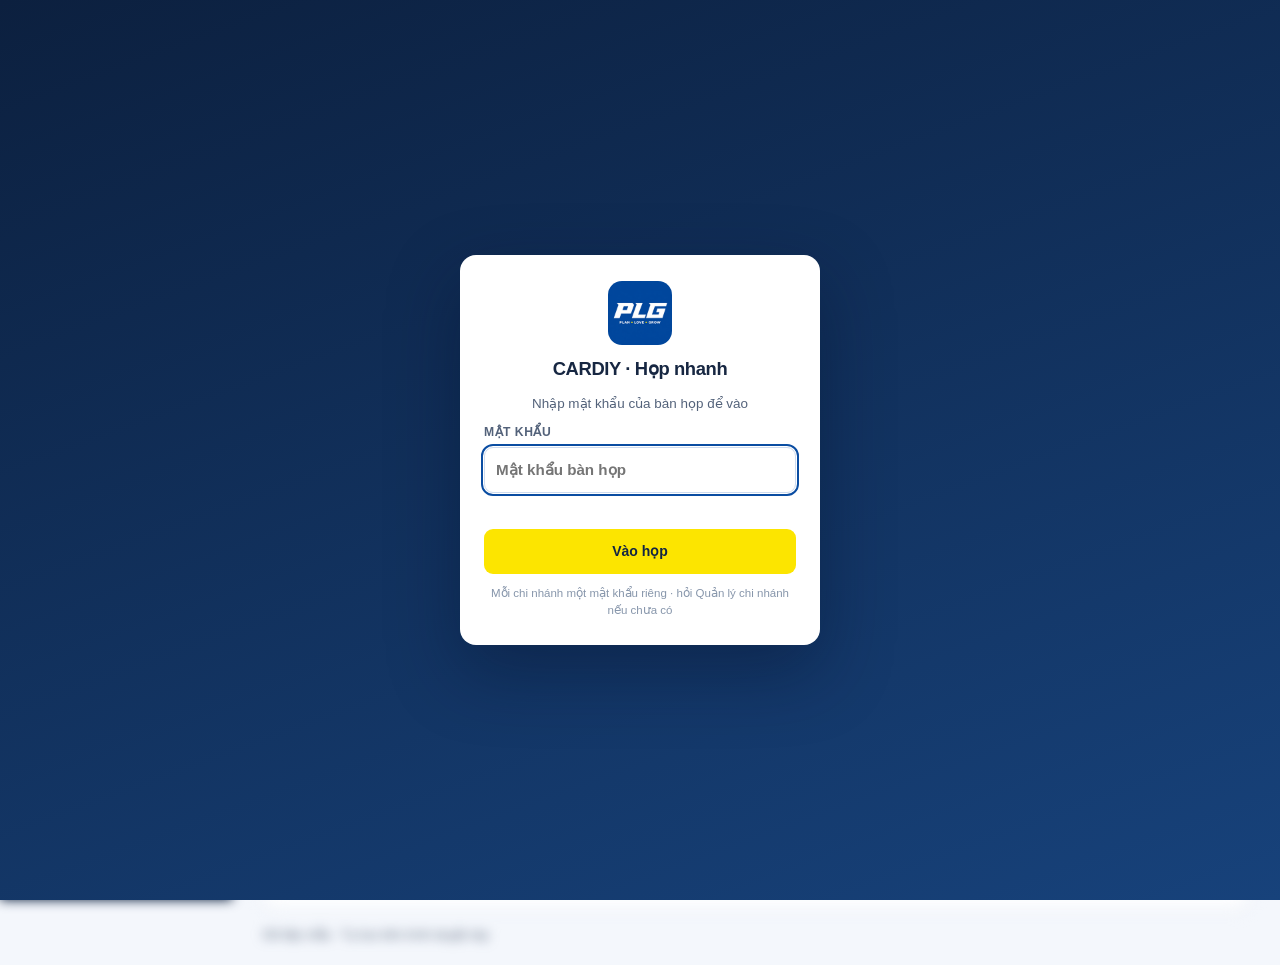
<file: cardiy-hop-tuan/public/index.html>
<!doctype html>
<html lang="vi">
<head>
<meta charset="utf-8">
<meta name="viewport" content="width=device-width,initial-scale=1">
<meta name="description" content="Điều hành họp nhanh theo tuần, tháng, quý và năm của CARDIY.">
<title>CARDIY | Họp nhanh</title>
<meta name="theme-color" content="#0c203f">
<meta name="apple-mobile-web-app-title" content="CARDIY">
<link rel="manifest" href="manifest.webmanifest">
<link rel="icon" href="app-192.png" type="image/png">
<link rel="apple-touch-icon" href="app-180.png">
<link rel="stylesheet" href="style.css">
<script src="vendor/jszip.min.js" defer></script>
<script src="excel.js" defer></script>
<script src="icons.js" defer></script>
<script src="awards.js" defer></script>
<script src="vision-form.js" defer></script>
<script src="annual-plan.js" defer></script>
<script src="strategy-excel.js" defer></script>
<script src="swot.js" defer></script>
<script src="app.js" defer></script>
<script src="excel-ui.js" defer></script>
<script src="assistant.js" defer></script>
<script src="install.js" defer></script>
<script src="nguon.js" defer></script>
<script src="sheet-sync.js" defer></script>
<script src="task-preview.js" defer></script>
<script src="vieclive.js" defer></script>
<script src="nhansu.js" defer></script>
<script src="chiso.js" defer></script>
<script src="cn1-meeting.js" defer></script>
<script src="kychon.js" defer></script>
<script src="vinhdanh.js" defer></script>
<script src="giaoban.js" defer></script>
<script src="bienban.js" defer></script>
<script src="dangnhap.js" defer></script>
</head>
<body>
<div class="shell">
  <aside class="sidebar">
    <a class="brand" href="#" data-view="overview" aria-label="Phi Long Group, tổng quan">
      <img class="brand-logo" src="plg-plan-love-grow.png" width="1254" height="1254" alt="PLG — PLAN • LOVE • GROW">
    </a>
    <div class="side-body"><p class="nav-label">ĐIỀU HÀNH CUỘC HỌP</p><nav id="nav" aria-label="Điều hướng chính"></nav></div>
    <div class="sidebar-foot"><span class="avatar">PL</span><div><strong>Đội vận hành</strong><small>Phi Long Auto</small></div></div>
  </aside>
  <div class="main">
    <header class="top">
      <div class="breadcrumbs"><span>Điều hành</span><span aria-hidden="true">/</span><strong id="crumb">Tổng quan</strong></div>
      <div class="top-controls">
        <label class="select-label"><span class="sr">Chi nhánh</span><select id="branch"><option>PHI LONG 1 · CN1</option><option>PHI LONG 2 · CN2</option><option>PHI LONG 3 · CN3</option><option>Họp chung 3 chi nhánh</option></select></label>
        <button class="button assistant-trigger" id="open-assistant" data-cardiy-icon="assistant" type="button" aria-haspopup="dialog">Trợ lý ô tô</button>
        <button class="button secondary" id="install-app" data-cardiy-icon="install" type="button" aria-haspopup="dialog" hidden>Cài app</button>
        <button class="button secondary" id="open-sheet" data-cardiy-icon="cloud" type="button" aria-haspopup="dialog"><span id="sheet-button-label">Nguồn chuẩn</span></button>
        <span class="avatar top-avatar" title="Đội vận hành">PL</span>
      </div>
    </header>
    <nav class="topnav" id="topnav" aria-label="Điều hướng nhanh"></nav>
    <main id="workspace">
      <div id="content"></div>
      <p class="storage" id="storage">Dữ liệu mẫu · Tự lưu trên trình duyệt này</p>
    </main>
  </div>
</div>
<dialog id="editor">
  <form id="edit-form">
    <div class="panel-head"><h2 id="edit-title"></h2><button class="icon-button" id="close-editor" type="button" aria-label="Đóng">×</button></div>
    <div class="fields" id="fields"></div>
    <div class="form-actions"><button type="button" id="cancel" class="button secondary">Hủy</button><button class="button primary" type="submit">Lưu</button></div>
  </form>
</dialog>
<dialog id="auto-assistant" aria-labelledby="auto-assistant-title">
  <div class="panel-head">
    <div><h2 id="auto-assistant-title">Trợ lý ô tô</h2><p>Soạn câu hỏi để hỏi trên ChatGPT.</p></div>
    <button class="icon-button" id="close-assistant" type="button" aria-label="Đóng trợ lý">×</button>
  </div>
  <div class="assistant-body">
    <div class="assistant-topics" role="group" aria-label="Câu hỏi gợi ý">
      <button class="button secondary" type="button" data-question="reception" data-cardiy-icon="car">Tiếp nhận xe</button>
      <button class="button secondary" type="button" data-question="service" data-cardiy-icon="tire">Lốp &amp; bảo dưỡng</button>
      <button class="button secondary" type="button" data-question="handover" data-cardiy-icon="tasks">Bàn giao ca</button>
      <button class="button secondary" type="button" data-question="customer" data-cardiy-icon="news">Chăm sóc khách hàng</button>
    </div>
    <label for="assistant-question">Câu hỏi của bạn</label>
    <textarea id="assistant-question" rows="4" maxlength="1600" placeholder="Ví dụ: Khi khách báo xe bị rung, cố vấn cần hỏi thêm những thông tin gì?"></textarea>
    <p class="assistant-hint">Chỉ mô tả tình huống. Bỏ tên, số điện thoại và biển số của khách.</p>
    <p id="assistant-status" role="status"></p>
    <div class="assistant-actions">
      <button class="button primary" id="copy-assistant" type="button" disabled>Sao chép câu hỏi</button>
      <a class="button secondary" href="https://chatgpt.com/" target="_blank" rel="noopener noreferrer">Mở ChatGPT</a>
    </div>
  </div>
</dialog>
<dialog id="install-help" aria-labelledby="install-title">
  <div class="panel-head">
    <h2 id="install-title">Cài CARDIY Họp nhanh</h2>
    <form method="dialog"><button class="icon-button" aria-label="Đóng hướng dẫn cài đặt">×</button></form>
  </div>
  <div class="install-instructions">
    <p><strong>iPhone</strong> · Mở trong Safari, chọn <strong>Chia sẻ → Thêm vào Màn hình chính</strong>. Bật <strong>Mở dưới dạng ứng dụng web</strong> nếu có, rồi chọn <strong>Thêm</strong>.</p>
    <p><strong>Android</strong> · Mở trong Chrome, bấm <strong>⋮</strong> rồi chọn <strong>Cài đặt ứng dụng</strong> hoặc <strong>Thêm vào màn hình chính</strong>.</p>
    <p><strong>Máy tính</strong> · Trong Chrome hoặc Edge, tìm biểu tượng cài ứng dụng trên thanh địa chỉ hoặc trong menu.</p>
  </div>
</dialog>
<dialog id="sheet-dialog" aria-labelledby="sheet-title">
  <div class="panel-head">
    <div><h2 id="sheet-title">Nguồn dữ liệu chuẩn</h2><p>Vào: 3 workbook chuẩn CN1 · CN2 · CN3 (live) — Ra: Sheet CARDIY Họp nhanh</p></div>
    <button class="icon-button" id="close-sheet" type="button" aria-label="Đóng nguồn dữ liệu">×</button>
  </div>
  <div class="sheet-dialog-body">
    <p><strong>Chỉ số đọc live, không gõ tay.</strong> Bấm <strong>Đọc số liệu live từ nguồn</strong> để lấy chỉ số tuần · tháng · quý · 6 tháng và mục tiêu 90 ngày thẳng từ 3 workbook hệ thống chuẩn của chi nhánh. Sau khi họp xong, bấm <strong>Lưu lên Google Sheets</strong> để ghi biên bản, việc chốt, vấn đề IDS và điểm họp xuống Sheet nguồn chuẩn. Muốn sửa chỉ tiêu hay số thực đạt thì sửa ở workbook chi nhánh, không sửa trong app.</p>
    <p id="sheet-status" role="status"></p>
    <div class="sheet-actions">
      <button class="button secondary" id="load-sheet" type="button">Đọc số liệu live từ nguồn</button>
      <button class="button primary" id="save-sheet" type="button" hidden>Lưu lên Google Sheets</button>
      <a class="button secondary" id="sheet-sign-in" target="_top" href="/signin-with-chatgpt?return_to=%2F%3Fsheet%3D1" hidden>Đăng nhập ChatGPT</a>
      <button class="button secondary" id="leave-sheet" type="button" hidden>Về dữ liệu trên máy</button>
    </div>
  </div>
</dialog>
<dialog id="cn1-meeting" aria-labelledby="cn1-title">
  <div class="panel-head">
    <div><h2 id="cn1-title">Họp PHI LONG 1 (CN1)</h2><p>Số liệu live từ workbook hệ thống chuẩn CN1</p></div>
    <form method="dialog"><button class="icon-button" aria-label="Đóng bảng họp CN1">×</button></form>
  </div>
  <div class="cn1-body">
    <div class="cn1-controls">
      <label id="cn1-period-control" hidden>Kỳ xem <select id="cn1-period"></select></label>
      <button class="button secondary" id="cn1-refresh" type="button">Tải lại số liệu</button>
      <button class="button secondary" id="cn1-sheet" type="button" hidden>Mở dữ liệu để lưu biên bản</button>
      <button class="button primary" id="cn1-start" type="button" hidden>Vào họp CN1</button>
    </div>
    <p id="cn1-status" role="status"></p>
    <a class="button primary" id="cn1-signin" href="/signin-with-chatgpt?return_to=%2F%3Fcn1%3D1" target="_top" hidden>Đăng nhập ChatGPT</a>
    <div id="cn1-content"></div>
  </div>
</dialog>
<dialog id="task-preview" aria-labelledby="task-preview-title">
  <div class="panel-head">
    <div><h2 id="task-preview-title">Đồng bộ công việc</h2><p>PHI LONG_GROUP · Tab CONG_VIEC</p></div>
    <form method="dialog"><button class="icon-button" aria-label="Đóng kiểm tra công việc">×</button></form>
  </div>
  <div class="sheet-dialog-body">
    <label class="task-link-label" for="task-preview-link">Link Google Sheets</label>
    <input type="url" id="task-preview-link" inputmode="url" placeholder="https://docs.google.com/spreadsheets/…">
    <div class="sheet-actions">
      <button class="button secondary" id="task-preview-load" type="button">Đọc từ Google Sheets</button>
      <button class="button primary" id="task-sync-new" type="button" hidden>Thêm công việc vào Sheet</button>
      <a class="button secondary" id="task-preview-sign-in" target="_top" href="/signin-with-chatgpt?return_to=%2F%3FtaskPreview%3D1" hidden>Đăng nhập ChatGPT</a>
    </div>
    <p id="task-preview-status" role="status"></p>
    <label id="task-preview-filter" hidden>Chi nhánh
      <select id="task-preview-branch"><option value="">Cả 3 chi nhánh</option><option>CN1</option><option>CN2</option><option>CN3</option></select>
    </label>
    <form id="task-sync-editor" hidden>
      <h3 id="task-sync-title"></h3>
      <label id="task-sync-owner" hidden>Người phụ trách<select name="ownerKey"></select></label>
      <label>Tên công việc<input name="title" required maxlength="300"></label>
      <label>Hạn hoàn thành<input name="deadline" type="datetime-local" step="1" required></label>
      <label id="task-sync-state">Trạng thái<select name="status" required><option>Chờ thực hiện</option><option>Đang làm</option><option>Hoàn thành</option></select></label>
      <label id="task-sync-completion">Ngày hoàn thành<input name="completedAt" type="datetime-local" step="1"></label>
      <div class="sheet-actions">
        <button class="button primary" type="submit">Cập nhật vào Sheet</button>
        <button class="button secondary" id="task-sync-cancel" type="button">Hủy sửa</button>
      </div>
      <p id="task-sync-status" role="status"></p>
    </form>
    <div id="task-preview-items"></div>
  </div>
</dialog>
<dialog id="award-celebration" aria-labelledby="award-heading">
  <div class="award-celebration">
    <div id="award-portrait"></div>
    <p id="award-criterion"></p>
    <h2 id="award-heading"></h2>
    <p class="award-result" id="award-result"></p>
    <form method="dialog"><button class="button primary">Đóng</button></form>
  </div>
</dialog>
<div id="toast" role="status"></div>
</body>
</html>
</file>
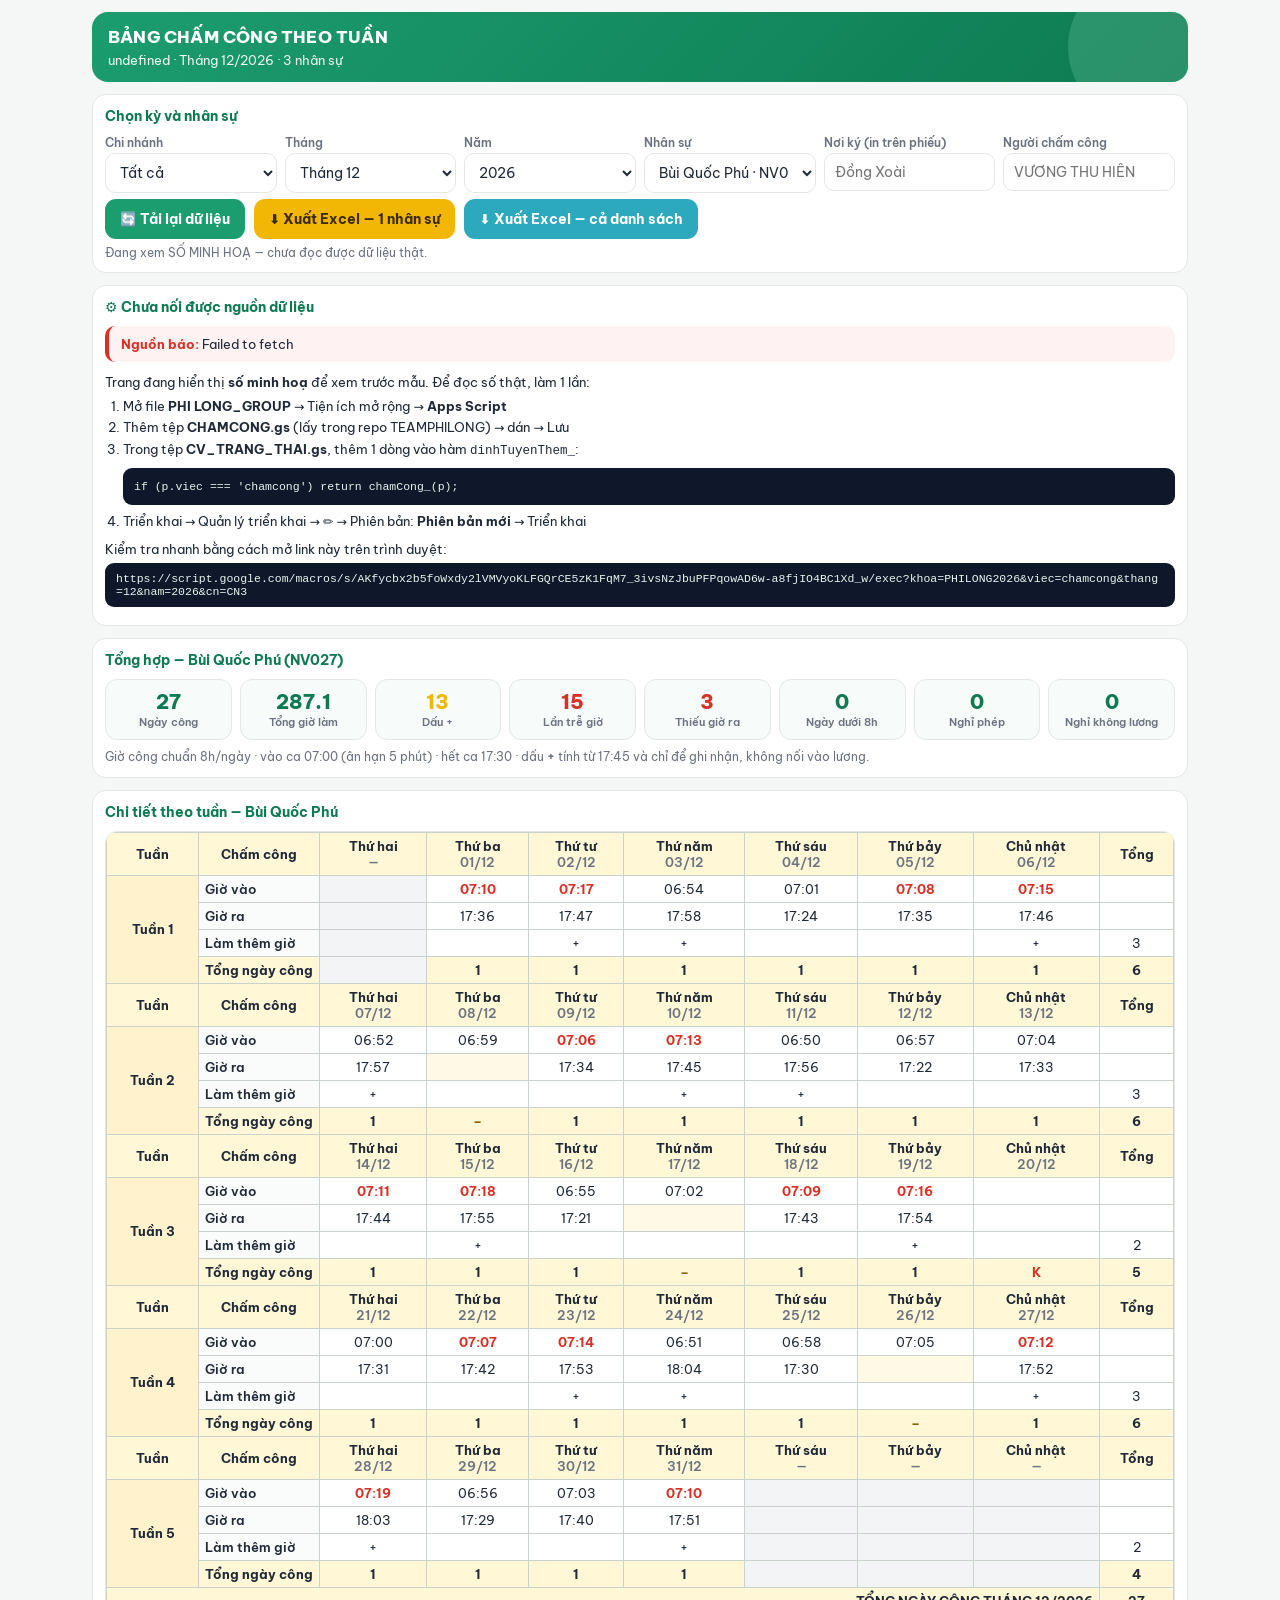
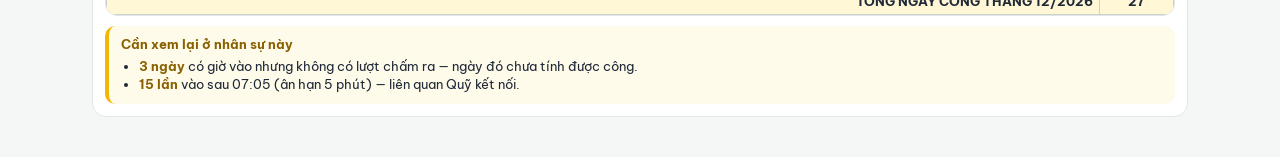
<file: chamcong.html>
<!DOCTYPE html>
<html lang="vi">
<head>
<meta charset="utf-8">
<meta name="viewport" content="width=device-width,initial-scale=1,viewport-fit=cover">
<title>Bảng chấm công · PHI LONG GROUP</title>
<link rel="preconnect" href="https://fonts.googleapis.com">
<link rel="preconnect" href="https://fonts.gstatic.com" crossorigin>
<link href="https://fonts.googleapis.com/css2?family=Be+Vietnam+Pro:wght@400;500;600;700;800&display=swap" rel="stylesheet">
<style>
:root{
  --la:#1B9D6F; --la-dam:#0E7A52; --la-nhat:#7FD1AE;
  --bien:#2CA9BC; --nang:#F2B705; --do:#D93025;
  --nen:#F4F7F5; --the:#FFFFFF; --chu:#1F2937; --mo:#6B7280; --vien:#E3E8E4;
}
*{box-sizing:border-box;-webkit-tap-highlight-color:transparent}
body{margin:0;background:var(--nen);color:var(--chu);
  font-family:'Be Vietnam Pro',system-ui,-apple-system,'Segoe UI',Roboto,Arial,sans-serif;
  font-size:14px;padding-bottom:28px}
.bao{max-width:1120px;margin:0 auto;padding:12px}

.dinh{background:linear-gradient(135deg,var(--la) 0%,var(--la-dam) 100%);color:#fff;
  border-radius:16px;padding:14px 16px;position:relative;overflow:hidden}
.dinh:after{content:"";position:absolute;right:-30px;bottom:-40px;width:150px;height:150px;
  border-radius:50%;background:rgba(127,209,174,.25)}
.dinh h1{margin:0;font-size:17px;font-weight:800;letter-spacing:.2px}
.dinh p{margin:4px 0 0;font-size:12.5px;opacity:.92}

.the{background:var(--the);border:1px solid var(--vien);border-radius:14px;padding:12px;margin-top:12px}
.the h2{margin:0 0 10px;font-size:14px;font-weight:700;color:var(--la-dam);
  display:flex;align-items:center;gap:6px}
.loc{display:grid;grid-template-columns:repeat(auto-fit,minmax(150px,1fr));gap:8px}
label.nhan{display:block;font-size:11.5px;font-weight:600;color:var(--mo);margin-bottom:3px}
select,input{width:100%;padding:9px 10px;border:1px solid var(--vien);border-radius:10px;
  font-family:inherit;font-size:13.5px;background:#fff;color:var(--chu)}
select:focus,input:focus{outline:2px solid var(--la-nhat);border-color:var(--la)}

.nut{display:inline-flex;align-items:center;justify-content:center;gap:7px;border:0;cursor:pointer;
  padding:11px 15px;border-radius:11px;font-family:inherit;font-size:13.5px;font-weight:700;color:#fff;
  background:var(--la);margin:6px 6px 0 0}
.nut:active{transform:translateY(1px)}
.nut.vang{background:var(--nang);color:#3A2B00}
.nut.bien{background:var(--bien)}
.nut.vien{background:#fff;color:var(--la-dam);border:1.5px solid var(--la)}
.nut[disabled]{opacity:.5;cursor:not-allowed}

.sl{display:grid;grid-template-columns:repeat(auto-fit,minmax(104px,1fr));gap:8px}
.o{background:#F7FBF9;border:1px solid var(--vien);border-radius:12px;padding:10px;text-align:center}
.o b{display:block;font-size:20px;font-weight:800;color:var(--la-dam);line-height:1.15}
.o span{display:block;font-size:11px;color:var(--mo);margin-top:2px;font-weight:600}
.o.canh b{color:var(--nang)} .o.xau b{color:var(--do)}

.cuon{overflow:auto;-webkit-overflow-scrolling:touch;border:1px solid var(--vien);border-radius:12px}
table.bc{border-collapse:collapse;width:100%;min-width:760px;font-size:12.5px;background:#fff}
table.bc th,table.bc td{border:1px solid #C9D2CB;padding:5px 6px;text-align:center;white-space:nowrap}
table.bc th{background:#FFF7D6;font-weight:700}
table.bc td.nhan-o{text-align:left;font-weight:600;background:#FAFCFB}
table.bc td.tuan{background:#FFF2CC;font-weight:700}
table.bc tr.tong td{background:#FFF7D6;font-weight:700}
table.bc td.k{background:#FFE2E2;color:var(--do);font-weight:800}
table.bc td.p{background:#E8F0FE;color:#1A56C4;font-weight:800}
table.bc td.tre{color:var(--do);font-weight:700}
table.bc td.thieu{background:#FFF9E6;color:#8A6100;font-weight:700}
table.bc td.dang{color:var(--bien);font-weight:700}
.cn-o{display:inline-block;padding:1px 7px;border-radius:999px;background:#E9F6F0;
  color:var(--la-dam);font-size:11px;font-weight:700}

.canhbao{margin-top:10px;border-left:4px solid var(--nang);background:#FFFBEB;
  border-radius:10px;padding:10px 12px;font-size:12.5px}
.canhbao b{color:#8A6100}
.canhbao ul{margin:6px 0 0 18px;padding:0} .canhbao li{margin:2px 0}
.loi{border-left-color:var(--do);background:#FEF2F2}
.loi b{color:var(--do)}
.chu-y{font-size:11.5px;color:var(--mo);margin-top:8px;line-height:1.5}
.an{display:none}
.tai{margin-top:6px;font-size:12px;color:var(--mo)}
.dang{display:inline-block;width:14px;height:14px;border:2px solid #fff;border-top-color:transparent;
  border-radius:50%;animation:q .7s linear infinite;vertical-align:-2px}
@keyframes q{to{transform:rotate(360deg)}}
code.lenh{display:block;background:#0F172A;color:#E6F4EE;padding:9px 11px;border-radius:9px;
  font-size:11.5px;overflow:auto;margin:6px 0;white-space:pre-wrap;word-break:break-all}
</style>
</head>
<body>
<div class="bao">

  <div class="dinh">
    <h1>BẢNG CHẤM CÔNG THEO TUẦN</h1>
    <p id="phuDe">PHI LONG GROUP · đang tải dữ liệu…</p>
  </div>

  <div class="the" id="theLoc">
    <h2>Chọn kỳ và nhân sự</h2>
    <div class="loc">
      <div><label class="nhan">Chi nhánh</label>
        <select id="cn">
          <option value="ALL">Tất cả</option>
          <option value="CN1">PHI LONG 1 (CN1)</option>
          <option value="CN2">PHI LONG 2 (CN2)</option>
          <option value="CN3">PHI LONG 3 (CN3)</option>
          <option value="CN5">CN5 (HIKASA)</option>
          <option value="BGĐ">BGĐ</option>
        </select></div>
      <div><label class="nhan">Tháng</label><select id="thang"></select></div>
      <div><label class="nhan">Năm</label><select id="nam"></select></div>
      <div><label class="nhan">Nhân sự</label><select id="nv"></select></div>
      <div><label class="nhan">Nơi ký (in trên phiếu)</label><input id="noiKy" placeholder="Đồng Xoài"></div>
      <div><label class="nhan">Người chấm công</label><input id="nguoiCham" placeholder="VƯƠNG THU HIỀN"></div>
    </div>
    <button class="nut" id="btLoad">🔄 Tải lại dữ liệu</button>
    <button class="nut vang" id="btX1">⬇️ Xuất Excel — 1 nhân sự</button>
    <button class="nut bien" id="btXAll">⬇️ Xuất Excel — cả danh sách</button>
    <div class="tai" id="tai"></div>
  </div>

  <div id="hdCard" class="the an">
    <h2>⚙️ Chưa nối được nguồn dữ liệu</h2>
    <div id="hdNoiDung"></div>
  </div>

  <div class="the" id="theTT">
    <h2 id="ttTieuDe">Tổng hợp tháng</h2>
    <div class="sl" id="slBox"></div>
    <div class="chu-y">Giờ công chuẩn 8h/ngày · vào ca 07:00 (ân hạn 5 phút) · hết ca 17:30 ·
      dấu <b>+</b> tính từ 17:45 và chỉ để ghi nhận, không nối vào lương.</div>
  </div>

  <div class="the">
    <h2 id="bcTieuDe">Chi tiết theo tuần</h2>
    <div class="cuon"><div id="bcBox"></div></div>
    <div id="cbBox"></div>
  </div>

</div>

<script>
/* ================================================================
   1. CẤU HÌNH — CHỈ SỬA Ở ĐÂY
   ================================================================ */
var CAU_HINH = {
  /* Web App Apps Script của PHI LONG_GROUP (cùng URL với giaoban.html).
     Cần dán thêm tệp CHAMCONG.gs vào dự án rồi deploy phiên bản mới. */
  API : 'https://script.google.com/macros/s/AKfycbx2b5foWxdy2lVMVyoKLFGQrCE5zK1FqM7_3ivsNzJbuPFPqowAD6w-a8fjIO4BC1Xd_w/exec',
  KHOA: 'PHILONG2026',
  NOI_KY: { CN1:'Đồng Xoài', CN2:'Đồng Xoài', CN3:'Thủ Dầu Một', CN5:'Thủ Dầu Một', 'BGĐ':'Đồng Xoài', ALL:'Đồng Xoài' },
  TEN_CN: { CN1:'PHI LONG 1 (CN1)', CN2:'PHI LONG 2 (CN2)', CN3:'PHI LONG 3 (CN3)', CN5:'CN5 - HIKASA', 'BGĐ':'Ban giám đốc' },
  NGUOI_CHAM: ''
};

var THU = ['Thứ hai','Thứ ba','Thứ tư','Thứ năm','Thứ sáu','Thứ bảy','Chủ nhật'];
var DL = null;      // dữ liệu đang hiển thị
var Q  = {};        // tham số URL

/* ================================================================
   2. TIỆN ÍCH
   ================================================================ */
function el(id){ return document.getElementById(id); }
function esc(s){ return String(s==null?'':s).replace(/&/g,'&amp;').replace(/</g,'&lt;')
  .replace(/>/g,'&gt;').replace(/"/g,'&quot;').replace(/'/g,'&apos;'); }
function hai(n){ return (n<10?'0':'')+n; }
function soNgayThang(thang,nam){ return new Date(nam,thang,0).getDate(); }
/* 0=Thứ hai … 6=Chủ nhật */
function thuVN(nam,thang,ngay){ return (new Date(nam,thang-1,ngay).getDay()+6)%7; }

/* Chia tháng thành các tuần Thứ hai → Chủ nhật, giống mẫu giấy đang dùng */
function chiaTuan(thang,nam){
  var sn = soNgayThang(thang,nam), tuan = [], cur = [null,null,null,null,null,null,null], co = false;
  for (var d=1; d<=sn; d++){
    var t = thuVN(nam,thang,d);
    if (t===0 && co){ tuan.push(cur); cur=[null,null,null,null,null,null,null]; }
    cur[t]=d; co=true;
    if (d===sn) tuan.push(cur);
  }
  return tuan;
}

function phutTu(hhmm){
  var m = String(hhmm||'').match(/^(\d{1,2}):(\d{2})/);
  return m ? (+m[1])*60 + (+m[2]) : null;
}

/* ================================================================
   3. TẢI DỮ LIỆU
   ================================================================ */
function tai(){
  var cn = el('cn').value, thang = el('thang').value, nam = el('nam').value;
  el('tai').textContent = 'Đang đọc bảng CHAM_CONG…';
  el('btLoad').disabled = true;
  var u = CAU_HINH.API + '?khoa=' + encodeURIComponent(CAU_HINH.KHOA)
        + '&viec=chamcong&thang=' + thang + '&nam=' + nam + '&cn=' + encodeURIComponent(cn)
        + '&t=' + Date.now();
  fetch(u, { method:'GET' })
    .then(function(r){ return r.json(); })
    .then(function(j){
      el('btLoad').disabled = false;
      if (!j || !j.ok){ chuaNoi(j && j.loi ? j.loi : 'Nguồn trả về rỗng'); return; }
      el('hdCard').classList.add('an');
      DL = j; napNhanSu(); ve();
      el('tai').textContent = 'Nguồn: bảng CHAM_CONG · PHI LONG_GROUP · đọc lúc ' + (j.ngay_chay||'');
    })
    .catch(function(e){ el('btLoad').disabled=false; chuaNoi(String(e&&e.message||e)); });
}

function chuaNoi(loi){
  DL = duLieuMinhHoa();
  napNhanSu(); ve();
  el('tai').textContent = 'Đang xem SỐ MINH HOẠ — chưa đọc được dữ liệu thật.';
  el('hdCard').classList.remove('an');
  el('hdNoiDung').innerHTML =
    '<div class="canhbao loi"><b>Nguồn báo:</b> ' + esc(loi) + '</div>' +
    '<p style="font-size:12.5px;line-height:1.6;margin:10px 0 4px">' +
    'Trang đang hiển thị <b>số minh hoạ</b> để xem trước mẫu. Để đọc số thật, làm 1 lần:</p>' +
    '<ol style="font-size:12.5px;line-height:1.7;margin:0 0 4px 18px;padding:0">' +
    '<li>Mở file <b>PHI LONG_GROUP</b> → Tiện ích mở rộng → <b>Apps Script</b></li>' +
    '<li>Thêm tệp <b>CHAMCONG.gs</b> (lấy trong repo TEAMPHILONG) → dán → Lưu</li>' +
    '<li>Trong tệp <b>CV_TRANG_THAI.gs</b>, thêm 1 dòng vào hàm <code>dinhTuyenThem_</code>:' +
    '<code class="lenh">if (p.viec === \'chamcong\') return chamCong_(p);</code></li>' +
    '<li>Triển khai → Quản lý triển khai → ✏️ → Phiên bản: <b>Phiên bản mới</b> → Triển khai</li>' +
    '</ol>' +
    '<p style="font-size:12.5px;margin:8px 0 0">Kiểm tra nhanh bằng cách mở link này trên trình duyệt:</p>' +
    '<code class="lenh">' + esc(CAU_HINH.API + '?khoa=' + CAU_HINH.KHOA +
      '&viec=chamcong&thang=' + el('thang').value + '&nam=' + el('nam').value + '&cn=CN3') + '</code>';
}

function napNhanSu(){
  var s = el('nv'), cu = s.value;
  s.innerHTML = '';
  if (!DL) return;
  var ds = DL.nhan_su.slice().sort(function(a,b){
    return (a.cn+a.ten).localeCompare(b.cn+b.ten,'vi');
  });
  ds.forEach(function(x){
    var o = document.createElement('option');
    o.value = x.ma;
    o.textContent = x.ten + ' · ' + x.ma + (x.cn ? ' · ' + x.cn : '') + (x.ngoai_ds ? ' ⚠' : '');
    s.appendChild(o);
  });
  if (Q.ma && DL.ngay[Q.ma]) s.value = Q.ma;
  else if (cu && DL.ngay[cu] !== undefined) s.value = cu;
}

/* ================================================================
   4. DỰNG MÔ HÌNH 1 PHIẾU (dùng chung cho hiển thị và xuất Excel)
   ================================================================ */
function moHinh(ma){
  var ng = (DL.ngay[ma] || {}), np = (DL.nghi[ma] || {});
  var ns = null;
  DL.nhan_su.forEach(function(x){ if (x.ma===ma) ns=x; });
  if (!ns) ns = { ma:ma, ten:ma, bo_phan:'', cn:'', vi_tri:'' };

  var tuan = chiaTuan(DL.thang, DL.nam);
  var khoi = tuan.map(function(w,i){
    var o = { so:i+1, ngay:w, vao:[], ra:[], them:[], cong:[],
              tCong:0, tThem:0, tKL:0, tLe:0, tP:0 };
    for (var k=0;k<7;k++){
      var d = w[k];
      if (d==null){ o.vao.push(null); o.ra.push(null); o.them.push(null); o.cong.push(null); continue; }
      /* Ngoài phạm vi app đã chạy (trước ngày đầu tiên có dữ liệu, hoặc sau hôm nay):
         để TRỐNG, không đánh "K" vắng cho nhân sự. */
      var batDau = DL.ngay_bat_dau || 0, hnay = DL.hom_nay || 0;
      if ((batDau && d < batDau) || (hnay && d > hnay)){
        o.vao.push({t:''}); o.ra.push({t:''}); o.them.push({t:''}); o.cong.push({t:'',loai:''});
        continue;
      }
      var r = ng[d], loai = np[d] || '';
      if (r && (r.vao || r.ra)){
        var dangLam = (r.canh_bao||[]).indexOf('dang_lam') >= 0;
        o.vao.push({ t:r.vao || '', tre:(r.canh_bao||[]).indexOf('tre')>=0 });
        o.ra.push({ t:r.ra || '', thieu:(r.canh_bao||[]).indexOf('thieu_ra')>=0 });
        o.them.push({ t: r.dau_cong ? '+' : '' });
        /* Có chấm vào mà thiếu lượt ra: KHÔNG ghi "K" (K = vắng) để không trừ oan công,
           ghi dấu "–" và tô ô cảnh báo cho người duyệt xử lý. */
        var tCong = r.cong ? 1 : (loai ? loai : (dangLam ? '…' : ((r.vao || r.ra) ? '–' : 'K')));
        o.cong.push({ t: tCong, gio: r.gio,
                      loai: r.cong ? '' : (loai ? 'p'
                            : (dangLam ? 'dang' : (tCong === '–' ? 'thieu' : 'k'))) });
        o.tCong += r.cong ? 1 : 0;
        o.tThem += r.dau_cong ? 1 : 0;
        if (!r.cong && loai==='KL') o.tKL++;
        if (!r.cong && loai==='L') o.tLe++;
        if (!r.cong && loai==='P') o.tP++;
      } else if (loai){
        o.vao.push({t:''}); o.ra.push({t:''}); o.them.push({t:''});
        o.cong.push({ t:loai, loai:'p' });
        if (loai==='KL') o.tKL++; else if (loai==='L') o.tLe++; else o.tP++;
      } else {
        o.vao.push({t:''}); o.ra.push({t:''}); o.them.push({t:''});
        o.cong.push({ t:'K', loai:'k' });
      }
    }
    return o;
  });

  var tt = DL.tom_tat[ma] || {};
  return { ns:ns, thang:DL.thang, nam:DL.nam, khoi:khoi, tom_tat:tt,
           tCong: khoi.reduce(function(s,x){return s+x.tCong;},0),
           tThem: khoi.reduce(function(s,x){return s+x.tThem;},0),
           noiKy: el('noiKy').value || CAU_HINH.NOI_KY[ns.cn] || 'Đồng Xoài',
           nguoiCham: el('nguoiCham').value || CAU_HINH.NGUOI_CHAM || '' };
}

/* ================================================================
   5. HIỂN THỊ
   ================================================================ */
function ve(){
  if (!DL){ return; }
  var ma = el('nv').value;
  if (!ma){ el('bcBox').innerHTML = '<p style="padding:12px">Không có nhân sự nào trong kỳ này.</p>'; return; }
  var M = moHinh(ma);

  el('phuDe').textContent = CAU_HINH.TEN_CN[el('cn').value] + ' · Tháng ' +
    M.thang + '/' + M.nam + ' · ' + DL.nhan_su.length + ' nhân sự';
  el('ttTieuDe').textContent = 'Tổng hợp — ' + M.ns.ten + ' (' + M.ns.ma + ')';
  el('bcTieuDe').textContent = 'Chi tiết theo tuần — ' + M.ns.ten;

  var t = M.tom_tat;
  el('slBox').innerHTML =
    o_('Ngày công', M.tCong, '') +
    o_('Tổng giờ làm', (t.gio||0).toFixed(1), '') +
    o_('Dấu +', M.tThem, M.tThem? 'canh':'') +
    o_('Lần trễ giờ', t.tre||0, (t.tre?'xau':'')) +
    o_('Thiếu giờ ra', t.thieu_ra||0, (t.thieu_ra?'xau':'')) +
    (t.dang_lam ? o_('Hôm nay đang trong ca', t.dang_lam, 'canh') : '') +
    o_('Ngày dưới 8h', t.duoi_8h||0, (t.duoi_8h?'canh':'')) +
    o_('Nghỉ phép', t.nghi_p||0, '') +
    o_('Nghỉ không lương', t.nghi_kl||0, '');

  el('bcBox').innerHTML = bangHTML(M);
  el('cbBox').innerHTML = canhBaoHTML(M);
}
function o_(ten,gt,cls){
  return '<div class="o '+cls+'"><b>'+esc(gt)+'</b><span>'+esc(ten)+'</span></div>';
}

function bangHTML(M){
  var h = '<table class="bc">';
  M.khoi.forEach(function(w){
    h += '<tr><th style="width:92px">Tuần</th><th style="width:118px">Chấm công</th>';
    for (var k=0;k<7;k++){
      h += '<th>' + THU[k] + '<br><span style="font-weight:600;color:#6B7280">' +
           (w.ngay[k]==null ? '—' : hai(w.ngay[k]) + '/' + hai(M.thang)) + '</span></th>';
    }
    h += '<th style="width:74px">Tổng</th></tr>';

    h += '<tr><td class="tuan" rowspan="4">Tuần ' + w.so + '</td><td class="nhan-o">Giờ vào</td>';
    for (var k=0;k<7;k++) h += o2(w.vao[k], w.vao[k]&&w.vao[k].tre?'tre':'');
    h += '<td></td></tr>';

    h += '<tr><td class="nhan-o">Giờ ra</td>';
    for (var k=0;k<7;k++) h += o2(w.ra[k], w.ra[k]&&w.ra[k].thieu?'thieu':'');
    h += '<td></td></tr>';

    h += '<tr><td class="nhan-o">Làm thêm giờ</td>';
    for (var k=0;k<7;k++) h += o2(w.them[k], '');
    h += '<td>' + (w.tThem||'') + '</td></tr>';

    h += '<tr class="tong"><td class="nhan-o">Tổng ngày công</td>';
    for (var k=0;k<7;k++){
      var c = w.cong[k];
      if (c==null) h += '<td style="background:#F3F4F6"></td>';
      else h += '<td class="' + (c.loai||'') + '" title="' + (c.gio?c.gio+' giờ':'') + '">' + esc(c.t) + '</td>';
    }
    h += '<td>' + w.tCong + '</td></tr>';
  });
  h += '<tr class="tong"><td colspan="9" style="text-align:right">TỔNG NGÀY CÔNG THÁNG ' +
       M.thang + '/' + M.nam + '</td><td>' + M.tCong + '</td></tr>';
  h += '</table>';
  return h;
}
function o2(c,cls){
  if (c==null) return '<td style="background:#F3F4F6"></td>';
  return '<td class="'+cls+'">' + esc(c.t||'') + '</td>';
}

function canhBaoHTML(M){
  var t = M.tom_tat, r = '';
  var ds = [];
  if (t.thieu_ra) ds.push('<b>' + t.thieu_ra + ' ngày</b> có giờ vào nhưng không có lượt chấm ra — ngày đó chưa tính được công.');
  if (t.tre)      ds.push('<b>' + t.tre + ' lần</b> vào sau 07:05 (ân hạn 5 phút) — liên quan Quỹ kết nối.');
  if (t.duoi_8h)  ds.push('<b>' + t.duoi_8h + ' ngày</b> tổng giờ làm dưới 8 giờ.');
  if (ds.length) r += '<div class="canhbao"><b>Cần xem lại ở nhân sự này</b><ul><li>' + ds.join('</li><li>') + '</li></ul></div>';

  var loi = (DL.loi_du_lieu||[]).filter(function(x){ return !x.ma || x.ma===M.ns.ma; });
  if (loi.length){
    var s = loi.slice(0,12).map(function(x){
      return esc((x.ngay? x.ngay+': ':'') + x.mo_ta);
    }).join('</li><li>');
    r += '<div class="canhbao loi"><b>Lỗi dữ liệu thô (' + loi.length + ')</b><ul><li>' + s + '</li></ul>' +
         (loi.length>12 ? '<div style="margin-top:4px">… và ' + (loi.length-12) + ' dòng nữa.</div>' : '') +
         '</div>';
  }
  return r;
}

/* ================================================================
   6. BỘ GHI FILE EXCEL (.xlsx) — tự viết, KHÔNG dùng thư viện ngoài
   ================================================================ */
var XL = (function(){

  /* ---- CRC32 ---- */
  var BANG = (function(){
    var t = new Uint32Array(256);
    for (var n=0;n<256;n++){
      var c = n;
      for (var k=0;k<8;k++) c = (c & 1) ? (0xEDB88320 ^ (c>>>1)) : (c>>>1);
      t[n] = c>>>0;
    }
    return t;
  })();
  function crc32(u8){
    var c = 0xFFFFFFFF;
    for (var i=0;i<u8.length;i++) c = BANG[(c ^ u8[i]) & 0xFF] ^ (c>>>8);
    return (c ^ 0xFFFFFFFF)>>>0;
  }
  function utf8(s){
    if (typeof TextEncoder!=='undefined') return new TextEncoder().encode(s);
    var b = unescape(encodeURIComponent(s)), u = new Uint8Array(b.length);
    for (var i=0;i<b.length;i++) u[i]=b.charCodeAt(i);
    return u;
  }

  /* ---- ZIP (lưu nguyên, không nén) ---- */
  function zip(files){
    var parts = [], cd = [], off = 0, n = files.length;
    files.forEach(function(f){
      var ten = utf8(f.ten), d = f.data, c = crc32(d);
      var lh = new Uint8Array(30 + ten.length), v = new DataView(lh.buffer);
      v.setUint32(0, 0x04034b50, true); v.setUint16(4, 20, true); v.setUint16(6, 0x0800, true);
      v.setUint16(8, 0, true); v.setUint16(10, 0, true); v.setUint16(12, 0x21, true);
      v.setUint32(14, c, true); v.setUint32(18, d.length, true); v.setUint32(22, d.length, true);
      v.setUint16(26, ten.length, true); v.setUint16(28, 0, true);
      lh.set(ten, 30);
      parts.push(lh, d);

      var ch = new Uint8Array(46 + ten.length), w = new DataView(ch.buffer);
      w.setUint32(0, 0x02014b50, true); w.setUint16(4, 20, true); w.setUint16(6, 20, true);
      w.setUint16(8, 0x0800, true); w.setUint16(10, 0, true);
      w.setUint16(12, 0, true); w.setUint16(14, 0x21, true);
      w.setUint32(16, c, true); w.setUint32(20, d.length, true); w.setUint32(24, d.length, true);
      w.setUint16(28, ten.length, true); w.setUint16(30, 0, true); w.setUint16(32, 0, true);
      w.setUint16(34, 0, true); w.setUint16(36, 0, true); w.setUint32(38, 0, true);
      w.setUint32(42, off, true);
      ch.set(ten, 46);
      cd.push(ch);
      off += lh.length + d.length;
    });
    var cdLen = cd.reduce(function(s,x){ return s + x.length; }, 0);
    var eo = new Uint8Array(22), e = new DataView(eo.buffer);
    e.setUint32(0, 0x06054b50, true); e.setUint16(4,0,true); e.setUint16(6,0,true);
    e.setUint16(8, n, true); e.setUint16(10, n, true);
    e.setUint32(12, cdLen, true); e.setUint32(16, off, true); e.setUint16(20, 0, true);

    var tong = parts.reduce(function(s,x){ return s+x.length; },0) + cdLen + 22;
    var ra = new Uint8Array(tong), p = 0;
    parts.forEach(function(x){ ra.set(x,p); p += x.length; });
    cd.forEach(function(x){ ra.set(x,p); p += x.length; });
    ra.set(eo, p);
    return ra;
  }

  function xe(s){ return String(s==null?'':s)
    .replace(/&/g,'&amp;').replace(/</g,'&lt;').replace(/>/g,'&gt;')
    .replace(/"/g,'&quot;').replace(/\u0000/g,''); }

  function cot(i){ var s=''; i++; while(i>0){ var r=(i-1)%26; s=String.fromCharCode(65+r)+s; i=(i-1-r)/26; } return s; }
  function ref(r,c){ return cot(c) + r; }
  function serial(nam,thang,ngay){
    return Math.round((Date.UTC(nam,thang-1,ngay) - Date.UTC(1899,11,30))/86400000);
  }

  /* ---- styles.xml ---- */
  var STYLES =
  '<?xml version="1.0" encoding="UTF-8" standalone="yes"?>' +
  '<styleSheet xmlns="http://schemas.openxmlformats.org/spreadsheetml/2006/main">' +
  '<numFmts count="2">' +
    '<numFmt numFmtId="164" formatCode="dd/mm"/>' +
    '<numFmt numFmtId="165" formatCode="0.0"/>' +
  '</numFmts>' +
  '<fonts count="5">' +
    '<font><sz val="10"/><name val="Arial"/></font>' +
    '<font><b/><sz val="10"/><name val="Arial"/></font>' +
    '<font><b/><sz val="11"/><name val="Arial"/></font>' +
    '<font><b/><sz val="10"/><color rgb="FFC00000"/><name val="Arial"/></font>' +
    '<font><sz val="9"/><color rgb="FF6B7280"/><name val="Arial"/></font>' +
  '</fonts>' +
  '<fills count="9">' +
    '<fill><patternFill patternType="none"/></fill>' +
    '<fill><patternFill patternType="gray125"/></fill>' +
    '<fill><patternFill patternType="solid"><fgColor rgb="FFFFFF00"/><bgColor indexed="64"/></patternFill></fill>' +
    '<fill><patternFill patternType="solid"><fgColor rgb="FFFFF2CC"/><bgColor indexed="64"/></patternFill></fill>' +
    '<fill><patternFill patternType="solid"><fgColor rgb="FFFFC000"/><bgColor indexed="64"/></patternFill></fill>' +
    '<fill><patternFill patternType="solid"><fgColor rgb="FFFFE2E2"/><bgColor indexed="64"/></patternFill></fill>' +
    '<fill><patternFill patternType="solid"><fgColor rgb="FFFFF9E6"/><bgColor indexed="64"/></patternFill></fill>' +
    '<fill><patternFill patternType="solid"><fgColor rgb="FFD9EAD3"/><bgColor indexed="64"/></patternFill></fill>' +
    '<fill><patternFill patternType="solid"><fgColor rgb="FFE8F0FE"/><bgColor indexed="64"/></patternFill></fill>' +
  '</fills>' +
  '<borders count="2">' +
    '<border><left/><right/><top/><bottom/><diagonal/></border>' +
    '<border><left style="thin"><color indexed="64"/></left><right style="thin"><color indexed="64"/></right>' +
    '<top style="thin"><color indexed="64"/></top><bottom style="thin"><color indexed="64"/></bottom><diagonal/></border>' +
  '</borders>' +
  '<cellStyleXfs count="1"><xf numFmtId="0" fontId="0" fillId="0" borderId="0"/></cellStyleXfs>' +
  '<cellXfs count="19">' +
    /* 0 */ '<xf numFmtId="0" fontId="0" fillId="0" borderId="0" xfId="0"/>' +
    /* 1 */ '<xf numFmtId="0" fontId="1" fillId="0" borderId="1" xfId="0" applyFont="1" applyBorder="1" applyAlignment="1"><alignment horizontal="center" vertical="center"/></xf>' +
    /* 2 */ '<xf numFmtId="0" fontId="2" fillId="0" borderId="1" xfId="0" applyFont="1" applyBorder="1" applyAlignment="1"><alignment horizontal="center" vertical="center"/></xf>' +
    /* 3 */ '<xf numFmtId="0" fontId="1" fillId="2" borderId="1" xfId="0" applyFont="1" applyFill="1" applyBorder="1" applyAlignment="1"><alignment horizontal="center" vertical="center" wrapText="1"/></xf>' +
    /* 4 */ '<xf numFmtId="0" fontId="0" fillId="0" borderId="1" xfId="0" applyBorder="1" applyAlignment="1"><alignment horizontal="center" vertical="center"/></xf>' +
    /* 5 */ '<xf numFmtId="0" fontId="0" fillId="0" borderId="1" xfId="0" applyBorder="1" applyAlignment="1"><alignment horizontal="left" vertical="center"/></xf>' +
    /* 6 */ '<xf numFmtId="0" fontId="1" fillId="3" borderId="1" xfId="0" applyFont="1" applyFill="1" applyBorder="1" applyAlignment="1"><alignment horizontal="center" vertical="center"/></xf>' +
    /* 7 */ '<xf numFmtId="0" fontId="1" fillId="4" borderId="1" xfId="0" applyFont="1" applyFill="1" applyBorder="1" applyAlignment="1"><alignment horizontal="center" vertical="center"/></xf>' +
    /* 8 */ '<xf numFmtId="0" fontId="1" fillId="2" borderId="1" xfId="0" applyFont="1" applyFill="1" applyBorder="1" applyAlignment="1"><alignment horizontal="center" vertical="center"/></xf>' +
    /* 9 */ '<xf numFmtId="0" fontId="0" fillId="0" borderId="0" xfId="0" applyAlignment="1"><alignment horizontal="center" vertical="center"/></xf>' +
    /*10 */ '<xf numFmtId="0" fontId="1" fillId="0" borderId="0" xfId="0" applyFont="1" applyAlignment="1"><alignment horizontal="center" vertical="center"/></xf>' +
    /*11 */ '<xf numFmtId="0" fontId="3" fillId="5" borderId="1" xfId="0" applyFont="1" applyFill="1" applyBorder="1" applyAlignment="1"><alignment horizontal="center" vertical="center"/></xf>' +
    /*12 */ '<xf numFmtId="164" fontId="1" fillId="2" borderId="1" xfId="0" applyNumberFormat="1" applyFont="1" applyFill="1" applyBorder="1" applyAlignment="1"><alignment horizontal="center" vertical="center"/></xf>' +
    /*13 */ '<xf numFmtId="165" fontId="0" fillId="0" borderId="1" xfId="0" applyNumberFormat="1" applyBorder="1" applyAlignment="1"><alignment horizontal="center" vertical="center"/></xf>' +
    /*14 */ '<xf numFmtId="0" fontId="1" fillId="7" borderId="1" xfId="0" applyFont="1" applyFill="1" applyBorder="1" applyAlignment="1"><alignment horizontal="center" vertical="center" wrapText="1"/></xf>' +
    /*15 */ '<xf numFmtId="0" fontId="0" fillId="0" borderId="0" xfId="0" applyAlignment="1"><alignment horizontal="left" vertical="center"/></xf>' +
    /*16 */ '<xf numFmtId="0" fontId="0" fillId="6" borderId="1" xfId="0" applyFill="1" applyBorder="1" applyAlignment="1"><alignment horizontal="center" vertical="center"/></xf>' +
    /*17 */ '<xf numFmtId="0" fontId="4" fillId="0" borderId="0" xfId="0" applyFont="1" applyAlignment="1"><alignment horizontal="left" vertical="center"/></xf>' +
    /*18 */ '<xf numFmtId="0" fontId="1" fillId="8" borderId="1" xfId="0" applyFont="1" applyFill="1" applyBorder="1" applyAlignment="1"><alignment horizontal="center" vertical="center"/></xf>' +
  '</cellXfs>' +
  '<cellStyles count="1"><cellStyle name="Normal" xfId="0" builtinId="0"/></cellStyles>' +
  '</styleSheet>';

  /* ---- Dựng 1 sheet từ mô tả { cols, rows:[{r,h,cells:[{c,s,v,t}]}], merges:[], ten } ---- */
  function sheetXML(sh){
    var x = '<?xml version="1.0" encoding="UTF-8" standalone="yes"?>' +
      '<worksheet xmlns="http://schemas.openxmlformats.org/spreadsheetml/2006/main">' +
      '<sheetPr><pageSetUpPr fitToPage="1"/></sheetPr>';
    if (sh.cols && sh.cols.length){
      x += '<cols>';
      sh.cols.forEach(function(c){
        x += '<col min="'+c.tu+'" max="'+c.den+'" width="'+c.w+'" customWidth="1"/>';
      });
      x += '</cols>';
    }
    x += '<sheetData>';
    sh.rows.forEach(function(r){
      x += '<row r="'+r.r+'"' + (r.h ? ' ht="'+r.h+'" customHeight="1"' : '') + '>';
      r.cells.forEach(function(o){
        var rf = ref(r.r, o.c), st = (o.s==null?0:o.s);
        if (o.v==null || o.v===''){ x += '<c r="'+rf+'" s="'+st+'"/>'; return; }
        if (o.t === 'n'){ x += '<c r="'+rf+'" s="'+st+'"><v>'+o.v+'</v></c>'; return; }
        x += '<c r="'+rf+'" s="'+st+'" t="inlineStr"><is><t xml:space="preserve">'+xe(o.v)+'</t></is></c>';
      });
      x += '</row>';
    });
    x += '</sheetData>';
    if (sh.merges && sh.merges.length){
      x += '<mergeCells count="'+sh.merges.length+'">';
      sh.merges.forEach(function(m){ x += '<mergeCell ref="'+m+'"/>'; });
      x += '</mergeCells>';
    }
    x += '<pageMargins left="0.25" right="0.25" top="0.4" bottom="0.4" header="0.3" footer="0.3"/>' +
         '<pageSetup paperSize="9" orientation="landscape" fitToWidth="1" fitToHeight="' +
           (sh.motTrang ? '1' : '0') + '"/>' +
         '</worksheet>';
    return x;
  }

  /* ---- Gói workbook ---- */
  function taoFile(sheets){
    var ct = '<?xml version="1.0" encoding="UTF-8" standalone="yes"?>' +
      '<Types xmlns="http://schemas.openxmlformats.org/package/2006/content-types">' +
      '<Default Extension="rels" ContentType="application/vnd.openxmlformats-package.relationships+xml"/>' +
      '<Default Extension="xml" ContentType="application/xml"/>' +
      '<Override PartName="/xl/workbook.xml" ContentType="application/vnd.openxmlformats-officedocument.spreadsheetml.sheet.main+xml"/>' +
      '<Override PartName="/xl/styles.xml" ContentType="application/vnd.openxmlformats-officedocument.spreadsheetml.styles+xml"/>';
    sheets.forEach(function(s,i){
      ct += '<Override PartName="/xl/worksheets/sheet'+(i+1)+'.xml" ContentType="application/vnd.openxmlformats-officedocument.spreadsheetml.worksheet+xml"/>';
    });
    ct += '</Types>';

    var rels = '<?xml version="1.0" encoding="UTF-8" standalone="yes"?>' +
      '<Relationships xmlns="http://schemas.openxmlformats.org/package/2006/relationships">' +
      '<Relationship Id="rId1" Type="http://schemas.openxmlformats.org/officeDocument/2006/relationships/officeDocument" Target="xl/workbook.xml"/>' +
      '</Relationships>';

    var wb = '<?xml version="1.0" encoding="UTF-8" standalone="yes"?>' +
      '<workbook xmlns="http://schemas.openxmlformats.org/spreadsheetml/2006/main" ' +
      'xmlns:r="http://schemas.openxmlformats.org/officeDocument/2006/relationships"><sheets>';
    sheets.forEach(function(s,i){
      wb += '<sheet name="'+xe(s.ten)+'" sheetId="'+(i+1)+'" r:id="rId'+(i+1)+'"/>';
    });
    wb += '</sheets></workbook>';

    var wbr = '<?xml version="1.0" encoding="UTF-8" standalone="yes"?>' +
      '<Relationships xmlns="http://schemas.openxmlformats.org/package/2006/relationships">';
    sheets.forEach(function(s,i){
      wbr += '<Relationship Id="rId'+(i+1)+'" Type="http://schemas.openxmlformats.org/officeDocument/2006/relationships/worksheet" Target="worksheets/sheet'+(i+1)+'.xml"/>';
    });
    wbr += '<Relationship Id="rId'+(sheets.length+1)+'" Type="http://schemas.openxmlformats.org/officeDocument/2006/relationships/styles" Target="styles.xml"/>';
    wbr += '</Relationships>';

    var files = [
      { ten:'[Content_Types].xml', data: utf8(ct) },
      { ten:'_rels/.rels',         data: utf8(rels) },
      { ten:'xl/workbook.xml',     data: utf8(wb) },
      { ten:'xl/_rels/workbook.xml.rels', data: utf8(wbr) },
      { ten:'xl/styles.xml',       data: utf8(STYLES) }
    ];
    sheets.forEach(function(s,i){
      files.push({ ten:'xl/worksheets/sheet'+(i+1)+'.xml', data: utf8(sheetXML(s)) });
    });
    return zip(files);
  }

  return { taoFile:taoFile, serial:serial, ref:ref, cot:cot };
})();

/* ---- Tên sheet hợp lệ, không trùng ---- */
function tenSheet(ten, daCo){
  var s = String(ten||'NV').replace(/[\[\]\*\?\/\\:]/g,' ').replace(/\s+/g,' ').trim();
  if (!s) s = 'NV';
  if (s.length > 28) s = s.slice(0,28).trim();
  var g = s, i = 2;
  while (daCo[g.toLowerCase()]) { g = s + ' ' + i; i++; }
  daCo[g.toLowerCase()] = 1;
  return g;
}

/* ================================================================
   7. DỰNG SHEET BẢNG CHẤM CÔNG CỦA 1 NHÂN SỰ (đúng mẫu đang dùng)
   ================================================================ */
function sheetNhanSu(M, ten){
  var rows = [], merges = [];
  function R(r,h,cells){ rows.push({ r:r, h:h, cells:cells }); }
  function dai(r, tu, den, s){     /* tô viền cho dải ô trống */
    var a = [];
    for (var c=tu;c<=den;c++) a.push({ c:c, s:s });
    return a;
  }

  /* --- Đầu phiếu --- */
  R(1, 15.75, [{c:0,s:1,v:'Chi Nhánh '+(M.ns.cn||'')},{c:1,s:1},{c:2,s:1}]);
  merges.push('A1:C1');
  R(2, 15.75, [{c:0,s:1,v:'Họ Tên Nhân Viên  : '+M.ns.ten},{c:1,s:1},{c:2,s:1},{c:3,s:1},{c:4,s:1}]);
  merges.push('A2:E2');          /* rộng hơn mẫu cũ để tên dài không bị cắt */
  R(3, 22.5, dai(3,0,14,2).map(function(o,i){ return i===0 ? {c:0,s:2,v:'BẢNG CHẤM CÔNG THEO TUẦN'} : o; }));
  merges.push('A3:O3');
  R(4, 21.75, dai(4,0,14,1).map(function(o,i){
    return i===0 ? {c:0,s:1,v:'Tháng '+M.thang+' Năm '+M.nam} : o; }));
  merges.push('A4:O4');

  /* --- Từng tuần: 3 dòng tiêu đề + 4 dòng dữ liệu --- */
  M.khoi.forEach(function(w,wi){
    var r0 = 5 + wi*7;

    /* dòng tiêu đề 1: ngày */
    var c1 = [{c:0,s:3,v:'Mã nhân viên'},{c:1,s:3,v:'Tuần'},{c:2,s:3,v:'Chấm Công'}];
    for (var k=0;k<7;k++){
      if (w.ngay[k]==null) c1.push({ c:3+k, s:3 });
      else c1.push({ c:3+k, s:12, v:XL.serial(M.nam,M.thang,w.ngay[k]), t:'n' });
    }
    c1.push({c:10,s:3,v:'Tổng cộng'},{c:11,s:3},{c:12,s:3,v:'Ngày nghỉ'},{c:13,s:3},{c:14,s:3});
    R(r0, 21.75, c1);
    merges.push('A'+r0+':A'+(r0+2), 'B'+r0+':B'+(r0+2), 'C'+r0+':C'+(r0+2),
                'K'+r0+':L'+r0, 'M'+r0+':O'+r0);

    /* dòng tiêu đề 2 + 3: thứ */
    var c2 = [{c:0,s:3},{c:1,s:3},{c:2,s:3}];
    for (var k=0;k<7;k++) c2.push({ c:3+k, s:3, v:THU[k] });
    c2.push({c:10,s:3,v:'Chính thức'},{c:11,s:3,v:'Làm thêm'},
            {c:12,s:3,v:'Nghỉ không lương'},{c:13,s:3,v:'Nghỉ lễ'},{c:14,s:3,v:'Nghỉ phép'});
    R(r0+1, 24, c2);
    R(r0+2, 20.25, dai(r0+2,0,14,3));
    for (var k=0;k<7;k++){
      merges.push(XL.cot(3+k)+(r0+1)+':'+XL.cot(3+k)+(r0+2));
    }
    merges.push('K'+(r0+1)+':K'+(r0+2), 'L'+(r0+1)+':L'+(r0+2),
                'M'+(r0+1)+':M'+(r0+2), 'N'+(r0+1)+':N'+(r0+2), 'O'+(r0+1)+':O'+(r0+2));

    /* 4 dòng dữ liệu */
    var nhanDong = ['Giờ vào','Giờ ra','Làm thêm giờ','Tổng ngày công'];
    for (var d=0; d<4; d++){
      var rr = r0 + 3 + d;
      var cells = [{c:0, s:4, v: d===0 ? M.ns.ma : ''},
                   {c:1, s:6, v: d===0 ? ('Tuần '+w.so) : ''},
                   {c:2, s:5, v: nhanDong[d]}];
      for (var k=0;k<7;k++){
        var o = (d===0?w.vao:d===1?w.ra:d===2?w.them:w.cong)[k];
        if (o==null){ cells.push({ c:3+k, s:4 }); continue; }
        var st = 4, gt = o.t;
        if (d===0 && o.tre)  st = 16;
        if (d===1 && o.thieu) st = 16;
        if (d===3){
          st = (o.loai==='k') ? 11
             : (o.loai==='thieu' ? 16 : (o.loai==='dang' ? 4 : (o.loai==='p' ? 18 : 1)));
          if (gt===1) { cells.push({ c:3+k, s:1, v:1, t:'n' }); continue; }
        }
        cells.push({ c:3+k, s:st, v:gt });
      }
      if (d===3){
        cells.push({c:10,s:8,v:w.tCong,t:'n'}, {c:11,s:8,v:w.tThem||0,t:'n'},
                   {c:12,s:4,v:w.tKL||'',t:w.tKL?'n':'s'},
                   {c:13,s:4,v:w.tLe||'',t:w.tLe?'n':'s'},
                   {c:14,s:4,v:w.tP||'',t:w.tP?'n':'s'});
      } else {
        cells.push({c:10,s:4},{c:11,s:4},{c:12,s:4},{c:13,s:4},{c:14,s:4});
      }
      R(rr, 16.5, cells);
    }
    merges.push('A'+(r0+3)+':A'+(r0+6), 'B'+(r0+3)+':B'+(r0+6));
  });

  /* --- Tổng tháng + ký --- */
  var rf = 5 + M.khoi.length*7;
  var ct = dai(rf,0,9,7);
  ct[0] = {c:0,s:7,v:'TỔNG NGÀY CÔNG THÁNG '+hai(M.thang)+'/'+M.nam};
  ct.push({c:10,s:7,v:M.tCong,t:'n'},{c:11,s:7,v:M.tThem,t:'n'},
          {c:12,s:7,v:M.tom_tat.nghi_kl||0,t:'n'},{c:13,s:7,v:M.tom_tat.nghi_le||0,t:'n'},
          {c:14,s:7,v:M.tom_tat.nghi_p||0,t:'n'});
  R(rf, 18, ct);
  merges.push('A'+rf+':J'+rf);

  var hn = new Date();
  R(rf+1, 15.75, [{c:10,s:9,v:M.noiKy+', Ngày '+hai(hn.getDate())+' tháng '+hai(hn.getMonth()+1)+' năm '+hn.getFullYear()}]);
  merges.push('K'+(rf+1)+':O'+(rf+1));
  R(rf+2, 15.75, [{c:1,s:10,v:'Người chấm công'},{c:5,s:10,v:'Trưởng bộ phận/ Phòng ban'},{c:11,s:10,v:'Người duyệt'}]);
  merges.push('F'+(rf+2)+':H'+(rf+2), 'L'+(rf+2)+':N'+(rf+2));
  R(rf+3, 15.75, [{c:1,s:9,v:'(Ký, họ tên)'},{c:5,s:9,v:'(Ký, họ tên)'},{c:11,s:9,v:'(Ký, họ tên)'}]);
  merges.push('F'+(rf+3)+':H'+(rf+3), 'L'+(rf+3)+':N'+(rf+3));
  R(rf+6, 15.75, [{c:1,s:10,v:(M.nguoiCham||'').toUpperCase()},
                  {c:11,s:10,v:(M.ns.ten||'').toUpperCase()}]);
  merges.push('L'+(rf+6)+':N'+(rf+6));

  /* --- Ghi chú quy ước, để ai cũng đọc được bảng --- */
  R(rf+8, 14, [{c:0,s:17,v:'Quy ước: 1 = đủ công · K = không có lượt chấm nào (vắng) · – = có chấm vào nhưng thiếu lượt chấm ra, chờ duyệt · … = hôm nay còn đang trong ca · P = nghỉ phép · KL = nghỉ không lương · L = nghỉ lễ · dấu + = ra sau 17:45 (chỉ ghi nhận, không tính lương).'}]);
  R(rf+9, 14, [{c:0,s:17,v:'Ô vàng nhạt = vào sau 07:05 hoặc thiếu lượt chấm ra. Nguồn: bảng CHAM_CONG · app PHI LONG GROUP · gộp 1 ngày = 1 dòng (vào = lượt sớm nhất, ra = lượt muộn nhất).'}]);

  return {
    ten: ten, motTrang: true,          /* mỗi nhân sự gói gọn 1 trang A4 ngang để in và ký */
    cols: [{tu:1,den:1,w:8.5},{tu:2,den:2,w:9.5},{tu:3,den:3,w:17.9},
           {tu:4,den:10,w:11.6},{tu:11,den:15,w:9.9}],
    rows: rows, merges: merges
  };
}

/* ---- Sheet tổng hợp cho kế toán ---- */
function sheetTongHop(ds){
  var rows = [], merges = [];
  var tieu = ['STT','Mã NV','Họ và tên','Bộ phận','CN','Ngày công','Tổng giờ',
              'Dấu +','Lần trễ','Thiếu giờ ra','Ngày dưới 8h','Nghỉ phép','Nghỉ KL','Nghỉ lễ'];
  rows.push({ r:1, h:22.5, cells:[{c:0,s:2,v:'TỔNG HỢP CHẤM CÔNG THÁNG '+hai(DL.thang)+'/'+DL.nam}]
    .concat((function(){ var a=[]; for(var c=1;c<14;c++) a.push({c:c,s:2}); return a; })()) });
  merges.push('A1:N1');
  rows.push({ r:2, h:28, cells: tieu.map(function(t,i){ return {c:i,s:14,v:t}; }) });

  ds.forEach(function(M,i){
    var t = M.tom_tat;
    rows.push({ r:3+i, h:16.5, cells:[
      {c:0,s:4,v:i+1,t:'n'}, {c:1,s:4,v:M.ns.ma}, {c:2,s:5,v:M.ns.ten},
      {c:3,s:5,v:M.ns.bo_phan}, {c:4,s:4,v:M.ns.cn},
      {c:5,s:8,v:M.tCong,t:'n'}, {c:6,s:13,v:(t.gio||0),t:'n'},
      {c:7,s:4,v:M.tThem,t:'n'}, {c:8,s:(t.tre?11:4),v:(t.tre||0),t:'n'},
      {c:9,s:(t.thieu_ra?11:4),v:(t.thieu_ra||0),t:'n'},
      {c:10,s:(t.duoi_8h?16:4),v:(t.duoi_8h||0),t:'n'},
      {c:11,s:4,v:(t.nghi_p||0),t:'n'}, {c:12,s:4,v:(t.nghi_kl||0),t:'n'},
      {c:13,s:4,v:(t.nghi_le||0),t:'n'}
    ]});
  });
  var rt = 3 + ds.length;
  rows.push({ r:rt, h:18, cells:[
    {c:0,s:7,v:'TỔNG'},{c:1,s:7},{c:2,s:7},{c:3,s:7},{c:4,s:7},
    {c:5,s:7,v:ds.reduce(function(s,x){return s+x.tCong;},0),t:'n'},
    {c:6,s:7,v:Math.round(ds.reduce(function(s,x){return s+(x.tom_tat.gio||0);},0)*10)/10,t:'n'},
    {c:7,s:7,v:ds.reduce(function(s,x){return s+x.tThem;},0),t:'n'},
    {c:8,s:7,v:ds.reduce(function(s,x){return s+(x.tom_tat.tre||0);},0),t:'n'},
    {c:9,s:7,v:ds.reduce(function(s,x){return s+(x.tom_tat.thieu_ra||0);},0),t:'n'},
    {c:10,s:7,v:ds.reduce(function(s,x){return s+(x.tom_tat.duoi_8h||0);},0),t:'n'},
    {c:11,s:7,v:ds.reduce(function(s,x){return s+(x.tom_tat.nghi_p||0);},0),t:'n'},
    {c:12,s:7,v:ds.reduce(function(s,x){return s+(x.tom_tat.nghi_kl||0);},0),t:'n'},
    {c:13,s:7,v:ds.reduce(function(s,x){return s+(x.tom_tat.nghi_le||0);},0),t:'n'}
  ]});
  rows.push({ r:rt+2, h:14, cells:[{c:0,s:17,v:'Đọc từ bảng CHAM_CONG lúc '+(DL.ngay_chay||'')+
    ' · gộp 1 ngày = 1 dòng/người · dấu + chỉ ghi nhận, không nối lương.'}] });

  return { ten:'TỔNG HỢP',
    cols:[{tu:1,den:1,w:5.5},{tu:2,den:2,w:9},{tu:3,den:3,w:26},{tu:4,den:4,w:16},
          {tu:5,den:5,w:6.5},{tu:6,den:14,w:10.5}],
    rows:rows, merges:merges };
}

/* ================================================================
   8. XUẤT FILE
   ================================================================ */
function luu(u8, ten){
  var b = new Blob([u8], { type:'application/vnd.openxmlformats-officedocument.spreadsheetml.sheet' });
  var a = document.createElement('a');
  a.href = URL.createObjectURL(b);
  a.download = ten;
  document.body.appendChild(a); a.click();
  setTimeout(function(){ URL.revokeObjectURL(a.href); a.remove(); }, 1500);
}

function xuat(nhieu){
  if (!DL){ alert('Chưa có dữ liệu.'); return; }
  var daCo = {}, sheets = [], ds = [];
  if (nhieu){
    DL.nhan_su.slice().sort(function(a,b){ return (a.cn+a.ten).localeCompare(b.cn+b.ten,'vi'); })
      .forEach(function(x){ ds.push(moHinh(x.ma)); });
    if (!ds.length){ alert('Không có nhân sự nào trong kỳ này.'); return; }
    sheets.push(sheetTongHop(ds));
  } else {
    var ma = el('nv').value;
    if (!ma){ alert('Chưa chọn nhân sự.'); return; }
    ds.push(moHinh(ma));
  }
  ds.forEach(function(M){
    sheets.push(sheetNhanSu(M, tenSheet(M.ns.ten, daCo)));
  });

  var ten = nhieu
    ? ('BANG_CHAM_CONG_' + el('cn').value.replace(/[^\w]/g,'') + '_T' + hai(DL.thang) + '_' + DL.nam + '.xlsx')
    : ('CHAM_CONG_' + ds[0].ns.ma + '_T' + hai(DL.thang) + '_' + DL.nam + '.xlsx');
  try {
    luu(XL.taoFile(sheets), ten);
    el('tai').textContent = 'Đã xuất: ' + ten + ' (' + sheets.length + ' sheet)';
  } catch(e){
    alert('Không xuất được file: ' + (e && e.message || e));
  }
}

/* ================================================================
   9. SỐ MINH HOẠ (khi chưa nối được nguồn)
   ================================================================ */
function duLieuMinhHoa(){
  var thang = parseInt(el('thang').value,10), nam = parseInt(el('nam').value,10);
  var sn = soNgayThang(thang,nam);
  var ngay = {}, tt;
  var mau = [['NV022','Ngọc Trâm','Bán hàng CN3','CN3'],
             ['NV027','Bùi Quốc Phú','Kỹ thuật CN3','CN3'],
             ['NV010','Kế toán trưởng - Hiền','Kế toán CN3','CN3']];
  var ns = mau.map(function(m){ return { ma:m[0], ten:m[1], bo_phan:m[2], cn:m[3], vi_tri:'' }; });
  var tomTat = {};
  ns.forEach(function(x, idx){
    ngay[x.ma] = {}; var t = { cong:0, gio:0, dau_cong:0, tre:0, thieu_ra:0, duoi_8h:0,
                               nghi_p:0, nghi_kl:0, nghi_le:0, ngay_co_cham:0 };
    for (var d=1; d<=sn; d++){
      var thu = thuVN(nam,thang,d);
      if (thu===6 && (d+idx)%3===0) continue;                   // vài chủ nhật nghỉ
      var vao = 6*60 + 50 + ((d*7+idx*13)%30);
      var raP = 17*60 + 20 + ((d*11+idx*5)%45);
      var thieu = ((d+idx)%9===0);
      var gio = thieu ? 0 : Math.round((raP-vao)/6)/10;
      ngay[x.ma][d] = { vao:hai(Math.floor(vao/60))+':'+hai(vao%60),
                        ra: thieu ? '' : hai(Math.floor(raP/60))+':'+hai(raP%60),
                        gio:gio, cong: thieu?0:1, dau_cong:(!thieu && raP>=17*60+45)?1:0,
                        so_luot: thieu?1:2, so_dong:2, ca:'CA3', nguon:'APP',
                        canh_bao: [].concat(vao>7*60+5?['tre']:[], thieu?['thieu_ra']:[],
                                   (!thieu&&gio<8)?['duoi_8h']:[]), ghi_chu:'' };
      t.ngay_co_cham++; t.cong += thieu?0:1; t.gio += gio; t.dau_cong += ngay[x.ma][d].dau_cong;
      if (vao>7*60+5) t.tre++; if (thieu) t.thieu_ra++; if (!thieu && gio<8) t.duoi_8h++;
    }
    t.gio = Math.round(t.gio*10)/10;
    tomTat[x.ma] = t;
  });
  return { ok:true, minh_hoa:true, thang:thang, nam:nam, cn:el('cn').value, so_ngay:sn,
           ngay_chay:'(số minh hoạ)', nhan_su:ns, ngay:ngay, nghi:{}, tom_tat:tomTat,
           loi_du_lieu:[] };
}

/* ================================================================
   10. KHỞI ĐỘNG
   ================================================================ */
(function khoiDong(){
  try { Q = {}; new URLSearchParams(location.search).forEach(function(v,k){ Q[k]=v; }); }
  catch(e){ Q = {}; }

  var hn = new Date();
  var thang = parseInt(Q.thang,10) || (hn.getMonth()+1);
  var nam   = parseInt(Q.nam,10)   || hn.getFullYear();

  var st = el('thang');
  for (var m=1;m<=12;m++){
    var o=document.createElement('option'); o.value=m; o.textContent='Tháng '+m;
    if (m===thang) o.selected=true; st.appendChild(o);
  }
  var sy = el('nam');
  for (var y=hn.getFullYear()-1; y<=hn.getFullYear()+1; y++){
    var o2_=document.createElement('option'); o2_.value=y; o2_.textContent=y;
    if (y===nam) o2_.selected=true; sy.appendChild(o2_);
  }
  if (Q.cn) el('cn').value = String(Q.cn).toUpperCase();
  if (Q.noi_ky) el('noiKy').value = Q.noi_ky;
  if (Q.nguoi_cham) el('nguoiCham').value = Q.nguoi_cham;
  el('noiKy').placeholder = CAU_HINH.NOI_KY[el('cn').value] || 'Đồng Xoài';

  /* Nhân sự thường mở từ app: chỉ xem của mình, ẩn phần chọn người khác */
  if (Q.ma && String(Q.quyen||'').toLowerCase() !== 'admin'){
    el('nv').disabled = true;
    el('cn').disabled = true;
    el('btXAll').classList.add('an');
  }

  el('btLoad').addEventListener('click', tai);
  el('btX1').addEventListener('click', function(){ xuat(false); });
  el('btXAll').addEventListener('click', function(){ xuat(true); });
  ['cn','thang','nam'].forEach(function(id){
    el(id).addEventListener('change', function(){
      el('noiKy').placeholder = CAU_HINH.NOI_KY[el('cn').value] || 'Đồng Xoài';
      tai();
    });
  });
  el('nv').addEventListener('change', ve);
  ['noiKy','nguoiCham'].forEach(function(id){ el(id).addEventListener('input', function(){}); });

  tai();
})();
</script>
</body>
</html>
</file>
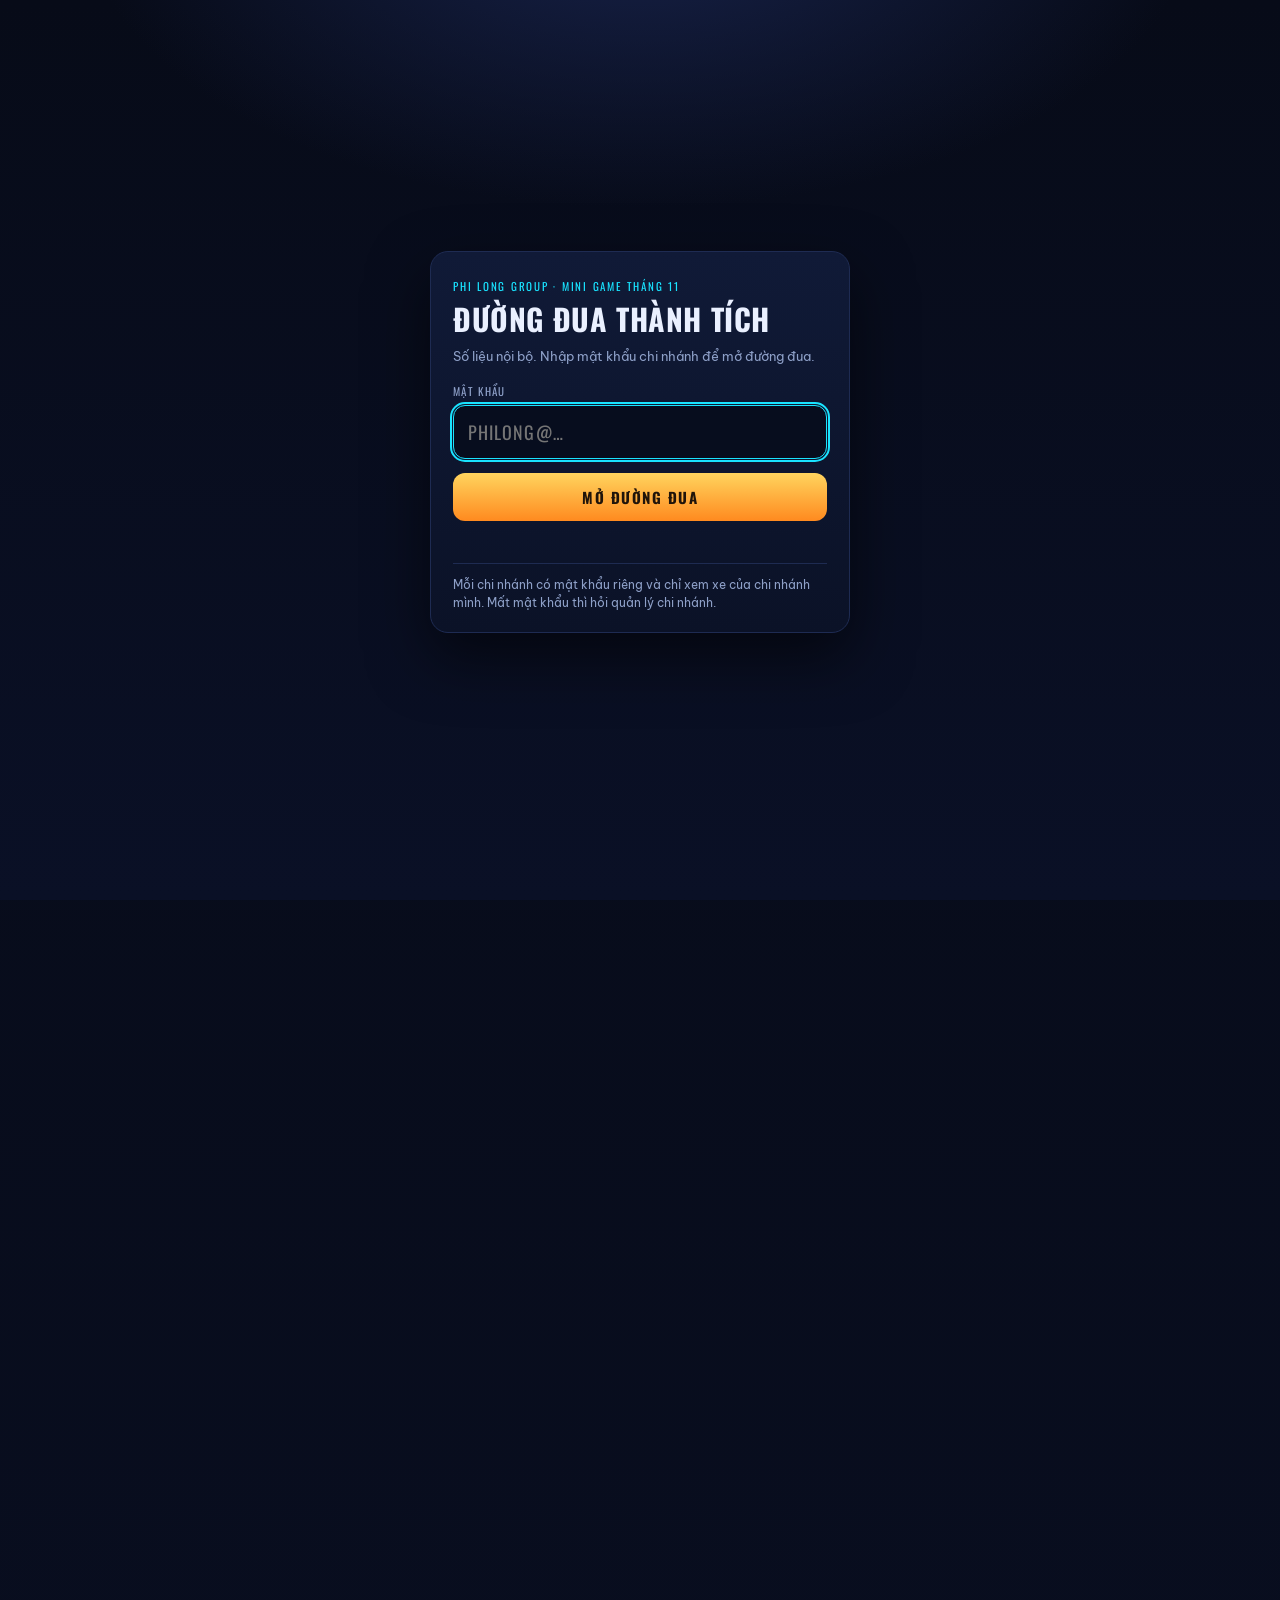
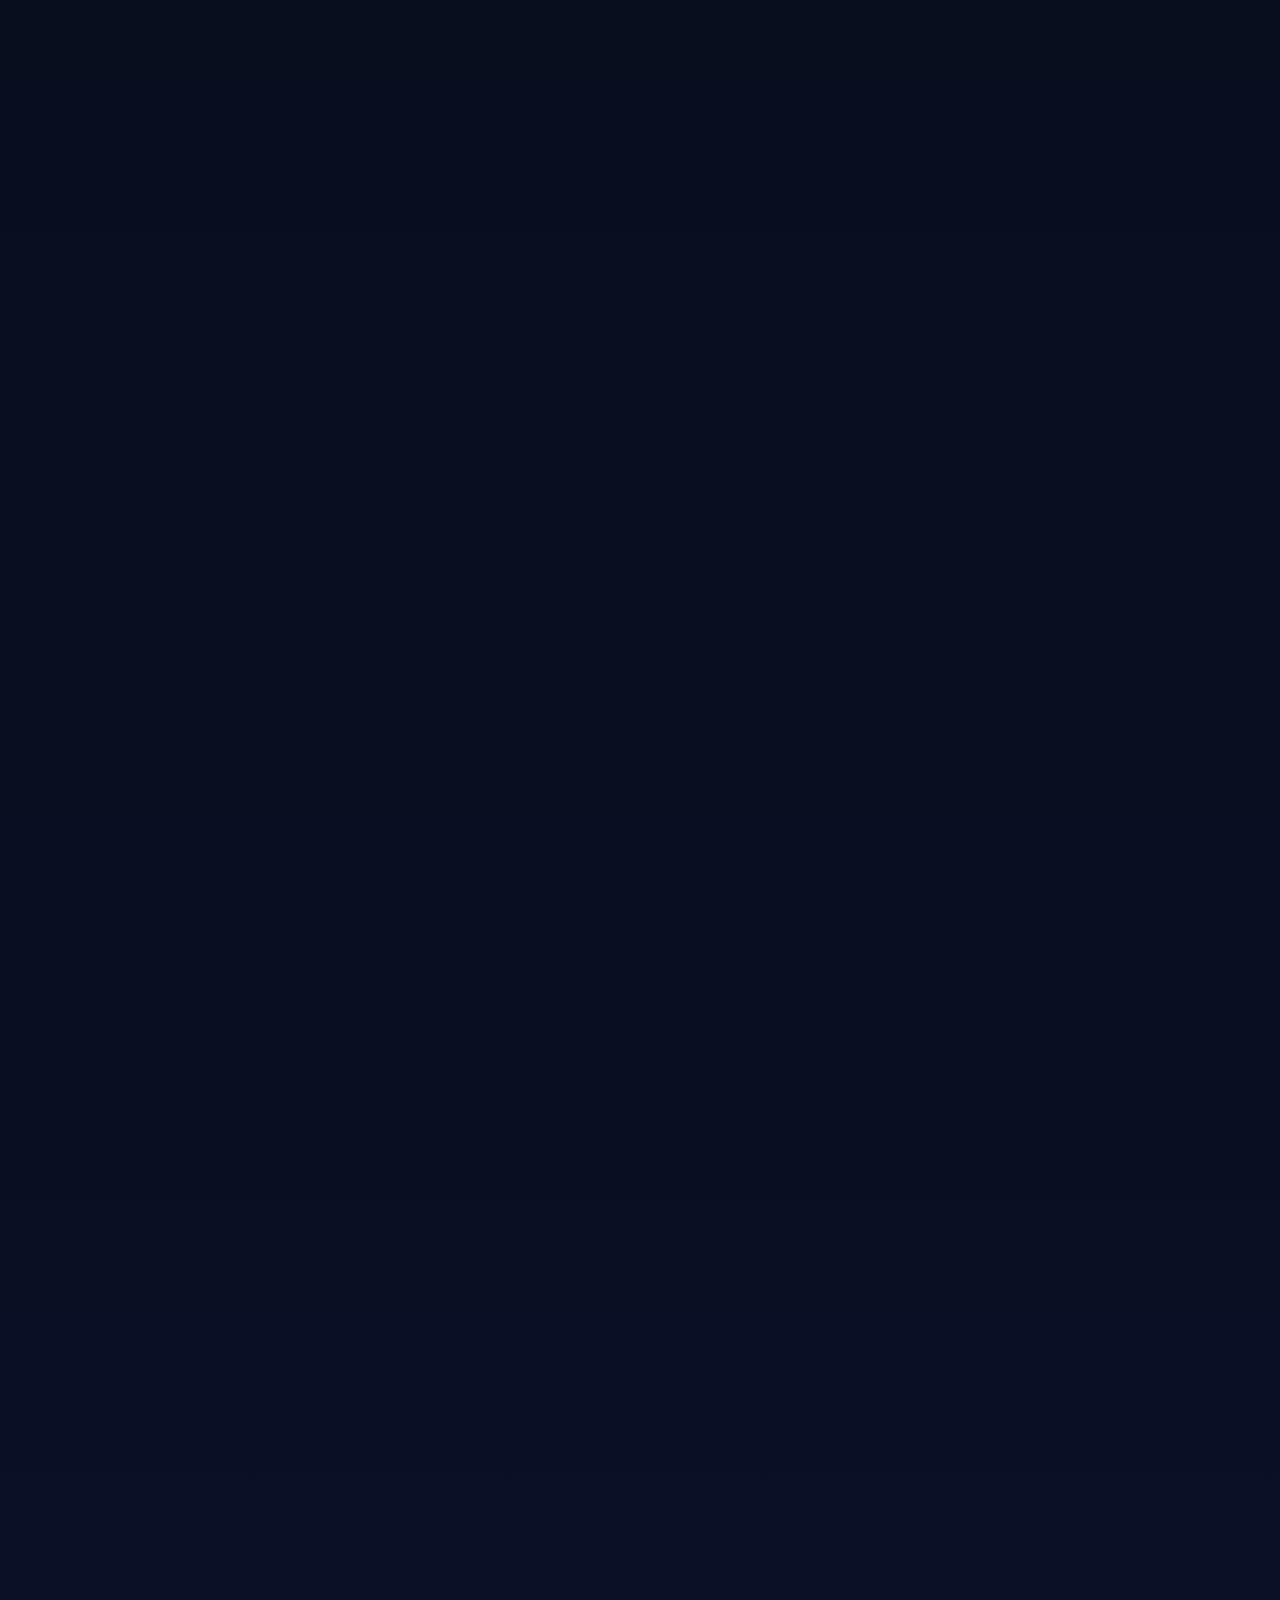
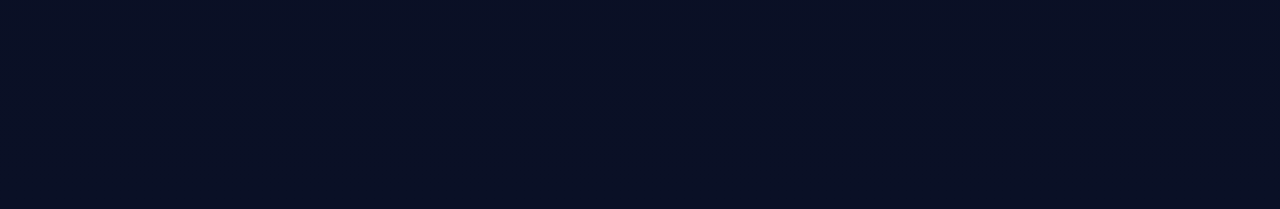
<file: duaxe.html>
<meta charset="utf-8">
<meta name="viewport" content="width=device-width, initial-scale=1">
<title>Tăng Tốc Về Đích - Bứt Phá Doanh Số | Phi Long</title>
<link rel="preconnect" href="https://fonts.googleapis.com">
<link rel="preconnect" href="https://fonts.gstatic.com" crossorigin>
<link rel="stylesheet" href="https://fonts.googleapis.com/css2?family=Oswald:wght@500;600;700&family=Be+Vietnam+Pro:wght@400;600;800&display=swap">
<style>
/* Layout: đường đua phối cảnh 3D chiếm hết bề ngang, bảng điện tử nằm ngay dưới mỗi đường đua */
:root{
  color-scheme: dark;
  --nen:#070b18;          /* nền đêm */
  --nen2:#0e1630;         /* mặt bảng */
  --vien:#1e2b52;
  --chu:#eaf0ff;
  --chu-mo:#8ea0c8;
  --neon:#19e3ff;         /* nhấn chính */
  --vang:#ffc62e;         /* cúp vàng */
  --duong:#ff8a1f;        /* mặt đường */
  --duong2:#ffd45e;
  --tot:#2fe08a;
  --canh:#ff9f1a;
  --xau:#ff4d6d;
  --xanh:#2ea8ff; --hong:#ff3d9a; --vang-xe:#ffd12e; --tim:#a855f7;
  --f-dis:'Oswald', 'Arial Narrow', sans-serif;
  --f-body:'Be Vietnam Pro', system-ui, sans-serif;
}
*{box-sizing:border-box}
html,body{margin:0}
body{
  background:
    radial-gradient(1200px 600px at 50% -10%, #17224a 0%, transparent 60%),
    linear-gradient(180deg,#070b18 0%, #0a1026 100%);
  color:var(--chu); font-family:var(--f-body); -webkit-font-smoothing:antialiased;
}
.wrap{max-width:1180px;margin:0 auto;padding-inline:16px;padding-block:20px 56px}
h1,h2,h3{font-family:var(--f-dis);text-transform:uppercase;letter-spacing:.02em;margin:0;text-wrap:balance}
h1{font-size:clamp(30px,6.4vw,62px);line-height:.98;font-weight:700}
h2{font-size:clamp(20px,3.4vw,30px);font-weight:700}
h3{font-size:15px;font-weight:600;letter-spacing:.09em;color:var(--chu-mo)}
.num{font-family:var(--f-dis);font-variant-numeric:tabular-nums;font-weight:600}

/* ── HEADER ─────────────────────────────── */
.top{display:grid;grid-template-columns:1fr auto;gap:22px;align-items:center;
  border:1px solid var(--vien);border-radius:18px;padding:20px;
  background:linear-gradient(135deg,#101a3a 0%,#0a1026 70%);position:relative;overflow:hidden}
.top::after{content:"";position:absolute;inset:auto -10% -60% 60%;height:220px;
  background:radial-gradient(closest-side,rgba(25,227,255,.22),transparent);pointer-events:none}
.eyebrow{display:inline-flex;align-items:center;gap:8px;font-family:var(--f-dis);font-size:12px;
  letter-spacing:.18em;color:var(--neon);text-transform:uppercase;margin-bottom:8px}
.eyebrow b{color:var(--vang)}
.sub{color:var(--chu-mo);font-size:14px;margin-top:10px;max-width:60ch}
.chips{display:flex;flex-wrap:wrap;gap:8px;margin-top:14px}
.chip{display:flex;align-items:baseline;gap:6px;border:1px solid var(--vien);background:#0a142e;
  border-radius:999px;padding:7px 13px;font-size:12px;color:var(--chu-mo)}
.chip .num{font-size:16px;color:var(--chu)}
.chip.vang{border-color:#6a4f12;background:#231a05}
.chip.vang .num{color:var(--vang)}

/* đồng hồ ngày tháng */
.dialbox{display:grid;justify-items:center;gap:4px}
.dial{width:190px;height:122px}
.dial-cap{font-family:var(--f-dis);font-size:11px;letter-spacing:.16em;color:var(--chu-mo);text-transform:uppercase}

/* ── CẢNH BÁO ───────────────────────────── */
.locngay{display:flex;flex-wrap:wrap;gap:8px;align-items:center;margin-top:14px;padding:10px 14px;
  border:1px solid var(--vien);border-radius:14px;background:var(--nen2);font-size:13px}
.locngay b{font-family:var(--f-dis);font-size:11px;letter-spacing:.11em;text-transform:uppercase;color:var(--chu-mo)}
.locngay button{appearance:none;border:1px solid var(--vien);background:transparent;color:var(--chu-mo);
  font-family:var(--f-dis);font-size:12px;letter-spacing:.06em;text-transform:uppercase;
  padding:6px 12px;border-radius:999px;cursor:pointer}
.locngay button[aria-pressed="true"]{background:var(--neon);border-color:var(--neon);color:#04121a;font-weight:600}
.locngay input{width:62px;background:#071022;border:1px solid var(--vien);color:var(--chu);border-radius:8px;
  padding:5px 8px;font-family:var(--f-dis);font-variant-numeric:tabular-nums;text-align:center;font-size:14px}
.locngay .mo{color:var(--vang);font-weight:600}
.canhbao{display:flex;gap:12px;align-items:flex-start;margin-top:14px;padding:13px 16px;border-radius:14px;
  border:1px solid #6a3a12;background:#241403;font-size:13.5px;line-height:1.5}
.canhbao b{color:var(--canh)}

/* ── KHỐI ĐƯỜNG ĐUA ─────────────────────── */
section{margin-top:34px}
.shead{display:flex;flex-wrap:wrap;gap:12px;align-items:center;justify-content:space-between;margin-bottom:12px}
.tabs{display:flex;flex-wrap:wrap;gap:6px;background:#0a142e;border:1px solid var(--vien);border-radius:999px;padding:4px}
.tab{appearance:none;border:0;background:transparent;color:var(--chu-mo);font-family:var(--f-dis);
  font-size:13px;letter-spacing:.08em;text-transform:uppercase;padding:8px 15px;border-radius:999px;cursor:pointer}
.tab[aria-selected="true"]{background:var(--neon);color:#04121a;font-weight:600}
.tab:focus-visible{outline:2px solid var(--vang);outline-offset:2px}

.scene{position:relative;border:1px solid var(--vien);border-radius:18px;overflow:hidden;
  aspect-ratio:16/9.4;min-height:340px;background:#060a16}
@media (max-width:640px){.scene{aspect-ratio:16/15}}
.scene svg.road{position:absolute;inset:0;width:100%;height:100%}
.layer{position:absolute;inset:0;pointer-events:none}
.xe{position:absolute;transform-origin:50% 100%;will-change:transform;transition:left .6s ease,bottom .6s ease,transform .6s ease}
.xe svg{display:block;filter:drop-shadow(0 6px 10px rgba(0,0,0,.55))}
.nhan{position:absolute;display:flex;align-items:center;gap:7px;z-index:8;white-space:nowrap}
.nhan.dao{flex-direction:row-reverse}
.ten-xe{font-family:var(--f-dis);font-weight:700;letter-spacing:.07em;text-transform:uppercase;white-space:nowrap;
  background:rgba(8,14,30,.85);color:#fff;border-radius:999px;padding:4px 13px;
  border:1.5px solid rgba(8,14,30,.55);box-shadow:0 3px 10px rgba(0,0,0,.45)}
.nhan svg{display:block;filter:drop-shadow(0 4px 8px rgba(0,0,0,.45))}
.tram-lbl{position:absolute;transform:translate(-100%,-50%);margin-left:-8px;font-family:var(--f-dis);font-size:10.5px;
  letter-spacing:.1em;color:#07121f;background:var(--duong2);border-radius:4px;padding:2px 7px;white-space:nowrap;font-weight:600}
.ghi-dua{position:absolute;left:10px;top:10px;font-family:var(--f-dis);font-size:10.5px;letter-spacing:.1em;
  color:#eaf0ff;background:rgba(7,18,31,.72);border:1px solid rgba(255,255,255,.2);border-radius:999px;
  padding:3px 10px;white-space:nowrap;font-weight:600}

/* ── BẢNG ĐIỆN TỬ ───────────────────────── */
.bang{margin-top:14px;border:1px solid var(--vien);border-radius:16px;background:var(--nen2);overflow-x:auto}
table{border-collapse:collapse;width:100%;min-width:720px;font-size:13.5px}
th{font-family:var(--f-dis);font-size:11px;letter-spacing:.11em;text-transform:uppercase;color:var(--chu-mo);
  text-align:left;padding:11px 12px;border-bottom:1px solid var(--vien);white-space:nowrap}
td{padding:11px 12px;border-bottom:1px solid #15203f;vertical-align:middle}
tr:last-child td{border-bottom:0}
td.r,th.r{text-align:right;font-variant-numeric:tabular-nums}
.ten{display:flex;align-items:center;gap:9px;font-weight:600;white-space:nowrap}
.dot{width:11px;height:11px;border-radius:3px;flex:none;box-shadow:0 0 0 1px rgba(255,255,255,.25) inset}
.cn{font-size:10.5px;color:var(--chu-mo);border:1px solid var(--vien);border-radius:5px;padding:1px 6px;font-weight:600}
.pill{display:inline-block;font-family:var(--f-dis);font-size:11px;letter-spacing:.07em;padding:3px 9px;border-radius:999px;white-space:nowrap}
.p-tot{background:#06301f;color:var(--tot);border:1px solid #11613f}
.p-canh{background:#2b1b02;color:var(--canh);border:1px solid #6a4310}
.p-xau{background:#2e0a14;color:var(--xau);border:1px solid #71202f}
.p-xp{background:#11203f;color:var(--chu-mo);border:1px solid var(--vien)}
.canhbao-ico{color:var(--canh);cursor:help}

/* ── THẺ ───────────────────────────────── */
.luoi{display:grid;gap:14px;grid-template-columns:repeat(auto-fit,minmax(248px,1fr));margin-top:14px}
.the{border:1px solid var(--vien);border-radius:16px;background:var(--nen2);padding:16px}
.the h3{margin-bottom:9px}
.the p{margin:0 0 8px;font-size:13.5px;line-height:1.6;color:#cfd9f2}
.the ul{margin:0;padding-left:18px;font-size:13.5px;line-height:1.7;color:#cfd9f2}
.the.cup{border-color:#6a4f12;background:linear-gradient(160deg,#241a04,#121020)}
.cup-ten{font-family:var(--f-dis);font-size:19px;text-transform:uppercase;color:var(--vang);margin-top:4px}
.tram-list{display:grid;gap:6px;margin-top:10px}
.tram-row{display:flex;justify-content:space-between;gap:10px;font-size:13px;padding:7px 10px;border-radius:9px;background:#0a142e}
.tram-row b{font-family:var(--f-dis);font-variant-numeric:tabular-nums}

/* ── CẬP NHẬT SỐ ────────────────────────── */
details.capnhat{margin-top:18px;border:1px solid var(--vien);border-radius:16px;background:var(--nen2);padding:0 16px}
details.capnhat summary{cursor:pointer;padding:14px 0;font-family:var(--f-dis);text-transform:uppercase;
  letter-spacing:.09em;font-size:14px;color:var(--neon)}
.form-luoi{display:grid;gap:10px;grid-template-columns:repeat(auto-fit,minmax(260px,1fr));padding-bottom:16px}
.dong{display:grid;grid-template-columns:1fr 92px 92px;gap:8px;align-items:center;font-size:13px}
.form-luoi.rong{grid-template-columns:repeat(auto-fit,minmax(400px,1fr))}
.dong.bon{grid-template-columns:1fr 74px 74px 74px 74px}
@media (max-width:460px){.dong.bon{grid-template-columns:1fr 1fr 1fr 1fr 1fr}.dong.bon label{grid-column:1/-1}}
.dong input{width:100%;background:#071022;border:1px solid var(--vien);color:var(--chu);border-radius:8px;
  padding:7px 9px;font-family:var(--f-dis);font-variant-numeric:tabular-nums;text-align:right;font-size:14px}
.dong input:focus{outline:2px solid var(--neon);outline-offset:1px}
.nut{display:flex;gap:10px;flex-wrap:wrap;padding-bottom:18px}
button.act{font-family:var(--f-dis);text-transform:uppercase;letter-spacing:.08em;font-size:13px;
  border:0;border-radius:999px;padding:10px 20px;cursor:pointer;background:var(--neon);color:#04121a;font-weight:600}
button.act.ghost{background:transparent;border:1px solid var(--vien);color:var(--chu-mo)}
.ghi{font-size:12px;color:var(--chu-mo);margin-top:8px;line-height:1.6}
footer{margin-top:34px;border-top:1px solid var(--vien);padding-top:16px;font-size:12px;color:var(--chu-mo);line-height:1.7}
@media (prefers-reduced-motion:reduce){*{transition:none!important;animation:none!important}}

/* ═══════ CỔNG MẬT KHẨU ═══════ */
html.khoa .wrap{visibility:hidden}
html.khoa{overflow:hidden}
#cong{display:none}
html.khoa #cong{
  display:flex;position:fixed;inset:0;z-index:9999;align-items:center;justify-content:center;padding:20px;
  background:
    radial-gradient(900px 480px at 50% -10%, #17224a 0%, transparent 62%),
    linear-gradient(180deg,#070b18 0%, #0a1026 100%);
}
#cong form{
  width:100%;max-width:420px;background:linear-gradient(180deg,#101a37,#0b1227);
  border:1px solid var(--vien);border-radius:18px;padding:26px 22px 20px;
  box-shadow:0 24px 60px rgba(0,0,0,.55);text-align:left
}
#cong .cong-eyebrow{font-family:var(--f-dis);font-size:11px;letter-spacing:.16em;color:var(--neon);text-transform:uppercase;margin-bottom:10px}
#cong h2{font-size:clamp(22px,5vw,30px);line-height:1;margin-bottom:12px}
#cong p{font-size:13px;color:var(--chu-mo);line-height:1.6;margin:0 0 16px}
#cong label{display:block;font-family:var(--f-dis);font-size:11px;letter-spacing:.12em;color:var(--chu-mo);text-transform:uppercase;margin-bottom:6px}
#cong input{
  width:100%;padding:13px 14px;border-radius:12px;border:1px solid var(--vien);
  background:#070d1e;color:var(--chu);font-family:var(--f-dis);font-size:18px;letter-spacing:.06em
}
#cong input:focus{outline:2px solid var(--neon);outline-offset:1px;border-color:var(--neon)}
#cong button{
  width:100%;margin-top:14px;padding:13px 14px;border:0;border-radius:12px;cursor:pointer;
  font-family:var(--f-dis);font-size:15px;letter-spacing:.1em;text-transform:uppercase;font-weight:700;
  background:linear-gradient(180deg,var(--duong2),var(--duong));color:#20140a
}
#cong button:active{transform:translateY(1px)}
#cong #cong-loi{min-height:18px;margin-top:10px;font-size:13px;color:var(--xau);font-weight:600}
#cong .cong-ghi{margin-top:14px;padding-top:12px;border-top:1px solid var(--vien);font-size:11.5px;color:var(--chu-mo);line-height:1.6}
#the-quyen{
  position:fixed;right:12px;bottom:12px;z-index:900;display:none;gap:8px;align-items:center;
  background:rgba(14,22,48,.92);border:1px solid var(--vien);border-radius:999px;padding:7px 8px 7px 13px;
  font-size:12px;color:var(--chu-mo);backdrop-filter:blur(6px)
}
#the-quyen.on{display:flex}
#the-quyen b{font-family:var(--f-dis);color:var(--chu);letter-spacing:.06em}
#the-quyen button{
  border:1px solid var(--vien);background:transparent;color:var(--chu-mo);border-radius:999px;
  padding:4px 10px;font-size:11px;cursor:pointer;font-family:var(--f-body)
}
#the-quyen button:hover{color:var(--chu);border-color:var(--neon)}

/* ── ĐƯỜNG ĐUA CHI NHÁNH (hết thành viên) ── */
.cnbox{margin-top:16px;border:1px solid var(--vien);border-radius:16px;background:var(--nen2);padding:14px 16px 16px}
.cnbox-dau{display:flex;flex-wrap:wrap;gap:10px;align-items:baseline;justify-content:space-between;margin-bottom:4px}
.cnbox-dau h3{color:var(--chu);font-size:14px}
.cnbox-dau .ghi{margin:0}
.cn-khoi{margin-top:14px;border:1px solid #16224a;border-radius:13px;background:#0a142e;padding:11px 12px 13px}
.cn-dau{display:flex;flex-wrap:wrap;gap:9px;align-items:center;margin-bottom:9px}
.cn-ten{font-family:var(--f-dis);font-size:15px;font-weight:700;letter-spacing:.08em;color:var(--neon)}
.cn-meta{font-size:11.5px;color:var(--chu-mo)}
.cn-meta b{color:var(--chu);font-variant-numeric:tabular-nums}
.lan{display:grid;grid-template-columns:minmax(170px,254px) 1fr 104px;gap:10px;align-items:center;padding:3px 0}
.lan+.lan{border-top:1px solid rgba(255,255,255,.055)}
.lan-ten{display:flex;align-items:center;gap:6px;min-width:0;font-size:12px;font-weight:600;line-height:1.25}
.lan-ten span.nm{overflow:hidden;text-overflow:ellipsis;white-space:nowrap}
.lan-hang{font-family:var(--f-dis);font-size:11px;min-width:19px;height:19px;border-radius:5px;display:grid;place-items:center;
  background:#11203f;color:var(--chu-mo);flex:none}
.lan-hang.v1{background:var(--vang);color:#2a1c00}
.lan-hang.v2{background:#c7d2e4;color:#1b2436}
.lan-hang.v3{background:#d98b4a;color:#2a1200}
.lan-ht{font-family:var(--f-dis);font-size:9.5px;letter-spacing:.04em;color:var(--chu-mo);border:1px solid var(--vien);
  border-radius:4px;padding:0 4px;flex:none}
.lan-d{position:relative;height:38px;border-radius:7px;overflow:hidden;flex:1;
  background:linear-gradient(180deg,#2b3550,#1b2440);box-shadow:inset 0 0 0 1px rgba(255,255,255,.06)}
.lan-d::before{content:"";position:absolute;left:0;right:0;top:50%;height:2px;transform:translateY(-50%);
  background:repeating-linear-gradient(90deg,rgba(255,255,255,.5) 0 10px,transparent 10px 22px)}
.lan-fill{position:absolute;inset:0 auto 0 0;background:linear-gradient(90deg,rgba(25,227,255,.10),rgba(255,138,31,.34))}
.lan-moc{position:absolute;top:0;bottom:0;width:2px;background:rgba(255,255,255,.55)}
.lan-moc.dich{width:0;border-left:3px dashed var(--vang);transform:translateX(-3px)}
.lan-xe{position:absolute;top:50%;display:flex;align-items:center;gap:4px;transition:left .5s ease;line-height:0;white-space:nowrap}
.lan-xe svg{display:block;filter:drop-shadow(0 3px 5px rgba(0,0,0,.55))}
.xe-so{font-family:var(--f-dis);font-weight:700;font-size:12px;line-height:1;min-width:19px;height:19px;padding:0 3px;
  display:grid;place-items:center;border-radius:5px;background:#f2f6ff;color:#0b111f;flex:none;
  box-shadow:0 2px 5px rgba(0,0,0,.5);border:1.5px solid rgba(8,14,30,.6)}
.lan-so{text-align:right;font-variant-numeric:tabular-nums;white-space:nowrap}
.lan-so b{font-family:var(--f-dis);font-size:13.5px;display:block}
.lan-so span{font-size:10.5px;color:var(--chu-mo)}
.cn-thang{display:flex;gap:10px;flex-wrap:wrap;margin-top:8px;font-size:10.5px;color:var(--chu-mo)}
.cn-thang i{font-style:normal}
@media(max-width:640px){
  .lan{grid-template-columns:1fr auto;gap:4px 8px}
  .lan-d{grid-column:1/-1;height:34px}
  .lan-so{text-align:right}
  .lan-so b{display:inline;font-size:12.5px}
  .lan-so span{margin-left:6px}
}
</style>

<script>
/* CỔNG MẬT KHẨU — chạy sớm nhất để không lóe số liệu trước khi khoá */
var PL_KHOA = 'philong-duaxe-quyen';
function plBam(s){
  s = 'PL#' + String(s).trim().toUpperCase() + '#DUAXE';
  var h = 5381, g = 2166136261 >>> 0, i;
  for (i = 0; i < s.length; i++) h = ((h * 33) ^ s.charCodeAt(i)) >>> 0;
  for (i = s.length - 1; i >= 0; i--) g = ((g ^ s.charCodeAt(i)) * 16777619) >>> 0;
  return ('00000000' + h.toString(16)).slice(-8) + ('00000000' + g.toString(16)).slice(-8);
}
var PL_BANG = {
  'a09a694c941e5d9c': { quyen:'ADMIN', cn:null,  nhan:'Ban giám đốc · cả 3 CN' },
  '074d2b095aa656ec': { quyen:'ADMIN', cn:null,  nhan:'Ban giám đốc 2 · cả 3 CN' },
  '3dbdea1d996ac8c0': { quyen:'CN',    cn:'CN1', nhan:'CN1' },
  'c6beff9e3d1082d8': { quyen:'CN',    cn:'CN2', nhan:'CN2' },
  'ad64331f03c20a24': { quyen:'CN',    cn:'CN3', nhan:'CN3' }
};
var PL_AI = null;
try {
  var _l = localStorage.getItem(PL_KHOA);
  if (_l && PL_BANG[_l]) PL_AI = PL_BANG[_l];
} catch (e) {}
if (!PL_AI) document.documentElement.classList.add('khoa');
</script>

<div id="cong" role="dialog" aria-modal="true" aria-labelledby="cong-tieude">
  <form id="cong-form" autocomplete="off" onsubmit="return false">
    <div class="cong-eyebrow">Phi Long Group · mini game tháng 11</div>
    <h2 id="cong-tieude">Đường đua thành tích</h2>
    <p>Số liệu nội bộ. Nhập mật khẩu chi nhánh để mở đường đua.</p>
    <label for="cong-pass">Mật khẩu</label>
    <input id="cong-pass" type="password" autocomplete="off" autocapitalize="characters" spellcheck="false" placeholder="PHILONG@…">
    <button id="cong-nut" type="submit">MỞ đường đua</button>
    <div id="cong-loi" role="alert"></div>
    <div class="cong-ghi">Mỗi chi nhánh có mật khẩu riêng và chỉ xem xe của chi nhánh mình.
      Mất mật khẩu thì hỏi quản lý chi nhánh.</div>
  </form>
</div>

<div id="the-quyen" aria-live="polite">Đang xem <b id="the-quyen-nhan">—</b>
  <button type="button" id="the-quyen-thoat">Thoát</button></div>

<div class="wrap">

  <header class="top">
    <div>
      <div class="eyebrow">PHI LONG GROUP · MINI GAME THÁNG 11 · <b>2 CÚP VÀNG XÉT LIVE</b></div>
      <h1>Tăng tốc về đích<br>bứt phá doanh số</h1>
      <p class="sub">Kilômét là doanh số. Cờ vẫy là các mức thưởng P3. Đồng hồ là ngày trong tháng.
         Đua theo hiệu suất từng người — không phân biệt chi nhánh.</p>
      <div class="chips">
        <span class="chip">NGÀY <b class="num" id="c-ngay">—</b> / 30</span>
        <span class="chip">CÒN <b class="num" id="c-con">—</b> NGÀY</span>
        <span class="chip vang">GIẢI <b class="num">2</b> CÚP × 200K · XÉT LIVE</span>
        <span class="chip" id="c-nguon">NGUỒN <b class="num">—</b></span>
      </div>
    </div>
    <div class="dialbox">
      <svg class="dial" viewBox="0 0 190 122" role="img" aria-label="Đồng hồ ngày trong tháng 11">
        <defs><linearGradient id="gd" x1="0" y1="0" x2="1" y2="0">
          <stop offset="0" stop-color="#19e3ff"/><stop offset=".6" stop-color="#ffc62e"/><stop offset="1" stop-color="#ff4d6d"/>
        </linearGradient></defs>
        <path d="M18 108 A77 77 0 0 1 172 108" fill="none" stroke="#17224a" stroke-width="13" stroke-linecap="round"/>
        <path id="dial-arc" d="M18 108 A77 77 0 0 1 172 108" fill="none" stroke="url(#gd)" stroke-width="13" stroke-linecap="round"/>
        <g id="dial-ticks"></g>
        <line id="dial-kim" x1="95" y1="108" x2="95" y2="42" stroke="#eaf0ff" stroke-width="3" stroke-linecap="round"/>
        <circle cx="95" cy="108" r="7" fill="#eaf0ff"/>
        <text x="95" y="90" text-anchor="middle" fill="#eaf0ff" font-family="Oswald,sans-serif" font-size="27" id="dial-so">11</text>
        <text x="95" y="104" text-anchor="middle" fill="#8ea0c8" font-family="Oswald,sans-serif" font-size="10" letter-spacing="2">THÁNG 11</text>
      </svg>
      <div class="dial-cap" id="dial-cap">Quãng đường đã chạy</div>
    </div>
  </header>

  <div class="locngay" role="group" aria-label="Chọn khoảng ngày">
    <b>Khoảng ngày</b>
    <button data-loc="thang" aria-pressed="true">Cả tháng</button>
    <button data-loc="homnay" aria-pressed="false">Hôm nay</button>
    <button data-loc="homqua" aria-pressed="false">Hôm qua</button>
    <button data-loc="7ngay" aria-pressed="false">7 ngày gần nhất</button>
    <button data-loc="tuan" aria-pressed="false">Tuần này</button>
    <span style="color:var(--chu-mo)">· tự chọn:</span>
    <label for="loc-tu" style="color:var(--chu-mo)">từ ngày</label>
    <input id="loc-tu" type="number" min="1" max="30" step="1" inputmode="numeric">
    <label for="loc-den" style="color:var(--chu-mo)">đến</label>
    <input id="loc-den" type="number" min="1" max="30" step="1" inputmode="numeric">
    <span class="mo" id="loc-mo"></span>
  </div>

  <div class="locngay" role="group" aria-label="Chọn chi nhánh">
    <b>Chi nhánh</b>
    <button data-cn="" aria-pressed="true">Tất cả 3 CN</button>
    <button data-cn="CN1" aria-pressed="false">CN1</button>
    <button data-cn="CN2" aria-pressed="false">CN2</button>
    <button data-cn="CN3" aria-pressed="false">CN3</button>
    <span class="mo" id="cn-mo"></span>
  </div>

  <div class="canhbao">
    <span style="font-size:18px;line-height:1">⚠</span>
    <div>
      <div id="nhip-cn"><b>Cúp xét live nên số liệu phải nhập cùng nhịp.</b> Đang đọc file KPI 3 chi nhánh…</div>
      <div id="tt-doc" style="margin-top:7px;font:600 12px/1.6 system-ui;color:#94a3b8"></div>
    </div>
  </div>

  <!-- ── KINH DOANH ─────────────────────── -->
  <section>
    <div class="shead">
      <h2>Đường đua kinh doanh</h2>
      <div class="tabs" role="tablist" aria-label="Chỉ tiêu kinh doanh">
        <button class="tab" role="tab" aria-selected="true" data-kd="lop">1 · Doanh thu lốp</button>
        <button class="tab" role="tab" aria-selected="false" data-kd="bdsc">2 · KPI bảo dưỡng · sửa chữa</button>
        <button class="tab" role="tab" aria-selected="false" data-kd="tong">3 · 🏆 Tổng doanh thu</button>
      </div>
    </div>
    <div class="scene" id="scene-kd"></div>
    <div class="cnbox" id="cnd-kd"></div>
    <div class="bang" style="display:none"><table id="bang-kd"></table></div>
  </section>

  <!-- ── KỸ THUẬT VIÊN ──────────────────── -->
  <section>
    <div class="shead">
      <h2>Đường đua kỹ thuật viên</h2>
      <div class="tabs" role="tablist" aria-label="Chỉ tiêu kỹ thuật viên">
        <button class="tab" role="tab" aria-selected="false" data-kt="dvl">1 · DVL</button>
        <button class="tab" role="tab" aria-selected="false" data-kt="dvnl">2 · DVNL</button>
        <button class="tab" role="tab" aria-selected="true" data-kt="dt">3 · 🏆 Tổng doanh thu</button>
        <button class="tab" role="tab" aria-selected="false" data-kt="ld">4 · KPI lưu động (CN2)</button>
      </div>
    </div>
    <div class="scene" id="scene-kt"></div>
    <div class="cnbox" id="cnd-kt"></div>
    <div class="bang" style="display:none"><table id="bang-kt"></table></div>
    <div class="canhbao" id="tt-ct" style="display:none"></div>
  </section>

  <!-- ── THỂ LỆ ─────────────────────────── -->
  <section>
    <h2>Thể lệ &amp; các trạm</h2>
    <div class="luoi">
      <div class="the cup">
        <h3>Giải thưởng</h3>
        <p><b>2 cúp vàng trị giá 200.000đ</b>: một cho kinh doanh, một cho kỹ thuật viên — cả hai
           <b>xét theo đường đua TỔNG DOANH THU</b> của khối đó.
           Xét theo <b>hiện trạng live, bất kỳ thời điểm nào</b> — mở bảng ra là biết ai đang giữ cúp.</p>
        <p>Không chốt theo tuần, không cán đích sớm. Ai đang dẫn đầu thì đang cầm cúp;
           <b>hết 30 ngày ai còn đứng đầu thì cúp về tay người đó</b>.</p>
        <div class="cup-ten">🏆 Đang giữ cúp</div>
        <div class="tram-list" id="cup-box"></div>
      </div>
      <div class="the cup">
        <h3>⚡ Bứt tốc &amp; vinh danh</h3>
        <div class="tram-list" id="vinh-box"></div>
        <p class="ghi">Số đọc thẳng từ tab KPI kỹ thuật viên · sale của 3 file chi nhánh — chỉ hiển thị, không cộng điểm, không đổi thứ hạng đường đua. <b>Ai không nhập dòng đó thì bằng 0</b> — xem dòng "Có nhập số" trước khi vinh danh.</p>
      </div>
      <!-- Trạm kinh doanh — Tracy chốt 21/11/2026: ẩn khi họp giao ban -->

      <!-- Trạm kỹ thuật viên — Tracy chốt 21/11/2026: ẩn khi họp giao ban -->

      <div class="the">
        <h3>4 nguyên tắc thực thi</h3>
        <ul>
          <li><b>Tập trung:</b> mỗi người chỉ nhìn 1 vạch — trạm kế tiếp của mình.</li>
          <li><b>Chỉ số dẫn dắt:</b> phiếu ATX 3/ngày, lượt xe, cuộc gọi — nhiên liệu để chạy.</li>
          <li><b>Bảng điểm sống:</b> trang này, cập nhật theo ngày, ai cũng thấy mình đang ở đâu.</li>
          <li><b>Nhịp trách nhiệm:</b> mỗi sáng mở bảng 10 phút, ai tụt hạng nói 1 việc sẽ làm trong ngày.</li>
        </ul>
      </div>
    </div>
  </section>

  <!-- ── TRA SOÁT ───────────────────────── -->
  <section style="display:none">
    <h2>Tra soát trước khi công bố</h2>
    <div class="luoi" id="audit"></div>
  </section>

  <!-- ── CẬP NHẬT ───────────────────────── -->
  <details class="capnhat">
    <summary>⚙ Cập nhật số liệu (nhập triệu đồng)</summary>
    <div class="form-luoi" id="form-kd"></div>
    <div class="form-luoi rong" id="form-kt"></div>
    <div style="padding-bottom:14px">
      <h3>Nguồn số</h3>
      <p class="ghi">Trang đọc thẳng tab KPI của 3 file (CN1 · CN2 · CN3) và chỉ cộng ngang các cột ngày —
        không lấy cột tổng tuần / tổng tháng. Số nhập tay bên trên chỉ để thử, bấm “Đọc lại file” là về đúng số file.
        Tab xuất app chỉ dùng để đối chiếu xem có ai bị thiếu khối dòng trong tab KPI.</p>
      <p class="ghi">Trang tự đọc lại <b>mỗi 3 phút</b>, đọc ngay khi mở lại tab hoặc có mạng trở lại,
        và thử lại sau <b>45 giây</b> nếu có chi nhánh lỗi. Mỗi chi nhánh đọc riêng và lưu riêng nên
        một chi nhánh nghẽn không làm mất số của hai chi nhánh kia. Huy hiệu NGUỒN hiện giờ đọc gần nhất,
        số đã cũ bao lâu và dấu ✓ / ✗ của từng chi nhánh — <b>xanh</b> dưới 8 phút, <b>vàng</b> dưới 20 phút,
        <b>đỏ</b> là số đã cũ, cần bấm “Đọc lại file KPI”.</p>
    </div>
    <div class="nut">
      <button class="act" id="btn-live">⟳ Đọc lại file KPI</button>
      <button class="act ghost" id="btn-luu">Lưu số nhập tay</button>
      <button class="act ghost" id="btn-reset">Về số gốc</button>
      <span class="ghi" id="trangthai"></span>
    </div>
  </details>

  <footer>
    Đồng hồ tốc độ ở góc trời hiện TỔNG TEAM, tốc độ triệu/ngày và nhịp độ so với mức 1 của cả team (mức 1 mỗi người × số người đang có số) — vạch trắng là đúng nhịp, kim xanh lá là vượt nhịp · Đường đua 3D hiện 3 xe dẫn đầu toàn hệ thống · khối “Đường đua chi nhánh” ngay dưới hiện HẾT thành viên có phát sinh số của từng chi nhánh, mỗi người một làn · bảng điện tử liệt kê toàn bộ kể cả người chưa có số ·
    vị trí xe được giãn so le cho dễ nhìn, số tiền trên biển số và % trong bảng là số thật ·
    số lấy thẳng từ 3 file KPI: <span id="ft-ngay">đang đọc…</span> · cập nhật tay trong mục ⚙ ·
    xe là hình minh hoạ xe thể thao vẽ riêng cho Phi Long.
  </footer>
</div>

<script>
/* ═══════ SỐ LIỆU GỐC (triệu đồng) ═══════ */
var GOC = {
  ngayCo: {CN1:0, CN2:0, CN3:0},
  kd: [],
  kt: []
};
/* Trạm (cờ vẫy trên đường) chỉ còn ở 3 đường đua có mốc chốt:
   lốp, BD–SC (kinh doanh) và lưu động CN2 (KTV).
   TỔNG DOANH THU · DVL · DVNL đua theo doanh số — không mốc trạm. */
var TRAM = { lop:[350,700,1050], bdsc:[100,200,300], ld:[10,20,30] };
/* đường đua không trạm nhưng vẫn có mốc thưởng → hiện thành 1 cột trong bảng */
var MOC_THUONG = { dt:[10,20,30] };

/* ═══════ NGUỒN LIVE ═══════ */
/* NGUỒN DUY NHẤT = tab KPI của 3 file (gid). 'app' là tab dán xuất app, chỉ dùng
   để ĐỐI CHIẾU DANH SÁCH: ai có doanh thu trên app mà thiếu khối dòng trong tab KPI. */
var NGUON = {
  CN1:{ id:'1b2wcIrwdzgt1Sd67BbUMQTiOe4PFj1ShoSSzqS4x8sc', gid:'2029309149',
        appGid:'1172284502' },
  CN2:{ id:'1O8f-5602r5YB23MFHsLN8QZt9BZQOnV3abm8k8Kgn0k', gid:'90141774',
        appGid:'763819468' },
  CN3:{ id:'1B2eNY8T4iSf0E-UjGOmM30dcxqBOb6VZk1R4A4pXrVc', gid:'288637199',
        appGid:'544566681' }
};
var MAU_CHOT = {
  'PHAN XUÂN ĐỨC':'#2ea8ff', 'NGUYỄN XUÂN ĐỨC':'#2ea8ff',
  'BÙI THỊ BÍCH PHƯỢNG':'#ff3d9a', 'BÙI THỊ BÍCH PHƯƠNG':'#ff3d9a',
  'LÊ THỊ LÀNH':'#ffd12e', 'HỨA THỊ PHƯƠNG VY':'#a855f7'
};
var MAU_DU = ['#19e3ff','#9ee04a','#ff7a45','#7dd3fc','#f472b6','#c4b5fd','#fcd34d','#86efac','#fdba74','#a3e635','#94a3b8','#ff9f1a'];

function chuanTen(s){
  return (s || '').replace(/_/g, ' ').replace(/\s+/g, ' ').trim().toUpperCase();
}
function tachCsv(t){
  var rows = [], cur = [], f = '', q = false;
  for (var i = 0; i < t.length; i++) {
    var c = t[i];
    if (q) { if (c === '"') { if (t[i+1] === '"') { f += '"'; i++; } else q = false; } else f += c; }
    else if (c === '"') q = true;
    else if (c === ',') { cur.push(f); f = ''; }
    else if (c === '\n') { cur.push(f); f = ''; rows.push(cur); cur = []; }
    else if (c !== '\r') f += c;
  }
  if (f.length || cur.length) { cur.push(f); rows.push(cur); }
  return rows;
}
function soVN(s){
  s = (s || '').replace(/[\s.]/g, '').replace(',', '.');
  return /^-?\d+(\.\d+)?$/.test(s) ? parseFloat(s) : null;
}
/* nhãn dòng trong tab KPI → trường dữ liệu · hệ số (1e6 = tiền quy ra triệu, 1 = đếm) */
var NHAN = [
  [/^Lốp Xe/i, 'lop', 1e6], [/Ngoài Lốp/i, 'bdsc', 1e6], [/Lưu Động/i, 'ld', 1e6],
  [/Tổng Doanh Thu/i, 'tong', 1e6], [/^DVL$/i, 'dvl', 1e6], [/^DVNL$/i, 'dvnl', 1e6],
  [/Phiếu\s*Kiểm\s*Tra\s*Xe/i, 'pkt', 1], [/cuộc gọi/i, 'goi', 1], [/Tổng Lượt xe/i, 'luot', 1]
];
var BO_QUA = /Tổng Lượt|Kiểm\s*Tra Xe|cuộc gọi|Tra HD|Chấm\s*KPI|Mã nhân viên|Tổng cộng|^TUẦN|^Ghi/i;

/* Đọc 1 tab KPI → { nguoi:{...,ngay:{truong:[theo từng cột ngày]}}, ngayCo, coSo, ngayLbl }
   Quy tắc đọc: CHỈ cộng ngang các cột ngày — không lấy cột tổng tuần / tổng tháng,
   nên cột tổng có sai công thức cũng không ảnh hưởng đường đua. */
function gomTab(csv, cn){
  var rows = tachCsv(csv), cot = [], ngayLbl = [], vai = null, ten = null, ra = {}, coSo = {};
  /* Có tab bị MẤT ô tiêu đề "KỸ THUẬT VIÊN" ở đầu khối KTV (CN3 tháng 11) → trước đây cả khối
     biến mất khỏi đường đua vì chưa thấy tiêu đề khối nào. Nếu tab không có tiêu đề KỸ THUẬT VIÊN
     mà vẫn có KINH DOANH ở dưới, coi phần phía trên là khối kỹ thuật viên. */
  var coKT = false, dongKD = -1;
  rows.forEach(function (r0, i) {
    var a = (r0[0] || '').replace(/\s+/g, ' ').trim();
    if (/KỸ THUẬT/i.test(a)) coKT = true;
    if (dongKD < 0 && /KINH DOANH/i.test(a)) dongKD = i;
  });
  if (!coKT && dongKD > 0) vai = 'kt';
  rows.forEach(function (r0) {
    var r = r0.map(function (x) { return (x || '').replace(/\s+/g, ' ').trim(); });
    var ngay = [];
    r.forEach(function (c, i) { if (/^\d{1,2}\/11\/\d{4}$/.test(c)) ngay.push(i); });
    if (ngay.length >= 3) {                                        /* dòng tiêu đề ngày */
      cot = ngay; ngayLbl = ngay.map(function (i) { return r[i]; }); return;
    }
    if (/KỸ THUẬT/i.test(r[0])) vai = 'kt';
    else if (/KINH DOANH/i.test(r[0])) vai = 'kd';
    for (var i = 0; i <= 2; i++) {
      var c = r[i];
      /* tên người: ≥4 chữ cái, tối đa 2 chữ số (cho phép 'THÀNH LUÂN -CN1'),
         bỏ ô tiêu đề khối (KỸ THUẬT VIÊN / KINH DOANH) và các nhãn dòng */
      if (c && (c.match(/\d/g) || []).length <= 2 && c.indexOf('%') < 0 &&
          c.replace(/[^A-Za-zÀ-ỹ]/g, '').length >= 4 && !BO_QUA.test(c) &&
          !/KỸ THUẬT|KINH DOANH/i.test(c) &&
          !NHAN.some(function (n) { return n[0].test(c); })) { ten = chuanTen(c); break; }
    }
    var li = -1, truong = null, hs = 1;
    r.forEach(function (c, i) {
      if (li >= 0 || !c) return;
      NHAN.forEach(function (n) { if (li < 0 && n[0].test(c)) { li = i; truong = n[1]; hs = n[2]; } });
    });
    if (li < 0 || !ten || !vai || !cot.length) return;
    var k = ten + '|' + vai;
    var p = ra[k] = ra[k] || { ten:ten, cn:cn, vai:vai, lop:0, bdsc:0, ld:0, tong:0,
                               dvl:0, dvnl:0, pkt:0, goi:0, luot:0, ngay:{} };
    var arr = p.ngay[truong] = p.ngay[truong] || [];
    cot.forEach(function (i, k2) {
      if (i <= li) return;
      var v = soVN(r[i]);
      if (v === null) return;
      p[truong] += v / hs;
      arr[k2] = (arr[k2] || 0) + v / hs;
      if (v > 0) { p.co = true; if (hs > 1) coSo[k2] = 1; }        /* ngày có số = ngày có tiền */
    });
  });
  return { nguoi:ra, ngayCo:Object.keys(coSo).length,
           coSo:Object.keys(coSo).map(Number).sort(function (a, b) { return a - b; }),
           ngayLbl:ngayLbl };
}

function mauCho(ten, i){ return MAU_CHOT[ten] || MAU_DU[i % MAU_DU.length]; }

/* Gom 3 chi nhánh → cấu trúc D */
function dungD(dsTab){
  var kd = [], kt = [], ngayCo = {}, haiNgay = {}, soFile = {};
  dsTab.forEach(function (t) {
    ngayCo[t.cn] = t.ngayCo;
    var hai = t.coSo.slice(-1);                     /* ngày có số gần nhất của chi nhánh */
    haiNgay[t.cn] = hai.map(function (i) { return Number((t.ngayLbl[i] || '').split('/')[0]) || 0; });
    function s2(p, f){
      var a = p.ngay[f] || [];
      return hai.reduce(function (s, i) { return s + (a[i] || 0); }, 0);
    }
    /* đổi mảng theo cột → mảng theo ngày trong tháng, để lọc khoảng ngày */
    function theoNgay(p, cap){
      var o = {};
      Object.keys(cap).forEach(function (dich) {
        var a = p.ngay[cap[dich]] || [], m = [];
        a.forEach(function (v, i) {
          var d = Number((t.ngayLbl[i] || '').split('/')[0]) || 0;
          if (d) m[d] = (m[d] || 0) + (v || 0);
        });
        o[dich] = m;
      });
      return o;
    }
    Object.keys(t.nguoi).forEach(function (k) {
      var p = t.nguoi[k], canhbao = null;
      soFile[t.cn + '|' + khoaTen(p.ten)] = { vai:p.vai, ten:p.ten,
        tien: p.vai === 'kd' ? Math.max(p.lop + p.bdsc, p.tong) : Math.max(p.tong, p.dvl + p.dvnl) };
      if (p.vai === 'kd') {
        var tong = p.tong, cong = p.lop + p.bdsc;
        if (tong > 0 && Math.abs(cong - tong) > Math.max(1, tong * 0.01))
          canhbao = 'File ' + p.cn + ': Lốp ' + tr(p.lop) + 'tr + Ngoài lốp ' + tr(p.bdsc) +
                    'tr = ' + tr(cong) + 'tr nhưng dòng Tổng doanh thu ghi ' + tr(tong) + 'tr.';
        if (p.lop + p.bdsc <= 0 && tong <= 0) return;
        /* chi nhánh nào KHÔNG tách tiền Lốp / Ngoài lốp (CN1 đang ghi số lượng lốp,
           tiền chỉ nằm ở dòng Tổng doanh thu) → giữ 'tongf' để đường đua TỔNG DOANH THU
           và đường đua chi nhánh vẫn có số thật, thay vì về 0. */
        if (p.lop + p.bdsc < 1 && tong > 0)
          canhbao = 'File ' + p.cn + ': dòng Lốp Xe và SP Ngoài Lốp không có tiền theo ngày ' +
                    '(chỉ ghi số lượng), tiền chỉ nằm ở dòng Tổng doanh thu ' + tr(tong) + 'tr. ' +
                    'Đường đua TỔNG DOANH THU đang lấy dòng này; đường đua LỐP và BD–SC sẽ bằng 0 ' +
                    'cho tới khi ' + p.cn + ' nhập tiền vào 2 dòng đó.';
        kd.push({ ten:p.ten, cn:p.cn, lop:p.lop, bdsc:p.bdsc, tongFile:tong, tongf:tong,
                  pkt:p.pkt, goi:p.goi, luot:p.luot, lop2:s2(p, 'lop'), bdsc2:s2(p, 'bdsc'),
                  tongf2:s2(p, 'tong'),
                  pkt2:s2(p, 'pkt'), goi2:s2(p, 'goi'), canhbao:canhbao,
                  theo:theoNgay(p, { lop:'lop', bdsc:'bdsc', tongf:'tong', pkt:'pkt', goi:'goi', luot:'luot' }) });
      } else {
        var dt = p.tong;
        if (dt + 0.001 < p.dvl + p.dvnl)
          canhbao = 'File ' + p.cn + ': DVL ' + tr(p.dvl) + 'tr + DVNL ' + tr(p.dvnl) +
                    'tr nhưng dòng Tổng doanh thu chỉ ' + tr(dt) + 'tr.';
        if (dt <= 0 && p.ld <= 0 && p.dvl + p.dvnl <= 0) return;
        kt.push({ ten:p.ten, cn:p.cn, dt:dt, ld:p.ld, dvl:p.dvl, dvnl:p.dvnl,
                  pkt:p.pkt, goi:p.goi, luot:p.luot, dt2:s2(p, 'tong'), ld2:s2(p, 'ld'),
                  dvl2:s2(p, 'dvl'), dvnl2:s2(p, 'dvnl'),
                  pkt2:s2(p, 'pkt'), goi2:s2(p, 'goi'), canhbao:canhbao,
                  theo:theoNgay(p, { dt:'tong', dvl:'dvl', dvnl:'dvnl', ld:'ld', pkt:'pkt', goi:'goi', luot:'luot' }) });
      }
    });
  });
  kd.sort(function (a, b) { return b.lop - a.lop; });
  kt.sort(function (a, b) { return b.dt - a.dt; });
  kd.forEach(function (r, i) { r.mau = mauCho(r.ten, i); });
  kt.forEach(function (r, i) { r.mau = mauCho(r.ten, i); });
  /* giữ xe tím của Phương Vy ở vạch xuất phát nếu file chưa có dòng */
  if (!kd.some(function (r) { return /PHƯƠNG VY/.test(r.ten); }))
    kd.push({ ten:'HỨA THỊ PHƯƠNG VY', cn:'CN2', mau:'#a855f7', lop:0, bdsc:0, pkt:0, goi:0,
              lop2:0, bdsc2:0, pkt2:0, goi2:0,
              canhbao:'Chưa có dòng dữ liệu trong file KPI — xe tím đang ở vạch xuất phát.' });
  return { ngayCo:ngayCo, haiNgay:haiNgay, kd:kd, kt:kt, soFile:soFile };
}

var LAN_CUOI = 0, LAN_APP = 0, HEN_LAI = null;
function gioVN(t){ return new Date(t).toLocaleTimeString('vi-VN', { hour:'2-digit', minute:'2-digit' }); }
function dauNguon(txt, ok){
  var el = document.getElementById('c-nguon');
  if (!el) return;
  el.innerHTML = 'NGUỒN <b class="num" style="color:' + (ok ? 'var(--tot)' : 'var(--canh)') + '">' + txt + '</b>';
}
/* huy hiệu nguồn tự đếm tuổi số: xanh ≤15 phút · vàng ≤35 phút · đỏ hơn nữa */
function veNguon(){
  var el = document.getElementById('c-nguon'); if (!el) return;
  var cn3 = ['CN1','CN2','CN3'].map(function (c) {
    var t = TT_CN[c] || {};
    if (t.ok === true)  return '<span style="color:var(--tot)">' + c + '✓</span>';
    if (t.ok === false) return '<span style="color:var(--xau)">' + c + '✗</span>';
    return '<span style="opacity:.6">' + c + '·</span>';
  }).join(' ');
  if (!LAN_CUOI) { el.innerHTML = 'NGUỒN <b class="num" style="color:var(--canh)">SỐ LƯU</b> ' + cn3; return; }
  var phut = Math.floor((Date.now() - LAN_CUOI) / 60000);
  var mau = phut <= 8 ? 'var(--tot)' : phut <= 20 ? 'var(--canh)' : 'var(--xau)';
  el.innerHTML = 'NGUỒN <b class="num" style="color:' + mau + '">FILE KPI ' + gioVN(LAN_CUOI) +
    (phut < 1 ? ' · vừa xong' : ' · ' + phut + ' phút trước') + '</b> ' + cn3;
}
/* hẹn lần đọc kế tiếp — đọc lại sau 5 phút, nếu lỗi thì thử lại sau 1 phút */
function henDoc(ms){ clearTimeout(HEN_LAI); HEN_LAI = setTimeout(function(){ keoLive(false); }, ms); }

/* bỏ dấu để ghép tên giữa 2 nguồn (tab KPI và tab xuất app viết tên lệch dấu) */
function boDau(s){
  return (s || '').normalize('NFD').replace(/[\u0300-\u036f]/g, '')
    .replace(/đ/g, 'd').replace(/Đ/g, 'D').toUpperCase().replace(/\s+/g, ' ').trim();
}
/* khoá ghép tên: bỏ dấu + bỏ mọi ký tự không phải chữ → 'THÀNH LUÂN -CN1' = 'THANH_LUAN_CN1' */
function khoaTen(s){ return boDau(s).replace(/[^A-Z]/g, ''); }
/* lọc các ô không phải tên người trong cột sale / KTV của xuất app */
function laNguoi(nm){
  if (!nm || nm.indexOf('+') >= 0) return false;
  if (/GIAO|MUA|MANG V|TH\u1EE2 NGO\u00C0I|NGOÀI|TĂNG CA|KHO|NỘI BỘ|KHÁCH|CÔNG TY|TỔNG|TÊN|SALE|CVDV|KỸ THUẬT/i.test(nm)) return false;
  return nm.trim().split(' ').length >= 2 && nm.replace(/[^A-Za-zÀ-ỹ]/g, '').length >= 8;
}

/* ═══════ ĐỐI CHIẾU DANH SÁCH VỚI TAB XUẤT APP ═══════
   Tab KPI là nguồn số duy nhất, nhưng ai không được tạo khối dòng trong đó thì
   biến mất khỏi đường đua. Nên đọc thêm 3 cột của tab xuất app (L: sale, M: KTV,
   J: thành tiền) để chỉ ra người có doanh thu trên app mà thiếu dòng trong tab KPI. */
var TT_APP = { xong:false, thieu:[], chua:[], loi:[] };
async function doiChieuApp(){
  var thieu = [], chua = [], loi = [];
  await Promise.all(Object.keys(NGUON).map(async function (cn) {
    var n = NGUON[cn];
    if (!n.appGid) return;
    try {
      var u = 'https://docs.google.com/spreadsheets/d/' + n.id + '/gviz/tq?tqx=out:csv&gid=' +
              n.appGid + '&tq=' + encodeURIComponent('select M,N,K');
      var t = await fetch(u, { cache:'no-store' }).then(function (r) {
        if (!r.ok) throw new Error('HTTP ' + r.status); return r.text();
      });
      if (/<html|DOCTYPE/i.test(t.slice(0, 200))) throw new Error('chưa đọc được tab xuất app');
      var tien = {};
      tachCsv(t).forEach(function (r) {
        var v = soVN((r[2] || '').trim());
        if (v === null || v <= 0) return;
        [[0, 'kd'], [1, 'kt']].forEach(function (x) {
          var ds = (r[x[0]] || '').split(/[,;]/).map(chuanTen).filter(laNguoi);
          if (!ds.length) return;
          ds.forEach(function (nm) {                       /* 1 dòng chia đều cho các tên */
            var k = x[1] + '|' + nm;
            tien[k] = (tien[k] || 0) + v / ds.length / 1e6;
          });
        });
      });
      Object.keys(tien).forEach(function (k) {
        var vai = k.split('|')[0], nm = k.split('|')[1];
        var f = (D.soFile || {})[cn + '|' + khoaTen(nm)];
        if (!f) { if (tien[k] >= 3) thieu.push({ cn:cn, vai:vai, ten:nm, tien:tien[k] }); }
        else if (f.tien <= 0.001 && tien[k] >= 5) chua.push({ cn:cn, vai:f.vai, ten:f.ten, tien:tien[k] });
      });
    } catch (e) { loi.push(cn + ': ' + e.message); }
  }));
  thieu.sort(function (a, b) { return b.tien - a.tien; });
  chua.sort(function (a, b) { return b.tien - a.tien; });
  TT_APP = { xong:true, thieu:thieu, chua:chua, loi:loi };
  chay();
}

/* ═══════ ĐỌC SỐ: 3 TAB KPI LÀ NGUỒN DUY NHẤT ═══════
   Mỗi chi nhánh đọc ĐỘC LẬP: 1 chi nhánh lỗi mạng / nghẽn Google không còn
   kéo 2 chi nhánh kia về số cũ. Mỗi chi nhánh thử lần lượt 3 đường lấy CSV
   và được lưu riêng, nên lần đọc sau chỉ cần 1 đường thông là có số mới. */
var LUU_TAB = 'philong-duaxe-tab-t11';
var TT_CN = { CN1:{}, CN2:{}, CN3:{} };

function duongCsv(n){
  var t = Date.now();
  return [
    'https://docs.google.com/spreadsheets/d/' + n.id + '/gviz/tq?tqx=out:csv&gid=' + n.gid + '&_=' + t,
    'https://docs.google.com/spreadsheets/d/' + n.id + '/export?format=csv&gid=' + n.gid + '&_=' + (t + 1),
    'https://docs.google.com/spreadsheets/u/0/d/' + n.id + '/gviz/tq?tqx=out:csv&gid=' + n.gid + '&_=' + (t + 2)
  ];
}
async function docMotCn(cn){
  var n = NGUON[cn], loi = null, ds = duongCsv(n);
  for (var i = 0; i < ds.length; i++) {
    try {
      var r = await fetch(ds[i], { cache:'no-store' });
      if (!r.ok) throw new Error('HTTP ' + r.status);
      var t = await r.text();
      if (/<html|DOCTYPE/i.test(t.slice(0, 200))) throw new Error('chưa mở quyền xem');
      var g = gomTab(t, cn);
      if (!g.ngayLbl.length) throw new Error('không thấy dòng ngày trong tab');
      g.cn = cn; g.luc = Date.now();
      return g;
    } catch (e) { loi = e.message || String(e); }
  }
  throw new Error(loi || 'không đọc được');
}
/* số của từng chi nhánh lưu riêng → chi nhánh nào lỗi vẫn giữ nguyên số lần cuối */
function luuTab(g){
  try { var o = JSON.parse(localStorage.getItem(LUU_TAB) || '{}'); o[g.cn] = g;
        localStorage.setItem(LUU_TAB, JSON.stringify(o)); } catch (e) {}
}
function layTabLuu(cn){
  try { var o = JSON.parse(localStorage.getItem(LUU_TAB) || '{}'); return o[cn] || null; }
  catch (e) { return null; }
}

async function keoLive(tuTay){
  dauNguon('ĐANG ĐỌC FILE…', true);
  var ket = await Promise.all(Object.keys(NGUON).map(function (cn) {
    return docMotCn(cn).then(function (g) {
      TT_CN[cn] = { ok:true, luc:g.luc, loi:null };
      luuTab(g); return g;
    }).catch(function (e) {
      var cu = layTabLuu(cn);
      TT_CN[cn] = { ok:false, luc:cu ? (cu.luc || 0) : 0, loi:e.message || String(e) };
      return cu;                                   /* giữ số lưu riêng của chi nhánh này */
    });
  }));
  var tabs = ket.filter(Boolean);
  var dsOk = Object.keys(TT_CN).filter(function (c) { return TT_CN[c].ok; });
  if (tabs.length) {
    D = dungD(tabs);
    try { localStorage.setItem(LUU, JSON.stringify(D)); } catch (e) {}
    if (dsOk.length) LAN_CUOI = Date.now();
    capNhatNgay(); veNguon(); veForm(); chay();
  }
  veNguon(); veTinhTrangCN();
  henDoc(dsOk.length === 3 ? 3 * 60 * 1000 : 45 * 1000);   /* đủ 3 CN: 3 phút · thiếu: 45 giây */
  if (dsOk.length && Date.now() - LAN_APP > 30 * 60 * 1000) {
    LAN_APP = Date.now();
    doiChieuApp().catch(function (e) {
      TT_APP = { xong:true, thieu:[], chua:[], loi:['không đối chiếu được xuất app: ' + e.message] }; chay();
    });
  }
  if (tuTay) {
    var el = document.getElementById('trangthai');
    if (el) el.textContent = dsOk.length === 3
      ? 'Đã đọc đủ 3 file lúc ' + gioVN(Date.now()) + '.'
      : 'Đọc được ' + dsOk.length + '/3 file. ' + Object.keys(TT_CN).filter(function (c) { return !TT_CN[c].ok; })
          .map(function (c) { return c + ': ' + TT_CN[c].loi; }).join(' · ') + ' — sẽ tự thử lại sau 45 giây.';
  }
  return dsOk.length === 3;
}

/* dòng tình trạng ĐỌC FILE của từng chi nhánh — tách khỏi ô cảnh báo lệch ngày,
   để hai nơi không ghi đè nhau: ô trên nói về NGÀY SỐ, dòng này nói về KẾT NỐI. */
function veTinhTrangCN(){
  var el = document.getElementById('tt-doc'); if (!el) return;
  var ph = THUTU_CN.map(function (cn) {
    var t = TT_CN[cn] || {}, dsn = ((D.haiNgay || {})[cn] || []), n = dsn[dsn.length - 1] || 0;
    var ngay = n ? n + '/11' : '—';
    if (t.ok === true)  return '<span style="color:var(--tot)">' + cn + ' ✓ ' + ngay + '</span>';
    if (t.ok === false) return '<span style="color:var(--xau)">' + cn + ' ✗ ' + ngay +
      ' · chưa đọc được file (' + (t.loi || 'lỗi') + ')' + (t.luc ? ' · số lưu ' + gioVN(t.luc) : '') + '</span>';
    return '<span style="opacity:.65">' + cn + ' · đang đọc…</span>';
  });
  var hong = THUTU_CN.filter(function (c) { return TT_CN[c] && TT_CN[c].ok === false; });
  el.innerHTML = 'KẾT NỐI FILE KPI: ' + ph.join(' &nbsp;·&nbsp; ') +
    (hong.length ? ' — chi nhánh lỗi đang hiện SỐ LƯU lần đọc gần nhất, 45 giây nữa trang tự đọc lại.'
                 : ' — cả 3 chi nhánh đang đọc trực tiếp từ file, tự đọc lại mỗi 3 phút.');
  var ft = document.getElementById('ft-ngay');
  if (ft) ft.textContent = THUTU_CN.map(function (cn) {
    var dsn = ((D.haiNgay || {})[cn] || []); var n = dsn[dsn.length - 1] || 0;
    return cn + ' (tới ' + (n ? n + '/11' : '—') + ')';
  }).join(', ');
}
var TEN_CT = { lop:'Doanh thu lốp', bdsc:'KPI BD–SC', tong:'Tổng doanh thu',
               dvl:'DVL', dvnl:'DVNL', dt:'Tổng doanh thu', ld:'KPI lưu động CN2' };
var SO_NGAY = 30, LUU = 'philong-duaxe-t11';

/* ═══════ LỌC KHOẢNG NGÀY ═══════
   LOC = null → cả tháng (số gốc). Khác → cộng lại từ số của từng ngày. */
var LOC = null;
/* lọc chi nhánh: null = cả 3 chi nhánh */
var CN_LOC = null;
function hopCN(r){ return !CN_LOC || r.cn === CN_LOC; }
function caThang(){ return !LOC || (LOC.tu <= 1 && LOC.den >= SO_NGAY); }
function soNgayLoc(){ return caThang() ? SO_NGAY : (LOC.den - LOC.tu + 1); }
function congKhoang(r, f){
  if (caThang()) return Number(r[f]) || 0;         /* cả tháng → dùng tổng gốc, nhập tay vẫn chạy */
  var a = r.theo && r.theo[f];
  if (!a) return 0;
  var s = 0;
  for (var d = LOC.tu; d <= LOC.den; d++) s += a[d] || 0;
  return s;
}
function nhanLoc(){
  if (caThang()) return 'Cả tháng 11 · 1 → ' + SO_NGAY;
  return LOC.tu === LOC.den ? ('Chỉ ngày ' + LOC.tu + '/11')
       : ('Từ ' + LOC.tu + '/11 đến ' + LOC.den + '/11 · ' + soNgayLoc() + ' ngày');
}

/* ═══════ TRẠNG THÁI ═══════ */
var D = JSON.parse(JSON.stringify(GOC));
try { var l = localStorage.getItem(LUU); if (l) { var o = JSON.parse(l); if (o && o.kd && o.kt) D = o; } } catch (e) {}
var ct = { kd:'lop', kt:'dt' };

/* ═══════ TIỆN ÍCH ═══════ */
function tr(v){ return (Math.round(v*10)/10).toLocaleString('vi-VN'); }
function ngayHomNay(){
  var d = new Date();
  if (d.getFullYear() === 2026 && d.getMonth() === 10) return d.getDate();
  return (d.getTime() > new Date(2026, 10, 30, 23, 59).getTime()) ? 30 : 1;
}
var NGAY = ngayHomNay();
/* trang mở xuyên đêm vẫn phải sang ngày mới, không treo ở ngày lúc mở */
function capNhatNgay(){
  var n = ngayHomNay();
  if (n === NGAY) return false;
  NGAY = n; TUAN = Math.min(5, Math.ceil(NGAY / 7)); dongHo(); return true;
}
var TUAN = Math.min(5, Math.ceil(NGAY / 7));

/* xe thể thao vẽ riêng — nhìn từ phía sau */
/* màu xe sáng hay tối → chọn màu chữ cho nhãn tên đọc được */
function sangToi(hex){
  var h = (hex || '#888888').replace('#', '');
  if (h.length === 3) h = h[0] + h[0] + h[1] + h[1] + h[2] + h[2];
  var r = parseInt(h.slice(0, 2), 16), g = parseInt(h.slice(2, 4), 16), b = parseInt(h.slice(4, 6), 16);
  return (0.299 * r + 0.587 * g + 0.114 * b) > 150;
}

/* doanh thu viết tắt để gắn lên biển số: 230TR · 10TR · 4,7TR · 700K */
function vietTat(v){
  if (!v) return '—';
  if (v >= 10) return (Math.round(v * 10) / 10).toLocaleString('vi-VN') + 'TR';
  if (v >= 1) return (Math.round(v * 10) / 10).toString().replace('.', ',') + 'TR';
  return Math.round(v * 1000) + 'K';
}

/* xe thể thao vẽ riêng — nhìn từ phía sau: thân bo khối, kính phản quang, cánh gió, khuếch tán, lửa phản lực */
function veXe(mau, w, id, bien){
  var h = Math.round(w * 0.75);
  return '<svg width="' + w + '" height="' + h + '" viewBox="0 0 120 90" aria-hidden="true">' +
    '<defs>' +
      '<linearGradient id="th' + id + '" x1="0" y1="0" x2="0" y2="1">' +
        '<stop offset="0" stop-color="#ffffff" stop-opacity=".72"/>' +
        '<stop offset=".22" stop-color="' + mau + '"/>' +
        '<stop offset=".72" stop-color="' + mau + '"/>' +
        '<stop offset="1" stop-color="#000000" stop-opacity=".55"/></linearGradient>' +
      '<linearGradient id="hong' + id + '" x1="0" y1="0" x2="1" y2="0">' +
        '<stop offset="0" stop-color="#000000" stop-opacity=".35"/>' +
        '<stop offset=".5" stop-color="#ffffff" stop-opacity=".18"/>' +
        '<stop offset="1" stop-color="#000000" stop-opacity=".35"/></linearGradient>' +
      '<radialGradient id="lua' + id + '"><stop offset="0" stop-color="#ffffff"/>' +
        '<stop offset=".35" stop-color="#8bebff"/><stop offset="1" stop-color="#1b7fff" stop-opacity="0"/></radialGradient>' +
    '</defs>' +
    /* bóng đổ dưới gầm */
    '<ellipse cx="60" cy="81" rx="54" ry="7.5" fill="rgba(0,0,0,.42)"/>' +
    '<ellipse cx="60" cy="79" rx="34" ry="4" fill="rgba(0,0,0,.5)"/>' +
    /* lửa phản lực */
    '<ellipse cx="41" cy="75" rx="16" ry="11" fill="url(#lua' + id + ')"/>' +
    '<ellipse cx="79" cy="75" rx="16" ry="11" fill="url(#lua' + id + ')"/>' +
    /* lốp sau */
    '<path d="M2 50 h18 v22 q0 5 -6 5 h-6 q-6 0 -6 -5 Z" fill="#10151f"/>' +
    '<path d="M100 50 h18 v22 q0 5 -6 5 h-6 q-6 0 -6 -5 Z" fill="#10151f"/>' +
    '<rect x="4" y="54" width="14" height="4" rx="2" fill="#2c3648"/>' +
    '<rect x="102" y="54" width="14" height="4" rx="2" fill="#2c3648"/>' +
    /* cánh gió */
    '<path d="M14 20 q46 -7 92 0 l0 6 q-46 -7 -92 0 Z" fill="' + mau + '"/>' +
    '<path d="M14 20 q46 -7 92 0 l0 2 q-46 -7 -92 0 Z" fill="#ffffff" opacity=".45"/>' +
    '<rect x="19" y="25" width="7" height="11" rx="2" fill="#141a28"/>' +
    '<rect x="94" y="25" width="7" height="11" rx="2" fill="#141a28"/>' +
    /* thân xe */
    '<path d="M18 36 Q60 19 102 36 L113 56 Q114 69 101 69 L19 69 Q6 69 7 56 Z" fill="url(#th' + id + ')"/>' +
    '<path d="M18 36 Q60 19 102 36 L113 56 Q114 69 101 69 L19 69 Q6 69 7 56 Z" fill="url(#hong' + id + ')"/>' +
    /* gân hông + vòm bánh */
    '<path d="M9 58 q22 -7 44 -7 q22 0 58 7" stroke="rgba(255,255,255,.3)" stroke-width="1.2" fill="none"/>' +
    '<path d="M7 56 q6 -9 15 -9 l0 5 q-7 0 -11 7 Z" fill="#0d1526" opacity=".45"/>' +
    '<path d="M113 56 q-6 -9 -15 -9 l0 5 q7 0 11 7 Z" fill="#0d1526" opacity=".45"/>' +
    /* kính sau + phản quang */
    '<path d="M32 36 Q60 24 88 36 L83 47 L37 47 Z" fill="#0a1222"/>' +
    '<path d="M35 36 Q60 27 85 36 L83 39.5 L37 39.5 Z" fill="#bfe4ff" opacity=".32"/>' +
    '<path d="M40 44 L52 37 L58 37 L44 44 Z" fill="#ffffff" opacity=".16"/>' +
    /* đèn hậu */
    '<rect x="11" y="49" width="25" height="8.5" rx="4" fill="#ff2742"/>' +
    '<rect x="84" y="49" width="25" height="8.5" rx="4" fill="#ff2742"/>' +
    '<rect x="14" y="51" width="19" height="3" rx="1.5" fill="#ffe0e6" opacity=".85"/>' +
    '<rect x="87" y="51" width="19" height="3" rx="1.5" fill="#ffe0e6" opacity=".85"/>' +
    '<rect x="36" y="52" width="48" height="2.4" rx="1.2" fill="#ff2742" opacity=".55"/>' +
    /* biển số = doanh thu */
    '<rect x="36" y="55" width="48" height="16" rx="3" fill="#f7faff" stroke="#0b111f" stroke-width="1.6"/>' +
    '<text x="60" y="67.4" text-anchor="middle" font-family="Oswald,sans-serif" font-weight="700" ' +
      'font-size="' + ((bien || '').length <= 5 ? 13.5 : (bien || '').length === 6 ? 12 : (bien || '').length === 7 ? 10.6 : 9.3) + '" fill="#0b111f">' + (bien || '') + '</text>' +
    /* khuếch tán gầm */
    '<path d="M20 73 h80 l-4 6 h-72 Z" fill="#0b111f"/>' +
    '<path d="M34 73 v6 M48 73 v6 M72 73 v6 M86 73 v6" stroke="#38425a" stroke-width="1.1"/>' +
    '</svg>';
}

/* huy hiệu túi số — hạng 1 vàng, 2 bạc, 3 đồng */
function veHuyHieu(hang, w, id){
  var bo = [['#ffe27a', '#f0a500', '#4a2f00'], ['#f2f6ff', '#9aabc4', '#1b2436'], ['#ffc49a', '#c06b32', '#3a1a00']][hang - 1];
  return '<svg width="' + w + '" height="' + Math.round(w * 1.12) + '" viewBox="0 0 54 60" aria-label="Hạng ' + hang + '">' +
    '<defs><linearGradient id="hh' + id + '" x1="0" y1="0" x2="0" y2="1">' +
      '<stop offset="0" stop-color="' + bo[0] + '"/><stop offset="1" stop-color="' + bo[1] + '"/></linearGradient></defs>' +
    '<path d="M19 6 L35 6 L33 13 L21 13 Z" fill="' + bo[1] + '"/>' +
    '<rect x="17" y="3" width="20" height="5" rx="2.5" fill="' + bo[0] + '"/>' +
    '<path d="M27 12 C44 12 50 24 50 36 C50 50 40 57 27 57 C14 57 4 50 4 36 C4 24 10 12 27 12 Z" fill="url(#hh' + id + ')"/>' +
    '<path d="M27 16 C40 16 45 25 45 35 C45 46 38 52 27 52 C16 52 9 46 9 35 C9 25 14 16 27 16 Z" fill="rgba(255,255,255,.22)"/>' +
    '<text x="27" y="46" text-anchor="middle" font-family="Oswald,sans-serif" font-weight="700" font-size="30" fill="' + bo[2] + '">' + hang + '</text>' +
    '</svg>';
}

/* phối cảnh: s = tỉ lệ thu nhỏ theo quãng đường đã chạy */
function tile(p){ return 1 / (1 + 2.25 * Math.min(p, 1.02)); }

/* ═══════ ĐỒNG HỒ TỐC ĐỘ CẢ TEAM (thay mặt trời) ═══════
   Số to ở giữa = TỔNG TEAM đang có. Kim = nhịp độ: nếu giữ tốc độ này thì
   hết tháng cả team đạt bao nhiêu % mức 1 của team (mức 1 mỗi người × số người có số).
   Hạng mục không mốc (DVL · DVNL) thì chỉ hiện tốc độ, không có kim mục tiêu. */
var MOC1_TEAM = { lop:350, bdsc:100, tong:450, dt:10, ld:10 };

function nhipTeam(all){
  var td = 0, caT = caThang();
  all.forEach(function (r) {
    var nc = caT ? (D.ngayCo[r.cn] || NGAY || 1) : soNgayLoc();
    td += r.giatri / Math.max(1, nc);
  });
  return td;                                        /* triệu/ngày của cả team */
}

function veDongHoTeam(gx, gyc, R, khoa, all){
  var n = all.length;
  var tong = all.reduce(function (s, r) { return s + r.giatri; }, 0);
  var toc = nhipTeam(all);                          /* tr/ngày */
  var duPhong = toc * SO_NGAY;                      /* dự phóng cả tháng */
  var moc1 = MOC1_TEAM[khoa] || 0;
  var mucTieu = moc1 * n;
  var pct = mucTieu ? duPhong / mucTieu : 0;        /* 1.0 = đúng nhịp mức 1 của team */
  var tran = 1.5;                                   /* mặt số 0 → 150% */
  var t = Math.max(0, Math.min(1, pct / tran));
  var mauKim = !mucTieu ? '#19e3ff' : pct >= 1 ? '#2fe08a' : pct >= 0.7 ? '#ffc62e' : '#ff4d6d';
  var gy = gyc + R * 0.20;                          /* trục kim hơi thấp để cung chiếm nửa trên */
  var rC = R * 0.68, day = R * 0.145;
  function P(g, rr){
    var a = (180 + 180 * g) * Math.PI / 180;
    return [(gx + rr * Math.cos(a)).toFixed(1), (gy + rr * Math.sin(a)).toFixed(1)];
  }
  function cung(t1, t2, mau, op){
    var a = P(t1, rC), b = P(t2, rC);
    return '<path d="M' + a[0] + ' ' + a[1] + ' A' + rC + ' ' + rC + ' 0 0 1 ' + b[0] + ' ' + b[1] +
      '" fill="none" stroke="' + mau + '" stroke-width="' + day + '" opacity="' + (op || 1) + '"/>';
  }
  var o = [];
  o.push('<circle cx="' + gx + '" cy="' + gyc + '" r="' + (R * 1.42) + '" fill="#fff6cf" opacity=".20"/>');
  o.push('<circle cx="' + gx + '" cy="' + gyc + '" r="' + R + '" fill="#061024" opacity=".9"/>');
  o.push('<circle cx="' + gx + '" cy="' + gyc + '" r="' + R + '" fill="none" stroke="#ffd45e" stroke-width="' + (R * 0.055) + '"/>');
  o.push(cung(0.001, 0.999, '#17224a', 1));
  if (mucTieu) {
    o.push(cung(0.001, 0.7 / tran, '#ff4d6d', .9));
    o.push(cung(0.7 / tran, 1 / tran, '#ffc62e', .9));
    o.push(cung(1 / tran, 0.999, '#2fe08a', .9));
  } else o.push(cung(0.001, 0.999, '#19e3ff', .55));
  for (var i = 0; i <= 15; i++) {
    var tt = i / 15, dai = i % 5 === 0 ? R * 0.14 : R * 0.07;
    var a1 = P(tt, rC - day / 2 - R * 0.02), a2 = P(tt, rC - day / 2 - R * 0.02 - dai);
    o.push('<line x1="' + a1[0] + '" y1="' + a1[1] + '" x2="' + a2[0] + '" y2="' + a2[1] +
      '" stroke="rgba(255,255,255,' + (i % 5 === 0 ? '.92' : '.4') + ')" stroke-width="' + (R * 0.03) + '"/>');
  }
  if (mucTieu) {                                    /* vạch trắng = đúng nhịp mức 1 */
    var m1 = P(1 / tran, rC + day * 0.62), m2 = P(1 / tran, rC - day * 0.62);
    o.push('<line x1="' + m1[0] + '" y1="' + m1[1] + '" x2="' + m2[0] + '" y2="' + m2[1] +
      '" stroke="#ffffff" stroke-width="' + (R * 0.05) + '"/>');
  }
  var k = P(t, rC - R * 0.04), ku = P(t > 0.5 ? t - 0.5 : t + 0.5, R * 0.11);
  o.push('<line x1="' + ku[0] + '" y1="' + ku[1] + '" x2="' + k[0] + '" y2="' + k[1] +
    '" stroke="' + mauKim + '" stroke-width="' + (R * 0.065) + '" stroke-linecap="round"/>');
  o.push('<circle cx="' + gx + '" cy="' + gy + '" r="' + (R * 0.085) + '" fill="#eaf0ff"/>');
  function chu(y, cao, mau, dam, txt){
    return '<text x="' + gx + '" y="' + y + '" text-anchor="middle" font-family="Oswald,sans-serif" ' +
      'font-size="' + cao + '" font-weight="' + dam + '" fill="' + mau + '">' + txt + '</text>';
  }
  /* tất cả chữ nằm GỌN trong mặt đồng hồ để xe và nhãn tên không che mất */
  o.push(chu(gy - R * 0.28, R * 0.185, mauKim, 700,
    mucTieu ? Math.round(pct * 100) + '%' : n + ' NGƯỜI'));
  o.push(chu(gy + R * 0.24, R * 0.11, '#8ea0c8', 600, 'TỔNG TEAM'));
  o.push(chu(gy + R * 0.50, R * 0.25, '#ffffff', 700, vietTat(tong)));
  o.push(chu(gy + R * 0.68, R * 0.115, '#19e3ff', 700,
    (Math.round(toc * 10) / 10).toLocaleString('vi-VN') + ' TR/NGÀY'));
  var mota = 'Tổng cả team: ' + tr(tong) + 'tr · tốc độ ' + (Math.round(toc * 10) / 10).toLocaleString('vi-VN') +
    'tr/ngày · dự phóng hết tháng ' + tr(duPhong) + 'tr' +
    (mucTieu ? ' = ' + Math.round(pct * 100) + '% mức 1 của cả team (' + Math.round(mucTieu).toLocaleString('vi-VN') +
      'tr = ' + moc1 + 'tr × ' + n + ' người). Vạch trắng trên mặt đồng hồ là đúng nhịp mức 1.'
             : ' · hạng mục không có mốc trạm.');
  return { svg:'<g><title>' + mota + '</title>' + o.join('') + '</g>',
           box:{ l:gx - R * 1.2, r:gx + R * 1.2, t:gyc - R * 1.2, b:gyc + R * 1.2 } };
}

function veDuong(sceneEl, ds, khoa, dsAll){
  var moc = TRAM[khoa] || null;
  /* đường đua không trạm: vạch đích chính là xe dẫn đầu, xe sau đo % so với xe dẫn */
  var dinh = ds.length ? Math.max.apply(null, ds.map(function (r) { return r.giatri; })) : 0;
  var dich = moc ? moc[2] : Math.max(dinh, 1);
  /* ống kính bám xe dẫn đầu: giãn 3 xe ra cho dễ nhìn, cờ vẫy vẫn đúng vị trí thật */
  var dan = ds.length ? Math.max.apply(null, ds.map(function (r) { return r.giatri / dich; })) : 0;
  var tam = Math.min(1.02, Math.max(0.3, dan * 1.34));
  function T(p){ return Math.min(1.02, p / tam); }
  /* kéo toàn bộ cảnh về gần vạch xuất phát để xe to, biển số đọc được */
  function G(t){ return 0.05 + 0.42 * t; }
  var W = sceneEl.clientWidth || 900, H = sceneEl.clientHeight || 420;
  var chanY = 0.965, troiY = 0.30;                 // % chiều cao: đáy đường ↔ chân trời
  var nuaRong = 0.46;                               // nửa bề rộng mặt đường ở đáy
  function Y(s){ return (chanY - (chanY - troiY) * (1 - s)) * H; }
  function HW(s){ return nuaRong * s * W; }
  var cx = W / 2;

  /* ── nền + mặt đường (SVG) ── */
  var svg = ['<svg class="road" viewBox="0 0 ' + W + ' ' + H + '" preserveAspectRatio="none" aria-hidden="true">'];
  svg.push('<defs>' +
    '<linearGradient id="sky' + khoa + '" x1="0" y1="0" x2="0" y2="1">' +
      '<stop offset="0" stop-color="#0b5ea8"/><stop offset=".55" stop-color="#4bb8ef"/>' +
      '<stop offset="1" stop-color="#cdeeff"/></linearGradient>' +
    '<linearGradient id="bien' + khoa + '" x1="0" y1="0" x2="0" y2="1">' +
      '<stop offset="0" stop-color="#1d93d2"/><stop offset="1" stop-color="#0e5f93"/></linearGradient>' +
    '<linearGradient id="rd' + khoa + '" x1="0" y1="0" x2="0" y2="1">' +
      '<stop offset="0" stop-color="#ffd45e"/><stop offset="1" stop-color="#ff8a1f"/></linearGradient>' +
    '<linearGradient id="mu' + khoa + '" x1="0" y1="0" x2="0" y2="1">' +
      '<stop offset="0" stop-color="#ffffff" stop-opacity=".6"/>' +
      '<stop offset="1" stop-color="#ffffff" stop-opacity="0"/></linearGradient>' +
    '<radialGradient id="toi' + khoa + '" cx=".5" cy=".58" r=".78">' +
      '<stop offset=".55" stop-color="#000000" stop-opacity="0"/>' +
      '<stop offset="1" stop-color="#000814" stop-opacity=".42"/></radialGradient>' +
    '</defs>');
  var s0 = tile(0), s1 = tile(1.02), yH = Y(s1);
  /* trời – biển – đồi xa */
  svg.push('<rect x="0" y="0" width="' + W + '" height="' + yH + '" fill="url(#sky' + khoa + ')"/>');
  /* ĐỒNG HỒ TỐC ĐỘ CẢ TEAM đặt đúng chỗ mặt trời */
  var hetTeam = ((dsAll || ds) || []).filter(function (r) { return r.giatri > 0; });
  var gR = Math.max(46, Math.min(H * 0.17, W * 0.125));
  var gx = Math.min(cx + W * 0.26, W - gR * 1.2 - 8), gy = Math.max(gR * 1.2 + 6, yH - H * 0.46);
  var dongHo = hetTeam.length ? veDongHoTeam(gx, gy, gR, khoa, hetTeam) : null;
  if (!dongHo) svg.push('<circle cx="' + gx + '" cy="' + gy + '" r="' + (H * 0.1) + '" fill="#fff6cf" opacity=".85"/>');
  [[0.1, 0.055, 0.1], [0.3, 0.04, 0.07], [0.78, 0.05, 0.09]].forEach(function (m) {
    svg.push('<ellipse cx="' + (W * m[0]) + '" cy="' + (yH - H * 0.22) + '" rx="' + (W * m[1] * 2.2) +
             '" ry="' + (H * m[2] * 0.5) + '" fill="#ffffff" opacity=".55"/>');
  });
  svg.push('<rect x="0" y="' + (yH - H * 0.1) + '" width="' + W + '" height="' + (H * 0.1) + '" fill="url(#bien' + khoa + ')"/>');
  svg.push('<path d="M' + (W * 0.62) + ' ' + yH + ' L' + (W * 0.75) + ' ' + (yH - H * 0.14) +
           ' L' + (W * 0.84) + ' ' + (yH - H * 0.04) + ' L' + (W * 0.93) + ' ' + (yH - H * 0.12) +
           ' L' + W + ' ' + yH + ' Z" fill="#b97a3d" opacity=".9"/>');
  svg.push('<rect x="0" y="' + yH + '" width="' + W + '" height="' + (H - yH) + '" fill="#13306b"/>');

  /* mặt đường + sọc dọc toả về điểm tụ */
  var SOC = 14;
  for (var k = 0; k < SOC; k++) {
    var a = -1 + 2 * k / SOC, b = -1 + 2 * (k + 1) / SOC;
    svg.push('<path d="M' + (cx + a * HW(s0)) + ' ' + Y(s0) + ' L' + (cx + a * HW(s1)) + ' ' + Y(s1) +
             ' L' + (cx + b * HW(s1)) + ' ' + Y(s1) + ' L' + (cx + b * HW(s0)) + ' ' + Y(s0) +
             ' Z" fill="' + (k % 2 ? '#ffb33d' : '#ff8f1f') + '"/>');
  }
  /* bóng mờ dần về xa cho có chiều sâu */
  svg.push('<rect x="0" y="' + Y(s1) + '" width="' + W + '" height="' + (Y(0.42) - Y(s1)) +
           '" fill="#ffffff" opacity=".16"/>');
  /* lề đỏ trắng hai bên */
  for (var k2 = 0; k2 < 22; k2++) {
    var pa = k2 / 22 * 1.02, pb = (k2 + 1) / 22 * 1.02, sa = tile(pa), sb = tile(pb);
    var mau = k2 % 2 ? '#ffffff' : '#e03a3a', day = 0.055;
    [-1, 1].forEach(function (sg) {
      svg.push('<path d="M' + (cx + sg * HW(sa)) + ' ' + Y(sa) +
               ' L' + (cx + sg * HW(sb)) + ' ' + Y(sb) +
               ' L' + (cx + sg * HW(sb) * (1 + day)) + ' ' + Y(sb) +
               ' L' + (cx + sg * HW(sa) * (1 + day)) + ' ' + Y(sa) + ' Z" fill="' + mau + '"/>');
    });
  }
  /* vạch chia làn đứt khúc */
  for (var k3 = 0; k3 < 18; k3 += 2) {
    var pc = k3 / 18 * 1.02, pd = (k3 + 1) / 18 * 1.02, sc = tile(pc), sd = tile(pd);
    [-0.34, 0.34].forEach(function (o) {
      svg.push('<path d="M' + (cx + o * HW(sc)) + ' ' + Y(sc) + ' L' + (cx + o * HW(sd)) + ' ' + Y(sd) +
               '" stroke="rgba(255,255,255,.85)" stroke-width="' + Math.max(1, 5 * sc) + '" stroke-linecap="round"/>');
    });
  }
  /* cờ vẫy tại mỗi trạm còn nằm trong tầm nhìn */
  [0, 1, 2].forEach(function (i) {
    if (!moc || moc[i] / dich > tam * 1.02) return;
    var p = G(T(moc[i] / dich));
    var s = tile(p), y = Y(s), hw = HW(s), co = s * 34;
    ['-1', '1'].forEach(function (sg) {
      var x = cx + Number(sg) * (hw + co * 0.3);
      svg.push('<rect x="' + (x - 1.4 * s) + '" y="' + (y - co) + '" width="' + (2.8 * s) + '" height="' + co + '" fill="#e8eefc"/>');
      svg.push('<path d="M' + x + ' ' + (y - co) + ' h' + (Number(sg) * co * 0.8) + ' v' + (co * 0.46) + ' h' + (-Number(sg) * co * 0.8) + ' Z" fill="#f4f7ff"/>');
      for (var a = 0; a < 4; a++) for (var b = 0; b < 2; b++) {
        if ((a + b) % 2) continue;
        svg.push('<rect x="' + (Number(sg) > 0 ? x + a * co * 0.2 : x - (a + 1) * co * 0.2) + '" y="' + (y - co + b * co * 0.23) +
                 '" width="' + (co * 0.2) + '" height="' + (co * 0.23) + '" fill="#0b1020"/>');
      }
    });
    svg.push('<line x1="' + (cx - hw) + '" y1="' + y + '" x2="' + (cx + hw) + '" y2="' + y +
             '" stroke="rgba(255,255,255,.9)" stroke-width="' + Math.max(1.2, 3.4 * s) + '" stroke-dasharray="' + (10 * s) + ' ' + (8 * s) + '"/>');
  });
  /* sương mù chân trời + tối góc cho có chiều sâu */
  svg.push('<rect x="0" y="' + yH + '" width="' + W + '" height="' + (H * 0.09) + '" fill="url(#mu' + khoa + ')"/>');
  svg.push('<rect x="0" y="0" width="' + W + '" height="' + H + '" fill="url(#toi' + khoa + ')"/>');
  if (dongHo) svg.push(dongHo.svg);                 /* đồng hồ team vẽ sau cùng để không bị che */
  svg.push('</svg>');

  /* ── xe + biển tên ── */
  var lop = ['<div class="layer">'];
  /* giãn so le: xe cuối bám vạch xuất phát (to nhất), mỗi xe trước cách tối thiểu 24% khung hình */
  var vt = ds.map(function (r) { return G(T(r.giatri / dich)); });
  if (vt.length) {
    vt[vt.length - 1] = Math.max(vt[vt.length - 1], 0.03);
    for (var q = vt.length - 2; q >= 0; q--) vt[q] = Math.min(0.62, Math.max(vt[q], vt[q + 1] + 0.16));
  }
  var LAN = [0.0, -0.6, 0.6], xeInfo = [];
  ds.forEach(function (r, i) {
    var p = vt[i], s = tile(p), y = Y(s), hw = HW(s);
    var x = cx + (LAN[i] || 0) * hw * 0.95;
    var w = Math.max(70, W * 0.40 * s), h = w * 0.75;
    lop.push('<div class="xe" style="left:' + (x / W * 100) + '%;bottom:' + ((H - y) / H * 100) +
        '%;transform:translateX(-50%);z-index:' + (i + 2) + '">' +
      veXe(r.mau, w, khoa + i, vietTat(r.giatri)) + '</div>');
    xeInfo.push({ i:i, x:x, y:y, w:w, h:h, s:s, ten:r.ngan, mau:r.mau });
  });
  /* nhãn tên đặt cạnh xe, tự lật vào trong nếu chạm mép khung — không xe nào bị che */
  var hopXe = xeInfo.map(function (e) {
    return { l:e.x - e.w / 2 - 3, r:e.x + e.w / 2 + 3, t:e.y - e.h - 3, b:e.y + 3 };
  });
  if (dongHo) hopXe.push(dongHo.box);               /* nhãn tên không được đè lên đồng hồ */
  function cham(b){
    for (var k = 0; k < hopXe.length; k++) {
      var o = hopXe[k];
      if (b.l < o.r && b.r > o.l && b.t < o.b && b.b > o.t) return o;
    }
    return null;
  }
  var sanTruoc = -1e6;
  xeInfo.forEach(function (e) {
    var fsMax = Math.round(Math.max(11, Math.min(17, 16 * e.s + 6)) * 2) / 2;
    function co(fs){
      var bw = Math.max(22, fs * 2.3);
      return { fs:fs, bw:bw, lw:bw + 7 + e.ten.length * fs * 0.6 + 21, lh:Math.max(bw * 1.12, fs + 12) };
    }
    var ben = e.i === 1 ? 'trai' : e.i === 2 ? 'phai' : 'tren', k = co(fsMax), left;
    if (ben !== 'tren') {
      /* thu nhỏ nhãn cho vừa lề trống thay vì lật lên nóc xe */
      var cho = ben === 'trai' ? (e.x - e.w / 2 - 10 - 6) : (W - 6 - (e.x + e.w / 2 + 10));
      var fs = fsMax;
      while (fs > 9 && co(fs).lw > cho) fs -= 0.5;
      k = co(fs);
      if (k.lw > cho) { ben = 'tren'; k = co(fsMax); }
      else left = ben === 'trai' ? (e.x - e.w / 2 - 10 - k.lw) : (e.x + e.w / 2 + 10);
    }
    if (ben === 'tren') left = Math.min(Math.max(6, e.x - k.lw / 2), Math.max(6, W - k.lw - 6));
    var b = { l:left, r:left + k.lw };
    b.t = ben === 'tren' ? (e.y - e.h - 12 - k.lh) : (e.y - e.h * 0.5 - k.lh / 2);
    /* thứ hạng quyết định độ cao: hạng 1 trên cùng, rồi 2, rồi 3 */
    b.t = Math.max(b.t, sanTruoc + 10, 4);
    b.b = b.t + k.lh;
    /* chạm xe thì né NGANG (giữ nguyên độ cao), hết chỗ ngang mới hạ xuống */
    for (var n = 0; n < 10; n++) {
      var o = cham(b); if (!o) break;
      var ung = [o.l - 8 - k.lw, o.r + 8].filter(function (v) { return v >= 6 && v + k.lw <= W - 6; });
      var xong = false;
      for (var m = 0; m < ung.length; m++) {
        var thu = { l:ung[m], r:ung[m] + k.lw, t:b.t, b:b.b };
        if (!cham(thu)) { b = thu; xong = true; break; }
      }
      if (xong) break;
      b.t += 12; b.b = b.t + k.lh;
    }
    if (b.b > H - 4) { b.t = H - 4 - k.lh; b.b = H - 4; }
    sanTruoc = b.b;
    lop.push('<div class="nhan' + (ben === 'trai' ? ' dao' : '') + '" style="left:' + b.l + 'px;top:' + b.t + 'px">' +
      veHuyHieu(e.i + 1, k.bw, khoa + e.i) +
      '<div class="ten-xe" style="font-size:' + k.fs + 'px;background:' + e.mau +
        ';color:' + (sangToi(e.mau) ? '#0d1526' : '#ffffff') + '">' + e.ten + '</div></div>');
  });
  /* nhãn trạm — xếp ngoài lề trái để không đè lên xe */
  [0, 1, 2].forEach(function (i) {
    if (!moc) return;
    var thuc = moc[i] / dich;
    if (thuc > tam * 1.02) return;
    var s = tile(G(T(thuc))), y = Y(s), hw = HW(s);
    lop.push('<div class="tram-lbl" style="left:' + ((cx - hw) / W * 100) + '%;top:' + (y / H * 100) + '%">' +
      (i === 2 ? '🏁 ĐÍCH · ' : '🚩 TRẠM ' + (i + 1) + ' · ') + moc[i].toLocaleString('vi-VN') + 'TR</div>');
  });
  /* đường đua không trạm: nói rõ xe dẫn đầu là mốc so sánh */
  if (!moc) lop.push('<div class="ghi-dua">⚡ ĐUA THEO DOANH SỐ · KHÔNG MỐC TRẠM · XE DẪN ĐẦU ' +
    (dinh ? vietTat(dinh) : '—') + '</div>');
  lop.push('</div>');
  sceneEl.innerHTML = svg.join('') + lop.join('');
}

/* ═══════ ĐƯỜNG ĐUA CHI NHÁNH · HẾT THÀNH VIÊN ═══════
   Mỗi chi nhánh 1 khối, mỗi thành viên 1 làn riêng, xe chạy theo % hoàn thành.
   Chỉ hiện người CÓ PHÁT SINH SỐ ở hạng mục đang xem; bảng điện tử bên dưới vẫn liệt kê đủ.
   Hạng mục đi theo tab đang chọn của khối đó. */
var TEN_HM = { lop:'DOANH THU LỐP', bdsc:'KPI BẢO DƯỠNG · SỬA CHỮA', tong:'TỔNG DOANH THU (LỐP + BD–SC)',
               dvl:'DVL', dvnl:'DVNL', dt:'TỔNG DOANH THU', ld:'KPI LƯU ĐỘNG CN2' };
var THUTU_CN = ['CN1', 'CN2', 'CN3'];

/* xe nhìn ngang — dùng cho làn đua chi nhánh (chạy sang phải) */
function veXeNgang(mau, w, id, so){
  var h = Math.round(w * 0.47);
  return '<svg width="' + w + '" height="' + h + '" viewBox="0 0 120 56" aria-hidden="true">' +
    '<defs><linearGradient id="nx' + id + '" x1="0" y1="0" x2="0" y2="1">' +
      '<stop offset="0" stop-color="#ffffff" stop-opacity=".62"/>' +
      '<stop offset=".32" stop-color="' + mau + '"/>' +
      '<stop offset="1" stop-color="#000000" stop-opacity=".46"/></linearGradient></defs>' +
    '<ellipse cx="62" cy="49" rx="50" ry="4.6" fill="rgba(0,0,0,.4)"/>' +
    '<path d="M4 33 q-5 -5 0 -10 q9 3 14 5 q-5 2 -14 5 Z" fill="#8bebff" opacity=".8"/>' +
    '<path d="M12 21 h17 v3.4 h-17 Z" fill="' + mau + '"/><path d="M20 24 v6 h3 v-6 Z" fill="#141a28"/>' +
    '<path d="M15 36 L21 23 Q30 14 48 13 L72 13 Q92 15 104 26 L112 30 Q118 32 116 38 L114 41 L17 41 Q11 40 15 36 Z" fill="url(#nx' + id + ')"/>' +
    '<path d="M31 24 Q37 17 49 16 L66 16 Q80 18 90 26 Z" fill="#0a1222" opacity=".88"/>' +
    '<path d="M34 23 Q39 18 49 17.4 L61 17.4 L67 23 Z" fill="#bfe4ff" opacity=".32"/>' +
    '<rect x="105" y="29" width="9" height="4" rx="2" fill="#ffe9a8"/>' +
    '<rect x="16" y="30" width="7" height="4" rx="2" fill="#ff2742"/>' +
    '<circle cx="38" cy="41" r="8.6" fill="#10151f"/><circle cx="38" cy="41" r="3.4" fill="#2c3648"/>' +
    '<circle cx="90" cy="41" r="8.6" fill="#10151f"/><circle cx="90" cy="41" r="3.4" fill="#2c3648"/>' +
    /* số xe sơn trên hông xe */
    (so ? '<circle cx="62" cy="32" r="9.6" fill="#f7faff" stroke="#0b111f" stroke-width="1.6"/>' +
          '<text x="62" y="36.4" text-anchor="middle" font-family="Oswald,sans-serif" font-weight="700" ' +
            'font-size="' + (String(so).length > 1 ? 11 : 14) + '" fill="#0b111f">' + so + '</text>' : '') +
    '</svg>';
}

function veDuongCN(el, ds, khoa){
  if (!el) return;
  var moc = TRAM[khoa] || null;
  var co = ds.filter(function (r) { return r.giatri > 0; });          /* chỉ người có phát sinh số */
  var dinh = co.length ? Math.max.apply(null, co.map(function (r) { return r.giatri; })) : 0;
  var dich = moc ? moc[2] : Math.max(dinh, 1);                        /* không trạm → vạch đích là xe dẫn đầu */
  var hang = {};
  co.forEach(function (r, i) { hang[r.ten + '|' + r.cn] = i + 1; });  /* hạng toàn hệ thống */
  var nhomCN = {};
  co.forEach(function (r) { (nhomCN[r.cn] = nhomCN[r.cn] || []).push(r); });

  var h = ['<div class="cnbox-dau"><h3>🏁 Đường đua chi nhánh · ' + (TEN_HM[khoa] || khoa) + '</h3>' +
    '<p class="ghi">' + co.length + ' thành viên có phát sinh · ' +
    (moc ? 'vạch đích = trạm 3 (' + moc[2].toLocaleString('vi-VN') + 'tr)'
         : 'không trạm · vạch đích = xe dẫn đầu (' + vietTat(dinh) + ')') + '</p></div>'];

  var cns = THUTU_CN.filter(function (c) { return nhomCN[c] && nhomCN[c].length; })
    .concat(Object.keys(nhomCN).filter(function (c) { return THUTU_CN.indexOf(c) < 0; }));

  cns.forEach(function (cn) {
    var ds2 = nhomCN[cn];
    var tong = ds2.reduce(function (s, r) { return s + r.giatri; }, 0);
    var k = ['<div class="cn-khoi"><div class="cn-dau"><span class="cn-ten">' + cn + '</span>' +
      '<span class="cn-meta">' + ds2.length + ' người · tổng <b>' + tr(tong) + ' tr</b>' +
      ' · dẫn đầu <b>' + ds2[0].ngan + '</b></span></div>'];
    ds2.forEach(function (r, i) {
      var p = Math.max(0, Math.min(1, r.giatri / dich));
      var pc = p * 100, hht = hang[r.ten + '|' + r.cn];
      var cls = hht <= 3 ? ' v' + hht : '';
      var w = 58, so = i + 1;
      var moci = '';
      if (moc) moc.forEach(function (m, j) {
        if (m / dich > 1.0001) return;
        moci += '<i class="lan-moc' + (j === 2 ? ' dich' : '') + '" style="left:' + (m / dich * 100) + '%" title="Trạm ' + (j + 1) + ' · ' + m.toLocaleString('vi-VN') + 'tr"></i>';
      });
      k.push('<div class="lan">' +
        '<div class="lan-ten"><b class="lan-hang' + cls + '">' + (i + 1) + '</b>' +
          '<i class="dot" style="background:' + r.mau + '"></i>' +
          '<span class="nm">' + (hht === 1 ? '👑 ' : '') + r.ten +
          (r.canhbao ? ' <span class="canhbao-ico" title="' + r.canhbao.replace(/"/g, '') + '">⚠</span>' : '') + '</span>' +
          '<span class="lan-ht">#' + hht + ' HT</span></div>' +
        '<div class="lan-d"><div class="lan-fill" style="width:' + pc + '%"></div>' + moci +
          '<div class="lan-xe" style="left:' + pc + '%;transform:translate(-' + pc + '%,-50%)">' +
          '<span class="xe-so" style="background:' + r.mau + ';color:' + (sangToi(r.mau) ? '#0b111f' : '#ffffff') + '">' + so + '</span>' +
          veXeNgang(r.mau, w, 'c' + khoa + cn + i, so) + '</div></div>' +
        '<div class="lan-so"><b>' + tr(r.giatri) + ' tr</b><span>' + (pc > 0 && pc < 1 ? '&lt;1' : Math.round(pc)) + '%</span></div>' +
        '</div>');
    });
    k.push('</div>');
    h.push(k.join(''));
  });

  if (cns.length === 0)
    h.push('<p class="ghi">Chưa có ai phát sinh số ở hạng mục này' + (CN_LOC ? ' tại ' + CN_LOC : '') + '.</p>');
  else
    h.push('<div class="cn-thang"><i>Số trên xe = số thứ tự trong chi nhánh</i><i>👑 = hạng 1 toàn hệ thống</i><i>#n HT = hạng toàn hệ thống</i>' +
      (moc ? '<i>│ vạch trắng = trạm 1–2, vạch vàng nét đứt = đích</i>' : '') +
      '<i>· số trên làn là số thật luỹ kế ' + nhanLoc() + '</i></div>');

  el.innerHTML = h.join('');
}

/* ═══════ BẢNG ĐIỆN TỬ ═══════ */
function veBang(el, ds, khoa){
  if (TRAM[khoa]) return veBangTram(el, ds, khoa);
  return veBangDoanhSo(el, ds, khoa);
}

/* bảng cho đường đua KHÔNG trạm: TỔNG DOANH THU · DVL · DVNL — xếp theo doanh số */
function veBangDoanhSo(el, ds, khoa){
  var dan = ds.length ? ds[0].giatri : 0;
  var tongHe = 0; ds.forEach(function (r) { tongHe += r.giatri; });
  var mocT = MOC_THUONG[khoa] || null;
  var ct2 = khoa === 'tong' ? ['lop', 'bdsc', 'Lốp / BD–SC']
          : khoa === 'dt'   ? ['dvl', 'dvnl', 'DVL / DVNL'] : null;
  var h = ['<thead><tr><th>#</th><th>Tay đua</th><th class="r">' + TEN_CT[khoa] + '</th>' +
    '<th class="r">% so xe dẫn</th><th class="r">Cách hạng trên</th>' +
    (ct2 ? '<th class="r">' + ct2[2] + '</th>' : '') +
    '<th class="r">Đóng góp hệ thống</th>' +
    (mocT ? '<th>Mốc thưởng</th>' : '') +
    '<th class="r">' + (caThang() ? 'Dự phóng cả tháng' : 'TB / ngày') + '</th></tr></thead><tbody>'];
  ds.forEach(function (r, i) {
    var ngayCo = D.ngayCo[r.cn] || NGAY;
    var nhip = caThang() ? (ngayCo ? r.giatri / ngayCo * SO_NGAY : 0)
                         : r.giatri / Math.max(1, soNgayLoc());
    var mt = '';
    if (mocT) {
      var b = r.giatri >= mocT[2] ? 3 : r.giatri >= mocT[1] ? 2 : r.giatri >= mocT[0] ? 1 : 0;
      mt = '<td>' + (b ? '<span class="pill p-tot">Mức ' + b + ' · ' + mocT[b - 1] + 'tr</span>'
                       : r.giatri === 0 ? '<span class="pill p-xp">Chưa có số</span>'
                       : '<span class="pill p-canh">Còn ' + tr(mocT[0] - r.giatri) + 'tr tới mức 1</span>') + '</td>';
    }
    var canh = '';
    if (r.canhbao) canh += ' <span class="canhbao-ico" title="' + r.canhbao.replace(/"/g, '') + '">⚠</span>';
    if (r.thieu > 0 && (khoa === 'dvl' || khoa === 'dvnl' || khoa === 'dt'))
      canh += ' <span class="canhbao-ico" title="Tổng doanh thu ' + tr(r.dt) + 'tr nhưng DVL+DVNL chỉ ' +
              tr(r.dvl + r.dvnl) + 'tr — còn ' + tr(r.thieu) + 'tr chưa tách dòng DVL/DVNL trong file KPI.">◑</span>';
    h.push('<tr><td class="num">' + (i + 1) + '</td>' +
      '<td><span class="ten"><span class="dot" style="background:' + r.mau + '"></span>' + r.ten +
        ' <span class="cn">' + r.cn + '</span>' + canh + '</span></td>' +
      '<td class="r num">' + tr(r.giatri) + ' tr</td>' +
      '<td class="r num">' + (dan ? Math.round(r.giatri / dan * 100) : 0) + '%</td>' +
      '<td class="r num">' + (r.giatri <= 0 ? '—' : i === 0 ? '🏆 đang dẫn' : tr(ds[i - 1].giatri - r.giatri) + ' tr') + '</td>' +
      (ct2 ? '<td class="r num">' + tr(Number(r[ct2[0]]) || 0) + ' / ' + tr(Number(r[ct2[1]]) || 0) + '</td>' : '') +
      '<td class="r num">' + (tongHe ? Math.round(r.giatri / tongHe * 100) : 0) + '%</td>' + mt +
      '<td class="r num">' + tr(nhip) + ' tr</td></tr>');
  });
  el.innerHTML = h.join('') + '</tbody>';
}

/* bảng cho đường đua CÓ trạm — giữ nguyên cách đọc cũ */
function veBangTram(el, ds, khoa){
  var moc = TRAM[khoa], dich = moc[2];
  var h = ['<thead><tr><th>#</th><th>Tay đua</th><th class="r">KM (' + TEN_CT[khoa] + ')</th>' +
    '<th class="r">% đường đua</th><th>Trạm</th><th class="r">Còn tới trạm kế</th>' +
    '<th class="r">Cần / ngày</th><th>Nhịp độ</th></tr></thead><tbody>'];
  ds.forEach(function (r, i) {
    var trm = r.giatri >= moc[2] ? 3 : r.giatri >= moc[1] ? 2 : r.giatri >= moc[0] ? 1 : 0;
    var ke = trm < 3 ? moc[trm] : null;
    var con = ke ? ke - r.giatri : 0;
    var conNgay = Math.max(1, SO_NGAY - NGAY);
    var ngayCo = D.ngayCo[r.cn] || NGAY;
    var nhip = r.giatri / ngayCo * SO_NGAY;              // tốc độ hiện tại → dự phóng cả tháng
    var pill = trm === 3 ? '<span class="pill p-tot">🏁 Cán đích</span>'
      : nhip >= moc[Math.min(trm, 2)] ? '<span class="pill p-tot">Đúng nhịp trạm ' + (trm + 1) + '</span>'
      : nhip >= moc[0] * 0.75 ? '<span class="pill p-canh">Sau nhịp</span>'
      : r.giatri === 0 ? '<span class="pill p-xp">Vạch xuất phát</span>'
      : '<span class="pill p-xau">Hụt nhịp</span>';
    h.push('<tr><td class="num">' + (i + 1) + '</td>' +
      '<td><span class="ten"><span class="dot" style="background:' + r.mau + '"></span>' + r.ten +
        ' <span class="cn">' + r.cn + '</span>' +
        (r.canhbao ? ' <span class="canhbao-ico" title="' + r.canhbao.replace(/"/g, '') + '">⚠</span>' : '') + '</span></td>' +
      '<td class="r num">' + tr(r.giatri) + ' tr</td>' +
      '<td class="r num">' + Math.round(r.giatri / dich * 100) + '%</td>' +
      '<td>' + (trm ? '🚩 ' + trm : '—') + '</td>' +
      '<td class="r num">' + (ke ? tr(con) + ' tr' : '—') + '</td>' +
      '<td class="r num">' + (ke ? tr(con / conNgay) + ' tr' : '—') + '</td>' +
      '<td>' + pill + '</td></tr>');
  });
  el.innerHTML = h.join('') + '</tbody>';
}

/* ═══════ DỰNG DỮ LIỆU ═══════ */
function lay(nhom, khoa, toanHeThong){
  return D[nhom].filter(function (r) { return toanHeThong || hopCN(r); }).map(function (r) {
    var lop = congKhoang(r, 'lop'), bdsc = congKhoang(r, 'bdsc');
    var dvl = congKhoang(r, 'dvl'), dvnl = congKhoang(r, 'dvnl'), dt = congKhoang(r, 'dt');
    /* TỔNG DOANH THU kinh doanh = lốp + BD–SC; chi nhánh chưa tách 2 dòng đó
       (CN1) thì lấy thẳng dòng Tổng doanh thu của file để không bị về 0 */
    var tongf = congKhoang(r, 'tongf');
    /* ngưỡng 1tr: CN1 ghi SỐ LƯỢNG lốp vào dòng Lốp Xe (2, 5…) → ra 0,000002tr,
       không được coi là "đã có tiền" */
    var gt = khoa === 'tong' ? ((lop + bdsc) >= 1 ? lop + bdsc : (tongf > 0 ? tongf : lop + bdsc))
                             : congKhoang(r, khoa);
    /* KTV: có ngày chỉ nhập dòng Tổng doanh thu mà không tách DVL/DVNL → DVL+DVNL hụt so với tổng */
    var thieu = (nhom === 'kt' && dt > 0 && (dvl + dvnl) > 0 &&
                 dt - (dvl + dvnl) > Math.max(0.1, dt * 0.01)) ? dt - (dvl + dvnl) : 0;
    return { ten:r.ten, cn:r.cn, mau:r.mau, canhbao:r.canhbao, giatri:gt,
             lop:lop, bdsc:bdsc, dvl:dvl, dvnl:dvnl, dt:dt, thieu:thieu,
             ld:congKhoang(r, 'ld'), pkt:congKhoang(r, 'pkt'), goi:congKhoang(r, 'goi'),
             luot:congKhoang(r, 'luot'), theo:r.theo,
             ngan:r.ten.split(' ').slice(-2).join(' ') };
  }).sort(function (a, b) { return b.giatri - a.giatri; });
}

function chay(){
  try { traSoat(); } catch (e) {}
  var kd = lay('kd', ct.kd), kt = lay('kt', ct.kt);
  veDuong(document.getElementById('scene-kd'), kd.slice(0, 3), ct.kd, kd);
  veDuongCN(document.getElementById('cnd-kd'), kd, ct.kd);
  veBang(document.getElementById('bang-kd'), kd, ct.kd);
  veDuong(document.getElementById('scene-kt'), kt.slice(0, 3), ct.kt, kt);
  veDuongCN(document.getElementById('cnd-kt'), kt, ct.kt);
  veBang(document.getElementById('bang-kt'), kt, ct.kt);
  /* cúp vàng xét theo đường đua TỔNG DOANH THU của từng khối, không phụ thuộc tab đang mở */
  var kdT = lay('kd', 'tong', true), ktT = lay('kt', 'dt', true);   /* cúp luôn xét toàn hệ thống */
  document.getElementById('cup-box').innerHTML =
    '<div class="tram-row"><span>🏆 Kinh doanh · tổng DT</span><b>' + (kdT[0] ? kdT[0].ngan + ' · ' + tr(kdT[0].giatri) + 'tr' : '—') + '</b></div>' +
    '<div class="tram-row"><span>🏆 Kỹ thuật viên · tổng DT</span><b>' + (ktT[0] ? ktT[0].ngan + ' · ' + tr(ktT[0].giatri) + 'tr' : '—') + '</b></div>' +
    '<div class="tram-row"><span>Xét lúc</span><b>' +
      new Date().toLocaleString('vi-VN', { hour:'2-digit', minute:'2-digit', day:'2-digit', month:'2-digit' }) + '</b></div>' +
    (CN_LOC ? '<p class="ghi">Đang xem riêng ' + CN_LOC + ' — cúp vàng vẫn xét toàn hệ thống, không phân biệt chi nhánh.</p>' : '');
  try { veVinhDanh(); } catch (e) {}
  veTinhTrangCT(ktT);
  veLoc(); veLocCN(); dongHo();
  if (window.__vePhuLuc) window.__vePhuLuc();
}


/* ═══════ ⚡ BỨT TỐC & VINH DANH ═══════
   Tracy chốt 21/11/2026: bỏ bảng tay đua / trạm / tra soát khỏi màn họp,
   đưa lên 4 chỉ số nhìn là hiểu. Nguồn: tab KPI kỹ thuật viên · sale 3 file. */
function ngayGanNhat(ds){
  var m = 0;
  ds.forEach(function (r) {
    var a = r.theo && (r.theo.tongf || r.theo.dt);
    if (!a) return;
    for (var d = 1; d < a.length; d++) if (a[d]) m = Math.max(m, d);
  });
  return m;
}
function soNgay(r, d){
  var t = 0;
  ['lop','bdsc','dt'].forEach(function (f) {
    var a = r.theo && r.theo[f];
    if (a && a[d]) t += a[d];
  });
  /* CN1 ghi SỐ LƯỢNG lốp vào dòng Lốp Xe -> lop+bdsc gần 0, lấy dòng Tổng doanh thu */
  if (t < 1) {
    var tf = r.theo && r.theo.tongf;
    if (tf && tf[d]) t = tf[d];
  }
  return t;
}
function dinh(ds, f){
  var x = ds.filter(function (r) { return (r[f] || 0) > 0; })
            .sort(function (a, b) { return (b[f] || 0) - (a[f] || 0); })[0];
  return x || null;
}
function dong_(nhan, noidung){
  return '<div class="tram-row"><span>' + nhan + '</span><b>' + noidung + '</b></div>';
}
function veVinhDanh(){
  var el = document.getElementById('vinh-box');
  if (!el) return;
  var kd = lay('kd', 'tong', true), kt = lay('kt', 'dt', true);
  var tat = kd.concat(kt);

  /* ⚡ bứt tốc: doanh thu cao nhất trong ngày gần nhất có số */
  var d = ngayGanNhat(tat), bt = null, cao = 0;
  if (d) tat.forEach(function (r) {
    var v = soNgay(r, d);
    if (v > cao) { cao = v; bt = r; }
  });

  var pkt  = dinh(kt, 'pkt');                    /* KTV có phiếu kiểm tra xe cao nhất */
  var luot = dinh(kt, 'luot');                   /* KTV tiếp nhận nhiều lượt xe nhất */
  var lop  = dinh(kd, 'lop');                    /* kinh doanh: doanh thu lốp cao nhất */
  var bdsc = dinh(kd, 'bdsc');                   /* kinh doanh: doanh thu BD + SC cao nhất */

  /* độ phủ dữ liệu: bao nhiêu người thực sự có nhập dòng đó */
  function phu(ds, f) {
    var co = ds.filter(function (r) { return (r[f] || 0) > 0; }).length;
    return co + '/' + ds.length;
  }
  var pPkt = phu(kt, 'pkt'), pLuot = phu(kt, 'luot'), pLop = phu(kd, 'lop');

  el.innerHTML =
    dong_('⚡ Bứt tốc ngày ' + (d ? d + '/11' : '—'),
          bt ? bt.ngan + ' · ' + tr(cao) + 'tr' : '—') +
    dong_('🛞 Doanh thu lốp cao nhất',
          lop ? lop.ngan + ' · ' + tr(lop.lop) + 'tr' : '—') +
    dong_('🛠 Doanh thu BD + SC cao nhất',
          bdsc ? bdsc.ngan + ' · ' + tr(bdsc.bdsc) + 'tr' : '—') +
    dong_('🔧 KTV nhiều phiếu kiểm tra xe nhất',
          pkt ? pkt.ngan + ' · ' + Math.round(pkt.pkt) + ' phiếu' : '—') +
    dong_('🚗 KTV tiếp nhận nhiều lượt xe nhất',
          luot ? luot.ngan + ' · ' + Math.round(luot.luot) + ' lượt' : '—') +
    '<div class="tram-row" style="opacity:.85"><span>Có nhập số</span><b>' +
      'lốp ' + pLop + ' KD · phiếu kiểm tra ' + pPkt + ' KTV · lượt xe ' + pLuot + ' KTV</b></div>';
}

/* ═══════ THANH LỌC NGÀY ═══════ */
function veLoc(){
  var mo = document.getElementById('loc-mo');
  if (mo) mo.textContent = nhanLoc() + (caThang() ? '' : ' — mốc trạm vẫn là mốc cả tháng, chỉ để tham chiếu');
  var tu = document.getElementById('loc-tu'), den = document.getElementById('loc-den');
  if (tu && document.activeElement !== tu) tu.value = caThang() ? 1 : LOC.tu;
  if (den && document.activeElement !== den) den.value = caThang() ? SO_NGAY : LOC.den;
}
function veLocCN(){
  var mo = document.getElementById('cn-mo');
  if (!mo) return;
  var kd = D.kd.filter(hopCN).length, kt = D.kt.filter(hopCN).length;
  mo.textContent = (CN_LOC ? 'Chỉ ' + CN_LOC : 'Cả 3 chi nhánh') + ' · ' + kd + ' kinh doanh · ' + kt + ' KTV';
}
function datCN(cn){
  CN_LOC = cn || null;
  document.querySelectorAll('.locngay button[data-cn]').forEach(function (b) {
    b.setAttribute('aria-pressed', String((b.dataset.cn || '') === (CN_LOC || '')));
  });
  chay();
}
document.querySelectorAll('.locngay button[data-cn]').forEach(function (b) {
  b.addEventListener('click', function(){ datCN(b.dataset.cn); });
});

function datLoc(tu, den, nut){
  if (tu === null) LOC = null;
  else {
    tu = Math.min(SO_NGAY, Math.max(1, Math.round(tu)));
    den = Math.min(SO_NGAY, Math.max(1, Math.round(den)));
    if (tu > den) { var x = tu; tu = den; den = x; }
    LOC = { tu:tu, den:den };
  }
  document.querySelectorAll('.locngay button[data-loc]').forEach(function (b) {
    b.setAttribute('aria-pressed', String(b.dataset.loc === nut));
  });
  chay();
}
document.querySelectorAll('.locngay button[data-loc]').forEach(function (b) {
  b.addEventListener('click', function(){
    var k = b.dataset.loc;
    if (k === 'thang') return datLoc(null, null, 'thang');
    if (k === 'homnay') return datLoc(NGAY, NGAY, 'homnay');
    if (k === 'homqua') return datLoc(Math.max(1, NGAY - 1), Math.max(1, NGAY - 1), 'homqua');
    if (k === '7ngay') return datLoc(Math.max(1, NGAY - 6), NGAY, '7ngay');
    if (k === 'tuan') return datLoc(Math.max(1, NGAY - ((new Date().getDay() + 6) % 7)), NGAY, 'tuan');
  });
});
['loc-tu', 'loc-den'].forEach(function (id) {
  var el = document.getElementById(id);
  if (!el) return;
  el.addEventListener('change', function(){
    datLoc(Number(document.getElementById('loc-tu').value) || 1,
           Number(document.getElementById('loc-den').value) || SO_NGAY, 'tay');
  });
});

/* ô cảnh báo: nguồn DVL/DVNL và các dòng chưa tách đủ */
function veTinhTrangCT(ktT){
  var box = document.getElementById('tt-ct');
  if (!box) return;
  var y = [];
  if (TT_APP.thieu.length)
    y.push('<b>' + TT_APP.thieu.length + ' người có doanh thu trên xuất app nhưng CHƯA có khối dòng trong tab KPI</b> — ' +
           'nên chưa lên đường đua: ' +
           TT_APP.thieu.slice(0, 5).map(function (x) {
             return x.ten + ' (' + x.cn + ' · ' + (x.vai === 'kd' ? 'kinh doanh' : 'KTV') + ' ~' + tr(x.tien) + 'tr)';
           }).join(' · ') + (TT_APP.thieu.length > 5 ? ' …' : '') +
           '. Chi nhánh cần thêm đủ khối dòng (tên ở cột B + các dòng DVL / DVNL / Tổng doanh thu hoặc Lốp Xe / SP Ngoài Lốp / Tổng doanh thu) thì trang tự có số.');
  if (TT_APP.chua.length)
    y.push('<b>' + TT_APP.chua.length + ' người CÓ khối dòng trong tab KPI nhưng chưa nhập số ngày nào</b>, ' +
           'trong khi xuất app có doanh thu đứng tên họ: ' +
           TT_APP.chua.slice(0, 5).map(function (x) {
             return x.ten + ' (' + x.cn + ' · ~' + tr(x.tien) + 'tr trên app)';
           }).join(' · ') + (TT_APP.chua.length > 5 ? ' …' : '') + '. Xe của họ đang nằm ở vạch xuất phát.');
  if (TT_APP.loi.length)
    y.push('<b>Chưa đối chiếu được với tab xuất app:</b> ' + TT_APP.loi.join(' · ') + '.');
  var thieu = (ktT || []).filter(function (r) { return r.thieu > 0; });
  if (thieu.length)
    y.push('<b>' + thieu.length + ' KTV có ngày chỉ nhập dòng Tổng doanh thu mà không tách DVL / DVNL</b> — ' +
           'nên 2 đường đua đó đang thấp hơn thực tế: ' +
           thieu.slice(0, 5).map(function (r) { return r.ngan + ' thiếu ' + tr(r.thieu) + 'tr'; }).join(' · ') +
           (thieu.length > 5 ? ' …' : '') + '.');
  box.style.display = y.length ? '' : 'none';
  box.innerHTML = y.length ? '<span style="font-size:18px;line-height:1">⚠</span><div>' + y.join('<br><br>') + '</div>' : '';
}

/* ═══════ ĐỒNG HỒ ═══════ */
/* Đồng hồ tua được: cả tháng → kim ở ngày hôm nay; đang lọc → kim tua về ngày cuối
   của khoảng, cung sáng chỉ chạy trong khoảng đã chọn (tua ngược thời gian). */
function dongHo(){
  var dangLoc = !caThang();
  var tu = dangLoc ? LOC.tu : 1, den = dangLoc ? LOC.den : NGAY;
  document.getElementById('c-ngay').textContent = den;
  document.getElementById('c-con').textContent = Math.max(0, SO_NGAY - den);
  document.getElementById('dial-so').textContent = den;
  var cap = document.getElementById('dial-cap');
  if (cap) {
    cap.textContent = dangLoc ? ('⏪ Tua về ' + tu + ' → ' + den + '/11') : 'Quãng đường đã chạy';
    cap.style.color = dangLoc ? 'var(--vang)' : '';
  }
  var arc = document.getElementById('dial-arc'), L = arc.getTotalLength();
  /* cung sáng = phần từ ngày tu đến ngày den */
  var p1 = (tu - 1) / SO_NGAY, p2 = den / SO_NGAY;
  arc.style.strokeDasharray = (L * (p2 - p1)) + ' ' + L;
  arc.style.strokeDashoffset = -L * p1;
  var goc = -180 + 180 * (den / SO_NGAY), rad = goc * Math.PI / 180;
  var kim = document.getElementById('dial-kim');
  kim.setAttribute('x2', 95 + 62 * Math.cos(rad)); kim.setAttribute('y2', 108 + 62 * Math.sin(rad));
  kim.setAttribute('stroke', dangLoc ? '#ffd12e' : '#eaf0ff');
  var t = [];
  for (var i = 0; i <= SO_NGAY; i += 1) {
    var g = (-180 + 180 * (i / SO_NGAY)) * Math.PI / 180, dai = i % 5 === 0 ? 10 : 5;
    var trong = i >= tu - 1 && i <= den;
    t.push('<line x1="' + (95 + 70 * Math.cos(g)) + '" y1="' + (108 + 70 * Math.sin(g)) +
           '" x2="' + (95 + (70 - dai) * Math.cos(g)) + '" y2="' + (108 + (70 - dai) * Math.sin(g)) +
           '" stroke="' + (trong ? '#8ea0c8' : '#39456b') + '" stroke-width="1.3"/>');
  }
  document.getElementById('dial-ticks').innerHTML = t.join('');
}

/* ═══════ TRA SOÁT ═══════ */
function traSoat(){
  var ds = [];
  var dn = THUTU_CN.map(function (cn) {
    var a = ((D.haiNgay || {})[cn] || []), n = a[a.length - 1] || 0;
    return cn + (n ? ': tới ' + n + '/11' : ': chưa có số');
  }).join(' · ');
  ds.push(['Lệch ngày giữa 3 file', 'Số mới nhất của từng chi nhánh — ' + dn +
    '. Chi nhánh nào nhập chậm thì xe tụt lại vì thiếu số, không phải vì chạy chậm.']);
  var lech = (D.kd || []).concat(D.kt || []).filter(function (r) { return r.canhbao; });
  ds.push(['Dòng lệch trong file KPI', lech.length
    ? lech.length + ' dòng đang lệch: ' + lech.slice(0, 5).map(function (r) {
        return r.ten + ' (' + r.cn + ')'; }).join(' · ') + (lech.length > 5 ? ' …' : '') +
      '. Chi tiết xem dấu ◑ trong bảng điện tử.'
    : 'Không có dòng nào lệch giữa cộng ngang các cột ngày và cột tổng của file.']);
  ds.push(['Nguồn số tháng 11', 'Đường đua đọc tab “APP CNx KPI KỸ THUẬT VIÊN SALE -T11” của 3 file chi nhánh; thước đo và chỉ số dẫn dắt đọc tab “BÁO CÁO KPI NGÀY T11”. Chỉ cộng ngang các cột ngày 01→30/11 — không lấy cột tổng tuần / tổng tháng.']);
  ds.push(['Mốc đã chốt', 'Bước nhảy bằng 100% mức 1: lốp 350/700/1.050tr · BD–SC 100/200/300tr · KTV 10/20/30tr. Không cán đích sớm — hết 30 ngày ai đi xa nhất thì thắng.']);
  ds.push(['DVL + DVNL vs tổng doanh thu', 'Có ngày nhân sự chỉ nhập dòng Tổng doanh thu mà bỏ trống DVL/DVNL, nên cộng 2 dòng đó sẽ hụt so với tổng. Đường đua 3 lấy đúng dòng Tổng doanh thu của file, không tự cộng DVL+DVNL.']);
  var ta = (typeof TT_APP !== 'undefined') ? TT_APP : null;
  if (ta && ta.xong) {
    var t = [];
    if (ta.thieu.length) t.push('Thiếu khối dòng trong tab KPI: ' + ta.thieu.slice(0, 5).map(function (x) {
      return x.ten + ' (' + x.cn + ' · ' + tr(x.tien) + 'tr)'; }).join(' · '));
    if (ta.chua.length) t.push('Có doanh thu trên app nhưng tab KPI còn 0đ: ' + ta.chua.slice(0, 5).map(function (x) {
      return x.ten + ' (' + x.cn + ' · ' + tr(x.tien) + 'tr)'; }).join(' · '));
    if (ta.loi.length) t.push('Chưa đối chiếu được: ' + ta.loi.join(' · '));
    ds.push(['Đối chiếu tab xuất app', t.length ? t.join('. ') + '.' : 'Khớp — không ai bị thiếu khối dòng trong tab KPI.']);
  }
  document.getElementById('audit').innerHTML = ds.map(function (x) {
    return '<div class="the"><h3>' + x[0] + '</h3><p>' + x[1] + '</p></div>';
  }).join('');
}

/* ═══════ FORM CẬP NHẬT ═══════ */
function veForm(){
  function khoi(nhom, cot, tieu, ghi){
    var h = ['<div style="grid-column:1/-1"><h3>' + tieu + '</h3>' +
             '<p class="ghi">' + ghi + '</p></div>'];
    D[nhom].forEach(function (r, i) {
      var o = ['<div class="dong' + (cot.length > 2 ? ' bon' : '') + '">' +
               '<label for="' + nhom + i + '0">' + r.ten + '</label>'];
      cot.forEach(function (f, k) {
        o.push('<input id="' + nhom + i + k + '" type="number" step="0.1" title="' + f[1] + '" ' +
          'aria-label="' + r.ten + ' — ' + f[1] + '" value="' + (Number(r[f[0]]) || 0) + '" ' +
          'data-n="' + nhom + '" data-i="' + i + '" data-c="' + f[0] + '">');
      });
      h.push(o.join('') + '</div>');
    });
    return h.join('');
  }
  document.getElementById('form-kd').innerHTML = khoi('kd',
    [['lop', 'Lốp'], ['bdsc', 'BD–SC']],
    'Kinh doanh — Lốp / BD–SC',
    'Thứ tự ô: lốp · BD–SC. Đường đua 3 (tổng doanh thu) tự cộng 2 ô này, không nhập tay.');
  document.getElementById('form-kt').innerHTML = khoi('kt',
    [['dvl', 'DVL'], ['dvnl', 'DVNL'], ['dt', 'Tổng doanh thu'], ['ld', 'Lưu động CN2']],
    'Kỹ thuật viên — DVL / DVNL / Tổng DT / Lưu động',
    'Thứ tự ô: DVL · DVNL · tổng doanh thu · lưu động CN2. Tổng doanh thu lấy đúng dòng “Tổng doanh thu” của file KPI, ' +
    'không tự cộng DVL+DVNL — vì có ngày nhân sự chỉ nhập dòng tổng.');
}

document.getElementById('btn-luu').addEventListener('click', function(){
  document.querySelectorAll('.dong input').forEach(function (inp) {
    D[inp.dataset.n][inp.dataset.i][inp.dataset.c] = Number(inp.value) || 0;
  });
  try { localStorage.setItem(LUU, JSON.stringify(D)); } catch (e) {}
  document.getElementById('trangthai').textContent = 'Đã lưu lúc ' + new Date().toLocaleTimeString('vi-VN');
  chay();
});
document.getElementById('btn-reset').addEventListener('click', function(){
  D = JSON.parse(JSON.stringify(GOC));
  try { localStorage.removeItem(LUU); } catch (e) {}
  veForm(); chay();
  document.getElementById('trangthai').textContent = 'Đã về số gốc.';
});
document.querySelectorAll('.tab').forEach(function (b) {
  b.addEventListener('click', function(){
    var nhom = b.dataset.kd ? 'kd' : 'kt';
    b.parentNode.querySelectorAll('.tab').forEach(function (x) { x.setAttribute('aria-selected', 'false'); });
    b.setAttribute('aria-selected', 'true');
    ct[nhom] = b.dataset.kd || b.dataset.kt;
    chay();
  });
});
document.getElementById('btn-live').addEventListener('click', function(){
  document.getElementById('trangthai').textContent = '';
  keoLive(true);
});
var hen; window.addEventListener('resize', function(){ clearTimeout(hen); hen = setTimeout(chay, 180); });

dongHo(); traSoat(); veForm(); chay(); veTinhTrangCN();
try { localStorage.removeItem('philong-duaxe-api'); } catch (e) {}
keoLive(false);
/* ═══════ GIỮ CHO TRANG LUÔN LIVE ═══════
   1) đọc lại mỗi 5 phút · lỗi thì thử lại sau 1 phút
   2) mở lại tab (điện thoại khoá màn hình, chuyển tab) mà số đã quá 2 phút → đọc ngay
   3) có mạng trở lại → đọc ngay
   4) mỗi 30 giây cập nhật tuổi của số và ngày trên đồng hồ */
document.addEventListener('visibilitychange', function(){
  if (!document.hidden && Date.now() - LAN_CUOI > 60 * 1000) keoLive(false);
});
window.addEventListener('focus', function(){
  if (Date.now() - LAN_CUOI > 60 * 1000) keoLive(false);
});
window.addEventListener('online', function(){ keoLive(false); });
setInterval(function(){ veNguon(); veTinhTrangCN(); if (capNhatNgay()) chay(); }, 30 * 1000);
</script>

<script>
/* ===== Phi Long: bang but toc ngay gan nhat + chi so dan dat =====
   Du lieu lay thang tu D (3 tab KPI) — khong goi nguon ngoai nao khac. */
(function(){

  function s(v){ v=Math.round((v||0)*10)/10; return v.toLocaleString("vi-VN"); }
  function hang(arr,key){ var m={}; arr.slice().sort(function(a,b){return b[key]-a[key];})
      .forEach(function(x,i){ m[x.ten+"|"+x.cn]=i+1; }); return m; }

  function khoi(tieu, ds, k2a, k2b, k1, mau){
    var r2=hang(ds,"_v2"), r1=hang(ds,k1);
    var top=ds.slice().sort(function(a,b){return b._v2-a._v2;}).slice(0,6);
    var h='<div style="margin-bottom:6px;font:800 11px/1.4 system-ui;letter-spacing:1.6px;color:'+mau+'">'+tieu+'</div>';
    if(!top.length||!top[0]._v2){ return h+'<div style="color:#64748b;font:500 12px system-ui;padding:10px 0">Chua co phat sinh trong ngay nay.</div>'; }
    top.forEach(function(x,i){
      var kk=x.ten+"|"+x.cn, dl=r1[kk]-r2[kk];
      var mui = dl>0 ? '<span style="color:#4ade80">&#9650;'+dl+'</span>' : (dl<0 ? '<span style="color:#f87171">&#9660;'+(-dl)+'</span>' : '<span style="color:#64748b">&#8212;</span>');
      var pct = x[k1] ? Math.round(x._v2/x[k1]*100) : 0;
      h+='<div style="display:flex;align-items:center;gap:10px;padding:7px 0;border-top:1px solid rgba(255,255,255,.07)">'
       +'<b style="width:18px;text-align:right;font:900 13px system-ui;color:'+(i?"#94a3b8":"#ffd12e")+'">'+(i+1)+'</b>'
       +'<span style="width:9px;height:9px;border-radius:50%;background:'+x.mau+';flex:0 0 auto"></span>'
       +'<span style="flex:1;min-width:0;font:700 12.5px system-ui;color:#e8eefc;overflow:hidden;text-overflow:ellipsis;white-space:nowrap">'+(i?"":"&#9889; ")+x.ten+' <span style="color:#64748b;font-weight:600">'+x.cn+'</span></span>'
       +'<span style="font:900 14px system-ui;color:'+x.mau+';white-space:nowrap">'+s(x._v2)+' tr</span>'
       +'<span style="width:54px;text-align:right;font:700 11px system-ui;color:#94a3b8;white-space:nowrap">'+pct+'% &nbsp;'+mui+'</span>'
       +'</div>';
    });
    return h;
  }

  function ve(j){
    if(!j||!j.kd) return;
    try{ capNhatCanhBao(j); }catch(e){}
    j.kd.forEach(function(x){ var v=(x.lop2||0)+(x.bdsc2||0); x._v2 = v>=1 ? v : ((x.tongf2||0)||v); });
    j.kt.forEach(function(x){ x._v2=(x.dt2||0)+(x.ld2||0); });
    var hn=j.haiNgay||{}, mo=[];
    Object.keys(hn).forEach(function(c){ if(hn[c]&&hn[c].length) mo.push(c+" ngay "+hn[c].slice().sort(function(a,b){return a-b;}).join("+")); });
    if(typeof CN_LOC!=="undefined" && CN_LOC) mo=mo.filter(function(x){ return x.indexOf(CN_LOC)===0; });
    var box=document.getElementById("bt48");
    if(!box){
      box=document.createElement("div"); box.id="bt48";
      box.style.cssText="max-width:1100px;margin:18px auto;padding:16px 18px;border:1px solid #1e2a44;border-radius:16px;background:linear-gradient(180deg,#0d1424,#0a0f1b)";
      var neo=document.querySelector("details.capnhat");
      if(neo&&neo.parentNode){ neo.parentNode.insertBefore(box,neo); } else { document.body.appendChild(box); }
    }
    box.innerHTML=
      '<div style="font:900 15px/1.3 system-ui;color:#fff;letter-spacing:.4px">&#9889; B&#7912;T T&#7888;C NG&#192;Y G&#7846;N NH&#7844;T</div>'
     +'<div style="font:600 11.5px/1.6 system-ui;color:#8296b8;margin:4px 0 12px">Doanh s&#7889; ph&#225;t sinh trong 1 ng&#224;y c&#243; s&#7889; g&#7847;n nh&#7845;t &#8212; '+(mo.join(" &#183; ")||"chua co du lieu")+'. '
     +'C&#7897;t % l&#224; ph&#7847;n \u0111&#243;ng g&#243;p v&#224;o t&#7893;ng th&#225;ng c&#7911;a ch&#237;nh ng&#432;&#7901;i \u0111&#243;; m&#361;i t&#234;n l&#224; th&#7913; h&#7841;ng ng&#224;y đ&#243; so v&#7899;i th&#7913; h&#7841;ng c&#7843; th&#225;ng.</div>'
     +'<div style="display:grid;grid-template-columns:repeat(auto-fit,minmax(300px,1fr));gap:18px">'
     +'<div>'+khoi("KINH DOANH &#183; L&#7888;P + BD-SC", j.kd, "lop2","bdsc2","lop","#ff3d9a")+'</div>'
     +'<div>'+khoi("KỸ THUẬT VIÊN · DV + LƯU ĐỘNG", j.kt, "dt2","ld2","dt","#19e3ff")+'</div>'
     +'</div>';
    box.innerHTML += dan(j);
  }

  function hai(n){ return (n<10?"0":"")+n; }

  function capNhatCanhBao(j){
    var hn=j.ngayCo||{}, cn=Object.keys(hn).filter(function(c){ return hn[c]>0; });
    if(!cn.length) return;
    var th=hai(new Date().getMonth()+1);
    var max=0; cn.forEach(function(c){ if(hn[c]>max) max=hn[c]; });
    var sau=cn.filter(function(c){ return hn[c]<max; });
    var el=document.getElementById("nhip-cn");
    if(!el){
      var all=document.querySelectorAll("div,p,section");
      for(var i=all.length-1;i>=0;i--){
        var t=all[i].textContent||"";
        if(t.indexOf("nh\u1EADp c\u00F9ng nh\u1ECBp")>-1 && all[i].children.length<=4){ el=all[i]; break; }
      }
    }
    if(!el) return;
    var s;
    if(!sau.length){
      s = "<b>C\u1EA3 "+cn.length+" chi nh\u00E1nh \u0111\u00E3 nh\u1EADp t\u1EDBi ng\u00E0y "+hai(max)+"/"+th+".</b> "
        + "B\u1EA3ng x\u1EBFp h\u1EA1ng \u0111ang so tr\u00EAn c\u00F9ng s\u1ED1 ng\u00E0y \u2014 th\u1EE9 h\u1EA1ng hi\u1EC7n t\u1EA1i l\u00E0 th\u1EE9 h\u1EA1ng th\u1EADt.";
      el.style.borderColor="rgba(74,222,128,.45)";
    } else {
      var ds=sau.map(function(c){ return c+" m\u1EDBi t\u1EDBi "+hai(hn[c])+"/"+th+" (thi\u1EBFu "+(max-hn[c])+" ng\u00E0y)"; }).join(", ");
      var du=cn.filter(function(c){ return hn[c]===max; }).join(", ");
      s = "<b>S\u1ED1 li\u1EC7u ch\u01B0a c\u00F9ng nh\u1ECBp.</b> "+ds+"; "+du+" \u0111\u00E3 t\u1EDBi "+hai(max)+"/"+th+". "
        + "Xe c\u1EE7a chi nh\u00E1nh nh\u1EADp ch\u1EADm \u0111ang t\u1EE5t v\u00EC thi\u1EBFu s\u1ED1, kh\u00F4ng ph\u1EA3i v\u00EC ch\u1EA1y ch\u1EADm \u2014 ch\u01B0a n\u00EAn ch\u1ED1t th\u1EE9 h\u1EA1ng.";
      el.style.borderColor="";
    }
    el.innerHTML = s;
  }
  function thanh(pct, mau){
    return '<span style="position:relative;display:inline-block;width:100%;height:11px;border-radius:6px;'
      +'background:#0b1322;border:1px solid rgba(255,255,255,.10);overflow:hidden;vertical-align:middle">'
      +'<i style="display:block;height:100%;width:'+pct+'%;background:linear-gradient(90deg,'+mau+'99,'+mau+');'
      +'box-shadow:0 0 8px '+mau+'66"></i>'
      +'<i style="position:absolute;top:0;bottom:0;left:50%;width:1px;background:rgba(255,255,255,.18)"></i>'
      +'<i style="position:absolute;top:0;bottom:0;left:80%;width:1px;background:rgba(255,255,255,.28)"></i>'
      +'</span>';
  }

  function cot(ds,k,k2,nhan,ic,mau,ghi,muc,chuMuc){
    var top=ds.slice().sort(function(a,b){return (b[k]||0)-(a[k]||0);}).slice(0,6);
    var h='<div style="margin-bottom:8px;font:800 11px/1.4 system-ui;letter-spacing:1.6px;color:'+mau+'">'+ic+" "+nhan
      +'<span style="float:right;color:#64748b;font-weight:700;letter-spacing:.3px">'+chuMuc+'</span></div>';
    if(!top.length || !top[0][k]) return h+'<div style="color:#64748b;font:500 11.5px/1.6 system-ui;padding:8px 0">'+ghi+'</div>';
    top.forEach(function(x,i){
      var m=muc(x)||0, val=x[k]||0;
      var pct = m>0 ? Math.min(100, Math.round(val/m*100)) : 0;
      var c = pct>=80 ? "#22e37a" : (pct>=50 ? "#ffd12e" : "#ff4d4d");
      var them = x[k2]>0 ? '<span style="color:#22e37a">+'+x[k2]+'</span>' : '<span style="color:#475569">+0</span>';
      h+='<div style="padding:7px 0;border-top:1px solid rgba(255,255,255,.07)">'
       +'<div style="display:flex;align-items:center;gap:8px;margin-bottom:4px">'
         +'<b style="width:16px;text-align:right;font:900 12px system-ui;color:#94a3b8">'+(i+1)+'</b>'
         +'<span style="flex:1;min-width:0;font:700 12px system-ui;color:#e8eefc;overflow:hidden;text-overflow:ellipsis;white-space:nowrap">'+x.ten+' <span style="color:#64748b;font-weight:600">'+x.cn+'</span></span>'
         +'<span style="font:900 13px system-ui;color:'+c+'">'+val+'</span>'
         +'<span style="font:700 10.5px system-ui;color:#64748b">/'+(m||"-")+'</span>'
         +'<span style="width:34px;text-align:right;font:700 10.5px system-ui">'+them+'</span>'
       +'</div>'
       +'<div style="display:flex;align-items:center;gap:8px">'
         +'<span style="width:16px"></span>'
         +'<span style="flex:1">'+thanh(pct,c)+'</span>'
         +'<span style="width:38px;text-align:right;font:900 10.5px system-ui;color:'+c+'">'+pct+'%</span>'
       +'</div></div>';
    });
    return h;
  }
  function dan(j){
    var all=(j.kd||[]).concat(j.kt||[]);
    var ng=j.ngayCo||{};
    var mucPkt=function(x){ return 3*(ng[x.cn]||0); };
    var caoNhat=0; all.forEach(function(x){ if((x.goi||0)>caoNhat) caoNhat=x.goi; });
    var mucGoi=function(){ return caoNhat; };
    var tong=function(k){ var s=0; all.forEach(function(x){ s+=(x[k]||0); }); return s; };
    return '<div style="margin-top:16px;padding-top:14px;border-top:1px dashed rgba(255,255,255,.14)">'
      +'<div style="font:900 13px/1.3 system-ui;color:#fff;letter-spacing:.3px">&#128203; CH\u1EC8 S\u1ED0 D\u1EAAN D\u1EAET</div>'
      +'<div style="font:600 11.5px/1.6 system-ui;color:#8296b8;margin:3px 0 12px">'
      +'Hai con s\u1ED1 n\u00E0y l\u00E0 vi\u1EC7c l\u00E0m m\u1ED7i ng\u00E0y t\u1EA1o ra doanh s\u1ED1 \u2014 ch\u1EA1y ch\u1EC9 s\u1ED1 d\u1EABn d\u1EAFt th\u00EC km t\u1EF1 l\u00EAn. '
      +'To\u00E0n h\u1EC7 th\u1ED1ng th\u00E1ng n\u00E0y: <b style="color:#fff">'+tong("pkt")+'</b> phi\u1EBFu ki\u1EC3m tra xe \u00B7 <b style="color:#fff">'+tong("goi")+'</b> cu\u1ED9c g\u1ECDi nh\u1EADn.</div>'
      +'<div style="display:grid;grid-template-columns:repeat(auto-fit,minmax(300px,1fr));gap:18px">'
      +'<div>'+cot(all,"pkt","pkt2","PHI\u1EBEU KI\u1EC2M TRA XE","&#128203;","#ffd12e","Ch\u01B0a ai nh\u1EADp phi\u1EBFu ki\u1EC3m tra xe th\u00E1ng n\u00E0y.",mucPkt,"m\u1EE5c ti\u00EAu 3 phi\u1EBFu/ng\u00E0y")+'</div>'
      +'<div>'+cot(all,"goi","goi2","CU\u1ED8C G\u1ECCI NH\u1EACN","&#128222;","#19e3ff","Ch\u01B0a ai nh\u1EADp cu\u1ED9c g\u1ECDi nh\u1EADn \u2014 \u00F4 n\u00E0y nh\u1EADp tay trong tab KPI ng\u00E0y, hi\u1EC7n \u0111ang b\u1ECF tr\u1ED1ng.",mucGoi,"so v\u1EDBi ng\u01B0\u1EDDi cao nh\u1EA5t")+'</div>'
      +'</div></div>';
  }
  function tai(){
    if(typeof D==="undefined" || !D || !D.kd) return;
    var loc = function(r){ return (typeof hopCN==="function") ? hopCN(r) : true; };
    try{ ve({ ngayCo:D.ngayCo, haiNgay:D.haiNgay, kd:D.kd.filter(loc), kt:D.kt.filter(loc) }); }catch(e){}
  }
  window.__vePhuLuc = tai;
  if(document.readyState==="loading"){ document.addEventListener("DOMContentLoaded",function(){setTimeout(tai,600);}); }
  else { setTimeout(tai,600); }
})();
</script>

<script>
/* ═══════ CỔNG MẬT KHẨU · xử lý ═══════
   ADMIN  → xem cả 3 chi nhánh, bộ lọc chi nhánh dùng bình thường
   CN1/2/3 → khoá cứng vào chi nhánh của mình, ẩn các nút chi nhánh khác */
(function(){
  var oForm = document.getElementById('cong-form');
  var oPass = document.getElementById('cong-pass');
  var oLoi  = document.getElementById('cong-loi');
  var oThe  = document.getElementById('the-quyen');
  var oNhan = document.getElementById('the-quyen-nhan');
  var sai = 0;

  function khoaBoLoc(cn){
    var nut = document.querySelectorAll('.locngay button[data-cn]');
    for (var i = 0; i < nut.length; i++) {
      if ((nut[i].dataset.cn || '') !== cn) nut[i].style.display = 'none';
      else nut[i].setAttribute('aria-pressed', 'true');
    }
    if (typeof datCN === 'function') {
      var that = datCN;
      datCN = function(){ return that(cn); };
      datCN(cn);
    }
  }

  function moCua(ai){
    document.documentElement.classList.remove('khoa');
    PL_AI = ai;
    oNhan.textContent = ai.nhan;
    oThe.classList.add('on');
    if (ai.quyen === 'CN' && ai.cn) khoaBoLoc(ai.cn);
    /* vẽ lại để đo đúng bề ngang sau khi bỏ khoá */
    if (typeof chay === 'function') { try { chay(); } catch (e) {} }
    setTimeout(function(){ if (typeof chay === 'function') { try { chay(); } catch (e) {} } }, 120);
  }

  function thu(){
    var v = oPass.value;
    if (!v) { oLoi.textContent = 'Chưa nhập mật khẩu.'; oPass.focus(); return; }
    var ai = PL_BANG[plBam(v)];
    if (!ai) {
      sai++;
      oLoi.textContent = sai >= 3
        ? 'Sai mật khẩu ' + sai + ' lần — hỏi quản lý chi nhánh để lấy lại mật khẩu.'
        : 'Mật khẩu không đúng.';
      oPass.value = ''; oPass.focus();
      return;
    }
    oLoi.textContent = '';
    try { localStorage.setItem(PL_KHOA, plBam(v)); } catch (e) {}
    oPass.value = '';
    moCua(ai);
  }

  oForm.addEventListener('submit', function(e){ e.preventDefault(); thu(); });
  oPass.addEventListener('keydown', function(e){ if (e.key === 'Enter') { e.preventDefault(); thu(); } });
  document.getElementById('the-quyen-thoat').addEventListener('click', function(){
    try { localStorage.removeItem(PL_KHOA); } catch (e) {}
    location.reload();
  });

  if (PL_AI) moCua(PL_AI);               /* đã mở từ lần trước */
  else setTimeout(function(){ try { oPass.focus(); } catch (e) {} }, 60);
})();
</script>

<!-- ════════ ⛽ NHIÊN LIỆU LUỸ TIẾN: PHIẾU KIỂM TRA XE + CUỘC GỌI NHẬN ════════
     Lớp hiển thị thuần tuý: KHÔNG đổi thứ hạng, KHÔNG đổi vị trí xe.
     Bình xăng luỹ tiến 3 cấp, bước nhảy bằng 100% mức 1 (giống trạm của đường đua):
       BÌNH 1 = 3 phiếu/ngày · BÌNH 2 = 6 phiếu/ngày · BÌNH 3 = 9 phiếu/ngày
       (số ngày = số ngày đã có số của chính chi nhánh đó)
     Pin = cuộc gọi nhận / cuộc gọi của người cao nhất.
     ═══════════════════════════════════════════════════════════════════════ -->
<style>
.lan-ten{flex-wrap:wrap;row-gap:4px}
.nl-wrap{flex:1 0 100%;display:flex}
.nl-chip{display:inline-flex;align-items:center;gap:5px;padding:1px 7px 2px;border-radius:999px;
  background:#0d1a38;border:1px solid #1e2b52;font:800 10px/1.4 var(--f-body);white-space:nowrap}
.nl-chip .nl-cap{font:800 9px/1.3 var(--f-dis);letter-spacing:.5px;padding:0 4px;border-radius:4px;background:#17224a}
.nl-chip .nl-bar{position:relative;width:38px;height:7px;border-radius:3px;background:#1b2440;overflow:hidden;
  box-shadow:inset 0 0 0 1px rgba(255,255,255,.07)}
.nl-chip .nl-bar i{position:absolute;inset:0 auto 0 0;border-radius:3px}
.nl-chip b{font-variant-numeric:tabular-nums;letter-spacing:.2px}
.nl-day{color:var(--tot)} .nl-vua{color:var(--duong2)} .nl-it{color:var(--canh)} .nl-can{color:var(--xau)}
.nl-b1{color:#ffd45e} .nl-b2{color:#2fe08a} .nl-b3{color:#ffc62e}
.lan-xe.nl-boost{filter:drop-shadow(0 0 7px rgba(255,198,46,.75))}
.lan-xe.nl-boost::after{content:'';position:absolute;right:100%;top:50%;width:24px;height:7px;margin-right:1px;
  transform:translateY(-50%);border-radius:4px 0 0 4px;
  background:linear-gradient(90deg,rgba(255,77,109,0),rgba(255,159,26,.85),rgba(255,214,94,.95));
  animation:nlLua .5s ease-in-out infinite alternate}
@keyframes nlLua{from{opacity:.45;width:14px}to{opacity:1;width:30px}}
.lan-xe.nl-can{opacity:.55;filter:grayscale(.5)}
.nlbox{margin-top:16px;border:1px solid var(--vien);border-radius:16px;background:var(--nen2);padding:14px 16px 16px}
.nlbox h2{margin:0;font:800 clamp(17px,2.4vw,23px)/1.1 var(--f-dis);letter-spacing:.6px;text-transform:uppercase}
.nl-sub{margin:6px 0 12px;font:600 12px/1.6 var(--f-body);color:var(--chu-mo)}
.nl-sub b{color:var(--duong2)}
.nl-tong{display:flex;flex-wrap:wrap;gap:8px;margin-bottom:12px}
.nl-kpi{flex:1 1 150px;border:1px solid #16224a;border-radius:12px;background:#0a142e;padding:9px 11px}
.nl-kpi span{display:block;font:800 10px/1.5 var(--f-body);letter-spacing:.7px;color:var(--chu-mo);text-transform:uppercase}
.nl-kpi b{font:800 22px/1.15 var(--f-dis);font-variant-numeric:tabular-nums}
.nl-luoi{display:grid;grid-template-columns:repeat(auto-fill,minmax(248px,1fr));gap:9px}
.nl-the{border:1px solid #16224a;border-radius:12px;background:#0a142e;padding:10px 11px;overflow:hidden}
.nl-the.day{border-color:rgba(255,212,94,.45);background:linear-gradient(180deg,rgba(255,212,94,.08),#0a142e)}
.nl-the.b2{border-color:rgba(47,224,138,.5);background:linear-gradient(180deg,rgba(47,224,138,.10),#0a142e)}
.nl-the.b3{border-color:rgba(255,198,46,.55);background:linear-gradient(180deg,rgba(255,198,46,.12),#0a142e)}
.nl-the.can{border-color:rgba(255,77,109,.35)}
.nl-top{display:flex;align-items:center;gap:7px;margin-bottom:8px}
.nl-top i.dot{width:9px;height:9px;border-radius:50%;flex:none}
.nl-top .nl-ten{font:800 12px/1.3 var(--f-body);flex:1;min-width:0;overflow:hidden;text-overflow:ellipsis;white-space:nowrap}
.nl-top .nl-cn{font:800 9px/1.4 var(--f-body);letter-spacing:.6px;color:var(--chu-mo);border:1px solid #1e2b52;
  border-radius:999px;padding:1px 6px;flex:none}
.nl-hang{display:flex;align-items:center;gap:8px;margin:6px 0}
.nl-hang .ico{font-size:14px;width:17px;text-align:center;flex:none}
.nl-oto{display:flex;gap:2px;flex:1}
.nl-oto u{height:11px;flex:1;border-radius:2px;background:#16203e;box-shadow:inset 0 0 0 1px rgba(255,255,255,.05)}
.nl-oto u.on{background:linear-gradient(180deg,#ffd45e,#ff8a1f)}
.nl-oto.b2 u.on{background:linear-gradient(180deg,#86efac,#2fe08a)}
.nl-oto.b3 u.on{background:linear-gradient(180deg,#fff0a8,#ffc62e)}
.nl-oto.pin u.on{background:linear-gradient(180deg,#8ff0ff,#19e3ff)}
.nl-hang .sl{font:800 11px/1 var(--f-dis);font-variant-numeric:tabular-nums;min-width:56px;text-align:right;flex:none}
.nl-cap3{display:flex;gap:3px;margin-left:5px;flex:none}
.nl-cap3 s{width:6px;height:6px;border-radius:50%;background:#1b2440;text-decoration:none;
  box-shadow:inset 0 0 0 1px rgba(255,255,255,.08)}
.nl-cap3 s.on{background:linear-gradient(180deg,#ffd45e,#ff8a1f)}
.nl-tt{margin-top:7px;font:800 10px/1.5 var(--f-body);letter-spacing:.5px;text-transform:uppercase}
.nl-ghi{margin-top:10px;font:600 11px/1.65 var(--f-body);color:var(--chu-mo)}
.nl-ghi b{color:var(--chu)}
@media(max-width:560px){.nl-chip .nl-bar{width:28px}}
</style>
<script>
(function(){
  var MUC = 3;   /* 3 phiếu kiểm tra xe / ngày = đầy BÌNH 1; bước nhảy mỗi bình bằng 100% mức 1 */
  function sach(s){ return (s||'').replace(/[^0-9A-Za-zÀ-ỹ \-]/g,'').replace(/\s+/g,' ').trim().toUpperCase(); }
  function tinh(pkt, n){
    var m1 = MUC * n, lvl = Math.floor(pkt / m1) + 1, trong = pkt - (lvl - 1) * m1;
    if (pkt > 0 && trong === 0){ lvl--; trong = m1; }
    if (lvl > 3){ lvl = 3; trong = m1; }
    return { m1:m1, lvl:lvl, pct:Math.max(0, Math.min(100, trong / m1 * 100)), moc:lvl * m1 };
  }
  function tt(x){
    if (x.lvl >= 2)   return {c:'nl-b' + x.lvl, t:'🔥 BÌNH ' + x.lvl + ' · TĂNG TỐC'};
    if (x.pct >= 80)  return {c:'nl-b1',  t:'⛽ GẦN ĐẦY BÌNH 1'};
    if (x.pct >= 40)  return {c:'nl-vua', t:'ĐỦ CHẠY'};
    if (x.pct >  0)   return {c:'nl-it',  t:'SẮP CẠN'};
    return             {c:'nl-can', t:'CẠN XĂNG · XE Ì'};
  }
  function ds(){
    if (!window.D) return [];
    var ngay = D.ngayCo || {}, mg = 0;
    [].concat(D.kd||[], D.kt||[]).forEach(function(r){ if ((r.goi||0) > mg) mg = r.goi || 0; });
    if (mg < 1) mg = 1;
    return [].concat(
      (D.kd||[]).map(function(r){ return {r:r, vai:'kd'}; }),
      (D.kt||[]).map(function(r){ return {r:r, vai:'kt'}; })
    ).map(function(o){
      var n = Math.max(1, ngay[o.r.cn] || 1), pkt = o.r.pkt || 0, goi = o.r.goi || 0, f = tinh(pkt, n);
      return { ten:sach(o.r.ten), cn:o.r.cn, vai:o.vai, mau:o.r.mau || '#8ea0c8', pkt:pkt, goi:goi, ngay:n,
               m1:f.m1, lvl:f.lvl, pct:f.pct, moc:f.moc, pin:Math.max(0, Math.min(100, goi / mg * 100)) };
    });
  }
  function oto(p, lvl, pin){
    var s = '<div class="nl-oto' + (pin ? ' pin' : (lvl >= 3 ? ' b3' : (lvl >= 2 ? ' b2' : ''))) + '">',
        k = Math.round(p / 10);
    for (var i = 0; i < 10; i++) s += '<u class="' + (i < k ? 'on' : '') + '"></u>';
    return s + '</div>';
  }
  function cap3(lvl){
    var s = '<span class="nl-cap3">';
    for (var i = 1; i <= 3; i++) s += '<s class="' + (i <= lvl ? 'on' : '') + '"></s>';
    return s + '</span>';
  }
  function nenBinh(lvl){
    return lvl >= 3 ? 'linear-gradient(90deg,#ffc62e,#fff0a8)'
         : lvl >= 2 ? 'linear-gradient(90deg,#2fe08a,#86efac)'
                    : 'linear-gradient(90deg,#ff8a1f,#ffd45e)';
  }

  /* ① chip nhiên liệu trên từng làn xe */
  function ganLan(){
    var L = ds(); if (!L.length) return;
    var map = {}; L.forEach(function(x){ map[x.ten] = map[x.ten] || x; });
    document.querySelectorAll('.lan').forEach(function(lan){
      var nm = lan.querySelector('.lan-ten .nm'); if (!nm) return;
      var x = map[sach(nm.textContent)]; if (!x) return;
      var s = tt(x), xe = lan.querySelector('.lan-xe');
      if (xe){ xe.classList.toggle('nl-boost', x.lvl >= 2 || x.pct >= 80);
               xe.classList.toggle('nl-can', x.pkt <= 0); }
      var w = lan.querySelector('.nl-wrap');
      if (!w){ w = document.createElement('div'); w.className = 'nl-wrap';
               w.innerHTML = '<span class="nl-chip"></span>'; lan.querySelector('.lan-ten').appendChild(w); }
      var chip = w.firstChild;
      chip.title = 'Nhiên liệu: ' + x.pkt + ' phiếu kiểm tra xe · đang ở BÌNH ' + x.lvl + ' (' +
                   Math.round(x.pct) + '%) · đầy bình ' + x.lvl + ' = ' + x.moc + ' phiếu (' +
                   (MUC * x.lvl) + ' phiếu/ngày × ' + x.ngay + ' ngày) · Pin: ' + x.goi + ' cuộc gọi nhận';
      chip.innerHTML = '<span>⛽</span><span class="nl-cap ' + s.c + '">B' + x.lvl + '</span>' +
        '<span class="nl-bar"><i style="width:' + x.pct.toFixed(0) + '%;background:' + nenBinh(x.lvl) + '"></i></span>' +
        '<b class="' + s.c + '">' + x.pkt + '/' + x.moc + '</b>' +
        '<span style="opacity:.45">·</span><span>🔋</span><b class="nl-day">' + x.goi + '</b>';
    });
  }
  /* ② Trạm nhiên liệu */
  function ganTram(){
    var L = ds(); if (!L.length) return;
    var box = document.getElementById('nl-tram');
    if (!box){
      var wrap = document.querySelector('.wrap'); if (!wrap) return;
      var moc = null;
      [].forEach.call(wrap.children, function(c){ if (!moc && /CHỈ SỐ DẪN DẮT/.test(c.textContent || '')) moc = c; });
      box = document.createElement('div'); box.className = 'nlbox'; box.id = 'nl-tram';
      if (moc) wrap.insertBefore(box, moc); else wrap.appendChild(box);
    }
    var cn = window.CN_LOC || '', T = L.filter(function(x){ return !cn || x.cn === cn; });
    var tP = 0, tG = 0, len = 0, can = 0;
    T.forEach(function(x){ tP += x.pkt; tG += x.goi; if (x.lvl >= 2) len++; if (x.pkt <= 0) can++; });
    var the = T.slice().sort(function(a, b){ return (b.lvl - a.lvl) || (b.pct - a.pct) || (b.goi - a.goi); })
      .map(function(x){
        var s = tt(x);
        return '<div class="nl-the' + (x.lvl >= 3 ? ' b3' : (x.lvl >= 2 ? ' b2' :
                 (x.pkt <= 0 ? ' can' : (x.pct >= 80 ? ' day' : '')))) + '">' +
          '<div class="nl-top"><i class="dot" style="background:' + x.mau + '"></i>' +
          '<span class="nl-ten">' + x.ten + '</span><span class="nl-cn">' + x.cn + ' · ' +
          (x.vai === 'kd' ? 'KD' : 'KTV') + '</span></div>' +
          '<div class="nl-hang"><span class="ico">⛽</span>' + oto(x.pct, x.lvl, false) +
          '<span class="sl">' + x.pkt + '/' + x.moc + '</span>' + cap3(x.lvl) + '</div>' +
          '<div class="nl-hang"><span class="ico">🔋</span>' + oto(x.pin, 1, true) +
          '<span class="sl">' + x.goi + ' gọi</span></div>' +
          '<div class="nl-tt ' + s.c + '">' + s.t + '</div></div>';
      }).join('');
    box.innerHTML =
      '<h2>⛽ Trạm nhiên liệu <span style="color:var(--duong2)">· phiếu kiểm tra xe &amp; cuộc gọi nhận</span></h2>' +
      '<div class="nl-sub">Nhiên liệu tính <b>luỹ tiến 3 cấp bình</b>, bước nhảy bằng 100% mức 1 — đúng nguyên tắc trạm ' +
      'của đường đua: <b>BÌNH 1 = 3 phiếu/ngày · BÌNH 2 = 6 phiếu/ngày · BÌNH 3 = 9 phiếu/ngày</b>. Đầy bình 1 là nhảy ' +
      'lên bình 2, thanh đổi màu và xe phụt lửa. Mỗi <b>cuộc gọi nhận</b> là một vạch pin. Nhiên liệu ' +
      '<b>không cộng điểm, không đổi thứ hạng</b> — km về đích vẫn là doanh thu thật.</div>' +
      '<div class="nl-tong">' +
        '<div class="nl-kpi"><span>Phiếu kiểm tra xe</span><b class="nl-day">' + tP + '</b></div>' +
        '<div class="nl-kpi"><span>Cuộc gọi nhận</span><b class="nl-day">' + tG + '</b></div>' +
        '<div class="nl-kpi"><span>Xe lên bình 2 trở lên</span><b class="nl-b2">' + len + '</b></div>' +
        '<div class="nl-kpi"><span>Xe cạn xăng</span><b class="nl-can">' + can + '</b></div>' +
      '</div><div class="nl-luoi">' + the + '</div>' +
      '<div class="nl-ghi">Mức bình tính theo số ngày đã có số của chính chi nhánh đó, nên chi nhánh nhập chậm ' +
      'không bị thiệt. <b>Chi nhánh nào chưa nhập phiếu kiểm tra xe / cuộc gọi nhận vào file KPI thì xe hiện cạn ' +
      'xăng</b> — là do chưa nhập, không phải do không làm.</div>';
  }
  function chay(){ try { ganLan(); ganTram(); } catch (e) {} }
  if (document.readyState === 'loading') document.addEventListener('DOMContentLoaded', chay);
  chay(); setTimeout(chay, 900); setTimeout(chay, 2500); setInterval(chay, 4000);
})();
</script>

<!-- ════════ 🏁 THƯỚC ĐO CHI NHÁNH · KPI THÁNG ════════
     Đồng hồ thứ 3, đặt ngay dưới ô cảnh báo. Số lấy thẳng từ tab BÁO CÁO KPI NGÀY T11
     của từng chi nhánh (dòng DOANH THU MỤC TIÊU): KPI tháng · % đạt · thực đạt.
     Không ảnh hưởng thứ hạng đường đua.
     ══════════════════════════════════════════════════ -->
<style>
.tdbox{margin-top:16px;border:1px solid var(--vien);border-radius:16px;background:var(--nen2);padding:14px 16px 16px}
.tdbox h2{margin:0 0 4px;font:800 clamp(17px,2.4vw,23px)/1.1 var(--f-dis);letter-spacing:.6px;text-transform:uppercase}
.td-sub{margin:0 0 12px;font:600 12px/1.6 var(--f-body);color:var(--chu-mo)}
.td-sub b{color:var(--duong2)}
.td-dan{display:flex;flex-wrap:wrap;gap:12px;align-items:center}
.td-dh{width:208px;flex:none}
.td-dh svg{width:100%;height:auto;display:block}
.td-ke{flex:1 1 260px;display:grid;grid-template-columns:repeat(auto-fit,minmax(132px,1fr));gap:8px}
.td-o{border:1px solid #16224a;border-radius:12px;background:#0a142e;padding:9px 11px}
.td-o span{display:block;font:800 10px/1.5 var(--f-body);letter-spacing:.7px;color:var(--chu-mo);text-transform:uppercase}
.td-o b{font:800 19px/1.2 var(--f-dis);font-variant-numeric:tabular-nums}
.td-ghi{margin-top:10px;font:600 11px/1.65 var(--f-body);color:var(--chu-mo)}
.td-ghi b{color:var(--chu)}
</style>
<script>
(function(){
  var TD = {
    SN: 30, PX: 871.7, PY: 165.9, MAX: 150, DATA: {},
    NG: { CN1:{ id:'1b2wcIrwdzgt1Sd67BbUMQTiOe4PFj1ShoSSzqS4x8sc', gid:'489409049' },
          CN2:{ id:'1O8f-5602r5YB23MFHsLN8QZt9BZQOnV3abm8k8Kgn0k', gid:'1426227108' },
          CN3:{ id:'1B2eNY8T4iSf0E-UjGOmM30dcxqBOb6VZk1R4A4pXrVc', gid:'247752852' } }
  };
  function so(s){
    s = (s||'').replace(/[^0-9,.\-]/g,''); if (!s) return null;
    s = s.replace(/\./g,'').replace(/,/g,'.');
    var v = parseFloat(s); return isNaN(v) ? null : v;
  }
  function csv(t){
    var R=[], c=[], f='', q=false;
    for (var i=0;i<t.length;i++){ var ch=t[i];
      if (q){ if (ch==='"'){ if (t[i+1]==='"'){ f+='"'; i++; } else q=false; } else f+=ch; }
      else if (ch==='"') q=true;
      else if (ch===','){ c.push(f); f=''; }
      else if (ch==='\n'){ c.push(f); R.push(c); c=[]; f=''; }
      else if (ch!=='\r') f+=ch; }
    c.push(f); R.push(c); return R;
  }
  function doc(R){
    var kpi=null, dat=null, ngay=null, i, j, r;
    for (i=0;i<R.length && !ngay;i++){ r=R[i];
      for (j=0;j<r.length;j++){ if (/KPI\s*THÁNG|CH[ỌO]N\s*NG[ÀA]Y/i.test(r[j]||'')){
        for (var k=j+1;k<r.length;k++){ var m=(r[k]||'').match(/(\d{1,2})\/(\d{1,2})\/(\d{4})/); if (m){ ngay=parseInt(m[1],10); break; } }
        break; } } }
    for (i=0;i<R.length;i++){ r=R[i];
      if (/DOANH\s*THU\s*M[ỤU]C\s*TIÊU/i.test((r[0]||'')+' '+(r[1]||''))){
        var last=-1; for (j=0;j<r.length;j++){ if (/%/.test(r[j]||'')) last=j; }
        if (last>0){ kpi=so(r[last-1]); dat=so(r[last+1]); }
        break; } }
    return { kpi:kpi, dat:dat, ngay:ngay };
  }

  function tai(){
    return Promise.all(Object.keys(TD.NG).map(function(cn){
      var n = TD.NG[cn];
      return fetch('https://docs.google.com/spreadsheets/d/' + n.id + '/gviz/tq?tqx=out:csv&gid=' + n.gid, {cache:'no-store'})
        .then(function(r){ if (!r.ok) throw new Error('HTTP ' + r.status); return r.text(); })
        .then(function(t){ if (/<html|DOCTYPE/i.test(t.slice(0,200))) throw new Error('chưa mở quyền xem');
                           TD.DATA[cn] = doc(csv(t)); })
        .catch(function(e){ TD.DATA[cn] = { loi:'' + e }; });
    }));
  }
  function tr(v){ var x = v / 1e6; return x >= 100 ? Math.round(x).toLocaleString('vi-VN') : x.toFixed(1).replace('.', ','); }
  function diem(p, r){ var a = 180 * (1 - Math.min(Math.max(p,0), TD.MAX) / TD.MAX) * Math.PI / 180;
                       return [TD.PX + r * Math.cos(a), TD.PY - r * Math.sin(a)]; }
  function ve(o){
    var src = null, gs = document.querySelectorAll('svg.road g');
    for (var i=0;i<gs.length;i++){ if (/TỔNG TEAM/.test(gs[i].textContent)){ src = gs[i]; break; } }
    if (!src) return null;
    var g = src.cloneNode(true);
    var c0 = g.querySelector('circle');
    if (c0 && (c0.getAttribute('fill')||'').toLowerCase() === '#fff6cf') c0.remove();
    /* lấy đúng tâm & bán kính của đồng hồ vừa nhân bản — trước đây ghi cứng nên kim bị văng ra ngoài mặt đồng hồ */
    var cc = g.querySelector('circle');
    if (cc) { TD.PX = parseFloat(cc.getAttribute('cx')) || TD.PX;
              TD.PY = parseFloat(cc.getAttribute('cy')) || TD.PY;
              TD.R  = parseFloat(cc.getAttribute('r'))  || 96.9;
              TD.K  = TD.R / 96.9; }
    var L = g.querySelectorAll('line'), T = g.querySelectorAll('text');
    if (L.length < 2 || T.length < 4) return null;
    var kim = L[L.length-1], vach = L[L.length-2];
    var a = diem(o.pct, 73 * (TD.K || 1));
    kim.setAttribute('x1', TD.PX); kim.setAttribute('y1', TD.PY);
    kim.setAttribute('x2', a[0].toFixed(1)); kim.setAttribute('y2', a[1].toFixed(1));
    var b1 = diem(o.nhip, 58 * (TD.K || 1)), b2 = diem(o.nhip, 74 * (TD.K || 1));
    vach.setAttribute('x1', b1[0].toFixed(1)); vach.setAttribute('y1', b1[1].toFixed(1));
    vach.setAttribute('x2', b2[0].toFixed(1)); vach.setAttribute('y2', b2[1].toFixed(1));
    T[0].textContent = Math.round(o.pct) + '%';
    T[0].setAttribute('fill', o.pct >= o.nhip ? '#2fe08a' : '#ff4d6d');
    T[1].textContent = o.nhan;
    T[2].textContent = tr(o.dat) + 'TR';
    T[3].textContent = tr(o.dat / o.ngay) + ' TR/NGÀY';
    var ti = g.querySelector('title'); if (ti) ti.textContent = o.tip;
    var R = (TD.R || 96.9) + 12;
    return '<svg viewBox="' + (TD.PX - R) + ' ' + (TD.PY - R) + ' ' + (2 * R) + ' ' + (2 * R) +
           '" xmlns="http://www.w3.org/2000/svg">' + g.outerHTML + '</svg>';
  }

  function gan(){
    var cn = window.CN_LOC || '', ks = cn ? [cn] : ['CN1','CN2','CN3'];
    var kpi = 0, dat = 0, ngay = 0, thieu = [];
    ks.forEach(function(k){ var d = TD.DATA[k];
      if (!d || d.loi || !d.kpi){ thieu.push(k); return; }
      kpi += d.kpi; dat += d.dat || 0; if ((d.ngay||0) > ngay) ngay = d.ngay; });
    if (!kpi) return;
    if (!ngay) ngay = 1;
    var pct = dat / kpi * 100, nhip = ngay / TD.SN * 100, duphong = dat / ngay * TD.SN, conlai = kpi - dat;
    var nhan = cn ? ('THƯỚC ĐO ' + cn) : 'THƯỚC ĐO 3 CN';
    var tip = 'KPI tháng 11: ' + tr(kpi) + 'tr · thực đạt ' + tr(dat) + 'tr = ' + pct.toFixed(1) +
              '% · số liệu tới ngày ' + ngay + '/11 · tốc độ ' + tr(dat/ngay) + 'tr/ngày · dự phóng hết tháng ' +
              tr(duphong) + 'tr = ' + Math.round(duphong/kpi*100) + '% KPI. Vạch trắng là đúng nhịp theo ngày (' +
              Math.round(nhip) + '%).';
    var box = document.getElementById('td-box');
    if (!box){
      var w = document.querySelector('.wrap'); if (!w) return;
      var m = w.querySelector('.canhbao');
      box = document.createElement('div'); box.className = 'tdbox'; box.id = 'td-box';
      if (m && m.parentElement === w) w.insertBefore(box, m.nextSibling); else w.insertBefore(box, w.firstChild);
    }
    var svg = ve({ pct:pct, nhip:nhip, dat:dat, ngay:ngay, nhan:nhan, tip:tip }); if (!svg) return;
    var ky = cn + '|' + kpi + '|' + dat + '|' + ngay;
    if (box.getAttribute('data-ky') === ky) return;
    box.setAttribute('data-ky', ky);
    box.innerHTML =
      '<h2>🏁 Thước đo chi nhánh <span style="color:var(--duong2)">· KPI tháng 11</span></h2>' +
      '<div class="td-sub">Số lấy thẳng từ tab <b>BÁO CÁO KPI NGÀY T11</b> của từng chi nhánh (dòng DOANH THU MỤC TIÊU) — ' +
      'không phải số của đường đua. Kim là <b>% đạt được luỹ kế</b>, vạch trắng là <b>đúng nhịp theo ngày</b>.' +
      (thieu.length ? ' <b style="color:var(--xau)">Chưa đọc được: ' + thieu.join(', ') + '.</b>' : '') + '</div>' +
      '<div class="td-dan"><div class="td-dh">' + svg + '</div><div class="td-ke">' +
      '<div class="td-o"><span>KPI tháng 11</span><b>' + tr(kpi) + ' tr</b></div>' +
      '<div class="td-o"><span>Thực đạt</span><b style="color:var(--tot)">' + tr(dat) + ' tr</b></div>' +
      '<div class="td-o"><span>Còn lại</span><b style="color:var(--canh)">' + tr(conlai) + ' tr</b></div>' +
      '<div class="td-o"><span>Dự phóng hết tháng</span><b style="color:' +
        (duphong >= kpi ? 'var(--tot)' : 'var(--xau)') + '">' + tr(duphong) + ' tr</b></div>' +
      '</div></div>' +
      '<div class="td-ghi">Số liệu tới <b>ngày ' + ngay + '/11</b> · đúng nhịp tới hôm nay là <b>' +
      Math.round(nhip) + '%</b> · đang đạt <b>' + pct.toFixed(1) + '%</b>. Đồng hồ này là thước đo doanh thu ' +
      'của chi nhánh, <b>không ảnh hưởng thứ hạng đường đua</b>.</div>';
  }
  function chay(){ try { gan(); } catch (e) {} }
  tai().then(chay);
  setInterval(chay, 2000);
  setInterval(function(){ tai().then(chay); }, 180000);
})();
</script>

<!-- ════════ ⛽ CHỈ SỐ DẪN DẮT CHI NHÁNH · BÁO CÁO KPI NGÀY T11 ════════
     Đọc thẳng tab "BÁO CÁO KPI NGÀY T11" của 3 file (cột KPI THÁNG 11 · % ĐẠT THÁNG ·
     THỰC ĐẠT THÁNG), đủ 15 dòng chia 4 nhóm đúng như trong tab.
     Nhóm IV. CHẤT LƯỢNG đi ngược chiều: thấp hơn ngưỡng là xanh, vượt ngưỡng là đỏ.
     Đây là CHỈ SỐ NGUYÊN NHÂN - chỉ hiển thị, không cộng điểm, không đổi thứ hạng.
     ══════════════════════════════════════════════════ -->
<style>
.ddbox{margin-top:16px;border:1px solid var(--vien);border-radius:16px;background:var(--nen2);padding:14px 16px 16px}
.ddbox h2{margin:0 0 4px;font:800 clamp(17px,2.4vw,23px)/1.1 var(--f-dis);letter-spacing:.6px;text-transform:uppercase}
.dd-sub{margin:0 0 12px;font:600 12px/1.6 var(--f-body);color:var(--chu-mo)}
.dd-sub b{color:var(--duong2)}
.dd-luoi{display:grid;gap:12px;grid-template-columns:repeat(auto-fit,minmax(330px,1fr))}
.dd-cn{border:1px solid #16224a;border-radius:13px;background:#0a142e;padding:11px 12px 13px}
.dd-dau{display:flex;flex-wrap:wrap;gap:8px;align-items:baseline;margin-bottom:6px}
.dd-ten{font-family:var(--f-dis);font-size:15px;font-weight:700;letter-spacing:.08em;color:var(--neon)}
.dd-ngay{font-size:11.5px;color:var(--chu-mo)}
.dd-ngay b{color:var(--chu);font-variant-numeric:tabular-nums}
.dd-nhom{margin:9px 0 3px;font:700 10px/1.4 var(--f-dis);letter-spacing:.12em;text-transform:uppercase;color:var(--duong2);
  border-top:1px solid rgba(255,255,255,.09);padding-top:7px}
.dd-nhom:first-of-type{border-top:0;margin-top:4px}
.dd-row{display:grid;grid-template-columns:minmax(118px,1fr) minmax(80px,1fr) 104px;gap:8px;align-items:center;padding:3px 0}
.dd-row+.dd-row{border-top:1px solid rgba(255,255,255,.05)}
.dd-lbl{font-size:11.5px;font-weight:600;line-height:1.25}
.dd-d{position:relative;height:14px;border-radius:999px;background:#1b2440;overflow:hidden;box-shadow:inset 0 0 0 1px rgba(255,255,255,.06)}
.dd-fill{position:absolute;inset:0 auto 0 0;border-radius:999px;transition:width .5s ease}
.dd-nhip{position:absolute;top:-3px;bottom:-3px;width:2px;background:#fff;opacity:.9}
.dd-so{text-align:right;font-variant-numeric:tabular-nums;white-space:nowrap}
.dd-so b{font-family:var(--f-dis);font-size:12.5px;display:block;line-height:1.15}
.dd-so span{font-size:9.5px;color:var(--chu-mo)}
.dd-ghi{margin-top:10px;font:600 11.5px/1.6 var(--f-body);color:var(--chu-mo)}
.dd-loi{color:var(--xau);font-size:11.5px;font-weight:600}
@media(max-width:460px){.dd-row{grid-template-columns:1fr 100px}.dd-d{grid-column:1/-1}}
</style>
<script>
/* CHỈ SỐ DẪN DẮT CHI NHÁNH — nguồn: tab BÁO CÁO KPI NGÀY T11 của từng chi nhánh */
(function(){
  /* 21/11/2026 — Tracy chốt: khối này ĐÃ CHUYỂN sang màn "Giải trình chi nhánh"
     của giaoban.html (3 nút PHI LONG 1/2/3), nên ẩn ở trang đường đua.
     Muốn bật lại: đổi HIEN_DD thành true. */
  var HIEN_DD = false;
  if (!HIEN_DD) {
    var cu = document.getElementById('dd-box');
    if (cu && cu.parentNode) cu.parentNode.removeChild(cu);
    return;
  }
  var FILE = {
    CN1:{ id:'1b2wcIrwdzgt1Sd67BbUMQTiOe4PFj1ShoSSzqS4x8sc', gid:'489409049'  },
    CN2:{ id:'1O8f-5602r5YB23MFHsLN8QZt9BZQOnV3abm8k8Kgn0k', gid:'1426227108' },
    CN3:{ id:'1B2eNY8T4iSf0E-UjGOmM30dcxqBOb6VZk1R4A4pXrVc', gid:'247752852'  }
  };
  /* [nhãn trên trang, regex dò dòng trong tab, kiểu số] · kiểu: dem | tien | pt | nguoc */
  var NHOM = [
    ['II · Dẫn dắt', [
      ['DT trung bình / lượt hoàn tất', /DT trung b[ìi]nh/i,  'tien'],
      ['Lượt xe vào xưởng',             /Lượt xe vào xưởng/i, 'dem'],
      ['Lượt xe hoàn tất',              /Lượt xe hoàn tất/i,  'dem'],
      ['Tỷ lệ chuyển đổi',              /Tỷ lệ chuyển đổi/i,  'pt'],
      ['Khách kiểm tra ATX',            /kiểm tra ATX/i,      'dem'],
      ['Báo giá lên trong ngày',        /Báo\s*Gi[áa]/i,      'dem'],
      ['Cuộc gọi chăm sóc / nhận',      /Cuộc gọi/i,          'dem'],
      ['Lượt xe đặt lịch',              /đặt lịch/i,          'dem'],
      ['Cân chỉnh thước lái',           /thước lái/i,         'dem']
    ]],
    ['Online · Marketing', [
      ['Đăng bài Facebook',             /Đăng bài facebook/i, 'dem'],
      ['Google Maps / Zalo OA',         /Google Maps/i,       'dem'],
      ['Video ngắn TikTok · FB',        /TikTok/i,            'dem']
    ]],
    ['III · Lốp', [
      ['Tổng lốp bán ra',               /LỐP BÁN RA/i,        'dem']
    ]],
    ['IV · Chất lượng · càng thấp càng tốt', [
      ['Xe phản tu / quay lại lần 2',   /phản tu/i,           'nguoc'],
      ['Xe chậm tiến độ',               /chậm tiến độ/i,      'nguoc']
    ]]
  ];
  var CHI = [];
  NHOM.forEach(function (g) { g[1].forEach(function (x) { CHI.push(x); }); });
  var NGAY_THANG = 30, DATA = {}, LUC = 0;
  function so(v){
    v = (v || '').replace(/[^0-9,.\-]/g, '');
    if (!v) return null;
    v = v.replace(/\./g, '').replace(/,/g, '.');
    var x = parseFloat(v);
    return isNaN(x) ? null : x;
  }
  function csv(t){
    var R = [], c = [], f = '', q = false, i, ch;
    for (i = 0; i < t.length; i++) { ch = t[i];
      if (q) { if (ch === '"') { if (t[i+1] === '"') { f += '"'; i++; } else q = false; } else f += ch; }
      else if (ch === '"') q = true;
      else if (ch === ',') { c.push(f); f = ''; }
      else if (ch === '\n') { c.push(f); R.push(c); c = []; f = ''; }
      else if (ch !== '\r') f += ch; }
    c.push(f); R.push(c); return R;
  }
  function docTab(R){
    var ngay = null, ra = {}, i, j, k, m, r, last, key;
    for (i = 0; i < R.length && ngay === null; i++) { r = R[i];
      for (j = 0; j < r.length; j++) {
        if (/CH[ỌO]N\s*NG[ÀA]Y/i.test(r[j] || '')) {
          for (k = j + 1; k < r.length; k++) {
            m = (r[k] || '').match(/(\d{1,2})\/(\d{1,2})\/(\d{4})/);
            if (m) { ngay = parseInt(m[1], 10); break; }
          }
          break;
        }
      }
    }
    /* Khoá cột KPI THÁNG một lần từ dòng DOANH THU MỤC TIÊU. Không dò "% cuối dòng" cho từng
       dòng, vì dòng như Tỷ lệ chuyển đổi có THỰC ĐẠT cũng là % nên sẽ lệch đúng 1 cột. */
    var cot = -1;
    for (i = 0; i < R.length && cot < 0; i++) { r = R[i];
      if (!/DOANH\s*THU\s*M[ỤU]C\s*TIÊU/i.test((r[0] || '') + ' ' + (r[1] || ''))) continue;
      last = -1;
      for (k = 0; k < r.length; k++) { if (/%/.test(r[k] || '')) last = k; }
      if (last > 0) cot = last - 1;
    }
    if (cot < 0) cot = 20;
    for (i = 0; i < R.length; i++) { r = R[i];
      key = (r[0] || '') + ' ' + (r[1] || '');
      for (j = 0; j < CHI.length; j++) {
        if (ra[CHI[j][0]] !== undefined) continue;
        if (!CHI[j][1].test(key)) continue;
        ra[CHI[j][0]] = { kpi: so(r[cot]), dat: so(r[cot + 2]) };
      }
    }
    /* Dòng "Tỷ lệ chuyển đổi" đang BỊ ẨN trong tab nên gviz không đọc được →
       tự tính đúng công thức của file: hoàn tất ÷ vào xưởng, cả KPI lẫn thực đạt. */
    var vx = ra['Lượt xe vào xưởng'], ht = ra['Lượt xe hoàn tất'];
    if (!ra['Tỷ lệ chuyển đổi'] && vx && ht) {
      ra['Tỷ lệ chuyển đổi'] = {
        kpi: (vx.kpi && vx.kpi > 0 && ht.kpi !== null) ? (ht.kpi / vx.kpi * 100) : null,
        dat: (vx.dat && vx.dat > 0 && ht.dat !== null) ? (ht.dat / vx.dat * 100) : null
      };
    }
    return { ngay: ngay, chi: ra };
  }
  function tai(){
    return Promise.all(['CN1','CN2','CN3'].map(function (cn) {
      var n = FILE[cn];
      return fetch('https://docs.google.com/spreadsheets/d/' + n.id + '/gviz/tq?tqx=out:csv&gid=' + n.gid + '&_=' + Date.now(), { cache:'no-store' })
        .then(function (r) { if (!r.ok) throw new Error('HTTP ' + r.status); return r.text(); })
        .then(function (t) {
          if (/<html|DOCTYPE/i.test(t.slice(0, 200))) throw new Error('chưa mở quyền xem');
          DATA[cn] = docTab(csv(t)); LUC = Date.now();
        })
        .catch(function (e) { DATA[cn] = { loi: '' + (e.message || e) }; });
    }));
  }
  function fmt(v, loai){
    if (v === null || v === undefined) return '—';
    if (loai === 'pt') return v.toFixed(1).replace('.', ',') + '%';
    return Math.round(v).toLocaleString('vi-VN');
  }
  function mau(pct, nhip){
    if (nhip <= 0) return '#2ea8ff';
    if (pct >= nhip) return 'linear-gradient(90deg,#19e3ff,#2fe08a)';
    if (pct >= nhip * 0.8) return 'linear-gradient(90deg,#19e3ff,#ff9f1a)';
    return 'linear-gradient(90deg,#ff9f1a,#ff4d6d)';
  }
  function veRow(x, d, nhip){
    var v = d.chi[x[0]], loai = x[2];
    var kpi = v ? v.kpi : null, dat = v ? v.dat : null;
    var co = !!v && dat !== null;
    var nguoc = (loai === 'nguoc');
    var pct = (co && kpi && kpi > 0) ? (dat / kpi * 100) : 0;
    var mu, ghi, rong;
    if (!co) { mu = '#2b3550'; ghi = 'tab chưa có dòng này'; rong = 0; }
    else if (nguoc) {
      mu = (kpi === null || dat <= kpi) ? 'linear-gradient(90deg,#19e3ff,#2fe08a)'
                                        : 'linear-gradient(90deg,#ff9f1a,#ff4d6d)';
      ghi = 'ngưỡng tối đa ' + fmt(kpi, 'dem');
      rong = Math.min(100, Math.max(0, pct));
    } else {
      mu = mau(pct, nhip);
      ghi = (kpi && kpi > 0) ? Math.round(pct) + '% KPI tháng' : 'chưa có KPI';
      rong = Math.min(100, Math.max(0, pct));
    }
    return '<div class="dd-row"><div class="dd-lbl">' + x[0] + '</div>' +
      '<div class="dd-d"><div class="dd-fill" style="width:' + rong.toFixed(1) + '%;background:' + mu + '"></div>' +
      (co && !nguoc && nhip > 0 ? '<div class="dd-nhip" style="left:' + Math.min(100, nhip).toFixed(1) + '%"></div>' : '') +
      '</div><div class="dd-so"><b>' + (co ? (nguoc ? fmt(dat, loai) : fmt(dat, loai) + ' / ' + fmt(kpi, loai)) : '—') +
      '</b><span>' + ghi + '</span></div></div>';
  }
  function hop(){
    var w = document.getElementById('dd-box');
    if (!w) { w = document.createElement('div'); w.className = 'ddbox'; w.id = 'dd-box'; }
    var td = document.getElementById('td-box');
    if (td && td.parentNode && td.nextSibling !== w) { td.parentNode.insertBefore(w, td.nextSibling); return w; }
    if (!w.parentNode) { var x = document.querySelector('.wrap'); if (!x) return null; x.appendChild(w); }
    return w;
  }
  function gan(){
    var w = hop(); if (!w) return;
    var cnLoc = (typeof CN_LOC !== 'undefined' && CN_LOC) ? CN_LOC : null;
    var ds = cnLoc ? [cnLoc] : ['CN1','CN2','CN3'];
    var h = '<h2>⛽ Chỉ số dẫn dắt chi nhánh <span style="color:var(--duong2)">· tháng 11</span></h2>' +
      '<div class="dd-sub">Đủ 15 dòng của tab <b>BÁO CÁO KPI NGÀY T11</b> từng chi nhánh ' +
      '(cột KPI THÁNG 11 · % đạt tháng · thực đạt tháng). Đây là <b>chỉ số nguyên nhân</b> — ' +
      'nhiên liệu để xe chạy. <b>Không cộng điểm, không đổi thứ hạng đường đua.</b> ' +
      'Vạch trắng là nhịp đúng tới ngày đang xem; nhóm chất lượng đi ngược chiều, thấp hơn ngưỡng là xanh.</div>' +
      '<div class="dd-luoi">';
    ds.forEach(function (cn) {
      var d = DATA[cn];
      h += '<div class="dd-cn"><div class="dd-dau"><span class="dd-ten">' + cn + '</span>';
      if (!d) { h += '<span class="dd-ngay">đang đọc…</span></div></div>'; return; }
      if (d.loi) { h += '<span class="dd-loi">✗ ' + d.loi + '</span></div></div>'; return; }
      var ngay = d.ngay || 0, nhip = ngay ? (ngay / NGAY_THANG * 100) : 0;
      h += '<span class="dd-ngay">số liệu tới ngày <b>' + (ngay ? ngay + '/11' : '—') +
           '</b> · nhịp đúng <b>' + Math.round(nhip) + '%</b></span></div>';
      NHOM.forEach(function (g) {
        h += '<div class="dd-nhom">' + g[0] + '</div>';
        g[1].forEach(function (x) { h += veRow(x, d, nhip); });
      });
      h += '</div>';
    });
    h += '</div><div class="dd-ghi">Thanh dài hơn vạch trắng là đang <b style="color:var(--tot)">vượt nhịp</b>; ' +
      'ngắn hơn vạch trắng là đang <b style="color:var(--xau)">nợ chỉ số</b>. Dòng nào chi nhánh chưa nhập vào tab ' +
      'BÁO CÁO KPI NGÀY T11 thì hiện 0 — là do chưa nhập, không phải do không làm. ' +
      '<b>Tỷ lệ chuyển đổi</b> được tính thẳng từ hoàn tất ÷ vào xưởng, vì dòng này đang bị ẩn trong tab nên không đọc trực tiếp được.' +
      (LUC ? ' · đọc lúc ' + new Date(LUC).toLocaleTimeString('vi-VN', {hour:'2-digit',minute:'2-digit'}) : '') +
      '</div>';
    w.innerHTML = h;
  }
  function chay(){ try { gan(); } catch (e) {} }
  tai().then(chay);
  setInterval(chay, 2000);
  setInterval(function () { tai().then(chay); }, 180000);
})();
</script>

<!-- ═══════ TRỢ LÝ RỒNG PHI LONG — góc dưới-trái, ảnh nhúng (không lỗi/cache), nhắc tên từng thành viên ═══════ -->
<style>
#troly{position:fixed;left:14px;bottom:14px;z-index:70;display:flex;align-items:flex-end;gap:6px;
  font-family:var(--f-body,system-ui);pointer-events:none}
html.khoa #troly{display:none}
#troly .tl-av{pointer-events:auto;position:relative;width:104px;height:114px;flex:none;cursor:pointer;
  border-radius:16px;overflow:hidden;background:#fff;border:2px solid var(--vang,#ffc62e);
  box-shadow:0 9px 24px rgba(0,0,0,.55),0 0 0 4px rgba(255,198,46,.16);
  animation:tl-bob 3.6s ease-in-out infinite}
#troly .tl-av img{width:100%;height:100%;object-fit:contain;object-position:center}
#troly.moi .tl-av{animation:tl-pop .6s ease 3, tl-bob 3.6s ease-in-out infinite}
#troly .tl-mo{position:absolute;top:-3px;right:-3px;width:17px;height:17px;border-radius:50%;
  background:var(--vang,#ffc62e);color:#2a1c00;font:700 11px/17px var(--f-dis,'Oswald');text-align:center;
  display:none;pointer-events:auto;cursor:pointer;box-shadow:0 2px 6px rgba(0,0,0,.5)}
#troly.thu .tl-mo{display:block}
#troly .tl-bubble{pointer-events:auto;position:relative;max-width:min(60vw,250px);margin-bottom:8px;
  background:linear-gradient(160deg,#16244f,#0b1430);border:1px solid var(--vien,#1e2b52);
  border-radius:14px 14px 14px 4px;padding:10px 12px 11px;color:var(--chu,#eaf0ff);cursor:pointer;
  box-shadow:0 10px 26px rgba(0,0,0,.5);animation:tl-in .4s ease}
#troly .tl-bubble::after{content:"";position:absolute;left:-7px;bottom:12px;width:0;height:0;
  border:7px solid transparent;border-right-color:#0b1430;border-left:0}
#troly .tl-top{display:flex;align-items:center;gap:7px;margin-bottom:3px}
#troly .tl-k{font-family:var(--f-dis,'Oswald');font-size:10.5px;letter-spacing:.12em;text-transform:uppercase;
  color:var(--vang,#ffc62e);white-space:nowrap}
#troly .tl-count{font-family:var(--f-dis,'Oswald');font-size:9.5px;letter-spacing:.05em;color:var(--chu-mo,#8ea0c8);
  border:1px solid var(--vien,#1e2b52);border-radius:999px;padding:1px 7px;white-space:nowrap}
#troly .tl-say{font-size:13px;line-height:1.4;color:var(--chu,#eaf0ff);
  display:-webkit-box;-webkit-line-clamp:3;-webkit-box-orient:vertical;overflow:hidden;min-height:18px;
  animation:tl-say-in .4s ease}
#troly .tl-say b{color:#fff}
#troly .tl-cn{font-size:11px;color:var(--neon,#19e3ff);font-weight:600;white-space:nowrap}
#troly .tl-bar{height:3px;border-radius:3px;background:rgba(255,255,255,.08);margin-top:7px;overflow:hidden}
#troly .tl-bar i{display:block;height:100%;width:0;border-radius:3px;
  background:linear-gradient(90deg,var(--neon,#19e3ff),var(--vang,#ffc62e))}
#troly.chay .tl-bar i{animation:tl-run 3.8s linear}
#troly .tl-x{position:absolute;top:3px;right:6px;border:0;background:transparent;color:var(--chu-mo,#8ea0c8);
  font-size:15px;line-height:1;cursor:pointer;padding:2px 3px}
#troly .tl-x:hover{color:var(--chu,#eaf0ff)}
#troly.thu .tl-bubble{display:none}
#troly.thu .tl-av{width:60px;height:66px}
@keyframes tl-bob{0%,100%{transform:translateY(0)}50%{transform:translateY(-5px)}}
@keyframes tl-in{from{opacity:0;transform:translateX(-8px) scale(.97)}to{opacity:1;transform:none}}
@keyframes tl-say-in{from{opacity:0;transform:translateY(5px)}to{opacity:1;transform:none}}
@keyframes tl-run{from{width:0}to{width:100%}}
@keyframes tl-pop{0%,100%{box-shadow:0 9px 24px rgba(0,0,0,.55),0 0 0 4px rgba(255,198,46,.16)}
  50%{box-shadow:0 9px 24px rgba(0,0,0,.55),0 0 0 7px rgba(255,198,46,.6)}}
@media(max-width:640px){
  #troly{left:8px;bottom:8px}
  #troly .tl-av{width:78px;height:86px}
  #troly .tl-bubble{max-width:56vw;font-size:12px;padding:8px 10px 9px}
  #troly .tl-say{font-size:12px}
}
@media(prefers-reduced-motion:reduce){ #troly .tl-av,#troly.chay .tl-bar i,#troly .tl-say{animation:none} }
</style>

<script>
/* TRỢ LÝ RỒNG PHI LONG — góc dưới-trái; ảnh nhúng sẵn; CHỈ ĐỌC tên/vị trí từ làn đua, không đổi dữ liệu/thứ hạng */
(function(){
  var KEY_THU='pl-troly-thu';
  var IMG='[data-uri]';
  var CO_VU=[
    'Anh em Phi Long ơi — mỗi cung đường đều có mình đồng hành! 🐉',
    'Giữ nhịp đều tay, cả team cùng tăng tốc về đích 🏁',
    'Mỗi cuộc gọi, mỗi phiếu kiểm tra xe là một mét đường 💪',
    'Khách hài lòng là mình thắng — Đồng hành · Phục vụ · Tận tâm ⭐',
    'Hôm nay nhích thêm một bậc, mai đã khác rồi 📈',
    'Đừng quên 11 video TikTok + xin đánh giá 5 sao mỗi ngày 📱',
    'Dẫn đầu hay bám đuổi — quan trọng là không bỏ cuộc 🏎️'
  ];
  var host=document.querySelector('.wrap')||document.body;
  var el=document.createElement('div'); el.id='troly';
  el.innerHTML=
    '<div class="tl-av" id="tl-av" role="button" tabindex="0" aria-label="Trợ lý Rồng Phi Long — bấm để xem thành viên tiếp theo">'+
      '<span class="tl-mo" id="tl-mo" title="Mở trợ lý">🐉</span>'+
      '<img alt="Rồng Phi Long" draggable="false"></div>'+
    '<div class="tl-bubble" id="tl-bubble">'+
      '<button class="tl-x" id="tl-x" type="button" title="Thu gọn" aria-label="Thu gọn trợ lý">×</button>'+
      '<div class="tl-top"><span class="tl-k" id="tl-k">✨ Đồng hành cùng team</span>'+
        '<span class="tl-count" id="tl-count">đang đọc…</span></div>'+
      '<div class="tl-say" id="tl-say">Anh em Phi Long ơi — mình cùng ra đường đua nào! 🐉</div>'+
      '<div class="tl-bar"><i></i></div></div>';
  host.appendChild(el);
  el.querySelector('#tl-av img').src=IMG;

  var av=el.querySelector('#tl-av'), kEl=el.querySelector('#tl-k'),
      cEl=el.querySelector('#tl-count'), sEl=el.querySelector('#tl-say'),
      xBtn=el.querySelector('#tl-x'), moBtn=el.querySelector('#tl-mo');

  function docThanhVien(){
    var out=[];
    [['cnd-kd','Kinh doanh'],['cnd-kt','Kỹ thuật']].forEach(function(b){
      var root=document.getElementById(b[0]); if(!root) return;
      root.querySelectorAll('.cn-khoi').forEach(function(box){
        var cnEl=box.querySelector('.cn-ten'); var cn=cnEl?cnEl.textContent.trim():'';
        box.querySelectorAll('.lan').forEach(function(l){
          var nmEl=l.querySelector('.lan-ten .nm'); if(!nmEl) return;
          var raw=nmEl.textContent||'';
          var ten=raw.replace('👑','').replace('⚠','').replace(/\s+/g,' ').trim(); if(!ten) return;
          var htEl=l.querySelector('.lan-ht'); var ht=htEl?parseInt((htEl.textContent||'').replace(/\D/g,''),10):0;
          var vEl=l.querySelector('.lan-so b'); var val=vEl?vEl.textContent.trim():'';
          out.push({ten:ten,cn:cn,blk:b[1],ht:ht||99,val:val,vua:/👑/.test(raw)});
        });
      });
    });
    return out;
  }
  function loiCho(m){
    if(!m) return null;
    var who='<b>'+m.ten+'</b> <span class="tl-cn">'+m.cn+' · '+m.blk+'</span>';
    var v=m.val?(' — '+m.val):'';
    if(m.vua||m.ht===1) return {k:'👑 Đang dẫn đầu', t:who+v+'! Cả team vỗ tay, giữ vững ngôi đầu 🏆'};
    if(m.ht<=3)        return {k:'🔥 Top '+m.ht+' hệ thống', t:who+v+', bám sát lắm — bứt phá nào!'};
    if(m.ht<=6)        return {k:'🚀 Đang bứt tốc', t:who+v+', vượt thêm một bậc là vào top!'};
    return {k:'💪 Đang tăng tốc', t:who+v+', cố thêm chút — mình luôn bên cạnh!'};
  }
  var ds=[], idx=0, dem=0;
  function hien(k,t){ kEl.textContent=k; sEl.innerHTML=t;
    sEl.style.animation='none'; void sEl.offsetWidth; sEl.style.animation='';
    el.classList.remove('chay'); void el.offsetWidth; el.classList.add('chay'); }
  function tiep(){
    ds=docThanhVien(); cEl.textContent=ds.length?(ds.length+' tay đua'):'đang đọc…';
    if(!ds.length){ hien('✨ Đồng hành cùng team', CO_VU[dem++%CO_VU.length]); return; }
    if(dem>0 && dem%5===0){ dem++; hien('✨ Cổ vũ', CO_VU[((dem/5)|0)%CO_VU.length]); return; }
    if(idx>=ds.length) idx=0; var m=ds[idx++]; dem++;
    var L=loiCho(m); hien(L.k,L.t);
  }
  av.addEventListener('click',function(){ if(!el.classList.contains('thu')) tiep(); });
  av.addEventListener('keydown',function(e){ if((e.key==='Enter'||e.key===' ')&&!el.classList.contains('thu')){ e.preventDefault(); tiep(); }});
  el.querySelector('#tl-bubble').addEventListener('click',function(e){ if(e.target!==xBtn) tiep(); });
  xBtn.addEventListener('click',function(e){ e.stopPropagation(); el.classList.add('thu'); try{localStorage.setItem(KEY_THU,'1');}catch(_){} });
  moBtn.addEventListener('click',function(e){ e.stopPropagation(); el.classList.remove('thu'); try{localStorage.setItem(KEY_THU,'0');}catch(_){} hien(kEl.textContent,sEl.innerHTML); });
  try{ if(localStorage.getItem(KEY_THU)==='1') el.classList.add('thu'); }catch(_){}
  tiep(); setInterval(tiep,3800);
})();
</script>

<script>
/* ════════════════════════════════════════════════════════════════
   CHE DO GON KHI HOP — duaxe.html?gon=1
   Tracy chot 21/11/2026: trong man Buoc 3 · Toan canh cua giaoban.html
   chi de phan duong dua truc quan. An: Tra soat truoc khi cong bo ·
   bang Tay dua · Tram kinh doanh · Tram ky thuat vien.
   Mo duaxe.html truc tiep (khong co ?gon=1) thi van hien du.
   ════════════════════════════════════════════════════════════════ */
(function () {
  if (!/[?&]gon=1/.test(location.search)) return;
  var TIEU_DE = ['tra soát trước khi công bố', 'trạm kinh doanh', 'trạm kỹ thuật viên'];
  function gon(t) { return (t || '').replace(/\s+/g, ' ').trim().toLowerCase(); }
  function an(el) { if (el) el.style.display = 'none'; }
  function chay() {
    Array.prototype.slice.call(document.querySelectorAll('h2, h3')).forEach(function (h) {
      if (TIEU_DE.indexOf(gon(h.textContent)) < 0) return;
      an(h.closest('section') || h.parentElement);
    });
    Array.prototype.slice.call(document.querySelectorAll('table')).forEach(function (t) {
      var co = Array.prototype.slice.call(t.querySelectorAll('th'))
        .some(function (th) { return gon(th.textContent) === 'tay đua'; });
      if (co) an(t.parentElement);
    });
  }
  if (document.readyState === 'loading') document.addEventListener('DOMContentLoaded', chay);
  else chay();
  setInterval(chay, 3000);
})();
</script>
</file>
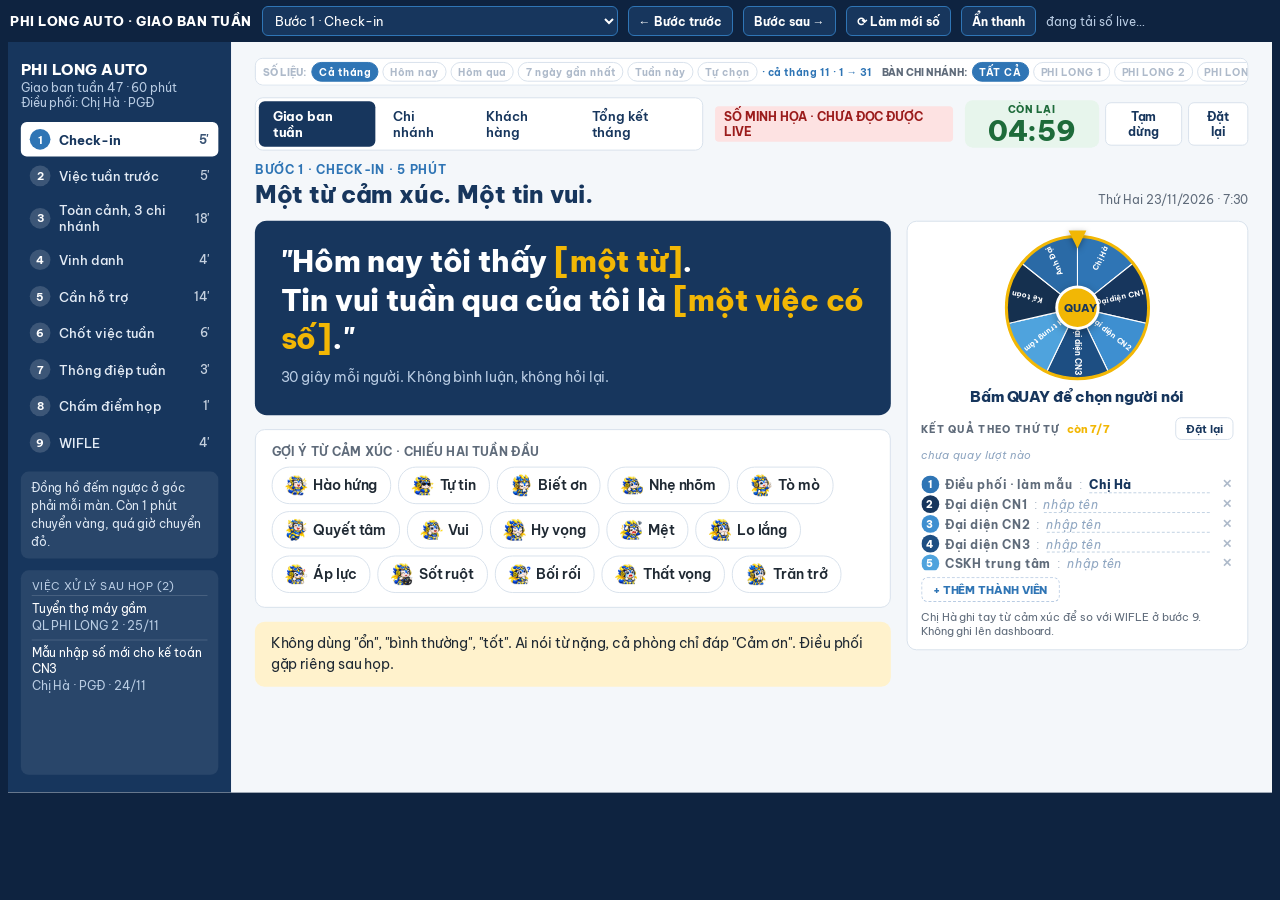
<file: giaoban.html>
<!doctype html>
<html lang="vi">
<head>
<meta charset="utf-8">
<meta name="viewport" content="width=device-width, initial-scale=1">
<title>Giao ban tuần · Phi Long Auto</title>
<meta name="description" content="Trang giao ban tuần 9 bước / 60 phút của Phi Long Auto. Số liệu đọc live từ 3 workbook hệ thống chuẩn CN1/CN2/CN3, kết quả họp ghi về file PHI LONG_GROUP.">
<link rel="preconnect" href="https://fonts.googleapis.com">
<link rel="preconnect" href="https://fonts.gstatic.com" crossorigin>
<link href="https://fonts.googleapis.com/css2?family=Be+Vietnam+Pro:wght@400;500;600;700;800&display=swap" rel="stylesheet">
<style>
  :root { --pl-xanh-dam:#17365D; --pl-xanh:#2F75B5; --pl-nen:#F4F7FA; --pl-vang:#F2B705; }
  * { -webkit-text-size-adjust: 100%; }
  html, body { margin: 0; padding: 0; background: #0E2340; }
  body { font-family: 'Be Vietnam Pro', Arial, Helvetica, sans-serif; }

  /* Thanh điều hướng của trang web (nằm NGOÀI khung demo, ẩn được) */
  .pl-bar { position: sticky; top: 0; z-index: 50; display: flex; align-items: center; gap: 10px;
            padding: 6px 10px; background: #0E2340; color: #fff; font-size: 13px; min-height: 36px;
            box-sizing: border-box; flex-wrap: wrap; }
  .pl-bar b { font-weight: 800; letter-spacing: .5px; white-space: nowrap; }
  .pl-bar select { font: inherit; font-size: 13px; padding: 5px 8px; border-radius: 6px;
                   border: 1px solid #2F75B5; background: #17365D; color: #fff; max-width: 60vw; }
  .pl-bar button { font: inherit; font-size: 12px; font-weight: 700; min-height: 30px; padding: 0 10px;
                   border-radius: 6px; border: 1px solid #2F75B5; background: #17365D; color: #fff; cursor: pointer; }
  .pl-bar button:hover { background: #2F75B5; }
  .pl-bar .pl-ghi { color: #B9CCE3; font-size: 12px; }
  body.pl-an-thanh .pl-bar { display: none; }
  .pl-hien-lai { position: fixed; left: 8px; bottom: 8px; z-index: 60; display: none;
                 font: 700 12px 'Be Vietnam Pro', Arial, sans-serif; min-height: 32px; padding: 0 10px;
                 border-radius: 6px; border: 1px solid #2F75B5; background: #17365D; color: #fff; cursor: pointer; }
  body.pl-an-thanh .pl-hien-lai { display: block; }

  /* Khung màn demo: giữ nguyên kích thước thật rồi thu theo bề rộng thiết bị */
  .pl-screen { display: none; margin: 0 auto; overflow: hidden; }
  .pl-screen.pl-on { display: block; }
  .pl-frame { transform-origin: top left; }
  .pl-dt-hang { display: flex; gap: 30px; }


  /* Bước 2 · Việc tuần trước: bảng việc dài thì cuộn trong khung, có nút KÉO LÊN / KÉO XUỐNG */
  .pl-vtt-wrap { position: relative; flex: 1 1 auto; min-height: 0; display: flex; gap: 10px; }
  .pl-vtt-box { position: relative; flex: 1 1 auto; min-height: 0;
                overflow-y: auto !important; overflow-x: hidden !important;
                scroll-behavior: smooth; -webkit-overflow-scrolling: touch; }
  .pl-vtt-box::-webkit-scrollbar { width: 10px; }
  .pl-vtt-box::-webkit-scrollbar-thumb { background: #BBD0E6; border-radius: 6px; }
  .pl-vtt-box > [data-k="vtt.r0"] { position: sticky; top: 0; z-index: 3; }
  .pl-keo-cot { flex: 0 0 auto; align-self: center; z-index: 6;
                display: flex; flex-direction: column; align-items: center; gap: 10px; }
  .pl-keo { width: 60px; height: 60px; border-radius: 50%; border: 2px solid #17365D;
            background: #FFFFFF; color: #17365D; box-shadow: 0 3px 10px rgba(23,54,93,.3);
            cursor: pointer; display: flex; flex-direction: column; align-items: center;
            justify-content: center; line-height: 1.1; padding: 0;
            font-family: 'Be Vietnam Pro', Arial, sans-serif; font-size: 10px; font-weight: 800;
            letter-spacing: .4px; }
  .pl-keo .mui { font-size: 22px; font-weight: 800; }
  .pl-keo:hover { background: #17365D; color: #FFFFFF; }
  .pl-keo[disabled] { opacity: .28; cursor: default; }
  .pl-conmay { padding: 4px 10px; border-radius: 999px; background: #17365D; color: #FFFFFF;
               font-family: 'Be Vietnam Pro', Arial, sans-serif; font-size: 11px; font-weight: 800;
               white-space: nowrap; pointer-events: none; }

  @media print {
    .pl-bar, .pl-hien-lai { display: none !important; }
    .pl-screen { display: block !important; page-break-after: always; }
  }
</style>
</head>
<body>
<div class="pl-bar">
  <b>PHI LONG AUTO · GIAO BAN TUẦN</b>
  <select id="pl-chon" aria-label="Chọn màn hình"><optgroup label="9 bước giao ban"><option value="GB1CheckIn">Bước 1 · Check-in</option><option value="GB2ViecCu">Bước 2 · Việc tuần trước</option><option value="Main">Bước 3 · Toàn cảnh (bấm Chi tiết từng chi nhánh)</option><option value="GB3BinhDuong">Bước 3 · Chi tiết PHI LONG 1</option><option value="GB3BinhPhuoc">Bước 3 · Chi tiết PHI LONG 2</option><option value="GB3ChiNhanh3">Bước 3 · Chi tiết PHI LONG 3</option><option value="GB4VinhDanh">Bước 4 · Vinh danh</option><option value="GB5HoTro">Bước 5 · Cần hỗ trợ</option><option value="GB6ChotViec">Bước 6 · Chốt việc tuần</option><option value="GB7ThongDiep">Bước 7 · Thông điệp tuần</option><option value="GB8ChamDiem">Bước 8 · Chấm điểm họp</option><option value="GB9Wifle">Bước 9 · WIFLE (What I Feel Like Expressing)</option></optgroup><optgroup label="Các tab khác"><option value="TabChiNhanh">Tab Chi nhánh · phân tích sâu</option><option value="TabKhachHang">Tab Khách hàng · CSKH</option><option value="TabTongKet">Tab Tổng kết tháng</option></optgroup><optgroup label="Màn điện thoại nhân sự"><option value="DTQuanLy">Điện thoại · Quản lý chi nhánh</option><option value="DTTuVan">Điện thoại · Tư vấn dịch vụ</option><option value="DTKyThuat">Điện thoại · Kỹ thuật viên</option></optgroup></select>
  <button type="button" id="pl-truoc">← Bước trước</button>
  <button type="button" id="pl-sau">Bước sau →</button>
  <button type="button" id="pl-moi">⟳ Làm mới số</button>
  <button type="button" id="pl-an">Ẩn thanh</button>
  <span class="pl-ghi" id="pl-trangthai"></span>
</div>
<button type="button" class="pl-hien-lai" id="pl-hien">Hiện thanh điều hướng</button>

<section class="pl-screen" id="sc-GB1CheckIn" data-w="1280" data-h="760" data-total="300" data-title="Bước 1 · Check-in"><div class="pl-frame"><div style="width: 1280px; height: 760px; box-sizing: border-box; font-family: 'Be Vietnam Pro', Arial, sans-serif; color: #1F2933; background: #F4F7FA; overflow: hidden">
<div style="display: flex; height: 760px">
<div style="width: 226px; flex-shrink: 0; background: #17365D; color: #FFFFFF; padding: 18px 13px; box-sizing: border-box; display: flex; flex-direction: column; gap: 12px">
<div><div style="font-size: 15px; font-weight: 800; letter-spacing: 0.6px">PHI LONG AUTO</div>
<div data-k="nhan.sidebar" style="font-size: 12px; color: #B9CCE3; margin-top: 2px">Giao ban tuần 47 · 60 phút<br/>Điều phối: Chị Hà · PGĐ</div></div>
<div style="display: flex; flex-direction: column; gap: 2px"><a href="#GB1CheckIn" style="display: flex; align-items: center; gap: 9px; padding: 7px 9px; border-radius: 6px; background: #FFFFFF; color: #17365D; text-decoration: none; font-size: 13px; font-weight: 700">
<span style="width: 21px; height: 21px; border-radius: 11px; background: #2F75B5; color: #FFFFFF; font-size: 11px; font-weight: 700; display: flex; align-items: center; justify-content: center; flex-shrink: 0">1</span>
<span style="flex: 1">Check-in</span><span style="font-size: 12px; opacity: 0.85">5'</span></a><a href="#GB2ViecCu" style="display: flex; align-items: center; gap: 9px; padding: 7px 9px; border-radius: 6px; background: transparent; color: #E3EBF5; text-decoration: none; font-size: 13px; font-weight: 500">
<span style="width: 21px; height: 21px; border-radius: 11px; background: rgba(255,255,255,0.16); color: #FFFFFF; font-size: 11px; font-weight: 700; display: flex; align-items: center; justify-content: center; flex-shrink: 0">2</span>
<span style="flex: 1">Việc tuần trước</span><span style="font-size: 12px; opacity: 0.85">5'</span></a><a href="#Main" style="display: flex; align-items: center; gap: 9px; padding: 7px 9px; border-radius: 6px; background: transparent; color: #E3EBF5; text-decoration: none; font-size: 13px; font-weight: 500">
<span style="width: 21px; height: 21px; border-radius: 11px; background: rgba(255,255,255,0.16); color: #FFFFFF; font-size: 11px; font-weight: 700; display: flex; align-items: center; justify-content: center; flex-shrink: 0">3</span>
<span style="flex: 1">Toàn cảnh, 3 chi nhánh</span><span style="font-size: 12px; opacity: 0.85">18'</span></a><a href="#GB4VinhDanh" style="display: flex; align-items: center; gap: 9px; padding: 7px 9px; border-radius: 6px; background: transparent; color: #E3EBF5; text-decoration: none; font-size: 13px; font-weight: 500">
<span style="width: 21px; height: 21px; border-radius: 11px; background: rgba(255,255,255,0.16); color: #FFFFFF; font-size: 11px; font-weight: 700; display: flex; align-items: center; justify-content: center; flex-shrink: 0">4</span>
<span style="flex: 1">Vinh danh</span><span style="font-size: 12px; opacity: 0.85">4'</span></a><a href="#GB5HoTro" style="display: flex; align-items: center; gap: 9px; padding: 7px 9px; border-radius: 6px; background: transparent; color: #E3EBF5; text-decoration: none; font-size: 13px; font-weight: 500">
<span style="width: 21px; height: 21px; border-radius: 11px; background: rgba(255,255,255,0.16); color: #FFFFFF; font-size: 11px; font-weight: 700; display: flex; align-items: center; justify-content: center; flex-shrink: 0">5</span>
<span style="flex: 1">Cần hỗ trợ</span><span style="font-size: 12px; opacity: 0.85">14'</span></a><a href="#GB6ChotViec" style="display: flex; align-items: center; gap: 9px; padding: 7px 9px; border-radius: 6px; background: transparent; color: #E3EBF5; text-decoration: none; font-size: 13px; font-weight: 500">
<span style="width: 21px; height: 21px; border-radius: 11px; background: rgba(255,255,255,0.16); color: #FFFFFF; font-size: 11px; font-weight: 700; display: flex; align-items: center; justify-content: center; flex-shrink: 0">6</span>
<span style="flex: 1">Chốt việc tuần</span><span style="font-size: 12px; opacity: 0.85">6'</span></a><a href="#GB7ThongDiep" style="display: flex; align-items: center; gap: 9px; padding: 7px 9px; border-radius: 6px; background: transparent; color: #E3EBF5; text-decoration: none; font-size: 13px; font-weight: 500">
<span style="width: 21px; height: 21px; border-radius: 11px; background: rgba(255,255,255,0.16); color: #FFFFFF; font-size: 11px; font-weight: 700; display: flex; align-items: center; justify-content: center; flex-shrink: 0">7</span>
<span style="flex: 1">Thông điệp tuần</span><span style="font-size: 12px; opacity: 0.85">3'</span></a><a href="#GB8ChamDiem" style="display: flex; align-items: center; gap: 9px; padding: 7px 9px; border-radius: 6px; background: transparent; color: #E3EBF5; text-decoration: none; font-size: 13px; font-weight: 500">
<span style="width: 21px; height: 21px; border-radius: 11px; background: rgba(255,255,255,0.16); color: #FFFFFF; font-size: 11px; font-weight: 700; display: flex; align-items: center; justify-content: center; flex-shrink: 0">8</span>
<span style="flex: 1">Chấm điểm họp</span><span style="font-size: 12px; opacity: 0.85">1'</span></a><a href="#GB9Wifle" style="display: flex; align-items: center; gap: 9px; padding: 7px 9px; border-radius: 6px; background: transparent; color: #E3EBF5; text-decoration: none; font-size: 13px; font-weight: 500">
<span style="width: 21px; height: 21px; border-radius: 11px; background: rgba(255,255,255,0.16); color: #FFFFFF; font-size: 11px; font-weight: 700; display: flex; align-items: center; justify-content: center; flex-shrink: 0">9</span>
<span style="flex: 1">WIFLE</span><span style="font-size: 12px; opacity: 0.85">4'</span></a></div>
<div style="background: rgba(255,255,255,0.08); border-radius: 8px; padding: 8px 10px; font-size: 12px; line-height: 1.5; color: #DCE6F2">Đồng hồ đếm ngược ở góc phải mỗi màn. Còn 1 phút chuyển vàng, quá giờ chuyển đỏ.</div>
<div style="background: rgba(255,255,255,0.08); border-radius: 8px; padding: 9px 11px; flex: 1; min-height: 0; overflow: auto">
<div style="font-size: 11px; color: #B9CCE3; letter-spacing: 0.5px; margin-bottom: 2px">VIỆC XỬ LÝ SAU HỌP (2)</div><div style="font-size: 12px; line-height: 1.4; padding: 5px 0; border-top: 1px solid rgba(255,255,255,0.14)">Tuyển thợ máy gầm<br/><span style="color: #B9CCE3">QL PHI LONG 2 · 25/11</span></div><div style="font-size: 12px; line-height: 1.4; padding: 5px 0; border-top: 1px solid rgba(255,255,255,0.14)">Mẫu nhập số mới cho kế toán CN3<br/><span style="color: #B9CCE3">Chị Hà · PGĐ · 24/11</span></div></div>
</div>
<div style="flex: 1; min-width: 0; padding: 16px 24px 18px; box-sizing: border-box; display: flex; flex-direction: column; gap: 12px; background: #F4F7FA">
<div style="display: flex; align-items: center; justify-content: space-between; gap: 12px">
<div style="display: flex; gap: 4px; background: #FFFFFF; border: 1px solid #D9E2EC; border-radius: 8px; padding: 3px"><a href="#Main" style="padding: 7px 14px; border-radius: 6px; text-decoration: none; font-size: 13px; font-weight: 700; background: #17365D; color: #FFFFFF">Giao ban tuần</a><a href="#TabChiNhanh" style="padding: 7px 14px; border-radius: 6px; text-decoration: none; font-size: 13px; font-weight: 600; background: transparent; color: #17365D">Chi nhánh</a><a href="#TabKhachHang" style="padding: 7px 14px; border-radius: 6px; text-decoration: none; font-size: 13px; font-weight: 600; background: transparent; color: #17365D">Khách hàng</a><a href="#TabTongKet" style="padding: 7px 14px; border-radius: 6px; text-decoration: none; font-size: 13px; font-weight: 600; background: transparent; color: #17365D">Tổng kết tháng</a></div>
<div style="display: flex; align-items: center; gap: 12px"><span class="pl-badge-nguon" style="padding: 3px 9px; border-radius: 4px; background: #EEF2F6; color: #5F6B7A; font-size: 12px; font-weight: 700">ĐANG TẢI SỐ…</span><div style="display: flex; align-items: center; gap: 6px"><div class="pl-timer" style="display: flex; flex-direction: column; align-items: center; padding: 3px 14px; border-radius: 8px; background: #E7F5EC; color: #1E6B3A; min-width: 108px"><span class="pl-tcap" style="font-size: 10px; font-weight: 800; letter-spacing: 0.6px">CÒN LẠI</span><span class="pl-ttext" style="font-size: 28px; font-weight: 800; line-height: 1.05; font-variant-numeric: tabular-nums">05:00</span></div><button class="pl-ttoggle" style="min-height: 44px; padding: 0 12px; border-radius: 6px; border: 1px solid #D9E2EC; background: #FFFFFF; color: #17365D; font-family: 'Be Vietnam Pro', Arial, sans-serif; font-size: 12px; font-weight: 700" type="button">Tạm dừng</button><button class="pl-treset" style="min-height: 44px; padding: 0 12px; border-radius: 6px; border: 1px solid #D9E2EC; background: #FFFFFF; color: #17365D; font-family: 'Be Vietnam Pro', Arial, sans-serif; font-size: 12px; font-weight: 700" type="button">Đặt lại</button></div></div></div>
<div style="display: flex; align-items: flex-end; justify-content: space-between; gap: 16px">
<div><div style="font-size: 12px; font-weight: 700; color: #2F75B5; letter-spacing: 0.8px">BƯỚC 1 · CHECK-IN · 5 PHÚT</div>
<h1 style="margin: 2px 0 0; font-size: 24px; font-weight: 800; color: #17365D">Một từ cảm xúc. Một tin vui.</h1></div>
<div data-k="nhan.ngayhop" style="text-align: right; font-size: 12px; color: #5F6B7A; line-height: 1.5">Thứ Hai 23/11/2026 · 7:30</div></div>
<div style="display: flex; gap: 16px; flex: 1; min-height: 0">
<div style="flex: 1.3; min-width: 0; display: flex; flex-direction: column; gap: 14px">
<div style="background: #17365D; color: #FFFFFF; border-radius: 12px; padding: 22px 26px">
<div style="font-size: 30px; font-weight: 800; line-height: 1.3">"Hôm nay tôi thấy <span style="color: #F2B705">[một từ]</span>.<br/>Tin vui tuần qua của tôi là <span style="color: #F2B705">[một việc có số]</span>."</div>
<div style="font-size: 14px; color: #B9CCE3; margin-top: 10px">30 giây mỗi người. Không bình luận, không hỏi lại.</div>
<div data-k="gb1.tinvui" style="font-size: 13px; font-weight: 600; color: #F2B705; margin-top: 8px; line-height: 1.5"></div></div>
<div style="background: #FFFFFF; border: 1px solid #D9E2EC; border-radius: 10px; "><div style="padding: 14px 16px"><div style="font-size: 12px; font-weight: 700; color: #5F6B7A; letter-spacing: 0.4px">GỢI Ý TỪ CẢM XÚC · CHIẾU HAI TUẦN ĐẦU</div><div style="display: flex; flex-wrap: wrap; gap: 7px; margin-top: 8px"><span style="padding: 7px 13px; border-radius: 18px; background: #FFFFFF; border: 1px solid #D9E2EC; font-size: 14px; font-weight: 600" class="pl-cx" data-stk="PL_14_an_mung" data-ten="Hào hứng"><img src="stickers/PL_14_an_mung.png" alt="" class="pl-cxi">Hào hứng</span><span style="padding: 7px 13px; border-radius: 18px; background: #FFFFFF; border: 1px solid #D9E2EC; font-size: 14px; font-weight: 600" class="pl-cx" data-stk="PL_13_ngau" data-ten="Tự tin"><img src="stickers/PL_13_ngau.png" alt="" class="pl-cxi">Tự tin</span><span style="padding: 7px 13px; border-radius: 18px; background: #FFFFFF; border: 1px solid #D9E2EC; font-size: 14px; font-weight: 600" class="pl-cx" data-stk="PL_26_biet_on" data-ten="Biết ơn"><img src="stickers/PL_26_biet_on.png" alt="" class="pl-cxi">Biết ơn</span><span style="padding: 7px 13px; border-radius: 18px; background: #FFFFFF; border: 1px solid #D9E2EC; font-size: 14px; font-weight: 600" class="pl-cx" data-stk="PL_19_an_toan" data-ten="Nhẹ nhõm"><img src="stickers/PL_19_an_toan.png" alt="" class="pl-cxi">Nhẹ nhõm</span><span style="padding: 7px 13px; border-radius: 18px; background: #FFFFFF; border: 1px solid #D9E2EC; font-size: 14px; font-weight: 600" class="pl-cx" data-stk="PL_31_y_tuong_hay" data-ten="Tò mò"><img src="stickers/PL_31_y_tuong_hay.png" alt="" class="pl-cxi">Tò mò</span><span style="padding: 7px 13px; border-radius: 18px; background: #FFFFFF; border: 1px solid #D9E2EC; font-size: 14px; font-weight: 600" class="pl-cx" data-stk="PL_30_quyet_thang" data-ten="Quyết tâm"><img src="stickers/PL_30_quyet_thang.png" alt="" class="pl-cxi">Quyết tâm</span><span style="padding: 7px 13px; border-radius: 18px; background: #FFFFFF; border: 1px solid #D9E2EC; font-size: 14px; font-weight: 600" class="pl-cx" data-stk="PL_01_tot_lam" data-ten="Vui"><img src="stickers/PL_01_tot_lam.png" alt="" class="pl-cxi">Vui</span><span style="padding: 7px 13px; border-radius: 18px; background: #FFFFFF; border: 1px solid #D9E2EC; font-size: 14px; font-weight: 600" class="pl-cx" data-stk="PL_03_cam_on" data-ten="Hy vọng"><img src="stickers/PL_03_cam_on.png" alt="" class="pl-cxi">Hy vọng</span><span style="padding: 7px 13px; border-radius: 18px; background: #FFFFFF; border: 1px solid #D9E2EC; font-size: 14px; font-weight: 600" class="pl-cx" data-stk="PL_16_dau_dau" data-ten="Mệt"><img src="stickers/PL_16_dau_dau.png" alt="" class="pl-cxi">Mệt</span><span style="padding: 7px 13px; border-radius: 18px; background: #FFFFFF; border: 1px solid #D9E2EC; font-size: 14px; font-weight: 600" class="pl-cx" data-stk="PL_12_lo_lang" data-ten="Lo lắng"><img src="stickers/PL_12_lo_lang.png" alt="" class="pl-cxi">Lo lắng</span><span style="padding: 7px 13px; border-radius: 18px; background: #FFFFFF; border: 1px solid #D9E2EC; font-size: 14px; font-weight: 600" class="pl-cx" data-stk="PL_10_buc_minh" data-ten="Áp lực"><img src="stickers/PL_10_buc_minh.png" alt="" class="pl-cxi">Áp lực</span><span style="padding: 7px 13px; border-radius: 18px; background: #FFFFFF; border: 1px solid #D9E2EC; font-size: 14px; font-weight: 600" class="pl-cx" data-stk="PL_18_dang_chay_xe" data-ten="Sốt ruột"><img src="stickers/PL_18_dang_chay_xe.png" alt="" class="pl-cxi">Sốt ruột</span><span style="padding: 7px 13px; border-radius: 18px; background: #FFFFFF; border: 1px solid #D9E2EC; font-size: 14px; font-weight: 600" class="pl-cx" data-stk="PL_08_thac_mac" data-ten="Bối rối"><img src="stickers/PL_08_thac_mac.png" alt="" class="pl-cxi">Bối rối</span><span style="padding: 7px 13px; border-radius: 18px; background: #FFFFFF; border: 1px solid #D9E2EC; font-size: 14px; font-weight: 600" class="pl-cx" data-stk="PL_11_buon_khoc" data-ten="Thất vọng"><img src="stickers/PL_11_buon_khoc.png" alt="" class="pl-cxi">Thất vọng</span><span style="padding: 7px 13px; border-radius: 18px; background: #FFFFFF; border: 1px solid #D9E2EC; font-size: 14px; font-weight: 600" class="pl-cx" data-stk="PL_22_xuc_dong" data-ten="Trăn trở"><img src="stickers/PL_22_xuc_dong.png" alt="" class="pl-cxi">Trăn trở</span></div></div></div>
<div style="background: #FFF2CC; border-radius: 10px; padding: 12px 16px; font-size: 14px; line-height: 1.5">Không dùng "ổn", "bình thường", "tốt". Ai nói từ nặng, cả phòng chỉ đáp "Cảm ơn". Điều phối gặp riêng sau họp.</div>
</div>
<div style="flex: 0.7; min-width: 0"><div style="background:#FFFFFF;border:1px solid #D9E2EC;border-radius:10px"><div style="padding:12px 14px"><div id="b1-quay" data-vq="b1" data-nen="sang" data-co="150"></div><div style="display:none"><span data-k="gb1.ql.0">—</span><span data-k="gb1.ql.1">—</span><span data-k="gb1.ql.2">—</span><span data-k="gb1.cskh.ten">—</span></div><div style="font-size:11px;color:#5F6B7A;margin-top:8px">Chị Hà ghi tay từ cảm xúc để so với WIFLE ở bước 9. Không ghi lên dashboard.</div></div></div></div>
</div>
</div></div>
</div></div></section>

<section class="pl-screen" id="sc-GB2ViecCu" data-w="1280" data-h="760" data-total="300" data-title="Bước 2 · Việc tuần trước"><div class="pl-frame"><div style="width: 1280px; height: 760px; box-sizing: border-box; font-family: 'Be Vietnam Pro', Arial, sans-serif; color: #1F2933; background: #F4F7FA; overflow: hidden">
<div style="display: flex; height: 760px">
<div style="width: 226px; flex-shrink: 0; background: #17365D; color: #FFFFFF; padding: 18px 13px; box-sizing: border-box; display: flex; flex-direction: column; gap: 12px">
<div><div style="font-size: 15px; font-weight: 800; letter-spacing: 0.6px">PHI LONG AUTO</div>
<div data-k="nhan.sidebar" style="font-size: 12px; color: #B9CCE3; margin-top: 2px">Giao ban tuần 47 · 60 phút<br/>Điều phối: Chị Hà · PGĐ</div></div>
<div style="display: flex; flex-direction: column; gap: 2px"><a href="#GB1CheckIn" style="display: flex; align-items: center; gap: 9px; padding: 7px 9px; border-radius: 6px; background: transparent; color: #8FA6C1; text-decoration: none; font-size: 13px; font-weight: 500">
<span style="width: 21px; height: 21px; border-radius: 11px; background: rgba(255,255,255,0.08); color: #FFFFFF; font-size: 11px; font-weight: 700; display: flex; align-items: center; justify-content: center; flex-shrink: 0">1</span>
<span style="flex: 1">Check-in</span><span style="font-size: 12px; opacity: 0.85">5'</span></a><a href="#GB2ViecCu" style="display: flex; align-items: center; gap: 9px; padding: 7px 9px; border-radius: 6px; background: #FFFFFF; color: #17365D; text-decoration: none; font-size: 13px; font-weight: 700">
<span style="width: 21px; height: 21px; border-radius: 11px; background: #2F75B5; color: #FFFFFF; font-size: 11px; font-weight: 700; display: flex; align-items: center; justify-content: center; flex-shrink: 0">2</span>
<span style="flex: 1">Việc tuần trước</span><span style="font-size: 12px; opacity: 0.85">5'</span></a><a href="#Main" style="display: flex; align-items: center; gap: 9px; padding: 7px 9px; border-radius: 6px; background: transparent; color: #E3EBF5; text-decoration: none; font-size: 13px; font-weight: 500">
<span style="width: 21px; height: 21px; border-radius: 11px; background: rgba(255,255,255,0.16); color: #FFFFFF; font-size: 11px; font-weight: 700; display: flex; align-items: center; justify-content: center; flex-shrink: 0">3</span>
<span style="flex: 1">Toàn cảnh, 3 chi nhánh</span><span style="font-size: 12px; opacity: 0.85">18'</span></a><a href="#GB4VinhDanh" style="display: flex; align-items: center; gap: 9px; padding: 7px 9px; border-radius: 6px; background: transparent; color: #E3EBF5; text-decoration: none; font-size: 13px; font-weight: 500">
<span style="width: 21px; height: 21px; border-radius: 11px; background: rgba(255,255,255,0.16); color: #FFFFFF; font-size: 11px; font-weight: 700; display: flex; align-items: center; justify-content: center; flex-shrink: 0">4</span>
<span style="flex: 1">Vinh danh</span><span style="font-size: 12px; opacity: 0.85">4'</span></a><a href="#GB5HoTro" style="display: flex; align-items: center; gap: 9px; padding: 7px 9px; border-radius: 6px; background: transparent; color: #E3EBF5; text-decoration: none; font-size: 13px; font-weight: 500">
<span style="width: 21px; height: 21px; border-radius: 11px; background: rgba(255,255,255,0.16); color: #FFFFFF; font-size: 11px; font-weight: 700; display: flex; align-items: center; justify-content: center; flex-shrink: 0">5</span>
<span style="flex: 1">Cần hỗ trợ</span><span style="font-size: 12px; opacity: 0.85">14'</span></a><a href="#GB6ChotViec" style="display: flex; align-items: center; gap: 9px; padding: 7px 9px; border-radius: 6px; background: transparent; color: #E3EBF5; text-decoration: none; font-size: 13px; font-weight: 500">
<span style="width: 21px; height: 21px; border-radius: 11px; background: rgba(255,255,255,0.16); color: #FFFFFF; font-size: 11px; font-weight: 700; display: flex; align-items: center; justify-content: center; flex-shrink: 0">6</span>
<span style="flex: 1">Chốt việc tuần</span><span style="font-size: 12px; opacity: 0.85">6'</span></a><a href="#GB7ThongDiep" style="display: flex; align-items: center; gap: 9px; padding: 7px 9px; border-radius: 6px; background: transparent; color: #E3EBF5; text-decoration: none; font-size: 13px; font-weight: 500">
<span style="width: 21px; height: 21px; border-radius: 11px; background: rgba(255,255,255,0.16); color: #FFFFFF; font-size: 11px; font-weight: 700; display: flex; align-items: center; justify-content: center; flex-shrink: 0">7</span>
<span style="flex: 1">Thông điệp tuần</span><span style="font-size: 12px; opacity: 0.85">3'</span></a><a href="#GB8ChamDiem" style="display: flex; align-items: center; gap: 9px; padding: 7px 9px; border-radius: 6px; background: transparent; color: #E3EBF5; text-decoration: none; font-size: 13px; font-weight: 500">
<span style="width: 21px; height: 21px; border-radius: 11px; background: rgba(255,255,255,0.16); color: #FFFFFF; font-size: 11px; font-weight: 700; display: flex; align-items: center; justify-content: center; flex-shrink: 0">8</span>
<span style="flex: 1">Chấm điểm họp</span><span style="font-size: 12px; opacity: 0.85">1'</span></a><a href="#GB9Wifle" style="display: flex; align-items: center; gap: 9px; padding: 7px 9px; border-radius: 6px; background: transparent; color: #E3EBF5; text-decoration: none; font-size: 13px; font-weight: 500">
<span style="width: 21px; height: 21px; border-radius: 11px; background: rgba(255,255,255,0.16); color: #FFFFFF; font-size: 11px; font-weight: 700; display: flex; align-items: center; justify-content: center; flex-shrink: 0">9</span>
<span style="flex: 1">WIFLE</span><span style="font-size: 12px; opacity: 0.85">4'</span></a></div>
<div style="background: rgba(255,255,255,0.08); border-radius: 8px; padding: 8px 10px; font-size: 12px; line-height: 1.5; color: #DCE6F2">Đồng hồ đếm ngược ở góc phải mỗi màn. Còn 1 phút chuyển vàng, quá giờ chuyển đỏ.</div>
<div style="background: rgba(255,255,255,0.08); border-radius: 8px; padding: 9px 11px; flex: 1; min-height: 0; overflow: auto">
<div style="font-size: 11px; color: #B9CCE3; letter-spacing: 0.5px; margin-bottom: 2px">VIỆC XỬ LÝ SAU HỌP (2)</div><div style="font-size: 12px; line-height: 1.4; padding: 5px 0; border-top: 1px solid rgba(255,255,255,0.14)">Tuyển thợ máy gầm<br/><span style="color: #B9CCE3">QL PHI LONG 2 · 25/11</span></div><div style="font-size: 12px; line-height: 1.4; padding: 5px 0; border-top: 1px solid rgba(255,255,255,0.14)">Mẫu nhập số mới cho kế toán CN3<br/><span style="color: #B9CCE3">Chị Hà · PGĐ · 24/11</span></div></div>
</div>
<div style="flex: 1; min-width: 0; padding: 16px 24px 18px; box-sizing: border-box; display: flex; flex-direction: column; gap: 12px; background: #F4F7FA">
<div style="display: flex; align-items: center; justify-content: space-between; gap: 12px">
<div style="display: flex; gap: 4px; background: #FFFFFF; border: 1px solid #D9E2EC; border-radius: 8px; padding: 3px"><a href="#Main" style="padding: 7px 14px; border-radius: 6px; text-decoration: none; font-size: 13px; font-weight: 700; background: #17365D; color: #FFFFFF">Giao ban tuần</a><a href="#TabChiNhanh" style="padding: 7px 14px; border-radius: 6px; text-decoration: none; font-size: 13px; font-weight: 600; background: transparent; color: #17365D">Chi nhánh</a><a href="#TabKhachHang" style="padding: 7px 14px; border-radius: 6px; text-decoration: none; font-size: 13px; font-weight: 600; background: transparent; color: #17365D">Khách hàng</a><a href="#TabTongKet" style="padding: 7px 14px; border-radius: 6px; text-decoration: none; font-size: 13px; font-weight: 600; background: transparent; color: #17365D">Tổng kết tháng</a></div>
<div style="display: flex; align-items: center; gap: 12px"><span class="pl-badge-nguon" style="padding: 3px 9px; border-radius: 4px; background: #EEF2F6; color: #5F6B7A; font-size: 12px; font-weight: 700">ĐANG TẢI SỐ…</span><div style="display: flex; align-items: center; gap: 6px"><div class="pl-timer" style="display: flex; flex-direction: column; align-items: center; padding: 3px 14px; border-radius: 8px; background: #E7F5EC; color: #1E6B3A; min-width: 108px"><span class="pl-tcap" style="font-size: 10px; font-weight: 800; letter-spacing: 0.6px">CÒN LẠI</span><span class="pl-ttext" style="font-size: 28px; font-weight: 800; line-height: 1.05; font-variant-numeric: tabular-nums">05:00</span></div><button class="pl-ttoggle" style="min-height: 44px; padding: 0 12px; border-radius: 6px; border: 1px solid #D9E2EC; background: #FFFFFF; color: #17365D; font-family: 'Be Vietnam Pro', Arial, sans-serif; font-size: 12px; font-weight: 700" type="button">Tạm dừng</button><button class="pl-treset" style="min-height: 44px; padding: 0 12px; border-radius: 6px; border: 1px solid #D9E2EC; background: #FFFFFF; color: #17365D; font-family: 'Be Vietnam Pro', Arial, sans-serif; font-size: 12px; font-weight: 700" type="button">Đặt lại</button></div></div></div>
<div style="display: flex; align-items: flex-end; justify-content: space-between; gap: 16px">
<div><div style="font-size: 12px; font-weight: 700; color: #2F75B5; letter-spacing: 0.8px">BƯỚC 2 · VIỆC TUẦN TRƯỚC · 5 PHÚT</div>
<h1 style="margin: 2px 0 0; font-size: 24px; font-weight: 800; color: #17365D">Hứa gì, làm được gì</h1></div>
<div style="text-align: right; font-size: 12px; color: #5F6B7A; line-height: 1.5">Thư ký đọc · người nhận việc chỉ nói Xong hoặc Chưa xong<br>Mỗi thứ Tư đọc đúng 3 số: tổng việc giao · xong · chưa xong (🔥 trễ) — lấy thẳng từ app</div></div>
<div style="display: flex; gap: 12px">
<div style="background: #FFFFFF; border: 1px solid #D9E2EC; border-radius: 10px; flex: 1"><div style="padding: 12px 16px"><div style="font-size: 12px; color: #5F6B7A; font-weight: 600">Việc đã xong</div><div style="font-size: 30px; font-weight: 800; color: #17365D">4/6 <span style="font-size: 16px">· 67%</span></div></div></div>
<div style="background: #FFFFFF; border: 1px solid #D9E2EC; border-radius: 10px; flex: 1"><div style="padding: 12px 16px"><div style="font-size: 12px; color: #5F6B7A; font-weight: 600">Đúng hạn</div><div style="font-size: 30px; font-weight: 800; color: #17365D">4/4</div></div></div>
<div style="background: #FFFFFF; border: 1px solid #D9E2EC; border-radius: 10px; flex: 1.4"><div style="padding: 12px 16px"><div style="font-size: 12px; color: #5F6B7A; font-weight: 600">4 tuần gần nhất</div><div style="font-size: 30px; font-weight: 800; color: #17365D">58% → 67%</div></div></div>
</div>
<div style="background: #FFFFFF; border: 1px solid #D9E2EC; border-radius: 10px; overflow: hidden">
<div data-k="vtt.r0" style="display: grid; grid-template-columns: 170px minmax(0, 1fr) 70px 150px; gap: 12px; padding: 9px 16px; background: #2F75B5; color: #FFFFFF; font-size: 12px; font-weight: 700"><span>Ai</span><span>Việc đã hứa</span><span>Hạn</span><span>Trạng thái</span></div>
<div data-k="vtt.r1" style="display: grid; grid-template-columns: 170px minmax(0, 1fr) 70px 150px; gap: 12px; align-items: center; padding: 11px 16px; border-top: 1px solid #EEF2F6; font-size: 15px">
<span style="font-weight: 600">Quản lý PHI LONG 1</span><span>Gọi xác nhận lịch hẹn mỗi sáng 7:30</span><span style="color: #5F6B7A">20/11</span><span style="display: inline-block; padding: 3px 9px; border-radius: 4px; background: #E7F5EC; color: #1E6B3A; font-size: 12px; font-weight: 700; white-space: nowrap">Xong</span></div><div data-k="vtt.r2" style="display: grid; grid-template-columns: 170px minmax(0, 1fr) 70px 150px; gap: 12px; align-items: center; padding: 11px 16px; border-top: 1px solid #EEF2F6; font-size: 15px">
<span style="font-weight: 600">Quản lý PHI LONG 3</span><span>Nhắn tin nhắc bảo dưỡng cho 50 khách</span><span style="color: #5F6B7A">20/11</span><span style="display: inline-block; padding: 3px 9px; border-radius: 4px; background: #FDE2E2; color: #9B1C1C; font-size: 12px; font-weight: 700; white-space: nowrap">Chưa xong · 20/50</span></div><div data-k="vtt.r3" style="display: grid; grid-template-columns: 170px minmax(0, 1fr) 70px 150px; gap: 12px; align-items: center; padding: 11px 16px; border-top: 1px solid #EEF2F6; font-size: 15px">
<span style="font-weight: 600">Chị Hà · PGĐ</span><span>Soát số báo cáo ngày 3 chi nhánh trước 17:30, đủ 6/6 ngày</span><span style="color: #5F6B7A">21/11</span><span style="display: inline-block; padding: 3px 9px; border-radius: 4px; background: #E7F5EC; color: #1E6B3A; font-size: 12px; font-weight: 700; white-space: nowrap">Xong</span></div><div data-k="vtt.r4" style="display: grid; grid-template-columns: 170px minmax(0, 1fr) 70px 150px; gap: 12px; align-items: center; padding: 11px 16px; border-top: 1px solid #EEF2F6; font-size: 15px">
<span style="font-weight: 600">Quản lý PHI LONG 2</span><span>Thử báo giá trong 15 phút từ lúc nhận xe</span><span style="color: #5F6B7A">19/11</span><span style="display: inline-block; padding: 3px 9px; border-radius: 4px; background: #E7F5EC; color: #1E6B3A; font-size: 12px; font-weight: 700; white-space: nowrap">Xong</span></div><div data-k="vtt.r5" style="display: grid; grid-template-columns: 170px minmax(0, 1fr) 70px 150px; gap: 12px; align-items: center; padding: 11px 16px; border-top: 1px solid #EEF2F6; font-size: 15px">
<span style="font-weight: 600">CSKH trung tâm</span><span>Gọi chăm sóc 100% khách sau dịch vụ trong 48 giờ</span><span style="color: #5F6B7A">21/11</span><span style="display: inline-block; padding: 3px 9px; border-radius: 4px; background: #FDE2E2; color: #9B1C1C; font-size: 12px; font-weight: 700; white-space: nowrap">Chưa xong · 79%</span></div><div data-k="vtt.r6" style="display: grid; grid-template-columns: 170px minmax(0, 1fr) 70px 150px; gap: 12px; align-items: center; padding: 11px 16px; border-top: 1px solid #EEF2F6; font-size: 15px">
<span style="font-weight: 600">Anh Đại</span><span>Trao quyền duyệt báo giá cho quản lý, kế toán kiểm giá</span><span style="color: #5F6B7A">18/11</span><span style="display: inline-block; padding: 3px 9px; border-radius: 4px; background: #E7F5EC; color: #1E6B3A; font-size: 12px; font-weight: 700; white-space: nowrap">Xong</span></div></div>
<div style="display: flex; gap: 12px">
<div style="flex: 1; background: #EAF2F8; border-radius: 10px; padding: 12px 16px; font-size: 14px; line-height: 1.5"><b>Không giải thích ở bước này.</b> Việc chưa xong tự chuyển sang tuần này, người nhận chốt hạn mới ở bước 6.</div>
<div style="flex: 1; background: #FFF2CC; border-radius: 10px; padding: 12px 16px; font-size: 14px; line-height: 1.5"><b>Chưa xong tuần 1</b> thì bấm nút <b>→ HỖ TRỢ</b> ở dòng việc để đưa sang bước 5, không để trôi sang tuần 2. Mỗi chi nhánh tối đa 3 việc.</div>
</div>
</div></div>
</div></div></section>

<section class="pl-screen" id="sc-Main" data-w="1280" data-h="760" data-total="180" data-title="Bước 3 · Toàn cảnh (bấm Chi tiết từng chi nhánh)"><div class="pl-frame"><div style="width: 1280px; height: 760px; box-sizing: border-box; font-family: 'Be Vietnam Pro', Arial, sans-serif; color: #1F2933; background: #F4F7FA; overflow: hidden">
<div style="display: flex; height: 760px">
<div style="width: 226px; flex-shrink: 0; background: #17365D; color: #FFFFFF; padding: 18px 13px; box-sizing: border-box; display: flex; flex-direction: column; gap: 12px">
<div><div style="font-size: 15px; font-weight: 800; letter-spacing: 0.6px">PHI LONG AUTO</div>
<div data-k="nhan.sidebar" style="font-size: 12px; color: #B9CCE3; margin-top: 2px">Giao ban tuần 47 · 60 phút<br/>Điều phối: Chị Hà · PGĐ</div></div>
<div style="display: flex; flex-direction: column; gap: 2px"><a href="#GB1CheckIn" style="display: flex; align-items: center; gap: 9px; padding: 7px 9px; border-radius: 6px; background: transparent; color: #8FA6C1; text-decoration: none; font-size: 13px; font-weight: 500">
<span style="width: 21px; height: 21px; border-radius: 11px; background: rgba(255,255,255,0.08); color: #FFFFFF; font-size: 11px; font-weight: 700; display: flex; align-items: center; justify-content: center; flex-shrink: 0">1</span>
<span style="flex: 1">Check-in</span><span style="font-size: 12px; opacity: 0.85">5'</span></a><a href="#GB2ViecCu" style="display: flex; align-items: center; gap: 9px; padding: 7px 9px; border-radius: 6px; background: transparent; color: #8FA6C1; text-decoration: none; font-size: 13px; font-weight: 500">
<span style="width: 21px; height: 21px; border-radius: 11px; background: rgba(255,255,255,0.08); color: #FFFFFF; font-size: 11px; font-weight: 700; display: flex; align-items: center; justify-content: center; flex-shrink: 0">2</span>
<span style="flex: 1">Việc tuần trước</span><span style="font-size: 12px; opacity: 0.85">5'</span></a><a href="#Main" style="display: flex; align-items: center; gap: 9px; padding: 7px 9px; border-radius: 6px; background: #FFFFFF; color: #17365D; text-decoration: none; font-size: 13px; font-weight: 700">
<span style="width: 21px; height: 21px; border-radius: 11px; background: #2F75B5; color: #FFFFFF; font-size: 11px; font-weight: 700; display: flex; align-items: center; justify-content: center; flex-shrink: 0">3</span>
<span style="flex: 1">Toàn cảnh, 3 chi nhánh</span><span style="font-size: 12px; opacity: 0.85">18'</span></a><a href="#GB4VinhDanh" style="display: flex; align-items: center; gap: 9px; padding: 7px 9px; border-radius: 6px; background: transparent; color: #E3EBF5; text-decoration: none; font-size: 13px; font-weight: 500">
<span style="width: 21px; height: 21px; border-radius: 11px; background: rgba(255,255,255,0.16); color: #FFFFFF; font-size: 11px; font-weight: 700; display: flex; align-items: center; justify-content: center; flex-shrink: 0">4</span>
<span style="flex: 1">Vinh danh</span><span style="font-size: 12px; opacity: 0.85">4'</span></a><a href="#GB5HoTro" style="display: flex; align-items: center; gap: 9px; padding: 7px 9px; border-radius: 6px; background: transparent; color: #E3EBF5; text-decoration: none; font-size: 13px; font-weight: 500">
<span style="width: 21px; height: 21px; border-radius: 11px; background: rgba(255,255,255,0.16); color: #FFFFFF; font-size: 11px; font-weight: 700; display: flex; align-items: center; justify-content: center; flex-shrink: 0">5</span>
<span style="flex: 1">Cần hỗ trợ</span><span style="font-size: 12px; opacity: 0.85">14'</span></a><a href="#GB6ChotViec" style="display: flex; align-items: center; gap: 9px; padding: 7px 9px; border-radius: 6px; background: transparent; color: #E3EBF5; text-decoration: none; font-size: 13px; font-weight: 500">
<span style="width: 21px; height: 21px; border-radius: 11px; background: rgba(255,255,255,0.16); color: #FFFFFF; font-size: 11px; font-weight: 700; display: flex; align-items: center; justify-content: center; flex-shrink: 0">6</span>
<span style="flex: 1">Chốt việc tuần</span><span style="font-size: 12px; opacity: 0.85">6'</span></a><a href="#GB7ThongDiep" style="display: flex; align-items: center; gap: 9px; padding: 7px 9px; border-radius: 6px; background: transparent; color: #E3EBF5; text-decoration: none; font-size: 13px; font-weight: 500">
<span style="width: 21px; height: 21px; border-radius: 11px; background: rgba(255,255,255,0.16); color: #FFFFFF; font-size: 11px; font-weight: 700; display: flex; align-items: center; justify-content: center; flex-shrink: 0">7</span>
<span style="flex: 1">Thông điệp tuần</span><span style="font-size: 12px; opacity: 0.85">3'</span></a><a href="#GB8ChamDiem" style="display: flex; align-items: center; gap: 9px; padding: 7px 9px; border-radius: 6px; background: transparent; color: #E3EBF5; text-decoration: none; font-size: 13px; font-weight: 500">
<span style="width: 21px; height: 21px; border-radius: 11px; background: rgba(255,255,255,0.16); color: #FFFFFF; font-size: 11px; font-weight: 700; display: flex; align-items: center; justify-content: center; flex-shrink: 0">8</span>
<span style="flex: 1">Chấm điểm họp</span><span style="font-size: 12px; opacity: 0.85">1'</span></a><a href="#GB9Wifle" style="display: flex; align-items: center; gap: 9px; padding: 7px 9px; border-radius: 6px; background: transparent; color: #E3EBF5; text-decoration: none; font-size: 13px; font-weight: 500">
<span style="width: 21px; height: 21px; border-radius: 11px; background: rgba(255,255,255,0.16); color: #FFFFFF; font-size: 11px; font-weight: 700; display: flex; align-items: center; justify-content: center; flex-shrink: 0">9</span>
<span style="flex: 1">WIFLE</span><span style="font-size: 12px; opacity: 0.85">4'</span></a></div>
<div style="background: rgba(255,255,255,0.08); border-radius: 8px; padding: 8px 10px; font-size: 12px; line-height: 1.5; color: #DCE6F2">Đồng hồ đếm ngược ở góc phải mỗi màn. Còn 1 phút chuyển vàng, quá giờ chuyển đỏ.</div>
<div style="background: rgba(255,255,255,0.08); border-radius: 8px; padding: 9px 11px; flex: 1; min-height: 0; overflow: auto">
<div style="font-size: 11px; color: #B9CCE3; letter-spacing: 0.5px; margin-bottom: 2px">VIỆC XỬ LÝ SAU HỌP (2)</div><div style="font-size: 12px; line-height: 1.4; padding: 5px 0; border-top: 1px solid rgba(255,255,255,0.14)">Tuyển thợ máy gầm<br/><span style="color: #B9CCE3">QL PHI LONG 2 · 25/11</span></div><div style="font-size: 12px; line-height: 1.4; padding: 5px 0; border-top: 1px solid rgba(255,255,255,0.14)">Mẫu nhập số mới cho kế toán CN3<br/><span style="color: #B9CCE3">Chị Hà · PGĐ · 24/11</span></div></div>
</div>
<div style="flex: 1; min-width: 0; padding: 16px 24px 18px; box-sizing: border-box; display: flex; flex-direction: column; gap: 12px; background: #F4F7FA">
<div style="display: flex; align-items: center; justify-content: space-between; gap: 12px">
<div style="display: flex; gap: 4px; background: #FFFFFF; border: 1px solid #D9E2EC; border-radius: 8px; padding: 3px"><a href="#Main" style="padding: 7px 14px; border-radius: 6px; text-decoration: none; font-size: 13px; font-weight: 700; background: #17365D; color: #FFFFFF">Giao ban tuần</a><a href="#TabChiNhanh" style="padding: 7px 14px; border-radius: 6px; text-decoration: none; font-size: 13px; font-weight: 600; background: transparent; color: #17365D">Chi nhánh</a><a href="#TabKhachHang" style="padding: 7px 14px; border-radius: 6px; text-decoration: none; font-size: 13px; font-weight: 600; background: transparent; color: #17365D">Khách hàng</a><a href="#TabTongKet" style="padding: 7px 14px; border-radius: 6px; text-decoration: none; font-size: 13px; font-weight: 600; background: transparent; color: #17365D">Tổng kết tháng</a></div>
<div style="display: flex; align-items: center; gap: 12px"><span class="pl-badge-nguon" style="padding: 3px 9px; border-radius: 4px; background: #EEF2F6; color: #5F6B7A; font-size: 12px; font-weight: 700">ĐANG TẢI SỐ…</span><div style="display: flex; align-items: center; gap: 6px"><div class="pl-timer" style="display: flex; flex-direction: column; align-items: center; padding: 3px 14px; border-radius: 8px; background: #E7F5EC; color: #1E6B3A; min-width: 108px"><span class="pl-tcap" style="font-size: 10px; font-weight: 800; letter-spacing: 0.6px">CÒN LẠI</span><span class="pl-ttext" style="font-size: 28px; font-weight: 800; line-height: 1.05; font-variant-numeric: tabular-nums">03:00</span></div><button class="pl-ttoggle" style="min-height: 44px; padding: 0 12px; border-radius: 6px; border: 1px solid #D9E2EC; background: #FFFFFF; color: #17365D; font-family: 'Be Vietnam Pro', Arial, sans-serif; font-size: 12px; font-weight: 700" type="button">Tạm dừng</button><button class="pl-treset" style="min-height: 44px; padding: 0 12px; border-radius: 6px; border: 1px solid #D9E2EC; background: #FFFFFF; color: #17365D; font-family: 'Be Vietnam Pro', Arial, sans-serif; font-size: 12px; font-weight: 700" type="button">Đặt lại</button></div></div></div>
<div style="display: flex; align-items: flex-end; justify-content: space-between; gap: 16px">
<div><div style="font-size: 12px; font-weight: 700; color: #2F75B5; letter-spacing: 0.8px">BƯỚC 3 · TOÀN CẢNH 3' + MỖI CHI NHÁNH 5'</div>
<h1 data-k="nhan.tieude" style="margin: 2px 0 0; font-size: 24px; font-weight: 800; color: #17365D">Toàn cảnh tuần 47</h1></div>
<div data-k="nhan.khoangngay" style="text-align: right; font-size: 12px; color: #5F6B7A; line-height: 1.5">Số tuần 16–21/11/2026</div></div>
<div style="flex: 1; min-height: 0; display: flex; flex-direction: column; gap: 8px">
<iframe src="duaxe.html?gon=1" title="Đường đua thành tích Phi Long" style="flex:1;min-height:0;width:100%;border:1px solid #D9E2EC;border-radius:10px;background:#0B1220"></iframe>
<div style="display:flex;gap:8px;align-items:center;flex-wrap:wrap">
<span style="font-size:12px;color:#5F6B7A;font-weight:700;white-space:nowrap">Giải trình chi nhánh:</span>
<a href="#GB3BinhDuong" style="display:inline-flex;align-items:center;min-height:34px;padding:0 14px;border-radius:6px;background:#2F75B5;color:#FFFFFF;text-decoration:none;font-size:13px;font-weight:700">PHI LONG 1 →</a>
<a href="#GB3BinhPhuoc" style="display:inline-flex;align-items:center;min-height:34px;padding:0 14px;border-radius:6px;background:#2F75B5;color:#FFFFFF;text-decoration:none;font-size:13px;font-weight:700">PHI LONG 2 →</a>
<a href="#GB3ChiNhanh3" style="display:inline-flex;align-items:center;min-height:34px;padding:0 14px;border-radius:6px;background:#2F75B5;color:#FFFFFF;text-decoration:none;font-size:13px;font-weight:700">PHI LONG 3 →</a>
<a href="duaxe.html" target="_blank" rel="noopener" style="margin-left:auto;font-size:13px;font-weight:700;text-decoration:none;color:#17365D">Mở đường đua toàn màn hình ↗</a>
<a href="#TabKhachHang" style="font-size:13px;font-weight:700;text-decoration:none">Tab Khách hàng →</a>
</div>
</div>
</div></div>
</div></div></section>

<section class="pl-screen" id="sc-GB3BinhDuong" data-w="1280" data-h="760" data-total="300" data-title="Bước 3 · Chi tiết PHI LONG 1"><div class="pl-frame"><div style="width: 1280px; height: 760px; box-sizing: border-box; font-family: 'Be Vietnam Pro', Arial, sans-serif; color: #1F2933; background: #F4F7FA; overflow: hidden">
<div style="display: flex; height: 760px">
<div style="width: 226px; flex-shrink: 0; background: #17365D; color: #FFFFFF; padding: 18px 13px; box-sizing: border-box; display: flex; flex-direction: column; gap: 12px">
<div><div style="font-size: 15px; font-weight: 800; letter-spacing: 0.6px">PHI LONG AUTO</div>
<div data-k="nhan.sidebar" style="font-size: 12px; color: #B9CCE3; margin-top: 2px">Giao ban tuần 47 · 60 phút<br/>Điều phối: Chị Hà · PGĐ</div></div>
<div style="display: flex; flex-direction: column; gap: 2px"><a href="#GB1CheckIn" style="display: flex; align-items: center; gap: 9px; padding: 7px 9px; border-radius: 6px; background: transparent; color: #8FA6C1; text-decoration: none; font-size: 13px; font-weight: 500">
<span style="width: 21px; height: 21px; border-radius: 11px; background: rgba(255,255,255,0.08); color: #FFFFFF; font-size: 11px; font-weight: 700; display: flex; align-items: center; justify-content: center; flex-shrink: 0">1</span>
<span style="flex: 1">Check-in</span><span style="font-size: 12px; opacity: 0.85">5'</span></a><a href="#GB2ViecCu" style="display: flex; align-items: center; gap: 9px; padding: 7px 9px; border-radius: 6px; background: transparent; color: #8FA6C1; text-decoration: none; font-size: 13px; font-weight: 500">
<span style="width: 21px; height: 21px; border-radius: 11px; background: rgba(255,255,255,0.08); color: #FFFFFF; font-size: 11px; font-weight: 700; display: flex; align-items: center; justify-content: center; flex-shrink: 0">2</span>
<span style="flex: 1">Việc tuần trước</span><span style="font-size: 12px; opacity: 0.85">5'</span></a><a href="#Main" style="display: flex; align-items: center; gap: 9px; padding: 7px 9px; border-radius: 6px; background: #FFFFFF; color: #17365D; text-decoration: none; font-size: 13px; font-weight: 700">
<span style="width: 21px; height: 21px; border-radius: 11px; background: #2F75B5; color: #FFFFFF; font-size: 11px; font-weight: 700; display: flex; align-items: center; justify-content: center; flex-shrink: 0">3</span>
<span style="flex: 1">Toàn cảnh, 3 chi nhánh</span><span style="font-size: 12px; opacity: 0.85">18'</span></a><a href="#GB4VinhDanh" style="display: flex; align-items: center; gap: 9px; padding: 7px 9px; border-radius: 6px; background: transparent; color: #E3EBF5; text-decoration: none; font-size: 13px; font-weight: 500">
<span style="width: 21px; height: 21px; border-radius: 11px; background: rgba(255,255,255,0.16); color: #FFFFFF; font-size: 11px; font-weight: 700; display: flex; align-items: center; justify-content: center; flex-shrink: 0">4</span>
<span style="flex: 1">Vinh danh</span><span style="font-size: 12px; opacity: 0.85">4'</span></a><a href="#GB5HoTro" style="display: flex; align-items: center; gap: 9px; padding: 7px 9px; border-radius: 6px; background: transparent; color: #E3EBF5; text-decoration: none; font-size: 13px; font-weight: 500">
<span style="width: 21px; height: 21px; border-radius: 11px; background: rgba(255,255,255,0.16); color: #FFFFFF; font-size: 11px; font-weight: 700; display: flex; align-items: center; justify-content: center; flex-shrink: 0">5</span>
<span style="flex: 1">Cần hỗ trợ</span><span style="font-size: 12px; opacity: 0.85">14'</span></a><a href="#GB6ChotViec" style="display: flex; align-items: center; gap: 9px; padding: 7px 9px; border-radius: 6px; background: transparent; color: #E3EBF5; text-decoration: none; font-size: 13px; font-weight: 500">
<span style="width: 21px; height: 21px; border-radius: 11px; background: rgba(255,255,255,0.16); color: #FFFFFF; font-size: 11px; font-weight: 700; display: flex; align-items: center; justify-content: center; flex-shrink: 0">6</span>
<span style="flex: 1">Chốt việc tuần</span><span style="font-size: 12px; opacity: 0.85">6'</span></a><a href="#GB7ThongDiep" style="display: flex; align-items: center; gap: 9px; padding: 7px 9px; border-radius: 6px; background: transparent; color: #E3EBF5; text-decoration: none; font-size: 13px; font-weight: 500">
<span style="width: 21px; height: 21px; border-radius: 11px; background: rgba(255,255,255,0.16); color: #FFFFFF; font-size: 11px; font-weight: 700; display: flex; align-items: center; justify-content: center; flex-shrink: 0">7</span>
<span style="flex: 1">Thông điệp tuần</span><span style="font-size: 12px; opacity: 0.85">3'</span></a><a href="#GB8ChamDiem" style="display: flex; align-items: center; gap: 9px; padding: 7px 9px; border-radius: 6px; background: transparent; color: #E3EBF5; text-decoration: none; font-size: 13px; font-weight: 500">
<span style="width: 21px; height: 21px; border-radius: 11px; background: rgba(255,255,255,0.16); color: #FFFFFF; font-size: 11px; font-weight: 700; display: flex; align-items: center; justify-content: center; flex-shrink: 0">8</span>
<span style="flex: 1">Chấm điểm họp</span><span style="font-size: 12px; opacity: 0.85">1'</span></a><a href="#GB9Wifle" style="display: flex; align-items: center; gap: 9px; padding: 7px 9px; border-radius: 6px; background: transparent; color: #E3EBF5; text-decoration: none; font-size: 13px; font-weight: 500">
<span style="width: 21px; height: 21px; border-radius: 11px; background: rgba(255,255,255,0.16); color: #FFFFFF; font-size: 11px; font-weight: 700; display: flex; align-items: center; justify-content: center; flex-shrink: 0">9</span>
<span style="flex: 1">WIFLE</span><span style="font-size: 12px; opacity: 0.85">4'</span></a></div>
<div style="background: rgba(255,255,255,0.08); border-radius: 8px; padding: 8px 10px; font-size: 12px; line-height: 1.5; color: #DCE6F2">Đồng hồ đếm ngược ở góc phải mỗi màn. Còn 1 phút chuyển vàng, quá giờ chuyển đỏ.</div>
<div style="background: rgba(255,255,255,0.08); border-radius: 8px; padding: 9px 11px; flex: 1; min-height: 0; overflow: auto">
<div style="font-size: 11px; color: #B9CCE3; letter-spacing: 0.5px; margin-bottom: 2px">VIỆC XỬ LÝ SAU HỌP (2)</div><div style="font-size: 12px; line-height: 1.4; padding: 5px 0; border-top: 1px solid rgba(255,255,255,0.14)">Tuyển thợ máy gầm<br/><span style="color: #B9CCE3">QL PHI LONG 2 · 25/11</span></div><div style="font-size: 12px; line-height: 1.4; padding: 5px 0; border-top: 1px solid rgba(255,255,255,0.14)">Mẫu nhập số mới cho kế toán CN3<br/><span style="color: #B9CCE3">Chị Hà · PGĐ · 24/11</span></div></div>
</div>
<div style="flex: 1; min-width: 0; padding: 16px 24px 18px; box-sizing: border-box; display: flex; flex-direction: column; gap: 12px; background: #F4F7FA">
<div style="display: flex; align-items: center; justify-content: space-between; gap: 12px">
<div style="display: flex; gap: 4px; background: #FFFFFF; border: 1px solid #D9E2EC; border-radius: 8px; padding: 3px"><a href="#Main" style="padding: 7px 14px; border-radius: 6px; text-decoration: none; font-size: 13px; font-weight: 700; background: #17365D; color: #FFFFFF">Giao ban tuần</a><a href="#TabChiNhanh" style="padding: 7px 14px; border-radius: 6px; text-decoration: none; font-size: 13px; font-weight: 600; background: transparent; color: #17365D">Chi nhánh</a><a href="#TabKhachHang" style="padding: 7px 14px; border-radius: 6px; text-decoration: none; font-size: 13px; font-weight: 600; background: transparent; color: #17365D">Khách hàng</a><a href="#TabTongKet" style="padding: 7px 14px; border-radius: 6px; text-decoration: none; font-size: 13px; font-weight: 600; background: transparent; color: #17365D">Tổng kết tháng</a></div>
<div style="display: flex; align-items: center; gap: 12px"><span class="pl-badge-nguon" style="padding: 3px 9px; border-radius: 4px; background: #EEF2F6; color: #5F6B7A; font-size: 12px; font-weight: 700">ĐANG TẢI SỐ…</span><div style="display: flex; align-items: center; gap: 6px"><div class="pl-timer" style="display: flex; flex-direction: column; align-items: center; padding: 3px 14px; border-radius: 8px; background: #E7F5EC; color: #1E6B3A; min-width: 108px"><span class="pl-tcap" style="font-size: 10px; font-weight: 800; letter-spacing: 0.6px">CÒN LẠI</span><span class="pl-ttext" style="font-size: 28px; font-weight: 800; line-height: 1.05; font-variant-numeric: tabular-nums">05:00</span></div><button class="pl-ttoggle" style="min-height: 44px; padding: 0 12px; border-radius: 6px; border: 1px solid #D9E2EC; background: #FFFFFF; color: #17365D; font-family: 'Be Vietnam Pro', Arial, sans-serif; font-size: 12px; font-weight: 700" type="button">Tạm dừng</button><button class="pl-treset" style="min-height: 44px; padding: 0 12px; border-radius: 6px; border: 1px solid #D9E2EC; background: #FFFFFF; color: #17365D; font-family: 'Be Vietnam Pro', Arial, sans-serif; font-size: 12px; font-weight: 700" type="button">Đặt lại</button></div></div></div>
<div style="display: flex; align-items: flex-end; justify-content: space-between; gap: 16px">
<div><div style="font-size: 12px; font-weight: 700; color: #2F75B5; letter-spacing: 0.8px">BƯỚC 3 · QUẢN LÝ CHI NHÁNH GIẢI TRÌNH · 5 PHÚT</div>
<h1 style="margin: 2px 0 0; font-size: 24px; font-weight: 800; color: #17365D">PHI LONG 1: giá trị mỗi xe tốt, thiếu khách hẹn</h1><div style="font-size:11px;color:#5F6B7A;margin-top:3px">Cột xám là <b>tuần này</b> · cột xanh là <b>luỹ kế tháng 11</b> — đúng số của đường đua</div></div>
<div style="text-align: right; font-size: 12px; color: #5F6B7A; line-height: 1.5"><div style="display: flex; gap: 6px; align-items: center"><a href="#Main" style="font-size: 13px; font-weight: 700; text-decoration: none; margin-right: 6px">← Toàn cảnh</a><a href="#GB3BinhDuong" style="padding: 6px 12px; border-radius: 6px; text-decoration: none; font-size: 13px; font-weight: 700; background: #2F75B5; color: #FFFFFF; border: 1px solid #2F75B5">PHI LONG 1</a><a href="#GB3BinhPhuoc" style="padding: 6px 12px; border-radius: 6px; text-decoration: none; font-size: 13px; font-weight: 700; background: #FFFFFF; color: #17365D; border: 1px solid #D9E2EC">PHI LONG 2</a><a href="#GB3ChiNhanh3" style="padding: 6px 12px; border-radius: 6px; text-decoration: none; font-size: 13px; font-weight: 700; background: #FFFFFF; color: #17365D; border: 1px solid #D9E2EC">PHI LONG 3</a></div></div></div>
<div style="display: flex; gap: 12px; flex: 1; min-height: 0">
<div style="flex: 1.12; min-width: 0; display: flex; flex-direction: column; gap: 8px">
<div style="display: flex; gap: 8px">
<div style="flex: 1; background: #FFFFFF; border: 1px solid #D9E2EC; border-radius: 8px; padding: 6px 10px; display: flex; justify-content: space-between; align-items: center">
<div><div style="font-size: 12px; color: #5F6B7A; font-weight: 600">Doanh thu tuần</div><div style="font-size: 22px; font-weight: 800; color: #17365D">88% <span style="display: inline-block; padding: 2px 7px; border-radius: 4px; background: #DCEAF7; color: #1F5F99; font-size: 12px; font-weight: 700; letter-spacing: 0.3px; white-space: nowrap">ĐẠT</span></div></div>
<div style="display: flex; align-items: flex-end; gap: 3px; height: 58px"><div style="display: flex; flex-direction: column; align-items: center; gap: 2px; width: 28px"><span style="font-size: 10px; font-weight: 700; color: #33404D">84%</span>
<div style="width: 18px; height: 19px; background: #2F75B5; border-radius: 3px 3px 0 0"></div><span style="font-size: 10px; color: #5F6B7A">T44</span></div><div style="display: flex; flex-direction: column; align-items: center; gap: 2px; width: 28px"><span style="font-size: 10px; font-weight: 700; color: #33404D">90%</span>
<div style="width: 18px; height: 20px; background: #2F75B5; border-radius: 3px 3px 0 0"></div><span style="font-size: 10px; color: #5F6B7A">T45</span></div><div style="display: flex; flex-direction: column; align-items: center; gap: 2px; width: 28px"><span style="font-size: 10px; font-weight: 700; color: #33404D">82%</span>
<div style="width: 18px; height: 19px; background: #2F75B5; border-radius: 3px 3px 0 0"></div><span style="font-size: 10px; color: #5F6B7A">T46</span></div><div style="display: flex; flex-direction: column; align-items: center; gap: 2px; width: 28px"><span style="font-size: 10px; font-weight: 700; color: #33404D">88%</span>
<div style="width: 18px; height: 20px; background: #2F75B5; border-radius: 3px 3px 0 0"></div><span style="font-size: 10px; color: #5F6B7A">T47</span></div></div></div></div>
<div style="display: flex; flex-direction: column; gap: 6px"><div style="background: #FFFFFF; border: 1px solid #D9E2EC; border-radius: 8px; padding: 6px 10px"><div style="font-size: 12px; font-weight: 700; color: #2F75B5; letter-spacing: 0.4px">I · DOANH THU</div><div style="display: grid; grid-template-columns: 1fr 58px 30px 34px 42px; gap: 5px; align-items: center; padding: 2px 0; border-top: 1px solid #EEF2F6; font-size: 12px"><span data-k="ct.r0.ten">Doanh thu (tr)</span><span data-k="ct.r0.so" style="text-align: right; color: #5F6B7A">—</span><span data-k="ct.r0.pct" style="text-align: right">—</span><span data-k="ct.r0.thang" title="Luy ke thang 11 - so cua duong dua" style="text-align:right;font-weight:700;color:#2F75B5">—</span><span style="text-align: right"><span data-k="ct.r0.badge" style="display: inline-block; padding: 2px 7px; border-radius: 4px; background: #EEF2F6; color: #5F6B7A; font-size: 10px; font-weight: 700; letter-spacing: 0.3px; white-space: nowrap">—</span></span></div><div style="display: grid; grid-template-columns: 1fr 58px 30px 34px 42px; gap: 5px; align-items: center; padding: 2px 0; border-top: 1px solid #EEF2F6; font-size: 12px"><span data-k="ct.r1.ten">DT lốp (tr)</span><span data-k="ct.r1.so" style="text-align: right; color: #5F6B7A">—</span><span data-k="ct.r1.pct" style="text-align: right">—</span><span data-k="ct.r1.thang" title="Luy ke thang 11 - so cua duong dua" style="text-align:right;font-weight:700;color:#2F75B5">—</span><span style="text-align: right"><span data-k="ct.r1.badge" style="display: inline-block; padding: 2px 7px; border-radius: 4px; background: #EEF2F6; color: #5F6B7A; font-size: 10px; font-weight: 700; letter-spacing: 0.3px; white-space: nowrap">—</span></span></div><div style="display: grid; grid-template-columns: 1fr 58px 30px 34px 42px; gap: 5px; align-items: center; padding: 2px 0; border-top: 1px solid #EEF2F6; font-size: 12px"><span data-k="ct.r2.ten">DT dịch vụ DVL+DVNL+LĐ (tr)</span><span data-k="ct.r2.so" style="text-align: right; color: #5F6B7A">—</span><span data-k="ct.r2.pct" style="text-align: right">—</span><span data-k="ct.r2.thang" title="Luy ke thang 11 - so cua duong dua" style="text-align:right;font-weight:700;color:#2F75B5">—</span><span style="text-align: right"><span data-k="ct.r2.badge" style="display: inline-block; padding: 2px 7px; border-radius: 4px; background: #EEF2F6; color: #5F6B7A; font-size: 10px; font-weight: 700; letter-spacing: 0.3px; white-space: nowrap">—</span></span></div><div style="display: grid; grid-template-columns: 1fr 58px 30px 34px 42px; gap: 5px; align-items: center; padding: 2px 0; border-top: 1px solid #EEF2F6; font-size: 12px"><span data-k="ct.r3.ten">DT BD-SC-PK / NTP (tr)</span><span data-k="ct.r3.so" style="text-align: right; color: #5F6B7A">—</span><span data-k="ct.r3.pct" style="text-align: right">—</span><span data-k="ct.r3.thang" title="Luy ke thang 11 - so cua duong dua" style="text-align:right;font-weight:700;color:#2F75B5">—</span><span style="text-align: right"><span data-k="ct.r3.badge" style="display: inline-block; padding: 2px 7px; border-radius: 4px; background: #EEF2F6; color: #5F6B7A; font-size: 10px; font-weight: 700; letter-spacing: 0.3px; white-space: nowrap">—</span></span></div><div style="display: grid; grid-template-columns: 1fr 58px 30px 34px 42px; gap: 5px; align-items: center; padding: 2px 0; border-top: 1px solid #EEF2F6; font-size: 12px"><span data-k="ct.r4.ten">Lãi gộp (tr)</span><span data-k="ct.r4.so" style="text-align: right; color: #5F6B7A">—</span><span data-k="ct.r4.pct" style="text-align: right">—</span><span data-k="ct.r4.thang" title="Luy ke thang 11 - so cua duong dua" style="text-align:right;font-weight:700;color:#2F75B5">—</span><span style="text-align: right"><span data-k="ct.r4.badge" style="display: inline-block; padding: 2px 7px; border-radius: 4px; background: #EEF2F6; color: #5F6B7A; font-size: 10px; font-weight: 700; letter-spacing: 0.3px; white-space: nowrap">—</span></span></div><div style="display: grid; grid-template-columns: 1fr auto; gap: 6px; padding: 2px 0; border-top: 1px solid #EEF2F6; font-size: 12px"><span>Cơ hội đã chốt</span><b>8 · 14 tr</b></div></div><div style="background: #FFFFFF; border: 1px solid #D9E2EC; border-radius: 8px; padding: 6px 10px"><div style="font-size: 12px; font-weight: 700; color: #2F75B5; letter-spacing: 0.4px">II · DẪN DẮT</div><div style="display: grid; grid-template-columns: 1fr 58px 30px 34px 42px; gap: 5px; align-items: center; padding: 2px 0; border-top: 1px solid #EEF2F6; font-size: 12px"><span data-k="ct.r5.ten">DT trung bình / lượt hoàn tất (tr)</span><span data-k="ct.r5.so" style="text-align: right; color: #5F6B7A">—</span><span data-k="ct.r5.pct" style="text-align: right">—</span><span data-k="ct.r5.thang" title="Luy ke thang 11 - so cua duong dua" style="text-align:right;font-weight:700;color:#2F75B5">—</span><span style="text-align: right"><span data-k="ct.r5.badge" style="display: inline-block; padding: 2px 7px; border-radius: 4px; background: #EEF2F6; color: #5F6B7A; font-size: 10px; font-weight: 700; letter-spacing: 0.3px; white-space: nowrap">—</span></span></div><div style="display: grid; grid-template-columns: 1fr 58px 30px 34px 42px; gap: 5px; align-items: center; padding: 2px 0; border-top: 1px solid #EEF2F6; font-size: 12px"><span data-k="ct.r6.ten">Lượt xe vào xưởng</span><span data-k="ct.r6.so" style="text-align: right; color: #5F6B7A">—</span><span data-k="ct.r6.pct" style="text-align: right">—</span><span data-k="ct.r6.thang" title="Luy ke thang 11 - so cua duong dua" style="text-align:right;font-weight:700;color:#2F75B5">—</span><span style="text-align: right"><span data-k="ct.r6.badge" style="display: inline-block; padding: 2px 7px; border-radius: 4px; background: #EEF2F6; color: #5F6B7A; font-size: 10px; font-weight: 700; letter-spacing: 0.3px; white-space: nowrap">—</span></span></div><div style="display: grid; grid-template-columns: 1fr 58px 30px 34px 42px; gap: 5px; align-items: center; padding: 2px 0; border-top: 1px solid #EEF2F6; font-size: 12px"><span data-k="ct.r7.ten">Lượt xe hoàn tất</span><span data-k="ct.r7.so" style="text-align: right; color: #5F6B7A">—</span><span data-k="ct.r7.pct" style="text-align: right">—</span><span data-k="ct.r7.thang" title="Luy ke thang 11 - so cua duong dua" style="text-align:right;font-weight:700;color:#2F75B5">—</span><span style="text-align: right"><span data-k="ct.r7.badge" style="display: inline-block; padding: 2px 7px; border-radius: 4px; background: #EEF2F6; color: #5F6B7A; font-size: 10px; font-weight: 700; letter-spacing: 0.3px; white-space: nowrap">—</span></span></div><div style="display: grid; grid-template-columns: 1fr 58px 30px 34px 42px; gap: 5px; align-items: center; padding: 2px 0; border-top: 1px solid #EEF2F6; font-size: 12px"><span data-k="ct.r8.ten">Tỷ lệ chuyển đổi</span><span data-k="ct.r8.so" style="text-align: right; color: #5F6B7A">—</span><span data-k="ct.r8.pct" style="text-align: right">—</span><span data-k="ct.r8.thang" title="Luy ke thang 11 - so cua duong dua" style="text-align:right;font-weight:700;color:#2F75B5">—</span><span style="text-align: right"><span data-k="ct.r8.badge" style="display: inline-block; padding: 2px 7px; border-radius: 4px; background: #EEF2F6; color: #5F6B7A; font-size: 10px; font-weight: 700; letter-spacing: 0.3px; white-space: nowrap">—</span></span></div><div style="display: grid; grid-template-columns: 1fr 58px 30px 34px 42px; gap: 5px; align-items: center; padding: 2px 0; border-top: 1px solid #EEF2F6; font-size: 12px"><span data-k="ct.r9.ten">Khách được kiểm tra ATX</span><span data-k="ct.r9.so" style="text-align: right; color: #5F6B7A">—</span><span data-k="ct.r9.pct" style="text-align: right">—</span><span data-k="ct.r9.thang" title="Luy ke thang 11 - so cua duong dua" style="text-align:right;font-weight:700;color:#2F75B5">—</span><span style="text-align: right"><span data-k="ct.r9.badge" style="display: inline-block; padding: 2px 7px; border-radius: 4px; background: #EEF2F6; color: #5F6B7A; font-size: 10px; font-weight: 700; letter-spacing: 0.3px; white-space: nowrap">—</span></span></div><div style="display: grid; grid-template-columns: 1fr 58px 30px 34px 42px; gap: 5px; align-items: center; padding: 2px 0; border-top: 1px solid #EEF2F6; font-size: 12px"><span data-k="ct.r10.ten">Báo giá lên trong ngày</span><span data-k="ct.r10.so" style="text-align: right; color: #5F6B7A">—</span><span data-k="ct.r10.pct" style="text-align: right">—</span><span data-k="ct.r10.thang" title="Luy ke thang 11 - so cua duong dua" style="text-align:right;font-weight:700;color:#2F75B5">—</span><span style="text-align: right"><span data-k="ct.r10.badge" style="display: inline-block; padding: 2px 7px; border-radius: 4px; background: #EEF2F6; color: #5F6B7A; font-size: 10px; font-weight: 700; letter-spacing: 0.3px; white-space: nowrap">—</span></span></div><div style="display: grid; grid-template-columns: 1fr 58px 30px 34px 42px; gap: 5px; align-items: center; padding: 2px 0; border-top: 1px solid #EEF2F6; font-size: 12px"><span data-k="ct.r11.ten">Cuộc gọi chăm sóc / nhận</span><span data-k="ct.r11.so" style="text-align: right; color: #5F6B7A">—</span><span data-k="ct.r11.pct" style="text-align: right">—</span><span data-k="ct.r11.thang" title="Luy ke thang 11 - so cua duong dua" style="text-align:right;font-weight:700;color:#2F75B5">—</span><span style="text-align: right"><span data-k="ct.r11.badge" style="display: inline-block; padding: 2px 7px; border-radius: 4px; background: #EEF2F6; color: #5F6B7A; font-size: 10px; font-weight: 700; letter-spacing: 0.3px; white-space: nowrap">—</span></span></div><div style="display: grid; grid-template-columns: 1fr 58px 30px 34px 42px; gap: 5px; align-items: center; padding: 2px 0; border-top: 1px solid #EEF2F6; font-size: 12px"><span data-k="ct.r12.ten">Lượt xe đặt lịch</span><span data-k="ct.r12.so" style="text-align: right; color: #5F6B7A">—</span><span data-k="ct.r12.pct" style="text-align: right">—</span><span data-k="ct.r12.thang" title="Luy ke thang 11 - so cua duong dua" style="text-align:right;font-weight:700;color:#2F75B5">—</span><span style="text-align: right"><span data-k="ct.r12.badge" style="display: inline-block; padding: 2px 7px; border-radius: 4px; background: #EEF2F6; color: #5F6B7A; font-size: 10px; font-weight: 700; letter-spacing: 0.3px; white-space: nowrap">—</span></span></div><div style="display: grid; grid-template-columns: 1fr 58px 30px 34px 42px; gap: 5px; align-items: center; padding: 2px 0; border-top: 1px solid #EEF2F6; font-size: 12px"><span data-k="ct.r13.ten">Cân chỉnh thước lái</span><span data-k="ct.r13.so" style="text-align: right; color: #5F6B7A">—</span><span data-k="ct.r13.pct" style="text-align: right">—</span><span data-k="ct.r13.thang" title="Luy ke thang 11 - so cua duong dua" style="text-align:right;font-weight:700;color:#2F75B5">—</span><span style="text-align: right"><span data-k="ct.r13.badge" style="display: inline-block; padding: 2px 7px; border-radius: 4px; background: #EEF2F6; color: #5F6B7A; font-size: 10px; font-weight: 700; letter-spacing: 0.3px; white-space: nowrap">—</span></span></div></div></div>
<div style="background: #FFFFFF; border: 1px solid #D9E2EC; border-radius: 8px; padding: 7px 11px; flex: 1; min-height: 0; overflow: hidden"><div style="font-size: 12px; font-weight: 700; color: #5F6B7A; letter-spacing: 0.4px">KHEN VÀ KHIẾU NẠI TUẦN · CHI NHÁNH TỰ GIẢI TRÌNH</div><div style="display: grid; grid-template-columns: 74px 80px 1fr auto; gap: 6px; align-items: center; padding: 2px 0; border-top: 1px solid #EEF2F6; font-size: 11px">
<b data-gt="KKN 1 loại" data-goi="Khen/KN" style="color: #17365D"></b><span data-gt="KKN 1 nguồn" data-goi="Nguồn" style="color: #5F6B7A"></span><span data-gt="KKN 1 nội dung" data-goi="gõ nội dung khách khen / khiếu nại…"></span><span data-gt="KKN 1 trạng thái" data-goi="Xử lý?" style="display: inline-block; padding: 3px 9px; border-radius: 4px; background: #EEF2F6; color: #5F6B7A; font-size: 11px; font-weight: 700; white-space: nowrap"></span></div><div style="display: grid; grid-template-columns: 74px 80px 1fr auto; gap: 6px; align-items: center; padding: 2px 0; border-top: 1px solid #EEF2F6; font-size: 11px">
<b data-gt="KKN 2 loại" data-goi="Khen/KN" style="color: #17365D"></b><span data-gt="KKN 2 nguồn" data-goi="Nguồn" style="color: #5F6B7A"></span><span data-gt="KKN 2 nội dung" data-goi="gõ nội dung khách khen / khiếu nại…"></span><span data-gt="KKN 2 trạng thái" data-goi="Xử lý?" style="display: inline-block; padding: 3px 9px; border-radius: 4px; background: #EEF2F6; color: #5F6B7A; font-size: 11px; font-weight: 700; white-space: nowrap"></span></div><div style="display: grid; grid-template-columns: 74px 80px 1fr auto; gap: 6px; align-items: center; padding: 2px 0; border-top: 1px solid #EEF2F6; font-size: 11px">
<b data-gt="KKN 3 loại" data-goi="Khen/KN" style="color: #17365D"></b><span data-gt="KKN 3 nguồn" data-goi="Nguồn" style="color: #5F6B7A"></span><span data-gt="KKN 3 nội dung" data-goi="gõ nội dung khách khen / khiếu nại…"></span><span data-gt="KKN 3 trạng thái" data-goi="Xử lý?" style="display: inline-block; padding: 3px 9px; border-radius: 4px; background: #EEF2F6; color: #5F6B7A; font-size: 11px; font-weight: 700; white-space: nowrap"></span></div></div>
</div>
<div style="flex: 0.88; min-width: 0; background: #FFFFFF; border: 1px solid #D9E2EC; border-radius: 10px; padding: 12px 14px; display: flex; flex-direction: column; gap: 7px">
<div style="display: flex; justify-content: space-between; align-items: center"><span style="font-size: 15px; font-weight: 800; color: #17365D">Giải trình 60 giây</span><span style="display: inline-block; padding: 3px 9px; border-radius: 4px; background: #EEF2F6; color: #5F6B7A; font-size: 11px; font-weight: 700; white-space: nowrap"><span data-gt="Trạng thái nộp" data-goi="chưa nộp"></span></span></div>
<div style="font-size: 12px; font-weight: 700; color: #5F6B7A; letter-spacing: 0.4px">CHỈ SỐ LÊN TIẾNG (TỐI ĐA 2)</div>
<div style="display: flex; flex-direction: column; gap: 4px"><div style="display: flex; justify-content: space-between; align-items: center; background: #F4F7FA; border-radius: 6px; padding: 5px 9px; font-size: 13px"><b><span data-gt="Chỉ số lên tiếng 1" data-goi="gõ tên chỉ số…"></span></b><span><span data-gt="Số chỉ số 1" data-goi="thực/KPI · %"></span></span></div><div style="display: flex; justify-content: space-between; align-items: center; background: #F4F7FA; border-radius: 6px; padding: 5px 9px; font-size: 13px"><b><span data-gt="Chỉ số lên tiếng 2" data-goi="gõ tên chỉ số…"></span></b><span><span data-gt="Số chỉ số 2" data-goi="thực/KPI · %"></span></span></div></div>
<div style="display: flex; flex-direction: column; gap: 4px"><div style="display: flex; gap: 8px; font-size: 12px; line-height: 1.4"><span style="flex-shrink: 0; width: 52px; font-weight: 700; color: #2F75B5">Vì sao 1</span><span data-gt="Vì sao 1" data-goi="gõ nguyên nhân…"></span></div><div style="display: flex; gap: 8px; font-size: 12px; line-height: 1.4"><span style="flex-shrink: 0; width: 52px; font-weight: 700; color: #2F75B5">Vì sao 2</span><span data-gt="Vì sao 2" data-goi="gõ nguyên nhân…"></span></div><div style="display: flex; gap: 8px; font-size: 12px; line-height: 1.4"><span style="flex-shrink: 0; width: 52px; font-weight: 700; color: #2F75B5">Vì sao 3</span><span data-gt="Vì sao 3" data-goi="gõ nguyên nhân…"></span></div></div>
<div style="background: #FFF4E5; border: 1px solid #FFE08A; border-radius: 8px; padding: 7px 10px; display: flex; flex-direction: column; gap: 3px"><div style="font-size: 11px; font-weight: 700; color: #6B4500; letter-spacing: 0.4px">NGUYÊN NHÂN LÕI</div><div style="font-size: 13px; font-weight: 700; color: #1F2933"><span data-gt="Nguyên nhân lõi" data-goi="gõ nguyên nhân lõi…"></span></div><div style="font-size: 11px; color: #6B4500">☑ Chi nhánh tự kiểm soát được</div></div>
<div style="font-size: 12px; font-weight: 700; color: #5F6B7A; letter-spacing: 0.4px">HÀNH ĐỘNG TUẦN NÀY</div>
<div style="display: grid; grid-template-columns: 52px 1fr; gap: 4px 8px; font-size: 12px; background: #F4F7FA; border-radius: 8px; padding: 7px 10px"><span style="font-weight: 700; color: #2F75B5">Ai</span><span data-gt="Ai" data-goi="ai làm…"></span><span style="font-weight: 700; color: #2F75B5">Làm gì</span><span data-gt="Làm gì" data-goi="làm gì…"></span><span style="font-weight: 700; color: #2F75B5">Hạn</span><span data-gt="Hạn" data-goi="dd/mm"></span><span style="font-weight: 700; color: #2F75B5">Đo bằng</span><span data-gt="Đo bằng" data-goi="đo bằng chỉ số nào…"></span></div>
<div style="background: #E7F5EC; border: 1px solid #BFE3CD; border-radius: 8px; padding: 7px 10px; display: flex; flex-direction: column; gap: 3px"><div style="font-size: 11px; font-weight: 700; color: #1E6B3A; letter-spacing: 0.4px">CÁCH LÀM HAY TUẦN NÀY</div><div style="font-size: 12px; line-height: 1.45; color: #1F2933"><span data-gt="Cách làm hay" data-goi="gõ cách làm hay để cả hệ thống học…"></span></div><div style="font-size: 11px; color: #5F6B7A"><span data-gt="Ghi chú cách làm hay" data-goi="lưu Thư viện cách làm hay · ai nhận kèm…"></span></div></div>
<div style="font-size: 11px; color: #9AA7B5; margin-top: auto">Bấm vào ô gạch chân để gõ trực tiếp khi họp · nội dung tự lưu trên máy này, chưa đẩy về file PHI LONG_GROUP.</div>
</div></div>
</div></div>
</div></div></section>

<section class="pl-screen" id="sc-GB3BinhPhuoc" data-w="1280" data-h="760" data-total="300" data-title="Bước 3 · Chi tiết PHI LONG 2"><div class="pl-frame"><div style="width: 1280px; height: 760px; box-sizing: border-box; font-family: 'Be Vietnam Pro', Arial, sans-serif; color: #1F2933; background: #F4F7FA; overflow: hidden">
<div style="display: flex; height: 760px">
<div style="width: 226px; flex-shrink: 0; background: #17365D; color: #FFFFFF; padding: 18px 13px; box-sizing: border-box; display: flex; flex-direction: column; gap: 12px">
<div><div style="font-size: 15px; font-weight: 800; letter-spacing: 0.6px">PHI LONG AUTO</div>
<div data-k="nhan.sidebar" style="font-size: 12px; color: #B9CCE3; margin-top: 2px">Giao ban tuần 47 · 60 phút<br/>Điều phối: Chị Hà · PGĐ</div></div>
<div style="display: flex; flex-direction: column; gap: 2px"><a href="#GB1CheckIn" style="display: flex; align-items: center; gap: 9px; padding: 7px 9px; border-radius: 6px; background: transparent; color: #8FA6C1; text-decoration: none; font-size: 13px; font-weight: 500">
<span style="width: 21px; height: 21px; border-radius: 11px; background: rgba(255,255,255,0.08); color: #FFFFFF; font-size: 11px; font-weight: 700; display: flex; align-items: center; justify-content: center; flex-shrink: 0">1</span>
<span style="flex: 1">Check-in</span><span style="font-size: 12px; opacity: 0.85">5'</span></a><a href="#GB2ViecCu" style="display: flex; align-items: center; gap: 9px; padding: 7px 9px; border-radius: 6px; background: transparent; color: #8FA6C1; text-decoration: none; font-size: 13px; font-weight: 500">
<span style="width: 21px; height: 21px; border-radius: 11px; background: rgba(255,255,255,0.08); color: #FFFFFF; font-size: 11px; font-weight: 700; display: flex; align-items: center; justify-content: center; flex-shrink: 0">2</span>
<span style="flex: 1">Việc tuần trước</span><span style="font-size: 12px; opacity: 0.85">5'</span></a><a href="#Main" style="display: flex; align-items: center; gap: 9px; padding: 7px 9px; border-radius: 6px; background: #FFFFFF; color: #17365D; text-decoration: none; font-size: 13px; font-weight: 700">
<span style="width: 21px; height: 21px; border-radius: 11px; background: #2F75B5; color: #FFFFFF; font-size: 11px; font-weight: 700; display: flex; align-items: center; justify-content: center; flex-shrink: 0">3</span>
<span style="flex: 1">Toàn cảnh, 3 chi nhánh</span><span style="font-size: 12px; opacity: 0.85">18'</span></a><a href="#GB4VinhDanh" style="display: flex; align-items: center; gap: 9px; padding: 7px 9px; border-radius: 6px; background: transparent; color: #E3EBF5; text-decoration: none; font-size: 13px; font-weight: 500">
<span style="width: 21px; height: 21px; border-radius: 11px; background: rgba(255,255,255,0.16); color: #FFFFFF; font-size: 11px; font-weight: 700; display: flex; align-items: center; justify-content: center; flex-shrink: 0">4</span>
<span style="flex: 1">Vinh danh</span><span style="font-size: 12px; opacity: 0.85">4'</span></a><a href="#GB5HoTro" style="display: flex; align-items: center; gap: 9px; padding: 7px 9px; border-radius: 6px; background: transparent; color: #E3EBF5; text-decoration: none; font-size: 13px; font-weight: 500">
<span style="width: 21px; height: 21px; border-radius: 11px; background: rgba(255,255,255,0.16); color: #FFFFFF; font-size: 11px; font-weight: 700; display: flex; align-items: center; justify-content: center; flex-shrink: 0">5</span>
<span style="flex: 1">Cần hỗ trợ</span><span style="font-size: 12px; opacity: 0.85">14'</span></a><a href="#GB6ChotViec" style="display: flex; align-items: center; gap: 9px; padding: 7px 9px; border-radius: 6px; background: transparent; color: #E3EBF5; text-decoration: none; font-size: 13px; font-weight: 500">
<span style="width: 21px; height: 21px; border-radius: 11px; background: rgba(255,255,255,0.16); color: #FFFFFF; font-size: 11px; font-weight: 700; display: flex; align-items: center; justify-content: center; flex-shrink: 0">6</span>
<span style="flex: 1">Chốt việc tuần</span><span style="font-size: 12px; opacity: 0.85">6'</span></a><a href="#GB7ThongDiep" style="display: flex; align-items: center; gap: 9px; padding: 7px 9px; border-radius: 6px; background: transparent; color: #E3EBF5; text-decoration: none; font-size: 13px; font-weight: 500">
<span style="width: 21px; height: 21px; border-radius: 11px; background: rgba(255,255,255,0.16); color: #FFFFFF; font-size: 11px; font-weight: 700; display: flex; align-items: center; justify-content: center; flex-shrink: 0">7</span>
<span style="flex: 1">Thông điệp tuần</span><span style="font-size: 12px; opacity: 0.85">3'</span></a><a href="#GB8ChamDiem" style="display: flex; align-items: center; gap: 9px; padding: 7px 9px; border-radius: 6px; background: transparent; color: #E3EBF5; text-decoration: none; font-size: 13px; font-weight: 500">
<span style="width: 21px; height: 21px; border-radius: 11px; background: rgba(255,255,255,0.16); color: #FFFFFF; font-size: 11px; font-weight: 700; display: flex; align-items: center; justify-content: center; flex-shrink: 0">8</span>
<span style="flex: 1">Chấm điểm họp</span><span style="font-size: 12px; opacity: 0.85">1'</span></a><a href="#GB9Wifle" style="display: flex; align-items: center; gap: 9px; padding: 7px 9px; border-radius: 6px; background: transparent; color: #E3EBF5; text-decoration: none; font-size: 13px; font-weight: 500">
<span style="width: 21px; height: 21px; border-radius: 11px; background: rgba(255,255,255,0.16); color: #FFFFFF; font-size: 11px; font-weight: 700; display: flex; align-items: center; justify-content: center; flex-shrink: 0">9</span>
<span style="flex: 1">WIFLE</span><span style="font-size: 12px; opacity: 0.85">4'</span></a></div>
<div style="background: rgba(255,255,255,0.08); border-radius: 8px; padding: 8px 10px; font-size: 12px; line-height: 1.5; color: #DCE6F2">Đồng hồ đếm ngược ở góc phải mỗi màn. Còn 1 phút chuyển vàng, quá giờ chuyển đỏ.</div>
<div style="background: rgba(255,255,255,0.08); border-radius: 8px; padding: 9px 11px; flex: 1; min-height: 0; overflow: auto">
<div style="font-size: 11px; color: #B9CCE3; letter-spacing: 0.5px; margin-bottom: 2px">VIỆC XỬ LÝ SAU HỌP (2)</div><div style="font-size: 12px; line-height: 1.4; padding: 5px 0; border-top: 1px solid rgba(255,255,255,0.14)">Tuyển thợ máy gầm<br/><span style="color: #B9CCE3">QL PHI LONG 2 · 25/11</span></div><div style="font-size: 12px; line-height: 1.4; padding: 5px 0; border-top: 1px solid rgba(255,255,255,0.14)">Mẫu nhập số mới cho kế toán CN3<br/><span style="color: #B9CCE3">Chị Hà · PGĐ · 24/11</span></div></div>
</div>
<div style="flex: 1; min-width: 0; padding: 16px 24px 18px; box-sizing: border-box; display: flex; flex-direction: column; gap: 12px; background: #F4F7FA">
<div style="display: flex; align-items: center; justify-content: space-between; gap: 12px">
<div style="display: flex; gap: 4px; background: #FFFFFF; border: 1px solid #D9E2EC; border-radius: 8px; padding: 3px"><a href="#Main" style="padding: 7px 14px; border-radius: 6px; text-decoration: none; font-size: 13px; font-weight: 700; background: #17365D; color: #FFFFFF">Giao ban tuần</a><a href="#TabChiNhanh" style="padding: 7px 14px; border-radius: 6px; text-decoration: none; font-size: 13px; font-weight: 600; background: transparent; color: #17365D">Chi nhánh</a><a href="#TabKhachHang" style="padding: 7px 14px; border-radius: 6px; text-decoration: none; font-size: 13px; font-weight: 600; background: transparent; color: #17365D">Khách hàng</a><a href="#TabTongKet" style="padding: 7px 14px; border-radius: 6px; text-decoration: none; font-size: 13px; font-weight: 600; background: transparent; color: #17365D">Tổng kết tháng</a></div>
<div style="display: flex; align-items: center; gap: 12px"><span class="pl-badge-nguon" style="padding: 3px 9px; border-radius: 4px; background: #EEF2F6; color: #5F6B7A; font-size: 12px; font-weight: 700">ĐANG TẢI SỐ…</span><div style="display: flex; align-items: center; gap: 6px"><div class="pl-timer" style="display: flex; flex-direction: column; align-items: center; padding: 3px 14px; border-radius: 8px; background: #E7F5EC; color: #1E6B3A; min-width: 108px"><span class="pl-tcap" style="font-size: 10px; font-weight: 800; letter-spacing: 0.6px">CÒN LẠI</span><span class="pl-ttext" style="font-size: 28px; font-weight: 800; line-height: 1.05; font-variant-numeric: tabular-nums">05:00</span></div><button class="pl-ttoggle" style="min-height: 44px; padding: 0 12px; border-radius: 6px; border: 1px solid #D9E2EC; background: #FFFFFF; color: #17365D; font-family: 'Be Vietnam Pro', Arial, sans-serif; font-size: 12px; font-weight: 700" type="button">Tạm dừng</button><button class="pl-treset" style="min-height: 44px; padding: 0 12px; border-radius: 6px; border: 1px solid #D9E2EC; background: #FFFFFF; color: #17365D; font-family: 'Be Vietnam Pro', Arial, sans-serif; font-size: 12px; font-weight: 700" type="button">Đặt lại</button></div></div></div>
<div style="display: flex; align-items: flex-end; justify-content: space-between; gap: 16px">
<div><div style="font-size: 12px; font-weight: 700; color: #2F75B5; letter-spacing: 0.8px">BƯỚC 3 · QUẢN LÝ CHI NHÁNH GIẢI TRÌNH · 5 PHÚT</div>
<h1 style="margin: 2px 0 0; font-size: 24px; font-weight: 800; color: #17365D">PHI LONG 2: dẫn đầu, chốt báo giá cao nhất</h1><div style="font-size:11px;color:#5F6B7A;margin-top:3px">Cột xám là <b>tuần này</b> · cột xanh là <b>luỹ kế tháng 11</b> — đúng số của đường đua</div></div>
<div style="text-align: right; font-size: 12px; color: #5F6B7A; line-height: 1.5"><div style="display: flex; gap: 6px; align-items: center"><a href="#Main" style="font-size: 13px; font-weight: 700; text-decoration: none; margin-right: 6px">← Toàn cảnh</a><a href="#GB3BinhDuong" style="padding: 6px 12px; border-radius: 6px; text-decoration: none; font-size: 13px; font-weight: 700; background: #FFFFFF; color: #17365D; border: 1px solid #D9E2EC">PHI LONG 1</a><a href="#GB3BinhPhuoc" style="padding: 6px 12px; border-radius: 6px; text-decoration: none; font-size: 13px; font-weight: 700; background: #2F75B5; color: #FFFFFF; border: 1px solid #2F75B5">PHI LONG 2</a><a href="#GB3ChiNhanh3" style="padding: 6px 12px; border-radius: 6px; text-decoration: none; font-size: 13px; font-weight: 700; background: #FFFFFF; color: #17365D; border: 1px solid #D9E2EC">PHI LONG 3</a></div></div></div>
<div style="display: flex; gap: 12px; flex: 1; min-height: 0">
<div style="flex: 1.12; min-width: 0; display: flex; flex-direction: column; gap: 8px">
<div style="display: flex; gap: 8px">
<div style="flex: 1; background: #FFFFFF; border: 1px solid #D9E2EC; border-radius: 8px; padding: 6px 10px; display: flex; justify-content: space-between; align-items: center">
<div><div style="font-size: 12px; color: #5F6B7A; font-weight: 600">Doanh thu tuần</div><div style="font-size: 22px; font-weight: 800; color: #17365D">108% <span style="display: inline-block; padding: 2px 7px; border-radius: 4px; background: #4B2E83; color: #FFFFFF; font-size: 12px; font-weight: 700; letter-spacing: 0.3px; white-space: nowrap">ĐỈNH</span></div></div>
<div style="display: flex; align-items: flex-end; gap: 3px; height: 58px"><div style="display: flex; flex-direction: column; align-items: center; gap: 2px; width: 28px"><span style="font-size: 10px; font-weight: 700; color: #33404D">101%</span>
<div style="width: 18px; height: 23px; background: #4B2E83; border-radius: 3px 3px 0 0"></div><span style="font-size: 10px; color: #5F6B7A">T44</span></div><div style="display: flex; flex-direction: column; align-items: center; gap: 2px; width: 28px"><span style="font-size: 10px; font-weight: 700; color: #33404D">104%</span>
<div style="width: 18px; height: 24px; background: #4B2E83; border-radius: 3px 3px 0 0"></div><span style="font-size: 10px; color: #5F6B7A">T45</span></div><div style="display: flex; flex-direction: column; align-items: center; gap: 2px; width: 28px"><span style="font-size: 10px; font-weight: 700; color: #33404D">99%</span>
<div style="width: 18px; height: 22px; background: #2F75B5; border-radius: 3px 3px 0 0"></div><span style="font-size: 10px; color: #5F6B7A">T46</span></div><div style="display: flex; flex-direction: column; align-items: center; gap: 2px; width: 28px"><span style="font-size: 10px; font-weight: 700; color: #33404D">108%</span>
<div style="width: 18px; height: 24px; background: #4B2E83; border-radius: 3px 3px 0 0"></div><span style="font-size: 10px; color: #5F6B7A">T47</span></div></div></div></div>
<div style="display: flex; flex-direction: column; gap: 6px"><div style="background: #FFFFFF; border: 1px solid #D9E2EC; border-radius: 8px; padding: 6px 10px"><div style="font-size: 12px; font-weight: 700; color: #2F75B5; letter-spacing: 0.4px">I · DOANH THU</div><div style="display: grid; grid-template-columns: 1fr 58px 30px 34px 42px; gap: 5px; align-items: center; padding: 2px 0; border-top: 1px solid #EEF2F6; font-size: 12px"><span data-k="ct.r0.ten">Doanh thu (tr)</span><span data-k="ct.r0.so" style="text-align: right; color: #5F6B7A">—</span><span data-k="ct.r0.pct" style="text-align: right">—</span><span data-k="ct.r0.thang" title="Luy ke thang 11 - so cua duong dua" style="text-align:right;font-weight:700;color:#2F75B5">—</span><span style="text-align: right"><span data-k="ct.r0.badge" style="display: inline-block; padding: 2px 7px; border-radius: 4px; background: #EEF2F6; color: #5F6B7A; font-size: 10px; font-weight: 700; letter-spacing: 0.3px; white-space: nowrap">—</span></span></div><div style="display: grid; grid-template-columns: 1fr 58px 30px 34px 42px; gap: 5px; align-items: center; padding: 2px 0; border-top: 1px solid #EEF2F6; font-size: 12px"><span data-k="ct.r1.ten">DT lốp (tr)</span><span data-k="ct.r1.so" style="text-align: right; color: #5F6B7A">—</span><span data-k="ct.r1.pct" style="text-align: right">—</span><span data-k="ct.r1.thang" title="Luy ke thang 11 - so cua duong dua" style="text-align:right;font-weight:700;color:#2F75B5">—</span><span style="text-align: right"><span data-k="ct.r1.badge" style="display: inline-block; padding: 2px 7px; border-radius: 4px; background: #EEF2F6; color: #5F6B7A; font-size: 10px; font-weight: 700; letter-spacing: 0.3px; white-space: nowrap">—</span></span></div><div style="display: grid; grid-template-columns: 1fr 58px 30px 34px 42px; gap: 5px; align-items: center; padding: 2px 0; border-top: 1px solid #EEF2F6; font-size: 12px"><span data-k="ct.r2.ten">DT dịch vụ DVL+DVNL+LĐ (tr)</span><span data-k="ct.r2.so" style="text-align: right; color: #5F6B7A">—</span><span data-k="ct.r2.pct" style="text-align: right">—</span><span data-k="ct.r2.thang" title="Luy ke thang 11 - so cua duong dua" style="text-align:right;font-weight:700;color:#2F75B5">—</span><span style="text-align: right"><span data-k="ct.r2.badge" style="display: inline-block; padding: 2px 7px; border-radius: 4px; background: #EEF2F6; color: #5F6B7A; font-size: 10px; font-weight: 700; letter-spacing: 0.3px; white-space: nowrap">—</span></span></div><div style="display: grid; grid-template-columns: 1fr 58px 30px 34px 42px; gap: 5px; align-items: center; padding: 2px 0; border-top: 1px solid #EEF2F6; font-size: 12px"><span data-k="ct.r3.ten">DT BD-SC-PK / NTP (tr)</span><span data-k="ct.r3.so" style="text-align: right; color: #5F6B7A">—</span><span data-k="ct.r3.pct" style="text-align: right">—</span><span data-k="ct.r3.thang" title="Luy ke thang 11 - so cua duong dua" style="text-align:right;font-weight:700;color:#2F75B5">—</span><span style="text-align: right"><span data-k="ct.r3.badge" style="display: inline-block; padding: 2px 7px; border-radius: 4px; background: #EEF2F6; color: #5F6B7A; font-size: 10px; font-weight: 700; letter-spacing: 0.3px; white-space: nowrap">—</span></span></div><div style="display: grid; grid-template-columns: 1fr 58px 30px 34px 42px; gap: 5px; align-items: center; padding: 2px 0; border-top: 1px solid #EEF2F6; font-size: 12px"><span data-k="ct.r4.ten">Lãi gộp (tr)</span><span data-k="ct.r4.so" style="text-align: right; color: #5F6B7A">—</span><span data-k="ct.r4.pct" style="text-align: right">—</span><span data-k="ct.r4.thang" title="Luy ke thang 11 - so cua duong dua" style="text-align:right;font-weight:700;color:#2F75B5">—</span><span style="text-align: right"><span data-k="ct.r4.badge" style="display: inline-block; padding: 2px 7px; border-radius: 4px; background: #EEF2F6; color: #5F6B7A; font-size: 10px; font-weight: 700; letter-spacing: 0.3px; white-space: nowrap">—</span></span></div><div style="display: grid; grid-template-columns: 1fr auto; gap: 6px; padding: 2px 0; border-top: 1px solid #EEF2F6; font-size: 12px"><span>Cơ hội đã chốt</span><b>8 · 12 tr</b></div></div><div style="background: #FFFFFF; border: 1px solid #D9E2EC; border-radius: 8px; padding: 6px 10px"><div style="font-size: 12px; font-weight: 700; color: #2F75B5; letter-spacing: 0.4px">II · DẪN DẮT</div><div style="display: grid; grid-template-columns: 1fr 58px 30px 34px 42px; gap: 5px; align-items: center; padding: 2px 0; border-top: 1px solid #EEF2F6; font-size: 12px"><span data-k="ct.r5.ten">DT trung bình / lượt hoàn tất (tr)</span><span data-k="ct.r5.so" style="text-align: right; color: #5F6B7A">—</span><span data-k="ct.r5.pct" style="text-align: right">—</span><span data-k="ct.r5.thang" title="Luy ke thang 11 - so cua duong dua" style="text-align:right;font-weight:700;color:#2F75B5">—</span><span style="text-align: right"><span data-k="ct.r5.badge" style="display: inline-block; padding: 2px 7px; border-radius: 4px; background: #EEF2F6; color: #5F6B7A; font-size: 10px; font-weight: 700; letter-spacing: 0.3px; white-space: nowrap">—</span></span></div><div style="display: grid; grid-template-columns: 1fr 58px 30px 34px 42px; gap: 5px; align-items: center; padding: 2px 0; border-top: 1px solid #EEF2F6; font-size: 12px"><span data-k="ct.r6.ten">Lượt xe vào xưởng</span><span data-k="ct.r6.so" style="text-align: right; color: #5F6B7A">—</span><span data-k="ct.r6.pct" style="text-align: right">—</span><span data-k="ct.r6.thang" title="Luy ke thang 11 - so cua duong dua" style="text-align:right;font-weight:700;color:#2F75B5">—</span><span style="text-align: right"><span data-k="ct.r6.badge" style="display: inline-block; padding: 2px 7px; border-radius: 4px; background: #EEF2F6; color: #5F6B7A; font-size: 10px; font-weight: 700; letter-spacing: 0.3px; white-space: nowrap">—</span></span></div><div style="display: grid; grid-template-columns: 1fr 58px 30px 34px 42px; gap: 5px; align-items: center; padding: 2px 0; border-top: 1px solid #EEF2F6; font-size: 12px"><span data-k="ct.r7.ten">Lượt xe hoàn tất</span><span data-k="ct.r7.so" style="text-align: right; color: #5F6B7A">—</span><span data-k="ct.r7.pct" style="text-align: right">—</span><span data-k="ct.r7.thang" title="Luy ke thang 11 - so cua duong dua" style="text-align:right;font-weight:700;color:#2F75B5">—</span><span style="text-align: right"><span data-k="ct.r7.badge" style="display: inline-block; padding: 2px 7px; border-radius: 4px; background: #EEF2F6; color: #5F6B7A; font-size: 10px; font-weight: 700; letter-spacing: 0.3px; white-space: nowrap">—</span></span></div><div style="display: grid; grid-template-columns: 1fr 58px 30px 34px 42px; gap: 5px; align-items: center; padding: 2px 0; border-top: 1px solid #EEF2F6; font-size: 12px"><span data-k="ct.r8.ten">Tỷ lệ chuyển đổi</span><span data-k="ct.r8.so" style="text-align: right; color: #5F6B7A">—</span><span data-k="ct.r8.pct" style="text-align: right">—</span><span data-k="ct.r8.thang" title="Luy ke thang 11 - so cua duong dua" style="text-align:right;font-weight:700;color:#2F75B5">—</span><span style="text-align: right"><span data-k="ct.r8.badge" style="display: inline-block; padding: 2px 7px; border-radius: 4px; background: #EEF2F6; color: #5F6B7A; font-size: 10px; font-weight: 700; letter-spacing: 0.3px; white-space: nowrap">—</span></span></div><div style="display: grid; grid-template-columns: 1fr 58px 30px 34px 42px; gap: 5px; align-items: center; padding: 2px 0; border-top: 1px solid #EEF2F6; font-size: 12px"><span data-k="ct.r9.ten">Khách được kiểm tra ATX</span><span data-k="ct.r9.so" style="text-align: right; color: #5F6B7A">—</span><span data-k="ct.r9.pct" style="text-align: right">—</span><span data-k="ct.r9.thang" title="Luy ke thang 11 - so cua duong dua" style="text-align:right;font-weight:700;color:#2F75B5">—</span><span style="text-align: right"><span data-k="ct.r9.badge" style="display: inline-block; padding: 2px 7px; border-radius: 4px; background: #EEF2F6; color: #5F6B7A; font-size: 10px; font-weight: 700; letter-spacing: 0.3px; white-space: nowrap">—</span></span></div><div style="display: grid; grid-template-columns: 1fr 58px 30px 34px 42px; gap: 5px; align-items: center; padding: 2px 0; border-top: 1px solid #EEF2F6; font-size: 12px"><span data-k="ct.r10.ten">Báo giá lên trong ngày</span><span data-k="ct.r10.so" style="text-align: right; color: #5F6B7A">—</span><span data-k="ct.r10.pct" style="text-align: right">—</span><span data-k="ct.r10.thang" title="Luy ke thang 11 - so cua duong dua" style="text-align:right;font-weight:700;color:#2F75B5">—</span><span style="text-align: right"><span data-k="ct.r10.badge" style="display: inline-block; padding: 2px 7px; border-radius: 4px; background: #EEF2F6; color: #5F6B7A; font-size: 10px; font-weight: 700; letter-spacing: 0.3px; white-space: nowrap">—</span></span></div><div style="display: grid; grid-template-columns: 1fr 58px 30px 34px 42px; gap: 5px; align-items: center; padding: 2px 0; border-top: 1px solid #EEF2F6; font-size: 12px"><span data-k="ct.r11.ten">Cuộc gọi chăm sóc / nhận</span><span data-k="ct.r11.so" style="text-align: right; color: #5F6B7A">—</span><span data-k="ct.r11.pct" style="text-align: right">—</span><span data-k="ct.r11.thang" title="Luy ke thang 11 - so cua duong dua" style="text-align:right;font-weight:700;color:#2F75B5">—</span><span style="text-align: right"><span data-k="ct.r11.badge" style="display: inline-block; padding: 2px 7px; border-radius: 4px; background: #EEF2F6; color: #5F6B7A; font-size: 10px; font-weight: 700; letter-spacing: 0.3px; white-space: nowrap">—</span></span></div><div style="display: grid; grid-template-columns: 1fr 58px 30px 34px 42px; gap: 5px; align-items: center; padding: 2px 0; border-top: 1px solid #EEF2F6; font-size: 12px"><span data-k="ct.r12.ten">Lượt xe đặt lịch</span><span data-k="ct.r12.so" style="text-align: right; color: #5F6B7A">—</span><span data-k="ct.r12.pct" style="text-align: right">—</span><span data-k="ct.r12.thang" title="Luy ke thang 11 - so cua duong dua" style="text-align:right;font-weight:700;color:#2F75B5">—</span><span style="text-align: right"><span data-k="ct.r12.badge" style="display: inline-block; padding: 2px 7px; border-radius: 4px; background: #EEF2F6; color: #5F6B7A; font-size: 10px; font-weight: 700; letter-spacing: 0.3px; white-space: nowrap">—</span></span></div><div style="display: grid; grid-template-columns: 1fr 58px 30px 34px 42px; gap: 5px; align-items: center; padding: 2px 0; border-top: 1px solid #EEF2F6; font-size: 12px"><span data-k="ct.r13.ten">Cân chỉnh thước lái</span><span data-k="ct.r13.so" style="text-align: right; color: #5F6B7A">—</span><span data-k="ct.r13.pct" style="text-align: right">—</span><span data-k="ct.r13.thang" title="Luy ke thang 11 - so cua duong dua" style="text-align:right;font-weight:700;color:#2F75B5">—</span><span style="text-align: right"><span data-k="ct.r13.badge" style="display: inline-block; padding: 2px 7px; border-radius: 4px; background: #EEF2F6; color: #5F6B7A; font-size: 10px; font-weight: 700; letter-spacing: 0.3px; white-space: nowrap">—</span></span></div></div></div>
<div style="background: #FFFFFF; border: 1px solid #D9E2EC; border-radius: 8px; padding: 7px 11px; flex: 1; min-height: 0; overflow: hidden"><div style="font-size: 12px; font-weight: 700; color: #5F6B7A; letter-spacing: 0.4px">KHEN VÀ KHIẾU NẠI TUẦN · CHI NHÁNH TỰ GIẢI TRÌNH</div><div style="display: grid; grid-template-columns: 74px 80px 1fr auto; gap: 6px; align-items: center; padding: 2px 0; border-top: 1px solid #EEF2F6; font-size: 11px">
<b data-gt="KKN 1 loại" data-goi="Khen/KN" style="color: #17365D"></b><span data-gt="KKN 1 nguồn" data-goi="Nguồn" style="color: #5F6B7A"></span><span data-gt="KKN 1 nội dung" data-goi="gõ nội dung khách khen / khiếu nại…"></span><span data-gt="KKN 1 trạng thái" data-goi="Xử lý?" style="display: inline-block; padding: 3px 9px; border-radius: 4px; background: #EEF2F6; color: #5F6B7A; font-size: 11px; font-weight: 700; white-space: nowrap"></span></div><div style="display: grid; grid-template-columns: 74px 80px 1fr auto; gap: 6px; align-items: center; padding: 2px 0; border-top: 1px solid #EEF2F6; font-size: 11px">
<b data-gt="KKN 2 loại" data-goi="Khen/KN" style="color: #17365D"></b><span data-gt="KKN 2 nguồn" data-goi="Nguồn" style="color: #5F6B7A"></span><span data-gt="KKN 2 nội dung" data-goi="gõ nội dung khách khen / khiếu nại…"></span><span data-gt="KKN 2 trạng thái" data-goi="Xử lý?" style="display: inline-block; padding: 3px 9px; border-radius: 4px; background: #EEF2F6; color: #5F6B7A; font-size: 11px; font-weight: 700; white-space: nowrap"></span></div><div style="display: grid; grid-template-columns: 74px 80px 1fr auto; gap: 6px; align-items: center; padding: 2px 0; border-top: 1px solid #EEF2F6; font-size: 11px">
<b data-gt="KKN 3 loại" data-goi="Khen/KN" style="color: #17365D"></b><span data-gt="KKN 3 nguồn" data-goi="Nguồn" style="color: #5F6B7A"></span><span data-gt="KKN 3 nội dung" data-goi="gõ nội dung khách khen / khiếu nại…"></span><span data-gt="KKN 3 trạng thái" data-goi="Xử lý?" style="display: inline-block; padding: 3px 9px; border-radius: 4px; background: #EEF2F6; color: #5F6B7A; font-size: 11px; font-weight: 700; white-space: nowrap"></span></div></div>
</div>
<div style="flex: 0.88; min-width: 0; background: #FFFFFF; border: 1px solid #D9E2EC; border-radius: 10px; padding: 12px 14px; display: flex; flex-direction: column; gap: 7px">
<div style="display: flex; justify-content: space-between; align-items: center"><span style="font-size: 15px; font-weight: 800; color: #17365D">Giải trình 60 giây</span><span style="display: inline-block; padding: 3px 9px; border-radius: 4px; background: #EEF2F6; color: #5F6B7A; font-size: 11px; font-weight: 700; white-space: nowrap"><span data-gt="Trạng thái nộp" data-goi="chưa nộp"></span></span></div>
<div style="font-size: 12px; font-weight: 700; color: #5F6B7A; letter-spacing: 0.4px">CHỈ SỐ LÊN TIẾNG (TỐI ĐA 2)</div>
<div style="display: flex; flex-direction: column; gap: 4px"><div style="display: flex; justify-content: space-between; align-items: center; background: #F4F7FA; border-radius: 6px; padding: 5px 9px; font-size: 13px"><b><span data-gt="Chỉ số lên tiếng 1" data-goi="gõ tên chỉ số…"></span></b><span><span data-gt="Số chỉ số 1" data-goi="thực/KPI · %"></span></span></div><div style="display: flex; justify-content: space-between; align-items: center; background: #F4F7FA; border-radius: 6px; padding: 5px 9px; font-size: 13px"><b><span data-gt="Chỉ số lên tiếng 2" data-goi="gõ tên chỉ số…"></span></b><span><span data-gt="Số chỉ số 2" data-goi="thực/KPI · %"></span></span></div></div>
<div style="display: flex; flex-direction: column; gap: 4px"><div style="display: flex; gap: 8px; font-size: 12px; line-height: 1.4"><span style="flex-shrink: 0; width: 52px; font-weight: 700; color: #2F75B5">Vì sao 1</span><span data-gt="Vì sao 1" data-goi="gõ nguyên nhân…"></span></div><div style="display: flex; gap: 8px; font-size: 12px; line-height: 1.4"><span style="flex-shrink: 0; width: 52px; font-weight: 700; color: #2F75B5">Vì sao 2</span><span data-gt="Vì sao 2" data-goi="gõ nguyên nhân…"></span></div><div style="display: flex; gap: 8px; font-size: 12px; line-height: 1.4"><span style="flex-shrink: 0; width: 52px; font-weight: 700; color: #2F75B5">Vì sao 3</span><span data-gt="Vì sao 3" data-goi="gõ nguyên nhân…"></span></div></div>
<div style="background: #FFF4E5; border: 1px solid #FFE08A; border-radius: 8px; padding: 7px 10px; display: flex; flex-direction: column; gap: 3px"><div style="font-size: 11px; font-weight: 700; color: #6B4500; letter-spacing: 0.4px">NGUYÊN NHÂN LÕI</div><div style="font-size: 13px; font-weight: 700; color: #1F2933"><span data-gt="Nguyên nhân lõi" data-goi="gõ nguyên nhân lõi…"></span></div><div style="font-size: 11px; color: #6B4500">☑ Chi nhánh tự kiểm soát được</div></div>
<div style="font-size: 12px; font-weight: 700; color: #5F6B7A; letter-spacing: 0.4px">HÀNH ĐỘNG TUẦN NÀY</div>
<div style="display: grid; grid-template-columns: 52px 1fr; gap: 4px 8px; font-size: 12px; background: #F4F7FA; border-radius: 8px; padding: 7px 10px"><span style="font-weight: 700; color: #2F75B5">Ai</span><span data-gt="Ai" data-goi="ai làm…"></span><span style="font-weight: 700; color: #2F75B5">Làm gì</span><span data-gt="Làm gì" data-goi="làm gì…"></span><span style="font-weight: 700; color: #2F75B5">Hạn</span><span data-gt="Hạn" data-goi="dd/mm"></span><span style="font-weight: 700; color: #2F75B5">Đo bằng</span><span data-gt="Đo bằng" data-goi="đo bằng chỉ số nào…"></span></div>
<div style="background: #E7F5EC; border: 1px solid #BFE3CD; border-radius: 8px; padding: 7px 10px; display: flex; flex-direction: column; gap: 3px"><div style="font-size: 11px; font-weight: 700; color: #1E6B3A; letter-spacing: 0.4px">CÁCH LÀM HAY TUẦN NÀY</div><div style="font-size: 12px; line-height: 1.45; color: #1F2933"><span data-gt="Cách làm hay" data-goi="gõ cách làm hay để cả hệ thống học…">Báo giá trong 15 phút, kèm ảnh hạng mục hỏng gửi Zalo cho khách. Khách thấy tận mắt nên quyết nhanh: chốt 76%, cao nhất hệ thống.</span></div><div style="font-size: 11px; color: #5F6B7A"><span data-gt="Ghi chú cách làm hay" data-goi="lưu Thư viện cách làm hay · ai nhận kèm…">Lưu vào Thư viện cách làm hay. PHI LONG 3 nhận kèm 1 buổi (xem bước 6).</span></div></div>
<div style="font-size: 11px; color: #9AA7B5; margin-top: auto">Bấm vào ô gạch chân để gõ trực tiếp khi họp · nội dung tự lưu trên máy này, chưa đẩy về file PHI LONG_GROUP.</div>
</div></div>
</div></div>
</div></div></section>

<section class="pl-screen" id="sc-GB3ChiNhanh3" data-w="1280" data-h="760" data-total="300" data-title="Bước 3 · Chi tiết PHI LONG 3"><div class="pl-frame"><div style="width: 1280px; height: 760px; box-sizing: border-box; font-family: 'Be Vietnam Pro', Arial, sans-serif; color: #1F2933; background: #F4F7FA; overflow: hidden">
<div style="display: flex; height: 760px">
<div style="width: 226px; flex-shrink: 0; background: #17365D; color: #FFFFFF; padding: 18px 13px; box-sizing: border-box; display: flex; flex-direction: column; gap: 12px">
<div><div style="font-size: 15px; font-weight: 800; letter-spacing: 0.6px">PHI LONG AUTO</div>
<div data-k="nhan.sidebar" style="font-size: 12px; color: #B9CCE3; margin-top: 2px">Giao ban tuần 47 · 60 phút<br/>Điều phối: Chị Hà · PGĐ</div></div>
<div style="display: flex; flex-direction: column; gap: 2px"><a href="#GB1CheckIn" style="display: flex; align-items: center; gap: 9px; padding: 7px 9px; border-radius: 6px; background: transparent; color: #8FA6C1; text-decoration: none; font-size: 13px; font-weight: 500">
<span style="width: 21px; height: 21px; border-radius: 11px; background: rgba(255,255,255,0.08); color: #FFFFFF; font-size: 11px; font-weight: 700; display: flex; align-items: center; justify-content: center; flex-shrink: 0">1</span>
<span style="flex: 1">Check-in</span><span style="font-size: 12px; opacity: 0.85">5'</span></a><a href="#GB2ViecCu" style="display: flex; align-items: center; gap: 9px; padding: 7px 9px; border-radius: 6px; background: transparent; color: #8FA6C1; text-decoration: none; font-size: 13px; font-weight: 500">
<span style="width: 21px; height: 21px; border-radius: 11px; background: rgba(255,255,255,0.08); color: #FFFFFF; font-size: 11px; font-weight: 700; display: flex; align-items: center; justify-content: center; flex-shrink: 0">2</span>
<span style="flex: 1">Việc tuần trước</span><span style="font-size: 12px; opacity: 0.85">5'</span></a><a href="#Main" style="display: flex; align-items: center; gap: 9px; padding: 7px 9px; border-radius: 6px; background: #FFFFFF; color: #17365D; text-decoration: none; font-size: 13px; font-weight: 700">
<span style="width: 21px; height: 21px; border-radius: 11px; background: #2F75B5; color: #FFFFFF; font-size: 11px; font-weight: 700; display: flex; align-items: center; justify-content: center; flex-shrink: 0">3</span>
<span style="flex: 1">Toàn cảnh, 3 chi nhánh</span><span style="font-size: 12px; opacity: 0.85">18'</span></a><a href="#GB4VinhDanh" style="display: flex; align-items: center; gap: 9px; padding: 7px 9px; border-radius: 6px; background: transparent; color: #E3EBF5; text-decoration: none; font-size: 13px; font-weight: 500">
<span style="width: 21px; height: 21px; border-radius: 11px; background: rgba(255,255,255,0.16); color: #FFFFFF; font-size: 11px; font-weight: 700; display: flex; align-items: center; justify-content: center; flex-shrink: 0">4</span>
<span style="flex: 1">Vinh danh</span><span style="font-size: 12px; opacity: 0.85">4'</span></a><a href="#GB5HoTro" style="display: flex; align-items: center; gap: 9px; padding: 7px 9px; border-radius: 6px; background: transparent; color: #E3EBF5; text-decoration: none; font-size: 13px; font-weight: 500">
<span style="width: 21px; height: 21px; border-radius: 11px; background: rgba(255,255,255,0.16); color: #FFFFFF; font-size: 11px; font-weight: 700; display: flex; align-items: center; justify-content: center; flex-shrink: 0">5</span>
<span style="flex: 1">Cần hỗ trợ</span><span style="font-size: 12px; opacity: 0.85">14'</span></a><a href="#GB6ChotViec" style="display: flex; align-items: center; gap: 9px; padding: 7px 9px; border-radius: 6px; background: transparent; color: #E3EBF5; text-decoration: none; font-size: 13px; font-weight: 500">
<span style="width: 21px; height: 21px; border-radius: 11px; background: rgba(255,255,255,0.16); color: #FFFFFF; font-size: 11px; font-weight: 700; display: flex; align-items: center; justify-content: center; flex-shrink: 0">6</span>
<span style="flex: 1">Chốt việc tuần</span><span style="font-size: 12px; opacity: 0.85">6'</span></a><a href="#GB7ThongDiep" style="display: flex; align-items: center; gap: 9px; padding: 7px 9px; border-radius: 6px; background: transparent; color: #E3EBF5; text-decoration: none; font-size: 13px; font-weight: 500">
<span style="width: 21px; height: 21px; border-radius: 11px; background: rgba(255,255,255,0.16); color: #FFFFFF; font-size: 11px; font-weight: 700; display: flex; align-items: center; justify-content: center; flex-shrink: 0">7</span>
<span style="flex: 1">Thông điệp tuần</span><span style="font-size: 12px; opacity: 0.85">3'</span></a><a href="#GB8ChamDiem" style="display: flex; align-items: center; gap: 9px; padding: 7px 9px; border-radius: 6px; background: transparent; color: #E3EBF5; text-decoration: none; font-size: 13px; font-weight: 500">
<span style="width: 21px; height: 21px; border-radius: 11px; background: rgba(255,255,255,0.16); color: #FFFFFF; font-size: 11px; font-weight: 700; display: flex; align-items: center; justify-content: center; flex-shrink: 0">8</span>
<span style="flex: 1">Chấm điểm họp</span><span style="font-size: 12px; opacity: 0.85">1'</span></a><a href="#GB9Wifle" style="display: flex; align-items: center; gap: 9px; padding: 7px 9px; border-radius: 6px; background: transparent; color: #E3EBF5; text-decoration: none; font-size: 13px; font-weight: 500">
<span style="width: 21px; height: 21px; border-radius: 11px; background: rgba(255,255,255,0.16); color: #FFFFFF; font-size: 11px; font-weight: 700; display: flex; align-items: center; justify-content: center; flex-shrink: 0">9</span>
<span style="flex: 1">WIFLE</span><span style="font-size: 12px; opacity: 0.85">4'</span></a></div>
<div style="background: rgba(255,255,255,0.08); border-radius: 8px; padding: 8px 10px; font-size: 12px; line-height: 1.5; color: #DCE6F2">Đồng hồ đếm ngược ở góc phải mỗi màn. Còn 1 phút chuyển vàng, quá giờ chuyển đỏ.</div>
<div style="background: rgba(255,255,255,0.08); border-radius: 8px; padding: 9px 11px; flex: 1; min-height: 0; overflow: auto">
<div style="font-size: 11px; color: #B9CCE3; letter-spacing: 0.5px; margin-bottom: 2px">VIỆC XỬ LÝ SAU HỌP (2)</div><div style="font-size: 12px; line-height: 1.4; padding: 5px 0; border-top: 1px solid rgba(255,255,255,0.14)">Tuyển thợ máy gầm<br/><span style="color: #B9CCE3">QL PHI LONG 2 · 25/11</span></div><div style="font-size: 12px; line-height: 1.4; padding: 5px 0; border-top: 1px solid rgba(255,255,255,0.14)">Mẫu nhập số mới cho kế toán CN3<br/><span style="color: #B9CCE3">Chị Hà · PGĐ · 24/11</span></div></div>
</div>
<div style="flex: 1; min-width: 0; padding: 16px 24px 18px; box-sizing: border-box; display: flex; flex-direction: column; gap: 12px; background: #F4F7FA">
<div style="display: flex; align-items: center; justify-content: space-between; gap: 12px">
<div style="display: flex; gap: 4px; background: #FFFFFF; border: 1px solid #D9E2EC; border-radius: 8px; padding: 3px"><a href="#Main" style="padding: 7px 14px; border-radius: 6px; text-decoration: none; font-size: 13px; font-weight: 700; background: #17365D; color: #FFFFFF">Giao ban tuần</a><a href="#TabChiNhanh" style="padding: 7px 14px; border-radius: 6px; text-decoration: none; font-size: 13px; font-weight: 600; background: transparent; color: #17365D">Chi nhánh</a><a href="#TabKhachHang" style="padding: 7px 14px; border-radius: 6px; text-decoration: none; font-size: 13px; font-weight: 600; background: transparent; color: #17365D">Khách hàng</a><a href="#TabTongKet" style="padding: 7px 14px; border-radius: 6px; text-decoration: none; font-size: 13px; font-weight: 600; background: transparent; color: #17365D">Tổng kết tháng</a></div>
<div style="display: flex; align-items: center; gap: 12px"><span class="pl-badge-nguon" style="padding: 3px 9px; border-radius: 4px; background: #EEF2F6; color: #5F6B7A; font-size: 12px; font-weight: 700">ĐANG TẢI SỐ…</span><div style="display: flex; align-items: center; gap: 6px"><div class="pl-timer" style="display: flex; flex-direction: column; align-items: center; padding: 3px 14px; border-radius: 8px; background: #E7F5EC; color: #1E6B3A; min-width: 108px"><span class="pl-tcap" style="font-size: 10px; font-weight: 800; letter-spacing: 0.6px">CÒN LẠI</span><span class="pl-ttext" style="font-size: 28px; font-weight: 800; line-height: 1.05; font-variant-numeric: tabular-nums">05:00</span></div><button class="pl-ttoggle" style="min-height: 44px; padding: 0 12px; border-radius: 6px; border: 1px solid #D9E2EC; background: #FFFFFF; color: #17365D; font-family: 'Be Vietnam Pro', Arial, sans-serif; font-size: 12px; font-weight: 700" type="button">Tạm dừng</button><button class="pl-treset" style="min-height: 44px; padding: 0 12px; border-radius: 6px; border: 1px solid #D9E2EC; background: #FFFFFF; color: #17365D; font-family: 'Be Vietnam Pro', Arial, sans-serif; font-size: 12px; font-weight: 700" type="button">Đặt lại</button></div></div></div>
<div style="display: flex; align-items: flex-end; justify-content: space-between; gap: 16px">
<div><div style="font-size: 12px; font-weight: 700; color: #2F75B5; letter-spacing: 0.8px">BƯỚC 3 · QUẢN LÝ CHI NHÁNH GIẢI TRÌNH · 5 PHÚT</div>
<h1 style="margin: 2px 0 0; font-size: 24px; font-weight: 800; color: #17365D">PHI LONG 3: khách cũ không quay lại bảo dưỡng</h1><div style="font-size:11px;color:#5F6B7A;margin-top:3px">Cột xám là <b>tuần này</b> · cột xanh là <b>luỹ kế tháng 11</b> — đúng số của đường đua</div></div>
<div style="text-align: right; font-size: 12px; color: #5F6B7A; line-height: 1.5"><div style="display: flex; gap: 6px; align-items: center"><a href="#Main" style="font-size: 13px; font-weight: 700; text-decoration: none; margin-right: 6px">← Toàn cảnh</a><a href="#GB3BinhDuong" style="padding: 6px 12px; border-radius: 6px; text-decoration: none; font-size: 13px; font-weight: 700; background: #FFFFFF; color: #17365D; border: 1px solid #D9E2EC">PHI LONG 1</a><a href="#GB3BinhPhuoc" style="padding: 6px 12px; border-radius: 6px; text-decoration: none; font-size: 13px; font-weight: 700; background: #FFFFFF; color: #17365D; border: 1px solid #D9E2EC">PHI LONG 2</a><a href="#GB3ChiNhanh3" style="padding: 6px 12px; border-radius: 6px; text-decoration: none; font-size: 13px; font-weight: 700; background: #2F75B5; color: #FFFFFF; border: 1px solid #2F75B5">PHI LONG 3</a></div></div></div>
<div style="display: flex; gap: 12px; flex: 1; min-height: 0">
<div style="flex: 1.12; min-width: 0; display: flex; flex-direction: column; gap: 8px">
<div style="display: flex; gap: 8px">
<div style="flex: 1; background: #FFFFFF; border: 1px solid #D9E2EC; border-radius: 8px; padding: 6px 10px; display: flex; justify-content: space-between; align-items: center">
<div><div style="font-size: 12px; color: #5F6B7A; font-weight: 600">Doanh thu tuần</div><div style="font-size: 22px; font-weight: 800; color: #17365D">55% <span style="display: inline-block; padding: 2px 7px; border-radius: 4px; background: #B42318; color: #FFFFFF; font-size: 12px; font-weight: 700; letter-spacing: 0.3px; white-space: nowrap">ĐUỐI</span></div></div>
<div style="display: flex; align-items: flex-end; gap: 3px; height: 58px"><div style="display: flex; flex-direction: column; align-items: center; gap: 2px; width: 28px"><span style="font-size: 10px; font-weight: 700; color: #33404D">70%</span>
<div style="width: 18px; height: 16px; background: #FFE08A; border-radius: 3px 3px 0 0"></div><span style="font-size: 10px; color: #5F6B7A">T44</span></div><div style="display: flex; flex-direction: column; align-items: center; gap: 2px; width: 28px"><span style="font-size: 10px; font-weight: 700; color: #33404D">64%</span>
<div style="width: 18px; height: 14px; background: #FFE08A; border-radius: 3px 3px 0 0"></div><span style="font-size: 10px; color: #5F6B7A">T45</span></div><div style="display: flex; flex-direction: column; align-items: center; gap: 2px; width: 28px"><span style="font-size: 10px; font-weight: 700; color: #33404D">60%</span>
<div style="width: 18px; height: 14px; background: #FFE08A; border-radius: 3px 3px 0 0"></div><span style="font-size: 10px; color: #5F6B7A">T46</span></div><div style="display: flex; flex-direction: column; align-items: center; gap: 2px; width: 28px"><span style="font-size: 10px; font-weight: 700; color: #33404D">55%</span>
<div style="width: 18px; height: 12px; background: #B42318; border-radius: 3px 3px 0 0"></div><span style="font-size: 10px; color: #5F6B7A">T47</span></div></div></div></div>
<div style="display: flex; flex-direction: column; gap: 6px"><div style="background: #FFFFFF; border: 1px solid #D9E2EC; border-radius: 8px; padding: 6px 10px"><div style="font-size: 12px; font-weight: 700; color: #2F75B5; letter-spacing: 0.4px">I · DOANH THU</div><div style="display: grid; grid-template-columns: 1fr 58px 30px 34px 42px; gap: 5px; align-items: center; padding: 2px 0; border-top: 1px solid #EEF2F6; font-size: 12px"><span data-k="ct.r0.ten">Doanh thu (tr)</span><span data-k="ct.r0.so" style="text-align: right; color: #5F6B7A">—</span><span data-k="ct.r0.pct" style="text-align: right">—</span><span data-k="ct.r0.thang" title="Luy ke thang 11 - so cua duong dua" style="text-align:right;font-weight:700;color:#2F75B5">—</span><span style="text-align: right"><span data-k="ct.r0.badge" style="display: inline-block; padding: 2px 7px; border-radius: 4px; background: #EEF2F6; color: #5F6B7A; font-size: 10px; font-weight: 700; letter-spacing: 0.3px; white-space: nowrap">—</span></span></div><div style="display: grid; grid-template-columns: 1fr 58px 30px 34px 42px; gap: 5px; align-items: center; padding: 2px 0; border-top: 1px solid #EEF2F6; font-size: 12px"><span data-k="ct.r1.ten">DT lốp (tr)</span><span data-k="ct.r1.so" style="text-align: right; color: #5F6B7A">—</span><span data-k="ct.r1.pct" style="text-align: right">—</span><span data-k="ct.r1.thang" title="Luy ke thang 11 - so cua duong dua" style="text-align:right;font-weight:700;color:#2F75B5">—</span><span style="text-align: right"><span data-k="ct.r1.badge" style="display: inline-block; padding: 2px 7px; border-radius: 4px; background: #EEF2F6; color: #5F6B7A; font-size: 10px; font-weight: 700; letter-spacing: 0.3px; white-space: nowrap">—</span></span></div><div style="display: grid; grid-template-columns: 1fr 58px 30px 34px 42px; gap: 5px; align-items: center; padding: 2px 0; border-top: 1px solid #EEF2F6; font-size: 12px"><span data-k="ct.r2.ten">DT dịch vụ DVL+DVNL+LĐ (tr)</span><span data-k="ct.r2.so" style="text-align: right; color: #5F6B7A">—</span><span data-k="ct.r2.pct" style="text-align: right">—</span><span data-k="ct.r2.thang" title="Luy ke thang 11 - so cua duong dua" style="text-align:right;font-weight:700;color:#2F75B5">—</span><span style="text-align: right"><span data-k="ct.r2.badge" style="display: inline-block; padding: 2px 7px; border-radius: 4px; background: #EEF2F6; color: #5F6B7A; font-size: 10px; font-weight: 700; letter-spacing: 0.3px; white-space: nowrap">—</span></span></div><div style="display: grid; grid-template-columns: 1fr 58px 30px 34px 42px; gap: 5px; align-items: center; padding: 2px 0; border-top: 1px solid #EEF2F6; font-size: 12px"><span data-k="ct.r3.ten">DT BD-SC-PK / NTP (tr)</span><span data-k="ct.r3.so" style="text-align: right; color: #5F6B7A">—</span><span data-k="ct.r3.pct" style="text-align: right">—</span><span data-k="ct.r3.thang" title="Luy ke thang 11 - so cua duong dua" style="text-align:right;font-weight:700;color:#2F75B5">—</span><span style="text-align: right"><span data-k="ct.r3.badge" style="display: inline-block; padding: 2px 7px; border-radius: 4px; background: #EEF2F6; color: #5F6B7A; font-size: 10px; font-weight: 700; letter-spacing: 0.3px; white-space: nowrap">—</span></span></div><div style="display: grid; grid-template-columns: 1fr 58px 30px 34px 42px; gap: 5px; align-items: center; padding: 2px 0; border-top: 1px solid #EEF2F6; font-size: 12px"><span data-k="ct.r4.ten">Lãi gộp (tr)</span><span data-k="ct.r4.so" style="text-align: right; color: #5F6B7A">—</span><span data-k="ct.r4.pct" style="text-align: right">—</span><span data-k="ct.r4.thang" title="Luy ke thang 11 - so cua duong dua" style="text-align:right;font-weight:700;color:#2F75B5">—</span><span style="text-align: right"><span data-k="ct.r4.badge" style="display: inline-block; padding: 2px 7px; border-radius: 4px; background: #EEF2F6; color: #5F6B7A; font-size: 10px; font-weight: 700; letter-spacing: 0.3px; white-space: nowrap">—</span></span></div><div style="display: grid; grid-template-columns: 1fr auto; gap: 6px; padding: 2px 0; border-top: 1px solid #EEF2F6; font-size: 12px"><span>Cơ hội đã chốt</span><b>2 · 3 tr</b></div></div><div style="background: #FFFFFF; border: 1px solid #D9E2EC; border-radius: 8px; padding: 6px 10px"><div style="font-size: 12px; font-weight: 700; color: #2F75B5; letter-spacing: 0.4px">II · DẪN DẮT</div><div style="display: grid; grid-template-columns: 1fr 58px 30px 34px 42px; gap: 5px; align-items: center; padding: 2px 0; border-top: 1px solid #EEF2F6; font-size: 12px"><span data-k="ct.r5.ten">DT trung bình / lượt hoàn tất (tr)</span><span data-k="ct.r5.so" style="text-align: right; color: #5F6B7A">—</span><span data-k="ct.r5.pct" style="text-align: right">—</span><span data-k="ct.r5.thang" title="Luy ke thang 11 - so cua duong dua" style="text-align:right;font-weight:700;color:#2F75B5">—</span><span style="text-align: right"><span data-k="ct.r5.badge" style="display: inline-block; padding: 2px 7px; border-radius: 4px; background: #EEF2F6; color: #5F6B7A; font-size: 10px; font-weight: 700; letter-spacing: 0.3px; white-space: nowrap">—</span></span></div><div style="display: grid; grid-template-columns: 1fr 58px 30px 34px 42px; gap: 5px; align-items: center; padding: 2px 0; border-top: 1px solid #EEF2F6; font-size: 12px"><span data-k="ct.r6.ten">Lượt xe vào xưởng</span><span data-k="ct.r6.so" style="text-align: right; color: #5F6B7A">—</span><span data-k="ct.r6.pct" style="text-align: right">—</span><span data-k="ct.r6.thang" title="Luy ke thang 11 - so cua duong dua" style="text-align:right;font-weight:700;color:#2F75B5">—</span><span style="text-align: right"><span data-k="ct.r6.badge" style="display: inline-block; padding: 2px 7px; border-radius: 4px; background: #EEF2F6; color: #5F6B7A; font-size: 10px; font-weight: 700; letter-spacing: 0.3px; white-space: nowrap">—</span></span></div><div style="display: grid; grid-template-columns: 1fr 58px 30px 34px 42px; gap: 5px; align-items: center; padding: 2px 0; border-top: 1px solid #EEF2F6; font-size: 12px"><span data-k="ct.r7.ten">Lượt xe hoàn tất</span><span data-k="ct.r7.so" style="text-align: right; color: #5F6B7A">—</span><span data-k="ct.r7.pct" style="text-align: right">—</span><span data-k="ct.r7.thang" title="Luy ke thang 11 - so cua duong dua" style="text-align:right;font-weight:700;color:#2F75B5">—</span><span style="text-align: right"><span data-k="ct.r7.badge" style="display: inline-block; padding: 2px 7px; border-radius: 4px; background: #EEF2F6; color: #5F6B7A; font-size: 10px; font-weight: 700; letter-spacing: 0.3px; white-space: nowrap">—</span></span></div><div style="display: grid; grid-template-columns: 1fr 58px 30px 34px 42px; gap: 5px; align-items: center; padding: 2px 0; border-top: 1px solid #EEF2F6; font-size: 12px"><span data-k="ct.r8.ten">Tỷ lệ chuyển đổi</span><span data-k="ct.r8.so" style="text-align: right; color: #5F6B7A">—</span><span data-k="ct.r8.pct" style="text-align: right">—</span><span data-k="ct.r8.thang" title="Luy ke thang 11 - so cua duong dua" style="text-align:right;font-weight:700;color:#2F75B5">—</span><span style="text-align: right"><span data-k="ct.r8.badge" style="display: inline-block; padding: 2px 7px; border-radius: 4px; background: #EEF2F6; color: #5F6B7A; font-size: 10px; font-weight: 700; letter-spacing: 0.3px; white-space: nowrap">—</span></span></div><div style="display: grid; grid-template-columns: 1fr 58px 30px 34px 42px; gap: 5px; align-items: center; padding: 2px 0; border-top: 1px solid #EEF2F6; font-size: 12px"><span data-k="ct.r9.ten">Khách được kiểm tra ATX</span><span data-k="ct.r9.so" style="text-align: right; color: #5F6B7A">—</span><span data-k="ct.r9.pct" style="text-align: right">—</span><span data-k="ct.r9.thang" title="Luy ke thang 11 - so cua duong dua" style="text-align:right;font-weight:700;color:#2F75B5">—</span><span style="text-align: right"><span data-k="ct.r9.badge" style="display: inline-block; padding: 2px 7px; border-radius: 4px; background: #EEF2F6; color: #5F6B7A; font-size: 10px; font-weight: 700; letter-spacing: 0.3px; white-space: nowrap">—</span></span></div><div style="display: grid; grid-template-columns: 1fr 58px 30px 34px 42px; gap: 5px; align-items: center; padding: 2px 0; border-top: 1px solid #EEF2F6; font-size: 12px"><span data-k="ct.r10.ten">Báo giá lên trong ngày</span><span data-k="ct.r10.so" style="text-align: right; color: #5F6B7A">—</span><span data-k="ct.r10.pct" style="text-align: right">—</span><span data-k="ct.r10.thang" title="Luy ke thang 11 - so cua duong dua" style="text-align:right;font-weight:700;color:#2F75B5">—</span><span style="text-align: right"><span data-k="ct.r10.badge" style="display: inline-block; padding: 2px 7px; border-radius: 4px; background: #EEF2F6; color: #5F6B7A; font-size: 10px; font-weight: 700; letter-spacing: 0.3px; white-space: nowrap">—</span></span></div><div style="display: grid; grid-template-columns: 1fr 58px 30px 34px 42px; gap: 5px; align-items: center; padding: 2px 0; border-top: 1px solid #EEF2F6; font-size: 12px"><span data-k="ct.r11.ten">Cuộc gọi chăm sóc / nhận</span><span data-k="ct.r11.so" style="text-align: right; color: #5F6B7A">—</span><span data-k="ct.r11.pct" style="text-align: right">—</span><span data-k="ct.r11.thang" title="Luy ke thang 11 - so cua duong dua" style="text-align:right;font-weight:700;color:#2F75B5">—</span><span style="text-align: right"><span data-k="ct.r11.badge" style="display: inline-block; padding: 2px 7px; border-radius: 4px; background: #EEF2F6; color: #5F6B7A; font-size: 10px; font-weight: 700; letter-spacing: 0.3px; white-space: nowrap">—</span></span></div><div style="display: grid; grid-template-columns: 1fr 58px 30px 34px 42px; gap: 5px; align-items: center; padding: 2px 0; border-top: 1px solid #EEF2F6; font-size: 12px"><span data-k="ct.r12.ten">Lượt xe đặt lịch</span><span data-k="ct.r12.so" style="text-align: right; color: #5F6B7A">—</span><span data-k="ct.r12.pct" style="text-align: right">—</span><span data-k="ct.r12.thang" title="Luy ke thang 11 - so cua duong dua" style="text-align:right;font-weight:700;color:#2F75B5">—</span><span style="text-align: right"><span data-k="ct.r12.badge" style="display: inline-block; padding: 2px 7px; border-radius: 4px; background: #EEF2F6; color: #5F6B7A; font-size: 10px; font-weight: 700; letter-spacing: 0.3px; white-space: nowrap">—</span></span></div><div style="display: grid; grid-template-columns: 1fr 58px 30px 34px 42px; gap: 5px; align-items: center; padding: 2px 0; border-top: 1px solid #EEF2F6; font-size: 12px"><span data-k="ct.r13.ten">Cân chỉnh thước lái</span><span data-k="ct.r13.so" style="text-align: right; color: #5F6B7A">—</span><span data-k="ct.r13.pct" style="text-align: right">—</span><span data-k="ct.r13.thang" title="Luy ke thang 11 - so cua duong dua" style="text-align:right;font-weight:700;color:#2F75B5">—</span><span style="text-align: right"><span data-k="ct.r13.badge" style="display: inline-block; padding: 2px 7px; border-radius: 4px; background: #EEF2F6; color: #5F6B7A; font-size: 10px; font-weight: 700; letter-spacing: 0.3px; white-space: nowrap">—</span></span></div></div></div>
<div style="background: #FFFFFF; border: 1px solid #D9E2EC; border-radius: 8px; padding: 7px 11px; flex: 1; min-height: 0; overflow: hidden"><div style="font-size: 12px; font-weight: 700; color: #5F6B7A; letter-spacing: 0.4px">KHEN VÀ KHIẾU NẠI TUẦN · CHI NHÁNH TỰ GIẢI TRÌNH</div><div style="display: grid; grid-template-columns: 74px 80px 1fr auto; gap: 6px; align-items: center; padding: 2px 0; border-top: 1px solid #EEF2F6; font-size: 11px">
<b data-gt="KKN 1 loại" data-goi="Khen/KN" style="color: #17365D"></b><span data-gt="KKN 1 nguồn" data-goi="Nguồn" style="color: #5F6B7A"></span><span data-gt="KKN 1 nội dung" data-goi="gõ nội dung khách khen / khiếu nại…"></span><span data-gt="KKN 1 trạng thái" data-goi="Xử lý?" style="display: inline-block; padding: 3px 9px; border-radius: 4px; background: #EEF2F6; color: #5F6B7A; font-size: 11px; font-weight: 700; white-space: nowrap"></span></div><div style="display: grid; grid-template-columns: 74px 80px 1fr auto; gap: 6px; align-items: center; padding: 2px 0; border-top: 1px solid #EEF2F6; font-size: 11px">
<b data-gt="KKN 2 loại" data-goi="Khen/KN" style="color: #17365D"></b><span data-gt="KKN 2 nguồn" data-goi="Nguồn" style="color: #5F6B7A"></span><span data-gt="KKN 2 nội dung" data-goi="gõ nội dung khách khen / khiếu nại…"></span><span data-gt="KKN 2 trạng thái" data-goi="Xử lý?" style="display: inline-block; padding: 3px 9px; border-radius: 4px; background: #EEF2F6; color: #5F6B7A; font-size: 11px; font-weight: 700; white-space: nowrap"></span></div><div style="display: grid; grid-template-columns: 74px 80px 1fr auto; gap: 6px; align-items: center; padding: 2px 0; border-top: 1px solid #EEF2F6; font-size: 11px">
<b data-gt="KKN 3 loại" data-goi="Khen/KN" style="color: #17365D"></b><span data-gt="KKN 3 nguồn" data-goi="Nguồn" style="color: #5F6B7A"></span><span data-gt="KKN 3 nội dung" data-goi="gõ nội dung khách khen / khiếu nại…"></span><span data-gt="KKN 3 trạng thái" data-goi="Xử lý?" style="display: inline-block; padding: 3px 9px; border-radius: 4px; background: #EEF2F6; color: #5F6B7A; font-size: 11px; font-weight: 700; white-space: nowrap"></span></div></div>
</div>
<div style="flex: 0.88; min-width: 0; background: #FFFFFF; border: 1px solid #D9E2EC; border-radius: 10px; padding: 12px 14px; display: flex; flex-direction: column; gap: 7px">
<div style="display: flex; justify-content: space-between; align-items: center"><span style="font-size: 15px; font-weight: 800; color: #17365D">Giải trình 60 giây</span><span style="display: inline-block; padding: 3px 9px; border-radius: 4px; background: #EEF2F6; color: #5F6B7A; font-size: 11px; font-weight: 700; white-space: nowrap"><span data-gt="Trạng thái nộp" data-goi="chưa nộp"></span></span></div>
<div style="font-size: 12px; font-weight: 700; color: #5F6B7A; letter-spacing: 0.4px">CHỈ SỐ LÊN TIẾNG (TỐI ĐA 2)</div>
<div style="display: flex; flex-direction: column; gap: 4px"><div style="display: flex; justify-content: space-between; align-items: center; background: #F4F7FA; border-radius: 6px; padding: 5px 9px; font-size: 13px"><b><span data-gt="Chỉ số lên tiếng 1" data-goi="gõ tên chỉ số…"></span></b><span><span data-gt="Số chỉ số 1" data-goi="thực/KPI · %"></span></span></div><div style="display: flex; justify-content: space-between; align-items: center; background: #F4F7FA; border-radius: 6px; padding: 5px 9px; font-size: 13px"><b><span data-gt="Chỉ số lên tiếng 2" data-goi="gõ tên chỉ số…"></span></b><span><span data-gt="Số chỉ số 2" data-goi="thực/KPI · %"></span></span></div></div>
<div style="display: flex; flex-direction: column; gap: 4px"><div style="display: flex; gap: 8px; font-size: 12px; line-height: 1.4"><span style="flex-shrink: 0; width: 52px; font-weight: 700; color: #2F75B5">Vì sao 1</span><span data-gt="Vì sao 1" data-goi="gõ nguyên nhân…"></span></div><div style="display: flex; gap: 8px; font-size: 12px; line-height: 1.4"><span style="flex-shrink: 0; width: 52px; font-weight: 700; color: #2F75B5">Vì sao 2</span><span data-gt="Vì sao 2" data-goi="gõ nguyên nhân…"></span></div><div style="display: flex; gap: 8px; font-size: 12px; line-height: 1.4"><span style="flex-shrink: 0; width: 52px; font-weight: 700; color: #2F75B5">Vì sao 3</span><span data-gt="Vì sao 3" data-goi="gõ nguyên nhân…"></span></div></div>
<div style="background: #FFF4E5; border: 1px solid #FFE08A; border-radius: 8px; padding: 7px 10px; display: flex; flex-direction: column; gap: 3px"><div style="font-size: 11px; font-weight: 700; color: #6B4500; letter-spacing: 0.4px">NGUYÊN NHÂN LÕI</div><div style="font-size: 13px; font-weight: 700; color: #1F2933"><span data-gt="Nguyên nhân lõi" data-goi="gõ nguyên nhân lõi…"></span></div><div style="font-size: 11px; color: #6B4500">☑ Chi nhánh tự kiểm soát được</div></div>
<div style="font-size: 12px; font-weight: 700; color: #5F6B7A; letter-spacing: 0.4px">HÀNH ĐỘNG TUẦN NÀY</div>
<div style="display: grid; grid-template-columns: 52px 1fr; gap: 4px 8px; font-size: 12px; background: #F4F7FA; border-radius: 8px; padding: 7px 10px"><span style="font-weight: 700; color: #2F75B5">Ai</span><span data-gt="Ai" data-goi="ai làm…"></span><span style="font-weight: 700; color: #2F75B5">Làm gì</span><span data-gt="Làm gì" data-goi="làm gì…"></span><span style="font-weight: 700; color: #2F75B5">Hạn</span><span data-gt="Hạn" data-goi="dd/mm"></span><span style="font-weight: 700; color: #2F75B5">Đo bằng</span><span data-gt="Đo bằng" data-goi="đo bằng chỉ số nào…"></span></div>
<div style="background: #E7F5EC; border: 1px solid #BFE3CD; border-radius: 8px; padding: 7px 10px; display: flex; flex-direction: column; gap: 3px"><div style="font-size: 11px; font-weight: 700; color: #1E6B3A; letter-spacing: 0.4px">CÁCH LÀM HAY TUẦN NÀY</div><div style="font-size: 12px; line-height: 1.45; color: #1F2933"><span data-gt="Cách làm hay" data-goi="gõ cách làm hay để cả hệ thống học…"></span></div><div style="font-size: 11px; color: #5F6B7A"><span data-gt="Ghi chú cách làm hay" data-goi="lưu Thư viện cách làm hay · ai nhận kèm…"></span></div></div>
<div style="font-size: 11px; color: #9AA7B5; margin-top: auto">Bấm vào ô gạch chân để gõ trực tiếp khi họp · nội dung tự lưu trên máy này, chưa đẩy về file PHI LONG_GROUP.</div>
</div></div>
</div></div>
</div></div></section>

<section class="pl-screen" id="sc-GB4VinhDanh" data-w="1280" data-h="760" data-total="240" data-title="Bước 4 · Vinh danh"><div class="pl-frame"><div style="width: 1280px; height: 760px; box-sizing: border-box; font-family: 'Be Vietnam Pro', Arial, sans-serif; color: #1F2933; background: #F4F7FA; overflow: hidden">
<div style="display: flex; height: 760px">
<div style="width: 226px; flex-shrink: 0; background: #17365D; color: #FFFFFF; padding: 18px 13px; box-sizing: border-box; display: flex; flex-direction: column; gap: 12px">
<div><div style="font-size: 15px; font-weight: 800; letter-spacing: 0.6px">PHI LONG AUTO</div>
<div data-k="nhan.sidebar" style="font-size: 12px; color: #B9CCE3; margin-top: 2px">Giao ban tuần 47 · 60 phút<br/>Điều phối: Chị Hà · PGĐ</div></div>
<div style="display: flex; flex-direction: column; gap: 2px"><a href="#GB1CheckIn" style="display: flex; align-items: center; gap: 9px; padding: 7px 9px; border-radius: 6px; background: transparent; color: #8FA6C1; text-decoration: none; font-size: 13px; font-weight: 500">
<span style="width: 21px; height: 21px; border-radius: 11px; background: rgba(255,255,255,0.08); color: #FFFFFF; font-size: 11px; font-weight: 700; display: flex; align-items: center; justify-content: center; flex-shrink: 0">1</span>
<span style="flex: 1">Check-in</span><span style="font-size: 12px; opacity: 0.85">5'</span></a><a href="#GB2ViecCu" style="display: flex; align-items: center; gap: 9px; padding: 7px 9px; border-radius: 6px; background: transparent; color: #8FA6C1; text-decoration: none; font-size: 13px; font-weight: 500">
<span style="width: 21px; height: 21px; border-radius: 11px; background: rgba(255,255,255,0.08); color: #FFFFFF; font-size: 11px; font-weight: 700; display: flex; align-items: center; justify-content: center; flex-shrink: 0">2</span>
<span style="flex: 1">Việc tuần trước</span><span style="font-size: 12px; opacity: 0.85">5'</span></a><a href="#Main" style="display: flex; align-items: center; gap: 9px; padding: 7px 9px; border-radius: 6px; background: transparent; color: #8FA6C1; text-decoration: none; font-size: 13px; font-weight: 500">
<span style="width: 21px; height: 21px; border-radius: 11px; background: rgba(255,255,255,0.08); color: #FFFFFF; font-size: 11px; font-weight: 700; display: flex; align-items: center; justify-content: center; flex-shrink: 0">3</span>
<span style="flex: 1">Toàn cảnh, 3 chi nhánh</span><span style="font-size: 12px; opacity: 0.85">18'</span></a><a href="#GB4VinhDanh" style="display: flex; align-items: center; gap: 9px; padding: 7px 9px; border-radius: 6px; background: #FFFFFF; color: #17365D; text-decoration: none; font-size: 13px; font-weight: 700">
<span style="width: 21px; height: 21px; border-radius: 11px; background: #2F75B5; color: #FFFFFF; font-size: 11px; font-weight: 700; display: flex; align-items: center; justify-content: center; flex-shrink: 0">4</span>
<span style="flex: 1">Vinh danh</span><span style="font-size: 12px; opacity: 0.85">4'</span></a><a href="#GB5HoTro" style="display: flex; align-items: center; gap: 9px; padding: 7px 9px; border-radius: 6px; background: transparent; color: #E3EBF5; text-decoration: none; font-size: 13px; font-weight: 500">
<span style="width: 21px; height: 21px; border-radius: 11px; background: rgba(255,255,255,0.16); color: #FFFFFF; font-size: 11px; font-weight: 700; display: flex; align-items: center; justify-content: center; flex-shrink: 0">5</span>
<span style="flex: 1">Cần hỗ trợ</span><span style="font-size: 12px; opacity: 0.85">14'</span></a><a href="#GB6ChotViec" style="display: flex; align-items: center; gap: 9px; padding: 7px 9px; border-radius: 6px; background: transparent; color: #E3EBF5; text-decoration: none; font-size: 13px; font-weight: 500">
<span style="width: 21px; height: 21px; border-radius: 11px; background: rgba(255,255,255,0.16); color: #FFFFFF; font-size: 11px; font-weight: 700; display: flex; align-items: center; justify-content: center; flex-shrink: 0">6</span>
<span style="flex: 1">Chốt việc tuần</span><span style="font-size: 12px; opacity: 0.85">6'</span></a><a href="#GB7ThongDiep" style="display: flex; align-items: center; gap: 9px; padding: 7px 9px; border-radius: 6px; background: transparent; color: #E3EBF5; text-decoration: none; font-size: 13px; font-weight: 500">
<span style="width: 21px; height: 21px; border-radius: 11px; background: rgba(255,255,255,0.16); color: #FFFFFF; font-size: 11px; font-weight: 700; display: flex; align-items: center; justify-content: center; flex-shrink: 0">7</span>
<span style="flex: 1">Thông điệp tuần</span><span style="font-size: 12px; opacity: 0.85">3'</span></a><a href="#GB8ChamDiem" style="display: flex; align-items: center; gap: 9px; padding: 7px 9px; border-radius: 6px; background: transparent; color: #E3EBF5; text-decoration: none; font-size: 13px; font-weight: 500">
<span style="width: 21px; height: 21px; border-radius: 11px; background: rgba(255,255,255,0.16); color: #FFFFFF; font-size: 11px; font-weight: 700; display: flex; align-items: center; justify-content: center; flex-shrink: 0">8</span>
<span style="flex: 1">Chấm điểm họp</span><span style="font-size: 12px; opacity: 0.85">1'</span></a><a href="#GB9Wifle" style="display: flex; align-items: center; gap: 9px; padding: 7px 9px; border-radius: 6px; background: transparent; color: #E3EBF5; text-decoration: none; font-size: 13px; font-weight: 500">
<span style="width: 21px; height: 21px; border-radius: 11px; background: rgba(255,255,255,0.16); color: #FFFFFF; font-size: 11px; font-weight: 700; display: flex; align-items: center; justify-content: center; flex-shrink: 0">9</span>
<span style="flex: 1">WIFLE</span><span style="font-size: 12px; opacity: 0.85">4'</span></a></div>
<div style="background: rgba(255,255,255,0.08); border-radius: 8px; padding: 8px 10px; font-size: 12px; line-height: 1.5; color: #DCE6F2">Đồng hồ đếm ngược ở góc phải mỗi màn. Còn 1 phút chuyển vàng, quá giờ chuyển đỏ.</div>
<div style="background: rgba(255,255,255,0.08); border-radius: 8px; padding: 9px 11px; flex: 1; min-height: 0; overflow: auto">
<div style="font-size: 11px; color: #B9CCE3; letter-spacing: 0.5px; margin-bottom: 2px">VIỆC XỬ LÝ SAU HỌP (2)</div><div style="font-size: 12px; line-height: 1.4; padding: 5px 0; border-top: 1px solid rgba(255,255,255,0.14)">Tuyển thợ máy gầm<br/><span style="color: #B9CCE3">QL PHI LONG 2 · 25/11</span></div><div style="font-size: 12px; line-height: 1.4; padding: 5px 0; border-top: 1px solid rgba(255,255,255,0.14)">Mẫu nhập số mới cho kế toán CN3<br/><span style="color: #B9CCE3">Chị Hà · PGĐ · 24/11</span></div></div>
</div>
<div style="flex: 1; min-width: 0; padding: 16px 24px 18px; box-sizing: border-box; display: flex; flex-direction: column; gap: 12px; background: #F4F7FA">
<div style="display: flex; align-items: center; justify-content: space-between; gap: 12px">
<div style="display: flex; gap: 4px; background: #FFFFFF; border: 1px solid #D9E2EC; border-radius: 8px; padding: 3px"><a href="#Main" style="padding: 7px 14px; border-radius: 6px; text-decoration: none; font-size: 13px; font-weight: 700; background: #17365D; color: #FFFFFF">Giao ban tuần</a><a href="#TabChiNhanh" style="padding: 7px 14px; border-radius: 6px; text-decoration: none; font-size: 13px; font-weight: 600; background: transparent; color: #17365D">Chi nhánh</a><a href="#TabKhachHang" style="padding: 7px 14px; border-radius: 6px; text-decoration: none; font-size: 13px; font-weight: 600; background: transparent; color: #17365D">Khách hàng</a><a href="#TabTongKet" style="padding: 7px 14px; border-radius: 6px; text-decoration: none; font-size: 13px; font-weight: 600; background: transparent; color: #17365D">Tổng kết tháng</a></div>
<div style="display: flex; align-items: center; gap: 12px"><span class="pl-badge-nguon" style="padding: 3px 9px; border-radius: 4px; background: #EEF2F6; color: #5F6B7A; font-size: 12px; font-weight: 700">ĐANG TẢI SỐ…</span><div style="display: flex; align-items: center; gap: 6px"><div class="pl-timer" style="display: flex; flex-direction: column; align-items: center; padding: 3px 14px; border-radius: 8px; background: #E7F5EC; color: #1E6B3A; min-width: 108px"><span class="pl-tcap" style="font-size: 10px; font-weight: 800; letter-spacing: 0.6px">CÒN LẠI</span><span class="pl-ttext" style="font-size: 28px; font-weight: 800; line-height: 1.05; font-variant-numeric: tabular-nums">04:00</span></div><button class="pl-ttoggle" style="min-height: 44px; padding: 0 12px; border-radius: 6px; border: 1px solid #D9E2EC; background: #FFFFFF; color: #17365D; font-family: 'Be Vietnam Pro', Arial, sans-serif; font-size: 12px; font-weight: 700" type="button">Tạm dừng</button><button class="pl-treset" style="min-height: 44px; padding: 0 12px; border-radius: 6px; border: 1px solid #D9E2EC; background: #FFFFFF; color: #17365D; font-family: 'Be Vietnam Pro', Arial, sans-serif; font-size: 12px; font-weight: 700" type="button">Đặt lại</button></div></div></div>
<div style="display: flex; align-items: flex-end; justify-content: space-between; gap: 16px">
<div><div style="font-size: 12px; font-weight: 700; color: #2F75B5; letter-spacing: 0.8px">BƯỚC 4 · VINH DANH · 4 PHÚT</div>
<h1 style="margin: 2px 0 0; font-size: 24px; font-weight: 800; color: #17365D">Ai đã qua vạch chuẩn kết quả?</h1></div>
<div style="text-align: right; font-size: 12px; color: #5F6B7A; line-height: 1.5">Vinh danh theo chuẩn kết quả · số live từ file KPI 3 chi nhánh</div></div>
<div id="vd-nguon" style="font-size: 11px; font-weight: 700; color: #5F6B7A; letter-spacing: 0.3px">NGUỒN: 3 FILE KPI CHI NHÁNH · đang đọc…</div>
<div id="vd-than" style="display: flex; flex-direction: column; gap: 10px; flex: 1; min-height: 0"></div>
<div style="font-size: 11px; color: #5F6B7A">Cúp chỉ trao cho người ĐÃ QUA VẠCH CHUẨN · bấm vào tên người được vinh danh để chúc mừng · mỗi người nói 30 giây.</div>
</div></div>
</div></div></section>

<section class="pl-screen" id="sc-GB5HoTro" data-w="1280" data-h="760" data-total="840" data-title="Bước 5 · Cần hỗ trợ"><div class="pl-frame"><div style="width: 1280px; height: 760px; box-sizing: border-box; font-family: 'Be Vietnam Pro', Arial, sans-serif; color: #1F2933; background: #F4F7FA; overflow: hidden">
<div style="display: flex; height: 760px">
<div style="width: 226px; flex-shrink: 0; background: #17365D; color: #FFFFFF; padding: 18px 13px; box-sizing: border-box; display: flex; flex-direction: column; gap: 12px">
<div><div style="font-size: 15px; font-weight: 800; letter-spacing: 0.6px">PHI LONG AUTO</div>
<div data-k="nhan.sidebar" style="font-size: 12px; color: #B9CCE3; margin-top: 2px">Giao ban tuần 47 · 60 phút<br/>Điều phối: Chị Hà · PGĐ</div></div>
<div style="display: flex; flex-direction: column; gap: 2px"><a href="#GB1CheckIn" style="display: flex; align-items: center; gap: 9px; padding: 7px 9px; border-radius: 6px; background: transparent; color: #8FA6C1; text-decoration: none; font-size: 13px; font-weight: 500">
<span style="width: 21px; height: 21px; border-radius: 11px; background: rgba(255,255,255,0.08); color: #FFFFFF; font-size: 11px; font-weight: 700; display: flex; align-items: center; justify-content: center; flex-shrink: 0">1</span>
<span style="flex: 1">Check-in</span><span style="font-size: 12px; opacity: 0.85">5'</span></a><a href="#GB2ViecCu" style="display: flex; align-items: center; gap: 9px; padding: 7px 9px; border-radius: 6px; background: transparent; color: #8FA6C1; text-decoration: none; font-size: 13px; font-weight: 500">
<span style="width: 21px; height: 21px; border-radius: 11px; background: rgba(255,255,255,0.08); color: #FFFFFF; font-size: 11px; font-weight: 700; display: flex; align-items: center; justify-content: center; flex-shrink: 0">2</span>
<span style="flex: 1">Việc tuần trước</span><span style="font-size: 12px; opacity: 0.85">5'</span></a><a href="#Main" style="display: flex; align-items: center; gap: 9px; padding: 7px 9px; border-radius: 6px; background: transparent; color: #8FA6C1; text-decoration: none; font-size: 13px; font-weight: 500">
<span style="width: 21px; height: 21px; border-radius: 11px; background: rgba(255,255,255,0.08); color: #FFFFFF; font-size: 11px; font-weight: 700; display: flex; align-items: center; justify-content: center; flex-shrink: 0">3</span>
<span style="flex: 1">Toàn cảnh, 3 chi nhánh</span><span style="font-size: 12px; opacity: 0.85">18'</span></a><a href="#GB4VinhDanh" style="display: flex; align-items: center; gap: 9px; padding: 7px 9px; border-radius: 6px; background: transparent; color: #8FA6C1; text-decoration: none; font-size: 13px; font-weight: 500">
<span style="width: 21px; height: 21px; border-radius: 11px; background: rgba(255,255,255,0.08); color: #FFFFFF; font-size: 11px; font-weight: 700; display: flex; align-items: center; justify-content: center; flex-shrink: 0">4</span>
<span style="flex: 1">Vinh danh</span><span style="font-size: 12px; opacity: 0.85">4'</span></a><a href="#GB5HoTro" style="display: flex; align-items: center; gap: 9px; padding: 7px 9px; border-radius: 6px; background: #FFFFFF; color: #17365D; text-decoration: none; font-size: 13px; font-weight: 700">
<span style="width: 21px; height: 21px; border-radius: 11px; background: #2F75B5; color: #FFFFFF; font-size: 11px; font-weight: 700; display: flex; align-items: center; justify-content: center; flex-shrink: 0">5</span>
<span style="flex: 1">Cần hỗ trợ</span><span style="font-size: 12px; opacity: 0.85">14'</span></a><a href="#GB6ChotViec" style="display: flex; align-items: center; gap: 9px; padding: 7px 9px; border-radius: 6px; background: transparent; color: #E3EBF5; text-decoration: none; font-size: 13px; font-weight: 500">
<span style="width: 21px; height: 21px; border-radius: 11px; background: rgba(255,255,255,0.16); color: #FFFFFF; font-size: 11px; font-weight: 700; display: flex; align-items: center; justify-content: center; flex-shrink: 0">6</span>
<span style="flex: 1">Chốt việc tuần</span><span style="font-size: 12px; opacity: 0.85">6'</span></a><a href="#GB7ThongDiep" style="display: flex; align-items: center; gap: 9px; padding: 7px 9px; border-radius: 6px; background: transparent; color: #E3EBF5; text-decoration: none; font-size: 13px; font-weight: 500">
<span style="width: 21px; height: 21px; border-radius: 11px; background: rgba(255,255,255,0.16); color: #FFFFFF; font-size: 11px; font-weight: 700; display: flex; align-items: center; justify-content: center; flex-shrink: 0">7</span>
<span style="flex: 1">Thông điệp tuần</span><span style="font-size: 12px; opacity: 0.85">3'</span></a><a href="#GB8ChamDiem" style="display: flex; align-items: center; gap: 9px; padding: 7px 9px; border-radius: 6px; background: transparent; color: #E3EBF5; text-decoration: none; font-size: 13px; font-weight: 500">
<span style="width: 21px; height: 21px; border-radius: 11px; background: rgba(255,255,255,0.16); color: #FFFFFF; font-size: 11px; font-weight: 700; display: flex; align-items: center; justify-content: center; flex-shrink: 0">8</span>
<span style="flex: 1">Chấm điểm họp</span><span style="font-size: 12px; opacity: 0.85">1'</span></a><a href="#GB9Wifle" style="display: flex; align-items: center; gap: 9px; padding: 7px 9px; border-radius: 6px; background: transparent; color: #E3EBF5; text-decoration: none; font-size: 13px; font-weight: 500">
<span style="width: 21px; height: 21px; border-radius: 11px; background: rgba(255,255,255,0.16); color: #FFFFFF; font-size: 11px; font-weight: 700; display: flex; align-items: center; justify-content: center; flex-shrink: 0">9</span>
<span style="flex: 1">WIFLE</span><span style="font-size: 12px; opacity: 0.85">4'</span></a></div>
<div style="background: rgba(255,255,255,0.08); border-radius: 8px; padding: 8px 10px; font-size: 12px; line-height: 1.5; color: #DCE6F2">Đồng hồ đếm ngược ở góc phải mỗi màn. Còn 1 phút chuyển vàng, quá giờ chuyển đỏ.</div>
<div style="background: rgba(255,255,255,0.08); border-radius: 8px; padding: 9px 11px; flex: 1; min-height: 0; overflow: auto">
<div style="font-size: 11px; color: #B9CCE3; letter-spacing: 0.5px; margin-bottom: 2px">VIỆC XỬ LÝ SAU HỌP (2)</div><div style="font-size: 12px; line-height: 1.4; padding: 5px 0; border-top: 1px solid rgba(255,255,255,0.14)">Tuyển thợ máy gầm<br/><span style="color: #B9CCE3">QL PHI LONG 2 · 25/11</span></div><div style="font-size: 12px; line-height: 1.4; padding: 5px 0; border-top: 1px solid rgba(255,255,255,0.14)">Mẫu nhập số mới cho kế toán CN3<br/><span style="color: #B9CCE3">Chị Hà · PGĐ · 24/11</span></div></div>
</div>
<div style="flex: 1; min-width: 0; padding: 16px 24px 18px; box-sizing: border-box; display: flex; flex-direction: column; gap: 12px; background: #F4F7FA">
<div style="display: flex; align-items: center; justify-content: space-between; gap: 12px">
<div style="display: flex; gap: 4px; background: #FFFFFF; border: 1px solid #D9E2EC; border-radius: 8px; padding: 3px"><a href="#Main" style="padding: 7px 14px; border-radius: 6px; text-decoration: none; font-size: 13px; font-weight: 700; background: #17365D; color: #FFFFFF">Giao ban tuần</a><a href="#TabChiNhanh" style="padding: 7px 14px; border-radius: 6px; text-decoration: none; font-size: 13px; font-weight: 600; background: transparent; color: #17365D">Chi nhánh</a><a href="#TabKhachHang" style="padding: 7px 14px; border-radius: 6px; text-decoration: none; font-size: 13px; font-weight: 600; background: transparent; color: #17365D">Khách hàng</a><a href="#TabTongKet" style="padding: 7px 14px; border-radius: 6px; text-decoration: none; font-size: 13px; font-weight: 600; background: transparent; color: #17365D">Tổng kết tháng</a></div>
<div style="display: flex; align-items: center; gap: 12px"><span class="pl-badge-nguon" style="padding: 3px 9px; border-radius: 4px; background: #EEF2F6; color: #5F6B7A; font-size: 12px; font-weight: 700">ĐANG TẢI SỐ…</span><div style="display: flex; align-items: center; gap: 6px"><div class="pl-timer" style="display: flex; flex-direction: column; align-items: center; padding: 3px 14px; border-radius: 8px; background: #E7F5EC; color: #1E6B3A; min-width: 108px"><span class="pl-tcap" style="font-size: 10px; font-weight: 800; letter-spacing: 0.6px">CÒN LẠI</span><span class="pl-ttext" style="font-size: 28px; font-weight: 800; line-height: 1.05; font-variant-numeric: tabular-nums">14:00</span></div><button class="pl-ttoggle" style="min-height: 44px; padding: 0 12px; border-radius: 6px; border: 1px solid #D9E2EC; background: #FFFFFF; color: #17365D; font-family: 'Be Vietnam Pro', Arial, sans-serif; font-size: 12px; font-weight: 700" type="button">Tạm dừng</button><button class="pl-treset" style="min-height: 44px; padding: 0 12px; border-radius: 6px; border: 1px solid #D9E2EC; background: #FFFFFF; color: #17365D; font-family: 'Be Vietnam Pro', Arial, sans-serif; font-size: 12px; font-weight: 700" type="button">Đặt lại</button></div></div></div>
<div style="display: flex; align-items: flex-end; justify-content: space-between; gap: 16px">
<div><div style="font-size: 12px; font-weight: 700; color: #2F75B5; letter-spacing: 0.8px">BƯỚC 5 · CẦN HỖ TRỢ · 14 PHÚT</div>
<h1 data-k="ht.tieude" style="margin: 2px 0 0; font-size: 24px; font-weight: 800; color: #17365D">Ba việc đã gửi trước 17:00 hôm qua</h1></div>
<div style="text-align: right; font-size: 12px; color: #5F6B7A; line-height: 1.5">Mỗi người gõ 2 số việc vào chat · chọn tối đa 2 việc · 7 phút mỗi việc<br><span data-k="ht.ghichu">Số lấy từ tab Kế hoạch 90 ngày quý 4 của 3 chi nhánh</span></div></div>
<div id="b5-ky" style="display:flex;gap:6px;align-items:center;flex-wrap:wrap"><span style="font-size:11px;color:#5F6B7A;font-weight:700">KỲ SỐ LIỆU:</span></div>
<div id="b5-nut" style="display:flex;gap:6px;align-items:center"><span style="font-size:11px;color:#5F6B7A;font-weight:700">BÀN CHI NHÁNH:</span></div>
<div id="b5-hang" style="display:flex;gap:11px;align-items:stretch;flex:1;min-height:0"><div data-b5="0" style="background:#FFFFFF;border:1px solid #D9E2EC;border-radius:10px;padding:12px 15px;display:flex;flex-direction:column;gap:9px;flex:1;min-width:0"><div style="display:flex;justify-content:space-between;align-items:center;gap:8px"><div data-k="ht.c0.cn" style="font-size:17px;font-weight:800;color:#17365D">—</div><span data-gt="B5 loại việc 1" data-goi="Cần ý tưởng?" style="background:#EEF2F6;color:#5F6B7A;border-radius:6px;padding:4px 10px;font-size:11px;font-weight:700;white-space:nowrap"></span></div><div data-gt="B5 câu hỏi 1" data-goi="gõ việc cần cả phòng bàn…" style="font-size:15px;font-weight:700;line-height:1.4;color:#17365D;min-height:42px"></div><div style="display:flex;gap:9px;align-items:flex-start"><span style="font-size:12px;color:#5F6B7A;min-width:52px">Chỉ số</span><span style="flex:1;min-width:0;display:flex;flex-direction:column;gap:2px"><select data-b5-chiso="0" style="font-family:inherit;font-size:12px;color:#17365D;border:1px solid #D9E2EC;border-radius:5px;padding:2px 6px;background:#FFFFFF;max-width:100%"><option value="">— chọn chỉ số để bàn —</option></select><span data-k="ht.c0.chiso" style="font-size:13px;font-weight:700;color:#2F75B5">—</span></span></div><div style="display:flex;gap:9px;align-items:flex-start"><span style="font-size:12px;color:#5F6B7A;min-width:52px">Đã thử</span><span data-gt="B5 đã thử 1" data-goi="đã tự thử cách nào…" style="font-size:13px;line-height:1.45;flex:1"></span></div><div style="border-top:1px solid #EEF2F6;padding-top:8px"><div style="font-size:11px;font-weight:700;color:#B4600A;letter-spacing:0.3px;margin-bottom:4px">VIỆC TUẦN TRƯỚC CHƯA XONG</div><div data-k="ht.c0.chuaxong" style="font-size:11.5px;line-height:1.45;color:#1F2933;max-height:132px;overflow:auto">—</div></div><div style="border-top:1px solid #EEF2F6;padding-top:8px"><div style="font-size:11px;font-weight:700;color:#5F6B7A;letter-spacing:0.3px;margin-bottom:4px">CHỌN 1–3 CHIẾN LƯỢC</div><div class="b5-dong" style="display:flex;gap:7px;align-items:flex-start;font-size:12px;line-height:1.45;padding:2px 0;border-radius:5px"><span class="b5-tick" data-tick="B5 tick 1-1" title="Tick để chọn chiến lược này · việc tự làm được thì đưa thẳng vào bước 6" style="cursor:pointer;color:#9AA7B5;font-size:14px;line-height:1.2;user-select:none">☐</span><span data-gt="B5 chiến lược 1-1" data-goi="gõ chiến lược…" style="flex:1"></span></div><div class="b5-dong" style="display:flex;gap:7px;align-items:flex-start;font-size:12px;line-height:1.45;padding:2px 0;border-radius:5px"><span class="b5-tick" data-tick="B5 tick 1-2" title="Tick để chọn chiến lược này · việc tự làm được thì đưa thẳng vào bước 6" style="cursor:pointer;color:#9AA7B5;font-size:14px;line-height:1.2;user-select:none">☐</span><span data-gt="B5 chiến lược 1-2" data-goi="gõ chiến lược…" style="flex:1"></span></div><div class="b5-dong" style="display:flex;gap:7px;align-items:flex-start;font-size:12px;line-height:1.45;padding:2px 0;border-radius:5px"><span class="b5-tick" data-tick="B5 tick 1-3" title="Tick để chọn chiến lược này · việc tự làm được thì đưa thẳng vào bước 6" style="cursor:pointer;color:#9AA7B5;font-size:14px;line-height:1.2;user-select:none">☐</span><span data-gt="B5 chiến lược 1-3" data-goi="gõ chiến lược…" style="flex:1"></span></div></div><div style="display:flex;justify-content:space-between;align-items:center;gap:8px;border-top:1px solid #EEF2F6;padding-top:8px"><span data-gt="B5 phiếu 1" data-goi="0 phiếu" style="font-size:12px;color:#5F6B7A"></span><span data-gt="B5 kết luận 1" data-goi="ĐƯỢC CHỌN?" style="background:#1F4E79;color:#FFFFFF;border-radius:6px;padding:5px 13px;font-size:12px;font-weight:700;white-space:nowrap"></span></div></div><div data-b5="1" style="background:#FFFFFF;border:1px solid #D9E2EC;border-radius:10px;padding:12px 15px;display:flex;flex-direction:column;gap:9px;flex:1;min-width:0"><div style="display:flex;justify-content:space-between;align-items:center;gap:8px"><div data-k="ht.c1.cn" style="font-size:17px;font-weight:800;color:#17365D">—</div><span data-gt="B5 loại việc 2" data-goi="Cần ý tưởng?" style="background:#EEF2F6;color:#5F6B7A;border-radius:6px;padding:4px 10px;font-size:11px;font-weight:700;white-space:nowrap"></span></div><div data-gt="B5 câu hỏi 2" data-goi="gõ việc cần cả phòng bàn…" style="font-size:15px;font-weight:700;line-height:1.4;color:#17365D;min-height:42px"></div><div style="display:flex;gap:9px;align-items:flex-start"><span style="font-size:12px;color:#5F6B7A;min-width:52px">Chỉ số</span><span style="flex:1;min-width:0;display:flex;flex-direction:column;gap:2px"><select data-b5-chiso="1" style="font-family:inherit;font-size:12px;color:#17365D;border:1px solid #D9E2EC;border-radius:5px;padding:2px 6px;background:#FFFFFF;max-width:100%"><option value="">— chọn chỉ số để bàn —</option></select><span data-k="ht.c1.chiso" style="font-size:13px;font-weight:700;color:#2F75B5">—</span></span></div><div style="display:flex;gap:9px;align-items:flex-start"><span style="font-size:12px;color:#5F6B7A;min-width:52px">Đã thử</span><span data-gt="B5 đã thử 2" data-goi="đã tự thử cách nào…" style="font-size:13px;line-height:1.45;flex:1"></span></div><div style="border-top:1px solid #EEF2F6;padding-top:8px"><div style="font-size:11px;font-weight:700;color:#B4600A;letter-spacing:0.3px;margin-bottom:4px">VIỆC TUẦN TRƯỚC CHƯA XONG</div><div data-k="ht.c1.chuaxong" style="font-size:11.5px;line-height:1.45;color:#1F2933;max-height:132px;overflow:auto">—</div></div><div style="border-top:1px solid #EEF2F6;padding-top:8px"><div style="font-size:11px;font-weight:700;color:#5F6B7A;letter-spacing:0.3px;margin-bottom:4px">CHỌN 1–3 CHIẾN LƯỢC</div><div class="b5-dong" style="display:flex;gap:7px;align-items:flex-start;font-size:12px;line-height:1.45;padding:2px 0;border-radius:5px"><span class="b5-tick" data-tick="B5 tick 2-1" title="Tick để chọn chiến lược này · việc tự làm được thì đưa thẳng vào bước 6" style="cursor:pointer;color:#9AA7B5;font-size:14px;line-height:1.2;user-select:none">☐</span><span data-gt="B5 chiến lược 2-1" data-goi="gõ chiến lược…" style="flex:1"></span></div><div class="b5-dong" style="display:flex;gap:7px;align-items:flex-start;font-size:12px;line-height:1.45;padding:2px 0;border-radius:5px"><span class="b5-tick" data-tick="B5 tick 2-2" title="Tick để chọn chiến lược này · việc tự làm được thì đưa thẳng vào bước 6" style="cursor:pointer;color:#9AA7B5;font-size:14px;line-height:1.2;user-select:none">☐</span><span data-gt="B5 chiến lược 2-2" data-goi="gõ chiến lược…" style="flex:1"></span></div><div class="b5-dong" style="display:flex;gap:7px;align-items:flex-start;font-size:12px;line-height:1.45;padding:2px 0;border-radius:5px"><span class="b5-tick" data-tick="B5 tick 2-3" title="Tick để chọn chiến lược này · việc tự làm được thì đưa thẳng vào bước 6" style="cursor:pointer;color:#9AA7B5;font-size:14px;line-height:1.2;user-select:none">☐</span><span data-gt="B5 chiến lược 2-3" data-goi="gõ chiến lược…" style="flex:1"></span></div></div><div style="display:flex;justify-content:space-between;align-items:center;gap:8px;border-top:1px solid #EEF2F6;padding-top:8px"><span data-gt="B5 phiếu 2" data-goi="0 phiếu" style="font-size:12px;color:#5F6B7A"></span><span data-gt="B5 kết luận 2" data-goi="ĐƯỢC CHỌN?" style="background:#1F4E79;color:#FFFFFF;border-radius:6px;padding:5px 13px;font-size:12px;font-weight:700;white-space:nowrap"></span></div></div><div data-b5="2" style="background:#FFFFFF;border:1px solid #D9E2EC;border-radius:10px;padding:12px 15px;display:flex;flex-direction:column;gap:9px;flex:1;min-width:0"><div style="display:flex;justify-content:space-between;align-items:center;gap:8px"><div data-k="ht.c2.cn" style="font-size:17px;font-weight:800;color:#17365D">—</div><span data-gt="B5 loại việc 3" data-goi="Cần ý tưởng?" style="background:#EEF2F6;color:#5F6B7A;border-radius:6px;padding:4px 10px;font-size:11px;font-weight:700;white-space:nowrap"></span></div><div data-gt="B5 câu hỏi 3" data-goi="gõ việc cần cả phòng bàn…" style="font-size:15px;font-weight:700;line-height:1.4;color:#17365D;min-height:42px"></div><div style="display:flex;gap:9px;align-items:flex-start"><span style="font-size:12px;color:#5F6B7A;min-width:52px">Chỉ số</span><span style="flex:1;min-width:0;display:flex;flex-direction:column;gap:2px"><select data-b5-chiso="2" style="font-family:inherit;font-size:12px;color:#17365D;border:1px solid #D9E2EC;border-radius:5px;padding:2px 6px;background:#FFFFFF;max-width:100%"><option value="">— chọn chỉ số để bàn —</option></select><span data-k="ht.c2.chiso" style="font-size:13px;font-weight:700;color:#2F75B5">—</span></span></div><div style="display:flex;gap:9px;align-items:flex-start"><span style="font-size:12px;color:#5F6B7A;min-width:52px">Đã thử</span><span data-gt="B5 đã thử 3" data-goi="đã tự thử cách nào…" style="font-size:13px;line-height:1.45;flex:1"></span></div><div style="border-top:1px solid #EEF2F6;padding-top:8px"><div style="font-size:11px;font-weight:700;color:#B4600A;letter-spacing:0.3px;margin-bottom:4px">VIỆC TUẦN TRƯỚC CHƯA XONG</div><div data-k="ht.c2.chuaxong" style="font-size:11.5px;line-height:1.45;color:#1F2933;max-height:132px;overflow:auto">—</div></div><div style="border-top:1px solid #EEF2F6;padding-top:8px"><div style="font-size:11px;font-weight:700;color:#5F6B7A;letter-spacing:0.3px;margin-bottom:4px">CHỌN 1–3 CHIẾN LƯỢC</div><div class="b5-dong" style="display:flex;gap:7px;align-items:flex-start;font-size:12px;line-height:1.45;padding:2px 0;border-radius:5px"><span class="b5-tick" data-tick="B5 tick 3-1" title="Tick để chọn chiến lược này · việc tự làm được thì đưa thẳng vào bước 6" style="cursor:pointer;color:#9AA7B5;font-size:14px;line-height:1.2;user-select:none">☐</span><span data-gt="B5 chiến lược 3-1" data-goi="gõ chiến lược…" style="flex:1"></span></div><div class="b5-dong" style="display:flex;gap:7px;align-items:flex-start;font-size:12px;line-height:1.45;padding:2px 0;border-radius:5px"><span class="b5-tick" data-tick="B5 tick 3-2" title="Tick để chọn chiến lược này · việc tự làm được thì đưa thẳng vào bước 6" style="cursor:pointer;color:#9AA7B5;font-size:14px;line-height:1.2;user-select:none">☐</span><span data-gt="B5 chiến lược 3-2" data-goi="gõ chiến lược…" style="flex:1"></span></div><div class="b5-dong" style="display:flex;gap:7px;align-items:flex-start;font-size:12px;line-height:1.45;padding:2px 0;border-radius:5px"><span class="b5-tick" data-tick="B5 tick 3-3" title="Tick để chọn chiến lược này · việc tự làm được thì đưa thẳng vào bước 6" style="cursor:pointer;color:#9AA7B5;font-size:14px;line-height:1.2;user-select:none">☐</span><span data-gt="B5 chiến lược 3-3" data-goi="gõ chiến lược…" style="flex:1"></span></div></div><div style="display:flex;justify-content:space-between;align-items:center;gap:8px;border-top:1px solid #EEF2F6;padding-top:8px"><span data-gt="B5 phiếu 3" data-goi="0 phiếu" style="font-size:12px;color:#5F6B7A"></span><span data-gt="B5 kết luận 3" data-goi="ĐƯỢC CHỌN?" style="background:#1F4E79;color:#FFFFFF;border-radius:6px;padding:5px 13px;font-size:12px;font-weight:700;white-space:nowrap"></span></div></div></div><div style="background:#FFFFFF;border:1px solid #D9E2EC;border-radius:10px;padding:10px 15px"><div style="font-size:12px;font-weight:700;color:#5F6B7A;letter-spacing:0.4px;margin-bottom:7px">NHỊP 7 PHÚT CHO MỖI VIỆC</div><div style="display:flex;gap:9px"><div style="flex:1;background:#F4F7FA;border-radius:8px;padding:9px 13px"><div style="font-size:17px;font-weight:800;color:#17365D">2'</div><div style="font-size:12px;color:#5F6B7A;margin-top:1px">Chủ việc trình bày</div></div><div style="flex:1;background:#F4F7FA;border-radius:8px;padding:9px 13px"><div style="font-size:17px;font-weight:800;color:#17365D">2'</div><div style="font-size:12px;color:#5F6B7A;margin-top:1px">Cả nhóm hỏi để hiểu</div></div><div style="flex:1;background:#F4F7FA;border-radius:8px;padding:9px 13px"><div style="font-size:17px;font-weight:800;color:#17365D">2'</div><div style="font-size:12px;color:#5F6B7A;margin-top:1px">Góp ý, anh Đại nói sau cùng</div></div><div style="flex:1;background:#FFF8E1;border-radius:8px;padding:9px 13px"><div style="font-size:17px;font-weight:800;color:#6B4500">1'</div><div style="font-size:12px;color:#6B4500;margin-top:1px">Chủ việc tự chốt hành động</div></div></div></div><div style="font-size:12px;color:#5F6B7A">Việc gửi lên phải nêu rõ đã tự thử cách nào. Việc tự làm được thì đưa thẳng vào bước 6, không cần cả phòng bàn.</div></div></div>
</div></div></section>

<section class="pl-screen" id="sc-GB6ChotViec" data-w="1280" data-h="760" data-total="360" data-title="Bước 6 · Chốt việc tuần"><div class="pl-frame"><div style="width: 1280px; height: 760px; box-sizing: border-box; font-family: 'Be Vietnam Pro', Arial, sans-serif; color: #1F2933; background: #F4F7FA; overflow: hidden">
<div style="display: flex; height: 760px">
<div style="width: 226px; flex-shrink: 0; background: #17365D; color: #FFFFFF; padding: 18px 13px; box-sizing: border-box; display: flex; flex-direction: column; gap: 12px">
<div><div style="font-size: 15px; font-weight: 800; letter-spacing: 0.6px">PHI LONG AUTO</div>
<div data-k="nhan.sidebar" style="font-size: 12px; color: #B9CCE3; margin-top: 2px">Giao ban tuần 47 · 60 phút<br/>Điều phối: Chị Hà · PGĐ</div></div>
<div style="display: flex; flex-direction: column; gap: 2px"><a href="#GB1CheckIn" style="display: flex; align-items: center; gap: 9px; padding: 7px 9px; border-radius: 6px; background: transparent; color: #8FA6C1; text-decoration: none; font-size: 13px; font-weight: 500">
<span style="width: 21px; height: 21px; border-radius: 11px; background: rgba(255,255,255,0.08); color: #FFFFFF; font-size: 11px; font-weight: 700; display: flex; align-items: center; justify-content: center; flex-shrink: 0">1</span>
<span style="flex: 1">Check-in</span><span style="font-size: 12px; opacity: 0.85">5'</span></a><a href="#GB2ViecCu" style="display: flex; align-items: center; gap: 9px; padding: 7px 9px; border-radius: 6px; background: transparent; color: #8FA6C1; text-decoration: none; font-size: 13px; font-weight: 500">
<span style="width: 21px; height: 21px; border-radius: 11px; background: rgba(255,255,255,0.08); color: #FFFFFF; font-size: 11px; font-weight: 700; display: flex; align-items: center; justify-content: center; flex-shrink: 0">2</span>
<span style="flex: 1">Việc tuần trước</span><span style="font-size: 12px; opacity: 0.85">5'</span></a><a href="#Main" style="display: flex; align-items: center; gap: 9px; padding: 7px 9px; border-radius: 6px; background: transparent; color: #8FA6C1; text-decoration: none; font-size: 13px; font-weight: 500">
<span style="width: 21px; height: 21px; border-radius: 11px; background: rgba(255,255,255,0.08); color: #FFFFFF; font-size: 11px; font-weight: 700; display: flex; align-items: center; justify-content: center; flex-shrink: 0">3</span>
<span style="flex: 1">Toàn cảnh, 3 chi nhánh</span><span style="font-size: 12px; opacity: 0.85">18'</span></a><a href="#GB4VinhDanh" style="display: flex; align-items: center; gap: 9px; padding: 7px 9px; border-radius: 6px; background: transparent; color: #8FA6C1; text-decoration: none; font-size: 13px; font-weight: 500">
<span style="width: 21px; height: 21px; border-radius: 11px; background: rgba(255,255,255,0.08); color: #FFFFFF; font-size: 11px; font-weight: 700; display: flex; align-items: center; justify-content: center; flex-shrink: 0">4</span>
<span style="flex: 1">Vinh danh</span><span style="font-size: 12px; opacity: 0.85">4'</span></a><a href="#GB5HoTro" style="display: flex; align-items: center; gap: 9px; padding: 7px 9px; border-radius: 6px; background: transparent; color: #8FA6C1; text-decoration: none; font-size: 13px; font-weight: 500">
<span style="width: 21px; height: 21px; border-radius: 11px; background: rgba(255,255,255,0.08); color: #FFFFFF; font-size: 11px; font-weight: 700; display: flex; align-items: center; justify-content: center; flex-shrink: 0">5</span>
<span style="flex: 1">Cần hỗ trợ</span><span style="font-size: 12px; opacity: 0.85">14'</span></a><a href="#GB6ChotViec" style="display: flex; align-items: center; gap: 9px; padding: 7px 9px; border-radius: 6px; background: #FFFFFF; color: #17365D; text-decoration: none; font-size: 13px; font-weight: 700">
<span style="width: 21px; height: 21px; border-radius: 11px; background: #2F75B5; color: #FFFFFF; font-size: 11px; font-weight: 700; display: flex; align-items: center; justify-content: center; flex-shrink: 0">6</span>
<span style="flex: 1">Chốt việc tuần</span><span style="font-size: 12px; opacity: 0.85">6'</span></a><a href="#GB7ThongDiep" style="display: flex; align-items: center; gap: 9px; padding: 7px 9px; border-radius: 6px; background: transparent; color: #E3EBF5; text-decoration: none; font-size: 13px; font-weight: 500">
<span style="width: 21px; height: 21px; border-radius: 11px; background: rgba(255,255,255,0.16); color: #FFFFFF; font-size: 11px; font-weight: 700; display: flex; align-items: center; justify-content: center; flex-shrink: 0">7</span>
<span style="flex: 1">Thông điệp tuần</span><span style="font-size: 12px; opacity: 0.85">3'</span></a><a href="#GB8ChamDiem" style="display: flex; align-items: center; gap: 9px; padding: 7px 9px; border-radius: 6px; background: transparent; color: #E3EBF5; text-decoration: none; font-size: 13px; font-weight: 500">
<span style="width: 21px; height: 21px; border-radius: 11px; background: rgba(255,255,255,0.16); color: #FFFFFF; font-size: 11px; font-weight: 700; display: flex; align-items: center; justify-content: center; flex-shrink: 0">8</span>
<span style="flex: 1">Chấm điểm họp</span><span style="font-size: 12px; opacity: 0.85">1'</span></a><a href="#GB9Wifle" style="display: flex; align-items: center; gap: 9px; padding: 7px 9px; border-radius: 6px; background: transparent; color: #E3EBF5; text-decoration: none; font-size: 13px; font-weight: 500">
<span style="width: 21px; height: 21px; border-radius: 11px; background: rgba(255,255,255,0.16); color: #FFFFFF; font-size: 11px; font-weight: 700; display: flex; align-items: center; justify-content: center; flex-shrink: 0">9</span>
<span style="flex: 1">WIFLE</span><span style="font-size: 12px; opacity: 0.85">4'</span></a></div>
<div style="background: rgba(255,255,255,0.08); border-radius: 8px; padding: 8px 10px; font-size: 12px; line-height: 1.5; color: #DCE6F2">Đồng hồ đếm ngược ở góc phải mỗi màn. Còn 1 phút chuyển vàng, quá giờ chuyển đỏ.</div>
<div style="background: rgba(255,255,255,0.08); border-radius: 8px; padding: 9px 11px; flex: 1; min-height: 0; overflow: auto">
<div style="font-size: 11px; color: #B9CCE3; letter-spacing: 0.5px; margin-bottom: 2px">VIỆC XỬ LÝ SAU HỌP (2)</div><div style="font-size: 12px; line-height: 1.4; padding: 5px 0; border-top: 1px solid rgba(255,255,255,0.14)">Tuyển thợ máy gầm<br/><span style="color: #B9CCE3">QL PHI LONG 2 · 25/11</span></div><div style="font-size: 12px; line-height: 1.4; padding: 5px 0; border-top: 1px solid rgba(255,255,255,0.14)">Mẫu nhập số mới cho kế toán CN3<br/><span style="color: #B9CCE3">Chị Hà · PGĐ · 24/11</span></div></div>
</div>
<div style="flex: 1; min-width: 0; padding: 16px 24px 18px; box-sizing: border-box; display: flex; flex-direction: column; gap: 12px; background: #F4F7FA">
<div style="display: flex; align-items: center; justify-content: space-between; gap: 12px">
<div style="display: flex; gap: 4px; background: #FFFFFF; border: 1px solid #D9E2EC; border-radius: 8px; padding: 3px"><a href="#Main" style="padding: 7px 14px; border-radius: 6px; text-decoration: none; font-size: 13px; font-weight: 700; background: #17365D; color: #FFFFFF">Giao ban tuần</a><a href="#TabChiNhanh" style="padding: 7px 14px; border-radius: 6px; text-decoration: none; font-size: 13px; font-weight: 600; background: transparent; color: #17365D">Chi nhánh</a><a href="#TabKhachHang" style="padding: 7px 14px; border-radius: 6px; text-decoration: none; font-size: 13px; font-weight: 600; background: transparent; color: #17365D">Khách hàng</a><a href="#TabTongKet" style="padding: 7px 14px; border-radius: 6px; text-decoration: none; font-size: 13px; font-weight: 600; background: transparent; color: #17365D">Tổng kết tháng</a></div>
<div style="display: flex; align-items: center; gap: 12px"><span class="pl-badge-nguon" style="padding: 3px 9px; border-radius: 4px; background: #EEF2F6; color: #5F6B7A; font-size: 12px; font-weight: 700">ĐANG TẢI SỐ…</span><div style="display: flex; align-items: center; gap: 6px"><div class="pl-timer" style="display: flex; flex-direction: column; align-items: center; padding: 3px 14px; border-radius: 8px; background: #E7F5EC; color: #1E6B3A; min-width: 108px"><span class="pl-tcap" style="font-size: 10px; font-weight: 800; letter-spacing: 0.6px">CÒN LẠI</span><span class="pl-ttext" style="font-size: 28px; font-weight: 800; line-height: 1.05; font-variant-numeric: tabular-nums">06:00</span></div><button class="pl-ttoggle" style="min-height: 44px; padding: 0 12px; border-radius: 6px; border: 1px solid #D9E2EC; background: #FFFFFF; color: #17365D; font-family: 'Be Vietnam Pro', Arial, sans-serif; font-size: 12px; font-weight: 700" type="button">Tạm dừng</button><button class="pl-treset" style="min-height: 44px; padding: 0 12px; border-radius: 6px; border: 1px solid #D9E2EC; background: #FFFFFF; color: #17365D; font-family: 'Be Vietnam Pro', Arial, sans-serif; font-size: 12px; font-weight: 700" type="button">Đặt lại</button></div></div></div>
<div style="display: flex; align-items: flex-end; justify-content: space-between; gap: 16px">
<div><div style="font-size: 12px; font-weight: 700; color: #2F75B5; letter-spacing: 0.8px">BƯỚC 6 · CHỐT VIỆC TUẦN · 6 PHÚT</div>
<h1 style="margin: 2px 0 0; font-size: 24px; font-weight: 800; color: #17365D">Chốt việc và đọc biên bản</h1></div>
<div style="text-align: right; font-size: 12px; color: #5F6B7A; line-height: 1.5">Thư ký đọc · người nhận nói "Cam kết"</div></div>
<div style="display:flex;gap:9px;align-items:center;flex-wrap:wrap"><div id="b6-cn" style="display:flex;gap:6px;align-items:center"></div><div style="background:#FFFFFF;border:1px solid #D9E2EC;border-radius:9px;padding:7px 12px;font-size:14px"><b data-k6="du4" style="color:#1E6B3A">—</b> việc đủ 4 yếu tố</div><div style="background:#FFFFFF;border:1px solid #D9E2EC;border-radius:9px;padding:7px 12px;font-size:14px"><b data-k6="ck" style="color:#2F75B5">—</b> đã nói &quot;Cam kết&quot;</div><div style="background:#FFFFFF;border:1px solid #D9E2EC;border-radius:9px;padding:7px 12px;font-size:14px">Dashboard: <b data-k6="dash" style="color:#B4600A">chưa ghi</b></div><div style="background:#FFFFFF;border:1px solid #D9E2EC;border-radius:9px;padding:7px 12px;font-size:14px">Việc chưa xong tuần trước: <b data-k6="ton" style="color:#B42318">—</b></div><div style="background:#FFFFFF;border:1px solid #D9E2EC;border-radius:9px;padding:7px 12px;font-size:14px">Quá hạn: <b data-k6="qua" style="color:#B42318">—</b></div><div style="background:#FFFFFF;border:1px solid #D9E2EC;border-radius:9px;padding:7px 12px;font-size:14px">Đã huỷ: <b data-k6="huy" style="color:#5F6B7A">0</b></div><button id="b6-ghi" type="button" title="Ghi biên bản và danh sách việc tuần mới về file PHI LONG_GROUP" style="min-height:40px;padding:0 16px;border-radius:8px;border:0;background:#17365D;color:#FFF;font-family:'Be Vietnam Pro',Arial,sans-serif;font-size:14px;font-weight:700;cursor:pointer">Ghi lên dashboard</button><button id="b6-pdf" type="button" title="Mở bản in biên bản, chọn Lưu thành PDF" style="min-height:40px;padding:0 14px;border-radius:8px;border:1px solid #17365D;background:#FFFFFF;color:#17365D;font-family:'Be Vietnam Pro',Arial,sans-serif;font-size:14px;font-weight:700;cursor:pointer">Xuất PDF</button><span id="b6-bao" style="font-size:12px;font-weight:700;color:#5F6B7A"></span></div>
<div id="b6-bang" style="background:#FFFFFF;border:1px solid #D9E2EC;border-radius:10px;padding:6px 16px;overflow:auto;flex:1;min-height:0">
<div style="display:grid;grid-template-columns:minmax(0,2fr) 160px 72px minmax(0,1.1fr) 178px;gap:10px;font-size:12px;font-weight:800;color:#5F6B7A;padding:8px 0;border-bottom:1px solid #D9E2EC;position:sticky;top:0;background:#FFFFFF;z-index:2"><div>Làm gì</div><div>Ai</div><div>Hạn</div><div>Đo bằng gì</div><div style="text-align:center">Cam kết</div></div>
<div id="b6-than"></div>
<div id="b6-trong" style="padding:16px 0;color:#5F6B7A;font-size:14px">Đang đọc việc từ bảng CONG_VIEC…</div></div>
<div style="display: flex; gap: 12px; flex-shrink: 0">
<div style="flex: 1.3; background: #FFFFFF; border: 1px solid #D9E2EC; border-radius: 10px; padding: 10px 14px; display: flex; flex-direction: column; gap: 3px"><div style="font-size: 12px; font-weight: 700; color: #5F6B7A; letter-spacing: 0.4px">VIỆC XỬ LÝ SAU HỌP · MỖI VIỆC CÓ NGƯỜI NHẬN</div>
<div style="font-size:15px" data-gt="sauhop1" data-goi="việc 1 · người nhận · báo lại ngày">Tuyển thợ máy gầm · QL PHI LONG 2 · báo lại 25/11</div><div style="font-size:15px" data-gt="sauhop2" data-goi="việc 2 · người nhận · báo lại ngày">Mẫu nhập số cho kế toán PHI LONG 3 · Kế toán · báo lại 24/11</div><div style="font-size:15px" data-gt="sauhop3" data-goi="+ thêm việc xử lý sau họp"></div>
<div style="flex: 1; background: #FFF2CC; border-radius: 10px; padding: 12px 16px; font-size: 14px; line-height: 1.5"><b>Chưa ghi lên dashboard là chưa chốt.</b> Thiếu một trong 4 yếu tố (ai, làm gì, hạn, đo bằng gì) thì thư ký hỏi lại ngay.</div>
</div>
</div></div>
</div></div></section>

<section class="pl-screen" id="sc-GB7ThongDiep" data-w="1280" data-h="760" data-total="180" data-title="Bước 7 · Thông điệp tuần"><div class="pl-frame"><div style="width: 1280px; height: 760px; box-sizing: border-box; font-family: 'Be Vietnam Pro', Arial, sans-serif; color: #1F2933; background: #F4F7FA; overflow: hidden">
<div style="display: flex; height: 760px">
<div style="width: 226px; flex-shrink: 0; background: #17365D; color: #FFFFFF; padding: 18px 13px; box-sizing: border-box; display: flex; flex-direction: column; gap: 12px">
<div><div style="font-size: 15px; font-weight: 800; letter-spacing: 0.6px">PHI LONG AUTO</div>
<div data-k="nhan.sidebar" style="font-size: 12px; color: #B9CCE3; margin-top: 2px">Giao ban tuần 47 · 60 phút<br/>Điều phối: Chị Hà · PGĐ</div></div>
<div style="display: flex; flex-direction: column; gap: 2px"><a href="#GB1CheckIn" style="display: flex; align-items: center; gap: 9px; padding: 7px 9px; border-radius: 6px; background: transparent; color: #8FA6C1; text-decoration: none; font-size: 13px; font-weight: 500">
<span style="width: 21px; height: 21px; border-radius: 11px; background: rgba(255,255,255,0.08); color: #FFFFFF; font-size: 11px; font-weight: 700; display: flex; align-items: center; justify-content: center; flex-shrink: 0">1</span>
<span style="flex: 1">Check-in</span><span style="font-size: 12px; opacity: 0.85">5'</span></a><a href="#GB2ViecCu" style="display: flex; align-items: center; gap: 9px; padding: 7px 9px; border-radius: 6px; background: transparent; color: #8FA6C1; text-decoration: none; font-size: 13px; font-weight: 500">
<span style="width: 21px; height: 21px; border-radius: 11px; background: rgba(255,255,255,0.08); color: #FFFFFF; font-size: 11px; font-weight: 700; display: flex; align-items: center; justify-content: center; flex-shrink: 0">2</span>
<span style="flex: 1">Việc tuần trước</span><span style="font-size: 12px; opacity: 0.85">5'</span></a><a href="#Main" style="display: flex; align-items: center; gap: 9px; padding: 7px 9px; border-radius: 6px; background: transparent; color: #8FA6C1; text-decoration: none; font-size: 13px; font-weight: 500">
<span style="width: 21px; height: 21px; border-radius: 11px; background: rgba(255,255,255,0.08); color: #FFFFFF; font-size: 11px; font-weight: 700; display: flex; align-items: center; justify-content: center; flex-shrink: 0">3</span>
<span style="flex: 1">Toàn cảnh, 3 chi nhánh</span><span style="font-size: 12px; opacity: 0.85">18'</span></a><a href="#GB4VinhDanh" style="display: flex; align-items: center; gap: 9px; padding: 7px 9px; border-radius: 6px; background: transparent; color: #8FA6C1; text-decoration: none; font-size: 13px; font-weight: 500">
<span style="width: 21px; height: 21px; border-radius: 11px; background: rgba(255,255,255,0.08); color: #FFFFFF; font-size: 11px; font-weight: 700; display: flex; align-items: center; justify-content: center; flex-shrink: 0">4</span>
<span style="flex: 1">Vinh danh</span><span style="font-size: 12px; opacity: 0.85">4'</span></a><a href="#GB5HoTro" style="display: flex; align-items: center; gap: 9px; padding: 7px 9px; border-radius: 6px; background: transparent; color: #8FA6C1; text-decoration: none; font-size: 13px; font-weight: 500">
<span style="width: 21px; height: 21px; border-radius: 11px; background: rgba(255,255,255,0.08); color: #FFFFFF; font-size: 11px; font-weight: 700; display: flex; align-items: center; justify-content: center; flex-shrink: 0">5</span>
<span style="flex: 1">Cần hỗ trợ</span><span style="font-size: 12px; opacity: 0.85">14'</span></a><a href="#GB6ChotViec" style="display: flex; align-items: center; gap: 9px; padding: 7px 9px; border-radius: 6px; background: transparent; color: #8FA6C1; text-decoration: none; font-size: 13px; font-weight: 500">
<span style="width: 21px; height: 21px; border-radius: 11px; background: rgba(255,255,255,0.08); color: #FFFFFF; font-size: 11px; font-weight: 700; display: flex; align-items: center; justify-content: center; flex-shrink: 0">6</span>
<span style="flex: 1">Chốt việc tuần</span><span style="font-size: 12px; opacity: 0.85">6'</span></a><a href="#GB7ThongDiep" style="display: flex; align-items: center; gap: 9px; padding: 7px 9px; border-radius: 6px; background: #FFFFFF; color: #17365D; text-decoration: none; font-size: 13px; font-weight: 700">
<span style="width: 21px; height: 21px; border-radius: 11px; background: #2F75B5; color: #FFFFFF; font-size: 11px; font-weight: 700; display: flex; align-items: center; justify-content: center; flex-shrink: 0">7</span>
<span style="flex: 1">Thông điệp tuần</span><span style="font-size: 12px; opacity: 0.85">3'</span></a><a href="#GB8ChamDiem" style="display: flex; align-items: center; gap: 9px; padding: 7px 9px; border-radius: 6px; background: transparent; color: #E3EBF5; text-decoration: none; font-size: 13px; font-weight: 500">
<span style="width: 21px; height: 21px; border-radius: 11px; background: rgba(255,255,255,0.16); color: #FFFFFF; font-size: 11px; font-weight: 700; display: flex; align-items: center; justify-content: center; flex-shrink: 0">8</span>
<span style="flex: 1">Chấm điểm họp</span><span style="font-size: 12px; opacity: 0.85">1'</span></a><a href="#GB9Wifle" style="display: flex; align-items: center; gap: 9px; padding: 7px 9px; border-radius: 6px; background: transparent; color: #E3EBF5; text-decoration: none; font-size: 13px; font-weight: 500">
<span style="width: 21px; height: 21px; border-radius: 11px; background: rgba(255,255,255,0.16); color: #FFFFFF; font-size: 11px; font-weight: 700; display: flex; align-items: center; justify-content: center; flex-shrink: 0">9</span>
<span style="flex: 1">WIFLE</span><span style="font-size: 12px; opacity: 0.85">4'</span></a></div>
<div style="background: rgba(255,255,255,0.08); border-radius: 8px; padding: 8px 10px; font-size: 12px; line-height: 1.5; color: #DCE6F2">Đồng hồ đếm ngược ở góc phải mỗi màn. Còn 1 phút chuyển vàng, quá giờ chuyển đỏ.</div>
<div style="background: rgba(255,255,255,0.08); border-radius: 8px; padding: 9px 11px; flex: 1; min-height: 0; overflow: auto">
<div style="font-size: 11px; color: #B9CCE3; letter-spacing: 0.5px; margin-bottom: 2px">VIỆC XỬ LÝ SAU HỌP (2)</div><div style="font-size: 12px; line-height: 1.4; padding: 5px 0; border-top: 1px solid rgba(255,255,255,0.14)">Tuyển thợ máy gầm<br/><span style="color: #B9CCE3">QL PHI LONG 2 · 25/11</span></div><div style="font-size: 12px; line-height: 1.4; padding: 5px 0; border-top: 1px solid rgba(255,255,255,0.14)">Mẫu nhập số mới cho kế toán CN3<br/><span style="color: #B9CCE3">Chị Hà · PGĐ · 24/11</span></div></div>
</div>
<div style="flex: 1; min-width: 0; padding: 16px 24px 18px; box-sizing: border-box; display: flex; flex-direction: column; gap: 14px; background: #17365D; color: #FFFFFF">
<div style="display: flex; align-items: center; justify-content: space-between; gap: 12px">
<div style="display: flex; gap: 4px; background: #FFFFFF; border: 1px solid #D9E2EC; border-radius: 8px; padding: 3px"><a href="#Main" style="padding: 7px 14px; border-radius: 6px; text-decoration: none; font-size: 13px; font-weight: 700; background: #17365D; color: #FFFFFF">Giao ban tuần</a><a href="#TabChiNhanh" style="padding: 7px 14px; border-radius: 6px; text-decoration: none; font-size: 13px; font-weight: 600; background: transparent; color: #17365D">Chi nhánh</a><a href="#TabKhachHang" style="padding: 7px 14px; border-radius: 6px; text-decoration: none; font-size: 13px; font-weight: 600; background: transparent; color: #17365D">Khách hàng</a><a href="#TabTongKet" style="padding: 7px 14px; border-radius: 6px; text-decoration: none; font-size: 13px; font-weight: 600; background: transparent; color: #17365D">Tổng kết tháng</a></div>
<div style="display: flex; align-items: center; gap: 12px"><span class="pl-badge-nguon" style="padding: 3px 9px; border-radius: 4px; background: #EEF2F6; color: #5F6B7A; font-size: 12px; font-weight: 700">ĐANG TẢI SỐ…</span><div style="display: flex; align-items: center; gap: 6px"><div class="pl-timer" style="display: flex; flex-direction: column; align-items: center; padding: 3px 14px; border-radius: 8px; background: #E7F5EC; color: #1E6B3A; min-width: 108px"><span class="pl-tcap" style="font-size: 10px; font-weight: 800; letter-spacing: 0.6px">CÒN LẠI</span><span class="pl-ttext" style="font-size: 28px; font-weight: 800; line-height: 1.05; font-variant-numeric: tabular-nums">03:00</span></div><button class="pl-ttoggle" style="min-height: 44px; padding: 0 12px; border-radius: 6px; border: 1px solid #D9E2EC; background: #FFFFFF; color: #17365D; font-family: 'Be Vietnam Pro', Arial, sans-serif; font-size: 12px; font-weight: 700" type="button">Tạm dừng</button><button class="pl-treset" style="min-height: 44px; padding: 0 12px; border-radius: 6px; border: 1px solid #D9E2EC; background: #FFFFFF; color: #17365D; font-family: 'Be Vietnam Pro', Arial, sans-serif; font-size: 12px; font-weight: 700" type="button">Đặt lại</button></div></div></div>
<div style="font-size: 13px; font-weight: 700; color: #F2B705; letter-spacing: 1px; margin-top: 6px">BƯỚC 7 · THÔNG ĐIỆP <span data-k7="tuan">TUẦN 48</span> · ANH ĐẠI · 3 PHÚT</div>
<div style="font-size: 52px; font-weight: 800; line-height: 1.12"><span data-gt="B7 câu 1" data-goi="câu thông điệp dòng 1">Giữ lời với khách.</span><br/><span style="color: #F2B705" data-gt="B7 câu 2" data-goi="câu thông điệp dòng 2">Khách sẽ giữ Phi Long.</span></div>
<div style="display: flex; gap: 12px">
<div style="flex: 1; min-width: 0; background: rgba(255,255,255,0.08); border: 1px solid rgba(255,255,255,0.18); border-radius: 12px; padding: 16px 18px">
<div style="font-size: 12px; font-weight: 700; color: #B9CCE3; letter-spacing: 0.6px">NHÌN LẠI</div>
<div style="font-size: 34px; font-weight: 800; color: #F2B705; margin-top: 4px; line-height: 1.15" data-k7="nhinlai">—</div>
<div style="font-size: 14px; color: #FFFFFF; margin-top: 6px; line-height: 1.45"><span data-k7="nhinlai.ten">đang đọc số…</span> <span data-gt="B7 nhìn lại" data-goi="+ câu nhận xét"></span></div></div>
<div style="flex: 1; min-width: 0; background: rgba(255,255,255,0.08); border: 1px solid rgba(255,255,255,0.18); border-radius: 12px; padding: 16px 18px">
<div style="font-size: 12px; font-weight: 700; color: #B9CCE3; letter-spacing: 0.6px">TRỌNG TÂM TUẦN NÀY</div>
<div style="font-size: 34px; font-weight: 800; color: #F2B705; margin-top: 4px; line-height: 1.15"><span data-k7="trongtam">—</span> → <span data-gt="B7 mục tiêu" data-goi="60%">60%</span></div>
<div style="font-size: 14px; color: #FFFFFF; margin-top: 6px; line-height: 1.45"><span data-k7="trongtam.ten">đang đọc số…</span> <span data-gt="B7 trọng tâm" data-goi="+ câu hành động"></span></div></div>
<div style="flex: 1; min-width: 0; background: rgba(255,255,255,0.08); border: 1px solid rgba(255,255,255,0.18); border-radius: 12px; padding: 16px 18px">
<div style="font-size: 12px; font-weight: 700; color: #B9CCE3; letter-spacing: 0.6px">CẢM ƠN</div>
<div style="font-size: 34px; font-weight: 800; color: #F2B705; margin-top: 4px; line-height: 1.15" data-k7="camon">—</div>
<div style="font-size: 14px; color: #FFFFFF; margin-top: 6px; line-height: 1.45"><span data-k7="camon.ten">đang đọc số…</span> <span data-gt="B7 cảm ơn" data-goi="+ câu cảm ơn"></span></div></div>
</div>
<div style="background: #F2B705; color: #17365D; border-radius: 12px; padding: 16px 22px; display: flex; justify-content: space-between; align-items: center">
<div><div style="font-size: 12px; font-weight: 800; letter-spacing: 0.6px">CẢ PHÒNG CÙNG HÔ</div>
<div style="font-size: 30px; font-weight: 800; margin-top: 2px" data-gt="B7 câu hô" data-goi="câu cả phòng cùng hô">Một Phi Long · Một trải nghiệm · Một kết quả!</div></div>
<div style="font-size: 44px; font-weight: 800" data-k7="tuanso">—</div></div>
<div style="margin-top: auto; font-size: 12px; color: #B9CCE3">Ba con số đọc thật từ file chi nhánh · câu chữ gõ trực tiếp khi họp. Khuôn 4 dòng: nhìn lại 1 con số, trọng tâm 1 con số, cảm ơn 1 người, câu hô của đội. Tối đa 60 chữ, soạn tối hôm trước.</div>
</div></div>
</div></div></section>

<section class="pl-screen" id="sc-GB8ChamDiem" data-w="1280" data-h="760" data-total="60" data-title="Bước 8 · Chấm điểm họp"><div class="pl-frame"><div style="width: 1280px; height: 760px; box-sizing: border-box; font-family: 'Be Vietnam Pro', Arial, sans-serif; color: #1F2933; background: #F4F7FA; overflow: hidden">
<div style="display: flex; height: 760px">
<div style="width: 226px; flex-shrink: 0; background: #17365D; color: #FFFFFF; padding: 18px 13px; box-sizing: border-box; display: flex; flex-direction: column; gap: 12px">
<div><div style="font-size: 15px; font-weight: 800; letter-spacing: 0.6px">PHI LONG AUTO</div>
<div data-k="nhan.sidebar" style="font-size: 12px; color: #B9CCE3; margin-top: 2px">Giao ban tuần 47 · 60 phút<br/>Điều phối: Chị Hà · PGĐ</div></div>
<div style="display: flex; flex-direction: column; gap: 2px"><a href="#GB1CheckIn" style="display: flex; align-items: center; gap: 9px; padding: 7px 9px; border-radius: 6px; background: transparent; color: #8FA6C1; text-decoration: none; font-size: 13px; font-weight: 500">
<span style="width: 21px; height: 21px; border-radius: 11px; background: rgba(255,255,255,0.08); color: #FFFFFF; font-size: 11px; font-weight: 700; display: flex; align-items: center; justify-content: center; flex-shrink: 0">1</span>
<span style="flex: 1">Check-in</span><span style="font-size: 12px; opacity: 0.85">5'</span></a><a href="#GB2ViecCu" style="display: flex; align-items: center; gap: 9px; padding: 7px 9px; border-radius: 6px; background: transparent; color: #8FA6C1; text-decoration: none; font-size: 13px; font-weight: 500">
<span style="width: 21px; height: 21px; border-radius: 11px; background: rgba(255,255,255,0.08); color: #FFFFFF; font-size: 11px; font-weight: 700; display: flex; align-items: center; justify-content: center; flex-shrink: 0">2</span>
<span style="flex: 1">Việc tuần trước</span><span style="font-size: 12px; opacity: 0.85">5'</span></a><a href="#Main" style="display: flex; align-items: center; gap: 9px; padding: 7px 9px; border-radius: 6px; background: transparent; color: #8FA6C1; text-decoration: none; font-size: 13px; font-weight: 500">
<span style="width: 21px; height: 21px; border-radius: 11px; background: rgba(255,255,255,0.08); color: #FFFFFF; font-size: 11px; font-weight: 700; display: flex; align-items: center; justify-content: center; flex-shrink: 0">3</span>
<span style="flex: 1">Toàn cảnh, 3 chi nhánh</span><span style="font-size: 12px; opacity: 0.85">18'</span></a><a href="#GB4VinhDanh" style="display: flex; align-items: center; gap: 9px; padding: 7px 9px; border-radius: 6px; background: transparent; color: #8FA6C1; text-decoration: none; font-size: 13px; font-weight: 500">
<span style="width: 21px; height: 21px; border-radius: 11px; background: rgba(255,255,255,0.08); color: #FFFFFF; font-size: 11px; font-weight: 700; display: flex; align-items: center; justify-content: center; flex-shrink: 0">4</span>
<span style="flex: 1">Vinh danh</span><span style="font-size: 12px; opacity: 0.85">4'</span></a><a href="#GB5HoTro" style="display: flex; align-items: center; gap: 9px; padding: 7px 9px; border-radius: 6px; background: transparent; color: #8FA6C1; text-decoration: none; font-size: 13px; font-weight: 500">
<span style="width: 21px; height: 21px; border-radius: 11px; background: rgba(255,255,255,0.08); color: #FFFFFF; font-size: 11px; font-weight: 700; display: flex; align-items: center; justify-content: center; flex-shrink: 0">5</span>
<span style="flex: 1">Cần hỗ trợ</span><span style="font-size: 12px; opacity: 0.85">14'</span></a><a href="#GB6ChotViec" style="display: flex; align-items: center; gap: 9px; padding: 7px 9px; border-radius: 6px; background: transparent; color: #8FA6C1; text-decoration: none; font-size: 13px; font-weight: 500">
<span style="width: 21px; height: 21px; border-radius: 11px; background: rgba(255,255,255,0.08); color: #FFFFFF; font-size: 11px; font-weight: 700; display: flex; align-items: center; justify-content: center; flex-shrink: 0">6</span>
<span style="flex: 1">Chốt việc tuần</span><span style="font-size: 12px; opacity: 0.85">6'</span></a><a href="#GB7ThongDiep" style="display: flex; align-items: center; gap: 9px; padding: 7px 9px; border-radius: 6px; background: transparent; color: #8FA6C1; text-decoration: none; font-size: 13px; font-weight: 500">
<span style="width: 21px; height: 21px; border-radius: 11px; background: rgba(255,255,255,0.08); color: #FFFFFF; font-size: 11px; font-weight: 700; display: flex; align-items: center; justify-content: center; flex-shrink: 0">7</span>
<span style="flex: 1">Thông điệp tuần</span><span style="font-size: 12px; opacity: 0.85">3'</span></a><a href="#GB8ChamDiem" style="display: flex; align-items: center; gap: 9px; padding: 7px 9px; border-radius: 6px; background: #FFFFFF; color: #17365D; text-decoration: none; font-size: 13px; font-weight: 700">
<span style="width: 21px; height: 21px; border-radius: 11px; background: #2F75B5; color: #FFFFFF; font-size: 11px; font-weight: 700; display: flex; align-items: center; justify-content: center; flex-shrink: 0">8</span>
<span style="flex: 1">Chấm điểm họp</span><span style="font-size: 12px; opacity: 0.85">1'</span></a><a href="#GB9Wifle" style="display: flex; align-items: center; gap: 9px; padding: 7px 9px; border-radius: 6px; background: transparent; color: #E3EBF5; text-decoration: none; font-size: 13px; font-weight: 500">
<span style="width: 21px; height: 21px; border-radius: 11px; background: rgba(255,255,255,0.16); color: #FFFFFF; font-size: 11px; font-weight: 700; display: flex; align-items: center; justify-content: center; flex-shrink: 0">9</span>
<span style="flex: 1">WIFLE</span><span style="font-size: 12px; opacity: 0.85">4'</span></a></div>
<div style="background: rgba(255,255,255,0.08); border-radius: 8px; padding: 8px 10px; font-size: 12px; line-height: 1.5; color: #DCE6F2">Đồng hồ đếm ngược ở góc phải mỗi màn. Còn 1 phút chuyển vàng, quá giờ chuyển đỏ.</div>
<div style="background: rgba(255,255,255,0.08); border-radius: 8px; padding: 9px 11px; flex: 1; min-height: 0; overflow: auto">
<div style="font-size: 11px; color: #B9CCE3; letter-spacing: 0.5px; margin-bottom: 2px">VIỆC XỬ LÝ SAU HỌP (2)</div><div style="font-size: 12px; line-height: 1.4; padding: 5px 0; border-top: 1px solid rgba(255,255,255,0.14)">Tuyển thợ máy gầm<br/><span style="color: #B9CCE3">QL PHI LONG 2 · 25/11</span></div><div style="font-size: 12px; line-height: 1.4; padding: 5px 0; border-top: 1px solid rgba(255,255,255,0.14)">Mẫu nhập số mới cho kế toán CN3<br/><span style="color: #B9CCE3">Chị Hà · PGĐ · 24/11</span></div></div>
</div>
<div style="flex: 1; min-width: 0; padding: 16px 24px 18px; box-sizing: border-box; display: flex; flex-direction: column; gap: 12px; background: #F4F7FA">
<div style="display: flex; align-items: center; justify-content: space-between; gap: 12px">
<div style="display: flex; gap: 4px; background: #FFFFFF; border: 1px solid #D9E2EC; border-radius: 8px; padding: 3px"><a href="#Main" style="padding: 7px 14px; border-radius: 6px; text-decoration: none; font-size: 13px; font-weight: 700; background: #17365D; color: #FFFFFF">Giao ban tuần</a><a href="#TabChiNhanh" style="padding: 7px 14px; border-radius: 6px; text-decoration: none; font-size: 13px; font-weight: 600; background: transparent; color: #17365D">Chi nhánh</a><a href="#TabKhachHang" style="padding: 7px 14px; border-radius: 6px; text-decoration: none; font-size: 13px; font-weight: 600; background: transparent; color: #17365D">Khách hàng</a><a href="#TabTongKet" style="padding: 7px 14px; border-radius: 6px; text-decoration: none; font-size: 13px; font-weight: 600; background: transparent; color: #17365D">Tổng kết tháng</a></div>
<div style="display: flex; align-items: center; gap: 12px"><span class="pl-badge-nguon" style="padding: 3px 9px; border-radius: 4px; background: #EEF2F6; color: #5F6B7A; font-size: 12px; font-weight: 700">ĐANG TẢI SỐ…</span><div style="display: flex; align-items: center; gap: 6px"><div class="pl-timer" style="display: flex; flex-direction: column; align-items: center; padding: 3px 14px; border-radius: 8px; background: #E7F5EC; color: #1E6B3A; min-width: 108px"><span class="pl-tcap" style="font-size: 10px; font-weight: 800; letter-spacing: 0.6px">CÒN LẠI</span><span class="pl-ttext" style="font-size: 28px; font-weight: 800; line-height: 1.05; font-variant-numeric: tabular-nums">01:00</span></div><button class="pl-ttoggle" style="min-height: 44px; padding: 0 12px; border-radius: 6px; border: 1px solid #D9E2EC; background: #FFFFFF; color: #17365D; font-family: 'Be Vietnam Pro', Arial, sans-serif; font-size: 12px; font-weight: 700" type="button">Tạm dừng</button><button class="pl-treset" style="min-height: 44px; padding: 0 12px; border-radius: 6px; border: 1px solid #D9E2EC; background: #FFFFFF; color: #17365D; font-family: 'Be Vietnam Pro', Arial, sans-serif; font-size: 12px; font-weight: 700" type="button">Đặt lại</button></div></div></div>
<div style="display: flex; align-items: flex-end; justify-content: space-between; gap: 16px">
<div><div style="font-size: 12px; font-weight: 700; color: #2F75B5; letter-spacing: 0.8px">BƯỚC 8 · CHẤM ĐIỂM BUỔI HỌP · 1 PHÚT</div>
<h1 style="margin: 2px 0 0; font-size: 24px; font-weight: 800; color: #17365D">Buổi họp hôm nay đáng mấy điểm?</h1></div>
<div style="text-align: right; font-size: 12px; color: #5F6B7A; line-height: 1.5">Họp online · mỗi người gõ 1 số từ 1–10 vào chat · thư ký dán vào dashboard</div></div>
<div style="display: flex; gap: 14px; flex: 1; min-height: 0">
<div style="background: #FFFFFF; border: 1px solid #D9E2EC; border-radius: 10px; flex: 1.2"><div style="padding: 18px 22px; display: flex; flex-direction: column; height: 100%; box-sizing: border-box"><div style="font-size: 12px; font-weight: 700; color: #5F6B7A; letter-spacing: 0.4px">PHÂN BỐ ĐIỂM</div><div style="display: flex; align-items: baseline; gap: 10px; margin-top: 6px"><span style="font-size: 56px; font-weight: 800; color: #17365D" data-k8="tb">—</span><span style="font-size: 14px; color: #5F6B7A">tuần trước <span data-gt="B8 tuần trước" data-goi="—">—</span> · mục tiêu từ 8</span></div><div style="font-size: 13px; color: #5F6B7A; margin-top: 2px" data-k8="congthuc">Hệ thống tự đếm từ dãy số thư ký dán vào.</div><div style="display: flex; align-items: flex-end; gap: 10px; height: 190px; margin-top: auto"><div style="display: flex; flex-direction: column; align-items: center; gap: 4px; flex: 1"><b style="font-size: 15px" data-k8="d6">0</b><div style="width: 46px; height: 2px; background: #2F75B5; border-radius: 4px 4px 0 0" data-k8c="6"></div><span style="font-size: 14px; color: #5F6B7A">6</span></div><div style="display: flex; flex-direction: column; align-items: center; gap: 4px; flex: 1"><b style="font-size: 15px" data-k8="d7">0</b><div style="width: 46px; height: 2px; background: #2F75B5; border-radius: 4px 4px 0 0" data-k8c="7"></div><span style="font-size: 14px; color: #5F6B7A">7</span></div><div style="display: flex; flex-direction: column; align-items: center; gap: 4px; flex: 1"><b style="font-size: 15px" data-k8="d8">0</b><div style="width: 46px; height: 2px; background: #2F75B5; border-radius: 4px 4px 0 0" data-k8c="8"></div><span style="font-size: 14px; color: #5F6B7A">8</span></div><div style="display: flex; flex-direction: column; align-items: center; gap: 4px; flex: 1"><b style="font-size: 15px" data-k8="d9">0</b><div style="width: 46px; height: 2px; background: #2F75B5; border-radius: 4px 4px 0 0" data-k8c="9"></div><span style="font-size: 14px; color: #5F6B7A">9</span></div><div style="display: flex; flex-direction: column; align-items: center; gap: 4px; flex: 1"><b style="font-size: 15px" data-k8="d10">0</b><div style="width: 46px; height: 2px; background: #2F75B5; border-radius: 4px 4px 0 0" data-k8c="10"></div><span style="font-size: 14px; color: #5F6B7A">10</span></div></div></div></div>
<div style="flex: 1; min-width: 0; display: flex; flex-direction: column; gap: 12px">
<div style="background: #FFFFFF; border: 1px solid #D9E2EC; border-radius: 10px; "><div style="padding: 16px 18px"><div style="font-size: 12px; font-weight: 700; color: #5F6B7A; letter-spacing: 0.4px">KỶ LUẬT BUỔI HỌP</div><div style="display: grid; grid-template-columns: 1fr auto; gap: 8px; margin-top: 8px; font-size: 15px"><span>Bắt đầu, kết thúc</span><b data-gt="B8 giờ họp" data-goi="7:30 – 8:30">—</b><span>Bước đúng giờ</span><b data-gt="B8 bước đúng giờ" data-goi="8/9">—</b><span>Việc đủ 4 yếu tố</span><b data-k8="du4">—</b><span>Anh Đại nói</span><b data-gt="B8 anh Đại nói" data-goi="18% thời lượng">—</b></div></div></div>
<div style="background: #FFFFFF; border: 1px solid #D9E2EC; border-radius: 10px; "><div style="padding: 16px 18px"><div style="font-size: 12px; font-weight: 700; color: #5F6B7A; letter-spacing: 0.4px">NGƯỜI CHẤM DƯỚI 7 NÓI 1 CÂU</div><div style="font-size: 15px; margin-top: 8px; line-height: 1.5">"Điều gì làm buổi sau tốt hơn 1 điểm?"</div><div style="font-size: 14px; color: #5F6B7A; margin-top: 6px; line-height: 1.5">Ví dụ: bước 5 tràn giờ ở việc thứ hai.</div></div></div>
<div style="background: #FFFFFF; border: 2px solid #2F75B5; border-radius: 10px; padding: 12px 16px; display: flex; flex-direction: column; gap: 8px"><div style="font-size: 12px; font-weight: 700; color: #2F75B5; letter-spacing: 0.4px">THƯ KÝ NHẬP TỪ CHAT</div>
<label style="display: flex; flex-direction: column; gap: 4px; font-size: 12px; color: #5F6B7A; font-weight: 600">Dán các số trong chat, không cần tên<input style="font-family: 'Be Vietnam Pro', Arial, sans-serif; font-size: 18px; font-weight: 700; color: #17365D; padding: 8px 10px; border: 1px solid #D9E2EC; border-radius: 8px; letter-spacing: 2px" id="b8-nhap" placeholder="8 9 7 8 10 8 9" value=""/></label>
<div style="display: flex; justify-content: space-between; align-items: center; font-size: 13px"><span>Đã nhận <b data-k8="danhan">0</b> phiếu · TB <b data-k8="tb2">—</b></span><span style="padding: 6px 12px; border-radius: 6px; background: #2F75B5; color: #FFFFFF; font-weight: 700">Lưu điểm</span></div>
<div style="font-size: 12px; color: #5F6B7A; line-height: 1.45">Gợi ý: gõ chat riêng cho thư ký, không gõ chat chung, để không nhìn điểm của nhau khi có anh Đại trong phòng.</div></div>
</div></div>
</div></div>
</div></div></section>

<section class="pl-screen" id="sc-GB9Wifle" data-w="1280" data-h="760" data-total="240" data-title="Bước 9 · WIFLE (What I Feel Like Expressing)"><div class="pl-frame"><div style="width: 1280px; height: 760px; box-sizing: border-box; font-family: 'Be Vietnam Pro', Arial, sans-serif; color: #1F2933; background: #F4F7FA; overflow: hidden">
<div style="display: flex; height: 760px">
<div style="width: 226px; flex-shrink: 0; background: #17365D; color: #FFFFFF; padding: 18px 13px; box-sizing: border-box; display: flex; flex-direction: column; gap: 12px">
<div><div style="font-size: 15px; font-weight: 800; letter-spacing: 0.6px">PHI LONG AUTO</div>
<div data-k="nhan.sidebar" style="font-size: 12px; color: #B9CCE3; margin-top: 2px">Giao ban tuần 47 · 60 phút<br/>Điều phối: Chị Hà · PGĐ</div></div>
<div style="display: flex; flex-direction: column; gap: 2px"><a href="#GB1CheckIn" style="display: flex; align-items: center; gap: 9px; padding: 7px 9px; border-radius: 6px; background: transparent; color: #8FA6C1; text-decoration: none; font-size: 13px; font-weight: 500">
<span style="width: 21px; height: 21px; border-radius: 11px; background: rgba(255,255,255,0.08); color: #FFFFFF; font-size: 11px; font-weight: 700; display: flex; align-items: center; justify-content: center; flex-shrink: 0">1</span>
<span style="flex: 1">Check-in</span><span style="font-size: 12px; opacity: 0.85">5'</span></a><a href="#GB2ViecCu" style="display: flex; align-items: center; gap: 9px; padding: 7px 9px; border-radius: 6px; background: transparent; color: #8FA6C1; text-decoration: none; font-size: 13px; font-weight: 500">
<span style="width: 21px; height: 21px; border-radius: 11px; background: rgba(255,255,255,0.08); color: #FFFFFF; font-size: 11px; font-weight: 700; display: flex; align-items: center; justify-content: center; flex-shrink: 0">2</span>
<span style="flex: 1">Việc tuần trước</span><span style="font-size: 12px; opacity: 0.85">5'</span></a><a href="#Main" style="display: flex; align-items: center; gap: 9px; padding: 7px 9px; border-radius: 6px; background: transparent; color: #8FA6C1; text-decoration: none; font-size: 13px; font-weight: 500">
<span style="width: 21px; height: 21px; border-radius: 11px; background: rgba(255,255,255,0.08); color: #FFFFFF; font-size: 11px; font-weight: 700; display: flex; align-items: center; justify-content: center; flex-shrink: 0">3</span>
<span style="flex: 1">Toàn cảnh, 3 chi nhánh</span><span style="font-size: 12px; opacity: 0.85">18'</span></a><a href="#GB4VinhDanh" style="display: flex; align-items: center; gap: 9px; padding: 7px 9px; border-radius: 6px; background: transparent; color: #8FA6C1; text-decoration: none; font-size: 13px; font-weight: 500">
<span style="width: 21px; height: 21px; border-radius: 11px; background: rgba(255,255,255,0.08); color: #FFFFFF; font-size: 11px; font-weight: 700; display: flex; align-items: center; justify-content: center; flex-shrink: 0">4</span>
<span style="flex: 1">Vinh danh</span><span style="font-size: 12px; opacity: 0.85">4'</span></a><a href="#GB5HoTro" style="display: flex; align-items: center; gap: 9px; padding: 7px 9px; border-radius: 6px; background: transparent; color: #8FA6C1; text-decoration: none; font-size: 13px; font-weight: 500">
<span style="width: 21px; height: 21px; border-radius: 11px; background: rgba(255,255,255,0.08); color: #FFFFFF; font-size: 11px; font-weight: 700; display: flex; align-items: center; justify-content: center; flex-shrink: 0">5</span>
<span style="flex: 1">Cần hỗ trợ</span><span style="font-size: 12px; opacity: 0.85">14'</span></a><a href="#GB6ChotViec" style="display: flex; align-items: center; gap: 9px; padding: 7px 9px; border-radius: 6px; background: transparent; color: #8FA6C1; text-decoration: none; font-size: 13px; font-weight: 500">
<span style="width: 21px; height: 21px; border-radius: 11px; background: rgba(255,255,255,0.08); color: #FFFFFF; font-size: 11px; font-weight: 700; display: flex; align-items: center; justify-content: center; flex-shrink: 0">6</span>
<span style="flex: 1">Chốt việc tuần</span><span style="font-size: 12px; opacity: 0.85">6'</span></a><a href="#GB7ThongDiep" style="display: flex; align-items: center; gap: 9px; padding: 7px 9px; border-radius: 6px; background: transparent; color: #8FA6C1; text-decoration: none; font-size: 13px; font-weight: 500">
<span style="width: 21px; height: 21px; border-radius: 11px; background: rgba(255,255,255,0.08); color: #FFFFFF; font-size: 11px; font-weight: 700; display: flex; align-items: center; justify-content: center; flex-shrink: 0">7</span>
<span style="flex: 1">Thông điệp tuần</span><span style="font-size: 12px; opacity: 0.85">3'</span></a><a href="#GB8ChamDiem" style="display: flex; align-items: center; gap: 9px; padding: 7px 9px; border-radius: 6px; background: transparent; color: #8FA6C1; text-decoration: none; font-size: 13px; font-weight: 500">
<span style="width: 21px; height: 21px; border-radius: 11px; background: rgba(255,255,255,0.08); color: #FFFFFF; font-size: 11px; font-weight: 700; display: flex; align-items: center; justify-content: center; flex-shrink: 0">8</span>
<span style="flex: 1">Chấm điểm họp</span><span style="font-size: 12px; opacity: 0.85">1'</span></a><a href="#GB9Wifle" style="display: flex; align-items: center; gap: 9px; padding: 7px 9px; border-radius: 6px; background: #FFFFFF; color: #17365D; text-decoration: none; font-size: 13px; font-weight: 700">
<span style="width: 21px; height: 21px; border-radius: 11px; background: #2F75B5; color: #FFFFFF; font-size: 11px; font-weight: 700; display: flex; align-items: center; justify-content: center; flex-shrink: 0">9</span>
<span style="flex: 1">WIFLE</span><span style="font-size: 12px; opacity: 0.85">4'</span></a></div>
<div style="background: rgba(255,255,255,0.08); border-radius: 8px; padding: 8px 10px; font-size: 12px; line-height: 1.5; color: #DCE6F2">Đồng hồ đếm ngược ở góc phải mỗi màn. Còn 1 phút chuyển vàng, quá giờ chuyển đỏ.</div>
<div style="background: rgba(255,255,255,0.08); border-radius: 8px; padding: 9px 11px; flex: 1; min-height: 0; overflow: auto">
<div style="font-size: 11px; color: #B9CCE3; letter-spacing: 0.5px; margin-bottom: 2px">VIỆC XỬ LÝ SAU HỌP (2)</div><div style="font-size: 12px; line-height: 1.4; padding: 5px 0; border-top: 1px solid rgba(255,255,255,0.14)">Tuyển thợ máy gầm<br/><span style="color: #B9CCE3">QL PHI LONG 2 · 25/11</span></div><div style="font-size: 12px; line-height: 1.4; padding: 5px 0; border-top: 1px solid rgba(255,255,255,0.14)">Mẫu nhập số mới cho kế toán CN3<br/><span style="color: #B9CCE3">Chị Hà · PGĐ · 24/11</span></div></div>
</div>
<div style="flex: 1; min-width: 0; padding: 16px 24px 18px; box-sizing: border-box; display: flex; flex-direction: column; gap: 14px; background: #17365D; color: #FFFFFF">
<div style="display: flex; align-items: center; justify-content: space-between; gap: 12px">
<div style="display: flex; gap: 4px; background: #FFFFFF; border: 1px solid #D9E2EC; border-radius: 8px; padding: 3px"><a href="#Main" style="padding: 7px 14px; border-radius: 6px; text-decoration: none; font-size: 13px; font-weight: 700; background: #17365D; color: #FFFFFF">Giao ban tuần</a><a href="#TabChiNhanh" style="padding: 7px 14px; border-radius: 6px; text-decoration: none; font-size: 13px; font-weight: 600; background: transparent; color: #17365D">Chi nhánh</a><a href="#TabKhachHang" style="padding: 7px 14px; border-radius: 6px; text-decoration: none; font-size: 13px; font-weight: 600; background: transparent; color: #17365D">Khách hàng</a><a href="#TabTongKet" style="padding: 7px 14px; border-radius: 6px; text-decoration: none; font-size: 13px; font-weight: 600; background: transparent; color: #17365D">Tổng kết tháng</a></div>
<div style="display: flex; align-items: center; gap: 12px"><span class="pl-badge-nguon" style="padding: 3px 9px; border-radius: 4px; background: #EEF2F6; color: #5F6B7A; font-size: 12px; font-weight: 700">ĐANG TẢI SỐ…</span><div style="display: flex; align-items: center; gap: 6px"><div class="pl-timer" style="display: flex; flex-direction: column; align-items: center; padding: 3px 14px; border-radius: 8px; background: #E7F5EC; color: #1E6B3A; min-width: 108px"><span class="pl-tcap" style="font-size: 10px; font-weight: 800; letter-spacing: 0.6px">CÒN LẠI</span><span class="pl-ttext" style="font-size: 28px; font-weight: 800; line-height: 1.05; font-variant-numeric: tabular-nums">04:00</span></div><button class="pl-ttoggle" style="min-height: 44px; padding: 0 12px; border-radius: 6px; border: 1px solid #D9E2EC; background: #FFFFFF; color: #17365D; font-family: 'Be Vietnam Pro', Arial, sans-serif; font-size: 12px; font-weight: 700" type="button">Tạm dừng</button><button class="pl-treset" style="min-height: 44px; padding: 0 12px; border-radius: 6px; border: 1px solid #D9E2EC; background: #FFFFFF; color: #17365D; font-family: 'Be Vietnam Pro', Arial, sans-serif; font-size: 12px; font-weight: 700" type="button">Đặt lại</button></div></div></div>
<div style="font-size: 13px; font-weight: 700; color: #F2B705; letter-spacing: 1px; margin-top: 4px">BƯỚC 9 · WIFLE · 4 PHÚT · NGHI THỨC KẾT THÚC</div>
<div style="font-size: 46px; font-weight: 800; line-height: 1.12">What I Feel Like Expressing</div>
<div style="font-size: 17px; color: #DCE6F2"><span data-k9="songuoi">7</span> người, mỗi người 30 giây, nói đủ 3 ý. <span data-gt="B9 ghi chú" data-goi="Rời phòng với một cảm xúc tích cực được neo lại.">Rời phòng với một cảm xúc tích cực được neo lại.</span></div>
<div style="display: flex; gap: 12px"><div style="flex: 1; min-width: 0; background: rgba(255,255,255,0.08); border: 1px solid rgba(255,255,255,0.18); border-radius: 12px; padding: 16px 18px"><div style="font-size: 13px; font-weight: 800; color: #F2B705; letter-spacing: 0.6px">1 · CẢM XÚC</div><div style="font-size: 24px; font-weight: 800; margin-top: 6px">"Lúc này tôi thấy..."</div><div style="font-size: 13px; color: #B9CCE3; margin-top: 6px; line-height: 1.45">Một từ thật, không dùng ổn, bình thường, tốt.</div><div data-gt="B9 cảm xúc" data-goi="gõ từ cảm xúc của người đang nói" style="font-size:19px;font-weight:800;color:#FFFFFF;margin-top:8px;min-height:24px"></div></div><div style="flex: 1; min-width: 0; background: rgba(255,255,255,0.08); border: 1px solid rgba(255,255,255,0.18); border-radius: 12px; padding: 16px 18px"><div style="font-size: 13px; font-weight: 800; color: #F2B705; letter-spacing: 0.6px">2 · TỪ KHOÁ</div><div style="font-size: 24px; font-weight: 800; margin-top: 6px">"Điều tôi mang về là..."</div><div style="font-size: 13px; color: #B9CCE3; margin-top: 6px; line-height: 1.45">Một từ hoặc một cụm ngắn đọng lại sau buổi họp.</div><div data-gt="B9 từ khoá" data-goi="gõ từ khoá mang về" style="font-size:19px;font-weight:800;color:#FFFFFF;margin-top:8px;min-height:24px"></div></div><div style="flex: 1; min-width: 0; background: rgba(255,255,255,0.08); border: 1px solid rgba(255,255,255,0.18); border-radius: 12px; padding: 16px 18px"><div style="font-size: 13px; font-weight: 800; color: #F2B705; letter-spacing: 0.6px">3 · ĐIỀU HỌC ĐƯỢC</div><div style="font-size: 24px; font-weight: 800; margin-top: 6px">"Tôi học được, tôi sẽ..."</div><div style="font-size: 13px; color: #B9CCE3; margin-top: 6px; line-height: 1.45">Một điều học được hoặc một cam kết cho tuần này.</div><div data-gt="B9 điều học được" data-goi="gõ điều học được / cam kết" style="font-size:19px;font-weight:800;color:#FFFFFF;margin-top:8px;min-height:24px"></div></div></div>
<div id="b9-quay" data-vq="b9" data-nen="toi" data-huong="ngang" data-co="168"></div>
<div style="display: flex; gap: 12px; margin-top: auto">
<div style="flex: 1; background: #F2B705; color: #17365D; border-radius: 12px; padding: 14px 18px"><div style="font-size: 12px; font-weight: 800; letter-spacing: 0.6px">LUẬT</div><div style="font-size: 15px; font-weight: 700; margin-top: 4px; line-height: 1.45">Không phản hồi, không tranh luận, không giải thích. Cả phòng chỉ đáp: "Cảm ơn".</div></div>
<div style="flex: 1; background: rgba(255,255,255,0.08); border: 1px solid rgba(255,255,255,0.18); border-radius: 12px; padding: 14px 18px"><div style="font-size: 12px; font-weight: 800; color: #F2B705; letter-spacing: 0.6px">CHỊ HÀ GHI TAY, KHÔNG CHIẾU</div><div style="font-size: 14px; margin-top: 4px; line-height: 1.45">Ai chưa vui, ai hiểu sai, ai im lặng. Gặp 1:1 trong 24 giờ. So với từ check-in để biết buổi họp nạp hay rút năng lượng của đội.</div></div>
</div></div></div>
</div></div></section>

<section class="pl-screen" id="sc-TabChiNhanh" data-w="1280" data-h="760" data-total="0" data-title="Tab Chi nhánh · phân tích sâu"><div class="pl-frame"><div style="width: 1280px; height: 760px; box-sizing: border-box; font-family: 'Be Vietnam Pro', Arial, sans-serif; color: #1F2933; background: #F4F7FA; overflow: hidden">
<div style="height: 760px; padding: 16px 28px 18px; box-sizing: border-box; display: flex; flex-direction: column; gap: 12px">
<div style="display: flex; align-items: center; gap: 18px"><div style="font-size: 15px; font-weight: 800; color: #17365D; letter-spacing: 0.6px">PHI LONG AUTO</div><div style="flex: 1"><div style="display: flex; align-items: center; justify-content: space-between; gap: 12px">
<div style="display: flex; gap: 4px; background: #FFFFFF; border: 1px solid #D9E2EC; border-radius: 8px; padding: 3px"><a href="#Main" style="padding: 7px 14px; border-radius: 6px; text-decoration: none; font-size: 13px; font-weight: 600; background: transparent; color: #17365D">Giao ban tuần</a><a href="#TabChiNhanh" style="padding: 7px 14px; border-radius: 6px; text-decoration: none; font-size: 13px; font-weight: 700; background: #17365D; color: #FFFFFF">Chi nhánh</a><a href="#TabKhachHang" style="padding: 7px 14px; border-radius: 6px; text-decoration: none; font-size: 13px; font-weight: 600; background: transparent; color: #17365D">Khách hàng</a><a href="#TabTongKet" style="padding: 7px 14px; border-radius: 6px; text-decoration: none; font-size: 13px; font-weight: 600; background: transparent; color: #17365D">Tổng kết tháng</a></div>
<div style="display: flex; align-items: center; gap: 12px"><span class="pl-badge-nguon" style="padding: 3px 9px; border-radius: 4px; background: #EEF2F6; color: #5F6B7A; font-size: 12px; font-weight: 700">ĐANG TẢI SỐ…</span></div></div></div></div>
<div style="display: flex; justify-content: space-between; align-items: center">
<h1 style="margin: 0; font-size: 22px; font-weight: 800; color: #17365D">Phân tích chi nhánh · dùng cho 1-1 và họp tháng, không chiếu giao ban tuần</h1></div>
<div style="display: flex; gap: 16px; align-items: center"><div style="display: flex; gap: 6px"><span style="padding: 5px 11px; border-radius: 14px; font-size: 12px; font-weight: 700; background: #17365D; color: #FFFFFF; border: 1px solid #17365D">Toàn hệ thống</span><span style="padding: 5px 11px; border-radius: 14px; font-size: 12px; font-weight: 700; background: #FFFFFF; color: #17365D; border: 1px solid #D9E2EC">PHI LONG 1</span><span style="padding: 5px 11px; border-radius: 14px; font-size: 12px; font-weight: 700; background: #FFFFFF; color: #17365D; border: 1px solid #D9E2EC">PHI LONG 2</span><span style="padding: 5px 11px; border-radius: 14px; font-size: 12px; font-weight: 700; background: #FFFFFF; color: #17365D; border: 1px solid #D9E2EC">PHI LONG 3</span></div><div style="display: flex; gap: 6px"><span style="padding: 5px 11px; border-radius: 14px; font-size: 12px; font-weight: 700; background: #17365D; color: #FFFFFF; border: 1px solid #17365D">Tuần</span><span style="padding: 5px 11px; border-radius: 14px; font-size: 12px; font-weight: 700; background: #FFFFFF; color: #17365D; border: 1px solid #D9E2EC">Tháng</span><span style="padding: 5px 11px; border-radius: 14px; font-size: 12px; font-weight: 700; background: #FFFFFF; color: #17365D; border: 1px solid #D9E2EC">Quý</span></div><span style="font-size: 12px; color: #5F6B7A">Tuần 47 · 16–21/11/2026</span></div>
<div style="display: flex; gap: 14px; flex: 1; min-height: 0">
<div style="flex: 1; min-width: 0; background: #EAF2F8; border-radius: 10px; padding: 12px 14px"><div style="font-size: 12px; font-weight: 700; color: #17365D; letter-spacing: 0.4px">CÂY PHÂN RÃ DOANH THU</div><div style="margin-top: 8px"><div style="display: flex; flex-direction: column; gap: 8px">
<div style="background: #FFFFFF; border: 1px solid #D9E2EC; border-radius: 8px; padding: 7px 10px;  box-sizing: border-box"><div style="font-size: 11px; color: #5F6B7A; font-weight: 600">Doanh thu</div><div style="display: flex; justify-content: space-between; align-items: center; gap: 6px"><b style="font-size: 15px; color: #17365D">412 tr</b><span style="font-size: 12px; font-weight: 700">86% <span style="display: inline-block; padding: 2px 7px; border-radius: 4px; background: #DCEAF7; color: #1F5F99; font-size: 10px; font-weight: 700; letter-spacing: 0.3px; white-space: nowrap">ĐẠT</span></span></div></div>
<div style="display: flex; gap: 8px; align-items: center"><div style="flex: 1"><div style="background: #FFFFFF; border: 1px solid #D9E2EC; border-radius: 8px; padding: 7px 10px;  box-sizing: border-box"><div style="font-size: 11px; color: #5F6B7A; font-weight: 600">Lượt xe</div><div style="display: flex; justify-content: space-between; align-items: center; gap: 6px"><b style="font-size: 15px; color: #17365D">217 xe</b><span style="font-size: 12px; font-weight: 700">84% <span style="display: inline-block; padding: 2px 7px; border-radius: 4px; background: #DCEAF7; color: #1F5F99; font-size: 10px; font-weight: 700; letter-spacing: 0.3px; white-space: nowrap">ĐẠT</span></span></div></div></div><b style="color: #5F6B7A">×</b><div style="flex: 1"><div style="background: #FFFFFF; border: 1px solid #D9E2EC; border-radius: 8px; padding: 7px 10px;  box-sizing: border-box"><div style="font-size: 11px; color: #5F6B7A; font-weight: 600">DT TB/xe</div><div style="display: flex; justify-content: space-between; align-items: center; gap: 6px"><b style="font-size: 15px; color: #17365D">1,9 tr</b><span style="font-size: 12px; font-weight: 700">102% <span style="display: inline-block; padding: 2px 7px; border-radius: 4px; background: #4B2E83; color: #FFFFFF; font-size: 10px; font-weight: 700; letter-spacing: 0.3px; white-space: nowrap">ĐỈNH</span></span></div></div></div></div>
<div style="display: flex; gap: 8px; align-items: center"><div style="flex: 1"><div style="background: #FFFFFF; border: 2px solid #B42318; border-radius: 8px; padding: 7px 10px;  box-sizing: border-box"><div style="font-size: 11px; color: #5F6B7A; font-weight: 600">Khách hẹn trước</div><div style="display: flex; justify-content: space-between; align-items: center; gap: 6px"><b style="font-size: 15px; color: #17365D">113</b><span style="font-size: 12px; font-weight: 700">67% <span style="display: inline-block; padding: 2px 7px; border-radius: 4px; background: #FFE08A; color: #6B4500; font-size: 10px; font-weight: 700; letter-spacing: 0.3px; white-space: nowrap">ĐƯỢC</span></span></div></div></div><b style="color: #5F6B7A">+</b><div style="flex: 1"><div style="background: #FFFFFF; border: 1px solid #D9E2EC; border-radius: 8px; padding: 7px 10px;  box-sizing: border-box"><div style="font-size: 11px; color: #5F6B7A; font-weight: 600">Khách vãng lai</div><div style="display: flex; justify-content: space-between; align-items: center; gap: 6px"><b style="font-size: 15px; color: #17365D">104</b><span style="font-size: 12px; font-weight: 700">116% <span style="display: inline-block; padding: 2px 7px; border-radius: 4px; background: #4B2E83; color: #FFFFFF; font-size: 10px; font-weight: 700; letter-spacing: 0.3px; white-space: nowrap">ĐỈNH</span></span></div></div></div></div>
<div style="font-size: 11px; color: #5F6B7A">Doanh thu theo nhóm dịch vụ</div>
<div style="display: grid; grid-template-columns: repeat(2, minmax(0, 1fr)); gap: 6px"><div style="background: #FFFFFF; border: 1px solid #D9E2EC; border-radius: 8px; padding: 7px 10px;  box-sizing: border-box"><div style="font-size: 11px; color: #5F6B7A; font-weight: 600">Lốp &amp; bánh xe</div><div style="display: flex; justify-content: space-between; align-items: center; gap: 6px"><b style="font-size: 15px; color: #17365D">182 tr</b><span style="font-size: 12px; font-weight: 700">92% <span style="display: inline-block; padding: 2px 7px; border-radius: 4px; background: #DCEAF7; color: #1F5F99; font-size: 10px; font-weight: 700; letter-spacing: 0.3px; white-space: nowrap">ĐẠT</span></span></div></div><div style="background: #FFFFFF; border: 2px solid #B42318; border-radius: 8px; padding: 7px 10px;  box-sizing: border-box"><div style="font-size: 11px; color: #5F6B7A; font-weight: 600">Bảo dưỡng định kỳ</div><div style="display: flex; justify-content: space-between; align-items: center; gap: 6px"><b style="font-size: 15px; color: #17365D">98 tr</b><span style="font-size: 12px; font-weight: 700">80% <span style="display: inline-block; padding: 2px 7px; border-radius: 4px; background: #DCEAF7; color: #1F5F99; font-size: 10px; font-weight: 700; letter-spacing: 0.3px; white-space: nowrap">ĐẠT</span></span></div></div><div style="background: #FFFFFF; border: 1px solid #D9E2EC; border-radius: 8px; padding: 7px 10px;  box-sizing: border-box"><div style="font-size: 11px; color: #5F6B7A; font-weight: 600">Sửa chữa</div><div style="display: flex; justify-content: space-between; align-items: center; gap: 6px"><b style="font-size: 15px; color: #17365D">90 tr</b><span style="font-size: 12px; font-weight: 700">82% <span style="display: inline-block; padding: 2px 7px; border-radius: 4px; background: #DCEAF7; color: #1F5F99; font-size: 10px; font-weight: 700; letter-spacing: 0.3px; white-space: nowrap">ĐẠT</span></span></div></div><div style="background: #FFFFFF; border: 1px solid #D9E2EC; border-radius: 8px; padding: 7px 10px;  box-sizing: border-box"><div style="font-size: 11px; color: #5F6B7A; font-weight: 600">Ắc quy &amp; phụ kiện</div><div style="display: flex; justify-content: space-between; align-items: center; gap: 6px"><b style="font-size: 15px; color: #17365D">42 tr</b><span style="font-size: 12px; font-weight: 700">84% <span style="display: inline-block; padding: 2px 7px; border-radius: 4px; background: #DCEAF7; color: #1F5F99; font-size: 10px; font-weight: 700; letter-spacing: 0.3px; white-space: nowrap">ĐẠT</span></span></div></div></div></div></div></div>
<div style="flex: 1.1; min-width: 0; display: flex; flex-direction: column; gap: 12px">
<div style="background: #FFFFFF; border: 1px solid #D9E2EC; border-radius: 10px; "><div style="padding: 12px 14px"><div style="font-size: 12px; font-weight: 700; color: #5F6B7A; letter-spacing: 0.4px">CHI NHÁNH × CHỈ SỐ (% KẾ HOẠCH)</div><div style="display: grid; grid-template-columns: 1.3fr repeat(3, minmax(0, 1fr)); gap: 6px; padding: 6px 0; font-size: 12px; font-weight: 700; color: #5F6B7A"><span></span><span style="text-align: center">PHI LONG 1</span><span style="text-align: center">PHI LONG 2</span><span style="text-align: center">CN 3</span></div><div style="display: grid; grid-template-columns: 1.3fr repeat(3, minmax(0, 1fr)); gap: 6px; padding: 7px 0; border-top: 1px solid #EEF2F6; align-items: center; font-size: 13px"><span style="font-weight: 600">Lốp &amp; bánh xe</span><div style="text-align: center"><span style="display: inline-block; padding: 2px 7px; border-radius: 4px; background: #DCEAF7; color: #1F5F99; font-size: 11px; font-weight: 700; letter-spacing: 0.3px; white-space: nowrap">ĐẠT</span> <span style="font-size: 12px">89%</span></div><div style="text-align: center"><span style="display: inline-block; padding: 2px 7px; border-radius: 4px; background: #4B2E83; color: #FFFFFF; font-size: 11px; font-weight: 700; letter-spacing: 0.3px; white-space: nowrap">ĐỈNH</span> <span style="font-size: 12px">113%</span></div><div style="text-align: center"><span style="display: inline-block; padding: 2px 7px; border-radius: 4px; background: #FFE08A; color: #6B4500; font-size: 11px; font-weight: 700; letter-spacing: 0.3px; white-space: nowrap">ĐƯỢC</span> <span style="font-size: 12px">71%</span></div></div><div style="display: grid; grid-template-columns: 1.3fr repeat(3, minmax(0, 1fr)); gap: 6px; padding: 7px 0; border-top: 1px solid #EEF2F6; align-items: center; font-size: 13px"><span style="font-weight: 600">Bảo dưỡng định kỳ</span><div style="text-align: center"><span style="display: inline-block; padding: 2px 7px; border-radius: 4px; background: #DCEAF7; color: #1F5F99; font-size: 11px; font-weight: 700; letter-spacing: 0.3px; white-space: nowrap">ĐẠT</span> <span style="font-size: 12px">88%</span></div><div style="text-align: center"><span style="display: inline-block; padding: 2px 7px; border-radius: 4px; background: #4B2E83; color: #FFFFFF; font-size: 11px; font-weight: 700; letter-spacing: 0.3px; white-space: nowrap">ĐỈNH</span> <span style="font-size: 12px">105%</span></div><div style="text-align: center"><span style="display: inline-block; padding: 2px 7px; border-radius: 4px; background: #B42318; color: #FFFFFF; font-size: 11px; font-weight: 700; letter-spacing: 0.3px; white-space: nowrap">ĐUỐI</span> <span style="font-size: 12px">38%</span></div></div><div style="display: grid; grid-template-columns: 1.3fr repeat(3, minmax(0, 1fr)); gap: 6px; padding: 7px 0; border-top: 1px solid #EEF2F6; align-items: center; font-size: 13px"><span style="font-weight: 600">Sửa chữa</span><div style="text-align: center"><span style="display: inline-block; padding: 2px 7px; border-radius: 4px; background: #DCEAF7; color: #1F5F99; font-size: 11px; font-weight: 700; letter-spacing: 0.3px; white-space: nowrap">ĐẠT</span> <span style="font-size: 12px">83%</span></div><div style="text-align: center"><span style="display: inline-block; padding: 2px 7px; border-radius: 4px; background: #4B2E83; color: #FFFFFF; font-size: 11px; font-weight: 700; letter-spacing: 0.3px; white-space: nowrap">ĐỈNH</span> <span style="font-size: 12px">106%</span></div><div style="text-align: center"><span style="display: inline-block; padding: 2px 7px; border-radius: 4px; background: #B42318; color: #FFFFFF; font-size: 11px; font-weight: 700; letter-spacing: 0.3px; white-space: nowrap">ĐUỐI</span> <span style="font-size: 12px">50%</span></div></div><div style="display: grid; grid-template-columns: 1.3fr repeat(3, minmax(0, 1fr)); gap: 6px; padding: 7px 0; border-top: 1px solid #EEF2F6; align-items: center; font-size: 13px"><span style="font-weight: 600">Ắc quy &amp; phụ kiện</span><div style="text-align: center"><span style="display: inline-block; padding: 2px 7px; border-radius: 4px; background: #DCEAF7; color: #1F5F99; font-size: 11px; font-weight: 700; letter-spacing: 0.3px; white-space: nowrap">ĐẠT</span> <span style="font-size: 12px">91%</span></div><div style="text-align: center"><span style="display: inline-block; padding: 2px 7px; border-radius: 4px; background: #DCEAF7; color: #1F5F99; font-size: 11px; font-weight: 700; letter-spacing: 0.3px; white-space: nowrap">ĐẠT</span> <span style="font-size: 12px">100%</span></div><div style="text-align: center"><span style="display: inline-block; padding: 2px 7px; border-radius: 4px; background: #B42318; color: #FFFFFF; font-size: 11px; font-weight: 700; letter-spacing: 0.3px; white-space: nowrap">ĐUỐI</span> <span style="font-size: 12px">50%</span></div></div><div style="display: grid; grid-template-columns: 1.3fr repeat(3, minmax(0, 1fr)); gap: 6px; padding: 7px 0; border-top: 1px solid #EEF2F6; align-items: center; font-size: 13px"><span style="font-weight: 600">Phiếu kiểm tra an toàn</span><div style="text-align: center"><span style="display: inline-block; padding: 2px 7px; border-radius: 4px; background: #DCEAF7; color: #1F5F99; font-size: 11px; font-weight: 700; letter-spacing: 0.3px; white-space: nowrap">ĐẠT</span> <span style="font-size: 12px">82%</span></div><div style="text-align: center"><span style="display: inline-block; padding: 2px 7px; border-radius: 4px; background: #4B2E83; color: #FFFFFF; font-size: 11px; font-weight: 700; letter-spacing: 0.3px; white-space: nowrap">ĐỈNH</span> <span style="font-size: 12px">102%</span></div><div style="text-align: center"><span style="display: inline-block; padding: 2px 7px; border-radius: 4px; background: #B42318; color: #FFFFFF; font-size: 11px; font-weight: 700; letter-spacing: 0.3px; white-space: nowrap">ĐUỐI</span> <span style="font-size: 12px">47%</span></div></div><div style="display: grid; grid-template-columns: 1.3fr repeat(3, minmax(0, 1fr)); gap: 6px; padding: 7px 0; border-top: 1px solid #EEF2F6; align-items: center; font-size: 13px"><span style="font-weight: 600">Chốt báo giá</span><div style="text-align: center"><span style="display: inline-block; padding: 2px 7px; border-radius: 4px; background: #DCEAF7; color: #1F5F99; font-size: 11px; font-weight: 700; letter-spacing: 0.3px; white-space: nowrap">ĐẠT</span> <span style="font-size: 12px">89%</span></div><div style="text-align: center"><span style="display: inline-block; padding: 2px 7px; border-radius: 4px; background: #4B2E83; color: #FFFFFF; font-size: 11px; font-weight: 700; letter-spacing: 0.3px; white-space: nowrap">ĐỈNH</span> <span style="font-size: 12px">109%</span></div><div style="text-align: center"><span style="display: inline-block; padding: 2px 7px; border-radius: 4px; background: #FFE08A; color: #6B4500; font-size: 11px; font-weight: 700; letter-spacing: 0.3px; white-space: nowrap">ĐƯỢC</span> <span style="font-size: 12px">69%</span></div></div><div style="display: grid; grid-template-columns: 1.3fr repeat(3, minmax(0, 1fr)); gap: 6px; padding: 7px 0; border-top: 1px solid #EEF2F6; align-items: center; font-size: 13px"><span style="font-weight: 600">Khách hẹn trước</span><div style="text-align: center"><span style="display: inline-block; padding: 2px 7px; border-radius: 4px; background: #FFE08A; color: #6B4500; font-size: 11px; font-weight: 700; letter-spacing: 0.3px; white-space: nowrap">ĐƯỢC</span> <span style="font-size: 12px">64%</span></div><div style="text-align: center"><span style="display: inline-block; padding: 2px 7px; border-radius: 4px; background: #DCEAF7; color: #1F5F99; font-size: 11px; font-weight: 700; letter-spacing: 0.3px; white-space: nowrap">ĐẠT</span> <span style="font-size: 12px">91%</span></div><div style="text-align: center"><span style="display: inline-block; padding: 2px 7px; border-radius: 4px; background: #B42318; color: #FFFFFF; font-size: 11px; font-weight: 700; letter-spacing: 0.3px; white-space: nowrap">ĐUỐI</span> <span style="font-size: 12px">43%</span></div></div></div></div>
<div style="background: #FFF2CC; border-radius: 10px; padding: 10px 14px; font-size: 13px; line-height: 1.5"><b>Học từ ai</b> (chênh trên 30%): Bảo dưỡng định kỳ PHI LONG 2 105% · CN3 38%. Chốt báo giá PHI LONG 2 76% · CN3 48%.</div>
<div style="background: #EAF2F8; border-radius: 10px; padding: 10px 14px; font-size: 13px; line-height: 1.5"><b>Kiểm tra mới thấy việc:</b> 192 phiếu tạo ra 28 cơ hội. CN3 chỉ 28 phiếu nhưng cứ 100 phiếu ra 21 cơ hội, cao nhất hệ thống. Làm đủ phiếu là có thêm việc.</div></div>
<div style="flex: 0.9; min-width: 0"><div style="background: #FFFFFF; border: 1px solid #D9E2EC; border-radius: 10px; height: 100%; box-sizing: border-box"><div style="padding: 12px 14px"><div style="font-size: 12px; font-weight: 700; color: #5F6B7A; letter-spacing: 0.4px">PHỄU BÁO GIÁ · CÁCH ĐO CHỐT NGÀY 27/10</div><div style="margin-top: 6px"><div style="padding: 4px 0"><div style="display: flex; justify-content: space-between; font-size: 13px"><span>Báo giá đã gửi</span><b>114 · 100%</b></div><div style="height: 12px; width: 100%; background: #2F75B5; border-radius: 3px; margin-top: 3px"></div></div><div style="padding: 4px 0"><div style="display: flex; justify-content: space-between; font-size: 13px"><span>Chốt trong 5 ngày</span><b>58 · 51%</b></div><div style="height: 12px; width: 51%; background: #4E8CC9; border-radius: 3px; margin-top: 3px"></div></div><div style="padding: 4px 0"><div style="display: flex; justify-content: space-between; font-size: 13px"><span>Chốt ngày 6–30 (đang theo dõi)</span><b>14 · 12%</b></div><div style="height: 12px; width: 12%; background: #8DB4DD; border-radius: 3px; margin-top: 3px"></div></div><div style="padding: 4px 0"><div style="display: flex; justify-content: space-between; font-size: 13px"><span>Rớt hoặc chưa chốt</span><b>42 · 37%</b></div><div style="height: 12px; width: 37%; background: #C9D6E3; border-radius: 3px; margin-top: 3px"></div></div></div><div style="display: flex; gap: 10px; margin-top: 10px"><div style="flex: 1; background: #EAF2F8; border-radius: 6px; padding: 8px 10px"><div style="font-size: 11px; color: #5F6B7A">Báo giá → chốt TB</div><b style="font-size: 18px; color: #17365D">2,8 ngày</b></div><div style="flex: 1; background: #EAF2F8; border-radius: 6px; padding: 8px 10px"><div style="font-size: 11px; color: #5F6B7A">Tỷ lệ chốt chung</div><b style="font-size: 18px; color: #17365D">63%</b></div></div><div style="font-size: 12px; color: #5F6B7A; margin-top: 8px">Quản lý tự duyệt báo giá, kế toán kiểm giá. Cấp trên xem lại 30 phút mỗi ngày để kèm, không để duyệt.</div></div></div></div>
</div>
</div>
</div></div></section>

<section class="pl-screen" id="sc-TabKhachHang" data-w="1280" data-h="760" data-total="0" data-title="Tab Khách hàng · CSKH"><div class="pl-frame"><div style="width: 1280px; height: 760px; box-sizing: border-box; font-family: 'Be Vietnam Pro', Arial, sans-serif; color: #1F2933; background: #F4F7FA; overflow: hidden">
<div style="height: 760px; padding: 16px 28px 18px; box-sizing: border-box; display: flex; flex-direction: column; gap: 12px">
<div style="display: flex; align-items: center; gap: 18px"><div style="font-size: 15px; font-weight: 800; color: #17365D; letter-spacing: 0.6px">PHI LONG AUTO</div><div style="flex: 1"><div style="display: flex; align-items: center; justify-content: space-between; gap: 12px">
<div style="display: flex; gap: 4px; background: #FFFFFF; border: 1px solid #D9E2EC; border-radius: 8px; padding: 3px"><a href="#Main" style="padding: 7px 14px; border-radius: 6px; text-decoration: none; font-size: 13px; font-weight: 600; background: transparent; color: #17365D">Giao ban tuần</a><a href="#TabChiNhanh" style="padding: 7px 14px; border-radius: 6px; text-decoration: none; font-size: 13px; font-weight: 600; background: transparent; color: #17365D">Chi nhánh</a><a href="#TabKhachHang" style="padding: 7px 14px; border-radius: 6px; text-decoration: none; font-size: 13px; font-weight: 700; background: #17365D; color: #FFFFFF">Khách hàng</a><a href="#TabTongKet" style="padding: 7px 14px; border-radius: 6px; text-decoration: none; font-size: 13px; font-weight: 600; background: transparent; color: #17365D">Tổng kết tháng</a></div>
<span class="pl-badge-nguon" style="padding: 3px 9px; border-radius: 4px; background: #EEF2F6; color: #5F6B7A; font-size: 12px; font-weight: 700">ĐANG TẢI SỐ…</span></div></div></div>
<h1 style="margin: 0; font-size: 22px; font-weight: 800; color: #17365D">Khách hàng · CSKH trung tâm sở hữu</h1>
<div style="display: flex; gap: 10px">
<div style="background: #FFFFFF; border: 1px solid #D9E2EC; border-radius: 10px; flex: 1"><div style="padding: 10px 14px"><div style="font-size: 12px; color: #5F6B7A; font-weight: 600">Điểm Google TB</div><div style="font-size: 24px; font-weight: 800; color: #17365D">4,6★</div><div style="font-size: 12px; color: #5F6B7A">BD 4,6 · BP 4,8 · CN3 4,3</div></div></div><div style="background: #FFFFFF; border: 1px solid #D9E2EC; border-radius: 10px; flex: 1"><div style="padding: 10px 14px"><div style="font-size: 12px; color: #5F6B7A; font-weight: 600">Đánh giá mới tuần</div><div style="font-size: 24px; font-weight: 800; color: #17365D">21</div><div style="font-size: 12px; color: #5F6B7A">1 đánh giá 2★ chưa phản hồi</div></div></div><div style="background: #FFFFFF; border: 1px solid #D9E2EC; border-radius: 10px; flex: 1"><div style="padding: 10px 14px"><div style="font-size: 12px; color: #5F6B7A; font-weight: 600">Lời khen</div><div style="font-size: 24px; font-weight: 800; color: #17365D">14</div><div style="font-size: 12px; color: #5F6B7A">6 đích danh · 8 chung</div></div></div><div style="background: #FFFFFF; border: 1px solid #D9E2EC; border-radius: 10px; flex: 1"><div style="padding: 10px 14px"><div style="font-size: 12px; color: #5F6B7A; font-weight: 600">Khiếu nại</div><div style="font-size: 24px; font-weight: 800; color: #17365D">3</div><div style="font-size: 12px; color: #5F6B7A">1 còn mở quá 24 giờ</div></div></div><div style="background: #FFFFFF; border: 1px solid #D9E2EC; border-radius: 10px; flex: 1"><div style="padding: 10px 14px"><div style="font-size: 12px; color: #5F6B7A; font-weight: 600">Gọi chăm sóc sau DV</div><div style="font-size: 24px; font-weight: 800; color: #17365D">79%</div><div style="font-size: 12px; color: #5F6B7A">118/150 khách trong 48 giờ</div></div></div><div style="background: #FFFFFF; border: 1px solid #D9E2EC; border-radius: 10px; flex: 1"><div style="padding: 10px 14px"><div style="font-size: 12px; color: #5F6B7A; font-weight: 600">Khách quay lại 90 ngày</div><div style="font-size: 24px; font-weight: 800; color: #17365D">34%</div><div style="font-size: 12px; color: #5F6B7A">tháng trước 31%</div></div></div>
</div>
<div style="display: flex; gap: 14px; flex: 1; min-height: 0">
<div style="flex: 2; min-width: 0; background: #FFFFFF; border: 1px solid #D9E2EC; border-radius: 10px; padding: 12px 16px"><div style="font-size: 12px; font-weight: 700; color: #5F6B7A; letter-spacing: 0.4px">NHẬT KÝ KHEN VÀ KHIẾU NẠI · TUẦN 47</div>
<div style="display: grid; grid-template-columns: 70px 82px 96px 90px minmax(0, 1fr) 150px; gap: 8px; padding: 8px 0 4px; font-size: 12px; font-weight: 700; color: #5F6B7A"><span>Loại</span><span>Kênh</span><span>Chi nhánh</span><span>Nhân viên</span><span>Tóm tắt</span><span>Trạng thái</span></div><div style="display: grid; grid-template-columns: 70px 82px 96px 90px minmax(0, 1fr) 150px; gap: 8px; padding: 8px 0; border-top: 1px solid #EEF2F6; font-size: 13px; align-items: center"><b style="color: #9B1C1C">Khiếu nại</b><span>Google 2★</span><span>PHI LONG 3</span><span>—</span><span>Chờ lâu, không ai báo tiến độ</span><span style="display: inline-block; padding: 3px 9px; border-radius: 4px; background: #FDE2E2; color: #9B1C1C; font-size: 12px; font-weight: 700; white-space: nowrap">Chưa phản hồi 30 giờ</span></div><div style="display: grid; grid-template-columns: 70px 82px 96px 90px minmax(0, 1fr) 150px; gap: 8px; padding: 8px 0; border-top: 1px solid #EEF2F6; font-size: 13px; align-items: center"><b style="color: #9B1C1C">Khiếu nại</b><span>Hotline</span><span>PHI LONG 3</span><span>KTV Tài</span><span>Lốp non hơi sau 2 ngày</span><span style="display: inline-block; padding: 3px 9px; border-radius: 4px; background: #FFF2CC; color: #6B4500; font-size: 12px; font-weight: 700; white-space: nowrap">Đang xử lý</span></div><div style="display: grid; grid-template-columns: 70px 82px 96px 90px minmax(0, 1fr) 150px; gap: 8px; padding: 8px 0; border-top: 1px solid #EEF2F6; font-size: 13px; align-items: center"><b style="color: #9B1C1C">Khiếu nại</b><span>Hotline</span><span>PHI LONG 1</span><span>—</span><span>Chờ cân chỉnh thước lái 90 phút</span><span style="display: inline-block; padding: 3px 9px; border-radius: 4px; background: #E7F5EC; color: #1E6B3A; font-size: 12px; font-weight: 700; white-space: nowrap">Đã xử lý</span></div><div style="display: grid; grid-template-columns: 70px 82px 96px 90px minmax(0, 1fr) 150px; gap: 8px; padding: 8px 0; border-top: 1px solid #EEF2F6; font-size: 13px; align-items: center"><b style="color: #1E6B3A">Khen</b><span>Google 5★</span><span>PHI LONG 2</span><span>Thợ Hùng</span><span>Kiểm tra kỹ, giải thích dễ hiểu</span><span style="display: inline-block; padding: 3px 9px; border-radius: 4px; background: #E7F5EC; color: #1E6B3A; font-size: 12px; font-weight: 700; white-space: nowrap">Đích danh</span></div><div style="display: grid; grid-template-columns: 70px 82px 96px 90px minmax(0, 1fr) 150px; gap: 8px; padding: 8px 0; border-top: 1px solid #EEF2F6; font-size: 13px; align-items: center"><b style="color: #1E6B3A">Khen</b><span>Google 5★</span><span>PHI LONG 1</span><span>TVDV Lan</span><span>Giải thích rõ từng hạng mục</span><span style="display: inline-block; padding: 3px 9px; border-radius: 4px; background: #E7F5EC; color: #1E6B3A; font-size: 12px; font-weight: 700; white-space: nowrap">Đích danh</span></div><div style="display: grid; grid-template-columns: 70px 82px 96px 90px minmax(0, 1fr) 150px; gap: 8px; padding: 8px 0; border-top: 1px solid #EEF2F6; font-size: 13px; align-items: center"><b style="color: #1E6B3A">Khen</b><span>Hotline</span><span>PHI LONG 3</span><span>Bảo vệ Tư</span><span>Dắt xe hộ khách lúc mưa</span><span style="display: inline-block; padding: 3px 9px; border-radius: 4px; background: #E7F5EC; color: #1E6B3A; font-size: 12px; font-weight: 700; white-space: nowrap">Đích danh</span></div><div style="display: grid; grid-template-columns: 70px 82px 96px 90px minmax(0, 1fr) 150px; gap: 8px; padding: 8px 0; border-top: 1px solid #EEF2F6; font-size: 13px; align-items: center"><b style="color: #1E6B3A">Khen</b><span>CSKH gọi</span><span>PHI LONG 2</span><span>—</span><span>Hài lòng giá lốp, sẽ quay lại</span><span style="display: inline-block; padding: 3px 9px; border-radius: 4px; background: #EAF2F8; color: #17365D; font-size: 12px; font-weight: 700; white-space: nowrap">Chung</span></div></div>
<div style="flex: 1; min-width: 0; display: flex; flex-direction: column; gap: 12px">
<div style="background: #FFFFFF; border: 1px solid #D9E2EC; border-radius: 10px; "><div style="padding: 12px 16px"><div style="font-size: 12px; font-weight: 700; color: #5F6B7A; letter-spacing: 0.4px">NGUYÊN NHÂN KHIẾU NẠI LẶP LẠI · 4 TUẦN</div><div style="margin-top: 6px"><div style="display: grid; grid-template-columns: 1fr 24px; gap: 8px; padding: 6px 0; border-top: 1px solid #EEF2F6; font-size: 13px"><span>Chờ lâu giờ cao điểm, không báo tiến độ</span><b style="text-align: right">5</b></div><div style="display: grid; grid-template-columns: 1fr 24px; gap: 8px; padding: 6px 0; border-top: 1px solid #EEF2F6; font-size: 13px"><span>Lốp, van xì sau khi thay</span><b style="text-align: right">2</b></div><div style="display: grid; grid-template-columns: 1fr 24px; gap: 8px; padding: 6px 0; border-top: 1px solid #EEF2F6; font-size: 13px"><span>Phát sinh chi phí không báo trước</span><b style="text-align: right">2</b></div><div style="display: grid; grid-template-columns: 1fr 24px; gap: 8px; padding: 6px 0; border-top: 1px solid #EEF2F6; font-size: 13px"><span>Hẹn giờ nhưng xe phải chờ</span><b style="text-align: right">1</b></div></div></div></div>
<div style="background: #EAF2F8; border-radius: 10px; padding: 12px 16px; font-size: 13px; line-height: 1.55"><b>Ai nhập:</b> Google do quản lý chi nhánh nhập để nắm sát khách. Hotline và cuộc gọi chăm sóc do CSKH nhập. Hạn 17:00 ngày trước họp.<br/><b>Khiếu nại chi nhánh nào, chi nhánh đó giải trình</b> ở bước 3. CSKH chỉ báo xu hướng và việc quá hạn.</div>
</div></div>
</div>
</div></div></section>

<section class="pl-screen" id="sc-TabTongKet" data-w="1280" data-h="760" data-total="0" data-title="Tab Tổng kết tháng"><div class="pl-frame"><div style="width: 1280px; height: 760px; box-sizing: border-box; font-family: 'Be Vietnam Pro', Arial, sans-serif; color: #1F2933; background: #F4F7FA; overflow: hidden">
<div style="height: 760px; padding: 16px 28px 18px; box-sizing: border-box; display: flex; flex-direction: column; gap: 12px">
<div style="display: flex; align-items: center; gap: 18px"><div style="font-size: 15px; font-weight: 800; color: #17365D; letter-spacing: 0.6px">PHI LONG AUTO</div><div style="flex: 1"><div style="display: flex; align-items: center; justify-content: space-between; gap: 12px">
<div style="display: flex; gap: 4px; background: #FFFFFF; border: 1px solid #D9E2EC; border-radius: 8px; padding: 3px"><a href="#Main" style="padding: 7px 14px; border-radius: 6px; text-decoration: none; font-size: 13px; font-weight: 600; background: transparent; color: #17365D">Giao ban tuần</a><a href="#TabChiNhanh" style="padding: 7px 14px; border-radius: 6px; text-decoration: none; font-size: 13px; font-weight: 600; background: transparent; color: #17365D">Chi nhánh</a><a href="#TabKhachHang" style="padding: 7px 14px; border-radius: 6px; text-decoration: none; font-size: 13px; font-weight: 600; background: transparent; color: #17365D">Khách hàng</a><a href="#TabTongKet" style="padding: 7px 14px; border-radius: 6px; text-decoration: none; font-size: 13px; font-weight: 700; background: #17365D; color: #FFFFFF">Tổng kết tháng</a></div>
<span class="pl-badge-nguon" style="padding: 3px 9px; border-radius: 4px; background: #EEF2F6; color: #5F6B7A; font-size: 12px; font-weight: 700">ĐANG TẢI SỐ…</span></div></div></div>
<div style="display: flex; justify-content: space-between; align-items: center"><h1 style="margin: 0; font-size: 22px; font-weight: 800; color: #17365D">Tổng kết tháng 10/2026 · dùng cho họp tháng</h1><div style="display: flex; gap: 6px"><span style="padding: 5px 11px; border-radius: 14px; font-size: 12px; font-weight: 700; background: #FFFFFF; color: #17365D; border: 1px solid #D9E2EC">Tháng 9</span><span style="padding: 5px 11px; border-radius: 14px; font-size: 12px; font-weight: 700; background: #17365D; color: #FFFFFF; border: 1px solid #17365D">Tháng 10</span><span style="padding: 5px 11px; border-radius: 14px; font-size: 12px; font-weight: 700; background: #FFFFFF; color: #17365D; border: 1px solid #D9E2EC">Tháng 11</span></div></div>
<div style="display: flex; gap: 10px">
<div style="flex: 1; background: #FFFFFF; border: 1px solid #D9E2EC; border-radius: 10px; padding: 10px 14px">
<div style="font-size: 12px; color: #5F6B7A; font-weight: 600">Doanh thu tháng</div>
<div style="display: flex; align-items: baseline; gap: 5px; margin-top: 2px"><span style="font-size: 24px; font-weight: 800; color: #17365D">1.820</span><span style="font-size: 12px; color: #5F6B7A">/ 2.080 tr</span></div>
<div style="display: flex; align-items: center; gap: 8px; margin-top: 3px"><span style="font-size: 14px; font-weight: 700">88%</span><span style="display: inline-block; padding: 2px 7px; border-radius: 4px; background: #DCEAF7; color: #1F5F99; font-size: 11px; font-weight: 700; letter-spacing: 0.3px; white-space: nowrap">ĐẠT</span></div></div><div style="flex: 1; background: #FFFFFF; border: 1px solid #D9E2EC; border-radius: 10px; padding: 10px 14px">
<div style="font-size: 12px; color: #5F6B7A; font-weight: 600">Lãi gộp</div>
<div style="display: flex; align-items: baseline; gap: 5px; margin-top: 2px"><span style="font-size: 24px; font-weight: 800; color: #17365D">610</span><span style="font-size: 12px; color: #5F6B7A">/ 700 tr</span></div>
<div style="display: flex; align-items: center; gap: 8px; margin-top: 3px"><span style="font-size: 14px; font-weight: 700">87%</span><span style="display: inline-block; padding: 2px 7px; border-radius: 4px; background: #DCEAF7; color: #1F5F99; font-size: 11px; font-weight: 700; letter-spacing: 0.3px; white-space: nowrap">ĐẠT</span></div></div><div style="flex: 1; background: #FFFFFF; border: 1px solid #D9E2EC; border-radius: 10px; padding: 10px 14px">
<div style="font-size: 12px; color: #5F6B7A; font-weight: 600">Lượt xe hoàn tất</div>
<div style="display: flex; align-items: baseline; gap: 5px; margin-top: 2px"><span style="font-size: 24px; font-weight: 800; color: #17365D">960</span><span style="font-size: 12px; color: #5F6B7A">/ 1.100 xe</span></div>
<div style="display: flex; align-items: center; gap: 8px; margin-top: 3px"><span style="font-size: 14px; font-weight: 700">87%</span><span style="display: inline-block; padding: 2px 7px; border-radius: 4px; background: #DCEAF7; color: #1F5F99; font-size: 11px; font-weight: 700; letter-spacing: 0.3px; white-space: nowrap">ĐẠT</span></div></div>
<div style="flex: 1.4; background: #FFFFFF; border: 1px solid #D9E2EC; border-radius: 10px; padding: 8px 12px"><div style="font-size: 12px; color: #5F6B7A; font-weight: 600">Doanh thu 6 tháng (% KH)</div><div style="display: flex; align-items: flex-end; gap: 3px; height: 62px"><div style="display: flex; flex-direction: column; align-items: center; gap: 2px; width: 32px"><span style="font-size: 10px; font-weight: 700; color: #33404D">82%</span>
<div style="width: 18px; height: 21px; background: #2F75B5; border-radius: 3px 3px 0 0"></div><span style="font-size: 10px; color: #5F6B7A">T5</span></div><div style="display: flex; flex-direction: column; align-items: center; gap: 2px; width: 32px"><span style="font-size: 10px; font-weight: 700; color: #33404D">85%</span>
<div style="width: 18px; height: 22px; background: #2F75B5; border-radius: 3px 3px 0 0"></div><span style="font-size: 10px; color: #5F6B7A">T6</span></div><div style="display: flex; flex-direction: column; align-items: center; gap: 2px; width: 32px"><span style="font-size: 10px; font-weight: 700; color: #33404D">80%</span>
<div style="width: 18px; height: 21px; background: #2F75B5; border-radius: 3px 3px 0 0"></div><span style="font-size: 10px; color: #5F6B7A">T7</span></div><div style="display: flex; flex-direction: column; align-items: center; gap: 2px; width: 32px"><span style="font-size: 10px; font-weight: 700; color: #33404D">84%</span>
<div style="width: 18px; height: 22px; background: #2F75B5; border-radius: 3px 3px 0 0"></div><span style="font-size: 10px; color: #5F6B7A">T8</span></div><div style="display: flex; flex-direction: column; align-items: center; gap: 2px; width: 32px"><span style="font-size: 10px; font-weight: 700; color: #33404D">86%</span>
<div style="width: 18px; height: 22px; background: #2F75B5; border-radius: 3px 3px 0 0"></div><span style="font-size: 10px; color: #5F6B7A">T9</span></div><div style="display: flex; flex-direction: column; align-items: center; gap: 2px; width: 32px"><span style="font-size: 10px; font-weight: 700; color: #33404D">88%</span>
<div style="width: 18px; height: 23px; background: #2F75B5; border-radius: 3px 3px 0 0"></div><span style="font-size: 10px; color: #5F6B7A">T10</span></div></div></div>
</div>
<div style="display: flex; gap: 14px; flex: 1; min-height: 0">
<div style="flex: 1.5; min-width: 0; display: flex; flex-direction: column; gap: 12px">
<div style="background: #FFFFFF; border: 1px solid #D9E2EC; border-radius: 10px; "><div style="padding: 12px 16px"><div style="font-size: 12px; font-weight: 700; color: #5F6B7A; letter-spacing: 0.4px">THEO CHI NHÁNH</div><div style="display: grid; grid-template-columns: 1.2fr 1fr 0.8fr 0.8fr 0.7fr 0.8fr; gap: 8px; padding: 6px 0; font-size: 12px; font-weight: 700; color: #5F6B7A"><span>Chi nhánh</span><span>Doanh thu</span><span>% KH</span><span>Chốt báo giá</span><span>Google</span><span>Khiếu nại</span></div><div style="display: grid; grid-template-columns: 1.2fr 1fr 0.8fr 0.8fr 0.7fr 0.8fr; gap: 8px; padding: 8px 0; border-top: 1px solid #EEF2F6; font-size: 13px; align-items: center"><b>PHI LONG 1</b><span>790/910 tr</span><span>87% <span style="display: inline-block; padding: 2px 7px; border-radius: 4px; background: #DCEAF7; color: #1F5F99; font-size: 10px; font-weight: 700; letter-spacing: 0.3px; white-space: nowrap">ĐẠT</span></span><span>62%</span><span>4,6★</span><span>3</span></div><div style="display: grid; grid-template-columns: 1.2fr 1fr 0.8fr 0.8fr 0.7fr 0.8fr; gap: 8px; padding: 8px 0; border-top: 1px solid #EEF2F6; font-size: 13px; align-items: center"><b>PHI LONG 2</b><span>690/650 tr</span><span>106% <span style="display: inline-block; padding: 2px 7px; border-radius: 4px; background: #4B2E83; color: #FFFFFF; font-size: 10px; font-weight: 700; letter-spacing: 0.3px; white-space: nowrap">ĐỈNH</span></span><span>74%</span><span>4,8★</span><span>1</span></div><div style="display: grid; grid-template-columns: 1.2fr 1fr 0.8fr 0.8fr 0.7fr 0.8fr; gap: 8px; padding: 8px 0; border-top: 1px solid #EEF2F6; font-size: 13px; align-items: center"><b>PHI LONG 3</b><span>340/520 tr</span><span>65% <span style="display: inline-block; padding: 2px 7px; border-radius: 4px; background: #FFE08A; color: #6B4500; font-size: 10px; font-weight: 700; letter-spacing: 0.3px; white-space: nowrap">ĐƯỢC</span></span><span>51%</span><span>4,3★</span><span>6</span></div></div></div>
<div style="background: #FFFFFF; border: 1px solid #D9E2EC; border-radius: 10px; "><div style="padding: 12px 16px"><div style="font-size: 12px; font-weight: 700; color: #5F6B7A; letter-spacing: 0.4px">CƠ CẤU DOANH THU THEO NHÓM DỊCH VỤ</div><div style="display: flex; border-radius: 4px; overflow: hidden; margin-top: 8px"><div style="width: 42%; background: #2F75B5; height: 18px"></div><div style="width: 24%; background: #4E8CC9; height: 18px"></div><div style="width: 23%; background: #8DB4DD; height: 18px"></div><div style="width: 11%; background: #C9D6E3; height: 18px"></div></div><div style="display: flex; flex-wrap: wrap; gap: 14px; margin-top: 8px"><div style="display: flex; align-items: center; gap: 6px; font-size: 12px"><span style="width: 10px; height: 10px; background: #2F75B5; border-radius: 2px"></span>Lốp &amp; bánh xe <b>42%</b></div><div style="display: flex; align-items: center; gap: 6px; font-size: 12px"><span style="width: 10px; height: 10px; background: #4E8CC9; border-radius: 2px"></span>Bảo dưỡng định kỳ <b>24%</b></div><div style="display: flex; align-items: center; gap: 6px; font-size: 12px"><span style="width: 10px; height: 10px; background: #8DB4DD; border-radius: 2px"></span>Sửa chữa <b>23%</b></div><div style="display: flex; align-items: center; gap: 6px; font-size: 12px"><span style="width: 10px; height: 10px; background: #C9D6E3; border-radius: 2px"></span>Ắc quy &amp; phụ kiện <b>11%</b></div></div></div></div>
</div>
<div style="flex: 1; min-width: 0; display: flex; flex-direction: column; gap: 12px">
<div style="background: #FFFFFF; border: 1px solid #D9E2EC; border-radius: 10px; "><div style="padding: 12px 16px"><div style="font-size: 12px; font-weight: 700; color: #5F6B7A; letter-spacing: 0.4px">ONE TEAM · 4 CHỈ SỐ PHỐI HỢP</div><div style="margin-top: 4px"><div style="display: grid; grid-template-columns: 1fr auto; gap: 8px; padding: 6px 0; border-top: 1px solid #EEF2F6; font-size: 13px"><span>Cơ hội Kế toán, Kỹ thuật phát hiện</span><span><b>112</b> <span style="color: #5F6B7A; font-size: 12px">· tháng 9: 74</span></span></div><div style="display: grid; grid-template-columns: 1fr auto; gap: 8px; padding: 6px 0; border-top: 1px solid #EEF2F6; font-size: 13px"><span>Cơ hội thành doanh thu</span><span><b>168 tr</b> <span style="color: #5F6B7A; font-size: 12px">· 9% doanh thu</span></span></div><div style="display: grid; grid-template-columns: 1fr auto; gap: 8px; padding: 6px 0; border-top: 1px solid #EEF2F6; font-size: 13px"><span>Chia sẻ kinh nghiệm nội bộ</span><span><b>14 lần</b> <span style="color: #5F6B7A; font-size: 12px">· mục tiêu 12</span></span></div><div style="display: grid; grid-template-columns: 1fr auto; gap: 8px; padding: 6px 0; border-top: 1px solid #EEF2F6; font-size: 13px"><span>Lỗi do phối hợp</span><span><b>9 case</b> <span style="color: #5F6B7A; font-size: 12px">· tháng 9: 15</span></span></div></div></div></div>
<div style="background: #FFFFFF; border: 1px solid #D9E2EC; border-radius: 10px; "><div style="padding: 12px 16px"><div style="font-size: 12px; font-weight: 700; color: #5F6B7A; letter-spacing: 0.4px">KỶ LUẬT GIAO BAN</div><div style="display: grid; grid-template-columns: repeat(3, minmax(0, 1fr)); gap: 8px; margin-top: 6px; text-align: center"><div><b style="font-size: 20px; color: #17365D">4/4</b><div style="font-size: 11px; color: #5F6B7A">buổi đúng giờ</div></div><div><b style="font-size: 20px; color: #17365D">78%</b><div style="font-size: 11px; color: #5F6B7A">việc đúng hạn</div></div><div><b style="font-size: 20px; color: #17365D">8,1</b><div style="font-size: 11px; color: #5F6B7A">điểm họp TB</div></div></div></div></div>
<div style="background: #EAF2F8; border-radius: 10px; padding: 10px 14px; font-size: 12px; line-height: 1.5">Giai đoạn 2: Kế toán báo cáo ở họp tháng (lãi gộp từng chi nhánh, tồn kho, dòng tiền, công nợ).</div>
</div></div>
</div>
</div></div></section>

<section class="pl-screen" id="sc-DTQuanLy" data-w="390" data-h="1180" data-total="0" data-title="Điện thoại · Quản lý chi nhánh"><div class="pl-frame"><div style="width: 390px; height: 1180px; box-sizing: border-box; font-family: 'Be Vietnam Pro', Arial, sans-serif; color: #1F2933; background: #F4F7FA; overflow: hidden">
<div style="width: 390px; height: 1180px; display: flex; flex-direction: column; background: #F4F7FA"><div style="background: #17365D; color: #FFFFFF; padding: 14px 18px 16px">
<div style="display: flex; justify-content: space-between; align-items: center"><span style="font-size: 13px; font-weight: 800; letter-spacing: 0.5px">PHI LONG AUTO</span><span class="pl-badge-nguon" style="font-size: 11px; padding: 2px 8px; border-radius: 4px; background: #FFF2CC; color: #6B4500; font-weight: 700">SỐ MINH HỌA</span></div>
<div style="display: inline-block; margin-top: 10px; padding: 3px 10px; border-radius: 12px; background: rgba(255,255,255,0.14); font-size: 12px; font-weight: 600">Đăng nhập: Quản lý chi nhánh</div>
<div style="font-size: 20px; font-weight: 800; margin-top: 6px">PHI LONG 3</div></div><div style="padding: 12px 14px; display: flex; flex-direction: column; gap: 10px"><div style="background: #FFFFFF; border: 1px solid #D9E2EC; border-radius: 10px; padding: 10px 14px"><div style="font-size: 12px; font-weight: 700; color: #5F6B7A; letter-spacing: 0.4px">HÔM NAY · THỨ SÁU 20/11</div><div style="display: flex; align-items: center; justify-content: space-between; padding: 8px 0; border-top: 1px solid #EEF2F6; font-size: 14px"><span>Doanh thu (tr)</span><span style="display: flex; align-items: center; gap: 8px"><span style="color: #5F6B7A; font-size: 13px">11/20</span><b>55%</b><span style="display: inline-block; padding: 2px 7px; border-radius: 4px; background: #B42318; color: #FFFFFF; font-size: 10px; font-weight: 700; letter-spacing: 0.3px; white-space: nowrap">ĐUỐI</span></span></div><div style="display: flex; align-items: center; justify-content: space-between; padding: 8px 0; border-top: 1px solid #EEF2F6; font-size: 14px"><span>Xe vào xưởng</span><span style="display: flex; align-items: center; gap: 8px"><span style="color: #5F6B7A; font-size: 13px">6/12</span><b>50%</b><span style="display: inline-block; padding: 2px 7px; border-radius: 4px; background: #B42318; color: #FFFFFF; font-size: 10px; font-weight: 700; letter-spacing: 0.3px; white-space: nowrap">ĐUỐI</span></span></div><div style="display: flex; align-items: center; justify-content: space-between; padding: 8px 0; border-top: 1px solid #EEF2F6; font-size: 14px"><span>Phiếu kiểm tra an toàn</span><span style="display: flex; align-items: center; gap: 8px"><span style="color: #5F6B7A; font-size: 13px">3/6</span><b>50%</b><span style="display: inline-block; padding: 2px 7px; border-radius: 4px; background: #B42318; color: #FFFFFF; font-size: 10px; font-weight: 700; letter-spacing: 0.3px; white-space: nowrap">ĐUỐI</span></span></div><div style="display: flex; align-items: center; justify-content: space-between; padding: 8px 0; border-top: 1px solid #EEF2F6; font-size: 14px"><span>Hẹn ngày mai</span><span style="display: flex; align-items: center; gap: 8px"><span style="color: #5F6B7A; font-size: 13px">4/7</span><b>57%</b><span style="display: inline-block; padding: 2px 7px; border-radius: 4px; background: #B42318; color: #FFFFFF; font-size: 10px; font-weight: 700; letter-spacing: 0.3px; white-space: nowrap">ĐUỐI</span></span></div></div><div style="background: #FFFFFF; border: 1px solid #D9E2EC; border-radius: 10px; padding: 10px 14px"><div style="font-size: 12px; font-weight: 700; color: #5F6B7A; letter-spacing: 0.4px">TUẦN NÀY · THEO TRỤ CỘT</div><div style="display: flex; justify-content: space-between; align-items: center; padding: 7px 0; border-top: 1px solid #EEF2F6; font-size: 13px"><span>Kết quả · doanh thu</span><span><b>55%</b> <span style="display: inline-block; padding: 2px 7px; border-radius: 4px; background: #B42318; color: #FFFFFF; font-size: 10px; font-weight: 700; letter-spacing: 0.3px; white-space: nowrap">ĐUỐI</span></span></div><div style="display: flex; justify-content: space-between; align-items: center; padding: 7px 0; border-top: 1px solid #EEF2F6; font-size: 13px"><span>Dịch vụ · bảo dưỡng</span><span><b>38%</b> <span style="display: inline-block; padding: 2px 7px; border-radius: 4px; background: #B42318; color: #FFFFFF; font-size: 10px; font-weight: 700; letter-spacing: 0.3px; white-space: nowrap">ĐUỐI</span></span></div><div style="display: flex; justify-content: space-between; align-items: center; padding: 7px 0; border-top: 1px solid #EEF2F6; font-size: 13px"><span>Kiểm tra · phiếu an toàn</span><span><b>47%</b> <span style="display: inline-block; padding: 2px 7px; border-radius: 4px; background: #B42318; color: #FFFFFF; font-size: 10px; font-weight: 700; letter-spacing: 0.3px; white-space: nowrap">ĐUỐI</span></span></div><div style="display: flex; justify-content: space-between; align-items: center; padding: 7px 0; border-top: 1px solid #EEF2F6; font-size: 13px"><span>Báo giá · tỷ lệ chốt</span><span><b>69%</b> <span style="display: inline-block; padding: 2px 7px; border-radius: 4px; background: #FFE08A; color: #6B4500; font-size: 10px; font-weight: 700; letter-spacing: 0.3px; white-space: nowrap">ĐƯỢC</span></span></div><div style="display: flex; justify-content: space-between; align-items: center; padding: 7px 0; border-top: 1px solid #EEF2F6; font-size: 13px"><span>Khách hàng · hẹn trước</span><span><b>43%</b> <span style="display: inline-block; padding: 2px 7px; border-radius: 4px; background: #B42318; color: #FFFFFF; font-size: 10px; font-weight: 700; letter-spacing: 0.3px; white-space: nowrap">ĐUỐI</span></span></div><div style="font-size: 12px; color: #5F6B7A; padding-top: 6px">Xếp hạng: 3/3 chi nhánh · Học từ: PHI LONG 2 (báo giá)</div></div><div style="background: #FFFFFF; border: 1px solid #B42318; border-radius: 10px; padding: 10px 14px"><div style="font-size: 12px; font-weight: 700; color: #5F6B7A; letter-spacing: 0.4px">TRƯỚC GIAO BAN · HẠN 17:00 CHỦ NHẬT</div><div style="display: grid; grid-template-columns: 1fr auto; gap: 8px; padding: 8px 0; border-top: 1px solid #EEF2F6; font-size: 13px; align-items: center"><span>Nộp giải trình tuần (chỉ số Đuối)</span><span style="display: inline-block; padding: 3px 9px; border-radius: 4px; background: #E7F5EC; color: #1E6B3A; font-size: 11px; font-weight: 700; white-space: nowrap">Đã nộp</span></div><div style="display: grid; grid-template-columns: 1fr auto; gap: 8px; padding: 8px 0; border-top: 1px solid #EEF2F6; font-size: 13px; align-items: center"><span>Phản hồi đánh giá Google 2★</span><span style="display: inline-block; padding: 3px 9px; border-radius: 4px; background: #FDE2E2; color: #9B1C1C; font-size: 11px; font-weight: 700; white-space: nowrap">Quá hạn 30 giờ</span></div><div style="display: grid; grid-template-columns: 1fr auto; gap: 8px; padding: 8px 0; border-top: 1px solid #EEF2F6; font-size: 13px; align-items: center"><span>Gửi việc cần hỗ trợ</span><span style="display: inline-block; padding: 3px 9px; border-radius: 4px; background: #E7F5EC; color: #1E6B3A; font-size: 11px; font-weight: 700; white-space: nowrap">Đã gửi</span></div><div style="display: grid; grid-template-columns: 1fr auto; gap: 8px; padding: 8px 0; border-top: 1px solid #EEF2F6; font-size: 13px; align-items: center"><span>Nhập khen, khiếu nại Google</span><span style="display: inline-block; padding: 3px 9px; border-radius: 4px; background: #EAF2F8; color: #17365D; font-size: 11px; font-weight: 700; white-space: nowrap">2 mục</span></div></div><div style="background: #FFFFFF; border: 1px solid #D9E2EC; border-radius: 10px; padding: 10px 14px"><div style="font-size: 12px; font-weight: 700; color: #5F6B7A; letter-spacing: 0.4px">ĐỘI NGŨ HÔM NAY</div><div style="display: grid; grid-template-columns: 1fr auto; gap: 8px; padding: 7px 0; border-top: 1px solid #EEF2F6; font-size: 13px"><span><b>Minh</b> · Tư vấn DV</span><span style="color: #5F6B7A">6 báo giá · chốt 3</span></div><div style="display: grid; grid-template-columns: 1fr auto; gap: 8px; padding: 7px 0; border-top: 1px solid #EEF2F6; font-size: 13px"><span><b>Tài</b> · KTV</span><span style="color: #5F6B7A">4 xe · 1 cơ hội</span></div><div style="display: grid; grid-template-columns: 1fr auto; gap: 8px; padding: 7px 0; border-top: 1px solid #EEF2F6; font-size: 13px"><span><b>Phúc</b> · KTV</span><span style="color: #5F6B7A">3 xe · 2 cơ hội</span></div><div style="display: grid; grid-template-columns: 1fr auto; gap: 8px; padding: 7px 0; border-top: 1px solid #EEF2F6; font-size: 13px"><span><b>Tư</b> · Bảo vệ</span><span style="color: #5F6B7A">1 lời khen</span></div></div><div style="display: grid; grid-template-columns: 1fr 1fr; gap: 8px"><button style="display: flex; align-items: center; justify-content: center; min-height: 46px; border-radius: 10px; font-family: 'Be Vietnam Pro', Arial, sans-serif; font-size: 14px; font-weight: 700; text-decoration: none; box-sizing: border-box; width: 100%; background: #2F75B5; color: #FFFFFF; border: none">Báo cáo ngày 17:30</button><button style="display: flex; align-items: center; justify-content: center; min-height: 46px; border-radius: 10px; font-family: 'Be Vietnam Pro', Arial, sans-serif; font-size: 14px; font-weight: 700; text-decoration: none; box-sizing: border-box; width: 100%; background: #FFFFFF; color: #17365D; border: 1px solid #D9E2EC">Ghi khen, khiếu nại</button></div></div></div>
</div></div></section>

<section class="pl-screen" id="sc-DTTuVan" data-w="390" data-h="1130" data-total="0" data-title="Điện thoại · Tư vấn dịch vụ"><div class="pl-frame"><div style="width: 390px; height: 1130px; box-sizing: border-box; font-family: 'Be Vietnam Pro', Arial, sans-serif; color: #1F2933; background: #F4F7FA; overflow: hidden">
<div style="width: 390px; height: 1130px; display: flex; flex-direction: column; background: #F4F7FA"><div style="background: #17365D; color: #FFFFFF; padding: 14px 18px 16px">
<div style="display: flex; justify-content: space-between; align-items: center"><span style="font-size: 13px; font-weight: 800; letter-spacing: 0.5px">PHI LONG AUTO</span><span class="pl-badge-nguon" style="font-size: 11px; padding: 2px 8px; border-radius: 4px; background: #FFF2CC; color: #6B4500; font-weight: 700">SỐ MINH HỌA</span></div>
<div style="display: inline-block; margin-top: 10px; padding: 3px 10px; border-radius: 12px; background: rgba(255,255,255,0.14); font-size: 12px; font-weight: 600">Đăng nhập: Tư vấn dịch vụ</div>
<div style="font-size: 20px; font-weight: 800; margin-top: 6px">Lan · PHI LONG 1</div></div><div style="padding: 12px 14px; display: flex; flex-direction: column; gap: 10px"><div style="background: #FFFFFF; border: 1px solid #D9E2EC; border-radius: 10px; padding: 10px 14px"><div style="font-size: 12px; font-weight: 700; color: #5F6B7A; letter-spacing: 0.4px">HÔM NAY · CỦA TÔI</div><div style="display: flex; align-items: center; justify-content: space-between; padding: 8px 0; border-top: 1px solid #EEF2F6; font-size: 14px"><span>Báo giá đã chốt</span><span style="display: flex; align-items: center; gap: 8px"><span style="color: #5F6B7A; font-size: 13px">5/8</span><b>62%</b><span style="display: inline-block; padding: 2px 7px; border-radius: 4px; background: #FFE08A; color: #6B4500; font-size: 10px; font-weight: 700; letter-spacing: 0.3px; white-space: nowrap">ĐƯỢC</span></span></div><div style="display: flex; align-items: center; justify-content: space-between; padding: 8px 0; border-top: 1px solid #EEF2F6; font-size: 14px"><span>Hẹn ngày mai</span><span style="display: flex; align-items: center; gap: 8px"><span style="color: #5F6B7A; font-size: 13px">9/12</span><b>75%</b><span style="display: inline-block; padding: 2px 7px; border-radius: 4px; background: #FFE08A; color: #6B4500; font-size: 10px; font-weight: 700; letter-spacing: 0.3px; white-space: nowrap">ĐƯỢC</span></span></div><div style="font-size: 12px; color: #5F6B7A; padding-top: 6px">Tuần này chốt 9/11 báo giá · 82% · nằm trong top 30% hệ thống</div></div><div style="background: #FFFFFF; border: 1px solid #D9E2EC; border-radius: 10px; padding: 10px 14px"><div style="font-size: 12px; font-weight: 700; color: #5F6B7A; letter-spacing: 0.4px">BÁO GIÁ CHỜ KHÁCH QUYẾT</div><div style="display: grid; grid-template-columns: 1fr auto; gap: 8px; padding: 8px 0; border-top: 1px solid #EEF2F6; font-size: 13px; align-items: center"><span><b>Anh Tâm</b><br/><span style="color: #5F6B7A">4 lốp Michelin · 9,6 tr</span></span><span style="text-align: right"><span style="display: inline-block; padding: 3px 9px; border-radius: 4px; background: #FFF2CC; color: #6B4500; font-size: 11px; font-weight: 700; white-space: nowrap">Ngày 2</span><br/><span style="font-size: 12px; font-weight: 700; color: #2F75B5">Gọi lại</span></span></div><div style="display: grid; grid-template-columns: 1fr auto; gap: 8px; padding: 8px 0; border-top: 1px solid #EEF2F6; font-size: 13px; align-items: center"><span><b>Chị Hạnh</b><br/><span style="color: #5F6B7A">Bảo dưỡng 40.000 km · 3,2 tr</span></span><span style="text-align: right"><span style="display: inline-block; padding: 3px 9px; border-radius: 4px; background: #FDE2E2; color: #9B1C1C; font-size: 11px; font-weight: 700; white-space: nowrap">Ngày 4</span><br/><span style="font-size: 12px; font-weight: 700; color: #2F75B5">Gọi lại</span></span></div><div style="display: grid; grid-template-columns: 1fr auto; gap: 8px; padding: 8px 0; border-top: 1px solid #EEF2F6; font-size: 13px; align-items: center"><span><b>Anh Khoa</b><br/><span style="color: #5F6B7A">Ắc quy Varta · 2,1 tr</span></span><span style="text-align: right"><span style="display: inline-block; padding: 3px 9px; border-radius: 4px; background: #FFF2CC; color: #6B4500; font-size: 11px; font-weight: 700; white-space: nowrap">Ngày 1</span><br/><span style="font-size: 12px; font-weight: 700; color: #2F75B5">Gọi lại</span></span></div></div><div style="background: #FFFFFF; border: 1px solid #2F75B5; border-radius: 10px; padding: 10px 14px"><div style="font-size: 12px; font-weight: 700; color: #5F6B7A; letter-spacing: 0.4px">CƠ HỘI KỸ THUẬT VIÊN CHUYỂN SANG</div><div style="padding: 8px 0; border-top: 1px solid #EEF2F6; font-size: 13px"><div style="display: flex; justify-content: space-between"><b>Má phanh trước mòn 80%</b><span style="display: inline-block; padding: 3px 9px; border-radius: 4px; background: #FDE2E2; color: #9B1C1C; font-size: 11px; font-weight: 700; white-space: nowrap">Gấp</span></div><div style="color: #5F6B7A">Khách đang chờ tại quầy · KTV Bảo báo</div></div><div style="padding: 8px 0; border-top: 1px solid #EEF2F6; font-size: 13px"><div style="display: flex; justify-content: space-between"><b>Lốp mòn lệch, nên cân chỉnh thước lái</b><span style="display: inline-block; padding: 3px 9px; border-radius: 4px; background: #FFF2CC; color: #6B4500; font-size: 11px; font-weight: 700; white-space: nowrap">Nên làm</span></div><div style="color: #5F6B7A">Hẹn lần sau · KTV Bảo báo</div></div></div><div style="background: #FFFFFF; border: 1px solid #D9E2EC; border-radius: 10px; padding: 10px 14px"><div style="font-size: 12px; font-weight: 700; color: #5F6B7A; letter-spacing: 0.4px">GHI NHẬN TUẦN NÀY</div><div style="font-size: 13px; padding-top: 6px; line-height: 1.5">1 lời khen đích danh trên Google: "giải thích rõ từng hạng mục".</div></div><button style="display: flex; align-items: center; justify-content: center; min-height: 46px; border-radius: 10px; font-family: 'Be Vietnam Pro', Arial, sans-serif; font-size: 14px; font-weight: 700; text-decoration: none; box-sizing: border-box; width: 100%; background: #2F75B5; color: #FFFFFF; border: none">Tạo báo giá mới</button></div></div>
</div></div></section>

<section class="pl-screen" id="sc-DTKyThuat" data-w="390" data-h="1120" data-total="0" data-title="Điện thoại · Kỹ thuật viên"><div class="pl-frame"><div style="width: 390px; height: 1120px; box-sizing: border-box; font-family: 'Be Vietnam Pro', Arial, sans-serif; color: #1F2933; background: #F4F7FA; overflow: hidden">
<div style="width: 390px; height: 1120px; display: flex; flex-direction: column; background: #F4F7FA"><div style="background: #17365D; color: #FFFFFF; padding: 14px 18px 16px">
<div style="display: flex; justify-content: space-between; align-items: center"><span style="font-size: 13px; font-weight: 800; letter-spacing: 0.5px">PHI LONG AUTO</span><span class="pl-badge-nguon" style="font-size: 11px; padding: 2px 8px; border-radius: 4px; background: #FFF2CC; color: #6B4500; font-weight: 700">SỐ MINH HỌA</span></div>
<div style="display: inline-block; margin-top: 10px; padding: 3px 10px; border-radius: 12px; background: rgba(255,255,255,0.14); font-size: 12px; font-weight: 600">Đăng nhập: Kỹ thuật viên</div>
<div style="font-size: 20px; font-weight: 800; margin-top: 6px">Thợ Hùng · PHI LONG 2</div></div><div style="padding: 12px 14px; display: flex; flex-direction: column; gap: 10px"><div style="background: #FFFFFF; border: 1px solid #D9E2EC; border-radius: 10px; padding: 10px 14px"><div style="font-size: 12px; font-weight: 700; color: #5F6B7A; letter-spacing: 0.4px">HÔM NAY · CỦA TÔI</div><div style="display: flex; align-items: center; justify-content: space-between; padding: 8px 0; border-top: 1px solid #EEF2F6; font-size: 14px"><span>Xe hoàn tất</span><span style="display: flex; align-items: center; gap: 8px"><span style="color: #5F6B7A; font-size: 13px">6/5</span><b>120%</b><span style="display: inline-block; padding: 2px 7px; border-radius: 4px; background: #4B2E83; color: #FFFFFF; font-size: 10px; font-weight: 700; letter-spacing: 0.3px; white-space: nowrap">ĐỈNH</span></span></div><div style="display: flex; align-items: center; justify-content: space-between; padding: 8px 0; border-top: 1px solid #EEF2F6; font-size: 14px"><span>Phiếu kiểm tra an toàn</span><span style="display: flex; align-items: center; gap: 8px"><span style="color: #5F6B7A; font-size: 13px">6/6</span><b>100%</b><span style="display: inline-block; padding: 2px 7px; border-radius: 4px; background: #DCEAF7; color: #1F5F99; font-size: 10px; font-weight: 700; letter-spacing: 0.3px; white-space: nowrap">ĐẠT</span></span></div><div style="display: flex; justify-content: space-between; padding: 8px 0; border-top: 1px solid #EEF2F6; font-size: 14px"><span>Xe làm lại trong tháng</span><b style="color: #1E6B3A">0</b></div><div style="font-size: 12px; color: #5F6B7A; padding-top: 4px">Tuần này 31 xe · top 20% hệ thống</div></div><div style="background: #FFFFFF; border: 1px solid #D9E2EC; border-radius: 10px; padding: 10px 14px"><div style="font-size: 12px; font-weight: 700; color: #5F6B7A; letter-spacing: 0.4px">XE ĐANG CHỜ TÔI</div><div style="display: grid; grid-template-columns: 1fr auto; gap: 8px; padding: 8px 0; border-top: 1px solid #EEF2F6; font-size: 13px; align-items: center"><span><b>Fortuner trắng</b><br/><span style="color: #5F6B7A">Đảo lốp, cân bằng động · có hẹn</span></span><span style="display: inline-block; padding: 3px 9px; border-radius: 4px; background: #EAF2F8; color: #17365D; font-size: 11px; font-weight: 700; white-space: nowrap">Có hẹn 9:30</span></div><div style="display: grid; grid-template-columns: 1fr auto; gap: 8px; padding: 8px 0; border-top: 1px solid #EEF2F6; font-size: 13px; align-items: center"><span><b>Vios bạc</b><br/><span style="color: #5F6B7A">Kiểm tra 8 hạng mục an toàn</span></span><span style="display: inline-block; padding: 3px 9px; border-radius: 4px; background: #EAF2F8; color: #17365D; font-size: 11px; font-weight: 700; white-space: nowrap">Vãng lai</span></div><div style="display: grid; grid-template-columns: 1fr auto; gap: 8px; padding: 8px 0; border-top: 1px solid #EEF2F6; font-size: 13px; align-items: center"><span><b>Ranger xám</b><br/><span style="color: #5F6B7A">Thay ắc quy Varta</span></span><span style="display: inline-block; padding: 3px 9px; border-radius: 4px; background: #EAF2F8; color: #17365D; font-size: 11px; font-weight: 700; white-space: nowrap">Vãng lai</span></div></div><div style="background: #FFFFFF; border: 2px solid #2F75B5; border-radius: 10px; padding: 12px 14px; display: flex; flex-direction: column; gap: 8px"><div style="font-size: 12px; font-weight: 700; color: #2F75B5; letter-spacing: 0.4px">BÁO CƠ HỘI CHO TƯ VẤN DỊCH VỤ</div>
<label style="display: flex; flex-direction: column; gap: 4px; font-size: 12px; font-weight: 600; color: #5F6B7A">Hạng mục phát hiện<input style="font-family: 'Be Vietnam Pro', Arial, sans-serif; font-size: 14px; padding: 9px 10px; border: 1px solid #D9E2EC; border-radius: 8px" value="Má phanh sau mòn 70%"/></label>
<div style="display: flex; gap: 6px"><button style="flex: 1; min-height: 44px; border-radius: 8px; font-family: 'Be Vietnam Pro', Arial, sans-serif; font-size: 13px; font-weight: 700; border: 1px solid #D9E2EC; background: #FFFFFF; color: #17365D">Gấp</button><button style="flex: 1; min-height: 44px; border-radius: 8px; font-family: 'Be Vietnam Pro', Arial, sans-serif; font-size: 13px; font-weight: 700; border: 1px solid #2F75B5; background: #2F75B5; color: #FFFFFF">Nên làm</button><button style="flex: 1; min-height: 44px; border-radius: 8px; font-family: 'Be Vietnam Pro', Arial, sans-serif; font-size: 13px; font-weight: 700; border: 1px solid #D9E2EC; background: #FFFFFF; color: #17365D">Theo dõi</button></div>
<button style="display: flex; align-items: center; justify-content: center; min-height: 46px; border-radius: 10px; font-family: 'Be Vietnam Pro', Arial, sans-serif; font-size: 14px; font-weight: 700; text-decoration: none; box-sizing: border-box; width: 100%; background: #2F75B5; color: #FFFFFF; border: none">Gửi kèm ảnh cho Tư vấn</button></div><div style="background: #FFFFFF; border: 1px solid #D9E2EC; border-radius: 10px; padding: 10px 14px"><div style="font-size: 12px; font-weight: 700; color: #5F6B7A; letter-spacing: 0.4px">ONE TEAM · TUẦN NÀY</div><div style="display: grid; grid-template-columns: repeat(3, minmax(0, 1fr)); gap: 6px; text-align: center; padding-top: 8px"><div><b style="font-size: 20px; color: #17365D">4</b><div style="font-size: 11px; color: #5F6B7A">cơ hội báo</div></div><div><b style="font-size: 20px; color: #17365D">3</b><div style="font-size: 11px; color: #5F6B7A">khách đồng ý</div></div><div><b style="font-size: 20px; color: #17365D">2</b><div style="font-size: 11px; color: #5F6B7A">khen đích danh</div></div></div></div></div></div>
</div></div></section>

<script>
/* Danh sách thứ tự 9 bước để nút "Bước trước / Bước sau" đi đúng nhịp họp */
var PL_THU_TU = ["GB1CheckIn", "GB2ViecCu", "Main", "GB3BinhDuong", "GB3BinhPhuoc", "GB3ChiNhanh3", "GB4VinhDanh", "GB5HoTro", "GB6ChotViec", "GB7ThongDiep", "GB8ChamDiem", "GB9Wifle", "TabChiNhanh", "TabKhachHang", "TabTongKet", "DTQuanLy", "DTTuVan", "DTKyThuat"];
</script>
<script>
/* ===================================================================
   PHI LONG AUTO — Trang giao ban tuần (9 bước / 60 phút)
   Chuẩn 100% theo canvas demo "Phi Long – Dashboard giao ban (demo)".
   Nguồn VÀO  : 3 workbook hệ thống chuẩn CN1/CN2/CN3 (tab " BÁO CÁO KPI NGÀY T<thang>")
   Nguồn RA   : file PHI LONG_GROUP (tab HOP_PHIEN / HANH_DONG / HOP_CHUAN_BI / HOP_CO_HOI)
   Cầu nối    : 1 Apps Script Web App (Code.gs đi kèm) — dán URL vào CAU_HINH.API bên dưới.
   =================================================================== */
'use strict';

/* ---------- 1. CẤU HÌNH — CHỈ SỬA Ở ĐÂY ---------- */
var CAU_HINH = {
  // Dán URL Web App của Apps Script sau khi Deploy (…/exec). Để trống = chạy số minh hoạ.
  API: 'https://script.google.com/macros/s/AKfycbx2b5foWxdy2lVMVyoKLFGQrCE5zK1FqM7_3ivsNzJbuPFPqowAD6w-a8fjIO4BC1Xd_w/exec',
  // Khoá đơn giản, phải khớp biến KHOA trong Code.gs
  KHOA: 'PHILONG2026',
  // Nối nguồn Google Maps: URL Web App của GOOGLE_REVIEW.gs (.../exec).
  // Để trống = giữ nguyên chữ "chưa nối nguồn", KHÔNG hiện số demo.
  API_GOOGLE: '',
  // Link hồ sơ Google từng chi nhánh cho nút "Mở Google" tại họp.
  // Để trống thì lấy link Google trả về từ GOOGLE_REVIEW.gs.
  MAP_CN: { CN1: '', CN2: '', CN3: '' },
  // Moc chot ngay lam viec: han chi co ngay (dd/MM) thi tinh tre ke hoach sau gio nay
  GIO_CHOT_NGAY: '17:30',
  // Tên hiển thị của 3 chi nhánh trên màn Toàn cảnh (thứ tự = CN1, CN2, CN3)
  TEN_CN: { CN1: 'PHI LONG 1', CN2: 'PHI LONG 2', CN3: 'PHI LONG 3' },
  // Màn chi tiết nào ứng với chi nhánh nào
  MAN_CHI_TIET: { GB3BinhDuong: 'CN1', GB3BinhPhuoc: 'CN2', GB3ChiNhanh3: 'CN3' },
  // Thang màu Tracy đã chốt: ĐỈNH >107% · ĐẠT 100–107% · ĐƯỢC >90–100% · ĐUỐI ≤90%
  THANG: [
    { tu: 107.0001, nhan: 'ĐỈNH', bg: '#4B2E83', fg: '#FFFFFF', bar: '#4B2E83' },
    { tu: 100,      nhan: 'ĐẠT',  bg: '#DCEAF7', fg: '#1F5F99', bar: '#2F75B5' },
    { tu: 90.0001,  nhan: 'ĐƯỢC', bg: '#FFE08A', fg: '#6B4500', bar: '#FFE08A' },
    { tu: -1e9,     nhan: 'ĐUỐI', bg: '#B42318', fg: '#FFFFFF', bar: '#B42318' }
  ],
  // Làm mới dữ liệu live mỗi N giây (0 = không tự làm mới)
  TU_LAM_MOI: 180
};

/* ---------- 2. 13 dòng chỉ số của màn chi tiết, map sang dòng tab KPI ngày ----------
   dong = số dòng trong tab " BÁO CÁO KPI NGÀY T<thang>" (dòng 1 là tiêu đề).
   null = chỉ số chưa có nguồn trong tab đó -> hiện "chưa nối nguồn", KHÔNG lấy số demo. */
var MAP_CHI_TIET = [
  /* ---- I · DOANH THU (dong 4-9 cua tab) ---- */
  { ten: 'Doanh thu (tr)',             dong: 4,    dvi: 'tr' },
  { ten: 'DT lốp (tr)',                dong: 5,    dvi: 'tr' },
  { ten: 'DT dịch vụ DVL+DVNL+LĐ (tr)',dong: 6,    dvi: 'tr' },
  { ten: 'DT BD-SC-PK / NTP (tr)',     dong: 9,    dvi: 'tr' },
  { ten: 'Lãi gộp (tr)',               dong: null, dvi: 'tr' },
  /* ---- II · DẪN DẮT (dong 11-19 cua tab) ---- */
  { ten: 'DT trung bình / lượt hoàn tất (tr)', dong: 11, dvi: 'tr' },
  { ten: 'Lượt xe vào xưởng',          dong: 12,   dvi: '' },
  { ten: 'Lượt xe hoàn tất',           dong: 13,   dvi: '' },
  { ten: 'Tỷ lệ chuyển đổi',           dong: 14,   dvi: 'pt' },
  { ten: 'Khách được kiểm tra ATX',    dong: 15,   dvi: '' },
  { ten: 'Báo giá lên trong ngày',     dong: 16,   dvi: '' },
  { ten: 'Cuộc gọi chăm sóc / nhận',   dong: 17,   dvi: '' },
  { ten: 'Lượt xe đặt lịch',           dong: 18,   dvi: '' },
  { ten: 'Cân chỉnh thước lái',        dong: 19,   dvi: '' }
];

/* 5 dòng trụ cột trên thẻ chi nhánh ở màn Toàn cảnh */
var MAP_TRU_COT = [
  { nhom: 'Kết quả',    ten: 'Doanh thu',              dong: 4 },
  { nhom: 'Dịch vụ',    ten: 'DT dịch vụ',             dong: 6 },
  { nhom: 'Kiểm tra',   ten: 'Khách kiểm tra ATX',     dong: 15 },
  { nhom: 'Báo giá',    ten: 'Báo giá lên trong ngày', dong: 16 },
  { nhom: 'Khách hàng', ten: 'Lượt xe đặt lịch',       dong: 18 }
];

/* ---------- 3. Tiện ích ---------- */
function $(sel, root) { return (root || document).querySelector(sel); }
function $$(sel, root) { return Array.prototype.slice.call((root || document).querySelectorAll(sel)); }
function mucTheoPct(p) {
  if (p === null || p === undefined || isNaN(p)) return { nhan: '—', bg: '#EEF2F6', fg: '#5F6B7A', bar: '#D9E2EC' };
  for (var i = 0; i < CAU_HINH.THANG.length; i++) if (p >= CAU_HINH.THANG[i].tu) return CAU_HINH.THANG[i];
  return CAU_HINH.THANG[CAU_HINH.THANG.length - 1];
}
function soVN(n, le) {
  if (n === null || n === undefined || n === '' || isNaN(n)) return '—';
  var s = Number(n).toLocaleString('vi-VN', { minimumFractionDigits: le || 0, maximumFractionDigits: le || 0 });
  return s;
}
function pctVN(p) { return (p === null || p === undefined || isNaN(p)) ? '—' : Math.round(p) + '%'; }
function trieu(n) { return (n === null || n === undefined || isNaN(n)) ? null : n / 1e6; }

/* Ghi giá trị vào node mang data-k; dat('cn.0.r1.pct', '88%') */
function dat(k, giaTri, kieu) {
  var els = $$('[data-k="' + k + '"]');
  els.forEach(function (el) {
    /* ô đã được gõ tay tại họp thì giữ nguyên, không để số live ghi đè */
    if (el.getAttribute('data-go-tay') === '1') return;
    if (kieu === 'badge') {
      el.textContent = giaTri.nhan;
      el.style.background = giaTri.bg;
      el.style.color = giaTri.fg;
    } else if (kieu === 'html') {
      el.innerHTML = giaTri;
    } else {
      el.textContent = giaTri;
    }
  });
  return els.length;
}

/* ---------- 4. Router + tỉ lệ hiển thị ---------- */
var MAN_DAU = 'GB1CheckIn';
function moMan(id) {
  var sec = document.getElementById('sc-' + id);
  if (!sec) { id = MAN_DAU; sec = document.getElementById('sc-' + id); }
  $$('.pl-screen').forEach(function (s) { s.classList.remove('pl-on'); });
  sec.classList.add('pl-on');
  document.title = (sec.getAttribute('data-title') || 'Giao ban tuần') + ' · Phi Long Auto';
  canChinhTiLe();
  khoiDongDongHo(sec);
  if (id === 'GB2ViecCu') ganKhungKeo();
  window.scrollTo(0, 0);
}
function canChinhTiLe() {
  var sec = $('.pl-screen.pl-on');
  if (!sec) return;
  var w = +sec.getAttribute('data-w'), h = +sec.getAttribute('data-h');
  var frame = $('.pl-frame', sec);
  var rong = Math.max(320, window.innerWidth - 16);
  var ti = Math.min(1, rong / w);
  frame.style.transform = 'scale(' + ti + ')';
  sec.style.height = Math.ceil(h * ti) + 'px';
  sec.style.width = Math.ceil(w * ti) + 'px';
}
window.addEventListener('resize', canChinhTiLe);
window.addEventListener('hashchange', function () { moMan((location.hash || '').replace('#', '') || MAN_DAU); });

/* ---------- 5. Đồng hồ đếm ngược từng bước ---------- */
var dongHo = { tick: null, con: 0, chay: true, sec: null };
function khoiDongDongHo(sec) {
  if (dongHo.tick) { clearInterval(dongHo.tick); dongHo.tick = null; }
  var tong = +(sec.getAttribute('data-total') || 0);
  if (!tong || !$('.pl-ttext', sec)) return;
  dongHo.sec = sec; dongHo.con = tong; dongHo.chay = true;
  veDongHo();
  dongHo.tick = setInterval(function () { if (dongHo.chay) { dongHo.con--; veDongHo(); } }, 1000);
  var bt = $('.pl-ttoggle', sec), br = $('.pl-treset', sec);
  if (bt && !bt.dataset.gan) {
    bt.dataset.gan = '1';
    bt.addEventListener('click', function () { dongHo.chay = !dongHo.chay; veDongHo(); });
  }
  if (br && !br.dataset.gan) {
    br.dataset.gan = '1';
    br.addEventListener('click', function () { dongHo.con = tong; dongHo.chay = true; veDongHo(); });
  }
}
function veDongHo() {
  var sec = dongHo.sec; if (!sec) return;
  var con = dongHo.con, qua = con < 0, a = Math.abs(con);
  var mm = String(Math.floor(a / 60)).padStart(2, '0'), ss = String(a % 60).padStart(2, '0');
  var canh = !qua && con <= 60;
  var box = $('.pl-timer', sec), cap = $('.pl-tcap', sec), txt = $('.pl-ttext', sec), bt = $('.pl-ttoggle', sec);
  if (txt) txt.textContent = (qua ? '+' : '') + mm + ':' + ss;
  if (cap) cap.textContent = qua ? 'QUÁ GIỜ' : 'CÒN LẠI';
  if (box) {
    box.style.background = qua ? '#B42318' : (canh ? '#FFE08A' : '#E7F5EC');
    box.style.color = qua ? '#FFFFFF' : (canh ? '#6B4500' : '#1E6B3A');
  }
  if (bt) bt.textContent = dongHo.chay ? 'Tạm dừng' : 'Chạy tiếp';
}

/* ---------- 6. Lớp dữ liệu live ---------- */
var DU_LIEU = null;

function goiAPI(thamSo) {
  if (!CAU_HINH.API) return Promise.reject(new Error('chua-cau-hinh-api'));
  var q = Object.keys(thamSo).map(function (k) {
    return encodeURIComponent(k) + '=' + encodeURIComponent(thamSo[k]);
  }).join('&');
  return fetch(CAU_HINH.API + '?khoa=' + encodeURIComponent(CAU_HINH.KHOA) + '&' + q, { method: 'GET' })
    .then(function (r) { return r.json(); })
    .then(function (j) { if (!j || j.ok !== true) throw new Error((j && j.loi) || 'api-loi'); return j; });
}

function napLive() {
  if (!CAU_HINH.API) { datBadge('demo'); return; }
  datBadge('dang-tai');
  goiAPI({ viec: 'toancanh' }).then(function (j) {
    DU_LIEU = j;
    window.DU_LIEU = j;
    apToanCanh(j);
    apChiTiet(j);
    /* bước 2 nay đọc thẳng CSV trong viectuan.js, live hơn và không lọc hẹp theo hạn */
    if (!window.PLG_B2_CSV) apViecTuanTruoc(j);
    apChotViec(j);
    if (window.PLG_B6) window.PLG_B6(j);      /* Bước 6 · bảng chốt việc số thật */
    apSidebar(j);
    if (apHoTro(j)) {
      if (MAN_LIVE.indexOf('GB5HoTro') < 0) MAN_LIVE.push('GB5HoTro');
    } else {
      var ix = MAN_LIVE.indexOf('GB5HoTro');
      if (ix >= 0) MAN_LIVE.splice(ix, 1);
    }
    /* Bước 5 · việc cần hỗ trợ gửi từ app (bảng HOP_HO_TRO) — vẽ sau apHoTro
       để nhãn và 2 ô câu hỏi / đã thử lấy đúng việc thật đã gửi */
    if (window.PLG_B5_HT) window.PLG_B5_HT();
    datBadge('live', j.capnhat);
  }).catch(function (e) {
    datBadge('loi', String(e.message || e));
  });
}

/* Những màn đã nối số live. Màn ngoài danh sách luôn giữ nhãn SỐ MINH HOẠ
   để không ai nhầm số mẫu là số thật. */
var MAN_LIVE = ['GB1CheckIn', 'Main', 'GB2ViecCu', 'GB3BinhDuong', 'GB3BinhPhuoc', 'GB3ChiNhanh3',
                'GB6ChotViec', 'GB7ThongDiep', 'GB8ChamDiem', 'GB9Wifle',
                'TabChiNhanh', 'TabTongKet', 'TabKhachHang',
                'DTQuanLy', 'DTTuVan', 'DTKyThuat'];

function datBadge(trangThai, phu) {
  $$('.pl-badge-nguon').forEach(function (el) {
    var sec = el.closest('.pl-screen');
    var manId = sec ? sec.id.replace('sc-', '') : '';
    if (trangThai === 'live' && MAN_LIVE.indexOf(manId) < 0) {
      el.textContent = 'SỐ MINH HỌA · màn này chưa nối live';
      el.style.background = '#FFF2CC'; el.style.color = '#6B4500';
      return;
    }
    if (trangThai === 'live') {
      el.textContent = 'SỐ LIỆU LIVE' + (phu ? ' · ' + phu : '');
      el.style.background = '#E7F5EC'; el.style.color = '#1E6B3A';
    } else if (trangThai === 'dang-tai') {
      el.textContent = 'ĐANG TẢI SỐ…';
      el.style.background = '#EAF2F8'; el.style.color = '#17365D';
    } else if (trangThai === 'loi') {
      el.textContent = 'SỐ MINH HỌA · CHƯA ĐỌC ĐƯỢC LIVE';
      el.style.background = '#FDE2E2'; el.style.color = '#9B1C1C';
      el.title = phu || '';
    } else {
      el.textContent = 'SỐ MINH HỌA';
      el.style.background = '#FFF2CC'; el.style.color = '#6B4500';
    }
  });
}

/* --- 6a. Màn Toàn cảnh --- */
function apToanCanh(j) {
  var dsCN = j.chinhanh || [];
  // 4 thẻ đầu
  var tongDT = { thuc: 0, kpi: 0 }, tongATX = { thuc: 0, kpi: 0 }, tongDL = { thuc: 0, kpi: 0 };
  dsCN.forEach(function (cn) {
    var d = layDong(cn, 4), a = layDong(cn, 15), l = layDong(cn, 18);
    if (d) { tongDT.thuc += d.thuc || 0; tongDT.kpi += d.kpi || 0; }
    if (a) { tongATX.thuc += a.thuc || 0; tongATX.kpi += a.kpi || 0; }
    if (l) { tongDL.thuc += l.thuc || 0; tongDL.kpi += l.kpi || 0; }
  });
  theTong('dt', 'Doanh thu toàn công ty', trieu(tongDT.thuc), trieu(tongDT.kpi), 'tr', 0);
  theTong('atx', 'Khách kiểm tra ATX · dẫn dắt', tongATX.thuc, tongATX.kpi, 'khách', 0);
  theTong('datlich', 'Lượt xe đặt lịch · dẫn dắt', tongDL.thuc, tongDL.kpi, 'lượt', 0);
  // Lãi gộp: tab KPI ngày không có chỉ số này -> nói thẳng là chưa nối nguồn
  dat('tong.laigop.label', 'Lãi gộp · chưa nối nguồn');
  dat('tong.laigop.val', '—'); dat('tong.laigop.unit', '');
  dat('tong.laigop.pct', '—'); dat('tong.laigop.badge', mucTheoPct(null), 'badge');

  // Biểu đồ 4 tuần gần nhất (doanh thu toàn hệ thống)
  var tuan = j.tuan4 || [];
  for (var i = 0; i < 4; i++) {
    var t = tuan[i];
    if (!t) {
      dat('chart.' + i + '.pct', '—'); dat('chart.' + i + '.nhan', '—');
      $$('[data-k="chart.' + i + '.bar"]').forEach(function (b) { b.style.background = '#EEF2F6'; b.style.height = '3px'; });
      continue;
    }
    var m = mucTheoPct(t.pct);
    dat('chart.' + i + '.pct', pctVN(t.pct));
    dat('chart.' + i + '.nhan', t.nhan);
    $$('[data-k="chart.' + i + '.bar"]').forEach(function (b) {
      b.style.background = m.bar;
      b.style.height = Math.max(3, Math.min(42, Math.round((t.pct || 0) * 0.32))) + 'px';
    });
  }

  // 3 thẻ chi nhánh
  dsCN.forEach(function (cn, i) {
    var yeu = [];
    dat('cn.' + i + '.ten', CAU_HINH.TEN_CN[cn.ma] || cn.ma);
    MAP_TRU_COT.forEach(function (tc, j2) {
      var d = layDong(cn, tc.dong);
      var p = d ? d.pct : null;
      var m = mucTheoPct(p);
      dat('cn.' + i + '.r' + j2 + '.nhom', tc.nhom);
      dat('cn.' + i + '.r' + j2 + '.ten', tc.ten);
      dat('cn.' + i + '.r' + j2 + '.pct', pctVN(p));
      dat('cn.' + i + '.r' + j2 + '.badge', m, 'badge');
      if (p !== null && p < 100) yeu.push({ ten: tc.ten, pct: p });
    });
    var pctDT = (layDong(cn, 4) || {}).pct;
    dat('cn.' + i + '.muc', mucTheoPct(pctDT), 'badge');
    yeu.sort(function (a, b) { return a.pct - b.pct; });
    dat('cn.' + i + '.docnhanh', yeu.length
      ? 'Đọc nhanh: yếu nhất ' + yeu[0].ten + ' ' + pctVN(yeu[0].pct)
      : 'Đọc nhanh: cả 5 trụ cột từ Đạt trở lên');
    PL_MA_CN[i] = cn.ma;
    dat('cn.' + i + '.google', ggDongCN(cn.ma), 'html');
    dat('cn.' + i + '.canhbao', yeu.length ? yeu.length + ' chỉ số dưới 100%' : 'Xanh im lặng');
    $$('[data-k="cn.' + i + '.canhbao"]').forEach(function (el) {
      el.style.color = yeu.length ? '#9B1C1C' : '#1E6B3A';
    });
  });

  // Nhãn tuần thật thay cho "tuần 47" của bản demo
  if (j.tuan) {
    dat('nhan.tieude', 'Toàn cảnh ' + (j.tuan.nhan || ('tuần ' + j.tuan.so)));
    dat('nhan.khoangngay', 'Tháng ' + j.thang + '/' + j.nam + ' · ' + (j.tuan.nhan || ''));
    dat('nhan.sidebar', 'Giao ban ' + (j.tuan.nhan || '') + ' · 60 phút<br/>Điều phối: Chị Hà · PGĐ', 'html');
    dat('nhan.ngayhop', nhanNgayHop(j), 'html');
  }
  napGB1(j, dsCN);

  // Dòng CSKH: dùng chỉ số thật "Cuộc gọi chăm sóc khách / cuộc gọi nhận" (dòng 17)
  var goiThuc = 0, goiKpi = 0;
  dsCN.forEach(function (cn) { var g = layDong(cn, 17); if (g) { goiThuc += g.thuc || 0; goiKpi += g.kpi || 0; } });
  dat('cskh.dong', '<b style="color: #17365D">CSKH toàn hệ thống:</b> ' + soVN(goiThuc) + '/' + soVN(goiKpi) +
      ' cuộc gọi chăm sóc khách trong tuần · ' + ggDongCSKH(), 'html');

  // Nhận xét điều phối: sinh từ số thật
  var nx = sinhNhanXet(dsCN, tongDT);
  for (var k = 0; k < 3; k++) dat('nhanxet.' + k, nx[k] || '', 'html');
}

/* ---------- 6b-GG. Nối nguồn Google Maps (sao + tổng đánh giá) ----------
   Nguồn: GOOGLE_REVIEW.gs chạy riêng, URL dán ở CAU_HINH.API_GOOGLE.
   Google chỉ cho đọc: điểm sao, tổng số đánh giá và tối đa 5 đánh giá gần nhất.
   Khen / khiếu nại từng cái vẫn do quản lý chi nhánh và CSKH nhập ở Tab Khách hàng.
   Chưa cấu hình hoặc lỗi mạng -> vẫn hiện "chưa nối nguồn", không bao giờ ra số demo. */
var PL_MA_CN = {};
var PL_GG = null;
var GG_SENTINEL = 'lời khen và khiếu nại Google chưa nối nguồn';

function ggCua(ma) {
  if (!PL_GG || !PL_GG.cn) return null;
  for (var i = 0; i < PL_GG.cn.length; i++) if (PL_GG.cn[i].ma === ma) return PL_GG.cn[i];
  return null;
}

function ggNut(ma, g) {
  var link = (CAU_HINH.MAP_CN && CAU_HINH.MAP_CN[ma]) || (g && g.link) || '';
  if (!link) return '';
  return ' <a href="' + link + '" target="_blank" rel="noopener"'
       + ' style="color:#2F75B5;font-weight:700;text-decoration:none">Mở Google ↗</a>';
}

function ggDongCN(ma) {
  var g = ggCua(ma);
  var nut = ggNut(ma, g);
  if (!g || g.loi || g.sao === null || g.sao === undefined) {
    return '<span>Google · chưa nối nguồn' + nut + '</span>';
  }
  var s = 'Google <b style="color: #1F2933">' + soVN(g.sao, 1) + '★</b> · ' + soVN(g.tong) + ' đánh giá';
  if (g.moiTuan !== null && g.moiTuan !== undefined) s += ' · +' + soVN(g.moiTuan) + ' tuần này';
  if (g.deltaSao) s += ' (' + (g.deltaSao > 0 ? '+' : '') + soVN(g.deltaSao, 2) + '★)';
  if (g.xauMoi) s += ' · <b style="color:#9B1C1C">' + g.xauMoi + ' đánh giá ≤3★ mới</b>';
  return '<span>' + s + nut + '</span>';
}

function ggDongCSKH() {
  if (!PL_GG || !PL_GG.cn) return GG_SENTINEL;
  var tong = 0, moi = 0, xau = 0, co = 0, thieuMoc = false;
  PL_GG.cn.forEach(function (g) {
    if (g.loi || g.tong === null || g.tong === undefined) return;
    co++; tong += g.tong;
    if (g.moiTuan === null || g.moiTuan === undefined) thieuMoc = true; else moi += g.moiTuan;
    if (g.xauMoi) xau += g.xauMoi;
  });
  if (!co) return GG_SENTINEL;
  var s = '<b style="color: #17365D">Google ' + co + ' chi nhánh:</b> ';
  s += thieuMoc ? 'chưa đủ mốc 7 ngày để tính đánh giá mới'
                : soVN(moi) + ' đánh giá mới trong tuần';
  s += ' / ' + soVN(tong) + ' tổng đánh giá';
  s += xau ? ' · <b style="color:#9B1C1C">' + xau + ' đánh giá ≤3★ cần xử lý</b>'
           : ' · không có đánh giá ≤3★ mới';
  return s;
}

function veLaiGoogle() {
  Object.keys(PL_MA_CN).forEach(function (i) {
    dat('cn.' + i + '.google', ggDongCN(PL_MA_CN[i]), 'html');
  });
  $$('[data-k="cskh.dong"]').forEach(function (el) {
    if (el.innerHTML.indexOf(GG_SENTINEL) >= 0) {
      el.innerHTML = el.innerHTML.replace(GG_SENTINEL, ggDongCSKH());
    }
  });
}

function napGoogle() {
  if (!CAU_HINH.API_GOOGLE) return;
  fetch(CAU_HINH.API_GOOGLE + '?khoa=' + encodeURIComponent(CAU_HINH.KHOA), { method: 'GET' })
    .then(function (r) { return r.json(); })
    .then(function (j) { if (j && j.ok === true) { PL_GG = j; veLaiGoogle(); } })
    .catch(function () { /* lỗi mạng: giữ nguyên "chưa nối nguồn" */ });
}

function theTong(ma, nhan, thuc, kpi, dvi, le) {
  var p = (kpi && thuc !== null) ? (thuc / kpi * 100) : null;
  dat('tong.' + ma + '.label', nhan);
  dat('tong.' + ma + '.val', soVN(thuc, le));
  dat('tong.' + ma + '.unit', '/ ' + soVN(kpi, le) + ' ' + dvi);
  dat('tong.' + ma + '.pct', pctVN(p));
  dat('tong.' + ma + '.badge', mucTheoPct(p), 'badge');
}

/* ---------- 6c. Bước 1 · Check-in ----------
   Ô ngày họp: lấy đúng thứ – ngày – giờ của máy đang mở trang (không gõ cứng),
   kèm giờ số live cập nhật. Dòng tin vui: chỉ số cao nhất thật của từng chi nhánh. */
var THU_VN = ['Chủ Nhật', 'Thứ Hai', 'Thứ Ba', 'Thứ Tư', 'Thứ Năm', 'Thứ Sáu', 'Thứ Bảy'];
function hai2(n) { return (n < 10 ? '0' : '') + n; }
function nhanNgayHop(j) {
  var d = new Date();
  var s = THU_VN[d.getDay()] + ' ' + hai2(d.getDate()) + '/' + hai2(d.getMonth() + 1) + '/' + d.getFullYear() +
          ' · ' + hai2(d.getHours()) + ':' + hai2(d.getMinutes());
  return s + '<br/><span style="color: #8697A8">Số live cập nhật ' + (j.capnhat || '—') + '</span>';
}
/* Các chỉ số được phép làm "tin vui có số" + cách đọc số */
var GB1_CHI_SO = [
  { dong: 4,  ten: 'doanh thu',        tien: true },
  { dong: 23, ten: 'lốp bán ra',       tien: false },
  { dong: 13, ten: 'lượt xe hoàn tất', tien: false },
  { dong: 15, ten: 'khách kiểm tra ATX', tien: false },
  { dong: 16, ten: 'báo giá lên',      tien: false },
  { dong: 17, ten: 'cuộc gọi chăm sóc', tien: false },
  { dong: 18, ten: 'lượt xe đặt lịch', tien: false }
];
function napGB1(j, dsCN) {
  var duPhong = ['Phạm Thành Luân', 'Nguyễn Thị Thuỳ Trâm', 'Ngọc Trâm'];
  var ten = {};
  (j.chuan_bi || []).forEach(function (x) {
    var t = String(x.nguoi || '').trim();
    if (t && t.toUpperCase().indexOf('CHƯA') < 0) ten[x.chi_nhanh] = t;
  });
  var manh = [];
  ['CN1', 'CN2', 'CN3'].forEach(function (ma, i) {
    var nhan = CAU_HINH.TEN_CN[ma] || ma;
    dat('gb1.ql.' + i, (ten[ma] || duPhong[i]) + ' · ' + nhan);
    var cn = null;
    dsCN.forEach(function (c) { if (c.ma === ma) cn = c; });
    if (!cn) return;
    var tot = null;
    GB1_CHI_SO.forEach(function (r) {
      var d = layDong(cn, r.dong);
      if (!d || d.pct === null || d.pct === undefined || isNaN(d.pct)) return;
      if (!tot || d.pct > tot.pct) tot = { pct: d.pct, ten: r.ten, tien: r.tien, d: d };
    });
    if (!tot) return;
    var so = tot.tien
      ? soVN(trieu(tot.d.thuc), 0) + '/' + soVN(trieu(tot.d.kpi), 0) + ' tr'
      : soVN(tot.d.thuc) + '/' + soVN(Math.round(tot.d.kpi));
    manh.push('<b>' + nhan + '</b> ' + tot.ten + ' ' + so + ' · ' + pctVN(tot.pct));
  });
  dat('gb1.tinvui', manh.length
    ? 'Tin vui có số sẵn của ' + (j.tuan ? j.tuan.nhan : 'tuần này') + ' — ' + manh.join(' &nbsp;|&nbsp; ')
    : '', 'html');
}

function layDong(cn, soDong) {
  if (!cn || !cn.dong) return null;
  return cn.dong[String(soDong)] || null;
}

function sinhNhanXet(dsCN, tongDT) {
  var p = tongDT.kpi ? tongDT.thuc / tongDT.kpi * 100 : null;
  var sx = dsCN.map(function (cn) {
    return { ten: CAU_HINH.TEN_CN[cn.ma] || cn.ma, pct: (layDong(cn, 4) || {}).pct };
  }).filter(function (x) { return x.pct !== null && x.pct !== undefined; })
    .sort(function (a, b) { return b.pct - a.pct; });
  var out = [];
  out.push('<b>' + pctVN(p) + ' doanh thu tuần</b> trên toàn hệ thống, theo số live từ 3 workbook chi nhánh.');
  if (sx.length) out.push('<b>' + thoat_(sx[0].ten) + ' dẫn đầu</b>: doanh thu ' + pctVN(sx[0].pct) + '.');
  if (sx.length > 1) out.push('<b>Cần kéo lên: ' + thoat_(sx[sx.length - 1].ten) + ' ' + pctVN(sx[sx.length - 1].pct) + '</b> — vào màn chi tiết để nghe giải trình.');
  return out;
}

/* --- 6b. 3 màn chi tiết chi nhánh --- */
function apChiTiet(j) {
  Object.keys(CAU_HINH.MAN_CHI_TIET).forEach(function (manId) {
    var ma = CAU_HINH.MAN_CHI_TIET[manId];
    var cn = (j.chinhanh || []).filter(function (c) { return c.ma === ma; })[0];
    var sec = document.getElementById('sc-' + manId);
    if (!sec || !cn) return;
    MAP_CHI_TIET.forEach(function (ct, i) {
      var tenEl = $('[data-k="ct.r' + i + '.ten"]', sec);
      if (!tenEl) return;
      var soEl = $('[data-k="ct.r' + i + '.so"]', sec);
      var pctEl = $('[data-k="ct.r' + i + '.pct"]', sec);
      var bdEl = $('[data-k="ct.r' + i + '.badge"]', sec);
      tenEl.textContent = ct.ten;
      if (ct.dong === null) {
        if (soEl) soEl.textContent = '—';
        if (pctEl) pctEl.textContent = '—';
        if (bdEl) { var m0 = mucTheoPct(null); bdEl.textContent = 'CHƯA NỐI'; bdEl.style.background = m0.bg; bdEl.style.color = m0.fg; }
        return;
      }
      var d = layDong(cn, ct.dong) || {};
      var thuc = d.thuc, kpi = d.kpi, p = d.pct;
      if (ct.dvi === 'tr') { thuc = trieu(thuc); kpi = trieu(kpi); }
      var hau = (ct.dvi === 'pt') ? '%' : '';
      if (soEl) soEl.textContent = soVN(thuc, 0) + hau + '/' + soVN(kpi, 0) + hau;
      if (pctEl) pctEl.textContent = pctVN(p);
      if (bdEl) { var m = mucTheoPct(p); bdEl.textContent = m.nhan; bdEl.style.background = m.bg; bdEl.style.color = m.fg; }
    });
    // các dòng chỉ số demo còn lại (nếu markup nhiều hơn map) -> đánh dấu rõ
    for (var i = MAP_CHI_TIET.length; i < 22; i++) {
      var el = $('[data-k="ct.r' + i + '.pct"]', sec);
      if (!el) break;
      el.textContent = '—';
      var b = $('[data-k="ct.r' + i + '.badge"]', sec);
      if (b) { b.textContent = 'CHƯA NỐI'; b.style.background = '#EEF2F6'; b.style.color = '#5F6B7A'; }
    }
  });
}

/* --- 6b-bis. Trạng thái chuẩn theo app PHI LONG GROUP ---
   1.Chờ thực hiện · 2.Đang làm · 3.Hoàn thành · quá hạn mà chưa xong = Trễ kế hoạch (ngọn lửa) */
function hanThanhGio(x) {
  if (x instanceof Date) return isNaN(x) ? null : x;
  var t = String(x || '').trim();
  if (!t) return null;
  var m = t.match(/(\d{1,2})[\/\-.](\d{1,2})(?:[\/\-.](\d{2,4}))?(?:[^\d]+(\d{1,2}):(\d{2}))?/);
  if (!m) { var d0 = new Date(t); return isNaN(d0) ? null : d0; }
  var ngay = +m[1], thang = +m[2], nam = m[3] ? +m[3] : (new Date()).getFullYear();
  if (nam < 100) nam += 2000;
  var gio = (m[4] == null ? 23 : +m[4]), phut = (m[5] == null ? 59 : +m[5]);
  var d = new Date(nam, thang - 1, ngay, gio, phut, 0);
  return isNaN(d) ? null : d;
}
function trangThaiChuanApp(v) {
  var s = String((v && v.trang_thai) || '');
  if (/hoàn thành/i.test(s) || /^\s*3\./.test(s)) return { ma: 'xong', nhan: 'Hoàn thành', bg: '#E7F5EC', fg: '#1E6B3A' };
  var tre = /trễ/i.test(s) || /trễ/i.test(String((v && v.tien_do) || ''));
  if (!tre) {
    /* API chi gui han dang dd/MM (khong co gio) -> lay moc chot ngay lam viec cua Phi Long: 17:30.
       Doi moc nay o CAU_HINH.GIO_CHOT_NGAY neu cong ty doi gio chot. */
    var h = hanThanhGio((v && (v.han || v.deadline)) || '');
    if (h) {
      var coGio = /\d{1,2}:\d{2}/.test(String((v && (v.han || v.deadline)) || ''));
      if (!coGio) {
        var mc = String((CAU_HINH && CAU_HINH.GIO_CHOT_NGAY) || '17:30').split(':');
        h.setHours(+mc[0] || 17, +mc[1] || 30, 0, 0);
      }
      if (h.getTime() < Date.now()) tre = true;
    }
  }
  if (tre) return { ma: 'tre', nhan: '🔥 Trễ kế hoạch', bg: '#FDE2E2', fg: '#9B1C1C' };
  if (/đang làm/i.test(s) || /^\s*2\./.test(s)) return { ma: 'dang', nhan: 'Đang làm', bg: '#E6F0FB', fg: '#17365D' };
  return { ma: 'cho', nhan: 'Chờ thực hiện', bg: '#FFF4D6', fg: '#8A6100' };
}

/* --- 6c. Bước 2 · việc tuần trước (bảng CONG_VIEC) --- */
function apViecTuanTruoc(j) {
  var sec = document.getElementById('sc-GB2ViecCu');
  if (!sec) return;
  var ds = j.viec_tuan_truoc || [];
  var hang = $$('[data-k^="vtt.r"]', sec);
  if (hang.length < 2) return;
  var mau = hang[1];
  var cha = mau.parentNode;
  hang.slice(1).forEach(function (h) { h.parentNode.removeChild(h); });
  if (!ds.length) {
    var tr = mau.cloneNode(true);
    var sp0 = tr.querySelectorAll('span');
    if (sp0.length >= 4) {
      sp0[0].textContent = '—';
      sp0[1].textContent = 'Chưa có việc nào trong bảng CONG_VIEC cho tuần trước';
      sp0[2].textContent = '';
      sp0[3].textContent = '—'; sp0[3].style.background = '#EEF2F6'; sp0[3].style.color = '#5F6B7A';
    }
    cha.appendChild(tr);
    return;
  }
  ds.forEach(function (v) {
    var tr = mau.cloneNode(true);
    tr.removeAttribute('data-k');
    var sp = tr.querySelectorAll(':scope > span');
    if (sp.length >= 4) {
      sp[0].textContent = v.ai || '—';
      sp[1].textContent = v.viec || '—';
      sp[2].textContent = v.han || '';
      var tt = trangThaiChuanApp(v);
      sp[3].textContent = tt.nhan;
      sp[3].style.background = tt.bg;
      sp[3].style.color = tt.fg;
      var chuanHoaCS = function (s) { return String(s || '').toLowerCase().normalize('NFD').replace(/[^a-z0-9]/g, ''); };
      var mCN = String(v.viec || '').match(/CN([123])/);
      var oCN = null; if (mCN && j.chinhanh) for (var qq = 0; qq < j.chinhanh.length; qq++) if (j.chinhanh[qq].ma === 'CN' + mCN[1]) oCN = j.chinhanh[qq];
      var kq = null; if (oCN && oCN.dong && v.chi_so) { var kch = chuanHoaCS(v.chi_so); for (var dd in oCN.dong) { var tch = chuanHoaCS(oCN.dong[dd].ten); if (tch && kch && (tch === kch || tch.indexOf(kch) >= 0 || kch.indexOf(tch) >= 0)) { kq = oCN.dong[dd]; break; } } }
      if (kq) { var phu = document.createElement('div'); phu.style.cssText = 'font-size: 11px; color: #5F6B7A; margin-top: 2px'; phu.textContent = (v.chi_so || '') + ' · cả chi nhánh tuần này: ' + soVN(kq.thuc) + '/' + soVN(kq.kpi) + (kq.pct == null ? '' : ' · ' + pctVN(kq.pct)); sp[1].appendChild(phu); }
    }
    cha.appendChild(tr);
  });
  ganKhungKeo();
  // 3 thẻ số đầu màn
  var dem = { xong: 0, dang: 0, tre: 0, cho: 0 };
  ds.forEach(function (v) { dem[trangThaiChuanApp(v).ma]++; });
  var the = $$('div[style*="font-size: 30px"]', sec);
  if (the[0]) { the[0].innerHTML = dem.xong + '/' + ds.length + ' <span style="font-size: 16px">· ' + (ds.length ? Math.round(dem.xong / ds.length * 100) : 0) + '%</span>'; if (the[0].previousElementSibling) the[0].previousElementSibling.textContent = 'Hoàn thành'; }
  if (the[1]) { the[1].textContent = dem.dang + '/' + ds.length; if (the[1].previousElementSibling) the[1].previousElementSibling.textContent = 'Đang làm'; }
  if (the[2]) { the[2].textContent = dem.tre + '/' + ds.length; the[2].style.color = dem.tre ? '#9B1C1C' : '#17365D'; if (the[2].previousElementSibling) the[2].previousElementSibling.textContent = '🔥 Trễ kế hoạch'; }
}

/* --- 6c-bis. Bước 2 · cuộn được bảng việc dài + nút KÉO LÊN / KÉO XUỐNG --- */
(function () { var G = 'display:grid;grid-template-columns:72px 150px minmax(0,1fr) 62px 128px 104px;gap:10px;'; window.B2_CHON = {}; window._B2DS = []; function b2CN(v) { var m = String((v && v.viec) || '').match(/^\s*CN\s*([123])/i); return m ? 'CN' + m[1] : ''; } function b2Ten(v) { return String((v && v.viec) || '').replace(/^\s*CN\s*[123]\s*[·.\-]?\s*/i, ''); } function b2Sach(ds) { return (ds || []).filter(function (v) { var t = String((v && v.viec) || ''); return t && t !== '—' && !/nữa trong bảng/i.test(t); }); } function b2Chuan(j) { var sec = document.getElementById('sc-GB2ViecCu'); if (!sec) return; var r0 = sec.querySelector('[data-k="vtt.r0"]') || sec.querySelector('.pl-vtt-box > div'); if (!r0) return; var box = r0.parentNode; var ds = b2Sach(j && j.viec_tuan_truoc); window._B2DS = ds; r0.removeAttribute('data-k'); r0.setAttribute('style', G + 'padding:9px 16px;background:#2F75B5;color:#FFFFFF;font-size:12px;font-weight:700'); r0.innerHTML = '<span>CN</span><span>Ai</span><span>Việc đã hứa · ' + ds.length + ' việc</span><span>Hạn</span><span>Trạng thái</span><span data-b2cot>Hỗ trợ</span>'; while (r0.nextSibling) box.removeChild(r0.nextSibling); if (!ds.length) { var tr0 = document.createElement('div'); tr0.setAttribute('style', G + 'padding:12px 16px;border-top:1px solid #EEF2F6;font-size:14px;color:#5F6B7A'); tr0.innerHTML = '<span>—</span><span>—</span><span>Chưa có việc nào trong bảng CONG_VIEC</span><span></span><span>—</span><span>—</span>'; box.appendChild(tr0); } ds.forEach(function (v, i) { var tt = trangThaiChuanApp(v); v._cn = b2CN(v); v._chon = false; var nut = (tt.ma === 'xong') ? '<span style="color:#9AA7B5">—</span>' : '<span><button type="button" data-b2ht="' + i + '" style="min-height:30px;padding:0 8px;border-radius:6px;border:1px solid #D9E2EC;background:#FFFFFF;color:#17365D;font-family:inherit;font-size:11px;font-weight:700;cursor:pointer">→ HỖ TRỢ</button></span>'; var d = document.createElement('div'); d.setAttribute('style', G + 'align-items:center;padding:10px 16px;border-top:1px solid #EEF2F6;font-size:14px'); d.innerHTML = '<span style="font-weight:800;color:#2F75B5">' + (v._cn ? 'PL ' + v._cn.replace('CN', '') : '—') + '</span>' + '<span style="font-weight:600">' + (v.ai || '—') + '</span>' + '<span>' + b2Ten(v) + (v.chi_so ? '<div style="font-size:11px;color:#5F6B7A;margin-top:2px">đo bằng: ' + v.chi_so + '</div>' : '') + '</span>' + '<span style="color:#5F6B7A">' + (v.han || '') + '</span>' + '<span style="display:inline-block;padding:3px 9px;border-radius:4px;white-space:nowrap;font-size:12px;font-weight:700;background:' + tt.bg + ';color:' + tt.fg + '">' + tt.nhan + '</span>' + nut; box.appendChild(d); }); if (!box.getAttribute('data-b2gan')) { box.setAttribute('data-b2gan', '1'); box.addEventListener('click', b2Bam); } var dem = { xong: 0, dang: 0, tre: 0, cho: 0 }; ds.forEach(function (v) { dem[trangThaiChuanApp(v).ma]++; }); var the = sec.querySelectorAll('div[style*="font-size: 30px"]'); if (the[0]) { the[0].innerHTML = dem.xong + '/' + ds.length + ' <span style="font-size: 16px">· ' + (ds.length ? Math.round(dem.xong / ds.length * 100) : 0) + '%</span>'; if (the[0].previousElementSibling) the[0].previousElementSibling.textContent = 'Hoàn thành'; } if (the[1]) { the[1].textContent = (dem.dang + dem.cho + dem.tre) + '/' + ds.length; if (the[1].previousElementSibling) the[1].previousElementSibling.textContent = 'Chưa xong'; } if (the[2]) { the[2].textContent = dem.tre + '/' + ds.length; the[2].style.color = dem.tre ? '#9B1C1C' : '#17365D'; if (the[2].previousElementSibling) the[2].previousElementSibling.textContent = '🔥 Trễ kế hoạch'; } try { ganKhungKeo(); } catch (e) {} } function b2Bam(e) { var b = e.target && e.target.closest ? e.target.closest('[data-b2ht]') : null; if (!b) return; var v = window._B2DS[+b.getAttribute('data-b2ht')]; if (!v) return; if (!v._chon) { var n = 0; window._B2DS.forEach(function (x) { if (x._chon && x._cn === v._cn) n++; }); if (n >= 3) { var h = document.querySelector('[data-b2cot]'); if (h) { h.textContent = 'Tối đa 3'; h.style.color = '#FFD6D6'; setTimeout(function () { h.textContent = 'Hỗ trợ'; h.style.color = ''; }, 2000); } return; } } v._chon = !v._chon; b.style.background = v._chon ? '#FFF2CC' : '#FFFFFF'; b.style.borderColor = v._chon ? '#E0A800' : '#D9E2EC'; b.textContent = v._chon ? '✓ ĐÃ CHỌN' : '→ HỖ TRỢ'; b2DayQuaB5(); } function b2DayQuaB5() { var m = {}; window._B2DS.forEach(function (v) { if (v._chon) { var c = v._cn || 'CN?'; (m[c] = m[c] || []).push(v); } }); window.B2_CHON = m; for (var i = 0; i < 3; i++) { var s = document.querySelector('[data-b5-chiso="' + i + '"]'); if (!s) continue; var ma = s.getAttribute('data-ma'); if (!ma) continue; var l = m[ma] || []; if (!l.length) continue; var el = document.querySelector('[data-k="ht.c' + i + '.chuaxong"]'); if (!el) continue; el.innerHTML = l.map(function (v) { return '• ' + b2Ten(v) + ' <span style="color:#9AA7B5">· ' + (v.ai || '') + ' · hạn ' + (v.han || '—') + '</span>'; }).join('<br>'); } } window.b2Chuan = b2Chuan; })(); function ganKhungKeo() {
  var sec = document.getElementById('sc-GB2ViecCu');
  if (!sec) return;
  var r0 = sec.querySelector('[data-k="vtt.r0"]');
  if (!r0) return;
  var box = r0.parentNode;
  if (!box.parentNode || !box.parentNode.classList.contains('pl-vtt-wrap')) {
    box.classList.add('pl-vtt-box');
    var wrap = document.createElement('div');
    wrap.className = 'pl-vtt-wrap';
    box.parentNode.insertBefore(wrap, box);
    wrap.appendChild(box);
    var cot = document.createElement('div');
    cot.className = 'pl-keo-cot';
    cot.innerHTML =
      '<button class="pl-keo" data-keo="len" type="button" title="Kéo lên">' +
      '<span class="mui">&#9650;</span>LÊN</button>' +
      '<button class="pl-keo" data-keo="xuong" type="button" title="Kéo xuống">' +
      '<span class="mui">&#9660;</span>XUỐNG</button>';
    var may = document.createElement('div');
    may.className = 'pl-conmay';
    cot.appendChild(may);
    wrap.appendChild(cot);
    cot.addEventListener('click', function (e) {
      var b = e.target && e.target.closest ? e.target.closest('[data-keo]') : null;
      if (!b) return;
      var buoc = Math.max(120, Math.round(box.clientHeight * 0.8));
      box.scrollTop += (b.getAttribute('data-keo') === 'len' ? -buoc : buoc);
    });
    box.addEventListener('scroll', capNhatNutKeo);
    window.addEventListener('resize', capNhatNutKeo);
  }
  capNhatNutKeo();
}
function capNhatNutKeo() {
  var sec = document.getElementById('sc-GB2ViecCu');
  if (!sec) return;
  var box = sec.querySelector('.pl-vtt-box');
  var cot = sec.querySelector('.pl-keo-cot');
  var may = sec.querySelector('.pl-conmay');
  if (!box || !cot) return;
  var con = box.scrollHeight - box.clientHeight;
  var du = con > 4;
  cot.style.display = du ? 'flex' : 'none';
  var bLen = cot.querySelector('[data-keo="len"]');
  var bXuong = cot.querySelector('[data-keo="xuong"]');
  if (bLen) bLen.disabled = box.scrollTop <= 2;
  if (bXuong) bXuong.disabled = box.scrollTop >= con - 2;
  if (may) {
    var hang = Array.prototype.slice.call(box.children).slice(1);
    var day = box.scrollTop + box.clientHeight;
    var conlai = 0;
    hang.forEach(function (h) { if (h.offsetTop + h.offsetHeight > day + 4) conlai++; });
    may.textContent = conlai ? ('còn ' + conlai + ' ▼') : '';
    may.style.display = (du && conlai) ? 'block' : 'none';
  }
}

/* --- 6d. Bước 6 · chốt việc tuần (HANH_DONG) --- */
function apChotViec(j) {
  var sec = document.getElementById('sc-GB6ChotViec');
  if (!sec) return;
  var ds = j.cam_ket || [];
  if (!ds.length) return;
  var hang = $$('[data-k^="ck.r"]', sec).filter(function (h) {
    return h.querySelectorAll(':scope > span').length >= 4;
  });
  if (hang.length < 2) return;
  var mau = hang[1], cha = mau.parentNode;
  hang.slice(1).forEach(function (h) { h.parentNode.removeChild(h); });
  ds.forEach(function (v) {
    var tr = mau.cloneNode(true);
    tr.removeAttribute('data-k');
    var sp = tr.querySelectorAll(':scope > span');
    if (sp.length >= 5) {
      sp[0].textContent = v.noi_dung || '';
      sp[1].textContent = v.ho_va_ten || v.ma_nv || '';
      sp[2].textContent = v.han || '';
      sp[3].textContent = v.chi_so || '';
      sp[4].textContent = v.trang_thai || 'Cam kết';
    }
    cha.appendChild(tr);
  });
}

/* --- 6e. Khối "việc xử lý sau họp" trên sidebar (HOP_CHUAN_BI) --- */
function apSidebar(j) {
  var ds = j.chuan_bi || [];
  $$('.pl-screen').forEach(function (sec) {
    // chỉ nhận đúng ô nhãn: không có phần tử con và text bắt đầu bằng nhãn đó
    var box = $$('div', sec).filter(function (d) {
      return d.children.length === 0 && /^VIỆC XỬ LÝ SAU HỌP/.test((d.textContent || '').trim());
    })[0];
    if (!box) return;
    box.textContent = 'VIỆC XỬ LÝ SAU HỌP (' + ds.length + ')';
    var cha = box.parentNode;
    // chỉ bỏ các dòng nằm NGAY SAU ô nhãn, trong cùng một khối
    while (box.nextElementSibling) cha.removeChild(box.nextElementSibling);
    ds.slice(0, 6).forEach(function (v) {
      var d = document.createElement('div');
      d.setAttribute('style', 'font-size: 12px; line-height: 1.4; padding: 5px 0; border-top: 1px solid rgba(255,255,255,0.14)');
      d.innerHTML = thoat_(v.noi_dung) + '<br><span style="color: #B9CCE3">' +
                    thoat_(v.nguoi) + ' · ' + thoat_(v.han) + '</span>';
      cha.appendChild(d);
    });
    if (!ds.length) {
      var d0 = document.createElement('div');
      d0.setAttribute('style', 'font-size: 12px; line-height: 1.4; padding: 5px 0; color: #B9CCE3; border-top: 1px solid rgba(255,255,255,0.14)');
      d0.textContent = 'Không còn việc tồn — theo tab HOP_CHUAN_BI';
      cha.appendChild(d0);
    }
  });
}

/* Chống chèn mã khi đổ dữ liệu từ Sheet vào HTML */
function thoat_(s) {
  return String(s === null || s === undefined ? '' : s)
    .replace(/&/g, '&amp;').replace(/</g, '&lt;').replace(/>/g, '&gt;')
    .replace(/"/g, '&quot;').replace(/'/g, '&#39;');
}

/* --- 6g. Bước 5 · Cần hỗ trợ — chốt từ KẾT QUẢ KH 90 NGÀY của 3 chi nhánh ---
   Không gõ số: mọi con số đọc từ tab "Kế hoạch 90 ngày quý 4" của chi nhánh.
   Chuẩn so sánh = % thời gian quý 4 đã đi qua (01/10 → 31/12 = 92 ngày).
   Dòng nào sheet chưa có số thì ghi "chưa đo", KHÔNG lấy số mẫu lấp vào. */
var HT_NHAN_NHOM = {
  I:   { ten: 'NHÓM I · TIỀN',      mota: 'Doanh thu Q4 so với chuẩn tiến độ quý' },
  II:  { ten: 'NHÓM II · HỆ THỐNG', mota: 'Dòng cảnh báo số liệu · mục tiêu là 0' },
  III: { ten: 'NHÓM III · ĐỘI NGŨ', mota: 'KPI tuần công khai từng người' },
  IV:  { ten: 'NHÓM IV · CÁ NHÂN',  mota: 'QLCN điều hành bằng số' }
};
var HT_XAM = { nhan: 'CHƯA ĐO', bg: '#EEF2F6', fg: '#5F6B7A', bar: '#C7D2DD' };

function htCat(s, n) {
  s = String(s || '').replace(/\s+/g, ' ').trim();
  return s.length > n ? s.slice(0, n - 1).trim() + '…' : s;
}
function htDong(cn, soDong) {
  var ds = (cn && cn.dong) || [];
  for (var i = 0; i < ds.length; i++) if (ds[i].dong === soDong) return ds[i];
  return null;
}
/* Chốt 1 ô chip cho 1 nhóm của 1 chi nhánh: trả { chu, muc } */
function htChip(d, co, tienDo) {
  if (!d) return { chu: 'chưa có dòng', muc: HT_XAM };
  if (d.loi_o) return { chu: 'ô lỗi #REF', muc: mucTheoPct(0) };
  if (d.chua_do) return { chu: 'chưa đo', muc: HT_XAM };
  if (co.kieu === 'pct') {
    if (d.pct_kpi === null || d.pct_kpi === undefined) return { chu: 'chưa đo', muc: HT_XAM };
    var ty = tienDo ? (d.pct_kpi / tienDo * 100) : null;
    return { chu: pctVN(d.pct_kpi) + ' KPI', muc: mucTheoPct(ty) };
  }
  var cap = null;
  (d.cap || []).forEach(function (c) { if (cap === null && c.so !== null && c.so !== undefined) cap = c; });
  if (cap === null) return { chu: 'chưa đo', muc: HT_XAM };
  var chu = soVN(cap.so) + (cap.dvi ? ' ' + cap.dvi : '');
  if (co.muc_0) return { chu: chu, muc: cap.so === 0 ? mucTheoPct(100) : mucTheoPct(0) };
  return { chu: chu, muc: cap.so > 0 ? mucTheoPct(100) : HT_XAM };
}


/* --- Bước 5: ô Chỉ số dạng CHỌN LỌC theo đúng danh mục chuẩn của
   tab BÁO CÁO KPI NGÀY T11, số đọc riêng cho từng chi nhánh --- */

/* --- Bước 5: kỳ số liệu — cộng các cột ngày của tab BÁO CÁO KPI NGÀY --- */
var B5_KY = { ma: 'thang', tu: null, den: null };
function b5SoNgayThang() { var d = new Date(); return new Date(d.getFullYear(), d.getMonth() + 1, 0).getDate(); }
function b5KhoangNgay() {
  var hom = new Date().getDate(), het = b5SoNgayThang();
  switch (B5_KY.ma) {
    case 'homnay':  return { tu: hom, den: hom, ten: 'hôm nay ' + hom + '/11' };
    case 'homqua':  return { tu: Math.max(1, hom - 1), den: Math.max(1, hom - 1),
                             ten: 'hôm qua ' + Math.max(1, hom - 1) + '/11' };
    case 'bay':     return { tu: Math.max(1, hom - 6), den: hom, ten: '7 ngày gần nhất' };
    case 'tuan':    var th = new Date().getDay(); th = (th === 0 ? 6 : th - 1);
                    return { tu: Math.max(1, hom - th), den: hom, ten: 'tuần này' };
    case 'tuchon':  return { tu: B5_KY.tu || 1, den: B5_KY.den || het,
                             ten: (B5_KY.tu || 1) + '/11 → ' + (B5_KY.den || het) + '/11' };
    default:        return { tu: 1, den: het, ten: 'cả tháng 11 · 1 → ' + het };
  }
}
function b5CongKy(ma, k) {
  var th = (window.PLG_THANG && window.PLG_THANG[ma]) || null;
  if (!th || !th.theo || !th.theo[k]) return null;
  var kh = b5KhoangNgay(), t = 0, co = 0;
  for (var d = kh.tu; d <= kh.den; d++) {
    var v = th.theo[k][d];
    if (v !== null && v !== undefined && !isNaN(v)) { t += v; co++; }
  }
  return { dat: t, soNgay: kh.den - kh.tu + 1, coSo: co, ten: kh.ten };
}
function b5DungThanhKy() {
  var hop = document.getElementById('b5-ky');
  if (!hop || hop.querySelector('[data-b5-ky]')) return;
  var ds = [['thang', 'Cả tháng'], ['homnay', 'Hôm nay'], ['homqua', 'Hôm qua'],
            ['bay', '7 ngày gần nhất'], ['tuan', 'Tuần này'], ['tuchon', 'Tự chọn']];
  ds.forEach(function (x) {
    var b = document.createElement('button');
    b.type = 'button'; b.setAttribute('data-b5-ky', x[0]); b.textContent = x[1];
    b.style.cssText = 'cursor:pointer;border:1px solid #D9E2EC;background:#FFFFFF;color:#5F6B7A;' +
      'font-size:11px;font-weight:700;padding:3px 11px;border-radius:999px;font-family:inherit';
    b.addEventListener('click', function () {
      B5_KY.ma = x[0];
      if (x[0] === 'tuchon') {
        var t = prompt('Từ ngày (1-' + b5SoNgayThang() + '):', B5_KY.tu || 1);
        var d2 = prompt('Đến ngày (1-' + b5SoNgayThang() + '):', B5_KY.den || b5SoNgayThang());
        B5_KY.tu = Math.max(1, parseInt(t, 10) || 1);
        B5_KY.den = Math.min(b5SoNgayThang(), parseInt(d2, 10) || b5SoNgayThang());
        if (B5_KY.den < B5_KY.tu) { var tmp = B5_KY.tu; B5_KY.tu = B5_KY.den; B5_KY.den = tmp; }
      }
      b5VeThanhKy();
      for (var i = 0; i < 3; i++) b5VeChiSo(i);
    });
    hop.appendChild(b);
  });
  var nhan = document.createElement('span');
  nhan.setAttribute('data-b5-ky-nhan', '1');
  nhan.style.cssText = 'font-size:11px;color:#2F75B5;font-weight:700';
  hop.appendChild(nhan);
  b5VeThanhKy();
}
function b5VeThanhKy() {
  Array.prototype.slice.call(document.querySelectorAll('[data-b5-ky]')).forEach(function (b) {
    var la = b.getAttribute('data-b5-ky') === B5_KY.ma;
    b.style.background = la ? '#2F75B5' : '#FFFFFF';
    b.style.color = la ? '#FFFFFF' : '#5F6B7A';
    b.style.borderColor = la ? '#2F75B5' : '#D9E2EC';
  });
  var n = document.querySelector('[data-b5-ky-nhan]');
  if (n) n.textContent = '· ' + b5KhoangNgay().ten;
}

/* màu theo % hoàn thành tháng: <70 đỏ · 70-90 vàng · 90-100 xanh · >100 tím */
function b5Mau(p) {
  if (p === null || p === undefined || isNaN(p)) return '#5F6B7A';
  if (p < 70)   return '#B42318';
  if (p < 90)   return '#B4600A';
  if (p <= 100) return '#1E6B3A';
  return '#6D28D9';
}
function b5SoChiSo(ma, k) {
  var ct = MAP_CHI_TIET[k]; if (!ct || ct.dong == null) return null;
  var th = (window.PLG_THANG && window.PLG_THANG[ma]) || null;
  var d = th && th.chi ? th.chi[k] : null;
  if (!d || !d.kpi || d.dat === null || d.dat === undefined) {
    return { chu: ct.ten + ': chưa đọc được số tháng', mau: '#5F6B7A' };
  }
  var kpiGoc = d.kpi, datGoc = d.dat, tenKy = 'cả tháng';
  var ky = b5CongKy(ma, k);
  if (ky && B5_KY.ma !== 'thang') {
    datGoc = ky.dat;
    kpiGoc = d.kpi / b5SoNgayThang() * ky.soNgay;   /* KPI chia đều theo số ngày của kỳ */
    tenKy = ky.ten;
  }
  var kpi = kpiGoc, dat = datGoc;
  if (ct.dvi === 'tr') { kpi = trieu(kpi); dat = trieu(dat); }
  var hau = (ct.dvi === 'pt') ? '%' : '';
  var p = kpiGoc ? (datGoc / kpiGoc * 100) : null;
  return {
    chu: ct.ten + ' · ' + tenKy + ': KPI ' + soVN(kpi, 0) + hau +
         ' · thực đạt ' + soVN(dat, 0) + hau +
         ' = ' + (p === null ? '—' : Math.round(p)) + '% hoàn thành',
    mau: b5Mau(p)
  };
}
function b5VeChiSo(i) {
  var sel = document.querySelector('[data-b5-chiso="' + i + '"]');
  var o = document.querySelector('[data-k="ht.c' + i + '.chiso"]');
  if (!sel || !o) return;
  var ma = sel.getAttribute('data-ma') || '';
  var k = sel.value;
  if (k === '' || !ma) return;                    /* chưa chọn thì giữ số mặc định */
  var t = b5SoChiSo(ma, parseInt(k, 10));
  o.textContent = t ? t.chu : 'chưa đọc được chỉ số này';
  o.style.color = t ? t.mau : '#5F6B7A';
  o.setAttribute('data-go-tay', '1');             /* giữ lựa chọn, không để live ghi đè */
}
function b5NapChiSo() {
  for (var i = 0; i < 3; i++) {
    var sel = document.querySelector('[data-b5-chiso="' + i + '"]');
    if (!sel || sel.getAttribute('data-san') === '1') continue;
    sel.setAttribute('data-san', '1');
    MAP_CHI_TIET.forEach(function (ct, k) {
      if (ct.dong == null) return;
      var op = document.createElement('option');
      op.value = String(k); op.textContent = ct.ten;
      sel.appendChild(op);
    });
    (function (idx, el) {
      el.addEventListener('change', function () {
        if (el.value === '') {
          var o = document.querySelector('[data-k="ht.c' + idx + '.chiso"]');
          if (o) { o.removeAttribute('data-go-tay'); o.style.color = '#2F75B5'; }
          return;
        }
        b5VeChiSo(idx);
      });
    })(i, sel);
  }
}

function apHoTro(j) {
  var k = j && j.kh90;
  /* API trả chinhanh dạng object {CN1:…, CN2:…, CN3:…} — đổi sang mảng */
  var cnRaw = (k && k.chinhanh) || null;
  var dsCN = Array.isArray(cnRaw) ? cnRaw
           : (cnRaw ? Object.keys(cnRaw).map(function (x) { return cnRaw[x]; }) : []);
  if (!k || k.ok !== true || !dsCN.length) {
    dat('ht.ghichu', 'Chưa đọc được tab Kế hoạch 90 ngày quý 4' + (k && k.loi ? ' · ' + k.loi : ''));
    return false;
  }
  var tienDo = k.tien_do_quy || null;

  /* 1. Xếp hạng chi nhánh: ai xa chuẩn tiến độ nhất đứng trước */
  var hang = dsCN.map(function (cn) {
    var dt = htDong(cn, 6);
    var pct = dt && dt.pct_kpi !== null && dt.pct_kpi !== undefined ? dt.pct_kpi : null;
    var chuaDo = 0, oZero = null;
    (cn.dong || []).forEach(function (d) {
      if (d.chua_do) chuaDo++;
      if (oZero === null && d.so_khong > 0) oZero = d;
    });
    return {
      cn: cn, pct: pct, chuaDo: chuaDo, oZero: oZero, dt: dt,
      diem: (pct === null ? -100 : pct - (tienDo || 0))
    };
  }).sort(function (a, b) { return a.diem - b.diem; });

  /* Việc tuần trước CHƯA XONG — chuyển sang đây để cả phòng bàn.
     Tracy chốt 21/11/2026: chưa xong hai tuần liền thì phải vào bước 5,
     không để trôi sang tuần thứ ba. */
  var dsViec = (j && j.viec_tuan_truoc) || [];
  function viecChuaXong(ma) {
    return dsViec.filter(function (v) {
      var tt = v.trang_thai || '';
      if (/hoàn thành|xong/i.test(tt)) return false;
      return new RegExp('^' + ma + '\\s*·').test(v.viec || '');
    });
  }

  b5NapChiSo();
  b5DungThanhKy();

  /* 2. Ba thẻ chi nhánh */
  hang.slice(0, 3).forEach(function (h, i) {
    var p = 'ht.c' + i + '.';
    var ten = CAU_HINH.TEN_CN[h.cn.ma] || h.cn.ma;
    var selCs = document.querySelector('[data-b5-chiso="' + i + '"]');
    if (selCs) selCs.setAttribute('data-ma', h.cn.ma);
    var cx = viecChuaXong(h.cn.ma);
    dat(p + 'chuaxong', cx.length
      ? cx.slice(0, 4).map(function (v) {
          var noi = (v.viec || '').replace(/^CN\d\s*·\s*/, '');
          return '• ' + noi + ' <span style="color:#9AA7B5">· ' + (v.ai || '') +
                 ' · hạn ' + (v.han || '—') + ' · ' + (v.trang_thai || '') + '</span>';
        }).join('<br>') + (cx.length > 4 ? '<br><span style="color:#9AA7B5">… còn ' +
          (cx.length - 4) + ' việc</span>' : '')
      : '<span style="color:#1E6B3A">Không còn việc tồn từ tuần trước.</span>', 'html');
    var chon = i < 2;
    var d = h.dt, vanDe = '', nhomMa = (d && d.nhom) || 'I';

    if (h.pct !== null && tienDo && h.pct < tienDo) {
      vanDe = 'Doanh thu Q4 mới ' + pctVN(h.pct) + ' KPI, chuẩn tiến độ ' + pctVN(tienDo)
            + ' — hụt ' + Math.round(tienDo - h.pct) + ' điểm. Cần hỗ trợ gì để kịp 31/12?';
    } else if (h.oZero) {
      d = h.oZero; nhomMa = d.nhom || nhomMa;
      vanDe = htCat(d.ten, 28) + ': chỉ số vẫn bằng 0 trong cả quý — chốt ai nhập số mỗi ngày?';
    } else if (h.chuaDo) {
      var dc = null;
      (h.cn.dong || []).forEach(function (x) { if (dc === null && x.chua_do) dc = x; });
      if (dc) { d = dc; nhomMa = dc.nhom || nhomMa; }
      vanDe = htCat(d && d.ten, 28) + ': chưa có số đo — chốt ai nhập và nhập ở đâu?';
    } else {
      vanDe = 'Doanh thu Q4 đạt ' + pctVN(h.pct) + ' KPI, trên chuẩn tiến độ ' + pctVN(tienDo)
            + ' — cần gì để giữ nhịp tới 31/12?';
    }

    var nhan = HT_NHAN_NHOM[nhomMa] || { ten: 'NHÓM ' + nhomMa };
    var viec;
    if (d && d.viec_tuan_nay) {
      viec = 'W' + k.tuan + ': ' + htCat(d.viec_tuan_nay, 118);
    } else if (d && d.viec_tuan_toi) {
      viec = 'W' + k.tuan + ' trống · tuần tới W' + (k.tuan + 1) + ': ' + htCat(d.viec_tuan_toi, 96);
    } else {
      viec = 'KH 90 ngày không xếp việc cho mục tiêu này ở W' + k.tuan;
      if (d && d.pic) viec += ' · 👤 ' + htCat(d.pic, 50);
    }

    dat(p + 'cn', ten);
    dat(p + 'nhom', nhan.ten);
    dat(p + 'van_de', vanDe);
    dat(p + 'chiso', d && d.ket_qua && !d.chua_do ? htCat(d.ket_qua, 120) : 'chưa đo');
    dat(p + 'muctieu', htCat(d && d.muc_tieu, 150) || '—');
    dat(p + 'viec', viec);
    dat(p + 'phu', h.chuaDo + '/' + ((h.cn.dong || []).length || 9) + ' mục tiêu chưa đo');
    dat(p + 'chon', chon ? 'ĐƯỢC CHỌN' : 'Xử lý sau họp');

    $$('[data-k="' + p + 'chon"]').forEach(function (el) {
      el.style.background = chon ? '#2F75B5' : '#EEF2F6';
      el.style.color = chon ? '#FFFFFF' : '#5F6B7A';
    });
    $$('[data-kbox="ht.c' + i + '"]').forEach(function (el) {
      el.style.border = chon ? '2px solid #2F75B5' : '1px solid #D9E2EC';
      el.style.padding = chon ? '12px 14px' : '13px 15px';
    });
  });

  /* 3. Dải 4 nhóm mục tiêu × 3 chi nhánh */
  var coNhom = k.co_nhom || [];
  coNhom.slice(0, 4).forEach(function (co, g) {
    var nhan = HT_NHAN_NHOM[co.nhom] || { ten: 'NHÓM ' + co.nhom, mota: '' };
    dat('ht.g' + g + '.ten', nhan.ten);
    dat('ht.g' + g + '.mota', nhan.mota || '');
    dsCN.slice(0, 3).forEach(function (cn, b) {
      var chip = htChip(htDong(cn, co.dong), co, tienDo);
      dat('ht.g' + g + '.b' + b + '.ten', CAU_HINH.TEN_CN[cn.ma] || cn.ma);
      dat('ht.g' + g + '.b' + b + '.so', chip.chu);
      $$('[data-k="ht.g' + g + '.b' + b + '.dot"]').forEach(function (el) {
        el.style.background = chip.muc.bar;
      });
    });
  });

  /* 4. Nhãn đầu màn */
  dat('ht.tieude', 'Ba việc đã gửi trước 17:00 hôm qua' + (k.tuan ? ' · W' + k.tuan : ''));
  dat('ht.ghichu',
    thoat_('Quý 4 đã đi ' + k.ngay_da_qua + '/' + k.tong_ngay + ' ngày = ' + pctVN(tienDo) + ' — chuẩn so sánh')
    + '<br/>' + thoat_('Nguồn: tab Kế hoạch 90 ngày quý 4 · 3 workbook chi nhánh'), 'html');
  dat('ht.tuan', (k.nhan_tuan || '') + ' · tuần tới ' + (k.nhan_tuan_toi || '—'));
  return true;
}

/* ---------- 7. Ghi kết quả họp về file PHI LONG_GROUP ---------- */
var PL = {
  /* Lưu điểm chấm buổi họp (bước 8). diemChuoi: "8 9 7 10 8 9 8" */
  luuDiemHop: function (chiNhanh, tuan, diemChuoi) {
    var ds = String(diemChuoi).split(/[^0-9,.]+/).filter(Boolean).map(Number).filter(function (x) { return x >= 0 && x <= 10; });
    if (!ds.length) return Promise.reject(new Error('Chưa có điểm nào'));
    var tb = Math.round(ds.reduce(function (a, b) { return a + b; }, 0) / ds.length * 10) / 10;
    return goiAPI({ viec: 'luu_diem', chi_nhanh: chiNhanh, tuan: tuan, diem: tb, so_phieu: ds.length })
      .then(function (r) { return { tb: tb, so: ds.length, r: r }; });
  },
  /* Lưu thông điệp tuần (bước 7) */
  luuThongDiep: function (chiNhanh, tuan, noiDung) {
    return goiAPI({ viec: 'luu_thong_diep', chi_nhanh: chiNhanh, tuan: tuan, noi_dung: noiDung });
  },
  /* Thêm 1 cam kết tuần (bước 6) */
  themCamKet: function (o) {
    return goiAPI({
      viec: 'them_cam_ket', chi_nhanh: o.chi_nhanh, tuan: o.tuan, ma_nv: o.ma_nv || '',
      ho_va_ten: o.ho_va_ten || '', noi_dung: o.noi_dung || '', chi_so: o.chi_so || '',
      muc_tieu: o.muc_tieu || '', han: o.han || ''
    });
  },
  napLai: function () { napLive(); napGoogle(); },
  duLieu: function () { return DU_LIEU; },
  cauHinh: CAU_HINH
};
window.PL = PL;

/* Gắn nút "Lưu điểm" sẵn có ở bước 8 vào hàm luuDiemHop */
function ganNutLuuDiem() {
  var sec = document.getElementById('sc-GB8ChamDiem');
  if (!sec) return;
  var nut = $$('button, span, div', sec).filter(function (e) {
    return /^\s*Lưu điểm\s*$/.test(e.textContent) && e.children.length === 0;
  })[0];
  var o = $$('input, textarea', sec)[0];
  if (!nut) return;
  nut.style.cursor = 'pointer';
  nut.addEventListener('click', function () {
    var chuoi = o ? o.value : window.prompt('Dán dãy điểm trong chat (vd: 8 9 7 10 8):', '');
    if (!chuoi) return;
    var tuan = (DU_LIEU && DU_LIEU.tuan && DU_LIEU.tuan.ma) || '';
    PL.luuDiemHop('TOAN_HE_THONG', tuan, chuoi).then(function (k) {
      alert('Đã lưu điểm họp: TB ' + k.tb + ' từ ' + k.so + ' phiếu, vào tab HOP_PHIEN của PHI LONG_GROUP.');
    }).catch(function (e) {
      alert('Chưa lưu được: ' + (e.message || e) + '\nKiểm tra CAU_HINH.API trong giaoban.html.');
    });
  });
}

/* ---------- 8. Khởi động ---------- */
document.addEventListener('DOMContentLoaded', function () {
  moMan((location.hash || '').replace('#', '') || MAN_DAU);
  ganNutLuuDiem();
  napLive();
  napGoogle();
  if (CAU_HINH.TU_LAM_MOI > 0 && CAU_HINH.API) {
    setInterval(napLive, CAU_HINH.TU_LAM_MOI * 1000);
  }
  if (CAU_HINH.API_GOOGLE) {
    setInterval(napGoogle, 30 * 60 * 1000);
  }
  kiemVinhDanh();
  setInterval(kiemVinhDanh, 5000);
});

/* Bước 4 do vinhdanh.js vẽ (đua chuẩn kết quả, cùng nguồn trang đường đua).
   Khối đó có số thì nhãn màn 4 mới chuyển SỐ LIỆU LIVE; vinhdanh.js chưa nạp
   được thì giữ nhãn minh hoạ, không nói live khi chưa có số. */
function kiemVinhDanh() {
  var e = document.getElementById('vd-than');
  var co = !!(e && e.innerHTML && e.innerHTML.replace(/\s/g, ''));
  var ix = MAN_LIVE.indexOf('GB4VinhDanh');
  if (co && ix < 0) {
    MAN_LIVE.push('GB4VinhDanh');
    datBadge('live', (DU_LIEU && DU_LIEU.capnhat) || '');
  } else if (!co && ix >= 0) {
    MAN_LIVE.splice(ix, 1);
  }
}

/* ---------- 9. Thanh điều hướng của trang (ngoài khung demo) ---------- */
(function () {
  function hienTai() { var s = document.querySelector('.pl-screen.pl-on'); return s ? s.id.replace('sc-', '') : PL_THU_TU[0]; }
  function di(buoc) {
    var i = PL_THU_TU.indexOf(hienTai());
    var j = Math.max(0, Math.min(PL_THU_TU.length - 1, (i < 0 ? 0 : i) + buoc));
    location.hash = '#' + PL_THU_TU[j];
  }
  function dongBoChon() {
    var sel = document.getElementById('pl-chon');
    if (sel) sel.value = hienTai();
  }
  document.addEventListener('DOMContentLoaded', function () {
    var sel = document.getElementById('pl-chon');
    sel.addEventListener('change', function () { location.hash = '#' + sel.value; });
    document.getElementById('pl-truoc').addEventListener('click', function () { di(-1); });
    document.getElementById('pl-sau').addEventListener('click', function () { di(1); });
    document.getElementById('pl-moi').addEventListener('click', function () {
      var t = document.getElementById('pl-trangthai');
      t.textContent = 'đang tải số…';
      if (typeof PL !== 'undefined') PL.napLai();
      setTimeout(function () {
        var d = (typeof PL !== 'undefined') ? PL.duLieu() : null;
        t.textContent = d ? ('số live ' + (d.capnhat || '')) : 'chưa nối live — đang dùng số minh hoạ';
      }, 1200);
    });
    var an = document.getElementById('pl-an'), hien = document.getElementById('pl-hien');
    function dat(v) {
      document.body.classList.toggle('pl-an-thanh', v);
      try { localStorage.setItem('pl-an-thanh', v ? '1' : '0'); } catch (e) {}
      canChinhTiLe();
    }
    an.addEventListener('click', function () { dat(true); });
    hien.addEventListener('click', function () { dat(false); });
    try { if (localStorage.getItem('pl-an-thanh') === '1') dat(true); } catch (e) {}
    dongBoChon();
    window.addEventListener('hashchange', dongBoChon);
    var t = document.getElementById('pl-trangthai');
    t.textContent = PL.cauHinh.API ? 'đang tải số live…' : 'chưa nối live — đang dùng số minh hoạ';
    /* Phím tắt: ← → đổi bước, Space tạm dừng đồng hồ */
    document.addEventListener('keydown', function (e) {
      var o = (e.target.tagName || '').toLowerCase();
      if (o === 'input' || o === 'textarea' || o === 'select') return;
      if (e.key === 'ArrowLeft') { di(-1); }
      else if (e.key === 'ArrowRight') { di(1); }
      else if (e.key === ' ') {
        var b = document.querySelector('.pl-screen.pl-on .pl-ttoggle');
        if (b) { b.click(); e.preventDefault(); }
      }
    });
  });
})();
</script>

<style>
.pl-cx{display:inline-flex!important;align-items:center;gap:6px;cursor:pointer;
       transition:transform .14s ease, background .14s ease, border-color .14s ease}
.pl-cx .pl-cxi{width:22px;height:22px;object-fit:contain;display:block;flex:0 0 auto}
.pl-cx:hover{transform:translateY(-2px) scale(1.06);background:#FFFDF5!important;border-color:#F2B705!important}
.pl-cx.on{background:#FFF8E6!important;border-color:#F2B705!important;box-shadow:0 0 0 2px rgba(242,183,5,.25)}
.pl-cxpop{position:fixed;inset:0;z-index:9999;display:grid;place-items:center;pointer-events:none}
.pl-cxpop .bx{display:flex;flex-direction:column;align-items:center;gap:6px;
     background:rgba(255,255,255,.94);border:2px solid #F2B705;border-radius:24px;padding:22px 34px;
     box-shadow:0 18px 50px rgba(16,35,60,.28);animation:plcx .25s cubic-bezier(.17,.89,.32,1.49)}
.pl-cxpop img{width:220px;height:220px;object-fit:contain;animation:plcxi 1.5s ease-in-out}
.pl-cxpop .tx{font-size:30px;font-weight:800;color:#17365D;letter-spacing:.5px}
.pl-cxpop.out{animation:plcxo .3s ease forwards}
@keyframes plcx{0%{transform:scale(.4);opacity:0}100%{transform:scale(1);opacity:1}}
@keyframes plcxi{0%{transform:scale(.5) rotate(-16deg)}45%{transform:scale(1.1) rotate(6deg)}
                 70%{transform:scale(1) rotate(-3deg)}100%{transform:scale(1) rotate(0)}}
@keyframes plcxo{to{opacity:0;transform:scale(.88)}}
</style>
<script>
(function(){
  var dang=null;
  document.addEventListener('click',function(e){
    var c=e.target.closest? e.target.closest('.pl-cx') : null;
    if(!c) return;
    var tat = c.classList.contains('on');
    var bo=c.parentNode.querySelectorAll('.pl-cx');
    for(var i=0;i<bo.length;i++) bo[i].classList.remove('on');
    if(tat) return;
    c.classList.add('on');
    if(dang&&dang.parentNode) dang.parentNode.removeChild(dang);
    var d=document.createElement('div'); d.className='pl-cxpop';
    d.innerHTML='<div class="bx"><img src="'+c.getAttribute('data-stk').replace(/^/, 'stickers/')+'.png" alt="">'
              +'<div class="tx">'+c.getAttribute('data-ten')+'</div></div>';
    document.body.appendChild(d); dang=d;
    setTimeout(function(){ if(d.parentNode){ d.className='pl-cxpop out';
      setTimeout(function(){ if(d.parentNode) d.parentNode.removeChild(d); },300);} },1500);
  });
})();
</script>
  <script src="vinhdanh.js?v=33"></script>
  <script src="thanhchung.js?v=5"></script>
  <script src="thangdandat.js?v=4"></script>
  <script src="giaitrinh.js?v=15"></script>
  <script src="chotviec.js?v=10"></script>
  <script src="buoc789.js?v=3"></script>
  <script src="vongquay.js?v=10"></script>
  <script src="tabsolieu.js?v=4"></script>
  <script src="manphone.js?v=2"></script>
  <script src="kqkd.js?v=5"></script>
  <script src="viectuan.js?v=3"></script>
  <script src="hotro.js?v=1"></script>
</body>
</html>
</file>
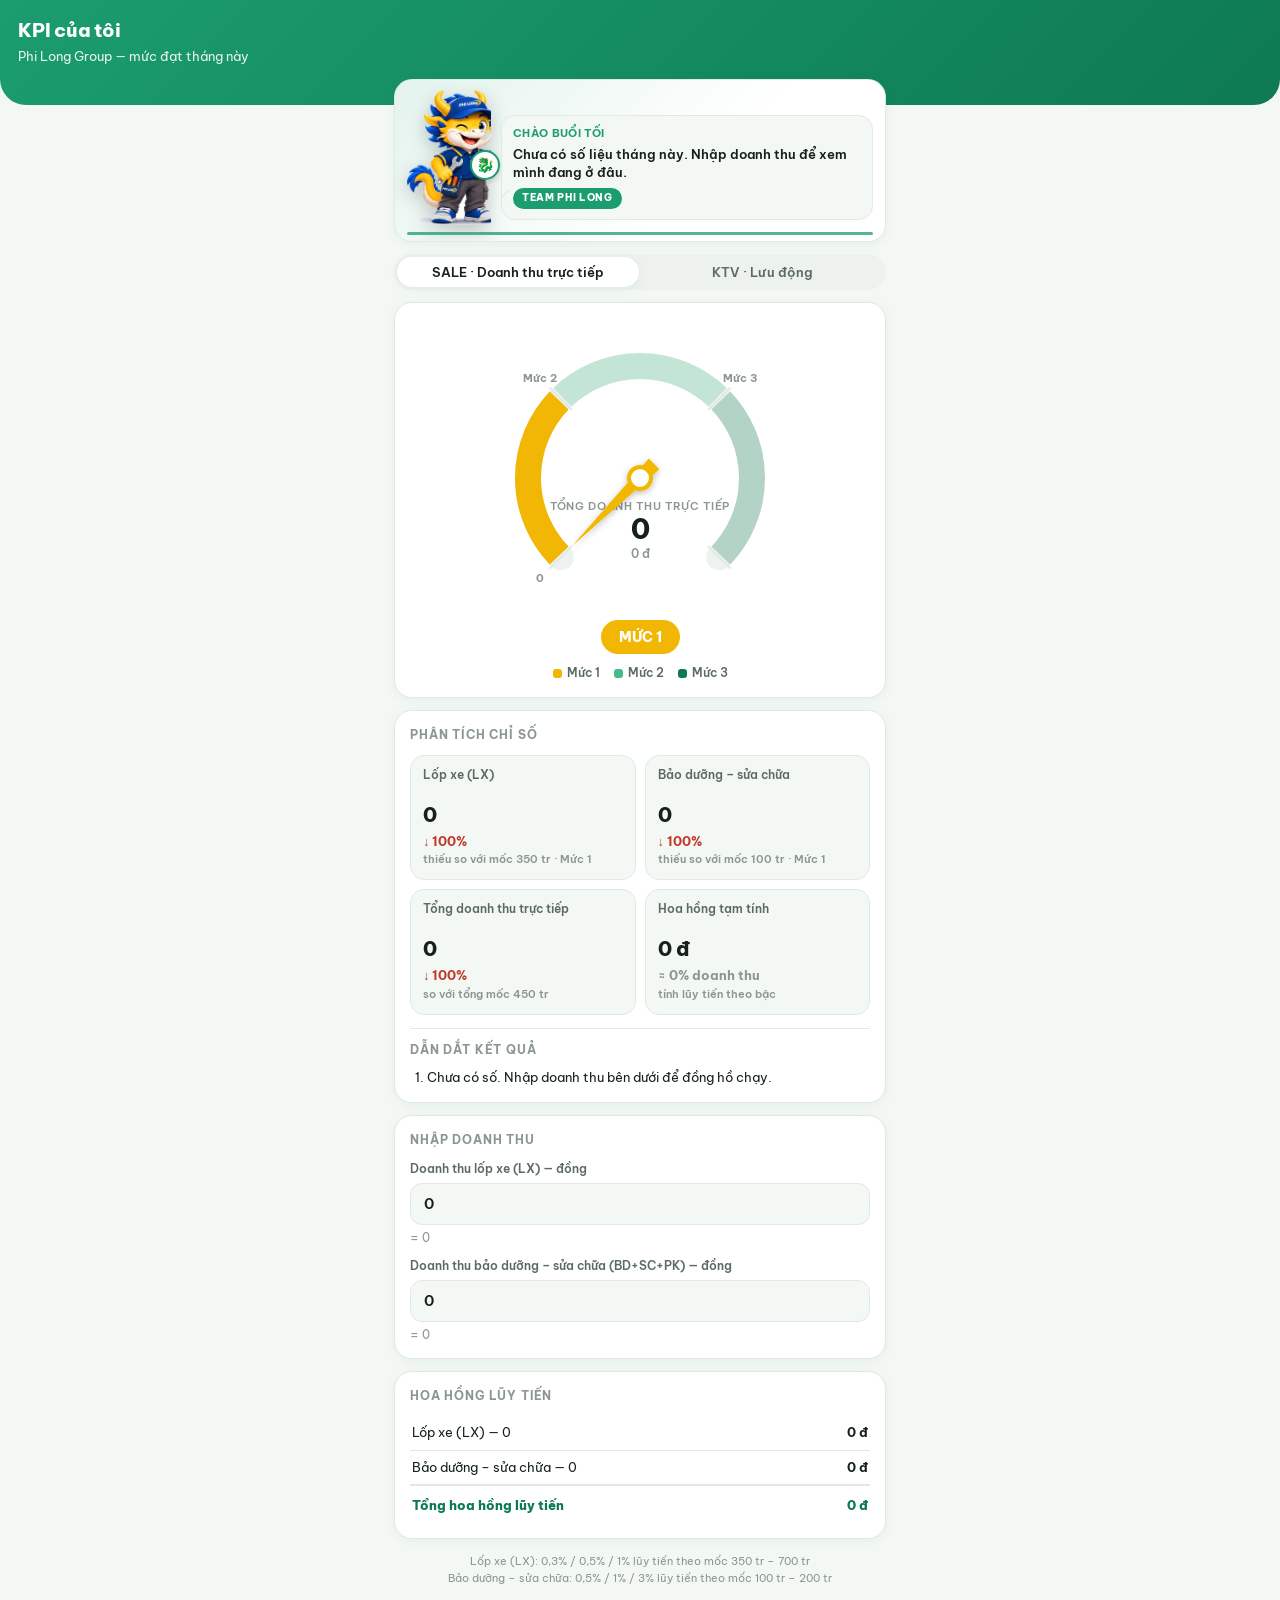
<file: kpi.html>
<!DOCTYPE html>
<html lang="vi">
<head>
<meta charset="UTF-8">
<meta name="viewport" content="width=device-width,initial-scale=1,viewport-fit=cover">
<title>KPI của tôi</title>
<link rel="preconnect" href="https://fonts.googleapis.com">
<link rel="preconnect" href="https://fonts.gstatic.com" crossorigin>
<link rel="stylesheet" href="https://fonts.googleapis.com/css2?family=Be+Vietnam+Pro:wght@400;500;600;700;800&display=swap">
<style>
:root{
  /* bảng màu PLG: xanh lá chủ đạo · vàng nắng (Michelin) · chút xanh biển */
  --lv1:#F2B705;           /* MỨC 1 — vàng nắng (Michelin) */
  --lv2:#45BC8A;           /* MỨC 2 — xanh lá nhạt */
  --lv3:#0E7A52;           /* MỨC 3 — xanh lá đậm (màu app) */
  --grn:#1B9D6F; --grn-d:#0E7A52; --neg:#C0392B;
  --bg:#F4F8F4; --card:#FFFFFF; --ink:#16211B; --ink2:#5C6B62; --ink3:#8A978E;
  --line:#E1EAE2; --track:#EDF2EE; --shadow:0 2px 12px rgba(14,122,82,.07);
  --warn-bg:#FFF6E3; --warn-fg:#8A6500; --warn-bd:#F3DDA8;
  --ok-bg:#E6F6EE; --ok-fg:#0E7A52;
}
@media (prefers-color-scheme:dark){
  :root:not([data-theme="light"]){
    --bg:#0D1512; --card:#162019; --ink:#EAF1EC; --ink2:#9DAFA3; --ink3:#71857A; --neg:#FF8A8A;
    --line:#26332B; --track:#202C25; --shadow:0 2px 12px rgba(0,0,0,.45);
    --warn-bg:#352810; --warn-fg:#F2C078; --warn-bd:#54401A;
    --ok-bg:#133024; --ok-fg:#7CD9A0;
    --lv2:#5ECFA0; --lv3:#1FA773;
  }
}
:root[data-theme="dark"]{
  --bg:#0D1512; --card:#162019; --ink:#EAF1EC; --ink2:#9DAFA3; --ink3:#71857A; --neg:#FF8A8A;
  --line:#26332B; --track:#202C25; --shadow:0 2px 12px rgba(0,0,0,.45);
  --warn-bg:#352810; --warn-fg:#F2C078; --warn-bd:#54401A;
  --ok-bg:#133024; --ok-fg:#7CD9A0;
  --lv2:#5ECFA0; --lv3:#1FA773;
}
*{box-sizing:border-box;margin:0;padding:0;-webkit-tap-highlight-color:transparent}
body{font-family:'Be Vietnam Pro',-apple-system,BlinkMacSystemFont,sans-serif;background:var(--bg);color:var(--ink);font-size:15px;line-height:1.5;padding-bottom:26px}

/* ---- topbar xanh lá giống app chấm công ---- */
.top{background:linear-gradient(135deg,var(--grn),var(--grn-d));color:#fff;padding:16px 18px 40px;border-radius:0 0 26px 26px}
.top .t1{font-size:19px;font-weight:800;letter-spacing:-.01em}
.top .t2{font-size:12.5px;opacity:.9;margin-top:2px}
.wrap{max-width:520px;margin:-26px auto 0;padding:0 14px}

/* ---- dải động viên + linh vật Team Phi Long (3C · 5S · PLG) ---- */
.mot{position:relative;display:flex;align-items:flex-end;gap:10px;background:var(--card);background:linear-gradient(135deg,color-mix(in srgb,var(--vc,var(--grn)) 12%,var(--card)),var(--card) 62%);border:1px solid var(--line);border-radius:18px;padding:10px 12px 15px;margin-bottom:12px;box-shadow:var(--shadow);overflow:hidden;cursor:pointer;user-select:none}
.mot:focus-visible{outline:2px solid var(--grn);outline-offset:2px}
.mot .rong{position:relative;flex:0 0 84px;width:84px;animation:rong-in .6s cubic-bezier(.2,1.3,.4,1) both}
.mot .rong img{width:100%;height:auto;display:block;filter:drop-shadow(0 6px 9px rgba(0,0,0,.22))}
.mot .rong .fb{display:block;font-size:46px;text-align:center}
.mot .prop{position:absolute;right:-9px;top:44%;width:30px;height:30px;border-radius:50%;background:#fff;border:2px solid var(--vc,var(--grn));display:flex;align-items:center;justify-content:center;font-size:15px;line-height:1;box-shadow:0 2px 6px rgba(0,0,0,.18)}
.mot .bub{position:relative;flex:1;min-width:0;background:var(--bg);border:1px solid var(--line);border-radius:14px;padding:9px 11px 10px;margin-bottom:6px}
.mot .bub::before{content:"";position:absolute;left:-7px;bottom:16px;width:0;height:0;border:7px solid transparent;border-right-color:var(--line)}
.mot .bub::after{content:"";position:absolute;left:-5px;bottom:16px;width:0;height:0;border:6px solid transparent;border-right-color:var(--bg)}
.mot .hi{font-size:11px;font-weight:700;color:var(--grn);letter-spacing:.03em;text-transform:uppercase}
.mot .msg{font-size:13px;font-weight:600;margin-top:3px;line-height:1.42}
.mot .msg b{font-weight:800}
.mot .tag{display:inline-block;margin-top:7px;font-size:9.5px;font-weight:800;letter-spacing:.07em;text-transform:uppercase;border-radius:999px;padding:3px 9px;background:var(--grn);color:#fff}
.mot .bar{position:absolute;left:12px;right:12px;bottom:6px;height:3px;border-radius:3px;background:var(--track);opacity:.75}
.mot .bar i{display:block;height:100%;width:0;border-radius:3px;background:var(--vc,var(--lv1))}
.mot.run .bar i{animation:mot-run 9s linear forwards}
.mot .fade{animation:mot-fade .45s ease}
/* dáng điệu đổi theo từng giá trị */
.mot[data-v="c3"]  .rong{animation:rong-in .6s cubic-bezier(.2,1.3,.4,1) both,pose-chao 2.4s ease-in-out .6s infinite}
.mot[data-v="s5"]  .rong{animation:rong-in .6s cubic-bezier(.2,1.3,.4,1) both,pose-quet 2.1s ease-in-out .6s infinite}
.mot[data-v="plg"] .rong{animation:rong-in .6s cubic-bezier(.2,1.3,.4,1) both,pose-buoc 3.1s ease-in-out .6s infinite}
.mot[data-v="goal"].rong,.mot[data-v="goal"] .rong,.mot[data-v="kpi"] .rong{animation:rong-in .6s cubic-bezier(.2,1.3,.4,1) both,pose-nhay 1.9s ease-in-out .6s infinite}
@keyframes rong-in{0%{transform:translateY(16px) scale(.86);opacity:0}100%{transform:none;opacity:1}}
@keyframes pose-chao{0%,100%{transform:rotate(0)}30%{transform:rotate(-4deg)}60%{transform:rotate(3deg)}}
@keyframes pose-quet{0%,100%{transform:translateX(0) rotate(0)}50%{transform:translateX(5px) rotate(2.5deg)}}
@keyframes pose-buoc{0%,100%{transform:translateY(0) rotate(-1deg)}50%{transform:translateY(-3px) rotate(1deg)}}
@keyframes pose-nhay{0%,100%{transform:translateY(0)}45%{transform:translateY(-7px)}70%{transform:translateY(0) scaleY(.98)}}
@keyframes mot-run{from{width:0}to{width:100%}}
@keyframes mot-fade{from{opacity:0;transform:translateY(4px)}to{opacity:1;transform:none}}
@media (max-width:340px){.mot .rong{flex:0 0 68px;width:68px}.mot .msg{font-size:12.4px}}
@media (prefers-reduced-motion:reduce){.mot .rong,.mot.run .bar i,.mot .fade{animation:none!important}}

.card{background:var(--card);border:1px solid var(--line);border-radius:18px;padding:15px;margin-bottom:12px;box-shadow:var(--shadow)}
.gauge-wrap{display:flex;flex-direction:column;align-items:center}
svg.gauge{width:100%;max-width:320px;height:auto;display:block}
.c-lbl{font:600 11px/1 'Be Vietnam Pro',sans-serif;fill:var(--ink3);letter-spacing:.06em}
.c-val{font:800 27px/1 'Be Vietnam Pro',sans-serif;fill:var(--ink)}
.c-unit{font:600 12px/1 'Be Vietnam Pro',sans-serif;fill:var(--ink3)}
.tick{font:700 10.5px/1 'Be Vietnam Pro',sans-serif;fill:var(--ink3)}
.lvpill{display:inline-flex;border-radius:999px;padding:7px 18px;font-weight:800;font-size:13.5px;color:#fff;margin-top:2px}
.dotrow{display:flex;gap:14px;flex-wrap:wrap;justify-content:center;margin-top:10px;font-size:11.5px;color:var(--ink2);font-weight:600}
.dot{display:inline-block;width:9px;height:9px;border-radius:3px;margin-right:5px;vertical-align:-1px}
.note{margin-top:11px;border-radius:12px;padding:10px 12px;font-size:12.5px;line-height:1.5;border:1px solid}
.note.warn{background:var(--warn-bg);color:var(--warn-fg);border-color:var(--warn-bd)}
.note.ok{background:var(--ok-bg);color:var(--ok-fg);border-color:transparent}
h2{font-size:12px;font-weight:700;color:var(--ink3);letter-spacing:.07em;text-transform:uppercase;margin-bottom:11px}
.kgrid{display:grid;grid-template-columns:1fr 1fr;gap:9px}
.kc{border:1px solid var(--line);border-radius:14px;padding:11px 12px;background:var(--bg)}
.kl{font-size:11.5px;font-weight:600;color:var(--ink2);line-height:1.35;min-height:31px}
.kv{font-size:20px;font-weight:800;margin-top:2px;font-variant-numeric:tabular-nums;letter-spacing:-.01em}
.kd{font-size:12.5px;font-weight:700;margin-top:2px}
.kd.up{color:var(--lv3)} .kd.down{color:var(--neg)} .kd.flat{color:var(--ink3)}
.ksub{font-size:10.5px;color:var(--ink3);font-weight:600;margin-top:2px}
.lead{margin-top:13px;border-top:1px solid var(--line);padding-top:12px}
.lead h3{font-size:12px;font-weight:700;color:var(--ink3);letter-spacing:.07em;text-transform:uppercase;margin-bottom:8px}
.lead ol{margin:0;padding-left:17px}
.lead li{font-size:13px;line-height:1.55;margin-bottom:7px}
.lead li:last-child{margin-bottom:0}
label{display:block;font-size:12px;font-weight:600;color:var(--ink2);margin:0 0 5px}
input{width:100%;padding:11px 13px;border:1.5px solid var(--line);border-radius:12px;background:var(--bg);color:var(--ink);font:600 15px/1.2 'Be Vietnam Pro',sans-serif;font-variant-numeric:tabular-nums}
input:focus{outline:none;border-color:var(--grn);box-shadow:0 0 0 3px rgba(27,157,111,.16)}
.fg{margin-bottom:11px}.fg:last-child{margin-bottom:0}
.hint{font-size:11.5px;color:var(--ink3);margin-top:4px}
table{width:100%;border-collapse:collapse}
td{padding:7px 2px;font-size:13px;border-bottom:1px solid var(--line)}
tr:last-child td{border-bottom:none}
td:last-child{text-align:right;font-weight:700;font-variant-numeric:tabular-nums}
tr.tot td{border-top:2px solid var(--line);padding-top:10px;font-weight:800;color:var(--lv3)}
.foot{font-size:11px;color:var(--ink3);text-align:center;margin-top:14px;line-height:1.6}
.seg{display:flex;background:var(--track);border-radius:999px;padding:3px;gap:3px;margin-bottom:12px}
.seg button{flex:1;border:none;background:none;font:600 12.5px/1 'Be Vietnam Pro',sans-serif;color:var(--ink2);padding:9px 6px;border-radius:999px;cursor:pointer}
.seg button[aria-pressed="true"]{background:var(--card);color:var(--ink);box-shadow:var(--shadow)}
.hide{display:none!important}
@media (max-width:360px){.c-val{font-size:23px}.kv{font-size:18px}}
</style>
</head>
<body>

<div class="top">
  <div class="t1">KPI của tôi</div>
  <div class="t2" id="who">Phi Long Group — mức đạt tháng này</div>
</div>

<div class="wrap">

  <div class="mot" id="motBox" data-v="kpi" role="button" tabindex="0"
       aria-label="Team Phi Long cổ vũ — chạm để xem lời tiếp theo" aria-live="polite"
       onclick="nextMot()" onkeydown="if(event.key==='Enter'||event.key===' '){event.preventDefault();nextMot();}">
    <div class="rong">
      <img id="ava" src="rong-philong-full.png" alt="Team Phi Long"><span class="fb hide" id="avaFb">🐉</span>
      <span class="prop" id="motProp">💪</span>
    </div>
    <div class="bub">
      <div class="hi" id="hi">CHÀO NGÀY MỚI</div>
      <div class="msg" id="msg">Mỗi cuốc xe hôm nay là một bước lên mức cao hơn.</div>
      <span class="tag" id="motTag">TEAM PHI LONG</span>
    </div>
    <div class="bar"><i></i></div>
  </div>

  <div class="seg" id="segBox" role="group" aria-label="Chọn vai trò">
    <button id="tab-sale" aria-pressed="true" onclick="setMode('sale')">SALE · Doanh thu trực tiếp</button>
    <button id="tab-ktv" aria-pressed="false" onclick="setMode('ktv')">KTV · Lưu động</button>
  </div>

  <div class="card">
    <div class="gauge-wrap">
      <svg class="gauge" viewBox="0 0 320 300" role="img" aria-labelledby="gTitle">
        <title id="gTitle">Đồng hồ mức KPI</title>
        <defs><filter id="nsh" x="-50%" y="-50%" width="200%" height="200%">
          <feDropShadow dx="0" dy="2" stdDeviation="3" flood-color="#000" flood-opacity=".26"/>
        </filter></defs>
        <path id="segBase" fill="none" stroke="var(--track)" stroke-width="26" stroke-linecap="round"/>
        <path id="seg1" fill="none" stroke="var(--lv1)" stroke-width="26"/>
        <path id="seg2" fill="none" stroke="var(--lv2)" stroke-width="26"/>
        <path id="seg3" fill="none" stroke="var(--lv3)" stroke-width="26"/>
        <g id="ticks"></g>
        <text class="c-lbl"  id="cLbl"  x="160" y="192" text-anchor="middle">TỔNG DOANH THU TRỰC TIẾP</text>
        <text class="c-val"  id="cVal"  x="160" y="221" text-anchor="middle">0</text>
        <text class="c-unit" id="cUnit" x="160" y="240" text-anchor="middle">0 đ</text>
        <g id="needle" filter="url(#nsh)">
          <path id="needlePath" d="" fill="var(--ink)"/>
          <circle cx="160" cy="160" r="11" fill="var(--card)" stroke="var(--ink)" stroke-width="4"/>
        </g>
      </svg>
      <div class="lvpill" id="lvPill">MỨC 1</div>
      <div class="dotrow">
        <span><i class="dot" style="background:var(--lv1)"></i>Mức 1</span>
        <span><i class="dot" style="background:var(--lv2)"></i>Mức 2</span>
        <span><i class="dot" style="background:var(--lv3)"></i>Mức 3</span>
      </div>
    </div>
    <div class="note hide" id="note"></div>
  </div>

  <div class="card">
    <h2>Phân tích chỉ số</h2>
    <div class="kgrid" id="kgrid"></div>
    <div class="lead"><h3>Dẫn dắt kết quả</h3><ol id="lead"></ol></div>
  </div>

  <div class="card" id="inputCard">
    <h2>Nhập doanh thu</h2>
    <div id="inputs"></div>
  </div>

  <div class="card" id="hhCard">
    <h2>Hoa hồng lũy tiến</h2>
    <table id="hh"></table>
  </div>

  <p class="foot" id="foot"></p>
</div>

<script>
/* ============ CẤU HÌNH BẬC — sửa ở đây là đổi toàn bộ đồng hồ ============ */
var TR = 1e6;
var CFG = {
  sale: {
    label:'TỔNG DOANH THU TRỰC TIẾP', floor:2,
    totalLabel:'Tổng doanh thu trực tiếp',
    floorText:'KPI sàn của SALE = MỨC 2 (lốp ≥ 350tr VÀ bảo dưỡng–sửa chữa ≥ 100tr).',
    parts:[
      {key:'lx', short:'Lốp xe', name:'Lốp xe (LX)',          t1:350*TR, t2:700*TR, rates:[0.003,0.005,0.010]},
      {key:'bd', short:'BD–SC',  name:'Bảo dưỡng – sửa chữa', t1:100*TR, t2:200*TR, rates:[0.005,0.010,0.030]}
    ],
    fields:[
      {key:'lx', label:'Doanh thu lốp xe (LX) — đồng'},
      {key:'bd', label:'Doanh thu bảo dưỡng – sửa chữa (BD+SC+PK) — đồng'}
    ]
  },
  ktv: {
    label:'TỔNG CÔNG DV + LƯU ĐỘNG', floor:3,
    totalLabel:'Tổng công DV + lưu động',
    floorText:'KPI sàn của KTV = MỨC 3 (công DV ≥ 20tr VÀ tiền công lưu động ≥ 20tr).',
    parts:[
      {key:'dv', short:'Công DV',  name:'Công dịch vụ (DVL+DVNL)', t1:10*TR, t2:20*TR, rates:[0.10,0.15,0.20],
       gate:10*TR, gateText:'phải đạt 10tr mới được tính hoa hồng'},
      {key:'ld', short:'Lưu động', name:'Tiền công lưu động',      t1:10*TR, t2:20*TR, rates:[0.30,0.40,0.50]}
    ],
    fields:[
      {key:'dv', label:'Tiền công dịch vụ tại xưởng (DVL + DVNL) — đồng'},
      {key:'ld', label:'Tiền công dịch vụ lưu động — đồng (không gồm vật tư / lốp bán kèm)'}
    ]
  }
};
var STEP = 10*TR;
/* ======================================================================== */

var mode='sale', V={lx:0,bd:0,dv:0,ld:0}, APP=false;
var CX=160, CY=160, R=112, A0=135, SWEEP=270;

function fm(n){ return Math.round(n||0).toLocaleString('vi-VN'); }
function fmShort(n){
  n=Math.round(n||0);
  if(n>=1e9) return (n/1e9).toFixed(n%1e9===0?0:2).replace('.',',')+' tỷ';
  if(n>=TR)  return (n/TR ).toFixed(n%TR ===0?0:1).replace('.',',')+' tr';
  return fm(n);
}
function pct1(x){ return (Math.round(x*10)/10).toString().replace('.',','); }
function pol(a){ var r=a*Math.PI/180; return [CX+R*Math.cos(r), CY+R*Math.sin(r)]; }
function arc(a1,a2){
  var p=pol(a1), q=pol(a2), big=(a2-a1)>180?1:0;
  return 'M'+p[0].toFixed(2)+' '+p[1].toFixed(2)+'A'+R+' '+R+' 0 '+big+' 1 '+q[0].toFixed(2)+' '+q[1].toFixed(2);
}
function frac(v,t1,t2){
  var cap=t2+(t2-t1);
  if(v<=0) return 0;
  if(v<=t1) return (v/t1)/3;
  if(v<=t2) return 1/3+((v-t1)/(t2-t1))/3;
  return 2/3+Math.min(1,(v-t2)/(cap-t2))/3;
}
function levelOf(v,t1,t2){ return v>=t2?3:(v>=t1?2:1); }
function lvColor(l){ return l===3?'var(--lv3)':(l===2?'var(--lv2)':'var(--lv1)'); }
function hoaHong(v,t1,t2,r,gate){
  if(gate && v<gate) return 0;
  if(v<=t1) return v*r[0];
  if(v<=t2) return t1*r[0]+(v-t1)*r[1];
  return t1*r[0]+(t2-t1)*r[1]+(v-t2)*r[2];
}

/* ---------------- Team Phi Long động viên: 3C · 5S · PLG ---------------- */
/* Lời cổ vũ theo mức KPI đang đạt */
var MOT = {
  1:[ 'Khởi đầu nào cũng từ con số 0 — hôm nay cứ chốt thêm một xe là kim nhích lên.',
      'Chưa qua sàn thì mức đứng yên. Nhích từng xe, đừng chờ một đơn thật to.',
      'Mức 1 là chỗ ai cũng từng đứng. Khác nhau ở chỗ ai bước tiếp.',
      'Khách vào xưởng hôm nay là điểm KPI của hôm nay. Đừng để trôi.' ],
  2:[ 'Qua sàn rồi — giữ nhịp này là Mức 3 nằm trong tầm tay.',
      'Mỗi đồng từ đây đã ăn bậc cao hơn. Đẩy tiếp, đừng dừng ở đủ.',
      'Đang ở Mức 2: tốt, nhưng chưa phải chỗ ngồi lại nghỉ.',
      'Nửa đường rồi. Phần còn lại trả công cao hơn phần đã đi.' ],
  3:[ 'Mức 3 — bậc cao nhất, không có trần. Mỗi xe thêm là tiền thêm.',
      'Đã lên đỉnh thang thì việc còn lại là giữ cho tháng sau cũng vậy.',
      'Team Phi Long chào người đang dẫn đầu. Kéo anh em cùng lên nhé!',
      'Mức 3 không tự đến. Giữ được mới là bản lĩnh.' ]
};

/* Bộ giá trị văn hoá Phi Long — xoay vòng cùng lời KPI (mỗi giá trị một dáng điệu) */
var VAL = [
  { k:'GIÁ TRỊ 3C', v:'c3', prop:'👋', bg:'var(--lv1)', fg:'#4A3700', list:[
      '<b>CƯỜI</b> — Khách vừa bước vào, thứ họ thấy đầu tiên là gương mặt mình. Cười trước, nói sau.',
      '<b>CHÀO</b> — Chào to, chào trước, chào cả khách của đồng nghiệp. Lời chào mở đường cho đơn hàng.',
      '<b>CẢM ƠN</b> — Xe rời xưởng mà chưa nghe một tiếng cảm ơn là mình còn thiếu một việc.',
      '<b>3C</b> — Cười · Chào · Cảm ơn: không tốn một đồng nào, nhưng là thứ khách nhớ lâu nhất về Phi Long.' ] },
  { k:'5S TẠI XƯỞNG', v:'s5', prop:'🧹', bg:'#2CA9BC', fg:'#FFFFFF', list:[
      '<b>SÀNG LỌC</b> — Thứ cả tháng không đụng tới thì đừng để nó chiếm chỗ trong khoang làm việc.',
      '<b>SẮP XẾP</b> — Mỗi món đồ nghề một chỗ cố định, với tay là có. Mất thời gian tìm đồ là mất tiền.',
      '<b>SẠCH SẼ</b> — Nền xưởng sạch thì xe khách mới sạch. Khách nhìn sàn xưởng là đoán được tay nghề.',
      '<b>SĂN SÓC</b> — Giữ cho hôm nay gọn như hôm qua, đừng để tuần sau phải dọn lại từ đầu.',
      '<b>SẴN SÀNG</b> — Đầu ca kiểm đủ đồ nghề, đủ vật tư. Sẵn sàng là thắng ngay từ chiếc xe đầu tiên.' ] },
  { k:'PLG', v:'plg', prop:'🧭', bg:'var(--lv3)', fg:'#FFFFFF', list:[
      '<b>P — PLAN · Lập kế hoạch</b>: Đầu ngày biết mình cần bao nhiêu xe, bao nhiêu doanh thu thì tay mới nhanh.',
      '<b>L — LOVE · Yêu thương</b>: Chăm xe của khách như xe nhà mình. Tận tâm là thứ không ai sao chép được.',
      '<b>G — GROW · Phát triển</b>: Mỗi ngày tốt hơn 1%. Một năm sau nhìn lại là một con người khác.',
      '<b>PLG</b> — Plan · Love · Grow: làm đủ ba việc đó mỗi ngày thì KPI tự đi lên.' ] },
  { k:'MỤC TIÊU CHUNG', v:'goal', prop:'🎯', bg:'var(--grn-d)', fg:'#FFFFFF', list:[
      'Trải nghiệm khách hàng tốt hơn → doanh thu tăng → thu nhập của chính mình tăng. Ba việc đó đi cùng nhau.',
      '<b>Đồng hành · Phục vụ · Tận tâm</b> — khách quay lại lần hai mới là lúc mình thắng.' ] }
];
var KPI_PROP={1:'💪',2:'🔥',3:'🏆'};

var HI = [
  [5,11,'CHÀO BUỔI SÁNG'],
  [11,13,'CHÀO BUỔI TRƯA'],
  [13,18,'CHÀO BUỔI CHIỀU'],
  [18,24,'CHÀO BUỔI TỐI'],
  [0,5, 'CHÀO ANH EM TRỰC ĐÊM']
];

var motQ=[], motI=0, motTimer=null, motKey='';

function motSeed(){
  var d=new Date();
  var doy=Math.floor((d-new Date(d.getFullYear(),0,0))/864e5);
  return doy*4+Math.floor(d.getHours()/6);   /* mỗi ngày đổi 4 lần */
}
function buildMotQueue(lv,total){
  var seed=motSeed(), q=[];
  var kpiList = (total<=0)
    ? ['Chưa có số liệu tháng này. Nhập doanh thu để xem mình đang ở đâu.']
    : (MOT[lv]||MOT[1]);
  for(var i=0;i<VAL.length;i++){
    q.push({ k:(total<=0?'TEAM PHI LONG':'MỨC '+lv), v:'kpi', prop:(total<=0?'🐉':KPI_PROP[lv]||'💪'),
             bg:'var(--grn)', fg:'#FFFFFF', t:kpiList[(seed+i)%kpiList.length] });
    var v=VAL[i];
    q.push({ k:v.k, v:v.v, prop:v.prop, bg:v.bg, fg:v.fg, t:v.list[(seed+i)%v.list.length] });
  }
  return q;
}
function showMot(i){
  if(!motQ.length) return;
  var it=motQ[i%motQ.length];
  var box=document.getElementById('motBox');
  var msg=document.getElementById('msg');
  var tag=document.getElementById('motTag');
  msg.innerHTML=it.t;
  tag.textContent=it.k;
  tag.style.background=it.bg;
  tag.style.color=it.fg;
  box.style.setProperty('--vc',it.bg);
  var prop=document.getElementById('motProp');
  if(prop) prop.textContent=it.prop||'🐉';
  if(box.getAttribute('data-v')!==it.v) box.setAttribute('data-v',it.v||'kpi');
  /* chạy lại hiệu ứng */
  msg.classList.remove('fade'); tag.classList.remove('fade');
  box.classList.remove('run');
  void box.offsetWidth;
  msg.classList.add('fade'); tag.classList.add('fade');
  box.classList.add('run');
  if(motTimer) clearTimeout(motTimer);
  motTimer=setTimeout(nextMot,9000);
}
function nextMot(){ motI=(motI+1)%motQ.length; showMot(motI); }

function motivate(lv,total){
  var h=new Date().getHours(), hi='CHÀO NGÀY MỚI';
  for(var i=0;i<HI.length;i++){ if(h>=HI[i][0] && h<HI[i][1]){ hi=HI[i][2]; break; } }
  document.getElementById('hi').textContent=hi;
  var key=lv+'|'+(total>0?1:0);
  if(key===motKey) return;           /* không reset vòng xoay khi đang gõ số */
  motKey=key; motQ=buildMotQueue(lv,total); motI=0; showMot(0);
}

function setMode(m){
  mode=m;
  document.getElementById('tab-sale').setAttribute('aria-pressed', m==='sale');
  document.getElementById('tab-ktv' ).setAttribute('aria-pressed', m==='ktv');
  buildInputs(); render();
}
function buildInputs(){
  var c=CFG[mode], h='';
  c.fields.forEach(function(f){
    h+='<div class="fg"><label for="in-'+f.key+'">'+f.label+'</label>'
      +'<input id="in-'+f.key+'" type="text" inputmode="numeric" value="'+fm(V[f.key])+'" oninput="onIn(\''+f.key+'\',this)">'
      +'<div class="hint" id="hint-'+f.key+'">= '+fmShort(V[f.key])+'</div></div>';
  });
  document.getElementById('inputs').innerHTML=h;
}
function onIn(k,el){
  var raw=el.value.replace(/[^\d]/g,'');
  V[k]=parseFloat(raw||'0');
  var before=el.value.length, pos=el.selectionStart;
  el.value=raw?fm(V[k]):'';
  var d=el.value.length-before;
  try{ el.setSelectionRange(Math.max(0,pos+d),Math.max(0,pos+d)); }catch(e){}
  document.getElementById('hint-'+k).textContent='= '+fmShort(V[k]);
  render();
}

function render(){
  var c=CFG[mode];
  var parts=c.parts.map(function(p){
    var v=V[p.key]||0, lv=levelOf(v,p.t1,p.t2);
    return { p:p, v:v, lv:lv, fr:frac(v,p.t1,p.t2), hh:hoaHong(v,p.t1,p.t2,p.rates,p.gate),
             next: lv===1?p.t1:(lv===2?p.t2:null),
             gap:  lv===1?p.t1-v:(lv===2?p.t2-v:0),
             marg: p.rates[lv-1],
             goal: Math.max(lv===1?p.t1:p.t2, c.floor===3?p.t2:p.t1) };
  });
  var total=parts.reduce(function(s,x){return s+x.v;},0);
  var totHH=parts.reduce(function(s,x){return s+x.hh;},0);
  var lv=Math.min.apply(null,parts.map(function(x){return x.lv;}));
  var fr=parts.reduce(function(s,x){return s+x.fr;},0)/parts.length;

  var s1=A0,s2=A0+SWEEP/3,s3=A0+2*SWEEP/3,s4=A0+SWEEP;
  document.getElementById('segBase').setAttribute('d',arc(s1,s4));
  document.getElementById('seg1').setAttribute('d',arc(s1+1.2,s2-1.2));
  document.getElementById('seg2').setAttribute('d',arc(s2+1.2,s3-1.2));
  document.getElementById('seg3').setAttribute('d',arc(s3+1.2,s4-1.2));
  [['seg1',1],['seg2',2],['seg3',3]].forEach(function(t){
    document.getElementById(t[0]).setAttribute('opacity', lv>=t[1]?'1':'.26');
  });

  var marks=(parts.length===1)
    ? [[s1,'0'],[s2,fmShort(parts[0].p.t1)],[s3,fmShort(parts[0].p.t2)],[s4,'']]
    : [[s1,'0'],[s2,'Mức 2'],[s3,'Mức 3'],[s4,'']];
  var tk='';
  marks.forEach(function(m){
    var a=m[0]*Math.PI/180;
    var x1=CX+(R-16)*Math.cos(a), y1=CY+(R-16)*Math.sin(a);
    var x2=CX+(R+16)*Math.cos(a), y2=CY+(R+16)*Math.sin(a);
    var tx=CX+(R+30)*Math.cos(a), ty=CY+(R+30)*Math.sin(a)+4;
    tk+='<line x1="'+x1.toFixed(1)+'" y1="'+y1.toFixed(1)+'" x2="'+x2.toFixed(1)+'" y2="'+y2.toFixed(1)+'" stroke="var(--line)" stroke-width="2"/>';
    if(m[1]) tk+='<text class="tick" x="'+tx.toFixed(1)+'" y="'+ty.toFixed(1)+'" text-anchor="middle">'+m[1]+'</text>';
  });
  document.getElementById('ticks').innerHTML=tk;

  var ang=A0+SWEEP*Math.max(0,Math.min(1,fr)), a=ang*Math.PI/180, ca=Math.cos(a), sa=Math.sin(a);
  var tipL=R-16, backL=20, hw=7.5;
  var tip=[CX+tipL*ca,CY+tipL*sa], bL=[CX-backL*ca-hw*sa,CY-backL*sa+hw*ca], bR=[CX-backL*ca+hw*sa,CY-backL*sa-hw*ca];
  var np=document.getElementById('needlePath');
  np.setAttribute('d','M'+tip[0].toFixed(1)+' '+tip[1].toFixed(1)+'L'+bR[0].toFixed(1)+' '+bR[1].toFixed(1)+'L'+bL[0].toFixed(1)+' '+bL[1].toFixed(1)+'Z');
  np.setAttribute('fill',lvColor(lv));
  document.querySelector('#needle circle').setAttribute('stroke',lvColor(lv));

  document.getElementById('cLbl').textContent=c.label;
  document.getElementById('cVal').textContent=fmShort(total);
  document.getElementById('cUnit').textContent=fm(total)+' đ';
  var pill=document.getElementById('lvPill');
  pill.textContent='MỨC '+lv+(lv===3?' — CAO NHẤT':'');
  pill.style.background=lvColor(lv);

  var note=document.getElementById('note');
  var lows=parts.filter(function(x){ return x.lv<c.floor; });
  if(lows.length){
    note.className='note warn hide';   /* ẩn — giao diện gọn */
    note.innerHTML='⚠ Chưa đạt KPI sàn. '+c.floorText+'<br>Đang hụt: '
      + lows.map(function(x){ var need=(c.floor===3?x.p.t2:x.p.t1)-x.v;
          return '<b>'+x.p.name+'</b> còn thiếu '+fmShort(need); }).join(' · ');
  } else {
    note.className='note ok hide';     /* ẩn — giao diện gọn */
    note.innerHTML='✓ Đã đạt KPI sàn (Mức '+c.floor+'). '+c.floorText;
  }

  function kcard(lbl,val,dHtml,dCls,sub){
    return '<div class="kc"><div class="kl">'+lbl+'</div><div class="kv">'+val+'</div>'
         + '<div class="kd '+dCls+'">'+dHtml+'</div>'+(sub?'<div class="ksub">'+sub+'</div>':'')+'</div>';
  }
  var cards=parts.map(function(x){
    var r=x.v/x.goal*100, eq=Math.round(Math.abs(r-100)*10)/10===0;
    var cls=eq?'flat':(r>=100?'up':'down'), ar=eq?'=':(r>=100?'↑':'↓');
    return kcard(x.p.name, fmShort(x.v),
      eq?'= đúng mốc':(ar+' '+pct1(Math.abs(r-100))+'%'), cls,
      (eq?'đạt đúng mốc ':(r>=100?'vượt so với mốc ':'thiếu so với mốc '))+fmShort(x.goal)+' · Mức '+x.lv);
  });
  if(parts.length>1){
    var gTot=parts.reduce(function(s,x){return s+x.goal;},0);
    var rt=gTot?total/gTot*100:0;
    cards.push(kcard(c.totalLabel||'Tổng', fmShort(total),
      (rt>=100?'↑ ':'↓ ')+pct1(Math.abs(rt-100))+'%', rt>=100?'up':'down',
      'so với tổng mốc '+fmShort(gTot)));
  }
  var eff=total?totHH/total*100:0;
  cards.push(kcard('Hoa hồng tạm tính', fm(totHH)+' đ', '≈ '+pct1(eff)+'% doanh thu','flat','tính lũy tiến theo bậc'));
  document.getElementById('kgrid').innerHTML=cards.join('');

  var li=[], worst=parts.slice().sort(function(a,b){ return a.lv-b.lv || (b.gap-a.gap); })[0];
  if(total<=0){
    li.push('Chưa có số. '+(APP?'Dữ liệu sẽ tự đổ từ app khi có doanh thu trong tháng.':'Nhập doanh thu bên dưới để đồng hồ chạy.'));
  } else {
    li.push(parts.length>1
      ? 'Đang ở <b>Mức '+lv+'</b> — mức lấy theo chỉ tiêu <b>thấp nhất</b>, nên '
        + (lv===Math.max.apply(null,parts.map(function(x){return x.lv;}))
            ? 'cả hai chỉ tiêu đang cùng Mức '+lv+'.'
            : '<b>'+worst.p.name+'</b> đang kéo kết quả xuống.')
      : 'Đang ở <b>Mức '+lv+'</b> trên thang '+fmShort(parts[0].p.t1)+' / '+fmShort(parts[0].p.t2)+'.');
    parts.filter(function(x){return x.next;}).forEach(function(x){
      var hhNext=hoaHong(x.next,x.p.t1,x.p.t2,x.p.rates,x.p.gate);
      if(x.p.gate && x.v < x.p.gate){
        li.push('<b>'+x.p.name+'</b>: còn <b>'+fmShort(x.p.gate-x.v)+'</b> nữa mới chạm ngưỡng '
          +fmShort(x.p.gate)+' — <b>chưa đạt ngưỡng thì chưa có hoa hồng</b>. Chạm mốc là có ngay <b>'
          +fm(hoaHong(x.p.gate,x.p.t1,x.p.t2,x.p.rates,x.p.gate))+' đ</b>.');
        return;
      }
      li.push('<b>'+x.p.name+'</b>: còn <b>'+fmShort(x.gap)+'</b> nữa là chạm mốc '+fmShort(x.next)
        +' (Mức '+(x.lv+1)+'). Khi chạm, hoa hồng phần này lên <b>'+fm(hhNext)+' đ</b> (+'
        +fm(hhNext-x.hh)+' đ) và đồng tiếp theo được hưởng <b>'+pct1(x.p.rates[x.lv]*100)+'%</b> thay vì '
        +pct1(x.marg*100)+'%.');
    });
    if(parts.length>1){
      var sim=parts.map(function(x){
        return { n:x.p.short, g:hoaHong(x.v+STEP,x.p.t1,x.p.t2,x.p.rates,x.p.gate)-x.hh };
      }).sort(function(a,b){ return b.g-a.g; });
      li.push('<b>Đòn bẩy:</b> cùng bán thêm '+fmShort(STEP)+' lúc này — '
        + sim.map(function(s){ return s.n+' được '+fm(s.g)+' đ'; }).join(', ')
        + '. Ưu tiên đẩy <b>'+sim[0].n+'</b>'+(sim[0].g===sim[sim.length-1].g?' (hai bên ngang nhau).':'.'));
    }
    if(!lows.length && lv===3) li.push('Đã <b>Mức 3</b> toàn bộ — từ đây mỗi đồng doanh thu thêm đều hưởng bậc cao nhất, không có trần.');
    else if(lows.length) li.push('<b>Việc cần làm:</b> đóng khoảng hụt của <b>'
      + lows.map(function(x){return x.p.short;}).join(' và ')
      + '</b> trước — chưa qua sàn thì mức vẫn đứng yên dù tổng doanh thu có cao.');
  }
  document.getElementById('lead').innerHTML=li.map(function(t){return '<li>'+t+'</li>';}).join('');

  var rows=parts.map(function(x){
    return '<tr><td>'+x.p.name+' — '+fmShort(x.v)+'</td><td>'+fm(x.hh)+' đ</td></tr>';
  }).join('');
  rows+='<tr class="tot"><td>Tổng hoa hồng lũy tiến</td><td>'+fm(totHH)+' đ</td></tr>';
  document.getElementById('hh').innerHTML=rows;

  document.getElementById('foot').innerHTML=c.parts.map(function(p){
    return p.name+': '+pct1(p.rates[0]*100)+'% / '+pct1(p.rates[1]*100)+'% / '+pct1(p.rates[2]*100)
      +'% lũy tiến theo mốc '+fmShort(p.t1)+' – '+fmShort(p.t2)
      +(p.gateText?' — '+p.gateText:'');
  }).join('<br>');

  motivate(lv,total);
}

/* nhận dữ liệu từ app: ?lx=&bd=&dv=&ld=&mode=ktv&ten=&ky=&app=1  (&edit=1 để hiện ô nhập) */
(function init(){
  var q;
  try{ q=new URLSearchParams(location.search); }catch(e){ q=new URLSearchParams(''); }
  ['lx','bd','dv','ld'].forEach(function(k){
    if(q.has(k)) V[k]=parseFloat(String(q.get(k)).replace(/[^\d.]/g,''))||0;
  });
  if(q.get('mode')==='ktv') mode='ktv';
  var ten=q.get('ten'), ky=q.get('ky');
  if(ten) document.getElementById('who').textContent=ten+(ky?' · '+ky:'');
  else if(ky) document.getElementById('who').textContent='Kỳ '+ky;

  APP = q.has('app') || q.has('lx') || q.has('bd') || q.has('dv') || q.has('ld');
  if(APP && q.get('edit')!=='1'){
    document.getElementById('inputCard').classList.add('hide');
    document.getElementById('hhCard').classList.add('hide');
    document.getElementById('foot').classList.add('hide');
    if(q.has('mode')||q.has('ld')||q.has('dv')||q.has('lx')||q.has('bd')) document.getElementById('segBox').classList.add('hide');
  }
  var img=document.getElementById('ava');
  function noAva(){ img.classList.add('hide'); document.getElementById('avaFb').classList.remove('hide'); }
  img.addEventListener('error',noAva);
  if(img.complete && !img.naturalWidth) noAva();
  setMode(mode);
})();
</script>
</body>
</html>
</file>
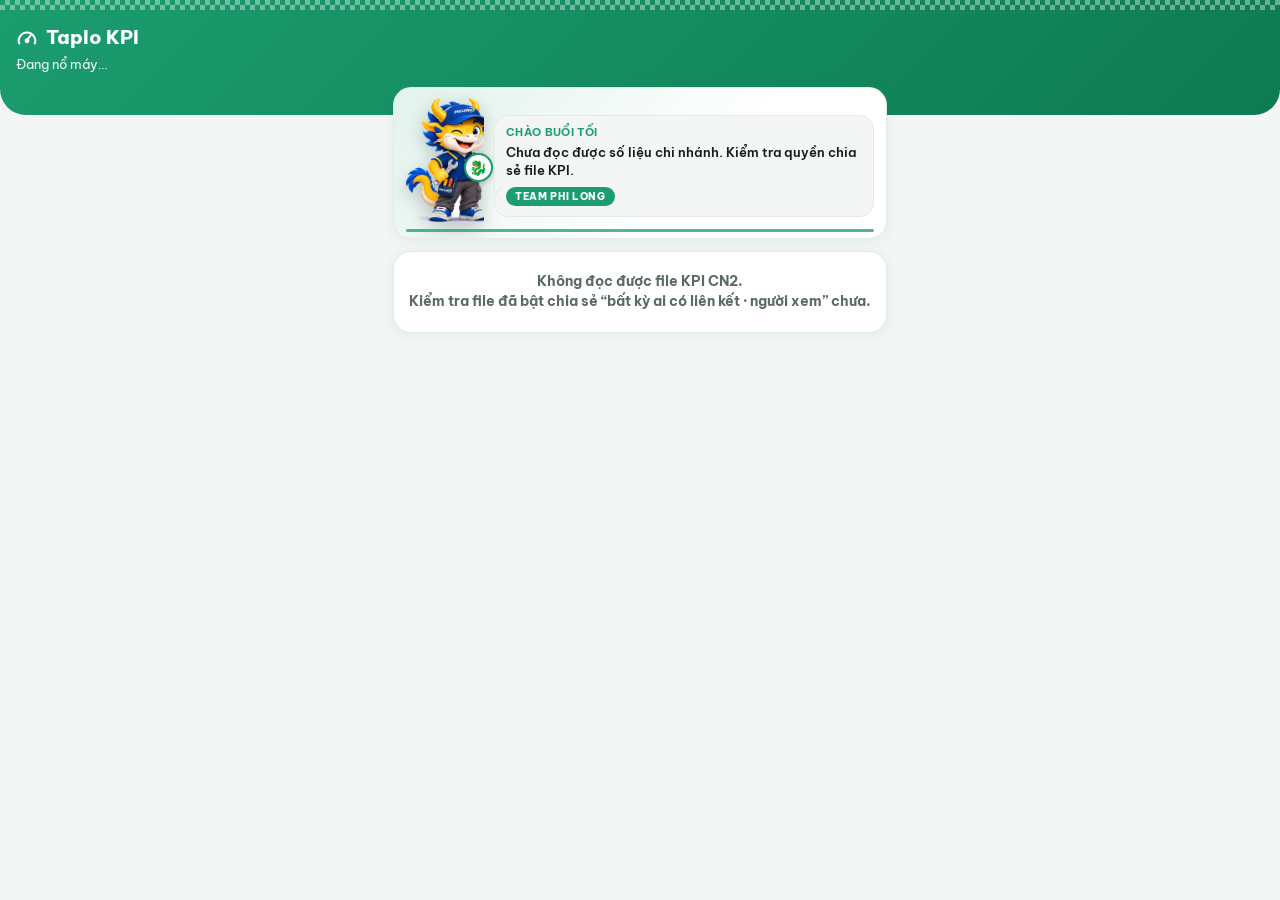
<file: kpiql.html>
<!DOCTYPE html>
<html lang="vi">
<head>
<meta charset="UTF-8">
<meta name="viewport" content="width=device-width,initial-scale=1,viewport-fit=cover">
<title>Taplo KPI quản lý</title>
<link rel="preconnect" href="https://fonts.googleapis.com">
<link rel="preconnect" href="https://fonts.gstatic.com" crossorigin>
<link rel="stylesheet" href="https://fonts.googleapis.com/css2?family=Be+Vietnam+Pro:wght@400;600;700;800&display=swap">
<style>
:root{
  --red:#E03131; --amb:#F2B705; --grn:#1B9D6F; --grn-d:#0E7A52; --blu:#2CA9BC;
  --bg:#F3F6F4; --card:#FFFFFF; --ink:#13201A; --ink2:#5C6B62; --ink3:#8A978E;
  --line:#E3EBE4; --track:#EAF0EB; --shadow:0 2px 14px rgba(14,122,82,.08);
}
@media (prefers-color-scheme:dark){ :root:not([data-theme="light"]){
  --bg:#0C1411; --card:#151F19; --ink:#EAF1EC; --ink2:#9DAFA3; --ink3:#71857A;
  --line:#25322A; --track:#1E2A23; --shadow:0 2px 14px rgba(0,0,0,.5); --red:#FF6B6B; --grn:#2BC48C;
}}
:root[data-theme="dark"]{
  --bg:#0C1411; --card:#151F19; --ink:#EAF1EC; --ink2:#9DAFA3; --ink3:#71857A;
  --line:#25322A; --track:#1E2A23; --shadow:0 2px 14px rgba(0,0,0,.5); --red:#FF6B6B; --grn:#2BC48C;
}
*{box-sizing:border-box;margin:0;padding:0;-webkit-tap-highlight-color:transparent}
body{font-family:'Be Vietnam Pro',-apple-system,BlinkMacSystemFont,sans-serif;background:var(--bg);color:var(--ink);font-size:15px;line-height:1.45;padding-bottom:28px}
.ic{width:1em;height:1em;display:block;fill:none;stroke:currentColor;stroke-width:2;stroke-linecap:round;stroke-linejoin:round}

/* ---------- đầu trang: vạch xuất phát ---------- */
.top{position:relative;background:linear-gradient(135deg,var(--grn),var(--grn-d));color:#fff;padding:14px 16px 42px;border-radius:0 0 26px 26px;overflow:hidden}
.top .flag{position:absolute;inset:0 0 auto 0;height:10px;
  background-image:linear-gradient(45deg,rgba(255,255,255,.75) 25%,transparent 25%,transparent 75%,rgba(255,255,255,.75) 75%),
                   linear-gradient(45deg,rgba(255,255,255,.75) 25%,transparent 25%,transparent 75%,rgba(255,255,255,.75) 75%);
  background-size:10px 10px;background-position:0 0,5px 5px;opacity:.5}
.top .t1{font-size:19px;font-weight:800;margin-top:10px;display:flex;align-items:center;gap:8px}
.top .t1 .ic{font-size:22px;stroke-width:2.2}
.top .t2{font-size:12.5px;opacity:.93;margin-top:3px}
.wrap{max-width:520px;margin:-28px auto 0;padding:0 13px}

/* ---------- linh vật ---------- */
.mot{position:relative;display:flex;align-items:flex-end;gap:10px;background:var(--card);background:linear-gradient(135deg,color-mix(in srgb,var(--vc,var(--grn)) 13%,var(--card)),var(--card) 62%);border:1px solid var(--line);border-radius:18px;padding:10px 12px 15px;margin-bottom:12px;box-shadow:var(--shadow);overflow:hidden;cursor:pointer;user-select:none}
.mot .rong{position:relative;flex:0 0 78px;width:78px;animation:rong-in .6s cubic-bezier(.2,1.3,.4,1) both}
.mot .rong img{width:100%;height:auto;display:block;filter:drop-shadow(0 6px 9px rgba(0,0,0,.22))}
.mot .rong .fb{display:block;font-size:44px;text-align:center}
.mot .prop{position:absolute;right:-9px;top:44%;width:29px;height:29px;border-radius:50%;background:#fff;border:2px solid var(--vc,var(--grn));display:flex;align-items:center;justify-content:center;font-size:15px;line-height:1;box-shadow:0 2px 6px rgba(0,0,0,.18)}
.mot .bub{position:relative;flex:1;min-width:0;background:var(--bg);border:1px solid var(--line);border-radius:14px;padding:9px 11px 10px;margin-bottom:6px}
.mot .bub::before{content:"";position:absolute;left:-7px;bottom:16px;border:7px solid transparent;border-right-color:var(--line)}
.mot .bub::after{content:"";position:absolute;left:-5px;bottom:16px;border:6px solid transparent;border-right-color:var(--bg)}
.mot .hi{font-size:11px;font-weight:700;color:var(--grn);letter-spacing:.03em;text-transform:uppercase}
.mot .msg{font-size:12.8px;font-weight:600;margin-top:3px;line-height:1.4}
.mot .tag{display:inline-block;margin-top:7px;font-size:9.5px;font-weight:800;letter-spacing:.07em;text-transform:uppercase;border-radius:999px;padding:3px 9px;background:var(--grn);color:#fff}
.mot .bar{position:absolute;left:12px;right:12px;bottom:6px;height:3px;border-radius:3px;background:var(--track);opacity:.75}
.mot .bar i{display:block;height:100%;width:0;border-radius:3px;background:var(--vc,var(--amb))}
.mot.run .bar i{animation:mot-run 9s linear forwards}
.mot .fade{animation:mot-fade .45s ease}
.mot[data-v="c3"] .rong{animation:rong-in .6s cubic-bezier(.2,1.3,.4,1) both,pose-chao 2.4s ease-in-out .6s infinite}
.mot[data-v="s5"] .rong{animation:rong-in .6s cubic-bezier(.2,1.3,.4,1) both,pose-quet 2.1s ease-in-out .6s infinite}
.mot[data-v="plg"] .rong{animation:rong-in .6s cubic-bezier(.2,1.3,.4,1) both,pose-buoc 3.1s ease-in-out .6s infinite}
.mot[data-v="goal"] .rong,.mot[data-v="kpi"] .rong{animation:rong-in .6s cubic-bezier(.2,1.3,.4,1) both,pose-nhay 1.9s ease-in-out .6s infinite}
@keyframes rong-in{0%{transform:translateY(16px) scale(.86);opacity:0}100%{transform:none;opacity:1}}
@keyframes pose-chao{0%,100%{transform:rotate(0)}30%{transform:rotate(-4deg)}60%{transform:rotate(3deg)}}
@keyframes pose-quet{0%,100%{transform:translateX(0)}50%{transform:translateX(5px) rotate(2.5deg)}}
@keyframes pose-buoc{0%,100%{transform:translateY(0) rotate(-1deg)}50%{transform:translateY(-3px) rotate(1deg)}}
@keyframes pose-nhay{0%,100%{transform:translateY(0)}45%{transform:translateY(-7px)}70%{transform:translateY(0) scaleY(.98)}}
@keyframes mot-run{from{width:0}to{width:100%}}
@keyframes mot-fade{from{opacity:0;transform:translateY(4px)}to{opacity:1;transform:none}}

.seg{display:flex;background:var(--track);border-radius:999px;padding:3px;gap:3px;margin-bottom:12px}
.seg button{flex:1;border:none;background:none;font:800 13px/1 'Be Vietnam Pro',sans-serif;color:var(--ink2);padding:10px 6px;border-radius:999px;cursor:pointer}
.seg button[aria-pressed="true"]{background:var(--card);color:var(--ink);box-shadow:var(--shadow)}

.card{background:var(--card);border:1px solid var(--line);border-radius:20px;padding:14px;margin-bottom:12px;box-shadow:var(--shadow)}
h2{font-size:12.5px;font-weight:800;color:var(--ink2);letter-spacing:.05em;text-transform:uppercase;margin-bottom:12px;display:flex;align-items:center;gap:7px}
h2 .ic{font-size:17px;color:var(--grn)}
h2 em{margin-left:auto;font-style:normal;font-size:11px;font-weight:700;color:var(--ink3);letter-spacing:0;text-transform:none}

/* ---------- đồng hồ tốc độ ---------- */
.gauge{display:block;width:100%;max-width:330px;margin:0 auto}
.gtxt{font:800 44px/1 'Be Vietnam Pro',sans-serif;fill:var(--ink)}
.gsub{font:700 13px/1 'Be Vietnam Pro',sans-serif;fill:var(--ink3)}
.gtick{font:800 10px/1 'Be Vietnam Pro',sans-serif;fill:var(--ink3)}
.gbig{font:800 19px/1 'Be Vietnam Pro',sans-serif;fill:var(--ink)}
.light{display:flex;align-items:center;justify-content:center;gap:8px;margin-top:4px;font-weight:800;font-size:15px}
.light .bulb{width:16px;height:16px;border-radius:50%}
.sub3{display:flex;gap:7px;margin-top:12px}
.sub3 .s{flex:1;border:1px solid var(--line);border-radius:14px;padding:9px 8px;background:var(--bg);text-align:center}
.sub3 .s .ic{font-size:20px;margin:0 auto 4px}
.sub3 .s b{display:block;font-size:15px;font-weight:800;font-variant-numeric:tabular-nums}
.sub3 .s i{display:block;font-style:normal;font-size:10.5px;font-weight:700;color:var(--ink3);margin-top:1px}
.sub3 .s u{display:block;text-decoration:none;font-size:12px;font-weight:800;margin-top:3px}

/* ---------- đường đua tháng ---------- */
.track{position:relative;height:52px;margin:6px 0 4px;background:var(--track);border-radius:14px;overflow:hidden}
.track .road{position:absolute;left:0;right:0;top:50%;height:4px;transform:translateY(-50%);
  background:repeating-linear-gradient(90deg,var(--ink3) 0 10px,transparent 10px 20px);opacity:.45}
.track .fill{position:absolute;left:0;top:0;bottom:0;background:linear-gradient(90deg,transparent,color-mix(in srgb,var(--c,var(--grn)) 26%,transparent))}
.track .goal{position:absolute;top:0;bottom:0;width:10px;
  background-image:linear-gradient(45deg,var(--ink3) 25%,transparent 25%,transparent 75%,var(--ink3) 75%),
                   linear-gradient(45deg,var(--ink3) 25%,transparent 25%,transparent 75%,var(--ink3) 75%);
  background-size:8px 8px;background-position:0 0,4px 4px;opacity:.8}
.track .mark{position:absolute;top:3px;bottom:3px;width:2px;background:var(--ink3);opacity:.85}
.track .mark b{position:absolute;top:-2px;left:4px;font-size:9.5px;font-weight:800;color:var(--ink3);white-space:nowrap}
.track .car{position:absolute;top:50%;transform:translate(-50%,-50%);font-size:26px;line-height:1;transition:left .9s cubic-bezier(.3,1.2,.4,1)}
.sum{display:flex;gap:7px;margin-top:10px}
.sum .s{flex:1;text-align:center;border:1px solid var(--line);border-radius:14px;padding:9px 6px;background:var(--bg)}
.sum .s b{display:block;font-size:15px;font-weight:800;font-variant-numeric:tabular-nums}
.sum .s i{display:block;font-style:normal;font-size:10.5px;font-weight:700;color:var(--ink3);margin-top:2px}

/* ---------- ô số lớn ---------- */
.kgrid{display:grid;grid-template-columns:1fr 1fr;gap:9px}
.kc{border:1px solid var(--line);border-radius:16px;padding:11px 12px;background:var(--bg);display:flex;gap:9px;align-items:center}
.kc .ic{font-size:22px;color:var(--grn);flex:none}
.kc .kv{font-size:17px;font-weight:800;font-variant-numeric:tabular-nums;line-height:1.1}
.kc .kl{font-size:10.5px;font-weight:700;color:var(--ink3);margin-top:2px}

/* ---------- dòng chỉ số có icon ---------- */
.r{display:flex;align-items:center;gap:10px;padding:10px 0;border-bottom:1px solid var(--line)}
.r:last-child{border-bottom:none}
.r .ib{flex:none;width:38px;height:38px;border-radius:12px;display:flex;align-items:center;justify-content:center;background:color-mix(in srgb,var(--c,var(--grn)) 15%,var(--card));color:var(--c,var(--grn))}
.r .ib .ic{font-size:21px;stroke-width:2.1}
.r .mid{flex:1;min-width:0}
.r .nm{font-size:13.5px;font-weight:700;line-height:1.25}
.r .pb{height:6px;border-radius:6px;background:var(--track);margin-top:5px;overflow:hidden}
.r .pb i{display:block;height:100%;border-radius:6px;background:var(--c,var(--grn));transition:width .8s ease}
.r .rt{flex:none;text-align:right;min-width:74px}
.r .big{font-size:17px;font-weight:800;font-variant-numeric:tabular-nums;line-height:1.1}
.r .goal{font-size:10.5px;font-weight:700;color:var(--ink3);margin-top:1px}
.r .bd{display:inline-flex;align-items:center;gap:3px;font-size:11px;font-weight:800;border-radius:999px;padding:2px 7px;margin-top:3px;color:#fff;background:var(--c,var(--grn))}
.r .bd .ic{font-size:11px;stroke-width:3}

table{width:100%;border-collapse:collapse}
th{font-size:10px;font-weight:800;color:var(--ink3);text-transform:uppercase;text-align:right;padding:0 2px 7px}
th:first-child{text-align:left}
td{padding:8px 2px;font-size:13px;border-bottom:1px solid var(--line);text-align:right;font-variant-numeric:tabular-nums;font-weight:800}
td:first-child{text-align:left;font-weight:700;display:flex;align-items:center;gap:6px}
td:first-child .ic{font-size:16px;color:var(--ink3)}
tr:last-child td{border-bottom:none}
.foot{font-size:11px;color:var(--ink3);text-align:center;margin-top:14px;line-height:1.6}
.msgbox{background:var(--card);border:1px solid var(--line);border-radius:18px;padding:20px 15px;text-align:center;font-size:13.5px;font-weight:700;color:var(--ink2);box-shadow:var(--shadow)}
.hide{display:none!important}
@media (prefers-reduced-motion:reduce){*{animation:none!important;transition:none!important}}
</style>
</head>
<body>

<svg style="position:absolute;width:0;height:0" aria-hidden="true"><defs>
<symbol id="i-speed" viewBox="0 0 24 24"><path d="M3.5 18a9 9 0 1 1 17 0"/><path d="M12 14.5 16 9"/><circle cx="12" cy="15" r="1.6"/></symbol>
<symbol id="i-car" viewBox="0 0 24 24"><path d="M4 16v2.5M20 16v2.5M3 16h18v-3.2l-1.7-4.2A2 2 0 0 0 17.4 7H6.6a2 2 0 0 0-1.9 1.6L3 12.8z"/><circle cx="7.2" cy="16" r="1.6"/><circle cx="16.8" cy="16" r="1.6"/></symbol>
<symbol id="i-flag" viewBox="0 0 24 24"><path d="M5.5 21V3.5"/><path d="M5.5 4.5h13l-2.6 4 2.6 4h-13z"/></symbol>
<symbol id="i-swap" viewBox="0 0 24 24"><path d="M4 8h13l-3-3M20 16H7l3 3"/></symbol>
<symbol id="i-check-car" viewBox="0 0 24 24"><circle cx="10.5" cy="10.5" r="6.2"/><path d="M15.2 15.2 21 21"/><path d="M8 10.6l1.8 1.9L13 9"/></symbol>
<symbol id="i-doc" viewBox="0 0 24 24"><path d="M6 3h8l4 4v14H6z"/><path d="M14 3v4h4"/><path d="M9 12h6M9 16h6"/></symbol>
<symbol id="i-phone" viewBox="0 0 24 24"><path d="M6.3 3.5h3l1.5 4-2 1.4a12 12 0 0 0 5.8 5.8l1.4-2 4 1.5v3a2 2 0 0 1-2.2 2C10.4 19 5 13.6 4.3 5.7a2 2 0 0 1 2-2.2z"/></symbol>
<symbol id="i-cal" viewBox="0 0 24 24"><rect x="3.5" y="5" width="17" height="15.5" rx="2.5"/><path d="M3.5 10h17M8 3v4M16 3v4"/><circle cx="12" cy="15" r="1.4" fill="currentColor" stroke="none"/></symbol>
<symbol id="i-wheel" viewBox="0 0 24 24"><circle cx="12" cy="12" r="8.5"/><circle cx="12" cy="12" r="3"/><path d="M12 3.5V9M4.3 16.2 9.4 13.4M19.7 16.2 14.6 13.4"/></symbol>
<symbol id="i-money" viewBox="0 0 24 24"><rect x="2.5" y="6" width="19" height="12" rx="2.5"/><circle cx="12" cy="12" r="2.6"/><path d="M6 10v4M18 10v4"/></symbol>
<symbol id="i-tire" viewBox="0 0 24 24"><circle cx="12" cy="12" r="8.5"/><circle cx="12" cy="12" r="3.4"/><path d="M12 3.5v5M12 15.5v5M3.5 12h5M15.5 12h5"/></symbol>
<symbol id="i-shield" viewBox="0 0 24 24"><path d="M12 3.2 19 6v6c0 4.3-3 7-7 8.8C8 19 5 16.3 5 12V6z"/><path d="m9 12 2 2.2L15.2 10"/></symbol>
<symbol id="i-wallet" viewBox="0 0 24 24"><path d="M3.5 7.5A2 2 0 0 1 5.5 5.5H17a2 2 0 0 1 2 2v1"/><rect x="3.5" y="7.5" width="17" height="11.5" rx="2.5"/><circle cx="16" cy="13.2" r="1.3" fill="currentColor" stroke="none"/></symbol>
<symbol id="i-video" viewBox="0 0 24 24"><rect x="3" y="6.5" width="12.5" height="11" rx="2.5"/><path d="m15.5 11 5.5-3v8l-5.5-3z"/></symbol>
<symbol id="i-pin" viewBox="0 0 24 24"><path d="M12 21s7-5.6 7-11a7 7 0 1 0-14 0c0 5.4 7 11 7 11z"/><circle cx="12" cy="10" r="2.6"/></symbol>
<symbol id="i-share" viewBox="0 0 24 24"><circle cx="17.5" cy="6" r="2.6"/><circle cx="6.5" cy="12" r="2.6"/><circle cx="17.5" cy="18" r="2.6"/><path d="M8.9 10.7 15.1 7.3M8.9 13.3l6.2 3.4"/></symbol>
<symbol id="i-trophy" viewBox="0 0 24 24"><path d="M7 4h10v5a5 5 0 0 1-10 0z"/><path d="M7 5.5H4.5V8a3 3 0 0 0 3 3M17 5.5h2.5V8a3 3 0 0 1-3 3"/><path d="M12 14v3.5M8.5 20.5h7l-1-3h-5z"/></symbol>
<symbol id="i-clock" viewBox="0 0 24 24"><circle cx="12" cy="12" r="8.5"/><path d="M12 7.5V12l3 2"/></symbol>
<symbol id="i-team" viewBox="0 0 24 24"><circle cx="9" cy="8.5" r="3.2"/><path d="M3.5 19a5.5 5.5 0 0 1 11 0"/><path d="M16 6.2a3 3 0 0 1 0 5.8M17.5 19a5.4 5.4 0 0 0-2-4.2"/></symbol>
<symbol id="i-ok" viewBox="0 0 24 24"><path d="m5 12.5 4.5 4.5L19 7.5"/></symbol>
<symbol id="i-no" viewBox="0 0 24 24"><path d="M6 6l12 12M18 6 6 18"/></symbol>
</defs></svg>

<div class="top">
  <div class="flag"></div>
  <div class="t1"><svg class="ic"><use href="#i-speed"/></svg><span id="qlName">Taplo KPI</span></div>
  <div class="t2" id="qlSub">Đang nổ máy…</div>
</div>

<div class="wrap">

  <div class="mot" id="motBox" data-v="kpi" role="button" tabindex="0"
       aria-label="Team Phi Long cổ vũ — chạm để xem lời tiếp theo" aria-live="polite"
       onclick="nextMot()" onkeydown="if(event.key==='Enter'||event.key===' '){event.preventDefault();nextMot();}">
    <div class="rong">
      <img id="ava" src="rong-philong-full.png" alt="Team Phi Long"><span class="fb hide" id="avaFb">🐉</span>
      <span class="prop" id="motProp">🏁</span>
    </div>
    <div class="bub">
      <div class="hi" id="hi">CHÀO NGÀY MỚI</div>
      <div class="msg" id="msg">Đang lấy số liệu chi nhánh…</div>
      <span class="tag" id="motTag">TEAM PHI LONG</span>
    </div>
    <div class="bar"><i></i></div>
  </div>

  <div class="seg hide" id="segBox" role="group" aria-label="Chọn chi nhánh">
    <button id="tab-CN1" aria-pressed="false" onclick="setCN('CN1')">CN1</button>
    <button id="tab-CN2" aria-pressed="false" onclick="setCN('CN2')">CN2</button>
    <button id="tab-CN3" aria-pressed="false" onclick="setCN('CN3')">CN3</button>
  </div>

  <div class="msgbox" id="loading">Đang tải taplo…</div>

  <div id="body" class="hide">

    <div class="card">
      <h2><svg class="ic"><use href="#i-speed"/></svg>Tốc độ hôm nay<em id="dayLbl"></em></h2>
      <div id="gaugeBox"></div>
      <div class="light" id="lightBox"></div>
      <div class="sub3" id="dtParts"></div>
    </div>

    <div class="card">
      <h2><svg class="ic"><use href="#i-flag"/></svg>Đường đua tháng<em id="dayCount"></em></h2>
      <div class="track" id="trackBox"></div>
      <div class="sum" id="monthSum"></div>
    </div>

    <div class="card">
      <h2><svg class="ic"><use href="#i-trophy"/></svg>Còn phải chạy</h2>
      <div class="kgrid" id="conLai"></div>
    </div>

    <div class="card">
      <h2><svg class="ic"><use href="#i-shield"/></svg>An toàn &amp; công nợ</h2>
      <div id="clcn"></div>
    </div>

    <div class="card">
      <h2><svg class="ic"><use href="#i-video"/></svg>Online · Marketing</h2>
      <div id="mkt"></div>
    </div>

    <div class="card">
      <h2><svg class="ic"><use href="#i-car"/></svg>Đồng hồ chỉ số hôm nay</h2>
      <div id="danDat"></div>
    </div>

    <div class="card">
      <h2><svg class="ic"><use href="#i-tire"/></svg>Lốp bán ra hôm nay</h2>
      <div id="lop"></div>
    </div>

    <div class="card hide" id="weekCard">
      <h2><svg class="ic"><use href="#i-clock"/></svg>Các chặng trong tháng</h2>
      <table id="weekTbl"></table>
    </div>

    <p class="foot" id="foot"></p>
  </div>
</div>

<script>
/* ======= NGUỒN: tab "BÁO CÁO KPI NGÀY T11" của 3 file chi nhánh ======= */
var SRC = {
  CN1:{ id:'1b2wcIrwdzgt1Sd67BbUMQTiOe4PFj1ShoSSzqS4x8sc', gid:'489409049',  ql:'PHẠM THÀNH LUÂN' },
  CN2:{ id:'1O8f-5602r5YB23MFHsLN8QZt9BZQOnV3abm8k8Kgn0k', gid:'1426227108', ql:'NGUYỄN THỊ THUỲ TRÂM' },
  CN3:{ id:'1B2eNY8T4iSf0E-UjGOmM30dcxqBOb6VZk1R4A4pXrVc', gid:'247752852',  ql:'HIỀN' }
};
var CN='CN2', ROWS=[], ADMIN=false;

function strip(s){ return (s==null?'':String(s)).replace(/\s+/g,' ').trim(); }
function noAcc(s){ return strip(s).toLowerCase()
  .replace(/[àáạảãâầấậẩẫăằắặẳẵ]/g,'a').replace(/[èéẹẻẽêềếệểễ]/g,'e')
  .replace(/[ìíịỉĩ]/g,'i').replace(/[òóọỏõôồốộổỗơờớợởỡ]/g,'o')
  .replace(/[ùúụủũưừứựửữ]/g,'u').replace(/[ỳýỵỷỹ]/g,'y').replace(/đ/g,'d'); }
function num(s){
  s=strip(s).replace(/[●○\s]/g,'');
  if(!s) return null;
  s=s.replace(/[^\d,.\-]/g,'');
  if(!s||s==='-') return null;
  if(s.indexOf(',')>-1 && s.indexOf('.')>-1) s=s.replace(/\./g,'').replace(',','.');
  else if(s.indexOf(',')>-1) s=(s.split(',')[1]||'').length<=2 ? s.replace(',','.') : s.replace(/,/g,'');
  else if((s.match(/\./g)||[]).length>1 || /\.\d{3}$/.test(s)) s=s.replace(/\./g,'');
  var v=parseFloat(s); return isNaN(v)?null:v;
}
function fm(n){ return n===null||n===undefined?'—':Math.round(n).toLocaleString('vi-VN'); }
function fmShort(n){
  if(n===null||n===undefined) return '—';
  var x=Math.round(n);
  if(Math.abs(x)>=1e9) return (x/1e9).toFixed(Math.abs(x)%1e9===0?0:2).replace('.',',')+' tỷ';
  if(Math.abs(x)>=1e6) return (x/1e6).toFixed(Math.abs(x)%1e6===0?0:1).replace('.',',')+' tr';
  return fm(x);
}
function p1(v){ return v===null?'—':(Math.round(v*10)/10).toString().replace('.',',')+'%'; }
function col(p){ return p===null?'var(--ink3)':(p>=100?'var(--grn)':(p>=70?'var(--amb)':'var(--red)')); }
function word(p){ return p===null?'CHƯA CÓ SỐ':(p>=100?'ĐẠT':(p>=70?'GẦN ĐẠT':'CHƯA ĐẠT')); }

function parseCSV(t){
  var rows=[],row=[],f='',q=false;
  for(var i=0;i<t.length;i++){
    var c=t[i];
    if(q){ if(c==='"'){ if(t[i+1]==='"'){f+='"';i++;} else q=false; } else f+=c; }
    else if(c==='"') q=true;
    else if(c===','){ row.push(f); f=''; }
    else if(c==='\n'){ row.push(f); rows.push(row); row=[]; f=''; }
    else if(c!=='\r') f+=c;
  }
  row.push(f); rows.push(row); return rows;
}
function findRow(frag){
  var k=noAcc(frag);
  for(var i=0;i<ROWS.length;i++){ var b=noAcc(ROWS[i][1]||''); if(b&&b.indexOf(k)>-1) return ROWS[i]; }
  return null;
}
function cell(r,i){ return r&&r[i]!==undefined?r[i]:''; }
function metric(frag){
  var r=findRow(frag);
  if(!r) return {val:null,kpi:null,p:null};
  var val=num(cell(r,2)), kpi=num(cell(r,3)), p=num(cell(r,4));
  if(p===null && kpi) p=(val===null?0:val)/kpi*100;
  if(val===null && kpi!==null) val=0;
  return {val:val,kpi:kpi,p:p};
}

/* ---------- Team Phi Long: 3C · 5S · PLG ---------- */
var VAL = [
  { k:'GIÁ TRỊ 3C', v:'c3', prop:'👋', bg:'var(--amb)', fg:'#4A3700', list:[
      '<b>CƯỜI</b> — Quản lý cười trước thì cả xưởng cười theo.',
      '<b>CHÀO</b> — Mỗi ca đi một vòng chào khách đang chờ.',
      '<b>CẢM ƠN</b> — Cảm ơn khách, và cảm ơn anh em vừa xong một xe khó.',
      '<b>3C</b> — Cười · Chào · Cảm ơn: quyết định khách có quay lại hay không.' ] },
  { k:'5S TẠI XƯỞNG', v:'s5', prop:'🧹', bg:'var(--blu)', fg:'#FFFFFF', list:[
      '<b>SÀNG LỌC</b> — Thứ cả tháng không dùng thì cho ra khỏi khoang làm việc.',
      '<b>SẮP XẾP</b> — Đồ nghề có chỗ cố định thì thợ làm được nhiều xe hơn.',
      '<b>SẠCH SẼ</b> — Khách nhìn sàn xưởng trước khi nhìn hoá đơn.',
      '<b>SĂN SÓC</b> — Giữ chuẩn hôm qua, đừng để tuần sau dọn lại từ đầu.',
      '<b>SẴN SÀNG</b> — Đầu ca kiểm người, kiểm đồ, kiểm vật tư.' ] },
  { k:'PLG', v:'plg', prop:'🧭', bg:'var(--grn-d)', fg:'#FFFFFF', list:[
      '<b>P — PLAN</b>: Đầu ngày chia rõ ai làm gì, cần bao nhiêu xe, bao nhiêu tiền.',
      '<b>L — LOVE</b>: Lo đủ việc, đủ thu nhập cho anh em, không ai bị bỏ lại.',
      '<b>G — GROW</b>: Mỗi tuần một người giỏi thêm một việc.',
      '<b>PLG</b> — Plan · Love · Grow: làm đủ thì chỉ số tự lên.' ] },
  { k:'MỤC TIÊU CHUNG', v:'goal', prop:'🎯', bg:'var(--grn)', fg:'#FFFFFF', list:[
      'Khách hài lòng → doanh thu tăng → thu nhập cả đội tăng.',
      '<b>Đồng hành · Phục vụ · Tận tâm</b> — khách quay lại lần hai mới là thắng.' ] }
];
var HI=[[5,11,'CHÀO BUỔI SÁNG'],[11,13,'CHÀO BUỔI TRƯA'],[13,18,'CHÀO BUỔI CHIỀU'],[18,24,'CHÀO BUỔI TỐI'],[0,5,'CHÀO ANH EM TRỰC ĐÊM']];
var motQ=[],motI=0,motTimer=null,motKey='';
function motSeed(){ var d=new Date(); return Math.floor((d-new Date(d.getFullYear(),0,0))/864e5)*4+Math.floor(d.getHours()/6); }
function kpiLines(p){
  if(p===null) return ['Chưa đọc được số liệu chi nhánh. Kiểm tra quyền chia sẻ file KPI.'];
  if(p>=100) return ['Xe đã vượt vạch chuẩn. Giữ ga, về đích sớm!','Cả đội đang chạy tốt — nhớ khen anh em một câu.'];
  if(p>=70)  return ['Đang bám sát vạch chuẩn. Giữ lượt xe vào xưởng là doanh thu theo sau.','Còn thiếu một chút — đẩy báo giá và cuộc gọi lên.'];
  if(p>=40)  return ['Xe đang chạy chậm hơn vạch chuẩn. Chọn 2 chỉ số đỏ để kéo trong tuần này.','Còn ngày là còn cửa, nhưng phải đổi cách làm.'];
  return ['Đang tụt xa vạch chuẩn. Họp đội 15 phút đầu ca, chốt ai lo chỉ số nào.','Số thấp không sợ — sợ là không ai biết mình phải kéo chỉ số nào.'];
}
function buildMotQueue(p){
  var seed=motSeed(), q=[], kl=kpiLines(p);
  var prop=p===null?'🐉':(p>=100?'🏆':(p>=70?'🔥':'💪'));
  var k=p===null?'TEAM PHI LONG':('KPI THÁNG '+p1(p));
  for(var i=0;i<VAL.length;i++){
    q.push({k:k,v:'kpi',prop:prop,bg:'var(--grn)',fg:'#FFFFFF',t:kl[(seed+i)%kl.length]});
    var v=VAL[i];
    q.push({k:v.k,v:v.v,prop:v.prop,bg:v.bg,fg:v.fg,t:v.list[(seed+i)%v.list.length]});
  }
  return q;
}
function showMot(i){
  if(!motQ.length) return;
  var it=motQ[i%motQ.length];
  var box=document.getElementById('motBox'),msg=document.getElementById('msg'),tag=document.getElementById('motTag');
  msg.innerHTML=it.t; tag.textContent=it.k;
  tag.style.background=it.bg; tag.style.color=it.fg;
  box.style.setProperty('--vc',it.bg);
  var prop=document.getElementById('motProp'); if(prop) prop.textContent=it.prop||'🐉';
  if(box.getAttribute('data-v')!==it.v) box.setAttribute('data-v',it.v||'kpi');
  msg.classList.remove('fade'); tag.classList.remove('fade'); box.classList.remove('run');
  void box.offsetWidth;
  msg.classList.add('fade'); tag.classList.add('fade'); box.classList.add('run');
  if(motTimer) clearTimeout(motTimer);
  motTimer=setTimeout(nextMot,9000);
}
function nextMot(){ motI=(motI+1)%motQ.length; showMot(motI); }
function motivate(p){
  var h=new Date().getHours(), hi='CHÀO NGÀY MỚI';
  for(var i=0;i<HI.length;i++){ if(h>=HI[i][0]&&h<HI[i][1]){ hi=HI[i][2]; break; } }
  document.getElementById('hi').textContent=hi;
  var key=CN+'|'+(p===null?'x':Math.round(p/5));
  if(key===motKey) return;
  motKey=key; motQ=buildMotQueue(p); motI=0; showMot(0);
}

/* ---------- ĐỒNG HỒ TỐC ĐỘ kiểu xe đua ---------- */
function gauge(p,center,sub){
  var CX=165,CY=170,R=118,A0=140,SW=260, max=150;
  function pol(a,r){ var x=a*Math.PI/180; return [CX+r*Math.cos(x),CY+r*Math.sin(x)]; }
  function arc(a1,a2,r){
    var s=pol(a1,r),e=pol(a2,r),big=(a2-a1)>180?1:0;
    return 'M'+s[0].toFixed(1)+' '+s[1].toFixed(1)+'A'+r+' '+r+' 0 '+big+' 1 '+e[0].toFixed(1)+' '+e[1].toFixed(1);
  }
  function ang(v){ return A0+SW*Math.max(0,Math.min(1,v/max)); }
  var zones=[[0,70,'var(--red)'],[70,100,'var(--amb)'],[100,max,'var(--grn)']];
  var h='<svg class="gauge" viewBox="0 0 330 250" role="img" aria-label="Đồng hồ tốc độ">';
  h+='<path d="'+arc(A0,A0+SW,R)+'" fill="none" stroke="var(--track)" stroke-width="26" stroke-linecap="round"/>';
  zones.forEach(function(z){
    h+='<path d="'+arc(ang(z[0])+(z[0]===0?0:1.2),ang(z[1])-1.2,R)+'" fill="none" stroke="'+z[2]+'" stroke-width="26" opacity="'+
       ((p!==null&&p>=z[0]&&(p<z[1]||z[1]===max))?'1':'.28')+'"/>';
  });
  for(var v=0;v<=max;v+=25){
    var a=ang(v),i1=pol(a,R-17),o1=pol(a,R+14),t=pol(a,R+30);
    h+='<line x1="'+i1[0].toFixed(1)+'" y1="'+i1[1].toFixed(1)+'" x2="'+o1[0].toFixed(1)+'" y2="'+o1[1].toFixed(1)+'" stroke="var(--line)" stroke-width="3"/>';
    h+='<text class="gtick" x="'+t[0].toFixed(1)+'" y="'+(t[1]+4).toFixed(1)+'" text-anchor="middle">'+v+'</text>';
  }
  var a2=ang(p===null?0:p), ca=Math.cos(a2*Math.PI/180), sa=Math.sin(a2*Math.PI/180);
  var tip=[CX+(R-20)*ca,CY+(R-20)*sa], bl=[CX-18*ca-8*sa,CY-18*sa+8*ca], br=[CX-18*ca+8*sa,CY-18*sa-8*ca];
  h+='<path d="M'+tip[0].toFixed(1)+' '+tip[1].toFixed(1)+'L'+br[0].toFixed(1)+' '+br[1].toFixed(1)+'L'+bl[0].toFixed(1)+' '+bl[1].toFixed(1)+'Z" fill="'+col(p)+'"/>';
  h+='<circle cx="'+CX+'" cy="'+CY+'" r="13" fill="var(--card)" stroke="'+col(p)+'" stroke-width="5"/>';
  h+='<text class="gtxt" x="'+CX+'" y="150" text-anchor="middle" fill="'+col(p)+'">'+(p===null?'—':Math.round(p)+'%')+'</text>';
  h+='<text class="gbig" x="'+CX+'" y="203" text-anchor="middle">'+center+'</text>';
  h+='<text class="gsub" x="'+CX+'" y="224" text-anchor="middle">'+sub+'</text>';
  h+='</svg>';
  return h;
}

/* ---------- 1 dòng chỉ số: icon + số to + đèn ---------- */
function row(icon,name,valTxt,goalTxt,p){
  var c=col(p), w=Math.max(3,Math.min(100,p===null?0:p));
  return '<div class="r" style="--c:'+c+'">'
    +'<div class="ib"><svg class="ic"><use href="#'+icon+'"/></svg></div>'
    +'<div class="mid"><div class="nm">'+name+'</div><div class="pb"><i style="width:'+w+'%"></i></div></div>'
    +'<div class="rt"><div class="big">'+valTxt+'</div>'
    +(goalTxt?'<div class="goal">cần '+goalTxt+'</div>':'')
    +'<span class="bd"><svg class="ic"><use href="#'+(p!==null&&p>=100?'i-ok':'i-no')+'"/></svg>'+(p===null?'—':Math.round(p)+'%')+'</span>'
    +'</div></div>';
}

function render(){
  var s=SRC[CN];
  document.getElementById('qlName').textContent=(s.ql||CN);
  var ngay=strip(cell(findRowDate(),2))||'';
  document.getElementById('qlSub').textContent='Taplo KPI · '+CN+' Phi Long · ngày '+(ngay||'—');
  document.getElementById('dayLbl').textContent=ngay;

  /* đồng hồ tốc độ: doanh thu ngày */
  var dt=metric('DOANH THU MUC TIEU');
  document.getElementById('gaugeBox').innerHTML=gauge(dt.p,fmShort(dt.val),'cần '+fmShort(dt.kpi)+' hôm nay');
  document.getElementById('lightBox').innerHTML='<span class="bulb" style="background:'+col(dt.p)+'"></span>'
    +'<span style="color:'+col(dt.p)+'">'+word(dt.p)+'</span>'
    +(dt.p===null?'':'<span style="color:var(--ink3);font-weight:700;font-size:13px">'
      +(dt.p>=100?'vượt ':'còn thiếu ')+fmShort(Math.abs((dt.kpi||0)-(dt.val||0)))+'</span>');

  var parts=[['DT lop','i-tire','Lốp'],['DT dich vu','i-wheel','Dịch vụ'],['DT BD-SC-PK','i-money','BD–SC–PK']];
  document.getElementById('dtParts').innerHTML=parts.map(function(x){
    var m=metric(x[0]), c=col(m.p);
    return '<div class="s" style="color:'+c+'"><svg class="ic"><use href="#'+x[1]+'"/></svg>'
      +'<b style="color:var(--ink)">'+fmShort(m.val)+'</b><i>'+x[2]+'</i>'
      +'<u style="color:'+c+'">'+(m.p===null?'—':Math.round(m.p)+'%')+'</u></div>';
  }).join('');

  /* đường đua tháng */
  var lk=num(cell(findRow('Doanh thu luy ke'),2));
  var can=num(cell(findRow('KPI luy ke can dat'),2));
  var chenh=num(cell(findRow('Chenh lech luy ke'),2));
  var ptrm=num(cell(findRow('% hoan thanh KPI thang'),2));
  var ngayDong=strip(cell(findRow('So ngay da dong so'),2));
  if(ptrm===null && lk!==null && can!==null && can>0) ptrm=lk/can*100;
  var dd=(ngayDong.match(/(\d+)\s*\/\s*(\d+)/)||[]), done=+dd[1]||0, tot=+dd[2]||0;
  var chuan=tot?done/tot*100:null;
  var pos=Math.max(2,Math.min(98,ptrm===null?2:ptrm));
  document.getElementById('trackBox').innerHTML='<div class="road"></div>'
    +'<div class="fill" style="--c:'+col(ptrm)+';width:'+pos+'%"></div>'
    +(chuan===null?'':'<div class="mark" style="left:'+Math.min(96,chuan)+'%"><b>vạch chuẩn '+Math.round(chuan)+'%</b></div>')
    +'<div class="goal" style="right:0"></div>'
    +'<div class="car" style="left:'+pos+'%">🏎️</div>';
  document.getElementById('dayCount').textContent=ngayDong?('ngày '+ngayDong):'';
  document.getElementById('monthSum').innerHTML=
     '<div class="s"><b style="color:'+col(ptrm)+'">'+(ptrm===null?'—':Math.round(ptrm)+'%')+'</b><i>đã chạy</i></div>'
    +'<div class="s"><b>'+fmShort(lk)+'</b><i>đã làm được</i></div>'
    +'<div class="s"><b style="color:'+(chenh!==null&&chenh<0?'var(--red)':'var(--grn)')+'">'
      +(chenh===null?'—':(chenh<0?'−':'+')+fmShort(Math.abs(chenh)))+'</b><i>so với vạch chuẩn</i></div>';

  /* còn phải chạy */
  var cl=[['Tong KPI con lai','i-flag','Còn phải làm',true],['So ngay con lai','i-clock','Số ngày còn lại',false],
          ['KPI / ngay con lai','i-speed','Mỗi ngày',true],['1 to / tuan','i-team','1 tổ / tuần',true]];
  document.getElementById('conLai').innerHTML=cl.map(function(c){
    var r=findRow(c[0]), v=r?num(cell(r,2)):null;
    return '<div class="kc"><svg class="ic"><use href="#'+c[1]+'"/></svg><div>'
      +'<div class="kv">'+(c[3]?fmShort(v):fm(v))+'</div><div class="kl">'+c[2]+'</div></div></div>';
  }).join('');

  /* đồng hồ chỉ số */
  var dds=[['Luot xe vao xuong','i-car','Xe vào xưởng',0],['Luot xe hoan tat','i-flag','Xe làm xong',0],
           ['Ty le chuyen doi','i-swap','Tỉ lệ xe chốt',2],['Khach duoc kiem tra ATX','i-check-car','Kiểm tra xe (ATX)',0],
           ['Bao Gia  Len Trong ngay','i-doc','Báo giá trong ngày',0],['Cuoc goi cham soc','i-phone','Gọi chăm sóc khách',0],
           ['Luot xe dat lich','i-cal','Xe đặt lịch',0],['Can chinh thuoc lai','i-wheel','Cân chỉnh thước lái',0],
           ['DT trung binh / luot hoan tat','i-money','Tiền mỗi xe',1]];
  document.getElementById('danDat').innerHTML=dds.map(function(d){
    var m=metric(d[0]);
    if(d[3]===2){
      var vao=metric('Luot xe vao xuong'), ht=metric('Luot xe hoan tat');
      if((m.val===null||m.val===0) && vao.val) m.val=ht.val/vao.val*100;
      return row(d[1],d[2],p1(m.val),m.kpi===null?'':p1(m.kpi),m.p);
    }
    if(d[3]===1) return row(d[1],d[2],fmShort(m.val),fmShort(m.kpi),m.p);
    return row(d[1],d[2],fm(m.val),m.kpi===null?'':fm(m.kpi),m.p);
  }).join('');

  /* lốp */
  var lp=[['TONG SO LUONG LOP BAN RA','i-tire','Tổng lốp bán ra'],['Lop Bridgestone','i-tire','Bridgestone'],
          ['Lop Kumho','i-tire','Kumho'],['Lop Michelin','i-tire','Michelin'],['Lop khac','i-tire','Lốp khác']];
  document.getElementById('lop').innerHTML=lp.map(function(l){
    var m=metric(l[0]); return row(l[1],l[2],fm(m.val),m.kpi===null?'':fm(m.kpi),m.p);
  }).join('');

  /* marketing */
  var mk=[['Dang bai facebook','i-share','Đăng bài Facebook'],['Google Maps','i-pin','Maps / Zalo OA'],['Video ngan','i-video','Video TikTok · FB']];
  document.getElementById('mkt').innerHTML=mk.map(function(m){
    var x=metric(m[0]); return row(m[1],m[2],fm(x.val),x.kpi===null?'':fm(x.kpi),x.p);
  }).join('');

  /* an toàn & công nợ */
  var cc=[['xe bi phan tu','i-shield','Xe phải làm lại',false],['xe cham tien do','i-clock','Xe chậm tiến độ',false],
          ['Cong no phat sinh','i-wallet','Công nợ trong ngày',true]];
  document.getElementById('clcn').innerHTML=cc.map(function(c){
    var r=findRow(c[0]), v=r?num(cell(r,2)):null; v=(v===null?0:v);
    var good=(v===0), cl2=good?'var(--grn)':'var(--red)';
    return '<div class="r" style="--c:'+cl2+'">'
      +'<div class="ib"><svg class="ic"><use href="#'+c[1]+'"/></svg></div>'
      +'<div class="mid"><div class="nm">'+c[2]+'</div><div class="pb"><i style="width:100%"></i></div></div>'
      +'<div class="rt"><div class="big">'+(c[3]?fmShort(v):fm(v))+'</div>'
      +'<span class="bd"><svg class="ic"><use href="#'+(good?'i-ok':'i-no')+'"/></svg>'+(good?'AN TOÀN':'CẦN XỬ LÝ')+'</span></div></div>';
  }).join('');

  /* các chặng trong tháng */
  var wk=findRow('DOANH THU MUC TIEU');
  var hasWeek = wk && (num(cell(wk,6))!==null || num(cell(wk,9))!==null);
  var wc=document.getElementById('weekCard');
  if(hasWeek){
    wc.classList.remove('hide');
    var r2=ROWS[1]||[];
    var names=[strip(r2[5])||'Tuần 1',strip(r2[8])||'Tuần 2',strip(r2[11])||'Tuần 3'];
    var defs=[['DOANH THU MUC TIEU','i-money','Doanh thu',true],['Luot xe vao xuong','i-car','Xe vào xưởng',false],
              ['Luot xe hoan tat','i-flag','Xe làm xong',false],['TONG SO LUONG LOP BAN RA','i-tire','Lốp bán ra',false]];
    var h='<tr><th>Chỉ số</th><th>'+names[0].replace(/TUẦN\s*/i,'T')+'</th><th>'+names[1].replace(/TUẦN\s*/i,'T')+'</th><th>'+names[2].replace(/TUẦN\s*/i,'T')+'</th></tr>';
    defs.forEach(function(d){
      var r=findRow(d[0]); if(!r) return;
      var tds=[[6,7],[9,10],[12,13]].map(function(ix){
        var th=num(cell(r,ix[0])), p=num(cell(r,ix[1]));
        if(p===null){ var kp=num(cell(r,ix[0]-1)); if(kp) p=(th===null?0:th)/kp*100; }
        return '<td style="color:'+col(p)+'">'+(d[3]?fmShort(th):fm(th))+(p===null?'':'<br><span style="font-size:10.5px">'+Math.round(p)+'%</span>')+'</td>';
      }).join('');
      h+='<tr><td><svg class="ic"><use href="#'+d[1]+'"/></svg>'+d[2]+'</td>'+tds+'</tr>';
    });
    document.getElementById('weekTbl').innerHTML=h;
  } else wc.classList.add('hide');

  document.getElementById('foot').innerHTML='Nguồn: tab “BÁO CÁO KPI NGÀY T11” — file KPI '+CN
    +'<br>Cập nhật '+new Date().toLocaleTimeString('vi-VN')+' · 🔴 dưới 70% · 🟡 70–99% · 🟢 đạt 100%';
  document.getElementById('loading').classList.add('hide');
  document.getElementById('body').classList.remove('hide');
  motivate(ptrm);
}
function findRowDate(){
  for(var i=0;i<Math.min(6,ROWS.length);i++){ if(noAcc(ROWS[i][1]||'').indexOf('chon ngay')>-1) return ROWS[i]; }
  return null;
}

function load(){
  var s=SRC[CN], t=Date.now(), i=0;
  var list=['https://docs.google.com/spreadsheets/d/'+s.id+'/export?format=csv&gid='+s.gid+'&_='+t,
            'https://docs.google.com/spreadsheets/d/'+s.id+'/gviz/tq?tqx=out:csv&gid='+s.gid+'&_='+(t+1)];
  document.getElementById('body').classList.add('hide');
  document.getElementById('loading').classList.remove('hide');
  document.getElementById('loading').textContent='Đang tải taplo KPI của '+CN+'…';
  function next(){
    if(i>=list.length){
      document.getElementById('loading').innerHTML='Không đọc được file KPI '+CN
        +'.<br>Kiểm tra file đã bật chia sẻ “bất kỳ ai có liên kết · người xem” chưa.';
      motivate(null); return;
    }
    fetch(list[i++],{cache:'no-store'}).then(function(r){ if(!r.ok) throw 0; return r.text(); })
      .then(function(t2){ ROWS=parseCSV(t2); if(ROWS.length<10) throw 0; render(); })
      .catch(function(){ next(); });
  }
  next();
}
function setCN(c){
  CN=c;
  ['CN1','CN2','CN3'].forEach(function(x){
    var b=document.getElementById('tab-'+x); if(b) b.setAttribute('aria-pressed', x===c);
  });
  try{ if(ADMIN) localStorage.setItem('kpiql_cn',c); }catch(e){}
  load();
}
(function init(){
  var q; try{ q=new URLSearchParams(location.search); }catch(e){ q=new URLSearchParams(''); }
  var ten=q.get('ten')||'', cn=(q.get('cn')||'').toUpperCase();
  ADMIN=q.get('admin')==='1'||q.get('all')==='1';
  if(!cn && ten){
    var n=noAcc(ten);
    if(n.indexOf('luan')>-1) cn='CN1';
    else if(n.indexOf('tram')>-1) cn='CN2';
    else if(n.indexOf('hien')>-1) cn='CN3';
  }
  if(!cn){ try{ cn=localStorage.getItem('kpiql_cn')||''; }catch(e){} }
  if(!SRC[cn]) cn='CN2';
  if(ten) SRC[cn].ql=ten.toUpperCase();
  if(ADMIN) document.getElementById('segBox').classList.remove('hide');
  var img=document.getElementById('ava');
  function noAva(){ img.classList.add('hide'); document.getElementById('avaFb').classList.remove('hide'); }
  img.addEventListener('error',noAva);
  if(img.complete && !img.naturalWidth) noAva();
  motivate(null);
  setCN(cn);
})();
</script>
</body>
</html>
</file>
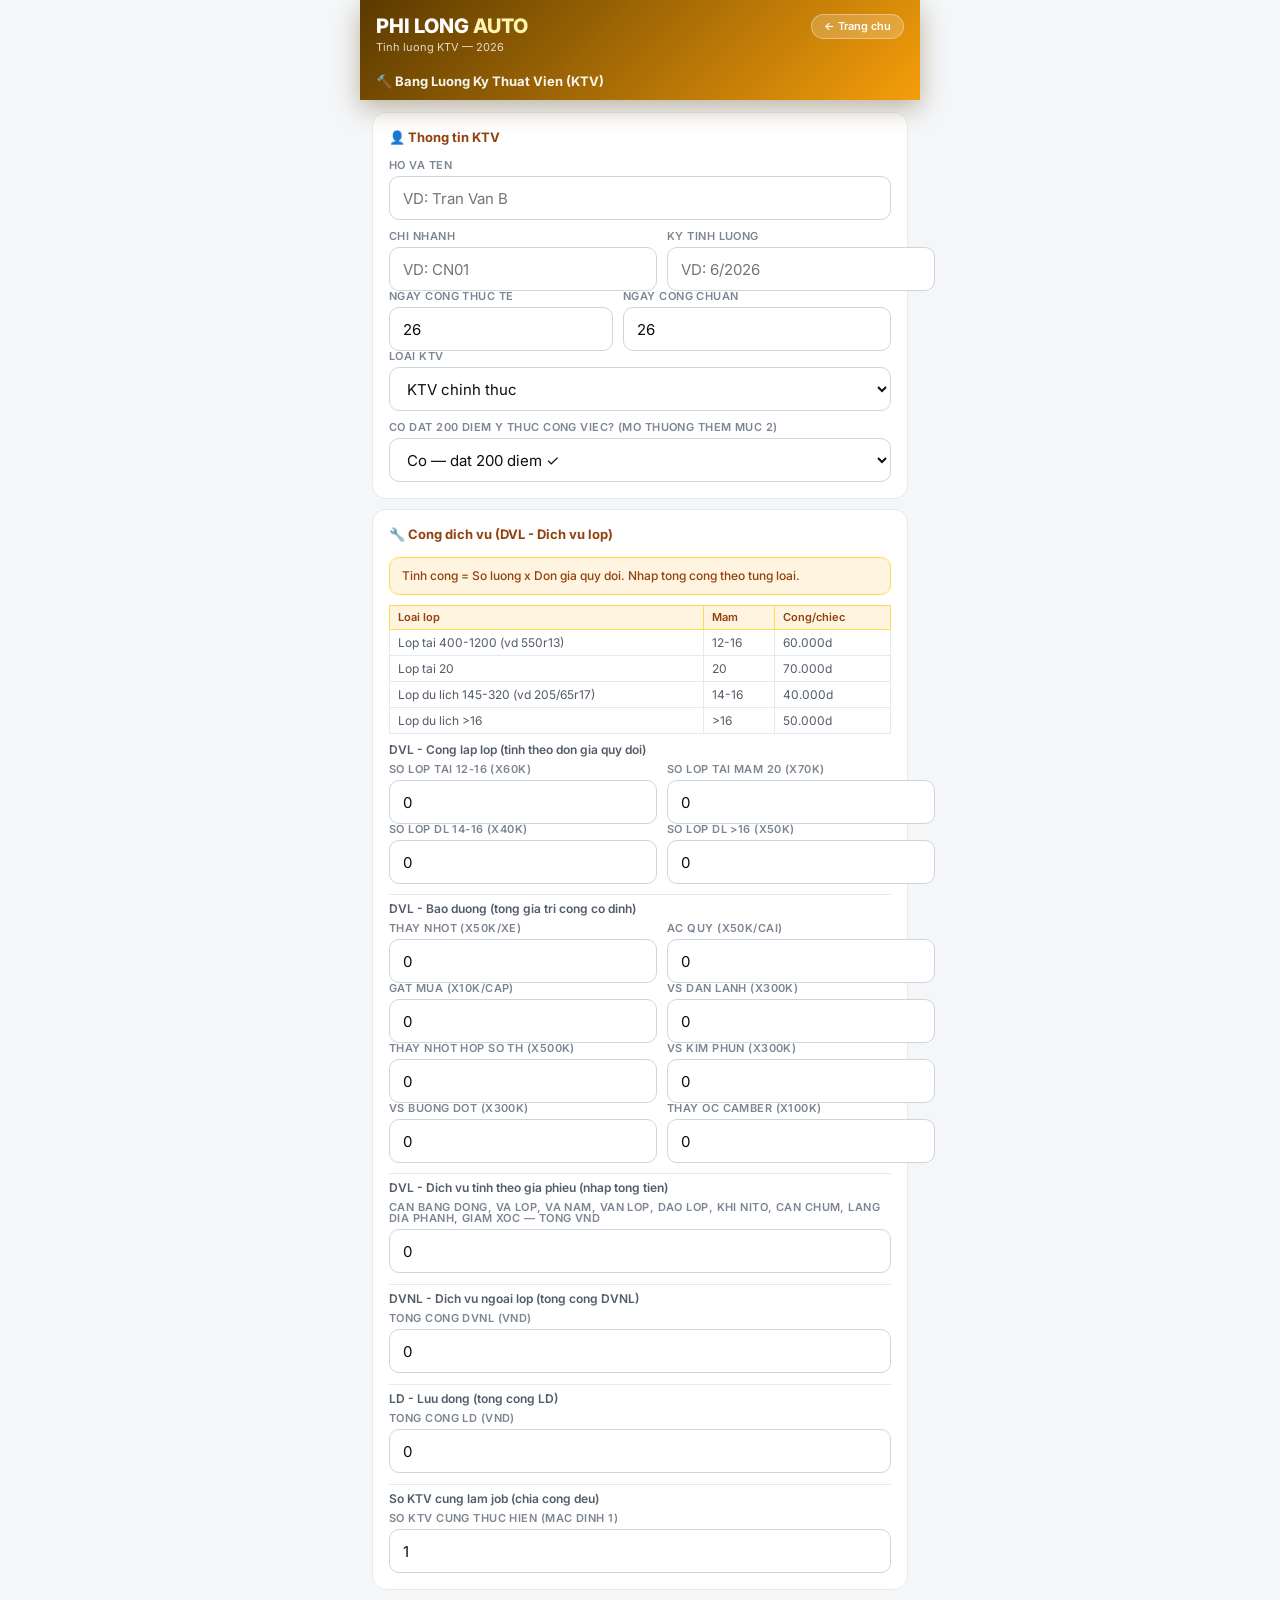
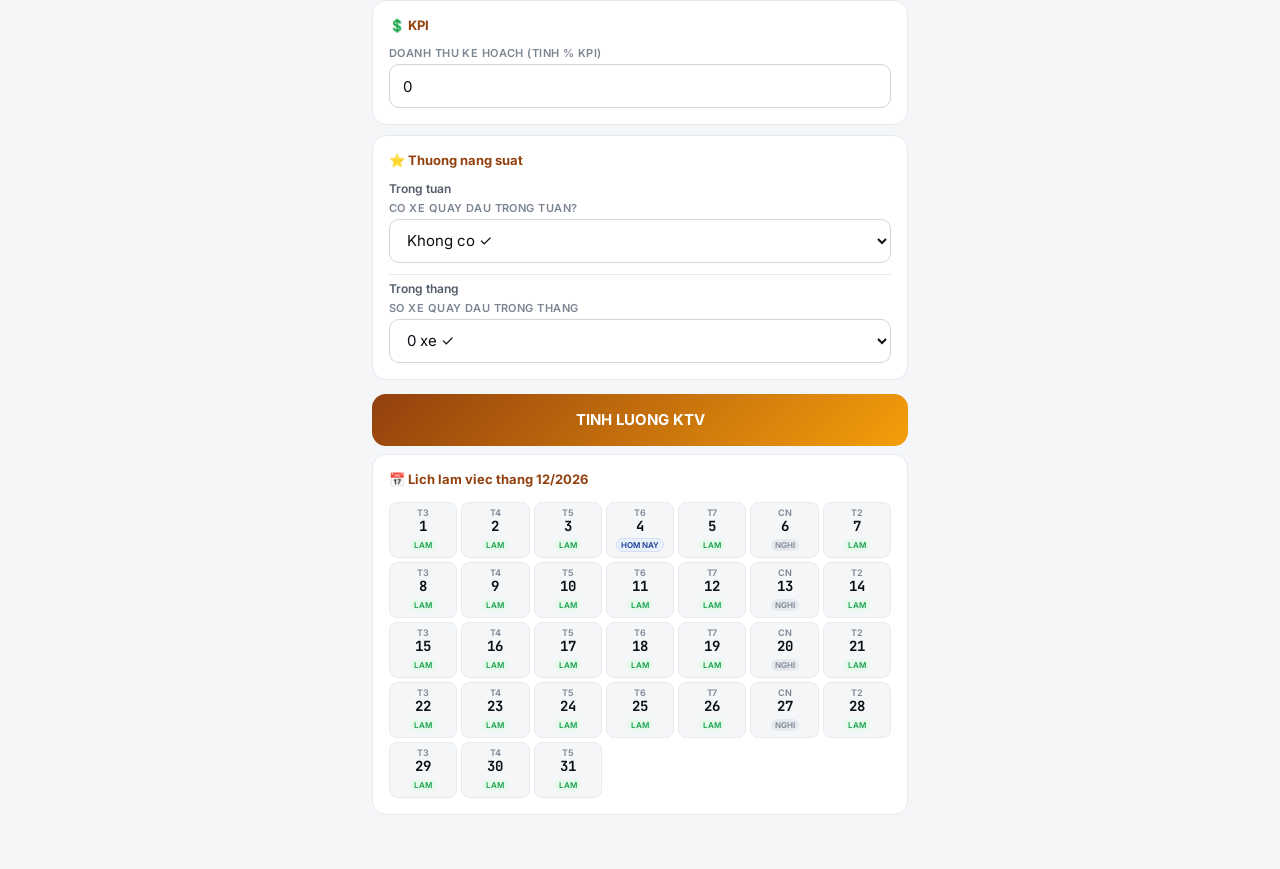
<file: ktv.html>
<!DOCTYPE html>
<html lang="vi">
<head>
<meta charset="UTF-8">
<meta name="viewport" content="width=device-width,initial-scale=1,maximum-scale=1,user-scalable=no">
<title>Phi Long Auto - Luong KTV</title>
<link rel="preconnect" href="https://fonts.googleapis.com">
<link rel="stylesheet" href="https://fonts.googleapis.com/css2?family=Inter:wght@400;500;600;700;800&family=JetBrains+Mono:wght@500;700;800&display=swap">
<style>
*{box-sizing:border-box;margin:0;padding:0}
:root{
--blu-500:#1E4FB8;--blu-600:#173E94;--blu-700:#122F71;--blu-50:#EBF1FB;--blu-100:#D2DFF5;
--yel-500:#FFC400;--yel-300:#FFDC4C;--yel-50:#FFFAE0;--yel-700:#A67D00;
--ink-50:#F4F6F8;--ink-100:#E6EAEF;--ink-200:#CFD5DD;--ink-300:#AAB3BE;
--ink-400:#7C8693;--ink-500:#535C69;--ink-900:#0B0E13;
--grn:#16A34A;--grn-bg:#E7F8ED;--red:#DC2626;--red-bg:#FCEAEA;
--amb:#F59E0B;--amb-bg:#FFF4E0;
--card:#fff;--bd:var(--ink-100);--bd2:var(--ink-200);--fg:var(--ink-900);--fg2:var(--ink-500);--fg3:var(--ink-400);
--r-md:10px;--r-lg:14px;--r-pill:999px;
--f:'Inter',-apple-system,sans-serif;--fm:'JetBrains Mono',monospace;
}
body{font-family:var(--f);background:var(--ink-50);color:var(--fg);font-size:15px;min-height:100vh;padding-bottom:32px}
.wrap{max-width:560px;margin:0 auto}
.hdr{background:linear-gradient(135deg,#5a3a00,#F59E0B);color:#fff;padding:14px 16px 0;position:sticky;top:0;z-index:100;box-shadow:0 8px 24px rgba(90,58,0,.35)}
.hdr-row{display:flex;justify-content:space-between;align-items:flex-start;margin-bottom:12px}
.logo{font:800 20px/1.2 var(--f)}.logo span{color:#fff3b0}
.logo-sub{font:400 11px/1.4 var(--f);opacity:.8;margin-top:2px}
.back-btn{display:flex;align-items:center;gap:4px;background:rgba(255,255,255,.2);border:1px solid rgba(255,255,255,.35);border-radius:var(--r-pill);padding:6px 12px;color:#fff;font:600 11px/1 var(--f);cursor:pointer;text-decoration:none}
.page-title{padding:8px 0 12px;font:700 13px/1 var(--f);opacity:.95}
.sec{background:var(--card);border:1px solid var(--bd);border-radius:var(--r-lg);padding:16px;margin-bottom:10px}
.sec-title{font:700 13px/1.3 var(--f);color:#92400e;margin-bottom:14px}
.fg{display:flex;flex-direction:column;gap:5px;margin-bottom:11px}
.fg:last-child{margin-bottom:0}
.fg label{font:600 11px/1 var(--f);color:var(--fg3);text-transform:uppercase;letter-spacing:.04em}
.fg input,.fg select{height:44px;border:1px solid var(--bd2);border-radius:var(--r-md);padding:0 13px;font:400 15px/1 var(--f);color:var(--fg);background:#fff}
.fg input:focus,.fg select:focus{outline:none;border-color:var(--amb);box-shadow:0 0 0 3px #FFF4E0}
.grid2{display:grid;grid-template-columns:1fr 1fr;gap:10px}
.grid2 .fg{margin-bottom:0}
.row-title{font:600 12px/1 var(--f);color:var(--fg2);margin:10px 0 8px;padding-top:8px;border-top:1px solid var(--bd)}
.row-title.first{border-top:none;margin-top:0;padding-top:0}
.note-box{background:var(--amb-bg);border:1px solid var(--yel-300);border-radius:var(--r-md);padding:9px 12px;font:500 12px/1.5 var(--f);color:#92400e;margin-bottom:10px}
.btn-calc{width:100%;height:52px;background:linear-gradient(135deg,#92400e,#F59E0B);color:#fff;border:none;border-radius:var(--r-lg);font:700 15px/1 var(--f);cursor:pointer;margin-top:4px}
.result-card{background:var(--card);border:1px solid var(--bd);border-radius:var(--r-lg);padding:16px;margin-bottom:10px;display:none}
.result-card.show{display:block}
.result-title{font:700 13px/1 var(--f);color:#92400e;margin-bottom:14px;border-bottom:1px solid var(--bd);padding-bottom:10px}
.sal-box{background:linear-gradient(135deg,#92400e,#F59E0B);border-radius:var(--r-lg);padding:16px;margin-bottom:14px;color:#fff;text-align:center}
.sal-lbl{font:600 11px/1 var(--f);opacity:.85;text-transform:uppercase;letter-spacing:.05em;margin-bottom:6px}
.sal-val{font:800 30px/1 var(--fm);color:#fff3b0}
.sal-sub{font:600 12px/1 var(--f);opacity:.7;margin-top:4px}
.kpi-row{display:flex;justify-content:center;margin-top:8px}
.kpi-badge{padding:4px 14px;border-radius:var(--r-pill);font:700 12px/1 var(--f)}
.kpi-0{background:var(--red-bg);color:var(--red)}.kpi-07{background:#FFF4E0;color:#b45309}
.kpi-10{background:var(--grn-bg);color:var(--grn)}.kpi-11{background:var(--blu-50);color:var(--blu-600)}
.kpi-13{background:#FFFAE0;color:var(--yel-700);border:1px solid #FFDC4C}
.bt{width:100%;border-collapse:collapse}
.bt tr{border-bottom:1px solid var(--bd)}
.bt tr:last-child{border-bottom:none}
.bt td{padding:7px 4px;font:400 13px/1.4 var(--f);color:var(--fg)}
.bt td:last-child{text-align:right;font:600 12px/1 var(--fm)}
.bt .tr td{font:700 13px/1 var(--f);color:#92400e;padding-top:10px;border-top:2px solid #FFF4E0}
.bt .tr td:last-child{font:800 13px/1 var(--fm)}
.bt .sub td{font:400 12px/1.4 var(--f);color:var(--fg3)}
.bt .sub td:last-child{font:500 12px/1 var(--fm);color:var(--fg2)}
.bt .sect td{font:600 11px/1 var(--f);color:var(--fg3);padding:10px 4px 6px;text-transform:uppercase;letter-spacing:.04em;border-bottom:none}
.warn{background:var(--red-bg);border:1px solid #fca5a5;border-radius:var(--r-md);padding:9px 12px;font:500 12px/1.5 var(--f);color:var(--red);margin-bottom:8px}
.sch-grid{display:grid;grid-template-columns:repeat(7,1fr);gap:4px;margin-top:8px}
.sch-cell{background:var(--ink-50);border:1px solid var(--bd);border-radius:8px;padding:5px 2px;text-align:center}
.sch-dn{font:600 9px/1 var(--f);color:var(--fg3);text-transform:uppercase;margin-bottom:2px}
.sch-d{font:700 14px/1 var(--fm);color:var(--fg)}
.sch-s{font:600 8px/1 var(--f);padding:2px 4px;border-radius:99px;margin-top:2px;display:inline-block}
.sw{background:var(--grn-bg);color:var(--grn)}.so{background:var(--ink-100);color:var(--fg3)}.st{background:var(--blu-50);color:var(--blu-600);border:1px solid var(--blu-100)}
.cong-table{width:100%;border-collapse:collapse;font-size:12px;margin-top:4px}
.cong-table th{background:var(--amb-bg);color:#92400e;font:600 11px/1 var(--f);padding:6px 8px;text-align:left;border:1px solid var(--yel-300)}
.cong-table td{padding:5px 8px;border:1px solid var(--bd);color:var(--fg2)}
</style>
</head>
<body>
<div class="wrap">
  <div class="hdr">
    <div class="hdr-row">
      <div>
        <div class="logo">PHI LONG <span>AUTO</span></div>
        <div class="logo-sub">Tinh luong KTV — 2026</div>
      </div>
      <a href="index.html" class="back-btn">&larr; Trang chu</a>
    </div>
    <div class="page-title">&#128296; Bang Luong Ky Thuat Vien (KTV)</div>
  </div>
  <div style="padding:12px">

    <!-- Loai KTV -->
    <div class="sec">
      <div class="sec-title">&#128100; Thong tin KTV</div>
      <div class="fg"><label>Ho va ten</label><input id="name" type="text" placeholder="VD: Tran Van B"></div>
      <div class="grid2">
        <div class="fg"><label>Chi nhanh</label><input id="branch" type="text" placeholder="VD: CN01"></div>
        <div class="fg"><label>Ky tinh luong</label><input id="period" type="text" placeholder="VD: 6/2026"></div>
      </div>
      <div class="grid2">
        <div class="fg"><label>Ngay cong thuc te</label><input id="workdays" type="number" min="0" max="31" value="26"></div>
        <div class="fg"><label>Ngay cong chuan</label><input type="number" value="26" readonly></div>
      </div>
      <div class="fg">
        <label>Loai KTV</label>
        <select id="ktv_type" onchange="toggleKtvType()">
          <option value="chinh">KTV chinh thuc</option>
          <option value="moi">KTV moi / hoc viec (DT &lt; 10tr)</option>
        </select>
      </div>
      <div class="fg">
        <label>Co dat 200 diem y thuc cong viec? (Mo thuong them Muc 2)</label>
        <select id="ythuc_ok">
          <option value="1">Co — dat 200 diem ✓</option>
          <option value="0">Khong</option>
        </select>
      </div>
    </div>

    <!-- Cong dich vu KTV -->
    <div id="sec_chinh">
      <div class="sec">
        <div class="sec-title">&#128295; Cong dich vu (DVL - Dich vu lop)</div>
        <div class="note-box">
          Tinh cong = So luong x Don gia quy doi. Nhap tong cong theo tung loai.
        </div>
        <table class="cong-table">
          <tr><th>Loai lop</th><th>Mam</th><th>Cong/chiec</th></tr>
          <tr><td>Lop tai 400-1200 (vd 550r13)</td><td>12-16</td><td>60.000d</td></tr>
          <tr><td>Lop tai 20</td><td>20</td><td>70.000d</td></tr>
          <tr><td>Lop du lich 145-320 (vd 205/65r17)</td><td>14-16</td><td>40.000d</td></tr>
          <tr><td>Lop du lich &gt;16</td><td>&gt;16</td><td>50.000d</td></tr>
        </table>
        <div style="margin-top:10px">
          <div class="row-title first">DVL - Cong lap lop (tinh theo don gia quy doi)</div>
          <div class="grid2">
            <div class="fg"><label>So lop tai 12-16 (x60k)</label><input id="lop_tai_16" type="number" min="0" value="0"></div>
            <div class="fg"><label>So lop tai mam 20 (x70k)</label><input id="lop_tai_20" type="number" min="0" value="0"></div>
          </div>
          <div class="grid2">
            <div class="fg"><label>So lop DL 14-16 (x40k)</label><input id="lop_dl_16" type="number" min="0" value="0"></div>
            <div class="fg"><label>So lop DL &gt;16 (x50k)</label><input id="lop_dl_g16" type="number" min="0" value="0"></div>
          </div>
          <div class="row-title">DVL - Bao duong (tong gia tri cong co dinh)</div>
          <div class="grid2">
            <div class="fg"><label>Thay nhot (x50k/xe)</label><input id="bd_nhot" type="number" min="0" value="0"></div>
            <div class="fg"><label>Ac quy (x50k/cai)</label><input id="bd_acqy" type="number" min="0" value="0"></div>
          </div>
          <div class="grid2">
            <div class="fg"><label>Gat mua (x10k/cap)</label><input id="bd_gat" type="number" min="0" value="0"></div>
            <div class="fg"><label>VS dan lanh (x300k)</label><input id="bd_lanh" type="number" min="0" value="0"></div>
          </div>
          <div class="grid2">
            <div class="fg"><label>Thay nhot hop so TH (x500k)</label><input id="bd_hopso" type="number" min="0" value="0"></div>
            <div class="fg"><label>VS kim phun (x300k)</label><input id="bd_kimphun" type="number" min="0" value="0"></div>
          </div>
          <div class="grid2">
            <div class="fg"><label>VS buong dot (x300k)</label><input id="bd_buongdot" type="number" min="0" value="0"></div>
            <div class="fg"><label>Thay oc camber (x100k)</label><input id="bd_camber" type="number" min="0" value="0"></div>
          </div>
          <div class="row-title">DVL - Dich vu tinh theo gia phieu (nhap tong tien)</div>
          <div class="fg"><label>Can bang dong, va lop, va nam, van lop, dao lop, khi nito, can chum, lang dia phanh, giam xoc — tong VND</label>
            <input id="dv_giaphieu" type="number" min="0" value="0">
          </div>
          <div class="row-title">DVNL - Dich vu ngoai lop (tong cong DVNL)</div>
          <div class="fg"><label>Tong cong DVNL (VND)</label><input id="dvnl_cong" type="number" min="0" value="0"></div>
          <div class="row-title">LD - Luu dong (tong cong LD)</div>
          <div class="fg"><label>Tong cong LD (VND)</label><input id="ld_cong" type="number" min="0" value="0"></div>
          <div class="row-title">So KTV cung lam job (chia cong deu)</div>
          <div class="fg"><label>So KTV cung thuc hien (mac dinh 1)</label><input id="so_ktv" type="number" min="1" value="1"></div>
        </div>
      </div>
      <div class="sec">
        <div class="sec-title">&#128178; KPI</div>
        <div class="fg"><label>Doanh thu ke hoach (tinh % KPI)</label><input id="rev_plan" type="number" min="0" value="0"></div>
      </div>
      <div class="sec">
        <div class="sec-title">&#11088; Thuong nang suat</div>
        <div class="row-title first">Trong tuan</div>
        <div class="fg"><label>Co xe quay dau trong tuan?</label>
          <select id="return_week"><option value="0">Khong co ✓</option><option value="1">Co ✗</option></select>
        </div>
        <div class="row-title">Trong thang</div>
        <div class="fg"><label>So xe quay dau trong thang</label>
          <select id="return_month"><option value="0">0 xe ✓</option><option value="1">1 xe ✓</option><option value="2">2 xe ✓</option><option value="3">3+ xe ✗</option></select>
        </div>
      </div>
    </div>

    <button class="btn-calc" onclick="calcKTV()">TINH LUONG KTV</button>

    <div class="result-card" id="result">
      <div class="result-title">Ket qua tinh luong KTV</div>
      <div class="sal-box">
        <div class="sal-lbl">TONG LUONG THANG</div>
        <div class="sal-val" id="res-total">0</div>
        <div class="sal-sub">VND</div>
        <div class="kpi-row"><div id="kpibadge" class="kpi-badge kpi-10">KPI x1.0</div></div>
      </div>
      <div id="res-warns"></div>
      <table class="bt"><tbody id="res-rows"></tbody></table>
    </div>

    <div class="sec" style="margin-top:8px">
      <div class="sec-title">&#128197; Lich lam viec thang <span id="calmonth"></span></div>
      <div id="calgrid" class="sch-grid"></div>
    </div>
  </div>
</div>
<script>
function fm(n){n=Math.round(n);return n.toString().replace(/\B(?=(\d{3})+(?!\d))/g,'.');}
function g(id){return parseFloat(document.getElementById(id).value)||0;}
function gi(id){return parseInt(document.getElementById(id).value)||0;}
function gs(id){return document.getElementById(id).value;}
function kpiCoeff(pct){if(pct<80)return 0;if(pct<90)return 0.7;if(pct<100)return 1.0;if(pct<130)return 1.1;return 1.3;}
function kpiClass(c){if(c===0)return 'kpi-0';if(c===0.7)return 'kpi-07';if(c===1.0)return 'kpi-10';if(c===1.1)return 'kpi-11';return 'kpi-13';}
function kpiLabel(c,pct){
  const map={0:'KPI x0 (<80%)',0.7:'KPI x0.7 (80-90%)',1.0:'KPI x1.0 (90-100%)',1.1:'KPI x1.1 (100-130%)',1.3:'KPI x1.3 (>=130%)'};
  return (map[c]||'KTV KPI x'+c)+' — '+pct.toFixed(1)+'%';
}
function toggleKtvType(){
  const isMoi = document.getElementById('ktv_type').value === 'moi';
  document.getElementById('sec_chinh').style.display = isMoi ? 'none' : 'block';
}
function calcKTV(){
  const wd=g('workdays')||26, std=26, pr=wd/std;
  const ktvType=gs('ktv_type');
  // KTV moi
  if(ktvType==='moi'){
    document.getElementById('res-total').textContent='5.000.000';
    const kb=document.getElementById('kpibadge');
    kb.className='kpi-badge kpi-07';
    kb.textContent='KTV moi / hoc viec — ap muc san';
    document.getElementById('res-warns').innerHTML='<div class="warn">KTV moi: DT &lt; 10tr → ap muc san 5.000.000d</div>';
    document.getElementById('res-rows').innerHTML=
      '<tr><td>Muc luong san KTV moi/hoc viec</td><td>5.000.000d</td></tr>';
    document.getElementById('result').classList.add('show');
    return;
  }
  // KTV chinh thuc
  const soKTV=g('so_ktv')||1;
  // Tinh cong DVL
  const congLopTai16=(g('lop_tai_16')*60000)/soKTV;
  const congLopTai20=(g('lop_tai_20')*70000)/soKTV;
  const congLopDL16=(g('lop_dl_16')*40000)/soKTV;
  const congLopDLg16=(g('lop_dl_g16')*50000)/soKTV;
  const congBD=(g('bd_nhot')*50000+g('bd_acqy')*50000+g('bd_gat')*10000+g('bd_lanh')*300000+g('bd_hopso')*500000+g('bd_kimphun')*300000+g('bd_buongdot')*300000+g('bd_camber')*100000)/soKTV;
  const congGiaPhieu=(g('dv_giaphieu'))/soKTV;
  const congDVL=congLopTai16+congLopTai20+congLopDL16+congLopDLg16+congBD+congGiaPhieu;
  const congDVNL=g('dvnl_cong')/soKTV;
  const congLD=g('ld_cong')/soKTV;
  const congDVTotal=congDVL+congDVNL+congLD;
  // KPI
  const revPlan=g('rev_plan');
  const kpiPct=revPlan>0?(congDVTotal/revPlan*100):100;
  const kc=kpiCoeff(kpiPct);
  // A. P1
  const base=4200000*pr, xe=260000*pr, com=780000*pr;
  const ythuc=1000000*kc, vitri=650000*kc;
  const p1=base+xe+com+ythuc+vitri;
  // B. Hoa hong cong DV luy tien
  const ythucOk=gi('ythuc_ok');
  let hh=0, hhBonus=0;
  const t1=10000000;
  if(congDVTotal<=t1){
    hh=congDVTotal*0.10;
  } else if(congDVTotal<=t1*2){
    hh=t1*0.10+(congDVTotal-t1)*0.15;
    if(ythucOk) hhBonus=1000000;
  } else {
    hh=t1*0.10+t1*0.15+(congDVTotal-2*t1)*0.20;
    if(ythucOk) hhBonus=1000000;
  }
  const hhTotal=hh+hhBonus;
  // C. Thuong NS
  const rw=gi('return_week'), rm=gi('return_month');
  let bw=0, ww='', bm=0, wm='';
  if(rw>0) ww='Co xe quay dau trong tuan → mat thuong tuan';
  else{
    if(congDVL>=3600000) bw+=200000;
    if(congDVNL>=7000000) bw+=200000;
    if(congDVTotal>=9000000) bw+=500000;
  }
  bw*=kc;
  if(rm>2) wm='Vuot 2 xe quay dau → mat thuong thang';
  else{
    if(congDVTotal>=35000000) bm=2000000;
    else if(congDVTotal>=30000000) bm=1000000;
  }
  bm*=kc;
  const bonus=bw+bm, grand=p1+hhTotal+bonus;
  document.getElementById('res-total').textContent=fm(grand);
  const kb=document.getElementById('kpibadge');
  kb.className='kpi-badge '+kpiClass(kc);
  kb.textContent=kpiLabel(kc,kpiPct);
  const w=document.getElementById('res-warns');
  w.innerHTML='';
  if(ww) w.innerHTML+='<div class="warn">&#9888; '+ww+'</div>';
  if(wm) w.innerHTML+='<div class="warn">&#9888; '+wm+'</div>';
  document.getElementById('res-rows').innerHTML=
    '<tr class="sect"><td colspan="2">A. THU NHAP CO DINH (P1)</td></tr>'+
    '<tr class="sub"><td>Luong co ban ('+wd+'/'+std+' ngay)</td><td>'+fm(base)+'d</td></tr>'+
    '<tr class="sub"><td>PC xang xe</td><td>'+fm(xe)+'d</td></tr>'+
    '<tr class="sub"><td>PC com trua</td><td>'+fm(com)+'d</td></tr>'+
    '<tr class="sub"><td>Y thuc & trach nhiem (x'+kc+')</td><td>'+fm(ythuc)+'d</td></tr>'+
    '<tr class="sub"><td>Vi tri & vai tro (x'+kc+')</td><td>'+fm(vitri)+'d</td></tr>'+
    '<tr><td><b>Tong P1</b></td><td><b>'+fm(p1)+'d</b></td></tr>'+
    '<tr class="sect"><td colspan="2">CONG DICH VU TINH DUOC</td></tr>'+
    '<tr class="sub"><td>Cong DVL - Lap lop tai 12-16</td><td>'+fm(congLopTai16)+'d</td></tr>'+
    '<tr class="sub"><td>Cong DVL - Lap lop tai 20</td><td>'+fm(congLopTai20)+'d</td></tr>'+
    '<tr class="sub"><td>Cong DVL - Lap lop DL 14-16</td><td>'+fm(congLopDL16)+'d</td></tr>'+
    '<tr class="sub"><td>Cong DVL - Lap lop DL >16</td><td>'+fm(congLopDLg16)+'d</td></tr>'+
    '<tr class="sub"><td>Cong DVL - Bao duong (co dinh)</td><td>'+fm(congBD)+'d</td></tr>'+
    '<tr class="sub"><td>Cong DVL - Theo gia phieu DV</td><td>'+fm(congGiaPhieu)+'d</td></tr>'+
    '<tr class="sub"><td>Cong DVNL</td><td>'+fm(congDVNL)+'d</td></tr>'+
    '<tr class="sub"><td>Cong LD</td><td>'+fm(congLD)+'d</td></tr>'+
    '<tr><td><b>Tong cong DV ca nhan</b></td><td><b>'+fm(congDVTotal)+'d</b></td></tr>'+
    '<tr class="sect"><td colspan="2">B. HOA HONG CONG DV (LUY TIEN)</td></tr>'+
    '<tr class="sub"><td>HH muc 1 (=&lt;10tr: 10%)</td><td>'+fm(Math.min(congDVTotal,t1)*0.10+Math.max(0,Math.min(congDVTotal-t1,t1)*0.15))+'d</td></tr>'+
    (hhBonus?'<tr class="sub"><td>Thuong them Muc 2 (dat 200 diem y thuc)</td><td>'+fm(hhBonus)+'d</td></tr>':'')+
    '<tr><td><b>Tong hoa hong</b></td><td><b>'+fm(hhTotal)+'d</b></td></tr>'+
    '<tr class="sect"><td colspan="2">C. THUONG NANG SUAT</td></tr>'+
    '<tr class="sub"><td>Thuong tuan'+(rw?' (mat-co xe quay dau)':' cong DVL>=3.6tr+DVNL>=7tr+DV>=9tr')+'</td><td>'+fm(bw)+'d</td></tr>'+
    '<tr class="sub"><td>Thuong thang'+(rm>2?' (mat-vuot 2 xe quay dau)':' cong DV tich luy')+'</td><td>'+fm(bm)+'d</td></tr>'+
    '<tr><td><b>Tong thuong NS</b></td><td><b>'+fm(bonus)+'d</b></td></tr>'+
    '<tr class="tr"><td>TONG LUONG</td><td>'+fm(grand)+'d</td></tr>';
  document.getElementById('result').classList.add('show');
  setTimeout(()=>document.getElementById('result').scrollIntoView({behavior:'smooth',block:'start'}),100);
}
function renderCal(){
  const now=new Date(),y=now.getFullYear(),m=now.getMonth();
  document.getElementById('calmonth').textContent=(m+1)+'/'+y;
  const days=new Date(y,m+1,0).getDate(),today=now.getDate();
  const dn=['CN','T2','T3','T4','T5','T6','T7'];
  let h='';
  for(let d=1;d<=days;d++){
    const dow=new Date(y,m,d).getDay(),off=dow===0,td=d===today;
    const cls=td?'st':(off?'so':'sw');
    const lbl=td?'HOM NAY':(off?'NGHI':'LAM');
    h+='<div class="sch-cell"><div class="sch-dn">'+dn[dow]+'</div><div class="sch-d">'+d+'</div><div class="sch-s '+cls+'">'+lbl+'</div></div>';
  }
  document.getElementById('calgrid').innerHTML=h;
}
renderCal();
</script>
</body>
</html>
</file>
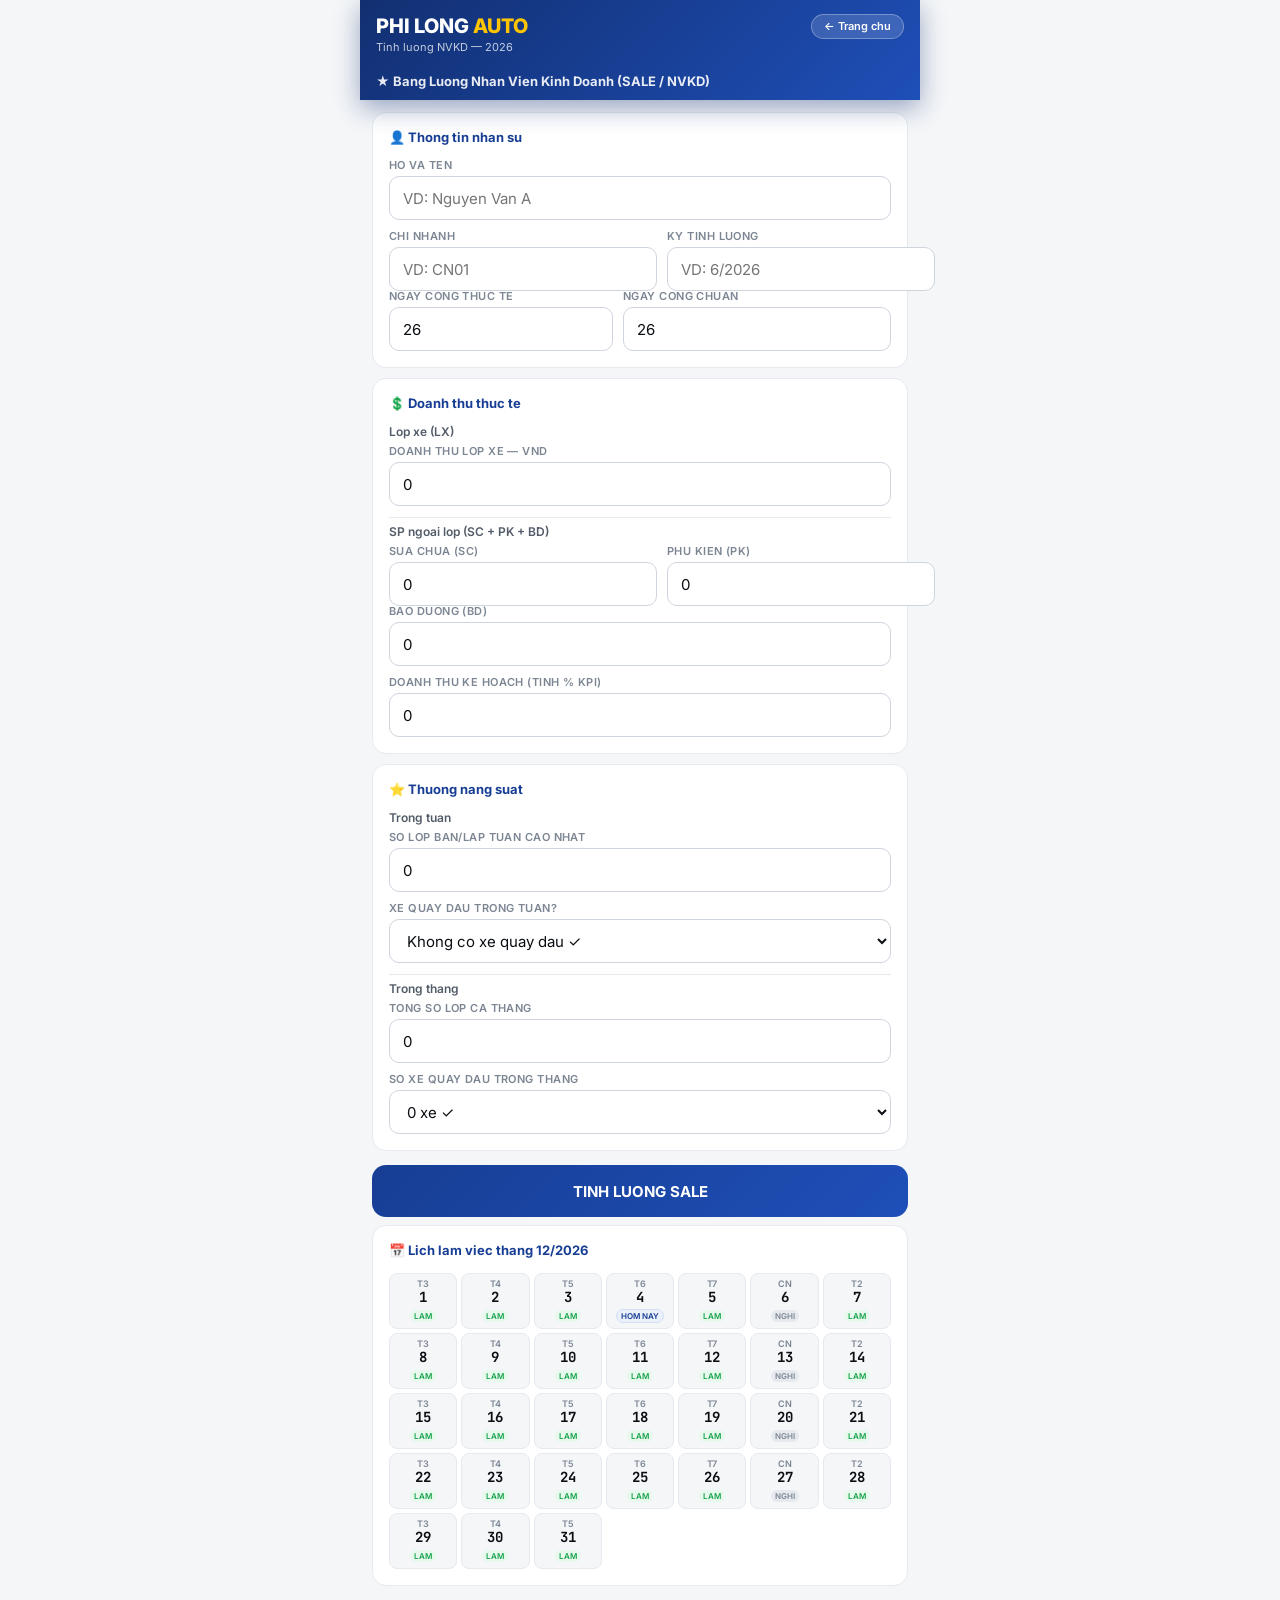
<file: sale.html>
<!DOCTYPE html>
<html lang="vi">
<head>
<meta charset="UTF-8">
<meta name="viewport" content="width=device-width,initial-scale=1,maximum-scale=1,user-scalable=no">
<title>Phi Long Auto - Luong SALE (NVKD)</title>
<link rel="preconnect" href="https://fonts.googleapis.com">
<link rel="stylesheet" href="https://fonts.googleapis.com/css2?family=Inter:wght@400;500;600;700;800&family=JetBrains+Mono:wght@500;700;800&display=swap">
<style>
*{box-sizing:border-box;margin:0;padding:0}
:root{
--blu-500:#1E4FB8;--blu-600:#173E94;--blu-700:#122F71;--blu-50:#EBF1FB;--blu-100:#D2DFF5;
--yel-500:#FFC400;--yel-300:#FFDC4C;--yel-50:#FFFAE0;--yel-700:#A67D00;
--ink-50:#F4F6F8;--ink-100:#E6EAEF;--ink-200:#CFD5DD;--ink-300:#AAB3BE;
--ink-400:#7C8693;--ink-500:#535C69;--ink-900:#0B0E13;
--grn:#16A34A;--grn-bg:#E7F8ED;--red:#DC2626;--red-bg:#FCEAEA;
--card:#fff;--bd:var(--ink-100);--bd2:var(--ink-200);--fg:var(--ink-900);--fg2:var(--ink-500);--fg3:var(--ink-400);
--r-md:10px;--r-lg:14px;--r-pill:999px;
--f:'Inter',-apple-system,sans-serif;--fm:'JetBrains Mono',monospace;
}
body{font-family:var(--f);background:var(--ink-50);color:var(--fg);font-size:15px;min-height:100vh;padding-bottom:32px}
.wrap{max-width:560px;margin:0 auto}
.hdr{background:linear-gradient(135deg,#122F71,#1E4FB8);color:#fff;padding:14px 16px 0;position:sticky;top:0;z-index:100;box-shadow:0 8px 24px rgba(18,47,113,.4)}
.hdr-row{display:flex;justify-content:space-between;align-items:flex-start;margin-bottom:12px}
.logo{font:800 20px/1.2 var(--f)}.logo span{color:#FFC400}
.logo-sub{font:400 11px/1.4 var(--f);opacity:.75;margin-top:2px}
.back-btn{display:flex;align-items:center;gap:4px;background:rgba(255,255,255,.15);border:1px solid rgba(255,255,255,.3);border-radius:var(--r-pill);padding:6px 12px;color:#fff;font:600 11px/1 var(--f);cursor:pointer;text-decoration:none}
.page-title{padding:8px 0 12px;font:700 13px/1 var(--f);opacity:.9}
.sec{background:var(--card);border:1px solid var(--bd);border-radius:var(--r-lg);padding:16px;margin-bottom:10px}
.sec-title{font:700 13px/1.3 var(--f);color:var(--blu-600);margin-bottom:14px}
.fg{display:flex;flex-direction:column;gap:5px;margin-bottom:11px}
.fg:last-child{margin-bottom:0}
.fg label{font:600 11px/1 var(--f);color:var(--fg3);text-transform:uppercase;letter-spacing:.04em}
.fg input,.fg select{height:44px;border:1px solid var(--bd2);border-radius:var(--r-md);padding:0 13px;font:400 15px/1 var(--f);color:var(--fg);background:#fff}
.fg input:focus,.fg select:focus{outline:none;border-color:var(--blu-500);box-shadow:0 0 0 3px var(--blu-100)}
.grid2{display:grid;grid-template-columns:1fr 1fr;gap:10px}
.grid2 .fg{margin-bottom:0}
.row-title{font:600 12px/1 var(--f);color:var(--fg2);margin:10px 0 8px;padding-top:8px;border-top:1px solid var(--bd)}
.row-title.first{border-top:none;margin-top:0;padding-top:0}
.btn-calc{width:100%;height:52px;background:linear-gradient(135deg,var(--blu-600),var(--blu-500));color:#fff;border:none;border-radius:var(--r-lg);font:700 15px/1 var(--f);cursor:pointer;margin-top:4px}
.result-card{background:var(--card);border:1px solid var(--bd);border-radius:var(--r-lg);padding:16px;margin-bottom:10px;display:none}
.result-card.show{display:block}
.result-title{font:700 13px/1 var(--f);color:var(--blu-600);margin-bottom:14px;border-bottom:1px solid var(--bd);padding-bottom:10px}
.sal-box{background:linear-gradient(135deg,#122F71,#1E4FB8);border-radius:var(--r-lg);padding:16px;margin-bottom:14px;color:#fff;text-align:center}
.sal-lbl{font:600 11px/1 var(--f);opacity:.8;text-transform:uppercase;letter-spacing:.05em;margin-bottom:6px}
.sal-val{font:800 30px/1 var(--fm);color:#FFC400}
.sal-sub{font:600 12px/1 var(--f);opacity:.7;margin-top:4px}
.kpi-row{display:flex;justify-content:center;margin-top:8px}
.kpi-badge{padding:4px 14px;border-radius:var(--r-pill);font:700 12px/1 var(--f)}
.kpi-0{background:var(--red-bg);color:var(--red)}.kpi-07{background:#FFF4E0;color:#b45309}
.kpi-10{background:var(--grn-bg);color:var(--grn)}.kpi-11{background:var(--blu-50);color:var(--blu-600)}
.kpi-13{background:#FFFAE0;color:var(--yel-700);border:1px solid #FFDC4C}
.bt{width:100%;border-collapse:collapse}
.bt tr{border-bottom:1px solid var(--bd)}
.bt tr:last-child{border-bottom:none}
.bt td{padding:7px 4px;font:400 13px/1.4 var(--f);color:var(--fg)}
.bt td:last-child{text-align:right;font:600 12px/1 var(--fm)}
.bt .tr td{font:700 13px/1 var(--f);color:var(--blu-700);padding-top:10px;border-top:2px solid var(--blu-100)}
.bt .tr td:last-child{font:800 13px/1 var(--fm)}
.bt .sub td{font:400 12px/1.4 var(--f);color:var(--fg3)}
.bt .sub td:last-child{font:500 12px/1 var(--fm);color:var(--fg2)}
.bt .sect td{font:600 11px/1 var(--f);color:var(--fg3);padding:10px 4px 6px;text-transform:uppercase;letter-spacing:.04em;border-bottom:none}
.warn{background:var(--red-bg);border:1px solid #fca5a5;border-radius:var(--r-md);padding:9px 12px;font:500 12px/1.5 var(--f);color:var(--red);margin-bottom:8px}
.sch-grid{display:grid;grid-template-columns:repeat(7,1fr);gap:4px;margin-top:8px}
.sch-cell{background:var(--ink-50);border:1px solid var(--bd);border-radius:8px;padding:5px 2px;text-align:center}
.sch-dn{font:600 9px/1 var(--f);color:var(--fg3);text-transform:uppercase;margin-bottom:2px}
.sch-d{font:700 14px/1 var(--fm);color:var(--fg)}
.sch-s{font:600 8px/1 var(--f);padding:2px 4px;border-radius:99px;margin-top:2px;display:inline-block}
.sw{background:var(--grn-bg);color:var(--grn)}.so{background:var(--ink-100);color:var(--fg3)}.st{background:var(--blu-50);color:var(--blu-600);border:1px solid var(--blu-100)}
</style>
</head>
<body>
<div class="wrap">
  <div class="hdr">
    <div class="hdr-row">
      <div>
        <div class="logo">PHI LONG <span>AUTO</span></div>
        <div class="logo-sub">Tinh luong NVKD — 2026</div>
      </div>
      <a href="index.html" class="back-btn">&larr; Trang chu</a>
    </div>
    <div class="page-title">&#9733; Bang Luong Nhan Vien Kinh Doanh (SALE / NVKD)</div>
  </div>
  <div style="padding:12px">
    <div class="sec">
      <div class="sec-title">&#128100; Thong tin nhan su</div>
      <div class="fg"><label>Ho va ten</label><input id="name" type="text" placeholder="VD: Nguyen Van A"></div>
      <div class="grid2">
        <div class="fg"><label>Chi nhanh</label><input id="branch" type="text" placeholder="VD: CN01"></div>
        <div class="fg"><label>Ky tinh luong</label><input id="period" type="text" placeholder="VD: 6/2026"></div>
      </div>
      <div class="grid2">
        <div class="fg"><label>Ngay cong thuc te</label><input id="workdays" type="number" min="0" max="31" value="26"></div>
        <div class="fg"><label>Ngay cong chuan</label><input type="number" value="26" readonly></div>
      </div>
    </div>
    <div class="sec">
      <div class="sec-title">&#128178; Doanh thu thuc te</div>
      <div class="row-title first">Lop xe (LX)</div>
      <div class="fg"><label>Doanh thu lop xe — VND</label><input id="rev_lx" type="number" min="0" value="0"></div>
      <div class="row-title">SP ngoai lop (SC + PK + BD)</div>
      <div class="grid2">
        <div class="fg"><label>Sua chua (SC)</label><input id="rev_sc" type="number" min="0" value="0"></div>
        <div class="fg"><label>Phu kien (PK)</label><input id="rev_pk" type="number" min="0" value="0"></div>
      </div>
      <div class="fg"><label>Bao duong (BD)</label><input id="rev_bd" type="number" min="0" value="0"></div>
      <div class="fg" style="margin-top:10px"><label>Doanh thu ke hoach (tinh % KPI)</label><input id="rev_plan" type="number" min="0" value="0"></div>
    </div>
    <div class="sec">
      <div class="sec-title">&#11088; Thuong nang suat</div>
      <div class="row-title first">Trong tuan</div>
      <div class="fg"><label>So lop ban/lap tuan cao nhat</label><input id="tires_week" type="number" min="0" value="0"></div>
      <div class="fg"><label>Xe quay dau trong tuan?</label>
        <select id="return_week">
          <option value="0">Khong co xe quay dau ✓</option>
          <option value="1">Co xe quay dau ✗</option>
        </select>
      </div>
      <div class="row-title">Trong thang</div>
      <div class="fg"><label>Tong so lop ca thang</label><input id="tires_month" type="number" min="0" value="0"></div>
      <div class="fg"><label>So xe quay dau trong thang</label>
        <select id="return_month">
          <option value="0">0 xe ✓</option>
          <option value="1">1 xe ✓</option>
          <option value="2">2 xe ✓</option>
          <option value="3">3+ xe ✗</option>
        </select>
      </div>
    </div>
    <button class="btn-calc" onclick="calcSale()">TINH LUONG SALE</button>
    <div class="result-card" id="result">
      <div class="result-title">Ket qua tinh luong SALE</div>
      <div class="sal-box">
        <div class="sal-lbl">TONG LUONG THANG</div>
        <div class="sal-val" id="res-total">0</div>
        <div class="sal-sub">VND</div>
        <div class="kpi-row"><div id="kpibadge" class="kpi-badge kpi-10">KPI x1.0</div></div>
      </div>
      <div id="res-warns"></div>
      <table class="bt"><tbody id="res-rows"></tbody></table>
    </div>
    <div class="sec" style="margin-top:8px">
      <div class="sec-title">&#128197; Lich lam viec thang <span id="calmonth"></span></div>
      <div id="calgrid" class="sch-grid"></div>
    </div>
  </div>
</div>
<script>
function fm(n){n=Math.round(n);return n.toString().replace(/\B(?=(\d{3})+(?!\d))/g,'.');}
function kpiCoeff(pct){if(pct<80)return 0;if(pct<90)return 0.7;if(pct<100)return 1.0;if(pct<130)return 1.1;return 1.3;}
function kpiClass(c){if(c===0)return 'kpi-0';if(c===0.7)return 'kpi-07';if(c===1.0)return 'kpi-10';if(c===1.1)return 'kpi-11';return 'kpi-13';}
function kpiLabel(c,pct){
  const map={0:'KPI x0 (<80%)',0.7:'KPI x0.7 (80-90%)',1.0:'KPI x1.0 (90-100%)',1.1:'KPI x1.1 (100-130%)',1.3:'KPI x1.3 (>=130%)'};
  return (map[c]||'KPI x'+c)+' — '+pct.toFixed(1)+'%';
}
function calcSale(){
  const wd=parseFloat(document.getElementById('workdays').value)||26;
  const std=26, pr=wd/std;
  const lx=parseFloat(document.getElementById('rev_lx').value)||0;
  const sc=parseFloat(document.getElementById('rev_sc').value)||0;
  const pk=parseFloat(document.getElementById('rev_pk').value)||0;
  const bd=parseFloat(document.getElementById('rev_bd').value)||0;
  const plan=parseFloat(document.getElementById('rev_plan').value)||0;
  const tw=parseFloat(document.getElementById('tires_week').value)||0;
  const rw=parseInt(document.getElementById('return_week').value)||0;
  const tm=parseFloat(document.getElementById('tires_month').value)||0;
  const rm=parseInt(document.getElementById('return_month').value)||0;
  const ngoai=sc+pk+bd, total=lx+ngoai;
  const pct=plan>0?(total/plan*100):100, kc=kpiCoeff(pct);
  // A. P1
  const base=4200000*pr, xe=260000*pr, com=780000*pr;
  const ythuc=1000000*kc, vitri=650000*kc;
  const p1=base+xe+com+ythuc+vitri;
  // B. Hoa hong luy tien
  let hl=0;
  if(lx<=350e6) hl=lx*0.003;
  else if(lx<=700e6) hl=350e6*0.003+(lx-350e6)*0.005;
  else hl=350e6*0.003+350e6*0.005+(lx-700e6)*0.01;
  let hn=0;
  if(ngoai<=100e6) hn=ngoai*0.005;
  else if(ngoai<=200e6) hn=100e6*0.005+(ngoai-100e6)*0.01;
  else hn=100e6*0.005+100e6*0.01+(ngoai-200e6)*0.03;
  const hh=hl+hn;
  // C. Thuong nang suat
  let bw=0,ww='';
  if(rw>0) ww='Co xe quay dau trong tuan → mat thuong tuan';
  else{if(tw>150)bw=500000;else if(tw>=120)bw=300000;}
  bw*=kc;
  let bm=0,wm='';
  if(rm>2) wm='Vuot 2 xe quay dau trong thang → mat thuong thang';
  else{if(tm>600)bm=2000000;else if(tm>=500)bm=1000000;}
  bm*=kc;
  const bonus=bw+bm, grand=p1+hh+bonus;
  // Render
  document.getElementById('res-total').textContent=fm(grand);
  const kb=document.getElementById('kpibadge');
  kb.className='kpi-badge '+kpiClass(kc);
  kb.textContent=kpiLabel(kc,pct);
  const w=document.getElementById('res-warns');
  w.innerHTML='';
  if(ww) w.innerHTML+='<div class="warn">&#9888; '+ww+'</div>';
  if(wm) w.innerHTML+='<div class="warn">&#9888; '+wm+'</div>';
  document.getElementById('res-rows').innerHTML=
    '<tr class="sect"><td colspan="2">A. THU NHAP CO DINH (P1)</td></tr>'+
    '<tr class="sub"><td>Luong co ban ('+wd+'/'+std+' ngay)</td><td>'+fm(base)+'d</td></tr>'+
    '<tr class="sub"><td>PC xang xe</td><td>'+fm(xe)+'d</td></tr>'+
    '<tr class="sub"><td>PC com trua</td><td>'+fm(com)+'d</td></tr>'+
    '<tr class="sub"><td>Y thuc & trach nhiem (x'+kc+')</td><td>'+fm(ythuc)+'d</td></tr>'+
    '<tr class="sub"><td>Vi tri & vai tro (x'+kc+')</td><td>'+fm(vitri)+'d</td></tr>'+
    '<tr><td><b>Tong P1</b></td><td><b>'+fm(p1)+'d</b></td></tr>'+
    '<tr class="sect"><td colspan="2">B. HOA HONG LUY TIEN</td></tr>'+
    '<tr class="sub"><td>HH lop xe (DT: '+fm(lx)+')</td><td>'+fm(hl)+'d</td></tr>'+
    '<tr class="sub"><td>HH ngoai lop SC+PK+BD ('+fm(ngoai)+')</td><td>'+fm(hn)+'d</td></tr>'+
    '<tr><td><b>Tong hoa hong</b></td><td><b>'+fm(hh)+'d</b></td></tr>'+
    '<tr class="sect"><td colspan="2">C. THUONG NANG SUAT</td></tr>'+
    '<tr class="sub"><td>Thuong tuan ('+tw+' lop'+(rw?' - mat':'')+')</td><td>'+fm(bw)+'d</td></tr>'+
    '<tr class="sub"><td>Thuong thang ('+tm+' lop'+(rm>2?' - mat':'')+')</td><td>'+fm(bm)+'d</td></tr>'+
    '<tr><td><b>Tong thuong NS</b></td><td><b>'+fm(bonus)+'d</b></td></tr>'+
    '<tr class="tr"><td>TONG LUONG</td><td>'+fm(grand)+'d</td></tr>';
  document.getElementById('result').classList.add('show');
  setTimeout(()=>document.getElementById('result').scrollIntoView({behavior:'smooth',block:'start'}),100);
}
function renderCal(){
  const now=new Date(),y=now.getFullYear(),m=now.getMonth();
  document.getElementById('calmonth').textContent=(m+1)+'/'+y;
  const days=new Date(y,m+1,0).getDate(),today=now.getDate();
  const dn=['CN','T2','T3','T4','T5','T6','T7'];
  let h='';
  for(let d=1;d<=days;d++){
    const dow=new Date(y,m,d).getDay(),off=dow===0,td=d===today;
    const cls=td?'st':(off?'so':'sw');
    const lbl=td?'HOM NAY':(off?'NGHI':'LAM');
    h+='<div class="sch-cell"><div class="sch-dn">'+dn[dow]+'</div><div class="sch-d">'+d+'</div><div class="sch-s '+cls+'">'+lbl+'</div></div>';
  }
  document.getElementById('calgrid').innerHTML=h;
}
renderCal();
</script>
</body>
</html>
</file>
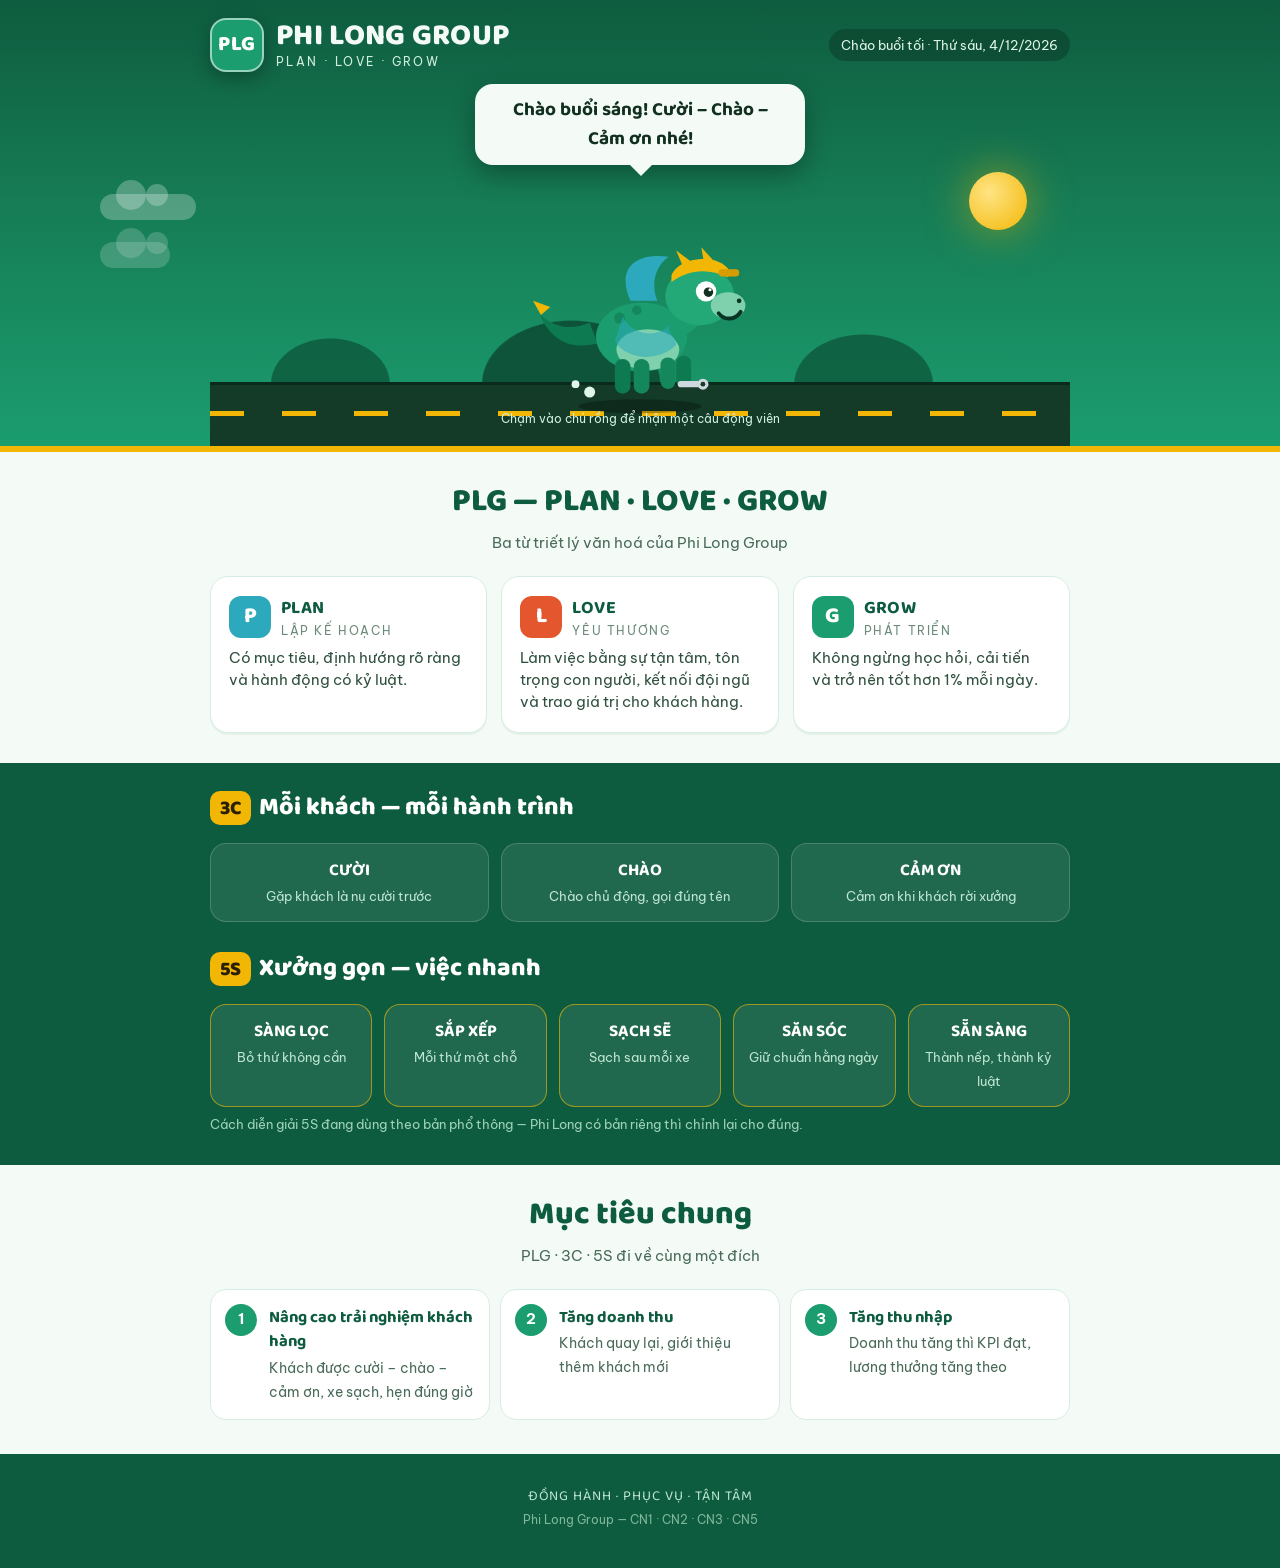
<file: welcome.html>
<!DOCTYPE html>
<html lang="vi">
<head>
<meta charset="utf-8">
<meta name="viewport" content="width=device-width, initial-scale=1, viewport-fit=cover">
<title>Chú Rồng PLG Chào Ngày Mới</title>
<meta name="claude:viewport-fit-sides" content="cover">
<link rel="stylesheet" href="https://fonts.googleapis.com/css2?family=Baloo+2:wght@500;700;800&family=Be+Vietnam+Pro:wght@400;500;600;700&display=swap">
<style>
/* Layout: màn hình chào dọc — sân khấu rồng chạy ở trên, 3 chữ PLG, dải 3C, dải 5S, mục tiêu chung */
:root{
  --xanh-dam:#0E5C3F;
  --xanh:#1B9D6F;
  --xanh-nhat:#7FD1AE;
  --nang:#F2B705;
  --nuoc:#2CA9BC;
  --kem:#F4FBF7;
  --than:#12301F;
  --font-title:"Baloo 2","Trebuchet MS",system-ui,sans-serif;
  --font-body:"Be Vietnam Pro","Segoe UI",system-ui,sans-serif;
  color-scheme:light;
}
*{box-sizing:border-box}
body{
  margin:0;background:var(--xanh-dam);color:var(--kem);
  font-family:var(--font-body);line-height:1.5;
  -webkit-font-smoothing:antialiased;
}
.wrap{max-width:860px;margin:0 auto}
.band{padding-left:max(16px,env(safe-area-inset-left,0px));padding-right:max(16px,env(safe-area-inset-right,0px))}

/* ---------- SÂN KHẤU ---------- */
.stage{
  position:relative;overflow:hidden;
  background:linear-gradient(180deg,#0E5C3F 0%,#167C55 45%,#1B9D6F 100%);
  padding-block:18px 0;
  border-bottom:6px solid var(--nang);
}
.topbar{display:flex;align-items:center;gap:12px;flex-wrap:wrap;position:relative;z-index:3}
.plg-badge{
  width:54px;height:54px;flex:0 0 auto;border-radius:16px;
  background:var(--xanh);border:2px solid rgba(255,255,255,.55);
  display:grid;place-items:center;font-family:var(--font-title);font-weight:800;
  font-size:21px;letter-spacing:.5px;color:#fff;
  box-shadow:0 6px 18px rgba(0,0,0,.28)
}
.brand{min-width:0}
.brand b{display:block;font-family:var(--font-title);font-size:clamp(20px,5.2vw,30px);font-weight:800;letter-spacing:.3px;line-height:1.1}
.brand span{display:block;font-size:12px;letter-spacing:2.4px;text-transform:uppercase;color:#CFEFDF}
.ngay{margin-left:auto;font-size:12.5px;color:#DFF6EA;background:rgba(0,0,0,.22);padding:7px 12px;border-radius:999px;white-space:nowrap}

.scene{position:relative;height:clamp(330px,88vw,370px);margin-top:4px}
.sun{position:absolute;top:96px;right:5%;width:58px;height:58px;border-radius:50%;
  background:radial-gradient(circle at 35% 35%,#FFE483,var(--nang));
  box-shadow:0 0 44px rgba(242,183,5,.55)}
.cloud{position:absolute;height:26px;border-radius:999px;background:rgba(255,255,255,.26)}
.cloud::before,.cloud::after{content:"";position:absolute;border-radius:50%;background:inherit}
.cloud::before{width:30px;height:30px;top:-14px;left:16px}
.cloud::after{width:22px;height:22px;top:-10px;left:46px}
.c1{width:96px;top:118px;left:-110px;animation:bay 17s linear infinite}
.c2{width:70px;top:166px;left:-110px;opacity:.7;animation:bay 24s linear infinite 3s}
@keyframes bay{to{transform:translateX(calc(100vw + 220px))}}

.doi{position:absolute;bottom:62px;left:0;right:0;height:92px;
  background:
    radial-gradient(60px 46px at 14% 100%,#0E5C3F 98%,transparent),
    radial-gradient(90px 64px at 42% 100%,#0B4A33 98%,transparent),
    radial-gradient(70px 50px at 76% 100%,#0E5C3F 98%,transparent);
  opacity:.85}

.duong{position:absolute;bottom:0;left:0;right:0;height:64px;background:#143A28;border-top:3px solid #0A2A1C}
.vach{position:absolute;bottom:30px;left:0;right:0;height:5px;
  background:repeating-linear-gradient(90deg,var(--nang) 0 34px,transparent 34px 72px);
  animation:chay 1.1s linear infinite}
@keyframes chay{to{background-position:-72px 0}}

/* ---------- CHÚ RỒNG ---------- */
.rong{position:absolute;bottom:30px;left:50%;width:min(236px,54vw);transform:translateX(-50%);
  cursor:pointer;border:0;background:none;padding:0;z-index:2;animation:nhay 2.6s ease-in-out infinite}
.rong:focus-visible{outline:3px solid var(--nang);outline-offset:6px;border-radius:12px}
.rong svg{display:block;width:100%;height:auto;overflow:visible}
@keyframes nhay{0%,54%,100%{transform:translateX(-50%) translateY(0)}
  66%{transform:translateX(-50%) translateY(-34px)}78%{transform:translateX(-50%) translateY(-6px)}86%{transform:translateX(-50%) translateY(-14px)}}
.than-rong{animation:nhun .42s ease-in-out infinite alternate;transform-box:fill-box;transform-origin:50% 100%}
@keyframes nhun{from{transform:translateY(0) scaleY(1)}to{transform:translateY(-4px) scaleY(1.02)}}
.canh{transform-box:fill-box;transform-origin:88% 92%;animation:vo .3s ease-in-out infinite alternate}
@keyframes vo{from{transform:rotate(-16deg)}to{transform:rotate(16deg)}}
.chan{transform-box:fill-box;transform-origin:50% 6%}
.ct1,.cs1{animation:buoc .42s ease-in-out infinite alternate}
.ct2,.cs2{animation:buoc .42s ease-in-out infinite alternate-reverse}
@keyframes buoc{from{transform:rotate(26deg)}to{transform:rotate(-26deg)}}
.duoi{transform-box:fill-box;transform-origin:96% 40%;animation:lac .6s ease-in-out infinite alternate}
@keyframes lac{from{transform:rotate(-9deg)}to{transform:rotate(11deg)}}
.bui{animation:bui 1s linear infinite;transform-box:fill-box}
@keyframes bui{0%{opacity:.75;transform:translate(0,0) scale(.6)}100%{opacity:0;transform:translate(-46px,-16px) scale(1.5)}}

.mat-nheo,.mieng-ha,.mieng-chu-o{display:none}
svg[data-mood="nheo"] .mat-tron{display:none}
svg[data-mood="nheo"] .mat-nheo{display:block}
svg[data-mood="reo"] .mieng-cuoi{display:none}
svg[data-mood="reo"] .mieng-ha{display:block}
svg[data-mood="ngac"] .mieng-cuoi{display:none}
svg[data-mood="ngac"] .mieng-chu-o{display:block}

/* ---------- BÓNG THOẠI ---------- */
.thoai{position:absolute;bottom:auto;top:8px;left:50%;transform:translateX(-50%);
  max-width:min(330px,82vw);background:var(--kem);color:var(--than);
  font-family:var(--font-title);font-weight:700;font-size:clamp(15px,4vw,19px);
  text-align:center;padding:12px 18px;border-radius:18px;
  box-shadow:0 10px 26px rgba(0,0,0,.3);z-index:3;animation:hien .45s ease}
.thoai::after{content:"";position:absolute;bottom:-11px;left:calc(50% - 10px);
  width:0;height:0;border:11px solid transparent;border-top-color:var(--kem);border-bottom:0}
@keyframes hien{from{opacity:0;transform:translateX(-50%) translateY(8px) scale(.95)}}
.goi-cham{position:absolute;bottom:6px;left:0;right:0;text-align:center;font-size:12px;color:#CFEFDF;z-index:3}

/* ---------- PLG ---------- */
.plg{background:var(--kem);color:var(--than);padding-block:26px 30px}
.tieu-de{font-family:var(--font-title);font-weight:800;text-align:center;
  font-size:clamp(22px,5.6vw,32px);margin:0;color:var(--xanh-dam);text-wrap:balance}
.phu{text-align:center;margin:6px 0 22px;color:#4A6B59;font-size:14.5px}
.cards{display:grid;gap:14px;grid-template-columns:repeat(auto-fit,minmax(230px,1fr))}
.card{min-width:0;background:#fff;border:1px solid #D7EDE1;border-radius:18px;padding:18px 18px 20px;
  box-shadow:0 2px 0 #E4F2EA}
.chu{display:flex;align-items:center;gap:10px;margin-bottom:8px}
.chu i{width:42px;height:42px;border-radius:12px;display:grid;place-items:center;
  font-family:var(--font-title);font-style:normal;font-weight:800;font-size:22px;color:#fff}
.card:nth-child(1) .chu i{background:var(--nuoc)}
.card:nth-child(2) .chu i{background:#E4572E}
.card:nth-child(3) .chu i{background:var(--xanh)}
.chu b{font-family:var(--font-title);font-size:18px;letter-spacing:.4px;color:var(--xanh-dam)}
.chu small{display:block;font-family:var(--font-body);font-size:11.5px;letter-spacing:1.6px;
  text-transform:uppercase;color:#6C8A79}
.card p{margin:0;font-size:14.5px;color:#30503E}

/* ---------- 3C & 5S ---------- */
.gia-tri{background:var(--xanh-dam);padding-block:26px 30px}
.hang{display:grid;gap:12px;grid-template-columns:repeat(auto-fit,minmax(150px,1fr));margin-top:16px}
.o{min-width:0;background:rgba(255,255,255,.08);border:1px solid rgba(255,255,255,.18);
  border-radius:16px;padding:14px;text-align:center}
.o b{display:block;font-family:var(--font-title);font-size:17px;color:#fff}
.o span{font-size:12.5px;color:#BFE6D3}
.o.vang{border-color:rgba(242,183,5,.6)}
.nhan{display:inline-flex;align-items:center;gap:8px;font-family:var(--font-title);font-weight:800;
  font-size:clamp(19px,5vw,25px);color:#fff}
.nhan em{font-style:normal;background:var(--nang);color:#2A2000;border-radius:10px;padding:2px 10px;font-size:.8em}
.ghi{font-size:13px;color:#9FD3B9;margin:8px 0 0}

/* ---------- MỤC TIÊU ---------- */
.muc-tieu{background:var(--kem);color:var(--than);padding-block:26px 34px}
.chuoi{display:grid;gap:10px;grid-template-columns:repeat(auto-fit,minmax(200px,1fr));margin-top:16px}
.buoc{min-width:0;position:relative;background:#fff;border:1px solid #D7EDE1;border-radius:16px;padding:16px 16px 16px 58px}
.buoc i{position:absolute;left:14px;top:14px;width:32px;height:32px;border-radius:50%;
  background:var(--xanh);color:#fff;display:grid;place-items:center;font-style:normal;font-weight:700;font-size:15px}
.buoc b{display:block;font-family:var(--font-title);font-size:16.5px;color:var(--xanh-dam)}
.buoc span{font-size:13.5px;color:#4A6B59}
.chan-trang{text-align:center;padding-block:18px 26px;background:var(--xanh-dam);
  font-family:var(--font-title);letter-spacing:1px;color:#BFE6D3;font-size:14px}
.chan-trang small{display:block;font-family:var(--font-body);letter-spacing:0;color:#7FB79B;font-size:11.5px;margin-top:4px}

@media (prefers-reduced-motion:reduce){
  .rong,.than-rong,.canh,.chan,.duoi,.vach,.cloud,.bui{animation:none!important}
}
</style>

<style>html,body{margin:0}img{max-width:100%}[hidden]{display:none!important}</style>
</head>
<body>
<section class="stage band">
  <div class="wrap topbar">
    <div class="plg-badge">PLG</div>
    <div class="brand">
      <b>PHI LONG GROUP</b>
      <span>Plan · Love · Grow</span>
    </div>
    <div class="ngay" id="ngay"></div>
  </div>

  <div class="wrap scene">
    <div class="sun"></div>
    <div class="cloud c1"></div>
    <div class="cloud c2"></div>
    <div class="doi"></div>
    <div class="duong"></div>
    <div class="vach"></div>

    <div class="thoai" id="thoai">Chào buổi sáng! Cười – Chào – Cảm ơn nhé!</div>

    <button class="rong" id="rong" type="button" aria-label="Chạm vào chú rồng để nhận một câu động viên">
      <svg viewBox="0 0 300 250" data-mood="cuoi" id="svg-rong" role="img" aria-hidden="true">
        <ellipse cx="150" cy="238" rx="78" ry="9" fill="rgba(0,0,0,.28)"/>
        <g class="bui">
          <circle cx="86" cy="220" r="7" fill="#DFF6EA"/>
          <circle cx="68" cy="210" r="5" fill="#DFF6EA"/>
        </g>
        <g class="than-rong">
          <!-- duoi -->
          <path class="duoi" d="M96 158 C58 168 34 150 22 120 C40 138 62 142 86 132 Z" fill="#0E7A52"/>
          <path class="duoi" d="M24 122 L14 104 L36 112 Z" fill="#F2B705"/>
          <!-- canh -->
          <path class="canh" d="M138 104 C118 60 148 42 186 48 C168 62 164 84 172 104 Z" fill="#2CA9BC"/>
          <!-- than -->
          <ellipse cx="152" cy="150" rx="58" ry="44" fill="#1B9D6F"/>
          <ellipse cx="160" cy="166" rx="40" ry="26" fill="#7FD1AE"/>
          <circle cx="124" cy="126" r="7" fill="#15875C"/>
          <circle cx="146" cy="116" r="6" fill="#15875C"/>
          <!-- yem tho may -->
          <path d="M128 124 C140 150 176 152 190 132 L196 160 C176 182 134 180 118 156 Z" fill="#2CA9BC" opacity=".55"/>
          <!-- chan sau -->
          <g class="chan cs1"><rect x="118" y="178" width="20" height="44" rx="10" fill="#0E7A52"/></g>
          <g class="chan cs2"><rect x="142" y="178" width="20" height="44" rx="10" fill="#15875C"/></g>
          <!-- co + dau -->
          <path d="M186 140 C196 112 206 100 220 94 L238 128 C220 136 206 148 200 162 Z" fill="#1B9D6F"/>
          <ellipse cx="226" cy="98" rx="44" ry="37" fill="#23A878"/>
          <ellipse cx="262" cy="110" rx="22" ry="17" fill="#7FD1AE"/>
          <!-- sung -->
          <path d="M206 64 L196 40 L220 58 Z" fill="#F2B705"/>
          <path d="M232 60 L228 36 L248 58 Z" fill="#F2B705"/>
          <!-- mu tho may -->
          <path d="M190 72 C198 48 250 42 264 66 L262 74 C236 62 212 64 190 80 Z" fill="#F2B705"/>
          <rect x="250" y="64" width="26" height="9" rx="4" fill="#D79C00"/>
          <!-- mat -->
          <g class="mat-tron">
            <circle cx="234" cy="92" r="13" fill="#FFFFFF"/>
            <circle cx="237" cy="93" r="6" fill="#12301F"/>
            <circle cx="239" cy="90" r="2" fill="#FFFFFF"/>
          </g>
          <path class="mat-nheo" d="M222 92 C230 84 242 84 248 92" stroke="#12301F" stroke-width="5" fill="none" stroke-linecap="round"/>
          <!-- mieng -->
          <path class="mieng-cuoi" d="M250 120 C258 130 272 128 278 118" stroke="#0A3524" stroke-width="5" fill="none" stroke-linecap="round"/>
          <path class="mieng-ha" d="M248 116 C256 136 274 136 280 114 Z" fill="#0A3524"/>
          <ellipse class="mieng-chu-o" cx="264" cy="122" rx="10" ry="12" fill="#0A3524"/>
          <circle cx="276" cy="104" r="3" fill="#0A3524"/>
          <!-- chan truoc -->
          <g class="chan ct1"><rect x="176" y="176" width="19" height="40" rx="9" fill="#15875C"/></g>
          <g class="chan ct2"><rect x="196" y="174" width="19" height="40" rx="9" fill="#0E7A52"/></g>
          <!-- co le -->
          <g class="chan ct2"><rect x="198" y="206" width="30" height="8" rx="4" fill="#CFD8DC"/><circle cx="230" cy="210" r="7" fill="#CFD8DC"/><circle cx="230" cy="210" r="3" fill="#143A28"/></g>
        </g>
      </svg>
    </button>
    <p class="goi-cham">Chạm vào chú rồng để nhận một câu động viên</p>
  </div>
</section>

<section class="plg band">
  <div class="wrap">
    <h1 class="tieu-de">PLG — PLAN · LOVE · GROW</h1>
    <p class="phu">Ba từ triết lý văn hoá của Phi Long Group</p>
    <div class="cards">
      <div class="card">
        <div class="chu"><i>P</i><div><b>PLAN</b><small>Lập kế hoạch</small></div></div>
        <p>Có mục tiêu, định hướng rõ ràng và hành động có kỷ luật.</p>
      </div>
      <div class="card">
        <div class="chu"><i>L</i><div><b>LOVE</b><small>Yêu thương</small></div></div>
        <p>Làm việc bằng sự tận tâm, tôn trọng con người, kết nối đội ngũ và trao giá trị cho khách hàng.</p>
      </div>
      <div class="card">
        <div class="chu"><i>G</i><div><b>GROW</b><small>Phát triển</small></div></div>
        <p>Không ngừng học hỏi, cải tiến và trở nên tốt hơn 1% mỗi ngày.</p>
      </div>
    </div>
  </div>
</section>

<section class="gia-tri band">
  <div class="wrap">
    <div class="nhan"><em>3C</em> Mỗi khách — mỗi hành trình</div>
    <div class="hang">
      <div class="o"><b>CƯỜI</b><span>Gặp khách là nụ cười trước</span></div>
      <div class="o"><b>CHÀO</b><span>Chào chủ động, gọi đúng tên</span></div>
      <div class="o"><b>CẢM ƠN</b><span>Cảm ơn khi khách rời xưởng</span></div>
    </div>

    <div class="nhan" style="margin-top:28px"><em>5S</em> Xưởng gọn — việc nhanh</div>
    <div class="hang">
      <div class="o vang"><b>SÀNG LỌC</b><span>Bỏ thứ không cần</span></div>
      <div class="o vang"><b>SẮP XẾP</b><span>Mỗi thứ một chỗ</span></div>
      <div class="o vang"><b>SẠCH SẼ</b><span>Sạch sau mỗi xe</span></div>
      <div class="o vang"><b>SĂN SÓC</b><span>Giữ chuẩn hằng ngày</span></div>
      <div class="o vang"><b>SẴN SÀNG</b><span>Thành nếp, thành kỷ luật</span></div>
    </div>
    <p class="ghi">Cách diễn giải 5S đang dùng theo bản phổ thông — Phi Long có bản riêng thì chỉnh lại cho đúng.</p>
  </div>
</section>

<section class="muc-tieu band">
  <div class="wrap">
    <h2 class="tieu-de">Mục tiêu chung</h2>
    <p class="phu">PLG · 3C · 5S đi về cùng một đích</p>
    <div class="chuoi">
      <div class="buoc"><i>1</i><b>Nâng cao trải nghiệm khách hàng</b><span>Khách được cười – chào – cảm ơn, xe sạch, hẹn đúng giờ</span></div>
      <div class="buoc"><i>2</i><b>Tăng doanh thu</b><span>Khách quay lại, giới thiệu thêm khách mới</span></div>
      <div class="buoc"><i>3</i><b>Tăng thu nhập</b><span>Doanh thu tăng thì KPI đạt, lương thưởng tăng theo</span></div>
    </div>
  </div>
</section>

<p class="chan-trang band">ĐỒNG HÀNH · PHỤC VỤ · TẬN TÂM
  <small>Phi Long Group — CN1 · CN2 · CN3 · CN5</small>
</p>

<script>
(function(){
  var cau = [
    "Chào buổi sáng! Cười – Chào – Cảm ơn nhé!",
    "Tốt hơn 1% mỗi ngày là đủ để đi xa.",
    "Hôm nay mình làm gì để khách vui hơn hôm qua?",
    "Kế hoạch rõ – tay làm chắc – việc gọn!",
    "Xưởng sạch, lòng vui, khách tin mình.",
    "Chấm công xong là bắt đầu một hành trình mới!",
    "Yêu thương đồng đội, việc khó cũng thành nhẹ.",
    "Một nụ cười của mình = một khách quay lại."
  ];
  var mood = ["cuoi","nheo","reo","ngac"];
  var i = 0, m = 0;
  var oThoai = document.getElementById("thoai");
  var oSvg = document.getElementById("svg-rong");
  var oRong = document.getElementById("rong");
  var oNgay = document.getElementById("ngay");

  function doi(){
    i = (i + 1) % cau.length;
    m = (m + 1) % mood.length;
    oThoai.textContent = cau[i];
    oSvg.setAttribute("data-mood", mood[m]);
    oThoai.style.animation = "none";
    void oThoai.offsetWidth;
    oThoai.style.animation = "";
  }
  oRong.addEventListener("click", doi);
  var tu = setInterval(doi, 4200);
  oRong.addEventListener("click", function(){ clearInterval(tu); tu = setInterval(doi, 4200); });

  try{
    var t = new Date();
    var thu = ["Chủ nhật","Thứ hai","Thứ ba","Thứ tư","Thứ năm","Thứ sáu","Thứ bảy"][t.getDay()];
    var gio = t.getHours();
    var chao = gio < 11 ? "Chào buổi sáng" : (gio < 14 ? "Chào buổi trưa" : (gio < 18 ? "Chào buổi chiều" : "Chào buổi tối"));
    oNgay.textContent = chao + " · " + thu + ", " + t.getDate() + "/" + (t.getMonth()+1) + "/" + t.getFullYear();
  }catch(e){ oNgay.textContent = "Chào ngày mới"; }
})();
</script>

</body>
</html>
</file>
<file: cardiy-hop-tuan/public/style.css>
:root{font-family:Inter,"Segoe UI",Arial,sans-serif;color:#172742;background:#f4f7fc;font-size:16px;line-height:1.45;--navy:#0c203f;--blue:#0a4da2;--ink:#172742;--muted:#53627a;--line:#e0e8f3}
*{box-sizing:border-box}body{margin:0}button,input,select,textarea{font:inherit}button,select{cursor:pointer}a{color:inherit;text-decoration:none}button:focus-visible,a:focus-visible,select:focus-visible,input:focus-visible,textarea:focus-visible{outline:3px solid #4e98ff;outline-offset:3px}button:disabled{cursor:default;opacity:.65}h1,h2,h3,p{margin:0}button svg,a svg,.stat-icon svg,.agenda-icon svg{width:19px;height:19px;flex:none;vertical-align:middle}.sr{position:absolute;width:1px;height:1px;overflow:hidden;clip-path:inset(50%);white-space:nowrap}
.shell{display:grid;grid-template-columns:232px minmax(0,1fr);min-height:100vh}.sidebar{position:sticky;top:0;height:100vh;background:var(--navy);color:#b6c6de;display:flex;flex-direction:column;padding:28px 17px 20px;overflow:auto}.brand{display:block;margin:0 2px;border-radius:10px;max-width:194px}.brand-logo{display:block;width:100%;height:auto;aspect-ratio:2/1;object-fit:cover;object-position:center;border-radius:inherit}.side-body{margin-top:26px}.nav-label{margin:0 10px 12px;font-size:.75rem;font-weight:800;letter-spacing:.12em;color:#9aafd0}nav{display:grid;gap:5px}.nav-item{width:100%;display:flex;align-items:center;gap:11px;padding:10px 11px;background:none;border:1px solid transparent;border-radius:9px;color:inherit;text-align:left;font-weight:600;font-size:.875rem;min-height:43px}.nav-item:hover{background:#18365c;color:white}.nav-item[aria-current]{background:#17427b;color:#fff;border-color:#27528b}.nav-item[aria-current] svg{color:#8dc2ff}.sidebar-foot{display:flex;align-items:center;gap:11px;margin-top:auto;padding:17px 4px 0;border-top:1px solid #2b4261}.sidebar-foot strong,.sidebar-foot small{display:block;font-size:.875rem}.sidebar-foot strong{color:#f8fbff}.sidebar-foot small{font-size:.77rem}.avatar{display:grid;place-items:center;width:36px;height:36px;border-radius:50%;background:#dbeafe;color:#164784;font-size:.775rem;font-weight:850;flex:none}
.top{height:73px;background:white;border-bottom:1px solid var(--line);display:flex;align-items:center;justify-content:space-between;padding:0 31px;gap:15px}.breadcrumbs,.top-controls{display:flex;gap:13px;align-items:center;font-size:.875rem}.breadcrumbs{color:var(--muted)}.breadcrumbs strong{color:var(--ink)}.select-label{position:relative}.select-label:after{content:"";position:absolute;right:14px;top:calc(50% - 4px);width:7px;height:7px;border:solid #526783;border-width:0 2px 2px 0;transform:rotate(45deg);pointer-events:none}select{appearance:none;border:1px solid var(--line);border-radius:9px;background:#fff;color:var(--ink);padding:8px 32px 8px 12px;font-weight:650;max-width:100%}
main{max-width:1520px;margin:0 auto;padding:28px 31px 21px}.hero{position:relative;isolation:isolate;overflow:hidden;border-radius:17px;background:linear-gradient(115deg,#103568 0%,#0a4da2 66%,#1469ce);color:white;padding:28px 31px;display:flex;justify-content:space-between;align-items:flex-end;gap:16px;min-height:204px}.hero:after{content:"";position:absolute;z-index:-1;inset:0;background:linear-gradient(90deg,transparent 41%,#0a4da200),repeating-linear-gradient(132deg,transparent 0 16px,#99caff20 16px 17px,transparent 17px 27px);mask-image:linear-gradient(90deg,transparent 48%,#000 90%)}.hero:before{content:"";position:absolute;z-index:-1;right:14%;top:-72%;width:330px;height:330px;border:1px solid #87b9f251;border-radius:44%;transform:rotate(-24deg);box-shadow:0 0 0 32px #b3d6ff15,0 0 0 65px #8bbcff11,0 0 0 99px #8bbcff0c}.hero .eyebrow{font-size:.78rem;letter-spacing:.12em;color:#d9e9ff;text-transform:uppercase;font-weight:800}.hero h1{font-size:clamp(2rem,3.5vw,3.15rem);line-height:1.09;letter-spacing:-.052em;margin:8px 0 14px}.hero-meta{display:flex;align-items:center;gap:13px;flex-wrap:wrap;color:#e5f0ff;font-size:.875rem}.hero-meta span{display:inline-flex;gap:7px;align-items:center}.hero-meta svg{width:17px;height:17px}.hero .button{flex:none}.button{display:inline-flex;justify-content:center;align-items:center;gap:8px;border:1px solid transparent;border-radius:9px;padding:9px 13px;font-weight:750;font-size:.875rem;min-height:41px;background:white;color:#17457d}.button:hover{filter:brightness(.96)}.button.yellow{background:#fce500;color:#122544;padding:11px 15px}.button.primary{background:#0a4da2;color:white}.button.secondary{border-color:#dce6f4}.button.quiet{border-color:transparent;background:#edf4ff}.icon-button{border:0;background:transparent;color:#305078;border-radius:6px;font-size:1.4rem;min-width:32px;min-height:32px}
.stats{display:grid;grid-template-columns:repeat(4,minmax(0,1fr));gap:15px;margin:19px 0}.stat,.panel{border:1px solid var(--line);background:#fff;border-radius:13px;box-shadow:0 2px 5px #152c4e06}.stat{display:flex;align-items:flex-start;gap:12px;padding:15px}.stat-icon,.agenda-icon{display:grid;place-items:center;width:39px;height:39px;border-radius:10px;background:#eaf3ff;color:#0a4da2;flex:none}.stat:nth-child(2) .stat-icon{background:#e6f6f1;color:#08795c}.stat:nth-child(3) .stat-icon{background:#fff4dd;color:#925519}.stat:nth-child(4) .stat-icon{background:#eeeaff;color:#5d44a6}.stat p{font-size:.875rem;color:var(--muted);font-weight:600}.stat strong{display:block;font-size:1.58rem;line-height:1.22;margin:3px 0;letter-spacing:-.045em}.stat small{font-size:.77rem;color:var(--muted)}
.dashboard{display:grid;grid-template-columns:minmax(0,1fr);align-items:start;gap:17px}.column{min-width:0;display:grid;gap:17px}.dashboard>*{min-width:0}.column>*{min-width:0}.wide-panel{margin-bottom:17px}.wide-panel>.panel{min-width:0}.panel-head{display:flex;align-items:center;justify-content:space-between;gap:12px;padding:18px 19px}.panel-head h2,.panel-head h3{font-size:1.12rem;line-height:1.25;letter-spacing:-.018em}.panel-head p{font-size:.875rem;color:var(--muted);margin-top:4px}.table-wrap{overflow:auto}table{border-collapse:collapse;width:100%;font-size:.875rem;white-space:nowrap;text-align:left}th,td{padding:12px 14px;border-bottom:1px solid #eaf0f7}th{background:#f5f8fd;color:#52627a;font-size:.81rem;font-weight:750}th:first-child,td:first-child{padding-left:19px}td:first-child{font-weight:650}tr:last-child td{border-bottom:0}.num{font-variant-numeric:tabular-nums}.pill{display:inline-flex;align-items:center;gap:6px;border-radius:999px;padding:4px 9px;font-size:.75rem;font-weight:800;background:#e9f1fc;color:#23518a;white-space:nowrap}.pill.good{background:#e6f7ee;color:#086849}.pill.warn{background:#fff3db;color:#88461b}.pill.neutral{background:#edf1f7;color:#4e5e74}.pill:before{content:"";width:6px;height:6px;border-radius:50%;background:currentColor}
.agenda{list-style:none;margin:0;padding:0 12px 11px}.agenda li+li{margin-top:2px}.agenda button{width:100%;background:white;border:1px solid transparent;border-radius:9px;display:flex;align-items:center;text-align:left;gap:10px;padding:8px;color:var(--ink)}.agenda button:hover,.agenda button.active{background:#f0f6ff;border-color:#dbe9fc}.agenda-icon{width:33px;height:33px;border-radius:8px}.agenda button.active .agenda-icon{background:#0a4da2;color:white}.agenda button strong{font-size:.875rem;flex:1}.agenda small{font-size:.775rem;color:var(--muted);white-space:nowrap}.agenda-title{border-bottom:1px solid #edf1f7;margin-bottom:8px}.agenda-title span{font-size:.8rem;color:#0a4da2;font-weight:750;white-space:nowrap}
.list{padding:0 19px 6px}.row{display:flex;align-items:center;gap:11px;padding:13px 0;border-top:1px solid #ecf1f7}.row:first-child{border-top:0}.row-text{min-width:0;flex:1;overflow-wrap:anywhere}.row-text strong,.row-text small{display:block}.row-text small{color:var(--muted);font-size:.875rem;margin-top:3px}.row input[type=checkbox]{width:19px;height:19px;accent-color:var(--blue);flex:none}.row .done{text-decoration:line-through;color:var(--muted)}.empty{padding:14px 0;color:var(--muted)}.storage{font-size:.78rem;color:var(--muted);margin-top:18px}.meeting-header{display:flex;align-items:flex-start;justify-content:space-between;gap:12px;margin-bottom:19px}.meeting-header h1{font-size:clamp(1.65rem,3vw,2.4rem);letter-spacing:-.04em}.meeting-header p{color:var(--muted);margin-top:5px}.session-actions{display:flex;gap:8px;align-items:center;flex-wrap:wrap}.step-footer{display:flex;gap:8px;justify-content:space-between;padding:18px 0 0}.clock{font-variant-numeric:tabular-nums}.notes{padding:0 19px 19px}.notes label{display:block;margin-bottom:6px;font-weight:650}.notes textarea,.fields input,.fields select,.fields textarea{width:100%;border:1px solid #cddbef;border-radius:8px;padding:9px;color:var(--ink);background:white}.notes textarea,.fields textarea{min-height:96px;resize:vertical}.notes .button{margin-top:9px}.fields{display:grid;gap:13px;padding:0 19px 19px}.fields label{display:grid;gap:5px;font-weight:650;font-size:.875rem}.form-actions{display:flex;justify-content:flex-end;gap:8px;padding:0 19px 19px}dialog{width:min(95vw,475px);padding:0;border:1px solid var(--line);border-radius:14px;color:var(--ink);box-shadow:0 24px 80px #07183242}dialog::backdrop{background:#081a3880}#toast{position:fixed;right:20px;bottom:20px;background:#14355d;color:white;border-radius:10px;padding:11px 15px;font-size:.875rem;z-index:3;max-width:calc(100vw - 40px)}#toast:empty{display:none}.priority{border-radius:8px;background:#f0f5fc;color:#425e80;padding:4px 8px;font-weight:750;font-size:.75rem}.score{display:flex;flex-wrap:wrap;gap:5px;margin:9px 0 14px}.score button{width:36px;height:36px;padding:0}.status-control{font-size:.875rem}.finished{margin-top:12px;color:#086849;font-weight:750}
@media(max-width:1150px){.shell{grid-template-columns:192px minmax(0,1fr)}main,.top{padding-left:21px;padding-right:21px}.stat{padding:12px;gap:8px}.stat-icon{width:33px;height:33px}.stat strong{font-size:1.35rem}.dashboard{grid-template-columns:minmax(0,1fr)}}
@media(max-width:940px){.dashboard{grid-template-columns:1fr}.agenda{display:grid;grid-template-columns:repeat(2,minmax(0,1fr));gap:3px}.agenda li+li{margin:0}.stats{grid-template-columns:repeat(2,minmax(0,1fr))}.sidebar{padding-left:12px;padding-right:12px}}
@media(max-width:650px){.shell{display:block}.sidebar{position:static;height:auto;padding:10px 14px;overflow:visible}.brand{width:154px}.brand-logo{aspect-ratio:2.4/1}.side-body{margin-top:9px}.nav-label,.sidebar-foot{display:none}nav{display:flex;overflow:auto;padding:0 0 4px;gap:5px}.nav-item{width:auto;flex:none;min-height:35px;padding:6px 8px;gap:5px}.nav-item svg{width:15px;height:15px}.top{height:56px;padding:0 12px}.breadcrumbs,.top-controls{gap:6px}.breadcrumbs>span{display:none}.top-avatar{display:none}main{padding:13px 12px}.hero{display:grid;min-height:0;padding:19px 15px;gap:15px}.hero .button{justify-self:start}.hero h1{margin-bottom:9px}.stats{gap:8px;margin:12px 0}.stat{padding:9px;gap:7px}.stat-icon{width:28px;height:28px}.stat-icon svg{width:16px;height:16px}.stat p{font-size:.81rem}.stat strong{font-size:1.23rem}.agenda{grid-template-columns:1fr 1fr;padding-inline:5px}.agenda button{padding:5px;gap:5px}.agenda button strong{font-size:.79rem}.agenda small{font-size:.69rem}.agenda-icon{width:24px;height:26px}.agenda-icon svg{width:15px;height:15px}.panel-head{padding:14px 12px}.row{flex-wrap:wrap}.list,.notes{padding-inline:12px}.meeting-header{flex-direction:column}.row-text{min-width:110px}}
@media print{.sidebar,.top,.session-actions,.agenda-panel,.step-footer,button,.storage,#toast{display:none!important}.shell,.dashboard{display:block}main{padding:0}.panel,.hero{break-inside:avoid}.hero{min-height:0;color:#172742;background:white}.hero-meta,.hero .eyebrow{color:#172742}.stats{grid-template-columns:repeat(4,1fr)}}
.report{white-space:pre-wrap;overflow-wrap:anywhere;padding:0 19px 19px;font:inherit;margin:0}.step-footer .primary{margin-left:auto}
.comparison tbody th{background:white;color:var(--ink);white-space:normal;min-width:140px}
.comparison td{vertical-align:middle}
.comparison .pill{margin-top:4px}
.comparison .missing{color:var(--muted)}
.period-nav{display:flex;gap:8px;flex-wrap:wrap;margin-bottom:16px}.period-nav .button{min-width:73px}.period-nav .secondary{color:var(--ink)}
@media(max-width:650px){.period-nav{gap:5px;margin-bottom:11px}.period-nav .button{min-width:0;flex:1}}
.facilitator{margin-bottom:16px;border-color:#cbdff9;background:#f7faff}.facilitator .panel-head{padding-bottom:10px}.facilitator-body{padding:0 19px 17px}.facilitator-body ul{margin:6px 0 11px;padding-left:1.45rem}.facilitator-time{background:#e5efff;color:#17457d;border-radius:999px;padding:5px 10px;font-size:.875rem;font-weight:750;white-space:nowrap}.facilitator-note{font-size:.875rem;color:#415674}
@media(max-width:650px){.facilitator-body{padding-inline:12px}}
.pill.miss{background:#fde8e8;color:#952520}.facilitator-body h3{font-size:.95rem}.kpi-issue{display:block;margin-top:6px;min-height:32px;padding:4px 8px;font-size:.79rem}.kpi-issue-nho{display:inline-flex;align-items:center;justify-content:center;margin-top:6px;min-width:30px;min-height:30px;padding:3px}.kpi-issue-nho svg,.kpi-issue-nho .cardiy-icon{width:16px;height:16px}
.facilitator-body h3:not(:first-child){margin-top:10px}.facilitator-body ol{margin:6px 0 11px;padding-left:1.45rem}.facilitator-body>p+.facilitator-note{margin-top:10px}.milestone{white-space:pre-wrap}.priority-discussion{background:#e8f1ff;color:#17457d}.column>.panel:has(.list)+.panel:has(.notes){margin-top:16px}
.task-ack{display:inline-flex;align-items:center;gap:7px;white-space:nowrap;font-size:.875rem;cursor:pointer}
/* Accent colors sampled from the supplied reference. */
:root{
  --accent-blue:#4a84f7;
  --accent-red:#e85247;
  --accent-yellow:#f5c142;
  --accent-green:#4eac60;
}
.period-nav .button{
  display:inline-flex;justify-content:flex-start;gap:8px;min-height:44px;
  min-width:92px;padding-inline:13px;border-color:#dce6f4;background:white;color:var(--ink);
}
.period-nav .button::before{
  content:"";display:block;width:9px;height:9px;border-radius:50%;background:var(--period-accent);flex:none;
}
.period-nav [data-key="week"]{--period-accent:var(--accent-blue);--period-bg:#eaf1ff}
.period-nav [data-key="month"]{--period-accent:var(--accent-red);--period-bg:#fcece9}
.period-nav [data-key="quarter"]{--period-accent:var(--accent-yellow);--period-bg:#fff6d9}
.period-nav [data-key="year"]{--period-accent:var(--accent-green);--period-bg:#e7f5eb}
.period-nav [aria-pressed="true"]{background:var(--period-bg);border-color:var(--period-accent);box-shadow:inset 0 -2px var(--period-accent)}
.hero{background:linear-gradient(115deg,#0d2c61 0%,#174a9a 57%,#2764be 100%);border-top:4px solid transparent;background-image:linear-gradient(115deg,#0d2c61,#174a9a 57%,#2764be),linear-gradient(90deg,var(--accent-blue) 0 25%,var(--accent-red) 25% 50%,var(--accent-yellow) 50% 75%,var(--accent-green) 75%);background-origin:border-box;background-clip:padding-box,border-box}
.hero .button.yellow{background:var(--accent-yellow)}
.pill.good{background:#e7f5eb;color:#146333}.pill.good::before{background:#258340}
.pill.miss{background:#fcece9;color:#942b24}.pill.miss::before{background:#be372f}
.pill.warn{background:#fff6d9;color:#765019}.pill.warn::before{background:#a56c11}
.stat:nth-child(1) .stat-icon,.facilitator-time{background:#eaf1ff;color:#234f9c}
.stat:nth-child(2) .stat-icon{background:#e7f5eb;color:#146333}
.stat:nth-child(3) .stat-icon{background:#fff6d9;color:#765019}
.stat:nth-child(4) .stat-icon{background:#fcece9;color:#942b24}
@media(max-width:650px){.period-nav .button{min-width:0;justify-content:center;gap:5px;padding-inline:5px}}
@media print{.hero{background:white;border-top:0}}
.weekly-handover{margin-top:18px}.weekly-handover .panel-head{flex-wrap:wrap}.weekly-handover details{border-top:1px solid var(--line);padding:0 19px 14px}.weekly-handover summary{padding:11px 0 4px;color:var(--blue);font-size:.875rem;font-weight:750;cursor:pointer}.weekly-handover .table-wrap{margin-top:9px}.weekly-handover th,.weekly-handover td{white-space:normal;vertical-align:top}.weekly-handover tbody th{font-size:.875rem;background:white;color:var(--ink)}.weekly-handover details>p{font-size:.875rem;color:var(--muted);margin-top:10px}
.weekly-preset{display:flex;flex-wrap:wrap;gap:8px;margin:0 0 16px}.weekly-preset button[aria-pressed="true"]{background:#eaf1ff;color:#143b77;border-color:#4a84f7}.weekly-preset button:disabled{opacity:.8}
.excel-panels{max-width:850px}.excel-controls{display:flex;flex-wrap:wrap;align-items:center;gap:10px;padding:0 19px 18px}.excel-controls label{font-size:.875rem;font-weight:750}.excel-controls input{max-width:100%;font-size:.875rem}.excel-controls p,#excel-status{width:100%;font-size:.875rem;color:var(--muted)}#excel-status:empty{display:none}#excel-status[data-error="true"]{color:#942b24}
.assistant-trigger{background:#eaf2ff;border-color:#c7daf6;color:#164686;white-space:nowrap}
#auto-assistant{width:min(95vw,530px)}.assistant-body{padding:0 19px 19px}.assistant-topics,.assistant-actions{display:flex;flex-wrap:wrap;gap:8px}.assistant-topics{margin-bottom:15px}.assistant-topics .button{min-height:36px;padding:5px 9px}.assistant-body label{display:block;margin-bottom:6px;font-weight:700}.assistant-body textarea{width:100%;min-height:105px;resize:vertical;padding:9px;border:1px solid #cddbef;border-radius:8px;color:var(--ink);background:white}
.assistant-hint,#assistant-status{font-size:.875rem;color:var(--muted);margin:6px 0 10px}#assistant-status:empty{display:none}.assistant-actions{margin-top:12px}
@media(max-width:650px){.top{height:auto;min-height:56px;flex-wrap:wrap;padding-block:8px}.top-controls{margin-left:auto;flex-wrap:wrap;justify-content:flex-end}.assistant-trigger{min-height:38px;padding:6px 9px}}
#install-app{white-space:nowrap}#install-app[hidden]{display:none}.install-instructions{padding:0 19px 19px;display:grid;gap:12px;color:var(--muted);font-size:.925rem}.install-instructions strong{color:var(--ink)}
@media(max-width:650px){#install-app{min-height:38px;padding:6px 9px}}
#sheet-dialog{width:min(95vw,540px)}.sheet-dialog-body{padding:0 19px 19px}.sheet-dialog-body>p{font-size:.925rem;color:var(--muted);margin-bottom:12px}#sheet-status:empty{display:none}#sheet-status.sheet-error{color:#942b24}.sheet-actions{display:flex;flex-wrap:wrap;gap:8px}.sheet-actions [hidden]{display:none}#open-sheet{white-space:nowrap}
@media(max-width:900px){.top{height:auto;min-height:56px;flex-wrap:wrap;padding-block:8px}.top-controls{flex-wrap:wrap;justify-content:flex-end}}
.stat-icon .cardiy-icon,.agenda-icon .cardiy-icon{width:21px;height:21px}
.assistant-topics .cardiy-icon,#open-sheet .cardiy-icon,#open-assistant .cardiy-icon,#install-app .cardiy-icon{width:17px;height:17px}
@media(max-width:650px){.stat-icon .cardiy-icon,.agenda-icon .cardiy-icon{width:16px;height:16px}.top-controls{min-width:0;max-width:100%}}
.award-grid{display:grid;grid-template-columns:repeat(auto-fit,minmax(min(100%,295px),1fr));gap:12px;padding:0 19px 19px}
.award-card{display:flex;align-items:flex-start;gap:12px;padding:14px;border:1px solid #f1dfa5;border-radius:10px;background:#fffdf5;min-width:0}
.award-detail{min-width:0}.award-detail h3,.award-reason,#award-heading{overflow-wrap:anywhere}.award-icon{display:inline-flex;place-content:center;place-items:center;width:42px;height:42px;border-radius:10px;background:#fff0bc;color:#795810;flex:none}.award-icon svg{width:24px;height:24px}
.award-category{font-weight:700;color:#795810;font-size:.8125rem}.award-meta{font-size:.875rem;color:var(--muted)}.award-result{margin-top:6px;font-weight:800;color:#205f38}.award-reason{margin-top:6px;color:var(--muted);white-space:pre-wrap}.award-card .session-actions{margin-top:10px}
.award-celebration{text-align:center;padding:30px 22px;display:grid;justify-items:center;gap:12px}.award-celebration .award-icon{width:64px;height:64px}.award-celebration .award-icon svg{width:36px;height:36px}.award-celebration h2{max-width:100%}
.award-card{display:grid;grid-template-columns:clamp(66px,24%,88px) minmax(0,1fr);gap:14px}
.award-portrait{display:grid;place-items:center;aspect-ratio:4/5;overflow:hidden;border:2px solid #f1dfa5;border-radius:12px;background:#fff6d9;color:#795810}
.award-portrait img{display:block;width:100%;height:100%;object-fit:cover}
#award-portrait{width:clamp(128px,40vw,240px)}
.award-photo-editor{grid-column:1/-1;display:grid;grid-template-columns:78px minmax(0,1fr);align-items:start;gap:12px;padding:12px;border:1px solid #f1dfa5;border-radius:12px;background:#fffdf5}
.award-photo-editor small,.award-photo-editor p{display:block;color:var(--muted);font-size:.875rem;margin-block:5px}
.award-photo-editor input{max-width:100%;padding:6px}
.award-photo-editor button{margin-top:6px}
.award-photo-editor button[hidden]{display:none}
#task-preview{width:min(95vw,620px);max-height:90dvh}
#task-preview-status{margin-block:12px}
#task-preview-filter:not([hidden]){display:flex;gap:10px;align-items:center;margin-bottom:12px}
#task-preview-branch{padding:6px;max-width:100%}
#task-preview-items{display:grid;gap:8px}
.task-preview-card{padding:10px 12px;border:1px solid #dce6f4;border-radius:10px;overflow-wrap:anywhere}
.task-preview-card h3{margin-block:4px}
.task-preview-card p{font-size:.875rem;color:var(--muted)}
.task-preview-card .sheet-error{color:#942b24}
#cn1-meeting{width:min(96vw,940px);max-height:94dvh}
.cn1-body{padding:0 18px 20px}
.cn1-controls,.cn1-section header{display:flex;align-items:center;gap:8px;flex-wrap:wrap}
.cn1-controls label:not([hidden]){display:grid;gap:4px}
.cn1-controls select{max-width:100%;padding:7px}
#cn1-status{margin:12px 0;color:var(--muted)}
.cn1-summary,.cn1-grid{display:grid;grid-template-columns:repeat(auto-fit,minmax(min(100%,230px),1fr));gap:8px}
.cn1-summary article,.cn1-card{border:1px solid #dce6f4;border-radius:10px;padding:12px;background:white;overflow-wrap:anywhere}
.cn1-summary article{background:#edf4ff}
.cn1-summary strong,.cn1-card small{display:block;margin-top:4px}
.cn1-section{display:grid;gap:8px;margin-top:16px}
.cn1-section h3,.cn1-section h4{margin:0}
.cn1-card p,.cn1-card small{white-space:pre-line;margin-block:5px;color:var(--muted)}
.cn1-card summary{font-weight:650;cursor:pointer}
.cn1-warning{border-color:#f1dfa5;background:#fffbec}
.cn1-card .cn1-warning-text{color:#922b20}
.cn1-source{font-size:.875rem;color:#0a4da2;text-decoration:underline}
#cn1-meeting [hidden]{display:none}
#task-preview [hidden]{display:none}
.task-link-label{display:block;font-weight:700;margin-bottom:5px}
#task-preview-link,#task-sync-editor input,#task-sync-editor select{width:100%;min-width:0;padding:9px 10px;border:1px solid #b9c9dd;border-radius:8px;background:white}
#task-preview-link{margin-bottom:10px}
#task-sync-editor{display:grid;gap:10px;padding:12px;border:1px solid #dce6f4;border-radius:10px}
#task-sync-editor label{display:grid;gap:4px}
.task-preview-card .button{margin-top:4px}
.vision-actions{display:flex;flex-wrap:wrap;gap:8px;padding:0 19px 19px}
.vision-culture{display:grid;grid-template-columns:repeat(auto-fit,minmax(min(100%,210px),1fr));gap:10px;padding:0 19px 19px}
.vision-culture article{padding:14px;border:1px solid var(--line);border-radius:10px;background:#f4f7fc}
.vision-culture h3{margin:4px 0}
.vision-culture small{font-weight:800;color:var(--blue)}
.vision-culture p{color:var(--muted)}
.vision-form{display:grid;gap:16px;padding:0 19px 19px}
.vision-group{display:grid;gap:10px;border-top:1px solid var(--line);padding-top:15px}
.vision-group h3,.vision-group h4{margin:0}
.vision-fields,.vision-values,.vision-metric{display:grid;gap:12px;grid-template-columns:repeat(auto-fit,minmax(min(100%,220px),1fr))}
.vision-form fieldset{min-width:0;margin:0;padding:10px;border:1px solid var(--line);border-radius:9px}
.vision-form legend{font-weight:750;padding:0 4px}
.vision-form label{display:grid;gap:4px;align-content:start;font-weight:650;font-size:.875rem;min-width:0}
.vision-form label+label,.vision-measure fieldset+fieldset{margin-top:8px}
.vision-metric label+label{margin-top:0}
.vision-form input,.vision-form textarea{width:100%;min-width:0;padding:8px 9px;border:1px solid #b9c9dd;border-radius:7px;background:white;color:var(--ink)}
.vision-form textarea{resize:vertical}
.vision-measure{display:grid;gap:6px}
.vision-total{color:var(--muted);font-size:.875rem}
.vision-total output{color:var(--ink);font-weight:750}
.vision-save{display:flex;align-items:center;flex-wrap:wrap;gap:9px}
.vision-save p{color:var(--muted);font-size:.875rem}
.strategy-tabs{display:flex;flex-wrap:wrap;gap:6px;margin-bottom:14px}
.annual-period{display:flex;flex-wrap:wrap;gap:10px}
.annual-period label{display:grid;gap:4px;font-size:.875rem;font-weight:700}
.annual-period select,.annual-body input,.annual-body textarea{min-width:0;width:100%;padding:8px;border:1px solid #b9c9dd;border-radius:7px;background:white;color:var(--ink)}
.annual-board{display:grid;grid-template-columns:repeat(3,minmax(0,1fr));align-items:start;gap:14px}
.annual-card>header{display:flex;justify-content:space-between;flex-wrap:wrap;gap:8px;align-items:center;padding:12px 14px;border-bottom:1px solid var(--line);border-top:3px solid var(--blue)}
.annual-card>header h2{font-size:1rem;margin:0}
.annual-card>header small{color:var(--blue);background:#edf4ff;border-radius:6px;padding:4px 7px;font-weight:750}
.annual-body{display:grid;gap:13px;padding:14px}
.annual-block{display:grid;gap:7px}
.annual-block h3{font-size:.925rem;margin:0}
.annual-line,.annual-total{display:grid;grid-template-columns:minmax(0,1fr) minmax(68px,43%);gap:7px;align-items:center;font-size:.875rem}
.annual-line input[type=number],.annual-total output{text-align:right}
.annual-total{background:#edf4ff;border-radius:7px;padding:7px;color:#17457d;font-weight:750}
.annual-total output{overflow-wrap:anywhere}
.annual-goal{display:grid;gap:5px;font-size:.875rem}
.annual-goal textarea{resize:vertical}
.annual-footer{display:flex;align-items:center;flex-wrap:wrap;gap:9px;margin-top:14px}
.annual-footer p{font-size:.875rem;color:var(--muted)}
@media(max-width:1050px){.annual-board{grid-template-columns:repeat(2,minmax(0,1fr))}}
@media(max-width:760px){.annual-board{grid-template-columns:minmax(0,1fr)}}
.swot-grid{display:grid;grid-template-columns:repeat(2,minmax(0,1fr));gap:14px}
.swot-card h2{padding:12px 15px;border-top:3px solid var(--blue);border-bottom:1px solid var(--line);margin:0;font-size:1rem}
.swot-card ol{display:grid;gap:12px;margin:0;padding:12px 15px 15px 38px}
.swot-card li::marker{font-weight:750;color:var(--blue)}
.swot-card input,.swot-card textarea{display:block;width:100%;min-width:0;box-sizing:border-box;border:1px solid #b9c9dd;border-radius:7px;padding:8px;background:white;color:var(--ink)}
.swot-card textarea{margin-top:5px;resize:vertical}
.strategy-excel,.annual-tools{display:flex;align-items:center;flex-wrap:wrap;gap:8px}
.strategy-excel p{flex-basis:100%;font-size:.875rem;color:var(--muted)}
.strategy-excel p:empty{display:none}
.strategy-excel label{cursor:pointer}
.strategy-excel label:focus-within{outline:3px solid #4e98ff;outline-offset:2px}
@media(max-width:760px){.swot-grid{grid-template-columns:minmax(0,1fr)}}

/* ---- Giao ban 9 bước (mục Họp chung 3 chi nhánh) ---- */
.gb-group{display:grid;gap:5px;margin-top:18px;padding-top:14px;border-top:1px solid #2b4261}
.gb-nav-label{margin:0 10px 6px;font-size:.7rem;font-weight:800;letter-spacing:.1em;color:#7f97bb}
.gb-card{display:flex;align-items:center;justify-content:space-between;gap:18px;flex-wrap:wrap;margin:14px 0 0;padding:18px 20px;border:1px solid #d7e3f3;border-radius:14px;background:linear-gradient(135deg,#f2f7ff,#e8f0fc)}
.gb-card h2{margin:4px 0 6px;font-size:1.12rem}
.gb-card-text p:last-of-type{margin:0;max-width:58ch;font-size:.875rem;color:#425468}
.gb-card-pick{display:flex;align-items:center;gap:9px;flex-wrap:wrap}
.gb-select{max-width:360px;padding:9px 12px;border:1px solid #c6d7ec;border-radius:9px;background:white;color:#17365d;font-weight:650;font-size:.85rem}
/* Màn giao ban mở tại chỗ trong vùng làm việc — menu vẫn hiện */
#gb-view{display:flex;flex-direction:column;border:1px solid var(--line);border-radius:12px;overflow:hidden;background:white}
#gb-view[hidden]{display:none}
.gb-bar{display:flex;align-items:center;justify-content:space-between;gap:10px;flex-wrap:wrap;padding:10px 14px;border-bottom:1px solid var(--line);background:#f8fafd}
.gb-bar-nav,.gb-bar-actions{display:flex;align-items:center;gap:8px;flex-wrap:wrap}
.gb-bar-nav .button{min-width:42px;justify-content:center;font-size:1rem;line-height:1}
.gb-bar .button[disabled]{opacity:.4}
.gb-live{display:inline-flex;align-items:center;gap:5px;padding:5px 10px;border-radius:999px;background:#e7f6ec;color:#1b6b3a;font-size:.76rem;font-weight:700}
#gb-frame{display:block;width:100%;height:calc(100vh - 232px);min-height:600px;border:0;background:#f4f7fa}
/* Toàn màn hình thật (máy tính, Android) */
#gb-view:fullscreen{border:0;border-radius:0;background:white}
#gb-view:fullscreen #gb-frame,#gb-view:-webkit-full-screen #gb-frame{flex:1 1 auto;height:auto;min-height:0}
/* Đường lui cho iPhone: phủ kín trang, ẩn thanh bên và 2 thanh menu */
body.gb-rong .sidebar,body.gb-rong .top,body.gb-rong .topnav,
body.gb-rong #content,body.gb-rong .storage{display:none!important}
body.gb-rong .shell{display:block}
body.gb-rong main{max-width:none;padding:0}
body.gb-rong #gb-view{position:fixed;inset:0;z-index:60;border:0;border-radius:0}
body.gb-rong #gb-frame{flex:1 1 auto;height:auto;min-height:0}
@media(max-width:650px){
  .gb-group{display:flex;overflow:auto;margin-top:8px;padding-top:8px;gap:5px}
  .gb-nav-label{display:none}
  .gb-card{padding:14px;gap:12px}
  .gb-card-pick{width:100%}
  .gb-select{max-width:100%;flex:1 1 180px}
  #gb-view{border-radius:0;border-left:0;border-right:0}
  .gb-bar{padding:8px 10px;gap:7px}
  .gb-bar-nav{flex:1 1 100%}
  .gb-live{display:none}
  #gb-frame{height:calc(100vh - 210px);min-height:460px}
}

/* ---- MENU NGANG: Mục tiêu 90 ngày · Tầm nhìn · Chỉ số năm · Mục tiêu năm · Tổng quan ---- */
.topnav{display:flex;align-items:center;gap:6px;flex-wrap:wrap;padding:9px 31px;background:white;border-bottom:1px solid var(--line)}
.topnav:empty{display:none}
.top-item{display:inline-flex;align-items:center;gap:8px;padding:8px 13px;background:#f3f6fb;border:1px solid var(--line);border-radius:999px;color:#2c3e55;font-weight:650;font-size:.84rem;line-height:1.2;white-space:nowrap}
.top-item svg{width:16px;height:16px;flex:none}
.top-item:hover{background:#e6eefa;color:#17365d}
.top-item[aria-current]{background:#17427b;border-color:#17427b;color:#fff}
.top-item[aria-current] svg{color:#8dc2ff}
@media(max-width:650px){
  .topnav{flex-wrap:nowrap;overflow:auto;gap:5px;padding:7px 12px}
  .top-item{padding:6px 10px;gap:5px;font-size:.78rem}
  .top-item svg{width:14px;height:14px}
}

/* ── B5 · Danh sách hành động đọc live từ app PHI LONG GROUP ── */
.viec-live{display:flex;flex-wrap:wrap;align-items:center;gap:.4rem;margin:0 0 .75rem;
  padding:.55rem .7rem;border:1px solid var(--line,#e2e8e5);border-radius:.6rem;
  background:rgba(27,157,111,.07);font-size:.82rem;line-height:1.5}
.viec-live strong{font-weight:700}
.viec-chiso{display:block;color:#0e7a52;font-weight:600}
.row-text .sheet-error{display:block;font-weight:600}

.tt-nut{display:inline-flex;border:1px solid var(--line,#e2e8e5);border-radius:.5rem;overflow:hidden;flex:0 0 auto}
.tt-nut .tt-o{appearance:none;border:0;background:#fff;color:#64748b;font:inherit;font-size:.74rem;
  font-weight:600;padding:.34rem .6rem;cursor:pointer;white-space:nowrap;border-left:1px solid var(--line,#e2e8e5)}
.tt-nut .tt-o:first-child{border-left:0}
.tt-nut .tt-o:hover:not(:disabled){background:#f1f5f4}
.tt-nut .tt-o:disabled{opacity:.5;cursor:progress}
.tt-nut .tt-o.chon{background:#1b9d6f;color:#fff}


.han-o{font:inherit;font-size:.78rem;font-weight:600;color:#0f172a;border:1px solid var(--line,#e2e8e5);
  border-radius:.4rem;padding:.1rem .3rem;background:#fff;cursor:pointer;max-width:9.5rem}
.han-o:hover:not(:disabled){border-color:#1b9d6f;background:#f1faf6}
.han-o:disabled{opacity:.5;cursor:progress}
.han-gio{margin-left:.3rem;font-weight:600}

.stat-cn .num{font-size:1.05rem;line-height:1.3;display:block;margin-bottom:.35rem}
.cn-nut{display:flex;flex-wrap:wrap;gap:.25rem}
.cn-nut .cn-o{appearance:none;border:1px solid var(--line,#e2e8e5);background:#fff;color:#64748b;
  font:inherit;font-size:.72rem;font-weight:600;padding:.25rem .5rem;border-radius:.4rem;cursor:pointer;white-space:nowrap}
.cn-nut .cn-o:hover{background:#f1f5f4}
.cn-nut .cn-o.chon{background:#1b9d6f;border-color:#1b9d6f;color:#fff}

.nav-ct{margin-top:4px}
.nav-ct-mo{justify-content:flex-start}
.nav-ct-dau{margin-left:auto;font-size:.8rem;opacity:.75}
.nav-ct-con{margin:3px 0 6px 9px;padding-left:9px;border-left:2px solid #27528b;
  display:flex;flex-direction:column;gap:2px}
.nav-sub{display:flex;flex-wrap:wrap;align-items:center;gap:6px;width:100%;text-align:left;
  background:none;border:1px solid transparent;border-radius:8px;padding:6px 8px;
  color:#b6c6de;font-size:.8rem;font-weight:600}
.nav-sub:hover{background:#18365c;color:#fff}
.nav-sub[aria-current]{background:#17427b;color:#fff;border-color:#27528b}
.nav-sub[aria-current] svg{color:#8dc2ff}
.nav-sub svg,.nav-sub .cardiy-icon{width:14px;height:14px;flex:none}
.nav-sub-ma{font-weight:800;font-size:.7rem;opacity:.8;min-width:1.25rem;flex:none}
.nav-sub-ten{flex:1 1 60%;line-height:1.25;min-width:0}
.nav-sub-xong{display:inline-grid;place-items:center;flex:none;color:#5fd3a4}
.nav-sub small{font-size:.7rem;opacity:.8;white-space:nowrap;margin-left:auto}

/* Dòng việc live: tên việc chiếm trọn dòng trên, bộ nút xuống dòng dưới.
   Trước đây ô chữ bị 3 nút trạng thái ép còn 249px nên tên việc dồn 3 dòng. */
.row-live{flex-wrap:wrap;align-items:center;row-gap:8px}
.row-live>.row-text{flex:1 1 100%}
.row-live>.pill{margin-left:0}
.row-live>.tt-nut{margin-left:auto}
.row-live>.button{flex:none}

.tt-nut-moi .tt-o{background:#fffaf0;color:#92400e;border-color:#fcd9a4}
.tt-nut-moi .tt-o:hover{background:#fdf0d5}
.viec-day-hop{border:0;border-radius:14px;padding:0;max-width:430px;width:92vw;box-shadow:0 18px 48px #0f172a33}
.viec-day-hop::backdrop{background:#0f172a66}
.viec-day-hop form{display:flex;flex-direction:column;gap:11px;padding:20px}
.viec-day-hop h2{font-size:1.05rem}
.viec-day-ten{font-weight:700;color:#0e7a52;line-height:1.35;margin:0}
.viec-day-hop label{display:flex;flex-direction:column;gap:4px;font-size:.8rem;font-weight:700;color:#475569}
.viec-day-hop select,.viec-day-hop input{font:inherit;font-size:.86rem;font-weight:500;color:#0f172a;
  padding:7px 9px;border:1px solid var(--line,#e2e8e5);border-radius:8px;background:#fff}
.viec-day-bao{margin:0;font-size:.8rem;color:#b42318;min-height:1em}
.viec-day-nut{display:flex;gap:8px;justify-content:flex-end}

.button.ho-tro{background:#fff4e5;color:#92400e;border:1px solid #fcd9a4;font-weight:700}
.button.ho-tro:hover{background:#fde8c8}

.viec-luat{display:flex;flex-wrap:wrap;align-items:center;gap:.35rem;margin:0 0 .75rem;
  padding:.5rem .7rem;border:1px dashed #fcd9a4;border-radius:.6rem;background:#fffaf0;
  font-size:.8rem;line-height:1.5;color:#92400e}
.viec-luat strong{font-weight:800}

.viec-nhom{display:flex;flex-wrap:wrap;align-items:center;gap:.4rem;margin:.9rem 0 .2rem;
  padding:.4rem .7rem;border-radius:.5rem;background:#eef4fb;color:#0a4da2;font-size:.82rem}
.viec-nhom:first-child{margin-top:0}
.viec-nhom strong{font-weight:800}

.kq-ty{display:block;margin-top:.15rem;font-size:.7rem;color:#64748b;font-weight:700}

/* ───── ẨN CHỈ SỐ + ƯU TIÊN 4DX (chiso.js) ───── */
.chiso-an-nut{margin-left:.35rem;border:1px solid var(--line);border-radius:.4rem;
  background:#f6f9fd;color:#8796ab;font:inherit;font-size:.7rem;line-height:1;
  padding:.18rem .34rem;cursor:pointer;vertical-align:middle;opacity:.55}
.chiso-an-nut:hover,.chiso-an-nut:focus-visible{opacity:1;background:#fdecea;
  border-color:#f3b7b0;color:#942b24}
.chiso-ut{display:inline-block;margin-right:.3rem;color:#d08c00;font-size:.85rem;line-height:1}

.chiso-chon{border:0;border-radius:14px;padding:0;max-width:520px;width:94vw;
  box-shadow:0 18px 48px #0f172a33}
.chiso-chon::backdrop{background:#0f172a66}
.chiso-chon form{display:flex;flex-direction:column;gap:.6rem;padding:20px;
  max-height:84vh;overflow:auto}
.chiso-chon h2{font-size:1.05rem}
.chiso-chon h3{margin-top:.5rem;font-size:.78rem;text-transform:uppercase;
  letter-spacing:.04em;color:var(--muted)}
.chiso-chon h3 small{text-transform:none;letter-spacing:0;font-weight:600;color:#a0abbd}
.chiso-chon-dem{display:flex;flex-wrap:wrap;align-items:center;gap:.4rem;
  padding:.5rem .7rem;border-radius:.6rem;background:#f4f8fd;
  font-size:.8rem;line-height:1.5;color:#425e80}
.chiso-chon-dong{display:flex;align-items:center;gap:.5rem;padding:.4rem 0;
  border-top:1px solid #eef3f9}
.chiso-chon-dong:first-child{border-top:0}
.chiso-chon-hien{display:flex;align-items:center;gap:.5rem;flex:1;min-width:0;
  font-size:.84rem;font-weight:600;color:var(--ink);cursor:pointer}
.chiso-chon-hien span{overflow-wrap:anywhere}
.chiso-chon-hien input{width:18px;height:18px;accent-color:var(--blue);flex:none}
.chiso-chon-ut{flex:none;width:30px;height:30px;border:1px solid var(--line);
  border-radius:.45rem;background:white;color:#c8d2e0;font-size:.95rem;line-height:1;
  cursor:pointer}
.chiso-chon-ut.dang{border-color:#f0c048;background:#fff8e6;color:#d08c00}
.chiso-chon-wig{flex:none;padding:.2rem .4rem;border-radius:.4rem;background:#eef4fb;
  color:#0a4da2;font-size:.66rem;font-weight:800;letter-spacing:.03em}
.chiso-chon-nut{display:flex;flex-wrap:wrap;gap:.5rem;justify-content:flex-end;
  margin-top:.5rem}
.chiso-chon-nut .button{font-size:.8rem}

/* ───── BẢNG VÀNG · 6 GIẢI TỪ KPI (vinhdanh.js) ───── */
.vd-than{padding:0 19px 19px}
.vd-luat{display:flex;flex-wrap:wrap;align-items:center;gap:.3rem;margin:.6rem 0 1rem;
  padding:.55rem .75rem;border:1px dashed #fcd9a4;border-radius:.6rem;background:#fffaf0;
  font-size:.8rem;line-height:1.55;color:#92400e}
.vd-canh{margin:.5rem 0;padding:.5rem .75rem;border-radius:.6rem;background:#fdecea;
  color:#942b24;font-size:.8rem;line-height:1.5}
.vd-giai{margin-top:1.1rem;padding-top:.9rem;border-top:1px solid #eef3f9}
.vd-giai:first-of-type{border-top:0}
.vd-giai h3{font-size:.98rem;letter-spacing:-.01em}
.vd-khoi{margin:.15rem 0 .6rem;font-size:.76rem;text-transform:uppercase;
  letter-spacing:.04em;color:var(--muted)}
.vd-hang{display:grid;gap:.6rem;grid-template-columns:repeat(auto-fit,minmax(186px,1fr))}
.vd-o{padding:.7rem .8rem;border:1px solid var(--line);border-radius:.7rem;background:#fbfdff}
.vd-o.vd-co-cup{border-color:#f0c048;background:#fffdf4;box-shadow:0 2px 10px #f5c14222}
.vd-o.vd-trong{background:#f8fafc}
.vd-pham{display:block;font-size:.7rem;font-weight:800;letter-spacing:.04em;
  text-transform:uppercase;color:#7c8ba1;margin-bottom:.3rem}
.vd-ten{display:block;font-size:.95rem;font-weight:800;color:var(--ink);
  overflow-wrap:anywhere;text-align:left}
button.vd-ten{width:100%;border:0;background:none;font:inherit;font-weight:800;
  color:#8a5a00;cursor:pointer;padding:0}
button.vd-ten:hover,button.vd-ten:focus-visible{text-decoration:underline}
.vd-ten.vd-chua{color:#8796ab}
.vd-so{margin-top:.25rem;font-size:.85rem;color:var(--ink);font-variant-numeric:tabular-nums}
.vd-tt{display:flex;flex-wrap:wrap;align-items:center;gap:.3rem;margin-top:.35rem}
.vd-tt small{color:var(--muted);font-size:.74rem}
.vd-nhi{margin-top:.3rem;font-size:.74rem;color:#8796ab}
.vd-khong{margin-top:.2rem;font-size:.8rem;color:var(--muted)}
.vd-dem{display:block;margin-top:.4rem;font-size:.82rem;color:#92400e}
.vd-dem strong{font-variant-numeric:tabular-nums}
.vd-o.vd-he{border-color:#b7cdeb;background:#f5f9ff}
.vd-o.vd-he .vd-pham{color:#0a4da2}

/* ───── Vinh danh: nút chọn chi nhánh + dòng lý do chưa chấm ───── */
.vd-chon{display:flex;flex-wrap:wrap;align-items:center;gap:.6rem;margin:0 0 .9rem}
.vd-chon>span{font-size:.78rem;font-weight:800;text-transform:uppercase;
  letter-spacing:.04em;color:var(--muted)}
.vd-sot{margin-top:1rem;padding:.55rem .75rem;border:1px solid var(--line);
  border-radius:.6rem;background:#f7f9fc;font-size:.8rem;color:var(--muted)}
.vd-sot summary{cursor:pointer;font-weight:700;color:#425e80}
.vd-sot ul{margin:.5rem 0 0;padding-left:1.1rem;line-height:1.6}

/* ───── Vinh danh: huy hiệu MỨC thay cho vạch chuẩn ───── */
.vd-bac{display:inline-block;padding:.2rem .55rem;border-radius:999px;color:#fff;
  font-size:.68rem;font-weight:900;letter-spacing:.03em;white-space:nowrap;
  margin-right:.35rem;text-shadow:0 1px 1px #00000033}
.vd-luat .vd-bac{margin:0 .2rem}
.vd-so small{display:block;margin-top:.15rem;font-size:.68rem;font-weight:700;color:#8796ab}
.vd-o.vd-muc1{border-color:#FECB00;background:#fffdf3}
.vd-o.vd-muc2{border-color:#0C6FD4;background:#f3f8ff}
.vd-o.vd-muc3{border-color:#1B9D6F;background:#f2fbf7}

/* ───── Vinh danh: bục 1-2-3 toàn hệ thống ───── */
.vd-buc1{border-color:#D4A017;background:#fffcf0}
.vd-buc2{border-color:#8C9BAB;background:#f8fafc}
.vd-buc3{border-color:#B06A2C;background:#fdf8f3}
.vd-buc .vd-pham{font-weight:800}
.vd-buc .vd-tt small{display:block;margin-top:.2rem;font-size:.7rem;color:#64748b;font-weight:700}

/* ───── Bàn họp: hộp chọn gọn, không chiếm một ô thống kê ───── */
.ban-hop{display:flex;flex-wrap:wrap;align-items:center;gap:.5rem .75rem;
  margin:0 0 14px;padding:.45rem .7rem;border:1px solid var(--line);
  border-radius:.65rem;background:#fff}
.ban-hop-nhan{display:inline-flex;align-items:center;gap:.35rem;
  font-size:.74rem;font-weight:800;text-transform:uppercase;letter-spacing:.05em;
  color:var(--muted);white-space:nowrap}
.ban-hop-nhan svg{width:15px;height:15px}
.ban-hop .cn-nut{gap:.3rem}
.ban-hop .cn-o{padding:.3rem .7rem;font-size:.8rem;font-weight:750;border-radius:.45rem}

/* ───── Vinh danh: nút ngôi sao QLCN duyệt ───── */
.vd-sao{margin-left:.35rem;border:1px solid #f0c048;border-radius:.4rem;
  background:#fff8e6;color:#b8860b;font:inherit;font-size:.78rem;font-weight:900;
  line-height:1;padding:.22rem .45rem;cursor:pointer;vertical-align:middle}
.vd-sao:hover,.vd-sao:focus-visible{background:#f0c048;color:#3b2a00}
.vd-sao-xong{margin-left:.35rem;font-size:.68rem;font-weight:800;color:#1b9d6f;
  white-space:nowrap}
.vd-hop-sao{max-width:460px}
.vd-hop-sao .vd-sao-ten{font-size:.82rem;font-weight:700;color:#0f172a;
  padding:.5rem .65rem;border-radius:.5rem;background:#f4f8fd;line-height:1.5}
.vd-hop-sao textarea{font:inherit;font-size:.86rem;font-weight:500;color:#0f172a;
  border:1px solid #cddbef;border-radius:8px;padding:9px;resize:vertical}
.vd-hop-sao .vd-sao-bao{font-size:.78rem;font-weight:700;color:#942b24;min-height:1em}

/* ───── Vinh danh: ảnh nhân sự trong hộp QLCN duyệt ───── */
.vd-sao-anh{font-size:.76rem;color:var(--muted);font-weight:700}
.vd-sao-anh img{display:block;width:96px;height:120px;object-fit:cover;
  border-radius:.5rem;border:1px solid var(--line)}
.vd-hop-sao input[type=file]{font:inherit;font-size:.8rem;font-weight:500;color:#0f172a}
.vd-sao{white-space:nowrap;letter-spacing:.02em}

/* ───── Thanh chọn kỳ + chi nhánh (kychon.js) ───── */
.ky-thanh{display:flex;flex-direction:column;gap:.45rem;margin:0 0 16px;
  padding:.55rem .7rem;border:1px solid var(--line);border-radius:.7rem;background:#fff}
.ky-dong{display:flex;flex-wrap:wrap;align-items:center;gap:.45rem .7rem}
.ky-nhan{font-size:.72rem;font-weight:800;text-transform:uppercase;letter-spacing:.05em;
  color:var(--muted);white-space:nowrap;min-width:72px}
.ky-nut{display:flex;flex-wrap:wrap;gap:.3rem}
.ky-o{border:1px solid var(--line);border-radius:.45rem;background:#fff;color:#5f6b7a;
  font:inherit;font-size:.78rem;font-weight:750;padding:.3rem .65rem;cursor:pointer;
  white-space:nowrap}
.ky-o:hover{background:#f1f5f4}
.ky-o.chon{background:var(--blue);border-color:var(--blue);color:#fff}
.ky-hien{font-size:.76rem;font-weight:750;color:var(--blue);white-space:nowrap}
.ky-hop{max-width:330px}
@media (max-width:640px){.ky-nhan{min-width:0;width:100%}}

/* ───── Cổng đăng nhập theo bàn (dangnhap.js) ───── */
body.dang-khoa{overflow:hidden}
body.dang-khoa .app,body.dang-khoa #content,body.dang-khoa .top,
body.dang-khoa aside,body.dang-khoa main{filter:blur(6px);pointer-events:none;user-select:none}
#cua-dang-nhap{position:fixed;inset:0;z-index:50;display:flex;align-items:center;
  justify-content:center;padding:20px;background:linear-gradient(160deg,#0c203f,#17427b)}
.cua-hop{width:min(94vw,360px);display:flex;flex-direction:column;gap:.7rem;
  padding:26px 24px;border-radius:16px;background:#fff;box-shadow:0 26px 70px #04122c66;
  text-align:center}
.cua-logo{align-self:center;border-radius:14px}
.cua-hop h1{font-size:1.15rem;letter-spacing:-.02em}
.cua-phu{font-size:.84rem;color:var(--muted)}
.cua-o{display:flex;flex-direction:column;gap:.3rem;text-align:left;
  font-size:.76rem;font-weight:800;text-transform:uppercase;letter-spacing:.04em;color:var(--muted)}
.cua-o input{font:inherit;font-size:.95rem;font-weight:600;text-transform:none;letter-spacing:0;
  color:var(--ink);border:1px solid #cddbef;border-radius:9px;padding:11px}
.cua-o input:focus{outline:2px solid var(--blue);outline-offset:1px}
.cua-bao{min-height:1.1em;font-size:.8rem;font-weight:700;color:#942b24}
.cua-nut{width:100%;justify-content:center}
.cua-chan{font-size:.72rem;color:#8796ab;line-height:1.5}

/* ───── Biên bản họp + ký nhận (bienban.js) ───── */
#bb-hop{width:min(96vw,840px);max-height:92vh;padding:0;border:0;border-radius:14px;
  box-shadow:0 24px 70px #04122c55}
#bb-hop::backdrop{background:#0f172acc}
.bb-thanh{position:sticky;top:0;z-index:2;display:flex;gap:.5rem;justify-content:flex-end;
  padding:.7rem .9rem;background:#f4f8fd;border-bottom:1px solid var(--line)}
.bb-noi{padding:22px 26px 30px;overflow:auto;max-height:calc(92vh - 58px)}
#bb-giay{color:#111;font-size:.86rem;line-height:1.55}
#bb-giay header{text-align:center;margin-bottom:1.2rem}
.bb-ct{font-size:.74rem;font-weight:800;letter-spacing:.06em;text-transform:uppercase;color:#475569}
#bb-giay h1{font-size:1.3rem;letter-spacing:.02em;margin:.3rem 0}
.bb-meta{font-size:.82rem;color:#475569;font-weight:700}
#bb-giay section{margin-bottom:1rem;break-inside:avoid}
#bb-giay h3{font-size:.9rem;margin-bottom:.35rem;color:#0c203f}
#bb-giay ul{margin:0;padding-left:1.1rem}
#bb-giay li{margin-bottom:.3rem}
#bb-giay .bb-vd>li{margin-bottom:.6rem}
#bb-giay em{color:#475569;font-style:normal;font-size:.82rem}
#bb-giay table{width:100%;border-collapse:collapse;font-size:.8rem}
#bb-giay th,#bb-giay td{border:1px solid #cbd5e1;padding:.3rem .45rem;text-align:left;vertical-align:top}
#bb-giay th{background:#eef4fb;font-size:.74rem;text-transform:uppercase;letter-spacing:.03em}
#bb-giay td.s{text-align:right;white-space:nowrap}
#bb-giay td.ky{height:44px}
#bb-giay footer{display:flex;gap:2rem;justify-content:space-around;margin-top:1.6rem;break-inside:avoid}
.bb-ky{text-align:center;font-size:.8rem;font-weight:700;color:#475569}
.bb-cho{height:70px}
@media print{
  body>*{display:none !important}
  #bb-hop{display:block !important;position:static !important;width:auto;max-height:none;
    box-shadow:none;border-radius:0}
  #bb-hop::backdrop{display:none}
  .bb-thanh{display:none !important}
  .bb-noi{padding:0;overflow:visible;max-height:none}
  #bb-giay{font-size:11pt}
}

/* ───── B7: ký nhận thành viên ───── */
.kn-dong{cursor:pointer}
.kn-dong input[type=checkbox]{width:19px;height:19px;accent-color:var(--blue);flex:none}

/* ───── B7 · ký nhận thành viên ───── */
.kn-dong{cursor:pointer}
.kn-dong input[type=checkbox]{width:19px;height:19px;accent-color:var(--blue);flex:none}

/* ───── B7 · Ký nhận gọn + hộp chọn thành viên ───── */
.kn-than{padding:0 19px 14px}
.kn-ten{font-size:.84rem;line-height:1.6;color:var(--ink);font-weight:650;overflow-wrap:anywhere}
.kn-ten.kn-trong{color:var(--muted);font-weight:500}
.kn-hop{max-width:440px}
.kn-hop .kn-dem{font-size:.78rem;font-weight:800;color:#425e80;
  padding:.4rem .6rem;border-radius:.5rem;background:#f4f8fd}
.kn-tim{font:inherit;font-size:.88rem;border:1px solid #cddbef;border-radius:8px;padding:9px}
.kn-ds{max-height:46vh;overflow:auto;border:1px solid var(--line);border-radius:.55rem}
.kn-dong{display:flex;align-items:center;gap:.6rem;padding:.45rem .6rem;
  border-top:1px solid #eef3f9;cursor:pointer}
.kn-ds .kn-dong:first-child{border-top:0}
.kn-dong input{width:18px;height:18px;accent-color:var(--blue);flex:none}
.kn-chu{min-width:0}
.kn-chu strong,.kn-chu small{display:block;overflow-wrap:anywhere}
.kn-chu strong{font-size:.86rem;font-weight:700;color:var(--ink)}
.kn-chu small{font-size:.74rem;color:var(--muted);margin-top:1px}

/* ───── B7 · ký nhận thành viên (bienban.js) ───── */
.kn-tom{padding:14px 19px 18px;font-size:.9rem;color:var(--ink);line-height:1.6}
.kn-tom strong{font-size:1.15rem;color:var(--blue)}
.kn-hop{max-width:420px}
.kn-hop .kn-phu{font-size:.8rem;color:var(--muted);font-weight:700}
.kn-hop .kn-dem{color:var(--blue)}
.kn-ds{max-height:46vh;overflow:auto;border:1px solid var(--line);border-radius:.55rem;
  padding:.25rem .5rem}
.kn-dong{display:flex;align-items:center;gap:.6rem;padding:.4rem 0;
  border-top:1px solid #eef3f9;cursor:pointer}
.kn-dong:first-child{border-top:0}
.kn-dong input{width:18px;height:18px;accent-color:var(--blue);flex:none}
.kn-dong span{display:block;min-width:0;font-size:.84rem}
.kn-dong strong{display:block;font-weight:700;color:var(--ink)}
.kn-dong small{display:block;font-size:.72rem;color:var(--muted)}

/* ───── Thanh báo có bản mới (install.js + sw.js) ───── */
#ban-moi{position:fixed;left:50%;bottom:20px;transform:translateX(-50%);z-index:60;
  display:flex;align-items:center;gap:.6rem;flex-wrap:wrap;justify-content:center;
  padding:.6rem .85rem;border-radius:.7rem;background:#14355d;color:#fff;
  box-shadow:0 16px 40px #04122c55;font-size:.85rem;font-weight:700;
  max-width:calc(100vw - 32px)}
#ban-moi .button{font-size:.8rem;padding:.35rem .8rem}
</file>
